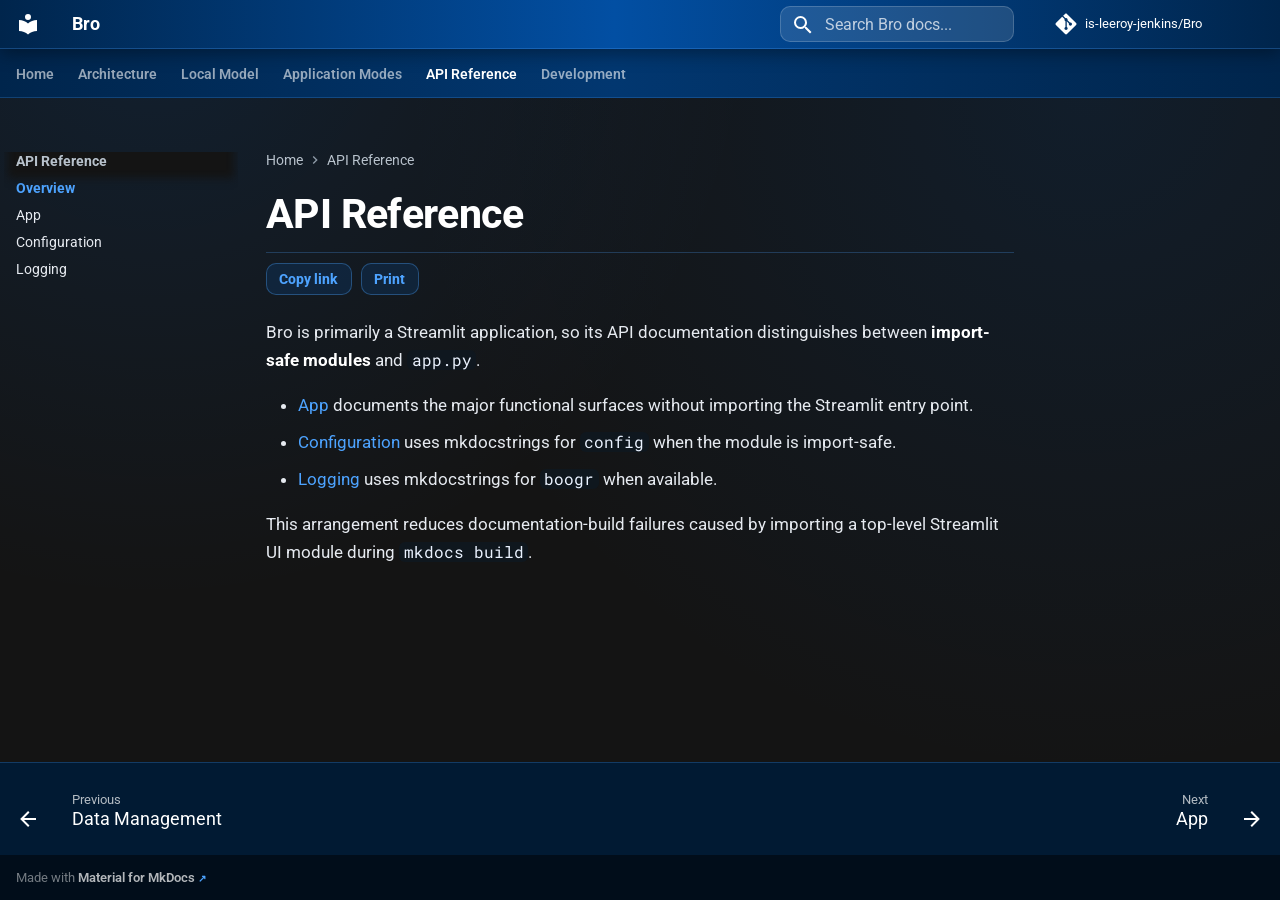
<file: api/index.html>
<!doctype html>
<html lang="en" class="no-js">
  <head>
    
      <meta charset="utf-8">
      <meta name="viewport" content="width=device-width,initial-scale=1">
      
        <meta name="description" content="Local-first Gemma 3 text, vision, retrieval, prompt-engineering, semantic-search, and SQLite data-management application.">
      
      
        <meta name="author" content="Terry D. Eppler">
      
      
        <link rel="canonical" href="https://is-leeroy-jenkins.github.io/Bro/api/">
      
      
        <link rel="prev" href="../data-management/">
      
      
        <link rel="next" href="app/">
      
      
        
      
      
      <link rel="icon" href="../assets/images/favicon.png">
      <meta name="generator" content="mkdocs-1.6.1, mkdocs-material-9.7.6">
    
    
      
        <title>Overview - Bro</title>
      
    
    
      <link rel="stylesheet" href="../assets/stylesheets/main.484c7ddc.min.css">
      
        
        <link rel="stylesheet" href="../assets/stylesheets/palette.ab4e12ef.min.css">
      
      


    
    
      
    
    
      
        
        
        <link rel="preconnect" href="https://fonts.gstatic.com" crossorigin>
        <link rel="stylesheet" href="https://fonts.googleapis.com/css?family=Roboto:300,300i,400,400i,700,700i%7CRoboto+Mono:400,400i,700,700i&display=fallback">
        <style>:root{--md-text-font:"Roboto";--md-code-font:"Roboto Mono"}</style>
      
    
    
      <link rel="stylesheet" href="../assets/_mkdocstrings.css">
    
      <link rel="stylesheet" href="../assets/css/bro.css">
    
    <script>__md_scope=new URL("..",location),__md_hash=e=>[...e].reduce(((e,_)=>(e<<5)-e+_.charCodeAt(0)),0),__md_get=(e,_=localStorage,t=__md_scope)=>JSON.parse(_.getItem(t.pathname+"."+e)),__md_set=(e,_,t=localStorage,a=__md_scope)=>{try{t.setItem(a.pathname+"."+e,JSON.stringify(_))}catch(e){}}</script>
    
      

    
    
  </head>
  
  
    
    
      
    
    
    
    
    <body dir="ltr" data-md-color-scheme="slate" data-md-color-primary="blue" data-md-color-accent="light-blue">
  
    
    <input class="md-toggle" data-md-toggle="drawer" type="checkbox" id="__drawer" autocomplete="off">
    <input class="md-toggle" data-md-toggle="search" type="checkbox" id="__search" autocomplete="off">
    <label class="md-overlay" for="__drawer"></label>
    <div data-md-component="skip">
      
        
        <a href="#api-reference" class="md-skip">
          Skip to content
        </a>
      
    </div>
    <div data-md-component="announce">
      
    </div>
    
    
      

<header class="md-header" data-md-component="header">
  <nav class="md-header__inner md-grid" aria-label="Header">
    <a href=".." title="Bro" class="md-header__button md-logo" aria-label="Bro" data-md-component="logo">
      
  
  <svg xmlns="http://www.w3.org/2000/svg" viewBox="0 0 24 24"><path d="M12 8a3 3 0 0 0 3-3 3 3 0 0 0-3-3 3 3 0 0 0-3 3 3 3 0 0 0 3 3m0 3.54C9.64 9.35 6.5 8 3 8v11c3.5 0 6.64 1.35 9 3.54 2.36-2.19 5.5-3.54 9-3.54V8c-3.5 0-6.64 1.35-9 3.54"/></svg>

    </a>
    <label class="md-header__button md-icon" for="__drawer">
      
      <svg xmlns="http://www.w3.org/2000/svg" viewBox="0 0 24 24"><path d="M3 6h18v2H3zm0 5h18v2H3zm0 5h18v2H3z"/></svg>
    </label>
    <div class="md-header__title" data-md-component="header-title">
      <div class="md-header__ellipsis">
        <div class="md-header__topic">
          <span class="md-ellipsis">
            Bro
          </span>
        </div>
        <div class="md-header__topic" data-md-component="header-topic">
          <span class="md-ellipsis">
            
              Overview
            
          </span>
        </div>
      </div>
    </div>
    
      
        <form class="md-header__option" data-md-component="palette">
  
    
    
    
    <input class="md-option" data-md-color-media="" data-md-color-scheme="slate" data-md-color-primary="blue" data-md-color-accent="light-blue"  aria-hidden="true"  type="radio" name="__palette" id="__palette_0">
    
  
</form>
      
    
    
      <script>var palette=__md_get("__palette");if(palette&&palette.color){if("(prefers-color-scheme)"===palette.color.media){var media=matchMedia("(prefers-color-scheme: light)"),input=document.querySelector(media.matches?"[data-md-color-media='(prefers-color-scheme: light)']":"[data-md-color-media='(prefers-color-scheme: dark)']");palette.color.media=input.getAttribute("data-md-color-media"),palette.color.scheme=input.getAttribute("data-md-color-scheme"),palette.color.primary=input.getAttribute("data-md-color-primary"),palette.color.accent=input.getAttribute("data-md-color-accent")}for(var[key,value]of Object.entries(palette.color))document.body.setAttribute("data-md-color-"+key,value)}</script>
    
    
    
      
      
        <label class="md-header__button md-icon" for="__search">
          
          <svg xmlns="http://www.w3.org/2000/svg" viewBox="0 0 24 24"><path d="M9.5 3A6.5 6.5 0 0 1 16 9.5c0 1.61-.59 3.09-1.56 4.23l.27.27h.79l5 5-1.5 1.5-5-5v-.79l-.27-.27A6.52 6.52 0 0 1 9.5 16 6.5 6.5 0 0 1 3 9.5 6.5 6.5 0 0 1 9.5 3m0 2C7 5 5 7 5 9.5S7 14 9.5 14 14 12 14 9.5 12 5 9.5 5"/></svg>
        </label>
        <div class="md-search" data-md-component="search" role="dialog">
  <label class="md-search__overlay" for="__search"></label>
  <div class="md-search__inner" role="search">
    <form class="md-search__form" name="search">
      <input type="text" class="md-search__input" name="query" aria-label="Search" placeholder="Search" autocapitalize="off" autocorrect="off" autocomplete="off" spellcheck="false" data-md-component="search-query" required>
      <label class="md-search__icon md-icon" for="__search">
        
        <svg xmlns="http://www.w3.org/2000/svg" viewBox="0 0 24 24"><path d="M9.5 3A6.5 6.5 0 0 1 16 9.5c0 1.61-.59 3.09-1.56 4.23l.27.27h.79l5 5-1.5 1.5-5-5v-.79l-.27-.27A6.52 6.52 0 0 1 9.5 16 6.5 6.5 0 0 1 3 9.5 6.5 6.5 0 0 1 9.5 3m0 2C7 5 5 7 5 9.5S7 14 9.5 14 14 12 14 9.5 12 5 9.5 5"/></svg>
        
        <svg xmlns="http://www.w3.org/2000/svg" viewBox="0 0 24 24"><path d="M20 11v2H8l5.5 5.5-1.42 1.42L4.16 12l7.92-7.92L13.5 5.5 8 11z"/></svg>
      </label>
      <nav class="md-search__options" aria-label="Search">
        
          <a href="javascript:void(0)" class="md-search__icon md-icon" title="Share" aria-label="Share" data-clipboard data-clipboard-text="" data-md-component="search-share" tabindex="-1">
            
            <svg xmlns="http://www.w3.org/2000/svg" viewBox="0 0 24 24"><path d="M18 16.08c-.76 0-1.44.3-1.96.77L8.91 12.7c.05-.23.09-.46.09-.7s-.04-.47-.09-.7l7.05-4.11c.54.5 1.25.81 2.04.81a3 3 0 0 0 3-3 3 3 0 0 0-3-3 3 3 0 0 0-3 3c0 .24.04.47.09.7L8.04 9.81C7.5 9.31 6.79 9 6 9a3 3 0 0 0-3 3 3 3 0 0 0 3 3c.79 0 1.5-.31 2.04-.81l7.12 4.15c-.05.21-.08.43-.08.66 0 1.61 1.31 2.91 2.92 2.91s2.92-1.3 2.92-2.91A2.92 2.92 0 0 0 18 16.08"/></svg>
          </a>
        
        <button type="reset" class="md-search__icon md-icon" title="Clear" aria-label="Clear" tabindex="-1">
          
          <svg xmlns="http://www.w3.org/2000/svg" viewBox="0 0 24 24"><path d="M19 6.41 17.59 5 12 10.59 6.41 5 5 6.41 10.59 12 5 17.59 6.41 19 12 13.41 17.59 19 19 17.59 13.41 12z"/></svg>
        </button>
      </nav>
      
        <div class="md-search__suggest" data-md-component="search-suggest"></div>
      
    </form>
    <div class="md-search__output">
      <div class="md-search__scrollwrap" tabindex="0" data-md-scrollfix>
        <div class="md-search-result" data-md-component="search-result">
          <div class="md-search-result__meta">
            Initializing search
          </div>
          <ol class="md-search-result__list" role="presentation"></ol>
        </div>
      </div>
    </div>
  </div>
</div>
      
    
    
      <div class="md-header__source">
        <a href="https://github.com/is-leeroy-jenkins/Bro" title="Go to repository" class="md-source" data-md-component="source">
  <div class="md-source__icon md-icon">
    
    <svg xmlns="http://www.w3.org/2000/svg" viewBox="0 0 448 512"><!--! Font Awesome Free 7.1.0 by @fontawesome - https://fontawesome.com License - https://fontawesome.com/license/free (Icons: CC BY 4.0, Fonts: SIL OFL 1.1, Code: MIT License) Copyright 2025 Fonticons, Inc.--><path d="M439.6 236.1 244 40.5c-5.4-5.5-12.8-8.5-20.4-8.5s-15 3-20.4 8.4L162.5 81l51.5 51.5c27.1-9.1 52.7 16.8 43.4 43.7l49.7 49.7c34.2-11.8 61.2 31 35.5 56.7-26.5 26.5-70.2-2.9-56-37.3L240.3 199v121.9c25.3 12.5 22.3 41.8 9.1 55-6.4 6.4-15.2 10.1-24.3 10.1s-17.8-3.6-24.3-10.1c-17.6-17.6-11.1-46.9 11.2-56v-123c-20.8-8.5-24.6-30.7-18.6-45L142.6 101 8.5 235.1C3 240.6 0 247.9 0 255.5s3 15 8.5 20.4l195.6 195.7c5.4 5.4 12.7 8.4 20.4 8.4s15-3 20.4-8.4l194.7-194.7c5.4-5.4 8.4-12.8 8.4-20.4s-3-15-8.4-20.4"/></svg>
  </div>
  <div class="md-source__repository">
    is-leeroy-jenkins/Bro
  </div>
</a>
      </div>
    
  </nav>
  
</header>
    
    <div class="md-container" data-md-component="container">
      
      
        
          
            
<nav class="md-tabs" aria-label="Tabs" data-md-component="tabs">
  <div class="md-grid">
    <ul class="md-tabs__list">
      
        
  
  
  
  
    <li class="md-tabs__item">
      <a href=".." class="md-tabs__link">
        
  
  
    
  
  Home

      </a>
    </li>
  

      
        
  
  
  
  
    <li class="md-tabs__item">
      <a href="../architecture/" class="md-tabs__link">
        
  
  
    
  
  Architecture

      </a>
    </li>
  

      
        
  
  
  
  
    <li class="md-tabs__item">
      <a href="../local-model/" class="md-tabs__link">
        
  
  
    
  
  Local Model

      </a>
    </li>
  

      
        
  
  
  
  
    
    
      <li class="md-tabs__item">
        <a href="../text-generation/" class="md-tabs__link">
          
  
  
  Application Modes

        </a>
      </li>
    
  

      
        
  
  
  
    
  
  
    
    
      <li class="md-tabs__item md-tabs__item--active">
        <a href="./" class="md-tabs__link">
          
  
  
  API Reference

        </a>
      </li>
    
  

      
        
  
  
  
  
    <li class="md-tabs__item">
      <a href="../development/" class="md-tabs__link">
        
  
  
    
  
  Development

      </a>
    </li>
  

      
    </ul>
  </div>
</nav>
          
        
      
      <main class="md-main" data-md-component="main">
        <div class="md-main__inner md-grid">
          
            
              
              <div class="md-sidebar md-sidebar--primary" data-md-component="sidebar" data-md-type="navigation" >
                <div class="md-sidebar__scrollwrap">
                  <div class="md-sidebar__inner">
                    


  


<nav class="md-nav md-nav--primary md-nav--lifted" aria-label="Navigation" data-md-level="0">
  <label class="md-nav__title" for="__drawer">
    <a href=".." title="Bro" class="md-nav__button md-logo" aria-label="Bro" data-md-component="logo">
      
  
  <svg xmlns="http://www.w3.org/2000/svg" viewBox="0 0 24 24"><path d="M12 8a3 3 0 0 0 3-3 3 3 0 0 0-3-3 3 3 0 0 0-3 3 3 3 0 0 0 3 3m0 3.54C9.64 9.35 6.5 8 3 8v11c3.5 0 6.64 1.35 9 3.54 2.36-2.19 5.5-3.54 9-3.54V8c-3.5 0-6.64 1.35-9 3.54"/></svg>

    </a>
    Bro
  </label>
  
    <div class="md-nav__source">
      <a href="https://github.com/is-leeroy-jenkins/Bro" title="Go to repository" class="md-source" data-md-component="source">
  <div class="md-source__icon md-icon">
    
    <svg xmlns="http://www.w3.org/2000/svg" viewBox="0 0 448 512"><!--! Font Awesome Free 7.1.0 by @fontawesome - https://fontawesome.com License - https://fontawesome.com/license/free (Icons: CC BY 4.0, Fonts: SIL OFL 1.1, Code: MIT License) Copyright 2025 Fonticons, Inc.--><path d="M439.6 236.1 244 40.5c-5.4-5.5-12.8-8.5-20.4-8.5s-15 3-20.4 8.4L162.5 81l51.5 51.5c27.1-9.1 52.7 16.8 43.4 43.7l49.7 49.7c34.2-11.8 61.2 31 35.5 56.7-26.5 26.5-70.2-2.9-56-37.3L240.3 199v121.9c25.3 12.5 22.3 41.8 9.1 55-6.4 6.4-15.2 10.1-24.3 10.1s-17.8-3.6-24.3-10.1c-17.6-17.6-11.1-46.9 11.2-56v-123c-20.8-8.5-24.6-30.7-18.6-45L142.6 101 8.5 235.1C3 240.6 0 247.9 0 255.5s3 15 8.5 20.4l195.6 195.7c5.4 5.4 12.7 8.4 20.4 8.4s15-3 20.4-8.4l194.7-194.7c5.4-5.4 8.4-12.8 8.4-20.4s-3-15-8.4-20.4"/></svg>
  </div>
  <div class="md-source__repository">
    is-leeroy-jenkins/Bro
  </div>
</a>
    </div>
  
  <ul class="md-nav__list" data-md-scrollfix>
    
      
      
  
  
  
  
    <li class="md-nav__item">
      <a href=".." class="md-nav__link">
        
  
  
  <span class="md-ellipsis">
    
  
    Home
  

    
  </span>
  
  

      </a>
    </li>
  

    
      
      
  
  
  
  
    <li class="md-nav__item">
      <a href="../architecture/" class="md-nav__link">
        
  
  
  <span class="md-ellipsis">
    
  
    Architecture
  

    
  </span>
  
  

      </a>
    </li>
  

    
      
      
  
  
  
  
    <li class="md-nav__item">
      <a href="../local-model/" class="md-nav__link">
        
  
  
  <span class="md-ellipsis">
    
  
    Local Model
  

    
  </span>
  
  

      </a>
    </li>
  

    
      
      
  
  
  
  
    
    
    
    
      
      
        
      
    
    
    <li class="md-nav__item md-nav__item--nested">
      
        
        
          
        
        <input class="md-nav__toggle md-toggle md-toggle--indeterminate" type="checkbox" id="__nav_4" >
        
          
          <label class="md-nav__link" for="__nav_4" id="__nav_4_label" tabindex="0">
            
  
  
  <span class="md-ellipsis">
    
  
    Application Modes
  

    
  </span>
  
  

            <span class="md-nav__icon md-icon"></span>
          </label>
        
        <nav class="md-nav" data-md-level="1" aria-labelledby="__nav_4_label" aria-expanded="false">
          <label class="md-nav__title" for="__nav_4">
            <span class="md-nav__icon md-icon"></span>
            
  
    Application Modes
  

          </label>
          <ul class="md-nav__list" data-md-scrollfix>
            
              
                
  
  
  
  
    <li class="md-nav__item">
      <a href="../text-generation/" class="md-nav__link">
        
  
  
  <span class="md-ellipsis">
    
  
    Text Generation
  

    
  </span>
  
  

      </a>
    </li>
  

              
            
              
                
  
  
  
  
    <li class="md-nav__item">
      <a href="../image-to-text/" class="md-nav__link">
        
  
  
  <span class="md-ellipsis">
    
  
    Image to Text
  

    
  </span>
  
  

      </a>
    </li>
  

              
            
              
                
  
  
  
  
    <li class="md-nav__item">
      <a href="../document-qna/" class="md-nav__link">
        
  
  
  <span class="md-ellipsis">
    
  
    Document Q&A
  

    
  </span>
  
  

      </a>
    </li>
  

              
            
              
                
  
  
  
  
    <li class="md-nav__item">
      <a href="../semantic-search/" class="md-nav__link">
        
  
  
  <span class="md-ellipsis">
    
  
    Semantic Search
  

    
  </span>
  
  

      </a>
    </li>
  

              
            
              
                
  
  
  
  
    <li class="md-nav__item">
      <a href="../prompt-engineering/" class="md-nav__link">
        
  
  
  <span class="md-ellipsis">
    
  
    Prompt Engineering
  

    
  </span>
  
  

      </a>
    </li>
  

              
            
              
                
  
  
  
  
    <li class="md-nav__item">
      <a href="../data-management/" class="md-nav__link">
        
  
  
  <span class="md-ellipsis">
    
  
    Data Management
  

    
  </span>
  
  

      </a>
    </li>
  

              
            
          </ul>
        </nav>
      
    </li>
  

    
      
      
  
  
    
  
  
  
    
    
    
    
      
        
        
      
      
        
      
    
    
    <li class="md-nav__item md-nav__item--active md-nav__item--section md-nav__item--nested">
      
        
        
        <input class="md-nav__toggle md-toggle " type="checkbox" id="__nav_5" checked>
        
          
          <label class="md-nav__link" for="__nav_5" id="__nav_5_label" tabindex="">
            
  
  
  <span class="md-ellipsis">
    
  
    API Reference
  

    
  </span>
  
  

            <span class="md-nav__icon md-icon"></span>
          </label>
        
        <nav class="md-nav" data-md-level="1" aria-labelledby="__nav_5_label" aria-expanded="true">
          <label class="md-nav__title" for="__nav_5">
            <span class="md-nav__icon md-icon"></span>
            
  
    API Reference
  

          </label>
          <ul class="md-nav__list" data-md-scrollfix>
            
              
                
  
  
    
  
  
  
    <li class="md-nav__item md-nav__item--active">
      
      <input class="md-nav__toggle md-toggle" type="checkbox" id="__toc">
      
      
        
      
      
      <a href="./" class="md-nav__link md-nav__link--active">
        
  
  
  <span class="md-ellipsis">
    
  
    Overview
  

    
  </span>
  
  

      </a>
      
    </li>
  

              
            
              
                
  
  
  
  
    <li class="md-nav__item">
      <a href="app/" class="md-nav__link">
        
  
  
  <span class="md-ellipsis">
    
  
    App
  

    
  </span>
  
  

      </a>
    </li>
  

              
            
              
                
  
  
  
  
    <li class="md-nav__item">
      <a href="config/" class="md-nav__link">
        
  
  
  <span class="md-ellipsis">
    
  
    Configuration
  

    
  </span>
  
  

      </a>
    </li>
  

              
            
              
                
  
  
  
  
    <li class="md-nav__item">
      <a href="boogr/" class="md-nav__link">
        
  
  
  <span class="md-ellipsis">
    
  
    Logging
  

    
  </span>
  
  

      </a>
    </li>
  

              
            
          </ul>
        </nav>
      
    </li>
  

    
      
      
  
  
  
  
    <li class="md-nav__item">
      <a href="../development/" class="md-nav__link">
        
  
  
  <span class="md-ellipsis">
    
  
    Development
  

    
  </span>
  
  

      </a>
    </li>
  

    
  </ul>
</nav>
                  </div>
                </div>
              </div>
            
            
              
              <div class="md-sidebar md-sidebar--secondary" data-md-component="sidebar" data-md-type="toc" >
                <div class="md-sidebar__scrollwrap">
                  <div class="md-sidebar__inner">
                    

<nav class="md-nav md-nav--secondary" aria-label="Table of contents">
  
  
  
    
  
  
</nav>
                  </div>
                </div>
              </div>
            
          
          
            <div class="md-content" data-md-component="content">
              
                



  


  <nav class="md-path" aria-label="Navigation" >
    <ol class="md-path__list">
      
        
  
  
    <li class="md-path__item">
      <a href=".." class="md-path__link">
        
  <span class="md-ellipsis">
    Home
  </span>

      </a>
    </li>
  

      
      
        
  
  
    
    
      <li class="md-path__item">
        <a href="./" class="md-path__link">
          
  <span class="md-ellipsis">
    API Reference
  </span>

        </a>
      </li>
    
  

      
    </ol>
  </nav>

              
              <article class="md-content__inner md-typeset">
                
                  


  
  


<h1 id="api-reference">API Reference<a class="headerlink" href="#api-reference" title="Permanent link">&para;</a></h1>
<p>Bro is primarily a Streamlit application, so its API documentation distinguishes between
<strong>import-safe modules</strong> and <code>app.py</code>.</p>
<ul>
<li><a href="app/">App</a> documents the major functional surfaces without importing the Streamlit entry point.</li>
<li><a href="config/">Configuration</a> uses mkdocstrings for <code>config</code> when the module is import-safe.</li>
<li><a href="boogr/">Logging</a> uses mkdocstrings for <code>boogr</code> when available.</li>
</ul>
<p>This arrangement reduces documentation-build failures caused by importing a top-level Streamlit UI
module during <code>mkdocs build</code>.</p>












                
              </article>
            </div>
          
          
  <script>var tabs=__md_get("__tabs");if(Array.isArray(tabs))e:for(var set of document.querySelectorAll(".tabbed-set")){var labels=set.querySelector(".tabbed-labels");for(var tab of tabs)for(var label of labels.getElementsByTagName("label"))if(label.innerText.trim()===tab){var input=document.getElementById(label.htmlFor);input.checked=!0;continue e}}</script>

<script>var target=document.getElementById(location.hash.slice(1));target&&target.name&&(target.checked=target.name.startsWith("__tabbed_"))</script>
        </div>
        
          <button type="button" class="md-top md-icon" data-md-component="top" hidden>
  
  <svg xmlns="http://www.w3.org/2000/svg" viewBox="0 0 24 24"><path d="M13 20h-2V8l-5.5 5.5-1.42-1.42L12 4.16l7.92 7.92-1.42 1.42L13 8z"/></svg>
  Back to top
</button>
        
      </main>
      
        <footer class="md-footer">
  
    
      
      <nav class="md-footer__inner md-grid" aria-label="Footer" >
        
          
          <a href="../data-management/" class="md-footer__link md-footer__link--prev" aria-label="Previous: Data Management">
            <div class="md-footer__button md-icon">
              
              <svg xmlns="http://www.w3.org/2000/svg" viewBox="0 0 24 24"><path d="M20 11v2H8l5.5 5.5-1.42 1.42L4.16 12l7.92-7.92L13.5 5.5 8 11z"/></svg>
            </div>
            <div class="md-footer__title">
              <span class="md-footer__direction">
                Previous
              </span>
              <div class="md-ellipsis">
                Data Management
              </div>
            </div>
          </a>
        
        
          
          <a href="app/" class="md-footer__link md-footer__link--next" aria-label="Next: App">
            <div class="md-footer__title">
              <span class="md-footer__direction">
                Next
              </span>
              <div class="md-ellipsis">
                App
              </div>
            </div>
            <div class="md-footer__button md-icon">
              
              <svg xmlns="http://www.w3.org/2000/svg" viewBox="0 0 24 24"><path d="M4 11v2h12l-5.5 5.5 1.42 1.42L19.84 12l-7.92-7.92L10.5 5.5 16 11z"/></svg>
            </div>
          </a>
        
      </nav>
    
  
  <div class="md-footer-meta md-typeset">
    <div class="md-footer-meta__inner md-grid">
      <div class="md-copyright">
  
  
    Made with
    <a href="https://squidfunk.github.io/mkdocs-material/" target="_blank" rel="noopener">
      Material for MkDocs
    </a>
  
</div>
      
    </div>
  </div>
</footer>
      
    </div>
    <div class="md-dialog" data-md-component="dialog">
      <div class="md-dialog__inner md-typeset"></div>
    </div>
    
    
    
      
      
      <script id="__config" type="application/json">{"annotate": null, "base": "..", "features": ["navigation.instant", "navigation.tracking", "navigation.tabs", "navigation.sections", "navigation.expand", "navigation.path", "navigation.top", "navigation.footer", "toc.follow", "search.suggest", "search.highlight", "search.share", "content.code.copy", "content.code.select", "content.tabs.link"], "search": "../assets/javascripts/workers/search.2c215733.min.js", "tags": null, "translations": {"clipboard.copied": "Copied to clipboard", "clipboard.copy": "Copy to clipboard", "search.result.more.one": "1 more on this page", "search.result.more.other": "# more on this page", "search.result.none": "No matching documents", "search.result.one": "1 matching document", "search.result.other": "# matching documents", "search.result.placeholder": "Type to start searching", "search.result.term.missing": "Missing", "select.version": "Select version"}, "version": null}</script>
    
    
      <script src="../assets/javascripts/bundle.79ae519e.min.js"></script>
      
        <script src="../assets/js/bro.js"></script>
      
    
  </body>
</html>
</file>
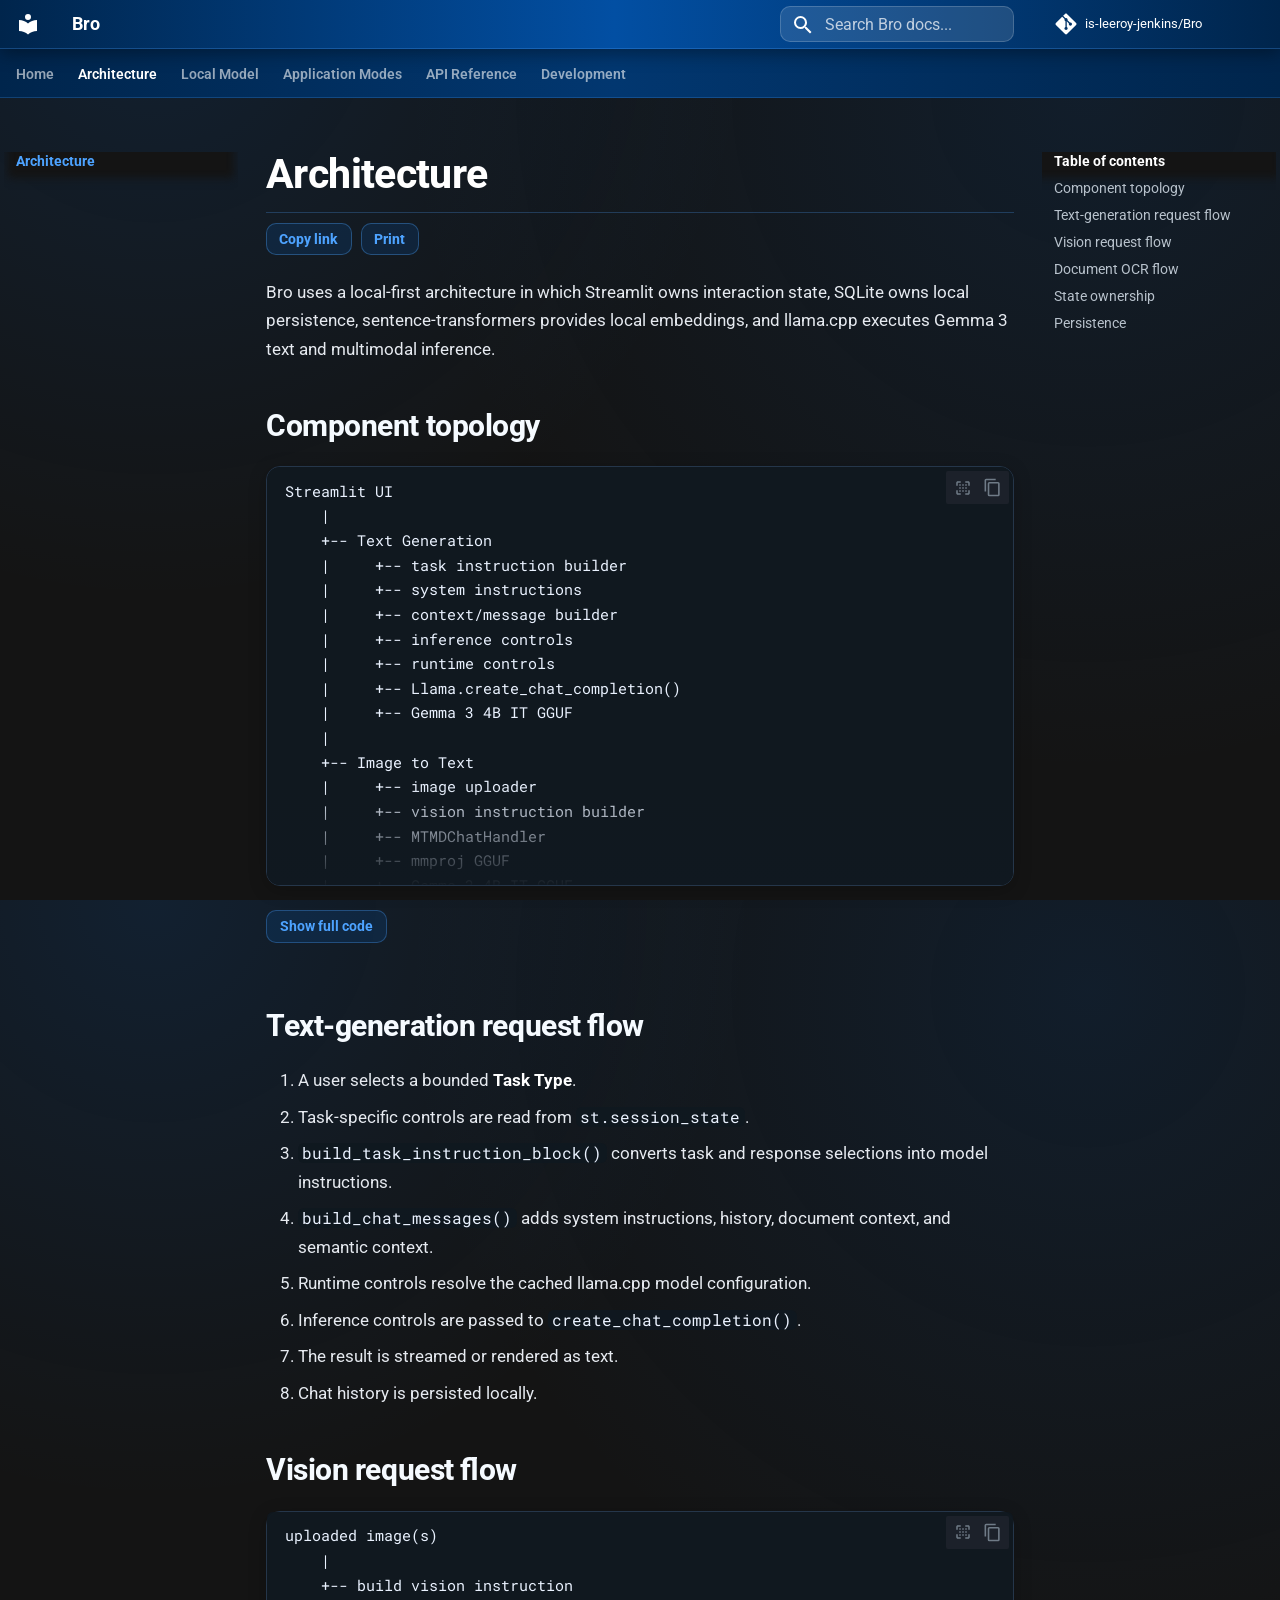
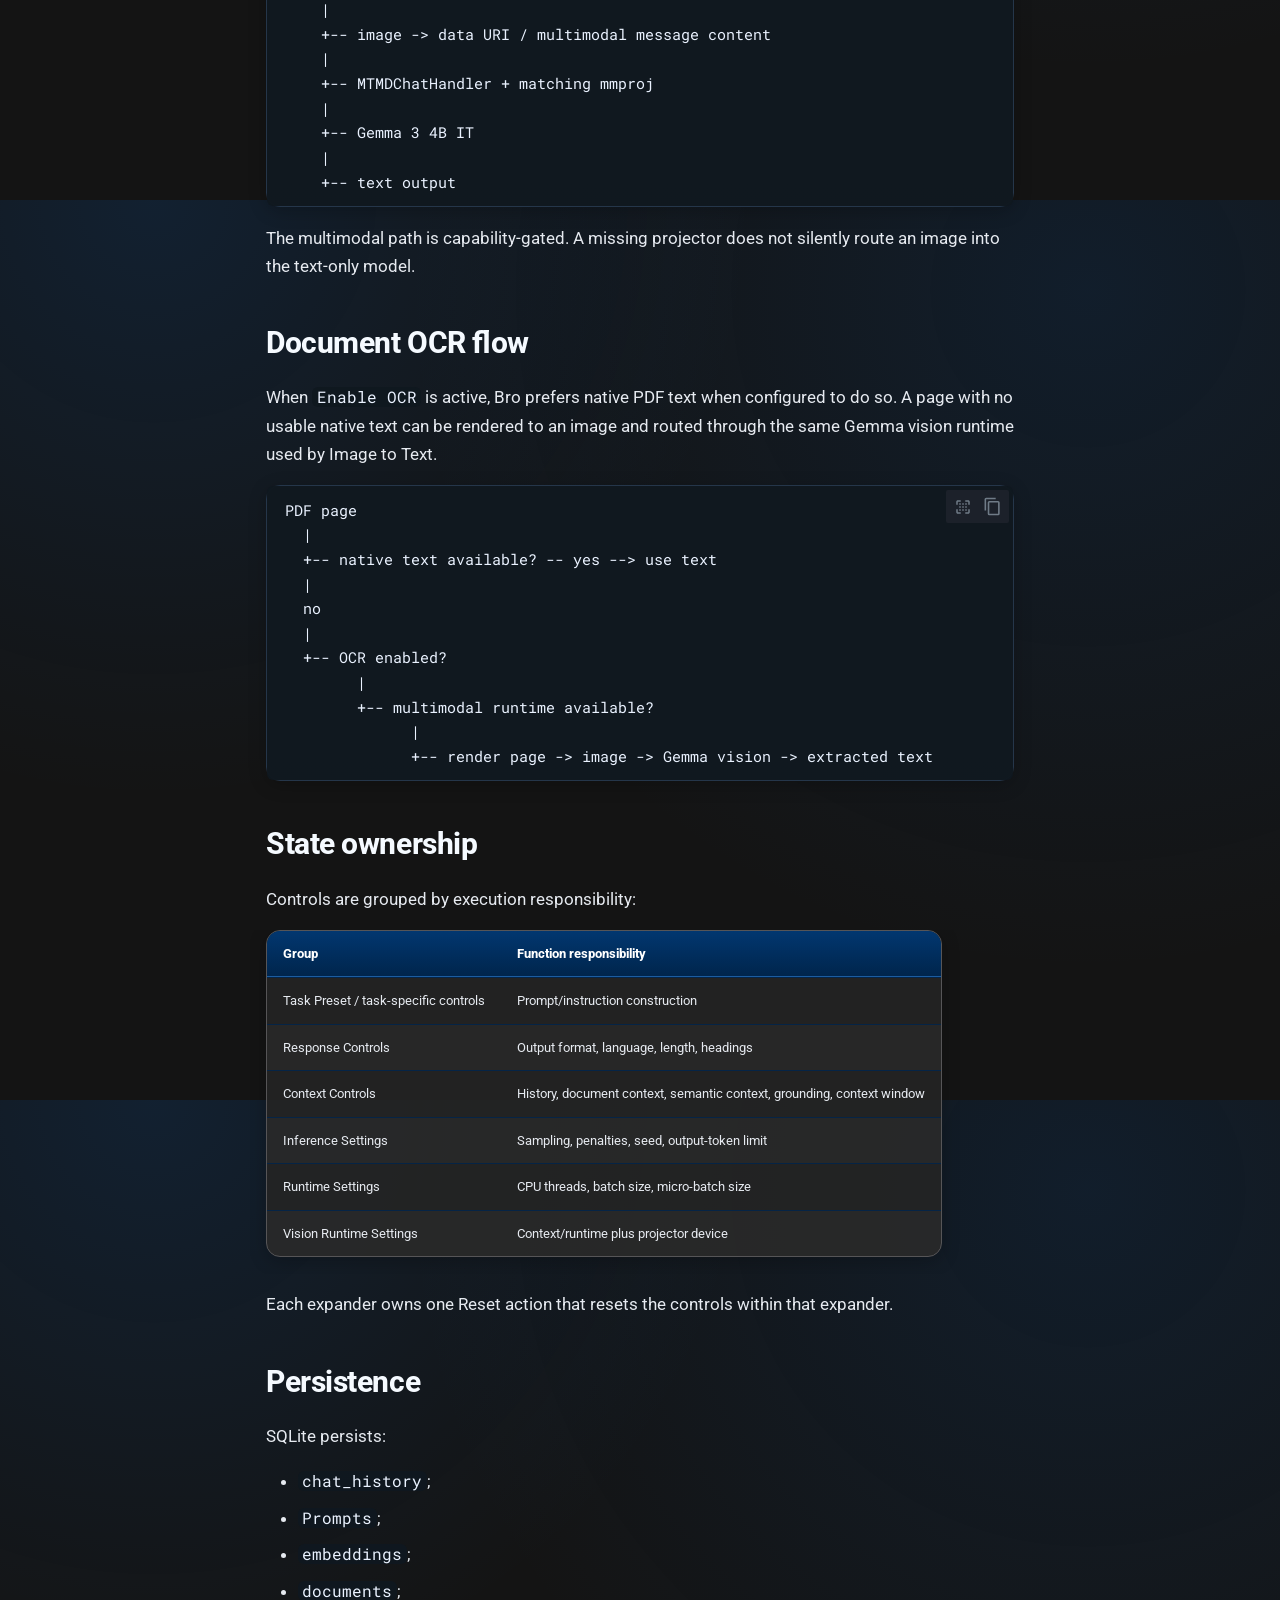
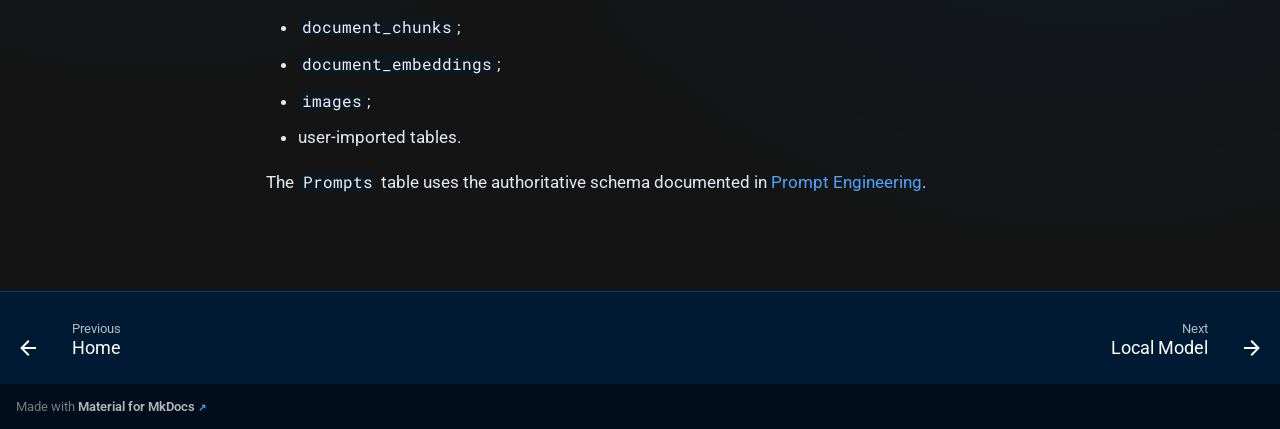
<file: architecture/index.html>
<!doctype html>
<html lang="en" class="no-js">
  <head>
    
      <meta charset="utf-8">
      <meta name="viewport" content="width=device-width,initial-scale=1">
      
        <meta name="description" content="Local-first Gemma 3 text, vision, retrieval, prompt-engineering, semantic-search, and SQLite data-management application.">
      
      
        <meta name="author" content="Terry D. Eppler">
      
      
        <link rel="canonical" href="https://is-leeroy-jenkins.github.io/Bro/architecture/">
      
      
        <link rel="prev" href="..">
      
      
        <link rel="next" href="../local-model/">
      
      
        
      
      
      <link rel="icon" href="../assets/images/favicon.png">
      <meta name="generator" content="mkdocs-1.6.1, mkdocs-material-9.7.6">
    
    
      
        <title>Architecture - Bro</title>
      
    
    
      <link rel="stylesheet" href="../assets/stylesheets/main.484c7ddc.min.css">
      
        
        <link rel="stylesheet" href="../assets/stylesheets/palette.ab4e12ef.min.css">
      
      


    
    
      
    
    
      
        
        
        <link rel="preconnect" href="https://fonts.gstatic.com" crossorigin>
        <link rel="stylesheet" href="https://fonts.googleapis.com/css?family=Roboto:300,300i,400,400i,700,700i%7CRoboto+Mono:400,400i,700,700i&display=fallback">
        <style>:root{--md-text-font:"Roboto";--md-code-font:"Roboto Mono"}</style>
      
    
    
      <link rel="stylesheet" href="../assets/_mkdocstrings.css">
    
      <link rel="stylesheet" href="../assets/css/bro.css">
    
    <script>__md_scope=new URL("..",location),__md_hash=e=>[...e].reduce(((e,_)=>(e<<5)-e+_.charCodeAt(0)),0),__md_get=(e,_=localStorage,t=__md_scope)=>JSON.parse(_.getItem(t.pathname+"."+e)),__md_set=(e,_,t=localStorage,a=__md_scope)=>{try{t.setItem(a.pathname+"."+e,JSON.stringify(_))}catch(e){}}</script>
    
      

    
    
  </head>
  
  
    
    
      
    
    
    
    
    <body dir="ltr" data-md-color-scheme="slate" data-md-color-primary="blue" data-md-color-accent="light-blue">
  
    
    <input class="md-toggle" data-md-toggle="drawer" type="checkbox" id="__drawer" autocomplete="off">
    <input class="md-toggle" data-md-toggle="search" type="checkbox" id="__search" autocomplete="off">
    <label class="md-overlay" for="__drawer"></label>
    <div data-md-component="skip">
      
        
        <a href="#architecture" class="md-skip">
          Skip to content
        </a>
      
    </div>
    <div data-md-component="announce">
      
    </div>
    
    
      

<header class="md-header" data-md-component="header">
  <nav class="md-header__inner md-grid" aria-label="Header">
    <a href=".." title="Bro" class="md-header__button md-logo" aria-label="Bro" data-md-component="logo">
      
  
  <svg xmlns="http://www.w3.org/2000/svg" viewBox="0 0 24 24"><path d="M12 8a3 3 0 0 0 3-3 3 3 0 0 0-3-3 3 3 0 0 0-3 3 3 3 0 0 0 3 3m0 3.54C9.64 9.35 6.5 8 3 8v11c3.5 0 6.64 1.35 9 3.54 2.36-2.19 5.5-3.54 9-3.54V8c-3.5 0-6.64 1.35-9 3.54"/></svg>

    </a>
    <label class="md-header__button md-icon" for="__drawer">
      
      <svg xmlns="http://www.w3.org/2000/svg" viewBox="0 0 24 24"><path d="M3 6h18v2H3zm0 5h18v2H3zm0 5h18v2H3z"/></svg>
    </label>
    <div class="md-header__title" data-md-component="header-title">
      <div class="md-header__ellipsis">
        <div class="md-header__topic">
          <span class="md-ellipsis">
            Bro
          </span>
        </div>
        <div class="md-header__topic" data-md-component="header-topic">
          <span class="md-ellipsis">
            
              Architecture
            
          </span>
        </div>
      </div>
    </div>
    
      
        <form class="md-header__option" data-md-component="palette">
  
    
    
    
    <input class="md-option" data-md-color-media="" data-md-color-scheme="slate" data-md-color-primary="blue" data-md-color-accent="light-blue"  aria-hidden="true"  type="radio" name="__palette" id="__palette_0">
    
  
</form>
      
    
    
      <script>var palette=__md_get("__palette");if(palette&&palette.color){if("(prefers-color-scheme)"===palette.color.media){var media=matchMedia("(prefers-color-scheme: light)"),input=document.querySelector(media.matches?"[data-md-color-media='(prefers-color-scheme: light)']":"[data-md-color-media='(prefers-color-scheme: dark)']");palette.color.media=input.getAttribute("data-md-color-media"),palette.color.scheme=input.getAttribute("data-md-color-scheme"),palette.color.primary=input.getAttribute("data-md-color-primary"),palette.color.accent=input.getAttribute("data-md-color-accent")}for(var[key,value]of Object.entries(palette.color))document.body.setAttribute("data-md-color-"+key,value)}</script>
    
    
    
      
      
        <label class="md-header__button md-icon" for="__search">
          
          <svg xmlns="http://www.w3.org/2000/svg" viewBox="0 0 24 24"><path d="M9.5 3A6.5 6.5 0 0 1 16 9.5c0 1.61-.59 3.09-1.56 4.23l.27.27h.79l5 5-1.5 1.5-5-5v-.79l-.27-.27A6.52 6.52 0 0 1 9.5 16 6.5 6.5 0 0 1 3 9.5 6.5 6.5 0 0 1 9.5 3m0 2C7 5 5 7 5 9.5S7 14 9.5 14 14 12 14 9.5 12 5 9.5 5"/></svg>
        </label>
        <div class="md-search" data-md-component="search" role="dialog">
  <label class="md-search__overlay" for="__search"></label>
  <div class="md-search__inner" role="search">
    <form class="md-search__form" name="search">
      <input type="text" class="md-search__input" name="query" aria-label="Search" placeholder="Search" autocapitalize="off" autocorrect="off" autocomplete="off" spellcheck="false" data-md-component="search-query" required>
      <label class="md-search__icon md-icon" for="__search">
        
        <svg xmlns="http://www.w3.org/2000/svg" viewBox="0 0 24 24"><path d="M9.5 3A6.5 6.5 0 0 1 16 9.5c0 1.61-.59 3.09-1.56 4.23l.27.27h.79l5 5-1.5 1.5-5-5v-.79l-.27-.27A6.52 6.52 0 0 1 9.5 16 6.5 6.5 0 0 1 3 9.5 6.5 6.5 0 0 1 9.5 3m0 2C7 5 5 7 5 9.5S7 14 9.5 14 14 12 14 9.5 12 5 9.5 5"/></svg>
        
        <svg xmlns="http://www.w3.org/2000/svg" viewBox="0 0 24 24"><path d="M20 11v2H8l5.5 5.5-1.42 1.42L4.16 12l7.92-7.92L13.5 5.5 8 11z"/></svg>
      </label>
      <nav class="md-search__options" aria-label="Search">
        
          <a href="javascript:void(0)" class="md-search__icon md-icon" title="Share" aria-label="Share" data-clipboard data-clipboard-text="" data-md-component="search-share" tabindex="-1">
            
            <svg xmlns="http://www.w3.org/2000/svg" viewBox="0 0 24 24"><path d="M18 16.08c-.76 0-1.44.3-1.96.77L8.91 12.7c.05-.23.09-.46.09-.7s-.04-.47-.09-.7l7.05-4.11c.54.5 1.25.81 2.04.81a3 3 0 0 0 3-3 3 3 0 0 0-3-3 3 3 0 0 0-3 3c0 .24.04.47.09.7L8.04 9.81C7.5 9.31 6.79 9 6 9a3 3 0 0 0-3 3 3 3 0 0 0 3 3c.79 0 1.5-.31 2.04-.81l7.12 4.15c-.05.21-.08.43-.08.66 0 1.61 1.31 2.91 2.92 2.91s2.92-1.3 2.92-2.91A2.92 2.92 0 0 0 18 16.08"/></svg>
          </a>
        
        <button type="reset" class="md-search__icon md-icon" title="Clear" aria-label="Clear" tabindex="-1">
          
          <svg xmlns="http://www.w3.org/2000/svg" viewBox="0 0 24 24"><path d="M19 6.41 17.59 5 12 10.59 6.41 5 5 6.41 10.59 12 5 17.59 6.41 19 12 13.41 17.59 19 19 17.59 13.41 12z"/></svg>
        </button>
      </nav>
      
        <div class="md-search__suggest" data-md-component="search-suggest"></div>
      
    </form>
    <div class="md-search__output">
      <div class="md-search__scrollwrap" tabindex="0" data-md-scrollfix>
        <div class="md-search-result" data-md-component="search-result">
          <div class="md-search-result__meta">
            Initializing search
          </div>
          <ol class="md-search-result__list" role="presentation"></ol>
        </div>
      </div>
    </div>
  </div>
</div>
      
    
    
      <div class="md-header__source">
        <a href="https://github.com/is-leeroy-jenkins/Bro" title="Go to repository" class="md-source" data-md-component="source">
  <div class="md-source__icon md-icon">
    
    <svg xmlns="http://www.w3.org/2000/svg" viewBox="0 0 448 512"><!--! Font Awesome Free 7.1.0 by @fontawesome - https://fontawesome.com License - https://fontawesome.com/license/free (Icons: CC BY 4.0, Fonts: SIL OFL 1.1, Code: MIT License) Copyright 2025 Fonticons, Inc.--><path d="M439.6 236.1 244 40.5c-5.4-5.5-12.8-8.5-20.4-8.5s-15 3-20.4 8.4L162.5 81l51.5 51.5c27.1-9.1 52.7 16.8 43.4 43.7l49.7 49.7c34.2-11.8 61.2 31 35.5 56.7-26.5 26.5-70.2-2.9-56-37.3L240.3 199v121.9c25.3 12.5 22.3 41.8 9.1 55-6.4 6.4-15.2 10.1-24.3 10.1s-17.8-3.6-24.3-10.1c-17.6-17.6-11.1-46.9 11.2-56v-123c-20.8-8.5-24.6-30.7-18.6-45L142.6 101 8.5 235.1C3 240.6 0 247.9 0 255.5s3 15 8.5 20.4l195.6 195.7c5.4 5.4 12.7 8.4 20.4 8.4s15-3 20.4-8.4l194.7-194.7c5.4-5.4 8.4-12.8 8.4-20.4s-3-15-8.4-20.4"/></svg>
  </div>
  <div class="md-source__repository">
    is-leeroy-jenkins/Bro
  </div>
</a>
      </div>
    
  </nav>
  
</header>
    
    <div class="md-container" data-md-component="container">
      
      
        
          
            
<nav class="md-tabs" aria-label="Tabs" data-md-component="tabs">
  <div class="md-grid">
    <ul class="md-tabs__list">
      
        
  
  
  
  
    <li class="md-tabs__item">
      <a href=".." class="md-tabs__link">
        
  
  
    
  
  Home

      </a>
    </li>
  

      
        
  
  
  
    
  
  
    <li class="md-tabs__item md-tabs__item--active">
      <a href="./" class="md-tabs__link">
        
  
  
    
  
  Architecture

      </a>
    </li>
  

      
        
  
  
  
  
    <li class="md-tabs__item">
      <a href="../local-model/" class="md-tabs__link">
        
  
  
    
  
  Local Model

      </a>
    </li>
  

      
        
  
  
  
  
    
    
      <li class="md-tabs__item">
        <a href="../text-generation/" class="md-tabs__link">
          
  
  
  Application Modes

        </a>
      </li>
    
  

      
        
  
  
  
  
    
    
      <li class="md-tabs__item">
        <a href="../api/" class="md-tabs__link">
          
  
  
  API Reference

        </a>
      </li>
    
  

      
        
  
  
  
  
    <li class="md-tabs__item">
      <a href="../development/" class="md-tabs__link">
        
  
  
    
  
  Development

      </a>
    </li>
  

      
    </ul>
  </div>
</nav>
          
        
      
      <main class="md-main" data-md-component="main">
        <div class="md-main__inner md-grid">
          
            
              
              <div class="md-sidebar md-sidebar--primary" data-md-component="sidebar" data-md-type="navigation" >
                <div class="md-sidebar__scrollwrap">
                  <div class="md-sidebar__inner">
                    


  


<nav class="md-nav md-nav--primary md-nav--lifted" aria-label="Navigation" data-md-level="0">
  <label class="md-nav__title" for="__drawer">
    <a href=".." title="Bro" class="md-nav__button md-logo" aria-label="Bro" data-md-component="logo">
      
  
  <svg xmlns="http://www.w3.org/2000/svg" viewBox="0 0 24 24"><path d="M12 8a3 3 0 0 0 3-3 3 3 0 0 0-3-3 3 3 0 0 0-3 3 3 3 0 0 0 3 3m0 3.54C9.64 9.35 6.5 8 3 8v11c3.5 0 6.64 1.35 9 3.54 2.36-2.19 5.5-3.54 9-3.54V8c-3.5 0-6.64 1.35-9 3.54"/></svg>

    </a>
    Bro
  </label>
  
    <div class="md-nav__source">
      <a href="https://github.com/is-leeroy-jenkins/Bro" title="Go to repository" class="md-source" data-md-component="source">
  <div class="md-source__icon md-icon">
    
    <svg xmlns="http://www.w3.org/2000/svg" viewBox="0 0 448 512"><!--! Font Awesome Free 7.1.0 by @fontawesome - https://fontawesome.com License - https://fontawesome.com/license/free (Icons: CC BY 4.0, Fonts: SIL OFL 1.1, Code: MIT License) Copyright 2025 Fonticons, Inc.--><path d="M439.6 236.1 244 40.5c-5.4-5.5-12.8-8.5-20.4-8.5s-15 3-20.4 8.4L162.5 81l51.5 51.5c27.1-9.1 52.7 16.8 43.4 43.7l49.7 49.7c34.2-11.8 61.2 31 35.5 56.7-26.5 26.5-70.2-2.9-56-37.3L240.3 199v121.9c25.3 12.5 22.3 41.8 9.1 55-6.4 6.4-15.2 10.1-24.3 10.1s-17.8-3.6-24.3-10.1c-17.6-17.6-11.1-46.9 11.2-56v-123c-20.8-8.5-24.6-30.7-18.6-45L142.6 101 8.5 235.1C3 240.6 0 247.9 0 255.5s3 15 8.5 20.4l195.6 195.7c5.4 5.4 12.7 8.4 20.4 8.4s15-3 20.4-8.4l194.7-194.7c5.4-5.4 8.4-12.8 8.4-20.4s-3-15-8.4-20.4"/></svg>
  </div>
  <div class="md-source__repository">
    is-leeroy-jenkins/Bro
  </div>
</a>
    </div>
  
  <ul class="md-nav__list" data-md-scrollfix>
    
      
      
  
  
  
  
    <li class="md-nav__item">
      <a href=".." class="md-nav__link">
        
  
  
  <span class="md-ellipsis">
    
  
    Home
  

    
  </span>
  
  

      </a>
    </li>
  

    
      
      
  
  
    
  
  
  
    <li class="md-nav__item md-nav__item--active">
      
      <input class="md-nav__toggle md-toggle" type="checkbox" id="__toc">
      
      
        
      
      
        <label class="md-nav__link md-nav__link--active" for="__toc">
          
  
  
  <span class="md-ellipsis">
    
  
    Architecture
  

    
  </span>
  
  

          <span class="md-nav__icon md-icon"></span>
        </label>
      
      <a href="./" class="md-nav__link md-nav__link--active">
        
  
  
  <span class="md-ellipsis">
    
  
    Architecture
  

    
  </span>
  
  

      </a>
      
        

<nav class="md-nav md-nav--secondary" aria-label="Table of contents">
  
  
  
    
  
  
    <label class="md-nav__title" for="__toc">
      <span class="md-nav__icon md-icon"></span>
      Table of contents
    </label>
    <ul class="md-nav__list" data-md-component="toc" data-md-scrollfix>
      
        <li class="md-nav__item">
  <a href="#component-topology" class="md-nav__link">
    <span class="md-ellipsis">
      
        Component topology
      
    </span>
  </a>
  
</li>
      
        <li class="md-nav__item">
  <a href="#text-generation-request-flow" class="md-nav__link">
    <span class="md-ellipsis">
      
        Text-generation request flow
      
    </span>
  </a>
  
</li>
      
        <li class="md-nav__item">
  <a href="#vision-request-flow" class="md-nav__link">
    <span class="md-ellipsis">
      
        Vision request flow
      
    </span>
  </a>
  
</li>
      
        <li class="md-nav__item">
  <a href="#document-ocr-flow" class="md-nav__link">
    <span class="md-ellipsis">
      
        Document OCR flow
      
    </span>
  </a>
  
</li>
      
        <li class="md-nav__item">
  <a href="#state-ownership" class="md-nav__link">
    <span class="md-ellipsis">
      
        State ownership
      
    </span>
  </a>
  
</li>
      
        <li class="md-nav__item">
  <a href="#persistence" class="md-nav__link">
    <span class="md-ellipsis">
      
        Persistence
      
    </span>
  </a>
  
</li>
      
    </ul>
  
</nav>
      
    </li>
  

    
      
      
  
  
  
  
    <li class="md-nav__item">
      <a href="../local-model/" class="md-nav__link">
        
  
  
  <span class="md-ellipsis">
    
  
    Local Model
  

    
  </span>
  
  

      </a>
    </li>
  

    
      
      
  
  
  
  
    
    
    
    
      
      
        
      
    
    
    <li class="md-nav__item md-nav__item--nested">
      
        
        
          
        
        <input class="md-nav__toggle md-toggle md-toggle--indeterminate" type="checkbox" id="__nav_4" >
        
          
          <label class="md-nav__link" for="__nav_4" id="__nav_4_label" tabindex="0">
            
  
  
  <span class="md-ellipsis">
    
  
    Application Modes
  

    
  </span>
  
  

            <span class="md-nav__icon md-icon"></span>
          </label>
        
        <nav class="md-nav" data-md-level="1" aria-labelledby="__nav_4_label" aria-expanded="false">
          <label class="md-nav__title" for="__nav_4">
            <span class="md-nav__icon md-icon"></span>
            
  
    Application Modes
  

          </label>
          <ul class="md-nav__list" data-md-scrollfix>
            
              
                
  
  
  
  
    <li class="md-nav__item">
      <a href="../text-generation/" class="md-nav__link">
        
  
  
  <span class="md-ellipsis">
    
  
    Text Generation
  

    
  </span>
  
  

      </a>
    </li>
  

              
            
              
                
  
  
  
  
    <li class="md-nav__item">
      <a href="../image-to-text/" class="md-nav__link">
        
  
  
  <span class="md-ellipsis">
    
  
    Image to Text
  

    
  </span>
  
  

      </a>
    </li>
  

              
            
              
                
  
  
  
  
    <li class="md-nav__item">
      <a href="../document-qna/" class="md-nav__link">
        
  
  
  <span class="md-ellipsis">
    
  
    Document Q&A
  

    
  </span>
  
  

      </a>
    </li>
  

              
            
              
                
  
  
  
  
    <li class="md-nav__item">
      <a href="../semantic-search/" class="md-nav__link">
        
  
  
  <span class="md-ellipsis">
    
  
    Semantic Search
  

    
  </span>
  
  

      </a>
    </li>
  

              
            
              
                
  
  
  
  
    <li class="md-nav__item">
      <a href="../prompt-engineering/" class="md-nav__link">
        
  
  
  <span class="md-ellipsis">
    
  
    Prompt Engineering
  

    
  </span>
  
  

      </a>
    </li>
  

              
            
              
                
  
  
  
  
    <li class="md-nav__item">
      <a href="../data-management/" class="md-nav__link">
        
  
  
  <span class="md-ellipsis">
    
  
    Data Management
  

    
  </span>
  
  

      </a>
    </li>
  

              
            
          </ul>
        </nav>
      
    </li>
  

    
      
      
  
  
  
  
    
    
    
    
      
      
        
      
    
    
    <li class="md-nav__item md-nav__item--nested">
      
        
        
          
        
        <input class="md-nav__toggle md-toggle md-toggle--indeterminate" type="checkbox" id="__nav_5" >
        
          
          <label class="md-nav__link" for="__nav_5" id="__nav_5_label" tabindex="0">
            
  
  
  <span class="md-ellipsis">
    
  
    API Reference
  

    
  </span>
  
  

            <span class="md-nav__icon md-icon"></span>
          </label>
        
        <nav class="md-nav" data-md-level="1" aria-labelledby="__nav_5_label" aria-expanded="false">
          <label class="md-nav__title" for="__nav_5">
            <span class="md-nav__icon md-icon"></span>
            
  
    API Reference
  

          </label>
          <ul class="md-nav__list" data-md-scrollfix>
            
              
                
  
  
  
  
    <li class="md-nav__item">
      <a href="../api/" class="md-nav__link">
        
  
  
  <span class="md-ellipsis">
    
  
    Overview
  

    
  </span>
  
  

      </a>
    </li>
  

              
            
              
                
  
  
  
  
    <li class="md-nav__item">
      <a href="../api/app/" class="md-nav__link">
        
  
  
  <span class="md-ellipsis">
    
  
    App
  

    
  </span>
  
  

      </a>
    </li>
  

              
            
              
                
  
  
  
  
    <li class="md-nav__item">
      <a href="../api/config/" class="md-nav__link">
        
  
  
  <span class="md-ellipsis">
    
  
    Configuration
  

    
  </span>
  
  

      </a>
    </li>
  

              
            
              
                
  
  
  
  
    <li class="md-nav__item">
      <a href="../api/boogr/" class="md-nav__link">
        
  
  
  <span class="md-ellipsis">
    
  
    Logging
  

    
  </span>
  
  

      </a>
    </li>
  

              
            
          </ul>
        </nav>
      
    </li>
  

    
      
      
  
  
  
  
    <li class="md-nav__item">
      <a href="../development/" class="md-nav__link">
        
  
  
  <span class="md-ellipsis">
    
  
    Development
  

    
  </span>
  
  

      </a>
    </li>
  

    
  </ul>
</nav>
                  </div>
                </div>
              </div>
            
            
              
              <div class="md-sidebar md-sidebar--secondary" data-md-component="sidebar" data-md-type="toc" >
                <div class="md-sidebar__scrollwrap">
                  <div class="md-sidebar__inner">
                    

<nav class="md-nav md-nav--secondary" aria-label="Table of contents">
  
  
  
    
  
  
    <label class="md-nav__title" for="__toc">
      <span class="md-nav__icon md-icon"></span>
      Table of contents
    </label>
    <ul class="md-nav__list" data-md-component="toc" data-md-scrollfix>
      
        <li class="md-nav__item">
  <a href="#component-topology" class="md-nav__link">
    <span class="md-ellipsis">
      
        Component topology
      
    </span>
  </a>
  
</li>
      
        <li class="md-nav__item">
  <a href="#text-generation-request-flow" class="md-nav__link">
    <span class="md-ellipsis">
      
        Text-generation request flow
      
    </span>
  </a>
  
</li>
      
        <li class="md-nav__item">
  <a href="#vision-request-flow" class="md-nav__link">
    <span class="md-ellipsis">
      
        Vision request flow
      
    </span>
  </a>
  
</li>
      
        <li class="md-nav__item">
  <a href="#document-ocr-flow" class="md-nav__link">
    <span class="md-ellipsis">
      
        Document OCR flow
      
    </span>
  </a>
  
</li>
      
        <li class="md-nav__item">
  <a href="#state-ownership" class="md-nav__link">
    <span class="md-ellipsis">
      
        State ownership
      
    </span>
  </a>
  
</li>
      
        <li class="md-nav__item">
  <a href="#persistence" class="md-nav__link">
    <span class="md-ellipsis">
      
        Persistence
      
    </span>
  </a>
  
</li>
      
    </ul>
  
</nav>
                  </div>
                </div>
              </div>
            
          
          
            <div class="md-content" data-md-component="content">
              
                



  


              
              <article class="md-content__inner md-typeset">
                
                  


  
  


<h1 id="architecture">Architecture<a class="headerlink" href="#architecture" title="Permanent link">&para;</a></h1>
<p>Bro uses a local-first architecture in which Streamlit owns interaction state, SQLite owns local
persistence, sentence-transformers provides local embeddings, and llama.cpp executes Gemma 3 text
and multimodal inference.</p>
<h2 id="component-topology">Component topology<a class="headerlink" href="#component-topology" title="Permanent link">&para;</a></h2>
<div class="language-text highlight"><pre><span></span><code><span id="__span-0-1"><a id="__codelineno-0-1" name="__codelineno-0-1" href="#__codelineno-0-1"></a>Streamlit UI
</span><span id="__span-0-2"><a id="__codelineno-0-2" name="__codelineno-0-2" href="#__codelineno-0-2"></a>    |
</span><span id="__span-0-3"><a id="__codelineno-0-3" name="__codelineno-0-3" href="#__codelineno-0-3"></a>    +-- Text Generation
</span><span id="__span-0-4"><a id="__codelineno-0-4" name="__codelineno-0-4" href="#__codelineno-0-4"></a>    |     +-- task instruction builder
</span><span id="__span-0-5"><a id="__codelineno-0-5" name="__codelineno-0-5" href="#__codelineno-0-5"></a>    |     +-- system instructions
</span><span id="__span-0-6"><a id="__codelineno-0-6" name="__codelineno-0-6" href="#__codelineno-0-6"></a>    |     +-- context/message builder
</span><span id="__span-0-7"><a id="__codelineno-0-7" name="__codelineno-0-7" href="#__codelineno-0-7"></a>    |     +-- inference controls
</span><span id="__span-0-8"><a id="__codelineno-0-8" name="__codelineno-0-8" href="#__codelineno-0-8"></a>    |     +-- runtime controls
</span><span id="__span-0-9"><a id="__codelineno-0-9" name="__codelineno-0-9" href="#__codelineno-0-9"></a>    |     +-- Llama.create_chat_completion()
</span><span id="__span-0-10"><a id="__codelineno-0-10" name="__codelineno-0-10" href="#__codelineno-0-10"></a>    |     +-- Gemma 3 4B IT GGUF
</span><span id="__span-0-11"><a id="__codelineno-0-11" name="__codelineno-0-11" href="#__codelineno-0-11"></a>    |
</span><span id="__span-0-12"><a id="__codelineno-0-12" name="__codelineno-0-12" href="#__codelineno-0-12"></a>    +-- Image to Text
</span><span id="__span-0-13"><a id="__codelineno-0-13" name="__codelineno-0-13" href="#__codelineno-0-13"></a>    |     +-- image uploader
</span><span id="__span-0-14"><a id="__codelineno-0-14" name="__codelineno-0-14" href="#__codelineno-0-14"></a>    |     +-- vision instruction builder
</span><span id="__span-0-15"><a id="__codelineno-0-15" name="__codelineno-0-15" href="#__codelineno-0-15"></a>    |     +-- MTMDChatHandler
</span><span id="__span-0-16"><a id="__codelineno-0-16" name="__codelineno-0-16" href="#__codelineno-0-16"></a>    |     +-- mmproj GGUF
</span><span id="__span-0-17"><a id="__codelineno-0-17" name="__codelineno-0-17" href="#__codelineno-0-17"></a>    |     +-- Gemma 3 4B IT GGUF
</span><span id="__span-0-18"><a id="__codelineno-0-18" name="__codelineno-0-18" href="#__codelineno-0-18"></a>    |     +-- text result
</span><span id="__span-0-19"><a id="__codelineno-0-19" name="__codelineno-0-19" href="#__codelineno-0-19"></a>    |
</span><span id="__span-0-20"><a id="__codelineno-0-20" name="__codelineno-0-20" href="#__codelineno-0-20"></a>    +-- Document Q&amp;A
</span><span id="__span-0-21"><a id="__codelineno-0-21" name="__codelineno-0-21" href="#__codelineno-0-21"></a>    |     +-- PDF/TXT/DOCX parsing
</span><span id="__span-0-22"><a id="__codelineno-0-22" name="__codelineno-0-22" href="#__codelineno-0-22"></a>    |     +-- optional Gemma vision OCR
</span><span id="__span-0-23"><a id="__codelineno-0-23" name="__codelineno-0-23" href="#__codelineno-0-23"></a>    |     +-- chunking
</span><span id="__span-0-24"><a id="__codelineno-0-24" name="__codelineno-0-24" href="#__codelineno-0-24"></a>    |     +-- sentence-transformers
</span><span id="__span-0-25"><a id="__codelineno-0-25" name="__codelineno-0-25" href="#__codelineno-0-25"></a>    |     +-- sqlite-vec or cosine fallback
</span><span id="__span-0-26"><a id="__codelineno-0-26" name="__codelineno-0-26" href="#__codelineno-0-26"></a>    |     +-- grounding policy
</span><span id="__span-0-27"><a id="__codelineno-0-27" name="__codelineno-0-27" href="#__codelineno-0-27"></a>    |     +-- shared text-generation path
</span><span id="__span-0-28"><a id="__codelineno-0-28" name="__codelineno-0-28" href="#__codelineno-0-28"></a>    |
</span><span id="__span-0-29"><a id="__codelineno-0-29" name="__codelineno-0-29" href="#__codelineno-0-29"></a>    +-- Semantic Search
</span><span id="__span-0-30"><a id="__codelineno-0-30" name="__codelineno-0-30" href="#__codelineno-0-30"></a>    |     +-- document-aware embeddings table
</span><span id="__span-0-31"><a id="__codelineno-0-31" name="__codelineno-0-31" href="#__codelineno-0-31"></a>    |     +-- similarity ranking
</span><span id="__span-0-32"><a id="__codelineno-0-32" name="__codelineno-0-32" href="#__codelineno-0-32"></a>    |     +-- optional group-by-document
</span><span id="__span-0-33"><a id="__codelineno-0-33" name="__codelineno-0-33" href="#__codelineno-0-33"></a>    |     +-- context routing
</span><span id="__span-0-34"><a id="__codelineno-0-34" name="__codelineno-0-34" href="#__codelineno-0-34"></a>    |
</span><span id="__span-0-35"><a id="__codelineno-0-35" name="__codelineno-0-35" href="#__codelineno-0-35"></a>    +-- Prompt Engineering
</span><span id="__span-0-36"><a id="__codelineno-0-36" name="__codelineno-0-36" href="#__codelineno-0-36"></a>    |     +-- Prompts(ID, Caption, Name, Category, Text)
</span><span id="__span-0-37"><a id="__codelineno-0-37" name="__codelineno-0-37" href="#__codelineno-0-37"></a>    |     +-- capability-filtered category-aware selectors
</span><span id="__span-0-38"><a id="__codelineno-0-38" name="__codelineno-0-38" href="#__codelineno-0-38"></a>    |     +-- prompt application metadata
</span><span id="__span-0-39"><a id="__codelineno-0-39" name="__codelineno-0-39" href="#__codelineno-0-39"></a>    |
</span><span id="__span-0-40"><a id="__codelineno-0-40" name="__codelineno-0-40" href="#__codelineno-0-40"></a>    +-- Data Management
</span><span id="__span-0-41"><a id="__codelineno-0-41" name="__codelineno-0-41" href="#__codelineno-0-41"></a>          +-- SQLite CRUD
</span><span id="__span-0-42"><a id="__codelineno-0-42" name="__codelineno-0-42" href="#__codelineno-0-42"></a>          +-- Excel import
</span><span id="__span-0-43"><a id="__codelineno-0-43" name="__codelineno-0-43" href="#__codelineno-0-43"></a>          +-- profile/filter/aggregate/visualize
</span><span id="__span-0-44"><a id="__codelineno-0-44" name="__codelineno-0-44" href="#__codelineno-0-44"></a>          +-- schema/index administration
</span><span id="__span-0-45"><a id="__codelineno-0-45" name="__codelineno-0-45" href="#__codelineno-0-45"></a>          +-- AI asset governance
</span></code></pre></div>
<h2 id="text-generation-request-flow">Text-generation request flow<a class="headerlink" href="#text-generation-request-flow" title="Permanent link">&para;</a></h2>
<ol>
<li>A user selects a bounded <strong>Task Type</strong>.</li>
<li>Task-specific controls are read from <code>st.session_state</code>.</li>
<li><code>build_task_instruction_block()</code> converts task and response selections into model instructions.</li>
<li><code>build_chat_messages()</code> adds system instructions, history, document context, and semantic context.</li>
<li>Runtime controls resolve the cached llama.cpp model configuration.</li>
<li>Inference controls are passed to <code>create_chat_completion()</code>.</li>
<li>The result is streamed or rendered as text.</li>
<li>Chat history is persisted locally.</li>
</ol>
<h2 id="vision-request-flow">Vision request flow<a class="headerlink" href="#vision-request-flow" title="Permanent link">&para;</a></h2>
<div class="language-text highlight"><pre><span></span><code><span id="__span-1-1"><a id="__codelineno-1-1" name="__codelineno-1-1" href="#__codelineno-1-1"></a>uploaded image(s)
</span><span id="__span-1-2"><a id="__codelineno-1-2" name="__codelineno-1-2" href="#__codelineno-1-2"></a>    |
</span><span id="__span-1-3"><a id="__codelineno-1-3" name="__codelineno-1-3" href="#__codelineno-1-3"></a>    +-- build vision instruction
</span><span id="__span-1-4"><a id="__codelineno-1-4" name="__codelineno-1-4" href="#__codelineno-1-4"></a>    |
</span><span id="__span-1-5"><a id="__codelineno-1-5" name="__codelineno-1-5" href="#__codelineno-1-5"></a>    +-- image -&gt; data URI / multimodal message content
</span><span id="__span-1-6"><a id="__codelineno-1-6" name="__codelineno-1-6" href="#__codelineno-1-6"></a>    |
</span><span id="__span-1-7"><a id="__codelineno-1-7" name="__codelineno-1-7" href="#__codelineno-1-7"></a>    +-- MTMDChatHandler + matching mmproj
</span><span id="__span-1-8"><a id="__codelineno-1-8" name="__codelineno-1-8" href="#__codelineno-1-8"></a>    |
</span><span id="__span-1-9"><a id="__codelineno-1-9" name="__codelineno-1-9" href="#__codelineno-1-9"></a>    +-- Gemma 3 4B IT
</span><span id="__span-1-10"><a id="__codelineno-1-10" name="__codelineno-1-10" href="#__codelineno-1-10"></a>    |
</span><span id="__span-1-11"><a id="__codelineno-1-11" name="__codelineno-1-11" href="#__codelineno-1-11"></a>    +-- text output
</span></code></pre></div>
<p>The multimodal path is capability-gated. A missing projector does not silently route an image into
the text-only model.</p>
<h2 id="document-ocr-flow">Document OCR flow<a class="headerlink" href="#document-ocr-flow" title="Permanent link">&para;</a></h2>
<p>When <code>Enable OCR</code> is active, Bro prefers native PDF text when configured to do so. A page with no
usable native text can be rendered to an image and routed through the same Gemma vision runtime used
by Image to Text.</p>
<div class="language-text highlight"><pre><span></span><code><span id="__span-2-1"><a id="__codelineno-2-1" name="__codelineno-2-1" href="#__codelineno-2-1"></a>PDF page
</span><span id="__span-2-2"><a id="__codelineno-2-2" name="__codelineno-2-2" href="#__codelineno-2-2"></a>  |
</span><span id="__span-2-3"><a id="__codelineno-2-3" name="__codelineno-2-3" href="#__codelineno-2-3"></a>  +-- native text available? -- yes --&gt; use text
</span><span id="__span-2-4"><a id="__codelineno-2-4" name="__codelineno-2-4" href="#__codelineno-2-4"></a>  |
</span><span id="__span-2-5"><a id="__codelineno-2-5" name="__codelineno-2-5" href="#__codelineno-2-5"></a>  no
</span><span id="__span-2-6"><a id="__codelineno-2-6" name="__codelineno-2-6" href="#__codelineno-2-6"></a>  |
</span><span id="__span-2-7"><a id="__codelineno-2-7" name="__codelineno-2-7" href="#__codelineno-2-7"></a>  +-- OCR enabled?
</span><span id="__span-2-8"><a id="__codelineno-2-8" name="__codelineno-2-8" href="#__codelineno-2-8"></a>        |
</span><span id="__span-2-9"><a id="__codelineno-2-9" name="__codelineno-2-9" href="#__codelineno-2-9"></a>        +-- multimodal runtime available?
</span><span id="__span-2-10"><a id="__codelineno-2-10" name="__codelineno-2-10" href="#__codelineno-2-10"></a>              |
</span><span id="__span-2-11"><a id="__codelineno-2-11" name="__codelineno-2-11" href="#__codelineno-2-11"></a>              +-- render page -&gt; image -&gt; Gemma vision -&gt; extracted text
</span></code></pre></div>
<h2 id="state-ownership">State ownership<a class="headerlink" href="#state-ownership" title="Permanent link">&para;</a></h2>
<p>Controls are grouped by execution responsibility:</p>
<table>
<thead>
<tr>
<th>Group</th>
<th>Function responsibility</th>
</tr>
</thead>
<tbody>
<tr>
<td>Task Preset / task-specific controls</td>
<td>Prompt/instruction construction</td>
</tr>
<tr>
<td>Response Controls</td>
<td>Output format, language, length, headings</td>
</tr>
<tr>
<td>Context Controls</td>
<td>History, document context, semantic context, grounding, context window</td>
</tr>
<tr>
<td>Inference Settings</td>
<td>Sampling, penalties, seed, output-token limit</td>
</tr>
<tr>
<td>Runtime Settings</td>
<td>CPU threads, batch size, micro-batch size</td>
</tr>
<tr>
<td>Vision Runtime Settings</td>
<td>Context/runtime plus projector device</td>
</tr>
</tbody>
</table>
<p>Each expander owns one Reset action that resets the controls within that expander.</p>
<h2 id="persistence">Persistence<a class="headerlink" href="#persistence" title="Permanent link">&para;</a></h2>
<p>SQLite persists:</p>
<ul>
<li><code>chat_history</code>;</li>
<li><code>Prompts</code>;</li>
<li><code>embeddings</code>;</li>
<li><code>documents</code>;</li>
<li><code>document_chunks</code>;</li>
<li><code>document_embeddings</code>;</li>
<li><code>images</code>;</li>
<li>user-imported tables.</li>
</ul>
<p>The <code>Prompts</code> table uses the authoritative schema documented in
<a href="../prompt-engineering/">Prompt Engineering</a>.</p>












                
              </article>
            </div>
          
          
  <script>var tabs=__md_get("__tabs");if(Array.isArray(tabs))e:for(var set of document.querySelectorAll(".tabbed-set")){var labels=set.querySelector(".tabbed-labels");for(var tab of tabs)for(var label of labels.getElementsByTagName("label"))if(label.innerText.trim()===tab){var input=document.getElementById(label.htmlFor);input.checked=!0;continue e}}</script>

<script>var target=document.getElementById(location.hash.slice(1));target&&target.name&&(target.checked=target.name.startsWith("__tabbed_"))</script>
        </div>
        
          <button type="button" class="md-top md-icon" data-md-component="top" hidden>
  
  <svg xmlns="http://www.w3.org/2000/svg" viewBox="0 0 24 24"><path d="M13 20h-2V8l-5.5 5.5-1.42-1.42L12 4.16l7.92 7.92-1.42 1.42L13 8z"/></svg>
  Back to top
</button>
        
      </main>
      
        <footer class="md-footer">
  
    
      
      <nav class="md-footer__inner md-grid" aria-label="Footer" >
        
          
          <a href=".." class="md-footer__link md-footer__link--prev" aria-label="Previous: Home">
            <div class="md-footer__button md-icon">
              
              <svg xmlns="http://www.w3.org/2000/svg" viewBox="0 0 24 24"><path d="M20 11v2H8l5.5 5.5-1.42 1.42L4.16 12l7.92-7.92L13.5 5.5 8 11z"/></svg>
            </div>
            <div class="md-footer__title">
              <span class="md-footer__direction">
                Previous
              </span>
              <div class="md-ellipsis">
                Home
              </div>
            </div>
          </a>
        
        
          
          <a href="../local-model/" class="md-footer__link md-footer__link--next" aria-label="Next: Local Model">
            <div class="md-footer__title">
              <span class="md-footer__direction">
                Next
              </span>
              <div class="md-ellipsis">
                Local Model
              </div>
            </div>
            <div class="md-footer__button md-icon">
              
              <svg xmlns="http://www.w3.org/2000/svg" viewBox="0 0 24 24"><path d="M4 11v2h12l-5.5 5.5 1.42 1.42L19.84 12l-7.92-7.92L10.5 5.5 16 11z"/></svg>
            </div>
          </a>
        
      </nav>
    
  
  <div class="md-footer-meta md-typeset">
    <div class="md-footer-meta__inner md-grid">
      <div class="md-copyright">
  
  
    Made with
    <a href="https://squidfunk.github.io/mkdocs-material/" target="_blank" rel="noopener">
      Material for MkDocs
    </a>
  
</div>
      
    </div>
  </div>
</footer>
      
    </div>
    <div class="md-dialog" data-md-component="dialog">
      <div class="md-dialog__inner md-typeset"></div>
    </div>
    
    
    
      
      
      <script id="__config" type="application/json">{"annotate": null, "base": "..", "features": ["navigation.instant", "navigation.tracking", "navigation.tabs", "navigation.sections", "navigation.expand", "navigation.path", "navigation.top", "navigation.footer", "toc.follow", "search.suggest", "search.highlight", "search.share", "content.code.copy", "content.code.select", "content.tabs.link"], "search": "../assets/javascripts/workers/search.2c215733.min.js", "tags": null, "translations": {"clipboard.copied": "Copied to clipboard", "clipboard.copy": "Copy to clipboard", "search.result.more.one": "1 more on this page", "search.result.more.other": "# more on this page", "search.result.none": "No matching documents", "search.result.one": "1 matching document", "search.result.other": "# matching documents", "search.result.placeholder": "Type to start searching", "search.result.term.missing": "Missing", "select.version": "Select version"}, "version": null}</script>
    
    
      <script src="../assets/javascripts/bundle.79ae519e.min.js"></script>
      
        <script src="../assets/js/bro.js"></script>
      
    
  </body>
</html>
</file>
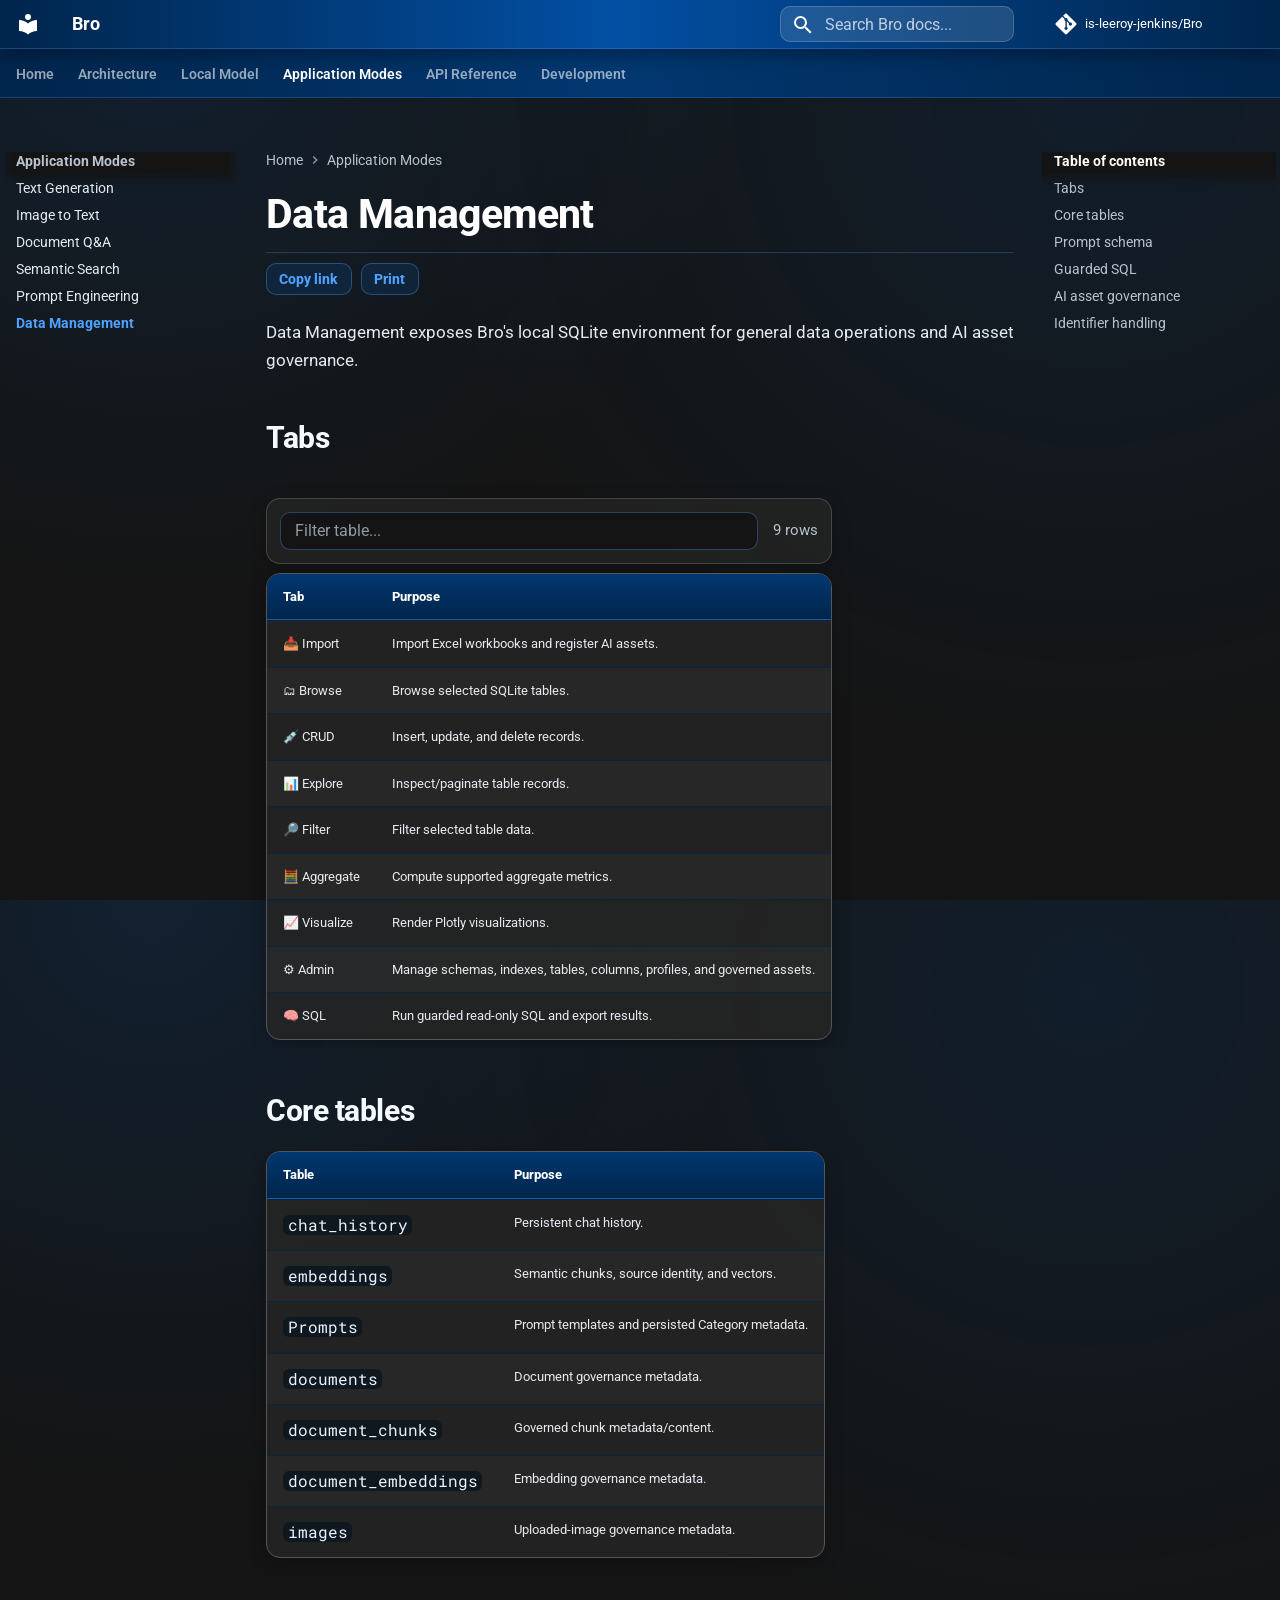
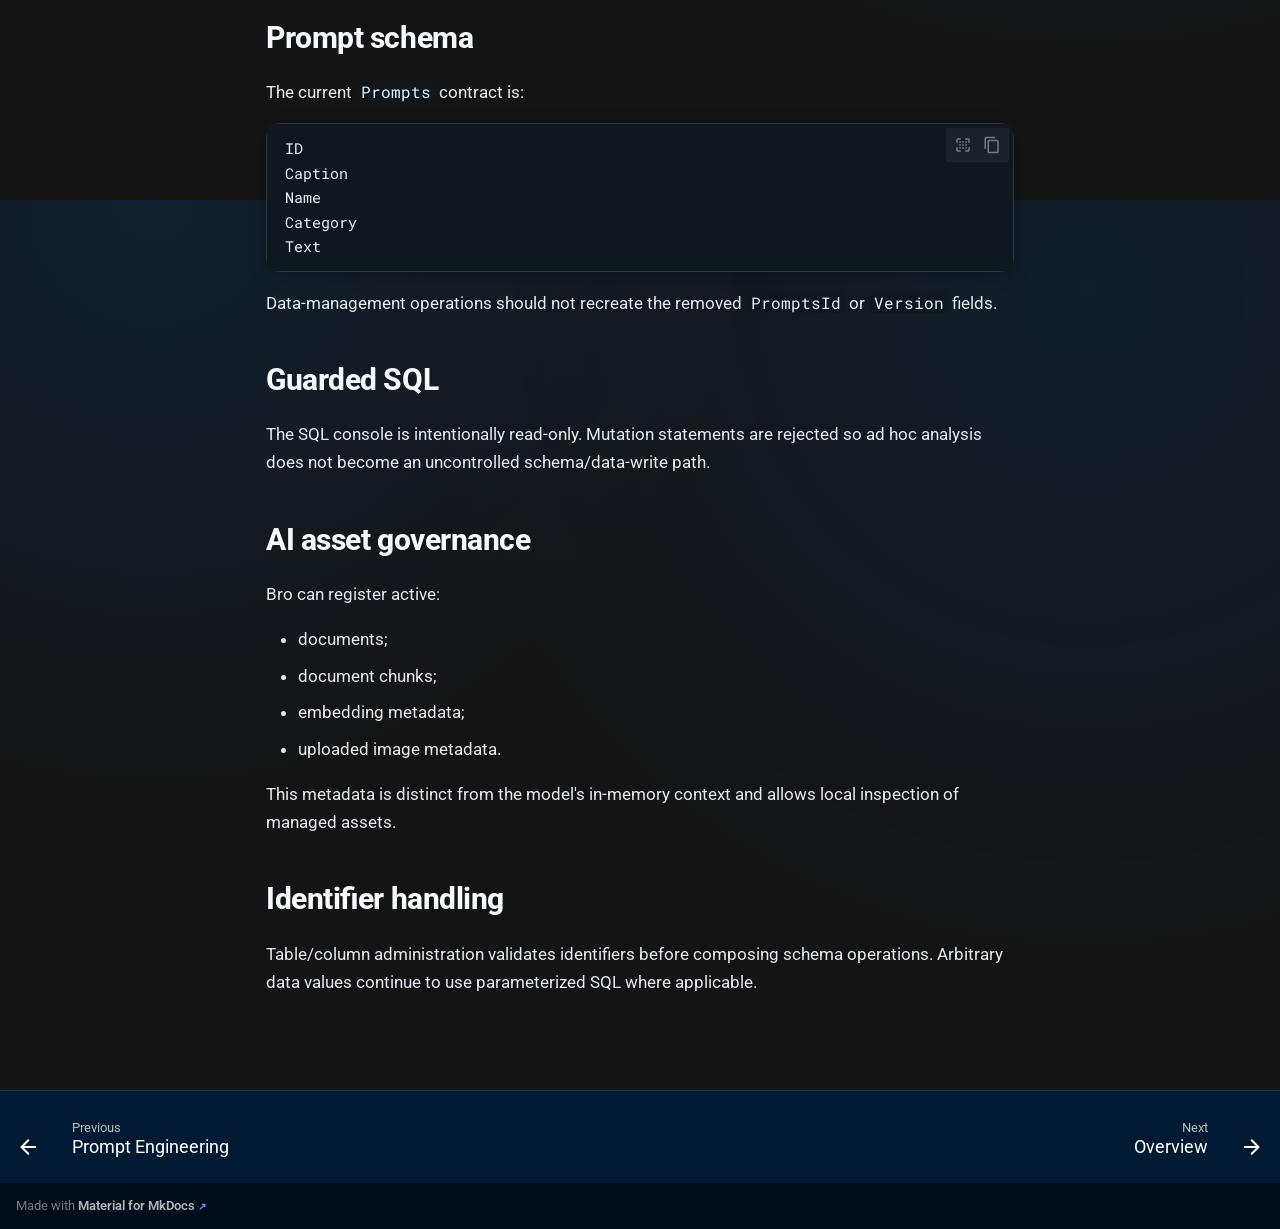
<file: data-management/index.html>
<!doctype html>
<html lang="en" class="no-js">
  <head>
    
      <meta charset="utf-8">
      <meta name="viewport" content="width=device-width,initial-scale=1">
      
        <meta name="description" content="Local-first Gemma 3 text, vision, retrieval, prompt-engineering, semantic-search, and SQLite data-management application.">
      
      
        <meta name="author" content="Terry D. Eppler">
      
      
        <link rel="canonical" href="https://is-leeroy-jenkins.github.io/Bro/data-management/">
      
      
        <link rel="prev" href="../prompt-engineering/">
      
      
        <link rel="next" href="../api/">
      
      
        
      
      
      <link rel="icon" href="../assets/images/favicon.png">
      <meta name="generator" content="mkdocs-1.6.1, mkdocs-material-9.7.6">
    
    
      
        <title>Data Management - Bro</title>
      
    
    
      <link rel="stylesheet" href="../assets/stylesheets/main.484c7ddc.min.css">
      
        
        <link rel="stylesheet" href="../assets/stylesheets/palette.ab4e12ef.min.css">
      
      


    
    
      
    
    
      
        
        
        <link rel="preconnect" href="https://fonts.gstatic.com" crossorigin>
        <link rel="stylesheet" href="https://fonts.googleapis.com/css?family=Roboto:300,300i,400,400i,700,700i%7CRoboto+Mono:400,400i,700,700i&display=fallback">
        <style>:root{--md-text-font:"Roboto";--md-code-font:"Roboto Mono"}</style>
      
    
    
      <link rel="stylesheet" href="../assets/_mkdocstrings.css">
    
      <link rel="stylesheet" href="../assets/css/bro.css">
    
    <script>__md_scope=new URL("..",location),__md_hash=e=>[...e].reduce(((e,_)=>(e<<5)-e+_.charCodeAt(0)),0),__md_get=(e,_=localStorage,t=__md_scope)=>JSON.parse(_.getItem(t.pathname+"."+e)),__md_set=(e,_,t=localStorage,a=__md_scope)=>{try{t.setItem(a.pathname+"."+e,JSON.stringify(_))}catch(e){}}</script>
    
      

    
    
  </head>
  
  
    
    
      
    
    
    
    
    <body dir="ltr" data-md-color-scheme="slate" data-md-color-primary="blue" data-md-color-accent="light-blue">
  
    
    <input class="md-toggle" data-md-toggle="drawer" type="checkbox" id="__drawer" autocomplete="off">
    <input class="md-toggle" data-md-toggle="search" type="checkbox" id="__search" autocomplete="off">
    <label class="md-overlay" for="__drawer"></label>
    <div data-md-component="skip">
      
        
        <a href="#data-management" class="md-skip">
          Skip to content
        </a>
      
    </div>
    <div data-md-component="announce">
      
    </div>
    
    
      

<header class="md-header" data-md-component="header">
  <nav class="md-header__inner md-grid" aria-label="Header">
    <a href=".." title="Bro" class="md-header__button md-logo" aria-label="Bro" data-md-component="logo">
      
  
  <svg xmlns="http://www.w3.org/2000/svg" viewBox="0 0 24 24"><path d="M12 8a3 3 0 0 0 3-3 3 3 0 0 0-3-3 3 3 0 0 0-3 3 3 3 0 0 0 3 3m0 3.54C9.64 9.35 6.5 8 3 8v11c3.5 0 6.64 1.35 9 3.54 2.36-2.19 5.5-3.54 9-3.54V8c-3.5 0-6.64 1.35-9 3.54"/></svg>

    </a>
    <label class="md-header__button md-icon" for="__drawer">
      
      <svg xmlns="http://www.w3.org/2000/svg" viewBox="0 0 24 24"><path d="M3 6h18v2H3zm0 5h18v2H3zm0 5h18v2H3z"/></svg>
    </label>
    <div class="md-header__title" data-md-component="header-title">
      <div class="md-header__ellipsis">
        <div class="md-header__topic">
          <span class="md-ellipsis">
            Bro
          </span>
        </div>
        <div class="md-header__topic" data-md-component="header-topic">
          <span class="md-ellipsis">
            
              Data Management
            
          </span>
        </div>
      </div>
    </div>
    
      
        <form class="md-header__option" data-md-component="palette">
  
    
    
    
    <input class="md-option" data-md-color-media="" data-md-color-scheme="slate" data-md-color-primary="blue" data-md-color-accent="light-blue"  aria-hidden="true"  type="radio" name="__palette" id="__palette_0">
    
  
</form>
      
    
    
      <script>var palette=__md_get("__palette");if(palette&&palette.color){if("(prefers-color-scheme)"===palette.color.media){var media=matchMedia("(prefers-color-scheme: light)"),input=document.querySelector(media.matches?"[data-md-color-media='(prefers-color-scheme: light)']":"[data-md-color-media='(prefers-color-scheme: dark)']");palette.color.media=input.getAttribute("data-md-color-media"),palette.color.scheme=input.getAttribute("data-md-color-scheme"),palette.color.primary=input.getAttribute("data-md-color-primary"),palette.color.accent=input.getAttribute("data-md-color-accent")}for(var[key,value]of Object.entries(palette.color))document.body.setAttribute("data-md-color-"+key,value)}</script>
    
    
    
      
      
        <label class="md-header__button md-icon" for="__search">
          
          <svg xmlns="http://www.w3.org/2000/svg" viewBox="0 0 24 24"><path d="M9.5 3A6.5 6.5 0 0 1 16 9.5c0 1.61-.59 3.09-1.56 4.23l.27.27h.79l5 5-1.5 1.5-5-5v-.79l-.27-.27A6.52 6.52 0 0 1 9.5 16 6.5 6.5 0 0 1 3 9.5 6.5 6.5 0 0 1 9.5 3m0 2C7 5 5 7 5 9.5S7 14 9.5 14 14 12 14 9.5 12 5 9.5 5"/></svg>
        </label>
        <div class="md-search" data-md-component="search" role="dialog">
  <label class="md-search__overlay" for="__search"></label>
  <div class="md-search__inner" role="search">
    <form class="md-search__form" name="search">
      <input type="text" class="md-search__input" name="query" aria-label="Search" placeholder="Search" autocapitalize="off" autocorrect="off" autocomplete="off" spellcheck="false" data-md-component="search-query" required>
      <label class="md-search__icon md-icon" for="__search">
        
        <svg xmlns="http://www.w3.org/2000/svg" viewBox="0 0 24 24"><path d="M9.5 3A6.5 6.5 0 0 1 16 9.5c0 1.61-.59 3.09-1.56 4.23l.27.27h.79l5 5-1.5 1.5-5-5v-.79l-.27-.27A6.52 6.52 0 0 1 9.5 16 6.5 6.5 0 0 1 3 9.5 6.5 6.5 0 0 1 9.5 3m0 2C7 5 5 7 5 9.5S7 14 9.5 14 14 12 14 9.5 12 5 9.5 5"/></svg>
        
        <svg xmlns="http://www.w3.org/2000/svg" viewBox="0 0 24 24"><path d="M20 11v2H8l5.5 5.5-1.42 1.42L4.16 12l7.92-7.92L13.5 5.5 8 11z"/></svg>
      </label>
      <nav class="md-search__options" aria-label="Search">
        
          <a href="javascript:void(0)" class="md-search__icon md-icon" title="Share" aria-label="Share" data-clipboard data-clipboard-text="" data-md-component="search-share" tabindex="-1">
            
            <svg xmlns="http://www.w3.org/2000/svg" viewBox="0 0 24 24"><path d="M18 16.08c-.76 0-1.44.3-1.96.77L8.91 12.7c.05-.23.09-.46.09-.7s-.04-.47-.09-.7l7.05-4.11c.54.5 1.25.81 2.04.81a3 3 0 0 0 3-3 3 3 0 0 0-3-3 3 3 0 0 0-3 3c0 .24.04.47.09.7L8.04 9.81C7.5 9.31 6.79 9 6 9a3 3 0 0 0-3 3 3 3 0 0 0 3 3c.79 0 1.5-.31 2.04-.81l7.12 4.15c-.05.21-.08.43-.08.66 0 1.61 1.31 2.91 2.92 2.91s2.92-1.3 2.92-2.91A2.92 2.92 0 0 0 18 16.08"/></svg>
          </a>
        
        <button type="reset" class="md-search__icon md-icon" title="Clear" aria-label="Clear" tabindex="-1">
          
          <svg xmlns="http://www.w3.org/2000/svg" viewBox="0 0 24 24"><path d="M19 6.41 17.59 5 12 10.59 6.41 5 5 6.41 10.59 12 5 17.59 6.41 19 12 13.41 17.59 19 19 17.59 13.41 12z"/></svg>
        </button>
      </nav>
      
        <div class="md-search__suggest" data-md-component="search-suggest"></div>
      
    </form>
    <div class="md-search__output">
      <div class="md-search__scrollwrap" tabindex="0" data-md-scrollfix>
        <div class="md-search-result" data-md-component="search-result">
          <div class="md-search-result__meta">
            Initializing search
          </div>
          <ol class="md-search-result__list" role="presentation"></ol>
        </div>
      </div>
    </div>
  </div>
</div>
      
    
    
      <div class="md-header__source">
        <a href="https://github.com/is-leeroy-jenkins/Bro" title="Go to repository" class="md-source" data-md-component="source">
  <div class="md-source__icon md-icon">
    
    <svg xmlns="http://www.w3.org/2000/svg" viewBox="0 0 448 512"><!--! Font Awesome Free 7.1.0 by @fontawesome - https://fontawesome.com License - https://fontawesome.com/license/free (Icons: CC BY 4.0, Fonts: SIL OFL 1.1, Code: MIT License) Copyright 2025 Fonticons, Inc.--><path d="M439.6 236.1 244 40.5c-5.4-5.5-12.8-8.5-20.4-8.5s-15 3-20.4 8.4L162.5 81l51.5 51.5c27.1-9.1 52.7 16.8 43.4 43.7l49.7 49.7c34.2-11.8 61.2 31 35.5 56.7-26.5 26.5-70.2-2.9-56-37.3L240.3 199v121.9c25.3 12.5 22.3 41.8 9.1 55-6.4 6.4-15.2 10.1-24.3 10.1s-17.8-3.6-24.3-10.1c-17.6-17.6-11.1-46.9 11.2-56v-123c-20.8-8.5-24.6-30.7-18.6-45L142.6 101 8.5 235.1C3 240.6 0 247.9 0 255.5s3 15 8.5 20.4l195.6 195.7c5.4 5.4 12.7 8.4 20.4 8.4s15-3 20.4-8.4l194.7-194.7c5.4-5.4 8.4-12.8 8.4-20.4s-3-15-8.4-20.4"/></svg>
  </div>
  <div class="md-source__repository">
    is-leeroy-jenkins/Bro
  </div>
</a>
      </div>
    
  </nav>
  
</header>
    
    <div class="md-container" data-md-component="container">
      
      
        
          
            
<nav class="md-tabs" aria-label="Tabs" data-md-component="tabs">
  <div class="md-grid">
    <ul class="md-tabs__list">
      
        
  
  
  
  
    <li class="md-tabs__item">
      <a href=".." class="md-tabs__link">
        
  
  
    
  
  Home

      </a>
    </li>
  

      
        
  
  
  
  
    <li class="md-tabs__item">
      <a href="../architecture/" class="md-tabs__link">
        
  
  
    
  
  Architecture

      </a>
    </li>
  

      
        
  
  
  
  
    <li class="md-tabs__item">
      <a href="../local-model/" class="md-tabs__link">
        
  
  
    
  
  Local Model

      </a>
    </li>
  

      
        
  
  
  
    
  
  
    
    
      <li class="md-tabs__item md-tabs__item--active">
        <a href="../text-generation/" class="md-tabs__link">
          
  
  
  Application Modes

        </a>
      </li>
    
  

      
        
  
  
  
  
    
    
      <li class="md-tabs__item">
        <a href="../api/" class="md-tabs__link">
          
  
  
  API Reference

        </a>
      </li>
    
  

      
        
  
  
  
  
    <li class="md-tabs__item">
      <a href="../development/" class="md-tabs__link">
        
  
  
    
  
  Development

      </a>
    </li>
  

      
    </ul>
  </div>
</nav>
          
        
      
      <main class="md-main" data-md-component="main">
        <div class="md-main__inner md-grid">
          
            
              
              <div class="md-sidebar md-sidebar--primary" data-md-component="sidebar" data-md-type="navigation" >
                <div class="md-sidebar__scrollwrap">
                  <div class="md-sidebar__inner">
                    


  


<nav class="md-nav md-nav--primary md-nav--lifted" aria-label="Navigation" data-md-level="0">
  <label class="md-nav__title" for="__drawer">
    <a href=".." title="Bro" class="md-nav__button md-logo" aria-label="Bro" data-md-component="logo">
      
  
  <svg xmlns="http://www.w3.org/2000/svg" viewBox="0 0 24 24"><path d="M12 8a3 3 0 0 0 3-3 3 3 0 0 0-3-3 3 3 0 0 0-3 3 3 3 0 0 0 3 3m0 3.54C9.64 9.35 6.5 8 3 8v11c3.5 0 6.64 1.35 9 3.54 2.36-2.19 5.5-3.54 9-3.54V8c-3.5 0-6.64 1.35-9 3.54"/></svg>

    </a>
    Bro
  </label>
  
    <div class="md-nav__source">
      <a href="https://github.com/is-leeroy-jenkins/Bro" title="Go to repository" class="md-source" data-md-component="source">
  <div class="md-source__icon md-icon">
    
    <svg xmlns="http://www.w3.org/2000/svg" viewBox="0 0 448 512"><!--! Font Awesome Free 7.1.0 by @fontawesome - https://fontawesome.com License - https://fontawesome.com/license/free (Icons: CC BY 4.0, Fonts: SIL OFL 1.1, Code: MIT License) Copyright 2025 Fonticons, Inc.--><path d="M439.6 236.1 244 40.5c-5.4-5.5-12.8-8.5-20.4-8.5s-15 3-20.4 8.4L162.5 81l51.5 51.5c27.1-9.1 52.7 16.8 43.4 43.7l49.7 49.7c34.2-11.8 61.2 31 35.5 56.7-26.5 26.5-70.2-2.9-56-37.3L240.3 199v121.9c25.3 12.5 22.3 41.8 9.1 55-6.4 6.4-15.2 10.1-24.3 10.1s-17.8-3.6-24.3-10.1c-17.6-17.6-11.1-46.9 11.2-56v-123c-20.8-8.5-24.6-30.7-18.6-45L142.6 101 8.5 235.1C3 240.6 0 247.9 0 255.5s3 15 8.5 20.4l195.6 195.7c5.4 5.4 12.7 8.4 20.4 8.4s15-3 20.4-8.4l194.7-194.7c5.4-5.4 8.4-12.8 8.4-20.4s-3-15-8.4-20.4"/></svg>
  </div>
  <div class="md-source__repository">
    is-leeroy-jenkins/Bro
  </div>
</a>
    </div>
  
  <ul class="md-nav__list" data-md-scrollfix>
    
      
      
  
  
  
  
    <li class="md-nav__item">
      <a href=".." class="md-nav__link">
        
  
  
  <span class="md-ellipsis">
    
  
    Home
  

    
  </span>
  
  

      </a>
    </li>
  

    
      
      
  
  
  
  
    <li class="md-nav__item">
      <a href="../architecture/" class="md-nav__link">
        
  
  
  <span class="md-ellipsis">
    
  
    Architecture
  

    
  </span>
  
  

      </a>
    </li>
  

    
      
      
  
  
  
  
    <li class="md-nav__item">
      <a href="../local-model/" class="md-nav__link">
        
  
  
  <span class="md-ellipsis">
    
  
    Local Model
  

    
  </span>
  
  

      </a>
    </li>
  

    
      
      
  
  
    
  
  
  
    
    
    
    
      
        
        
      
      
        
      
    
    
    <li class="md-nav__item md-nav__item--active md-nav__item--section md-nav__item--nested">
      
        
        
        <input class="md-nav__toggle md-toggle " type="checkbox" id="__nav_4" checked>
        
          
          <label class="md-nav__link" for="__nav_4" id="__nav_4_label" tabindex="">
            
  
  
  <span class="md-ellipsis">
    
  
    Application Modes
  

    
  </span>
  
  

            <span class="md-nav__icon md-icon"></span>
          </label>
        
        <nav class="md-nav" data-md-level="1" aria-labelledby="__nav_4_label" aria-expanded="true">
          <label class="md-nav__title" for="__nav_4">
            <span class="md-nav__icon md-icon"></span>
            
  
    Application Modes
  

          </label>
          <ul class="md-nav__list" data-md-scrollfix>
            
              
                
  
  
  
  
    <li class="md-nav__item">
      <a href="../text-generation/" class="md-nav__link">
        
  
  
  <span class="md-ellipsis">
    
  
    Text Generation
  

    
  </span>
  
  

      </a>
    </li>
  

              
            
              
                
  
  
  
  
    <li class="md-nav__item">
      <a href="../image-to-text/" class="md-nav__link">
        
  
  
  <span class="md-ellipsis">
    
  
    Image to Text
  

    
  </span>
  
  

      </a>
    </li>
  

              
            
              
                
  
  
  
  
    <li class="md-nav__item">
      <a href="../document-qna/" class="md-nav__link">
        
  
  
  <span class="md-ellipsis">
    
  
    Document Q&A
  

    
  </span>
  
  

      </a>
    </li>
  

              
            
              
                
  
  
  
  
    <li class="md-nav__item">
      <a href="../semantic-search/" class="md-nav__link">
        
  
  
  <span class="md-ellipsis">
    
  
    Semantic Search
  

    
  </span>
  
  

      </a>
    </li>
  

              
            
              
                
  
  
  
  
    <li class="md-nav__item">
      <a href="../prompt-engineering/" class="md-nav__link">
        
  
  
  <span class="md-ellipsis">
    
  
    Prompt Engineering
  

    
  </span>
  
  

      </a>
    </li>
  

              
            
              
                
  
  
    
  
  
  
    <li class="md-nav__item md-nav__item--active">
      
      <input class="md-nav__toggle md-toggle" type="checkbox" id="__toc">
      
      
        
      
      
        <label class="md-nav__link md-nav__link--active" for="__toc">
          
  
  
  <span class="md-ellipsis">
    
  
    Data Management
  

    
  </span>
  
  

          <span class="md-nav__icon md-icon"></span>
        </label>
      
      <a href="./" class="md-nav__link md-nav__link--active">
        
  
  
  <span class="md-ellipsis">
    
  
    Data Management
  

    
  </span>
  
  

      </a>
      
        

<nav class="md-nav md-nav--secondary" aria-label="Table of contents">
  
  
  
    
  
  
    <label class="md-nav__title" for="__toc">
      <span class="md-nav__icon md-icon"></span>
      Table of contents
    </label>
    <ul class="md-nav__list" data-md-component="toc" data-md-scrollfix>
      
        <li class="md-nav__item">
  <a href="#tabs" class="md-nav__link">
    <span class="md-ellipsis">
      
        Tabs
      
    </span>
  </a>
  
</li>
      
        <li class="md-nav__item">
  <a href="#core-tables" class="md-nav__link">
    <span class="md-ellipsis">
      
        Core tables
      
    </span>
  </a>
  
</li>
      
        <li class="md-nav__item">
  <a href="#prompt-schema" class="md-nav__link">
    <span class="md-ellipsis">
      
        Prompt schema
      
    </span>
  </a>
  
</li>
      
        <li class="md-nav__item">
  <a href="#guarded-sql" class="md-nav__link">
    <span class="md-ellipsis">
      
        Guarded SQL
      
    </span>
  </a>
  
</li>
      
        <li class="md-nav__item">
  <a href="#ai-asset-governance" class="md-nav__link">
    <span class="md-ellipsis">
      
        AI asset governance
      
    </span>
  </a>
  
</li>
      
        <li class="md-nav__item">
  <a href="#identifier-handling" class="md-nav__link">
    <span class="md-ellipsis">
      
        Identifier handling
      
    </span>
  </a>
  
</li>
      
    </ul>
  
</nav>
      
    </li>
  

              
            
          </ul>
        </nav>
      
    </li>
  

    
      
      
  
  
  
  
    
    
    
    
      
      
        
      
    
    
    <li class="md-nav__item md-nav__item--nested">
      
        
        
          
        
        <input class="md-nav__toggle md-toggle md-toggle--indeterminate" type="checkbox" id="__nav_5" >
        
          
          <label class="md-nav__link" for="__nav_5" id="__nav_5_label" tabindex="0">
            
  
  
  <span class="md-ellipsis">
    
  
    API Reference
  

    
  </span>
  
  

            <span class="md-nav__icon md-icon"></span>
          </label>
        
        <nav class="md-nav" data-md-level="1" aria-labelledby="__nav_5_label" aria-expanded="false">
          <label class="md-nav__title" for="__nav_5">
            <span class="md-nav__icon md-icon"></span>
            
  
    API Reference
  

          </label>
          <ul class="md-nav__list" data-md-scrollfix>
            
              
                
  
  
  
  
    <li class="md-nav__item">
      <a href="../api/" class="md-nav__link">
        
  
  
  <span class="md-ellipsis">
    
  
    Overview
  

    
  </span>
  
  

      </a>
    </li>
  

              
            
              
                
  
  
  
  
    <li class="md-nav__item">
      <a href="../api/app/" class="md-nav__link">
        
  
  
  <span class="md-ellipsis">
    
  
    App
  

    
  </span>
  
  

      </a>
    </li>
  

              
            
              
                
  
  
  
  
    <li class="md-nav__item">
      <a href="../api/config/" class="md-nav__link">
        
  
  
  <span class="md-ellipsis">
    
  
    Configuration
  

    
  </span>
  
  

      </a>
    </li>
  

              
            
              
                
  
  
  
  
    <li class="md-nav__item">
      <a href="../api/boogr/" class="md-nav__link">
        
  
  
  <span class="md-ellipsis">
    
  
    Logging
  

    
  </span>
  
  

      </a>
    </li>
  

              
            
          </ul>
        </nav>
      
    </li>
  

    
      
      
  
  
  
  
    <li class="md-nav__item">
      <a href="../development/" class="md-nav__link">
        
  
  
  <span class="md-ellipsis">
    
  
    Development
  

    
  </span>
  
  

      </a>
    </li>
  

    
  </ul>
</nav>
                  </div>
                </div>
              </div>
            
            
              
              <div class="md-sidebar md-sidebar--secondary" data-md-component="sidebar" data-md-type="toc" >
                <div class="md-sidebar__scrollwrap">
                  <div class="md-sidebar__inner">
                    

<nav class="md-nav md-nav--secondary" aria-label="Table of contents">
  
  
  
    
  
  
    <label class="md-nav__title" for="__toc">
      <span class="md-nav__icon md-icon"></span>
      Table of contents
    </label>
    <ul class="md-nav__list" data-md-component="toc" data-md-scrollfix>
      
        <li class="md-nav__item">
  <a href="#tabs" class="md-nav__link">
    <span class="md-ellipsis">
      
        Tabs
      
    </span>
  </a>
  
</li>
      
        <li class="md-nav__item">
  <a href="#core-tables" class="md-nav__link">
    <span class="md-ellipsis">
      
        Core tables
      
    </span>
  </a>
  
</li>
      
        <li class="md-nav__item">
  <a href="#prompt-schema" class="md-nav__link">
    <span class="md-ellipsis">
      
        Prompt schema
      
    </span>
  </a>
  
</li>
      
        <li class="md-nav__item">
  <a href="#guarded-sql" class="md-nav__link">
    <span class="md-ellipsis">
      
        Guarded SQL
      
    </span>
  </a>
  
</li>
      
        <li class="md-nav__item">
  <a href="#ai-asset-governance" class="md-nav__link">
    <span class="md-ellipsis">
      
        AI asset governance
      
    </span>
  </a>
  
</li>
      
        <li class="md-nav__item">
  <a href="#identifier-handling" class="md-nav__link">
    <span class="md-ellipsis">
      
        Identifier handling
      
    </span>
  </a>
  
</li>
      
    </ul>
  
</nav>
                  </div>
                </div>
              </div>
            
          
          
            <div class="md-content" data-md-component="content">
              
                



  


  <nav class="md-path" aria-label="Navigation" >
    <ol class="md-path__list">
      
        
  
  
    <li class="md-path__item">
      <a href=".." class="md-path__link">
        
  <span class="md-ellipsis">
    Home
  </span>

      </a>
    </li>
  

      
      
        
  
  
    
    
      <li class="md-path__item">
        <a href="../text-generation/" class="md-path__link">
          
  <span class="md-ellipsis">
    Application Modes
  </span>

        </a>
      </li>
    
  

      
    </ol>
  </nav>

              
              <article class="md-content__inner md-typeset">
                
                  


  
  


<h1 id="data-management">Data Management<a class="headerlink" href="#data-management" title="Permanent link">&para;</a></h1>
<p>Data Management exposes Bro's local SQLite environment for general data operations and AI asset
governance.</p>
<h2 id="tabs">Tabs<a class="headerlink" href="#tabs" title="Permanent link">&para;</a></h2>
<table>
<thead>
<tr>
<th>Tab</th>
<th>Purpose</th>
</tr>
</thead>
<tbody>
<tr>
<td>📥 Import</td>
<td>Import Excel workbooks and register AI assets.</td>
</tr>
<tr>
<td>🗂 Browse</td>
<td>Browse selected SQLite tables.</td>
</tr>
<tr>
<td>💉 CRUD</td>
<td>Insert, update, and delete records.</td>
</tr>
<tr>
<td>📊 Explore</td>
<td>Inspect/paginate table records.</td>
</tr>
<tr>
<td>🔎 Filter</td>
<td>Filter selected table data.</td>
</tr>
<tr>
<td>🧮 Aggregate</td>
<td>Compute supported aggregate metrics.</td>
</tr>
<tr>
<td>📈 Visualize</td>
<td>Render Plotly visualizations.</td>
</tr>
<tr>
<td>⚙ Admin</td>
<td>Manage schemas, indexes, tables, columns, profiles, and governed assets.</td>
</tr>
<tr>
<td>🧠 SQL</td>
<td>Run guarded read-only SQL and export results.</td>
</tr>
</tbody>
</table>
<h2 id="core-tables">Core tables<a class="headerlink" href="#core-tables" title="Permanent link">&para;</a></h2>
<table>
<thead>
<tr>
<th>Table</th>
<th>Purpose</th>
</tr>
</thead>
<tbody>
<tr>
<td><code>chat_history</code></td>
<td>Persistent chat history.</td>
</tr>
<tr>
<td><code>embeddings</code></td>
<td>Semantic chunks, source identity, and vectors.</td>
</tr>
<tr>
<td><code>Prompts</code></td>
<td>Prompt templates and persisted Category metadata.</td>
</tr>
<tr>
<td><code>documents</code></td>
<td>Document governance metadata.</td>
</tr>
<tr>
<td><code>document_chunks</code></td>
<td>Governed chunk metadata/content.</td>
</tr>
<tr>
<td><code>document_embeddings</code></td>
<td>Embedding governance metadata.</td>
</tr>
<tr>
<td><code>images</code></td>
<td>Uploaded-image governance metadata.</td>
</tr>
</tbody>
</table>
<h2 id="prompt-schema">Prompt schema<a class="headerlink" href="#prompt-schema" title="Permanent link">&para;</a></h2>
<p>The current <code>Prompts</code> contract is:</p>
<div class="language-text highlight"><pre><span></span><code><span id="__span-0-1"><a id="__codelineno-0-1" name="__codelineno-0-1" href="#__codelineno-0-1"></a>ID
</span><span id="__span-0-2"><a id="__codelineno-0-2" name="__codelineno-0-2" href="#__codelineno-0-2"></a>Caption
</span><span id="__span-0-3"><a id="__codelineno-0-3" name="__codelineno-0-3" href="#__codelineno-0-3"></a>Name
</span><span id="__span-0-4"><a id="__codelineno-0-4" name="__codelineno-0-4" href="#__codelineno-0-4"></a>Category
</span><span id="__span-0-5"><a id="__codelineno-0-5" name="__codelineno-0-5" href="#__codelineno-0-5"></a>Text
</span></code></pre></div>
<p>Data-management operations should not recreate the removed <code>PromptsId</code> or <code>Version</code> fields.</p>
<h2 id="guarded-sql">Guarded SQL<a class="headerlink" href="#guarded-sql" title="Permanent link">&para;</a></h2>
<p>The SQL console is intentionally read-only. Mutation statements are rejected so ad hoc analysis does
not become an uncontrolled schema/data-write path.</p>
<h2 id="ai-asset-governance">AI asset governance<a class="headerlink" href="#ai-asset-governance" title="Permanent link">&para;</a></h2>
<p>Bro can register active:</p>
<ul>
<li>documents;</li>
<li>document chunks;</li>
<li>embedding metadata;</li>
<li>uploaded image metadata.</li>
</ul>
<p>This metadata is distinct from the model's in-memory context and allows local inspection of managed
assets.</p>
<h2 id="identifier-handling">Identifier handling<a class="headerlink" href="#identifier-handling" title="Permanent link">&para;</a></h2>
<p>Table/column administration validates identifiers before composing schema operations. Arbitrary data
values continue to use parameterized SQL where applicable.</p>












                
              </article>
            </div>
          
          
  <script>var tabs=__md_get("__tabs");if(Array.isArray(tabs))e:for(var set of document.querySelectorAll(".tabbed-set")){var labels=set.querySelector(".tabbed-labels");for(var tab of tabs)for(var label of labels.getElementsByTagName("label"))if(label.innerText.trim()===tab){var input=document.getElementById(label.htmlFor);input.checked=!0;continue e}}</script>

<script>var target=document.getElementById(location.hash.slice(1));target&&target.name&&(target.checked=target.name.startsWith("__tabbed_"))</script>
        </div>
        
          <button type="button" class="md-top md-icon" data-md-component="top" hidden>
  
  <svg xmlns="http://www.w3.org/2000/svg" viewBox="0 0 24 24"><path d="M13 20h-2V8l-5.5 5.5-1.42-1.42L12 4.16l7.92 7.92-1.42 1.42L13 8z"/></svg>
  Back to top
</button>
        
      </main>
      
        <footer class="md-footer">
  
    
      
      <nav class="md-footer__inner md-grid" aria-label="Footer" >
        
          
          <a href="../prompt-engineering/" class="md-footer__link md-footer__link--prev" aria-label="Previous: Prompt Engineering">
            <div class="md-footer__button md-icon">
              
              <svg xmlns="http://www.w3.org/2000/svg" viewBox="0 0 24 24"><path d="M20 11v2H8l5.5 5.5-1.42 1.42L4.16 12l7.92-7.92L13.5 5.5 8 11z"/></svg>
            </div>
            <div class="md-footer__title">
              <span class="md-footer__direction">
                Previous
              </span>
              <div class="md-ellipsis">
                Prompt Engineering
              </div>
            </div>
          </a>
        
        
          
          <a href="../api/" class="md-footer__link md-footer__link--next" aria-label="Next: Overview">
            <div class="md-footer__title">
              <span class="md-footer__direction">
                Next
              </span>
              <div class="md-ellipsis">
                Overview
              </div>
            </div>
            <div class="md-footer__button md-icon">
              
              <svg xmlns="http://www.w3.org/2000/svg" viewBox="0 0 24 24"><path d="M4 11v2h12l-5.5 5.5 1.42 1.42L19.84 12l-7.92-7.92L10.5 5.5 16 11z"/></svg>
            </div>
          </a>
        
      </nav>
    
  
  <div class="md-footer-meta md-typeset">
    <div class="md-footer-meta__inner md-grid">
      <div class="md-copyright">
  
  
    Made with
    <a href="https://squidfunk.github.io/mkdocs-material/" target="_blank" rel="noopener">
      Material for MkDocs
    </a>
  
</div>
      
    </div>
  </div>
</footer>
      
    </div>
    <div class="md-dialog" data-md-component="dialog">
      <div class="md-dialog__inner md-typeset"></div>
    </div>
    
    
    
      
      
      <script id="__config" type="application/json">{"annotate": null, "base": "..", "features": ["navigation.instant", "navigation.tracking", "navigation.tabs", "navigation.sections", "navigation.expand", "navigation.path", "navigation.top", "navigation.footer", "toc.follow", "search.suggest", "search.highlight", "search.share", "content.code.copy", "content.code.select", "content.tabs.link"], "search": "../assets/javascripts/workers/search.2c215733.min.js", "tags": null, "translations": {"clipboard.copied": "Copied to clipboard", "clipboard.copy": "Copy to clipboard", "search.result.more.one": "1 more on this page", "search.result.more.other": "# more on this page", "search.result.none": "No matching documents", "search.result.one": "1 matching document", "search.result.other": "# matching documents", "search.result.placeholder": "Type to start searching", "search.result.term.missing": "Missing", "select.version": "Select version"}, "version": null}</script>
    
    
      <script src="../assets/javascripts/bundle.79ae519e.min.js"></script>
      
        <script src="../assets/js/bro.js"></script>
      
    
  </body>
</html>
</file>
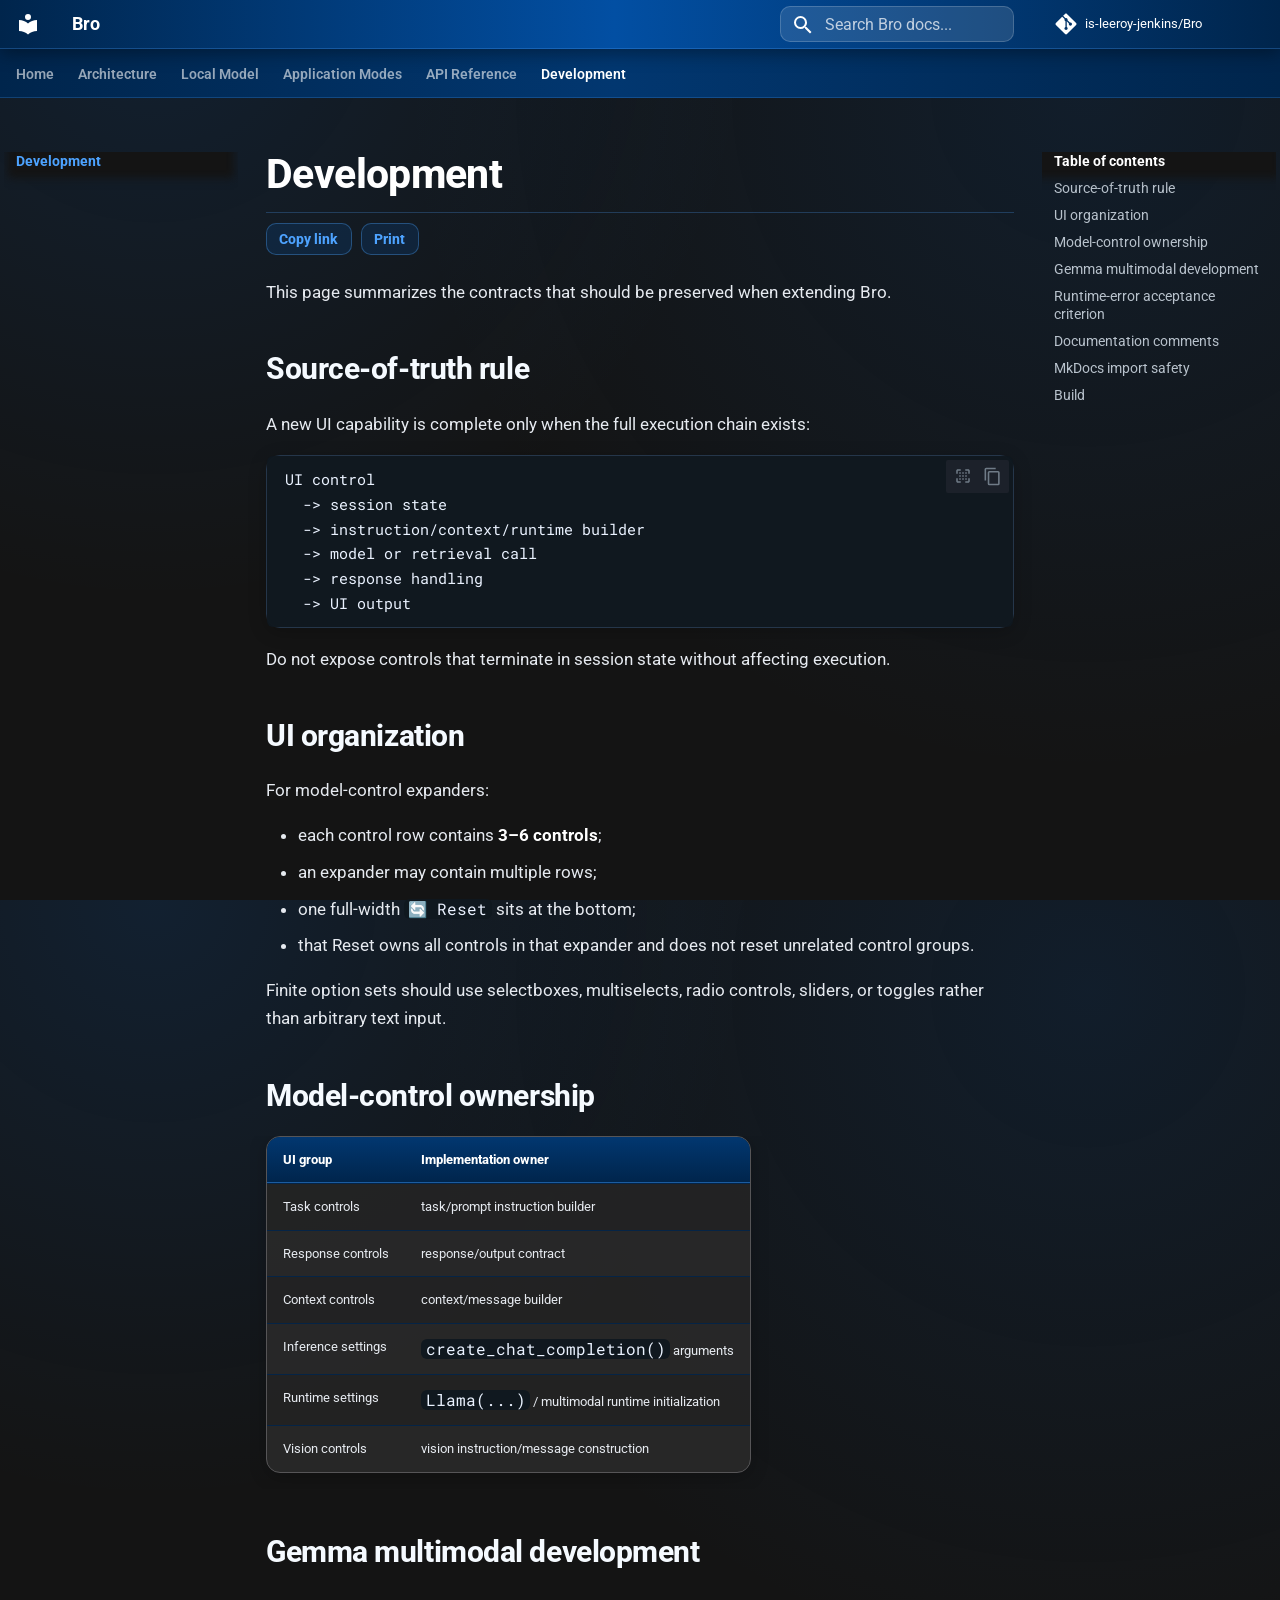
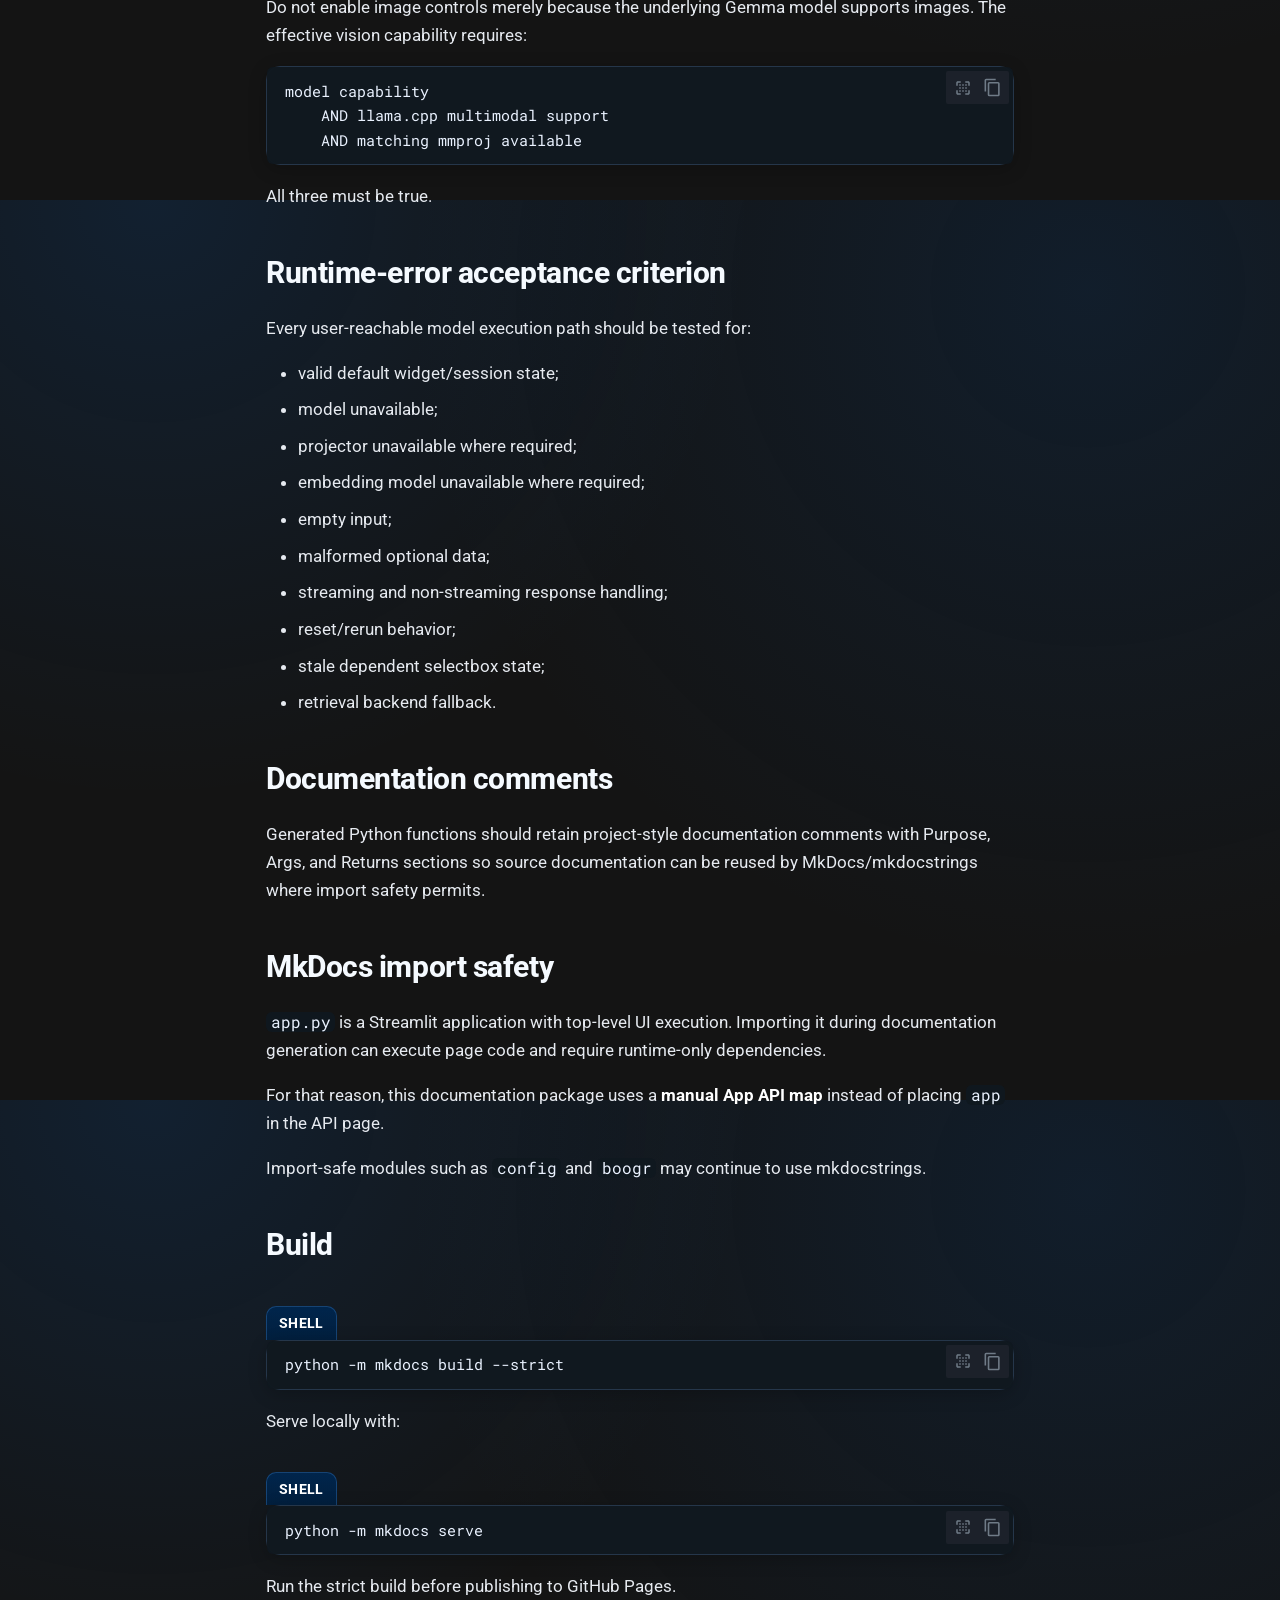
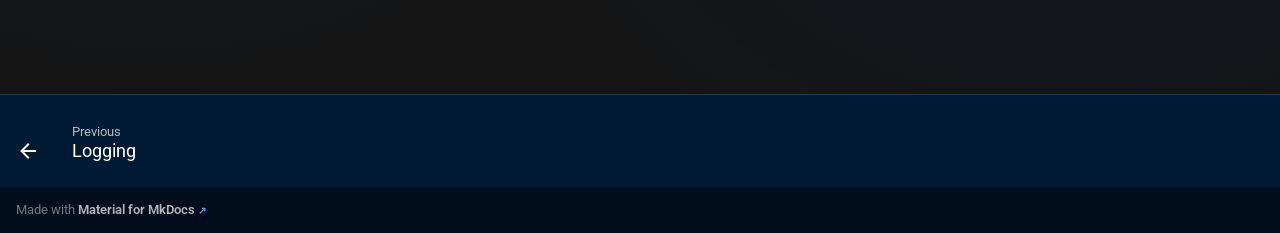
<file: development/index.html>
<!doctype html>
<html lang="en" class="no-js">
  <head>
    
      <meta charset="utf-8">
      <meta name="viewport" content="width=device-width,initial-scale=1">
      
        <meta name="description" content="Local-first Gemma 3 text, vision, retrieval, prompt-engineering, semantic-search, and SQLite data-management application.">
      
      
        <meta name="author" content="Terry D. Eppler">
      
      
        <link rel="canonical" href="https://is-leeroy-jenkins.github.io/Bro/development/">
      
      
        <link rel="prev" href="../api/boogr/">
      
      
      
        
      
      
      <link rel="icon" href="../assets/images/favicon.png">
      <meta name="generator" content="mkdocs-1.6.1, mkdocs-material-9.7.6">
    
    
      
        <title>Development - Bro</title>
      
    
    
      <link rel="stylesheet" href="../assets/stylesheets/main.484c7ddc.min.css">
      
        
        <link rel="stylesheet" href="../assets/stylesheets/palette.ab4e12ef.min.css">
      
      


    
    
      
    
    
      
        
        
        <link rel="preconnect" href="https://fonts.gstatic.com" crossorigin>
        <link rel="stylesheet" href="https://fonts.googleapis.com/css?family=Roboto:300,300i,400,400i,700,700i%7CRoboto+Mono:400,400i,700,700i&display=fallback">
        <style>:root{--md-text-font:"Roboto";--md-code-font:"Roboto Mono"}</style>
      
    
    
      <link rel="stylesheet" href="../assets/_mkdocstrings.css">
    
      <link rel="stylesheet" href="../assets/css/bro.css">
    
    <script>__md_scope=new URL("..",location),__md_hash=e=>[...e].reduce(((e,_)=>(e<<5)-e+_.charCodeAt(0)),0),__md_get=(e,_=localStorage,t=__md_scope)=>JSON.parse(_.getItem(t.pathname+"."+e)),__md_set=(e,_,t=localStorage,a=__md_scope)=>{try{t.setItem(a.pathname+"."+e,JSON.stringify(_))}catch(e){}}</script>
    
      

    
    
  </head>
  
  
    
    
      
    
    
    
    
    <body dir="ltr" data-md-color-scheme="slate" data-md-color-primary="blue" data-md-color-accent="light-blue">
  
    
    <input class="md-toggle" data-md-toggle="drawer" type="checkbox" id="__drawer" autocomplete="off">
    <input class="md-toggle" data-md-toggle="search" type="checkbox" id="__search" autocomplete="off">
    <label class="md-overlay" for="__drawer"></label>
    <div data-md-component="skip">
      
        
        <a href="#development" class="md-skip">
          Skip to content
        </a>
      
    </div>
    <div data-md-component="announce">
      
    </div>
    
    
      

<header class="md-header" data-md-component="header">
  <nav class="md-header__inner md-grid" aria-label="Header">
    <a href=".." title="Bro" class="md-header__button md-logo" aria-label="Bro" data-md-component="logo">
      
  
  <svg xmlns="http://www.w3.org/2000/svg" viewBox="0 0 24 24"><path d="M12 8a3 3 0 0 0 3-3 3 3 0 0 0-3-3 3 3 0 0 0-3 3 3 3 0 0 0 3 3m0 3.54C9.64 9.35 6.5 8 3 8v11c3.5 0 6.64 1.35 9 3.54 2.36-2.19 5.5-3.54 9-3.54V8c-3.5 0-6.64 1.35-9 3.54"/></svg>

    </a>
    <label class="md-header__button md-icon" for="__drawer">
      
      <svg xmlns="http://www.w3.org/2000/svg" viewBox="0 0 24 24"><path d="M3 6h18v2H3zm0 5h18v2H3zm0 5h18v2H3z"/></svg>
    </label>
    <div class="md-header__title" data-md-component="header-title">
      <div class="md-header__ellipsis">
        <div class="md-header__topic">
          <span class="md-ellipsis">
            Bro
          </span>
        </div>
        <div class="md-header__topic" data-md-component="header-topic">
          <span class="md-ellipsis">
            
              Development
            
          </span>
        </div>
      </div>
    </div>
    
      
        <form class="md-header__option" data-md-component="palette">
  
    
    
    
    <input class="md-option" data-md-color-media="" data-md-color-scheme="slate" data-md-color-primary="blue" data-md-color-accent="light-blue"  aria-hidden="true"  type="radio" name="__palette" id="__palette_0">
    
  
</form>
      
    
    
      <script>var palette=__md_get("__palette");if(palette&&palette.color){if("(prefers-color-scheme)"===palette.color.media){var media=matchMedia("(prefers-color-scheme: light)"),input=document.querySelector(media.matches?"[data-md-color-media='(prefers-color-scheme: light)']":"[data-md-color-media='(prefers-color-scheme: dark)']");palette.color.media=input.getAttribute("data-md-color-media"),palette.color.scheme=input.getAttribute("data-md-color-scheme"),palette.color.primary=input.getAttribute("data-md-color-primary"),palette.color.accent=input.getAttribute("data-md-color-accent")}for(var[key,value]of Object.entries(palette.color))document.body.setAttribute("data-md-color-"+key,value)}</script>
    
    
    
      
      
        <label class="md-header__button md-icon" for="__search">
          
          <svg xmlns="http://www.w3.org/2000/svg" viewBox="0 0 24 24"><path d="M9.5 3A6.5 6.5 0 0 1 16 9.5c0 1.61-.59 3.09-1.56 4.23l.27.27h.79l5 5-1.5 1.5-5-5v-.79l-.27-.27A6.52 6.52 0 0 1 9.5 16 6.5 6.5 0 0 1 3 9.5 6.5 6.5 0 0 1 9.5 3m0 2C7 5 5 7 5 9.5S7 14 9.5 14 14 12 14 9.5 12 5 9.5 5"/></svg>
        </label>
        <div class="md-search" data-md-component="search" role="dialog">
  <label class="md-search__overlay" for="__search"></label>
  <div class="md-search__inner" role="search">
    <form class="md-search__form" name="search">
      <input type="text" class="md-search__input" name="query" aria-label="Search" placeholder="Search" autocapitalize="off" autocorrect="off" autocomplete="off" spellcheck="false" data-md-component="search-query" required>
      <label class="md-search__icon md-icon" for="__search">
        
        <svg xmlns="http://www.w3.org/2000/svg" viewBox="0 0 24 24"><path d="M9.5 3A6.5 6.5 0 0 1 16 9.5c0 1.61-.59 3.09-1.56 4.23l.27.27h.79l5 5-1.5 1.5-5-5v-.79l-.27-.27A6.52 6.52 0 0 1 9.5 16 6.5 6.5 0 0 1 3 9.5 6.5 6.5 0 0 1 9.5 3m0 2C7 5 5 7 5 9.5S7 14 9.5 14 14 12 14 9.5 12 5 9.5 5"/></svg>
        
        <svg xmlns="http://www.w3.org/2000/svg" viewBox="0 0 24 24"><path d="M20 11v2H8l5.5 5.5-1.42 1.42L4.16 12l7.92-7.92L13.5 5.5 8 11z"/></svg>
      </label>
      <nav class="md-search__options" aria-label="Search">
        
          <a href="javascript:void(0)" class="md-search__icon md-icon" title="Share" aria-label="Share" data-clipboard data-clipboard-text="" data-md-component="search-share" tabindex="-1">
            
            <svg xmlns="http://www.w3.org/2000/svg" viewBox="0 0 24 24"><path d="M18 16.08c-.76 0-1.44.3-1.96.77L8.91 12.7c.05-.23.09-.46.09-.7s-.04-.47-.09-.7l7.05-4.11c.54.5 1.25.81 2.04.81a3 3 0 0 0 3-3 3 3 0 0 0-3-3 3 3 0 0 0-3 3c0 .24.04.47.09.7L8.04 9.81C7.5 9.31 6.79 9 6 9a3 3 0 0 0-3 3 3 3 0 0 0 3 3c.79 0 1.5-.31 2.04-.81l7.12 4.15c-.05.21-.08.43-.08.66 0 1.61 1.31 2.91 2.92 2.91s2.92-1.3 2.92-2.91A2.92 2.92 0 0 0 18 16.08"/></svg>
          </a>
        
        <button type="reset" class="md-search__icon md-icon" title="Clear" aria-label="Clear" tabindex="-1">
          
          <svg xmlns="http://www.w3.org/2000/svg" viewBox="0 0 24 24"><path d="M19 6.41 17.59 5 12 10.59 6.41 5 5 6.41 10.59 12 5 17.59 6.41 19 12 13.41 17.59 19 19 17.59 13.41 12z"/></svg>
        </button>
      </nav>
      
        <div class="md-search__suggest" data-md-component="search-suggest"></div>
      
    </form>
    <div class="md-search__output">
      <div class="md-search__scrollwrap" tabindex="0" data-md-scrollfix>
        <div class="md-search-result" data-md-component="search-result">
          <div class="md-search-result__meta">
            Initializing search
          </div>
          <ol class="md-search-result__list" role="presentation"></ol>
        </div>
      </div>
    </div>
  </div>
</div>
      
    
    
      <div class="md-header__source">
        <a href="https://github.com/is-leeroy-jenkins/Bro" title="Go to repository" class="md-source" data-md-component="source">
  <div class="md-source__icon md-icon">
    
    <svg xmlns="http://www.w3.org/2000/svg" viewBox="0 0 448 512"><!--! Font Awesome Free 7.1.0 by @fontawesome - https://fontawesome.com License - https://fontawesome.com/license/free (Icons: CC BY 4.0, Fonts: SIL OFL 1.1, Code: MIT License) Copyright 2025 Fonticons, Inc.--><path d="M439.6 236.1 244 40.5c-5.4-5.5-12.8-8.5-20.4-8.5s-15 3-20.4 8.4L162.5 81l51.5 51.5c27.1-9.1 52.7 16.8 43.4 43.7l49.7 49.7c34.2-11.8 61.2 31 35.5 56.7-26.5 26.5-70.2-2.9-56-37.3L240.3 199v121.9c25.3 12.5 22.3 41.8 9.1 55-6.4 6.4-15.2 10.1-24.3 10.1s-17.8-3.6-24.3-10.1c-17.6-17.6-11.1-46.9 11.2-56v-123c-20.8-8.5-24.6-30.7-18.6-45L142.6 101 8.5 235.1C3 240.6 0 247.9 0 255.5s3 15 8.5 20.4l195.6 195.7c5.4 5.4 12.7 8.4 20.4 8.4s15-3 20.4-8.4l194.7-194.7c5.4-5.4 8.4-12.8 8.4-20.4s-3-15-8.4-20.4"/></svg>
  </div>
  <div class="md-source__repository">
    is-leeroy-jenkins/Bro
  </div>
</a>
      </div>
    
  </nav>
  
</header>
    
    <div class="md-container" data-md-component="container">
      
      
        
          
            
<nav class="md-tabs" aria-label="Tabs" data-md-component="tabs">
  <div class="md-grid">
    <ul class="md-tabs__list">
      
        
  
  
  
  
    <li class="md-tabs__item">
      <a href=".." class="md-tabs__link">
        
  
  
    
  
  Home

      </a>
    </li>
  

      
        
  
  
  
  
    <li class="md-tabs__item">
      <a href="../architecture/" class="md-tabs__link">
        
  
  
    
  
  Architecture

      </a>
    </li>
  

      
        
  
  
  
  
    <li class="md-tabs__item">
      <a href="../local-model/" class="md-tabs__link">
        
  
  
    
  
  Local Model

      </a>
    </li>
  

      
        
  
  
  
  
    
    
      <li class="md-tabs__item">
        <a href="../text-generation/" class="md-tabs__link">
          
  
  
  Application Modes

        </a>
      </li>
    
  

      
        
  
  
  
  
    
    
      <li class="md-tabs__item">
        <a href="../api/" class="md-tabs__link">
          
  
  
  API Reference

        </a>
      </li>
    
  

      
        
  
  
  
    
  
  
    <li class="md-tabs__item md-tabs__item--active">
      <a href="./" class="md-tabs__link">
        
  
  
    
  
  Development

      </a>
    </li>
  

      
    </ul>
  </div>
</nav>
          
        
      
      <main class="md-main" data-md-component="main">
        <div class="md-main__inner md-grid">
          
            
              
              <div class="md-sidebar md-sidebar--primary" data-md-component="sidebar" data-md-type="navigation" >
                <div class="md-sidebar__scrollwrap">
                  <div class="md-sidebar__inner">
                    


  


<nav class="md-nav md-nav--primary md-nav--lifted" aria-label="Navigation" data-md-level="0">
  <label class="md-nav__title" for="__drawer">
    <a href=".." title="Bro" class="md-nav__button md-logo" aria-label="Bro" data-md-component="logo">
      
  
  <svg xmlns="http://www.w3.org/2000/svg" viewBox="0 0 24 24"><path d="M12 8a3 3 0 0 0 3-3 3 3 0 0 0-3-3 3 3 0 0 0-3 3 3 3 0 0 0 3 3m0 3.54C9.64 9.35 6.5 8 3 8v11c3.5 0 6.64 1.35 9 3.54 2.36-2.19 5.5-3.54 9-3.54V8c-3.5 0-6.64 1.35-9 3.54"/></svg>

    </a>
    Bro
  </label>
  
    <div class="md-nav__source">
      <a href="https://github.com/is-leeroy-jenkins/Bro" title="Go to repository" class="md-source" data-md-component="source">
  <div class="md-source__icon md-icon">
    
    <svg xmlns="http://www.w3.org/2000/svg" viewBox="0 0 448 512"><!--! Font Awesome Free 7.1.0 by @fontawesome - https://fontawesome.com License - https://fontawesome.com/license/free (Icons: CC BY 4.0, Fonts: SIL OFL 1.1, Code: MIT License) Copyright 2025 Fonticons, Inc.--><path d="M439.6 236.1 244 40.5c-5.4-5.5-12.8-8.5-20.4-8.5s-15 3-20.4 8.4L162.5 81l51.5 51.5c27.1-9.1 52.7 16.8 43.4 43.7l49.7 49.7c34.2-11.8 61.2 31 35.5 56.7-26.5 26.5-70.2-2.9-56-37.3L240.3 199v121.9c25.3 12.5 22.3 41.8 9.1 55-6.4 6.4-15.2 10.1-24.3 10.1s-17.8-3.6-24.3-10.1c-17.6-17.6-11.1-46.9 11.2-56v-123c-20.8-8.5-24.6-30.7-18.6-45L142.6 101 8.5 235.1C3 240.6 0 247.9 0 255.5s3 15 8.5 20.4l195.6 195.7c5.4 5.4 12.7 8.4 20.4 8.4s15-3 20.4-8.4l194.7-194.7c5.4-5.4 8.4-12.8 8.4-20.4s-3-15-8.4-20.4"/></svg>
  </div>
  <div class="md-source__repository">
    is-leeroy-jenkins/Bro
  </div>
</a>
    </div>
  
  <ul class="md-nav__list" data-md-scrollfix>
    
      
      
  
  
  
  
    <li class="md-nav__item">
      <a href=".." class="md-nav__link">
        
  
  
  <span class="md-ellipsis">
    
  
    Home
  

    
  </span>
  
  

      </a>
    </li>
  

    
      
      
  
  
  
  
    <li class="md-nav__item">
      <a href="../architecture/" class="md-nav__link">
        
  
  
  <span class="md-ellipsis">
    
  
    Architecture
  

    
  </span>
  
  

      </a>
    </li>
  

    
      
      
  
  
  
  
    <li class="md-nav__item">
      <a href="../local-model/" class="md-nav__link">
        
  
  
  <span class="md-ellipsis">
    
  
    Local Model
  

    
  </span>
  
  

      </a>
    </li>
  

    
      
      
  
  
  
  
    
    
    
    
      
      
        
      
    
    
    <li class="md-nav__item md-nav__item--nested">
      
        
        
          
        
        <input class="md-nav__toggle md-toggle md-toggle--indeterminate" type="checkbox" id="__nav_4" >
        
          
          <label class="md-nav__link" for="__nav_4" id="__nav_4_label" tabindex="0">
            
  
  
  <span class="md-ellipsis">
    
  
    Application Modes
  

    
  </span>
  
  

            <span class="md-nav__icon md-icon"></span>
          </label>
        
        <nav class="md-nav" data-md-level="1" aria-labelledby="__nav_4_label" aria-expanded="false">
          <label class="md-nav__title" for="__nav_4">
            <span class="md-nav__icon md-icon"></span>
            
  
    Application Modes
  

          </label>
          <ul class="md-nav__list" data-md-scrollfix>
            
              
                
  
  
  
  
    <li class="md-nav__item">
      <a href="../text-generation/" class="md-nav__link">
        
  
  
  <span class="md-ellipsis">
    
  
    Text Generation
  

    
  </span>
  
  

      </a>
    </li>
  

              
            
              
                
  
  
  
  
    <li class="md-nav__item">
      <a href="../image-to-text/" class="md-nav__link">
        
  
  
  <span class="md-ellipsis">
    
  
    Image to Text
  

    
  </span>
  
  

      </a>
    </li>
  

              
            
              
                
  
  
  
  
    <li class="md-nav__item">
      <a href="../document-qna/" class="md-nav__link">
        
  
  
  <span class="md-ellipsis">
    
  
    Document Q&A
  

    
  </span>
  
  

      </a>
    </li>
  

              
            
              
                
  
  
  
  
    <li class="md-nav__item">
      <a href="../semantic-search/" class="md-nav__link">
        
  
  
  <span class="md-ellipsis">
    
  
    Semantic Search
  

    
  </span>
  
  

      </a>
    </li>
  

              
            
              
                
  
  
  
  
    <li class="md-nav__item">
      <a href="../prompt-engineering/" class="md-nav__link">
        
  
  
  <span class="md-ellipsis">
    
  
    Prompt Engineering
  

    
  </span>
  
  

      </a>
    </li>
  

              
            
              
                
  
  
  
  
    <li class="md-nav__item">
      <a href="../data-management/" class="md-nav__link">
        
  
  
  <span class="md-ellipsis">
    
  
    Data Management
  

    
  </span>
  
  

      </a>
    </li>
  

              
            
          </ul>
        </nav>
      
    </li>
  

    
      
      
  
  
  
  
    
    
    
    
      
      
        
      
    
    
    <li class="md-nav__item md-nav__item--nested">
      
        
        
          
        
        <input class="md-nav__toggle md-toggle md-toggle--indeterminate" type="checkbox" id="__nav_5" >
        
          
          <label class="md-nav__link" for="__nav_5" id="__nav_5_label" tabindex="0">
            
  
  
  <span class="md-ellipsis">
    
  
    API Reference
  

    
  </span>
  
  

            <span class="md-nav__icon md-icon"></span>
          </label>
        
        <nav class="md-nav" data-md-level="1" aria-labelledby="__nav_5_label" aria-expanded="false">
          <label class="md-nav__title" for="__nav_5">
            <span class="md-nav__icon md-icon"></span>
            
  
    API Reference
  

          </label>
          <ul class="md-nav__list" data-md-scrollfix>
            
              
                
  
  
  
  
    <li class="md-nav__item">
      <a href="../api/" class="md-nav__link">
        
  
  
  <span class="md-ellipsis">
    
  
    Overview
  

    
  </span>
  
  

      </a>
    </li>
  

              
            
              
                
  
  
  
  
    <li class="md-nav__item">
      <a href="../api/app/" class="md-nav__link">
        
  
  
  <span class="md-ellipsis">
    
  
    App
  

    
  </span>
  
  

      </a>
    </li>
  

              
            
              
                
  
  
  
  
    <li class="md-nav__item">
      <a href="../api/config/" class="md-nav__link">
        
  
  
  <span class="md-ellipsis">
    
  
    Configuration
  

    
  </span>
  
  

      </a>
    </li>
  

              
            
              
                
  
  
  
  
    <li class="md-nav__item">
      <a href="../api/boogr/" class="md-nav__link">
        
  
  
  <span class="md-ellipsis">
    
  
    Logging
  

    
  </span>
  
  

      </a>
    </li>
  

              
            
          </ul>
        </nav>
      
    </li>
  

    
      
      
  
  
    
  
  
  
    <li class="md-nav__item md-nav__item--active">
      
      <input class="md-nav__toggle md-toggle" type="checkbox" id="__toc">
      
      
        
      
      
        <label class="md-nav__link md-nav__link--active" for="__toc">
          
  
  
  <span class="md-ellipsis">
    
  
    Development
  

    
  </span>
  
  

          <span class="md-nav__icon md-icon"></span>
        </label>
      
      <a href="./" class="md-nav__link md-nav__link--active">
        
  
  
  <span class="md-ellipsis">
    
  
    Development
  

    
  </span>
  
  

      </a>
      
        

<nav class="md-nav md-nav--secondary" aria-label="Table of contents">
  
  
  
    
  
  
    <label class="md-nav__title" for="__toc">
      <span class="md-nav__icon md-icon"></span>
      Table of contents
    </label>
    <ul class="md-nav__list" data-md-component="toc" data-md-scrollfix>
      
        <li class="md-nav__item">
  <a href="#source-of-truth-rule" class="md-nav__link">
    <span class="md-ellipsis">
      
        Source-of-truth rule
      
    </span>
  </a>
  
</li>
      
        <li class="md-nav__item">
  <a href="#ui-organization" class="md-nav__link">
    <span class="md-ellipsis">
      
        UI organization
      
    </span>
  </a>
  
</li>
      
        <li class="md-nav__item">
  <a href="#model-control-ownership" class="md-nav__link">
    <span class="md-ellipsis">
      
        Model-control ownership
      
    </span>
  </a>
  
</li>
      
        <li class="md-nav__item">
  <a href="#gemma-multimodal-development" class="md-nav__link">
    <span class="md-ellipsis">
      
        Gemma multimodal development
      
    </span>
  </a>
  
</li>
      
        <li class="md-nav__item">
  <a href="#runtime-error-acceptance-criterion" class="md-nav__link">
    <span class="md-ellipsis">
      
        Runtime-error acceptance criterion
      
    </span>
  </a>
  
</li>
      
        <li class="md-nav__item">
  <a href="#documentation-comments" class="md-nav__link">
    <span class="md-ellipsis">
      
        Documentation comments
      
    </span>
  </a>
  
</li>
      
        <li class="md-nav__item">
  <a href="#mkdocs-import-safety" class="md-nav__link">
    <span class="md-ellipsis">
      
        MkDocs import safety
      
    </span>
  </a>
  
</li>
      
        <li class="md-nav__item">
  <a href="#build" class="md-nav__link">
    <span class="md-ellipsis">
      
        Build
      
    </span>
  </a>
  
</li>
      
    </ul>
  
</nav>
      
    </li>
  

    
  </ul>
</nav>
                  </div>
                </div>
              </div>
            
            
              
              <div class="md-sidebar md-sidebar--secondary" data-md-component="sidebar" data-md-type="toc" >
                <div class="md-sidebar__scrollwrap">
                  <div class="md-sidebar__inner">
                    

<nav class="md-nav md-nav--secondary" aria-label="Table of contents">
  
  
  
    
  
  
    <label class="md-nav__title" for="__toc">
      <span class="md-nav__icon md-icon"></span>
      Table of contents
    </label>
    <ul class="md-nav__list" data-md-component="toc" data-md-scrollfix>
      
        <li class="md-nav__item">
  <a href="#source-of-truth-rule" class="md-nav__link">
    <span class="md-ellipsis">
      
        Source-of-truth rule
      
    </span>
  </a>
  
</li>
      
        <li class="md-nav__item">
  <a href="#ui-organization" class="md-nav__link">
    <span class="md-ellipsis">
      
        UI organization
      
    </span>
  </a>
  
</li>
      
        <li class="md-nav__item">
  <a href="#model-control-ownership" class="md-nav__link">
    <span class="md-ellipsis">
      
        Model-control ownership
      
    </span>
  </a>
  
</li>
      
        <li class="md-nav__item">
  <a href="#gemma-multimodal-development" class="md-nav__link">
    <span class="md-ellipsis">
      
        Gemma multimodal development
      
    </span>
  </a>
  
</li>
      
        <li class="md-nav__item">
  <a href="#runtime-error-acceptance-criterion" class="md-nav__link">
    <span class="md-ellipsis">
      
        Runtime-error acceptance criterion
      
    </span>
  </a>
  
</li>
      
        <li class="md-nav__item">
  <a href="#documentation-comments" class="md-nav__link">
    <span class="md-ellipsis">
      
        Documentation comments
      
    </span>
  </a>
  
</li>
      
        <li class="md-nav__item">
  <a href="#mkdocs-import-safety" class="md-nav__link">
    <span class="md-ellipsis">
      
        MkDocs import safety
      
    </span>
  </a>
  
</li>
      
        <li class="md-nav__item">
  <a href="#build" class="md-nav__link">
    <span class="md-ellipsis">
      
        Build
      
    </span>
  </a>
  
</li>
      
    </ul>
  
</nav>
                  </div>
                </div>
              </div>
            
          
          
            <div class="md-content" data-md-component="content">
              
                



  


              
              <article class="md-content__inner md-typeset">
                
                  


  
  


<h1 id="development">Development<a class="headerlink" href="#development" title="Permanent link">&para;</a></h1>
<p>This page summarizes the contracts that should be preserved when extending Bro.</p>
<h2 id="source-of-truth-rule">Source-of-truth rule<a class="headerlink" href="#source-of-truth-rule" title="Permanent link">&para;</a></h2>
<p>A new UI capability is complete only when the full execution chain exists:</p>
<div class="language-text highlight"><pre><span></span><code><span id="__span-0-1"><a id="__codelineno-0-1" name="__codelineno-0-1" href="#__codelineno-0-1"></a>UI control
</span><span id="__span-0-2"><a id="__codelineno-0-2" name="__codelineno-0-2" href="#__codelineno-0-2"></a>  -&gt; session state
</span><span id="__span-0-3"><a id="__codelineno-0-3" name="__codelineno-0-3" href="#__codelineno-0-3"></a>  -&gt; instruction/context/runtime builder
</span><span id="__span-0-4"><a id="__codelineno-0-4" name="__codelineno-0-4" href="#__codelineno-0-4"></a>  -&gt; model or retrieval call
</span><span id="__span-0-5"><a id="__codelineno-0-5" name="__codelineno-0-5" href="#__codelineno-0-5"></a>  -&gt; response handling
</span><span id="__span-0-6"><a id="__codelineno-0-6" name="__codelineno-0-6" href="#__codelineno-0-6"></a>  -&gt; UI output
</span></code></pre></div>
<p>Do not expose controls that terminate in session state without affecting execution.</p>
<h2 id="ui-organization">UI organization<a class="headerlink" href="#ui-organization" title="Permanent link">&para;</a></h2>
<p>For model-control expanders:</p>
<ul>
<li>each control row contains <strong>3–6 controls</strong>;</li>
<li>an expander may contain multiple rows;</li>
<li>one full-width <code>🔄 Reset</code> sits at the bottom;</li>
<li>that Reset owns all controls in that expander and does not reset unrelated control groups.</li>
</ul>
<p>Finite option sets should use selectboxes, multiselects, radio controls, sliders, or toggles rather
than arbitrary text input.</p>
<h2 id="model-control-ownership">Model-control ownership<a class="headerlink" href="#model-control-ownership" title="Permanent link">&para;</a></h2>
<table>
<thead>
<tr>
<th>UI group</th>
<th>Implementation owner</th>
</tr>
</thead>
<tbody>
<tr>
<td>Task controls</td>
<td>task/prompt instruction builder</td>
</tr>
<tr>
<td>Response controls</td>
<td>response/output contract</td>
</tr>
<tr>
<td>Context controls</td>
<td>context/message builder</td>
</tr>
<tr>
<td>Inference settings</td>
<td><code>create_chat_completion()</code> arguments</td>
</tr>
<tr>
<td>Runtime settings</td>
<td><code>Llama(...)</code> / multimodal runtime initialization</td>
</tr>
<tr>
<td>Vision controls</td>
<td>vision instruction/message construction</td>
</tr>
</tbody>
</table>
<h2 id="gemma-multimodal-development">Gemma multimodal development<a class="headerlink" href="#gemma-multimodal-development" title="Permanent link">&para;</a></h2>
<p>Do not enable image controls merely because the underlying Gemma model supports images. The effective
vision capability requires:</p>
<div class="language-text highlight"><pre><span></span><code><span id="__span-1-1"><a id="__codelineno-1-1" name="__codelineno-1-1" href="#__codelineno-1-1"></a>model capability
</span><span id="__span-1-2"><a id="__codelineno-1-2" name="__codelineno-1-2" href="#__codelineno-1-2"></a>    AND llama.cpp multimodal support
</span><span id="__span-1-3"><a id="__codelineno-1-3" name="__codelineno-1-3" href="#__codelineno-1-3"></a>    AND matching mmproj available
</span></code></pre></div>
<p>All three must be true.</p>
<h2 id="runtime-error-acceptance-criterion">Runtime-error acceptance criterion<a class="headerlink" href="#runtime-error-acceptance-criterion" title="Permanent link">&para;</a></h2>
<p>Every user-reachable model execution path should be tested for:</p>
<ul>
<li>valid default widget/session state;</li>
<li>model unavailable;</li>
<li>projector unavailable where required;</li>
<li>embedding model unavailable where required;</li>
<li>empty input;</li>
<li>malformed optional data;</li>
<li>streaming and non-streaming response handling;</li>
<li>reset/rerun behavior;</li>
<li>stale dependent selectbox state;</li>
<li>retrieval backend fallback.</li>
</ul>
<h2 id="documentation-comments">Documentation comments<a class="headerlink" href="#documentation-comments" title="Permanent link">&para;</a></h2>
<p>Generated Python functions should retain project-style documentation comments with Purpose, Args, and
Returns sections so source documentation can be reused by MkDocs/mkdocstrings where import safety
permits.</p>
<h2 id="mkdocs-import-safety">MkDocs import safety<a class="headerlink" href="#mkdocs-import-safety" title="Permanent link">&para;</a></h2>
<p><code>app.py</code> is a Streamlit application with top-level UI execution. Importing it during documentation
generation can execute page code and require runtime-only dependencies.</p>
<p>For that reason, this documentation package uses a <strong>manual App API map</strong> instead of placing
<code>app</code> in the API page.</p>
<p>Import-safe modules such as <code>config</code> and <code>boogr</code> may continue to use mkdocstrings.</p>
<h2 id="build">Build<a class="headerlink" href="#build" title="Permanent link">&para;</a></h2>
<div class="language-bash highlight"><pre><span></span><code><span id="__span-2-1"><a id="__codelineno-2-1" name="__codelineno-2-1" href="#__codelineno-2-1"></a>python<span class="w"> </span>-m<span class="w"> </span>mkdocs<span class="w"> </span>build<span class="w"> </span>--strict
</span></code></pre></div>
<p>Serve locally with:</p>
<div class="language-bash highlight"><pre><span></span><code><span id="__span-3-1"><a id="__codelineno-3-1" name="__codelineno-3-1" href="#__codelineno-3-1"></a>python<span class="w"> </span>-m<span class="w"> </span>mkdocs<span class="w"> </span>serve
</span></code></pre></div>
<p>Run the strict build before publishing to GitHub Pages.</p>












                
              </article>
            </div>
          
          
  <script>var tabs=__md_get("__tabs");if(Array.isArray(tabs))e:for(var set of document.querySelectorAll(".tabbed-set")){var labels=set.querySelector(".tabbed-labels");for(var tab of tabs)for(var label of labels.getElementsByTagName("label"))if(label.innerText.trim()===tab){var input=document.getElementById(label.htmlFor);input.checked=!0;continue e}}</script>

<script>var target=document.getElementById(location.hash.slice(1));target&&target.name&&(target.checked=target.name.startsWith("__tabbed_"))</script>
        </div>
        
          <button type="button" class="md-top md-icon" data-md-component="top" hidden>
  
  <svg xmlns="http://www.w3.org/2000/svg" viewBox="0 0 24 24"><path d="M13 20h-2V8l-5.5 5.5-1.42-1.42L12 4.16l7.92 7.92-1.42 1.42L13 8z"/></svg>
  Back to top
</button>
        
      </main>
      
        <footer class="md-footer">
  
    
      
      <nav class="md-footer__inner md-grid" aria-label="Footer" >
        
          
          <a href="../api/boogr/" class="md-footer__link md-footer__link--prev" aria-label="Previous: Logging">
            <div class="md-footer__button md-icon">
              
              <svg xmlns="http://www.w3.org/2000/svg" viewBox="0 0 24 24"><path d="M20 11v2H8l5.5 5.5-1.42 1.42L4.16 12l7.92-7.92L13.5 5.5 8 11z"/></svg>
            </div>
            <div class="md-footer__title">
              <span class="md-footer__direction">
                Previous
              </span>
              <div class="md-ellipsis">
                Logging
              </div>
            </div>
          </a>
        
        
      </nav>
    
  
  <div class="md-footer-meta md-typeset">
    <div class="md-footer-meta__inner md-grid">
      <div class="md-copyright">
  
  
    Made with
    <a href="https://squidfunk.github.io/mkdocs-material/" target="_blank" rel="noopener">
      Material for MkDocs
    </a>
  
</div>
      
    </div>
  </div>
</footer>
      
    </div>
    <div class="md-dialog" data-md-component="dialog">
      <div class="md-dialog__inner md-typeset"></div>
    </div>
    
    
    
      
      
      <script id="__config" type="application/json">{"annotate": null, "base": "..", "features": ["navigation.instant", "navigation.tracking", "navigation.tabs", "navigation.sections", "navigation.expand", "navigation.path", "navigation.top", "navigation.footer", "toc.follow", "search.suggest", "search.highlight", "search.share", "content.code.copy", "content.code.select", "content.tabs.link"], "search": "../assets/javascripts/workers/search.2c215733.min.js", "tags": null, "translations": {"clipboard.copied": "Copied to clipboard", "clipboard.copy": "Copy to clipboard", "search.result.more.one": "1 more on this page", "search.result.more.other": "# more on this page", "search.result.none": "No matching documents", "search.result.one": "1 matching document", "search.result.other": "# matching documents", "search.result.placeholder": "Type to start searching", "search.result.term.missing": "Missing", "select.version": "Select version"}, "version": null}</script>
    
    
      <script src="../assets/javascripts/bundle.79ae519e.min.js"></script>
      
        <script src="../assets/js/bro.js"></script>
      
    
  </body>
</html>
</file>
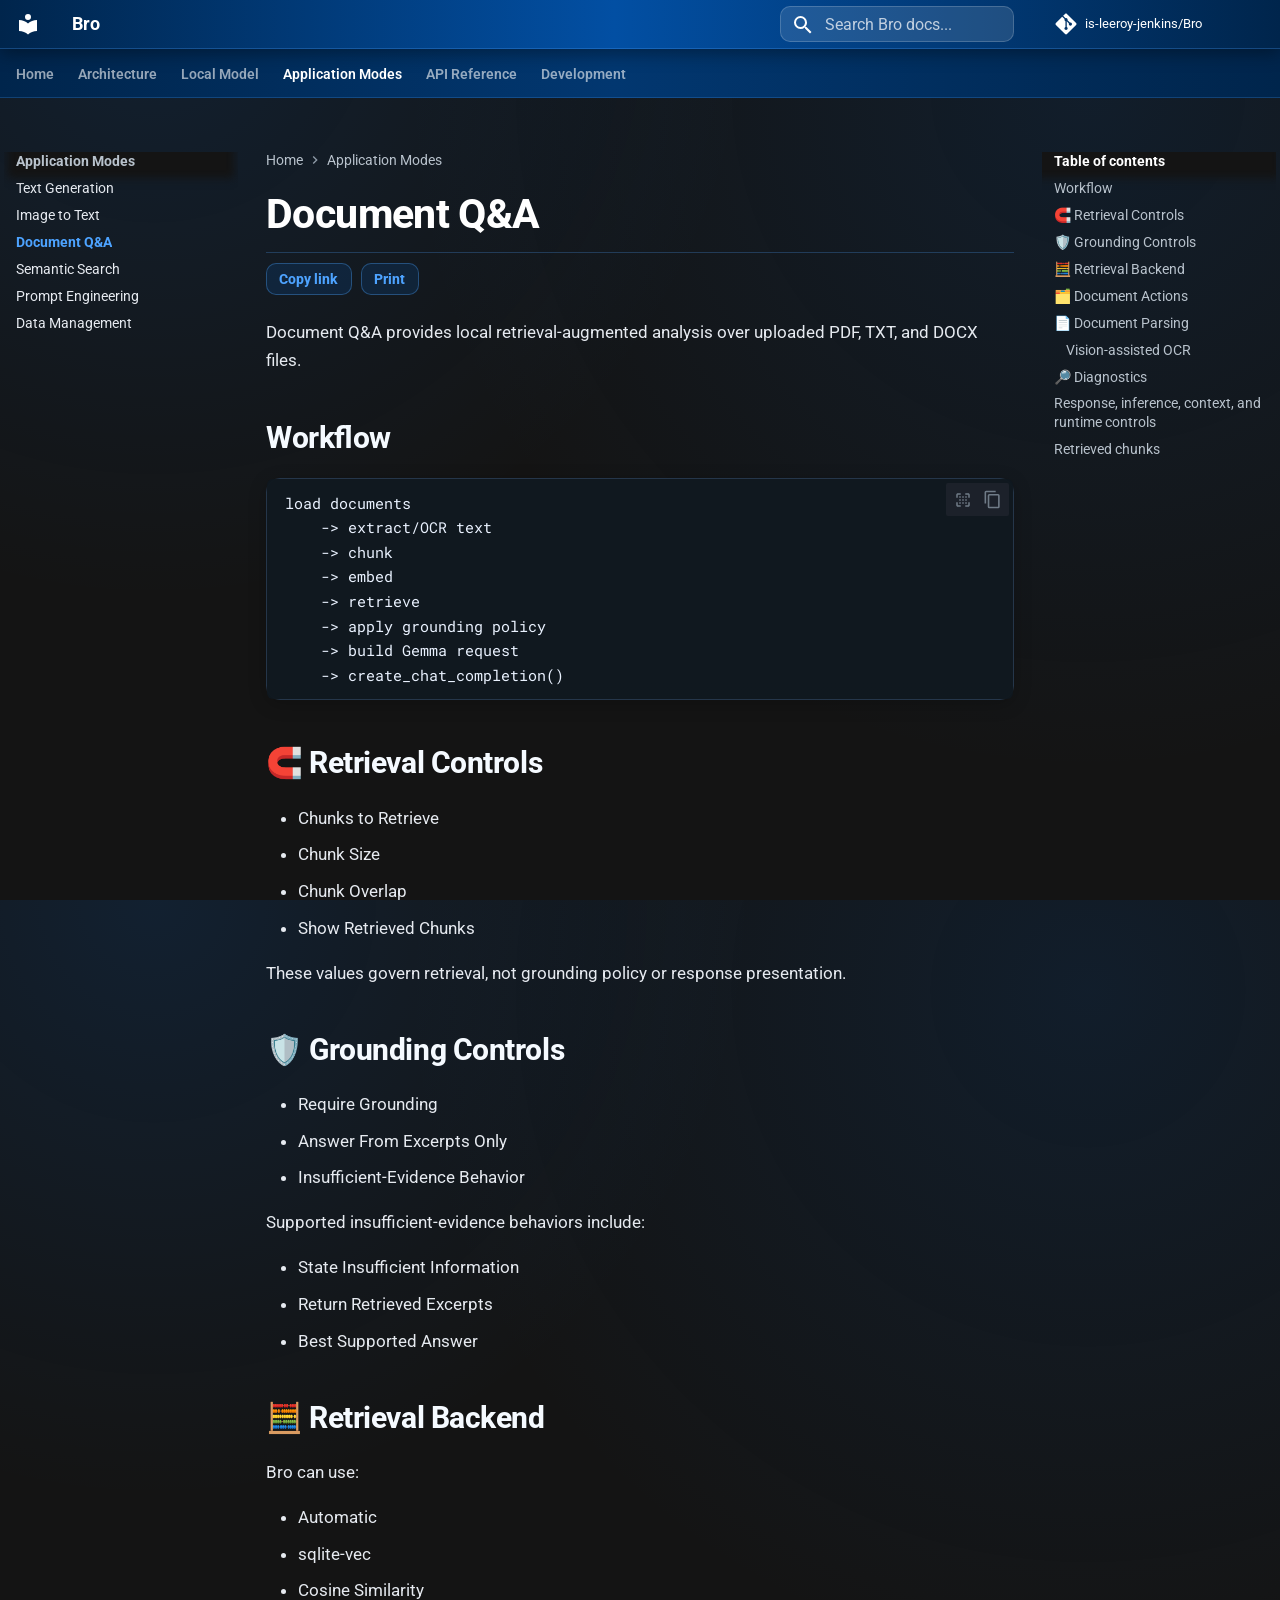
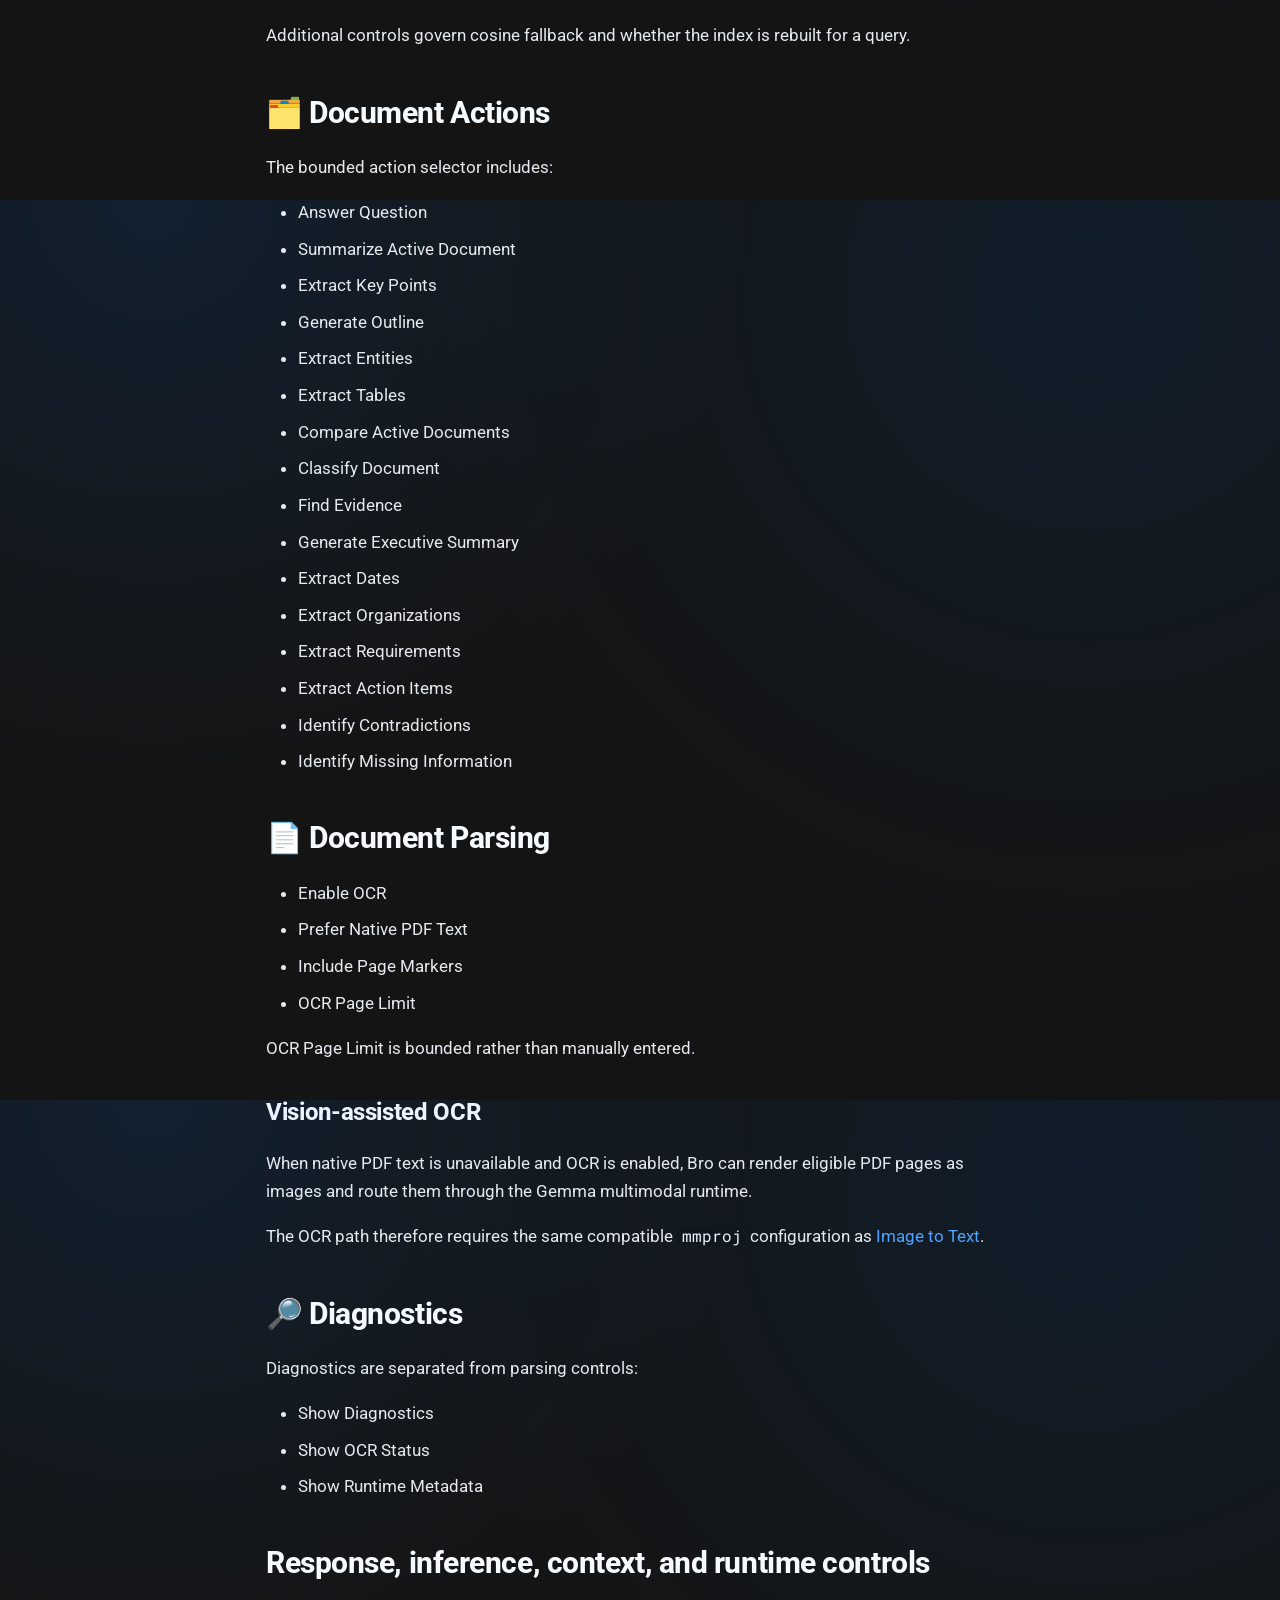
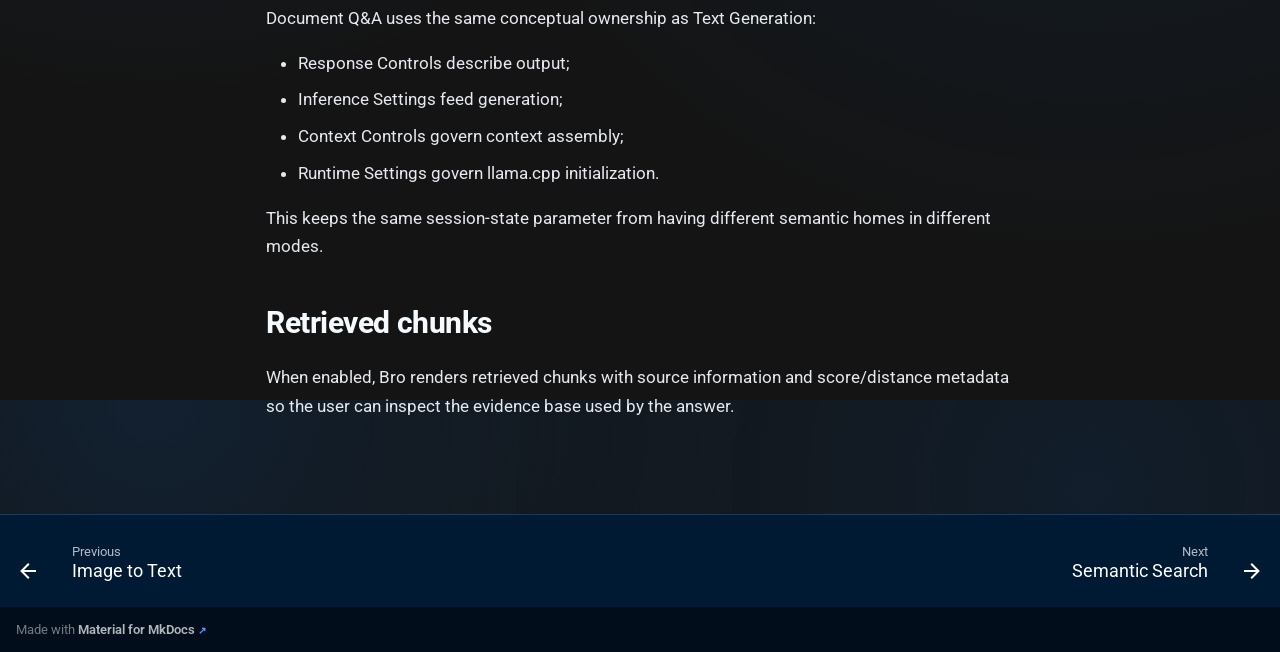
<file: document-qna/index.html>
<!doctype html>
<html lang="en" class="no-js">
  <head>
    
      <meta charset="utf-8">
      <meta name="viewport" content="width=device-width,initial-scale=1">
      
        <meta name="description" content="Local-first Gemma 3 text, vision, retrieval, prompt-engineering, semantic-search, and SQLite data-management application.">
      
      
        <meta name="author" content="Terry D. Eppler">
      
      
        <link rel="canonical" href="https://is-leeroy-jenkins.github.io/Bro/document-qna/">
      
      
        <link rel="prev" href="../image-to-text/">
      
      
        <link rel="next" href="../semantic-search/">
      
      
        
      
      
      <link rel="icon" href="../assets/images/favicon.png">
      <meta name="generator" content="mkdocs-1.6.1, mkdocs-material-9.7.6">
    
    
      
        <title>Document Q&A - Bro</title>
      
    
    
      <link rel="stylesheet" href="../assets/stylesheets/main.484c7ddc.min.css">
      
        
        <link rel="stylesheet" href="../assets/stylesheets/palette.ab4e12ef.min.css">
      
      


    
    
      
    
    
      
        
        
        <link rel="preconnect" href="https://fonts.gstatic.com" crossorigin>
        <link rel="stylesheet" href="https://fonts.googleapis.com/css?family=Roboto:300,300i,400,400i,700,700i%7CRoboto+Mono:400,400i,700,700i&display=fallback">
        <style>:root{--md-text-font:"Roboto";--md-code-font:"Roboto Mono"}</style>
      
    
    
      <link rel="stylesheet" href="../assets/_mkdocstrings.css">
    
      <link rel="stylesheet" href="../assets/css/bro.css">
    
    <script>__md_scope=new URL("..",location),__md_hash=e=>[...e].reduce(((e,_)=>(e<<5)-e+_.charCodeAt(0)),0),__md_get=(e,_=localStorage,t=__md_scope)=>JSON.parse(_.getItem(t.pathname+"."+e)),__md_set=(e,_,t=localStorage,a=__md_scope)=>{try{t.setItem(a.pathname+"."+e,JSON.stringify(_))}catch(e){}}</script>
    
      

    
    
  </head>
  
  
    
    
      
    
    
    
    
    <body dir="ltr" data-md-color-scheme="slate" data-md-color-primary="blue" data-md-color-accent="light-blue">
  
    
    <input class="md-toggle" data-md-toggle="drawer" type="checkbox" id="__drawer" autocomplete="off">
    <input class="md-toggle" data-md-toggle="search" type="checkbox" id="__search" autocomplete="off">
    <label class="md-overlay" for="__drawer"></label>
    <div data-md-component="skip">
      
        
        <a href="#document-qa" class="md-skip">
          Skip to content
        </a>
      
    </div>
    <div data-md-component="announce">
      
    </div>
    
    
      

<header class="md-header" data-md-component="header">
  <nav class="md-header__inner md-grid" aria-label="Header">
    <a href=".." title="Bro" class="md-header__button md-logo" aria-label="Bro" data-md-component="logo">
      
  
  <svg xmlns="http://www.w3.org/2000/svg" viewBox="0 0 24 24"><path d="M12 8a3 3 0 0 0 3-3 3 3 0 0 0-3-3 3 3 0 0 0-3 3 3 3 0 0 0 3 3m0 3.54C9.64 9.35 6.5 8 3 8v11c3.5 0 6.64 1.35 9 3.54 2.36-2.19 5.5-3.54 9-3.54V8c-3.5 0-6.64 1.35-9 3.54"/></svg>

    </a>
    <label class="md-header__button md-icon" for="__drawer">
      
      <svg xmlns="http://www.w3.org/2000/svg" viewBox="0 0 24 24"><path d="M3 6h18v2H3zm0 5h18v2H3zm0 5h18v2H3z"/></svg>
    </label>
    <div class="md-header__title" data-md-component="header-title">
      <div class="md-header__ellipsis">
        <div class="md-header__topic">
          <span class="md-ellipsis">
            Bro
          </span>
        </div>
        <div class="md-header__topic" data-md-component="header-topic">
          <span class="md-ellipsis">
            
              Document Q&A
            
          </span>
        </div>
      </div>
    </div>
    
      
        <form class="md-header__option" data-md-component="palette">
  
    
    
    
    <input class="md-option" data-md-color-media="" data-md-color-scheme="slate" data-md-color-primary="blue" data-md-color-accent="light-blue"  aria-hidden="true"  type="radio" name="__palette" id="__palette_0">
    
  
</form>
      
    
    
      <script>var palette=__md_get("__palette");if(palette&&palette.color){if("(prefers-color-scheme)"===palette.color.media){var media=matchMedia("(prefers-color-scheme: light)"),input=document.querySelector(media.matches?"[data-md-color-media='(prefers-color-scheme: light)']":"[data-md-color-media='(prefers-color-scheme: dark)']");palette.color.media=input.getAttribute("data-md-color-media"),palette.color.scheme=input.getAttribute("data-md-color-scheme"),palette.color.primary=input.getAttribute("data-md-color-primary"),palette.color.accent=input.getAttribute("data-md-color-accent")}for(var[key,value]of Object.entries(palette.color))document.body.setAttribute("data-md-color-"+key,value)}</script>
    
    
    
      
      
        <label class="md-header__button md-icon" for="__search">
          
          <svg xmlns="http://www.w3.org/2000/svg" viewBox="0 0 24 24"><path d="M9.5 3A6.5 6.5 0 0 1 16 9.5c0 1.61-.59 3.09-1.56 4.23l.27.27h.79l5 5-1.5 1.5-5-5v-.79l-.27-.27A6.52 6.52 0 0 1 9.5 16 6.5 6.5 0 0 1 3 9.5 6.5 6.5 0 0 1 9.5 3m0 2C7 5 5 7 5 9.5S7 14 9.5 14 14 12 14 9.5 12 5 9.5 5"/></svg>
        </label>
        <div class="md-search" data-md-component="search" role="dialog">
  <label class="md-search__overlay" for="__search"></label>
  <div class="md-search__inner" role="search">
    <form class="md-search__form" name="search">
      <input type="text" class="md-search__input" name="query" aria-label="Search" placeholder="Search" autocapitalize="off" autocorrect="off" autocomplete="off" spellcheck="false" data-md-component="search-query" required>
      <label class="md-search__icon md-icon" for="__search">
        
        <svg xmlns="http://www.w3.org/2000/svg" viewBox="0 0 24 24"><path d="M9.5 3A6.5 6.5 0 0 1 16 9.5c0 1.61-.59 3.09-1.56 4.23l.27.27h.79l5 5-1.5 1.5-5-5v-.79l-.27-.27A6.52 6.52 0 0 1 9.5 16 6.5 6.5 0 0 1 3 9.5 6.5 6.5 0 0 1 9.5 3m0 2C7 5 5 7 5 9.5S7 14 9.5 14 14 12 14 9.5 12 5 9.5 5"/></svg>
        
        <svg xmlns="http://www.w3.org/2000/svg" viewBox="0 0 24 24"><path d="M20 11v2H8l5.5 5.5-1.42 1.42L4.16 12l7.92-7.92L13.5 5.5 8 11z"/></svg>
      </label>
      <nav class="md-search__options" aria-label="Search">
        
          <a href="javascript:void(0)" class="md-search__icon md-icon" title="Share" aria-label="Share" data-clipboard data-clipboard-text="" data-md-component="search-share" tabindex="-1">
            
            <svg xmlns="http://www.w3.org/2000/svg" viewBox="0 0 24 24"><path d="M18 16.08c-.76 0-1.44.3-1.96.77L8.91 12.7c.05-.23.09-.46.09-.7s-.04-.47-.09-.7l7.05-4.11c.54.5 1.25.81 2.04.81a3 3 0 0 0 3-3 3 3 0 0 0-3-3 3 3 0 0 0-3 3c0 .24.04.47.09.7L8.04 9.81C7.5 9.31 6.79 9 6 9a3 3 0 0 0-3 3 3 3 0 0 0 3 3c.79 0 1.5-.31 2.04-.81l7.12 4.15c-.05.21-.08.43-.08.66 0 1.61 1.31 2.91 2.92 2.91s2.92-1.3 2.92-2.91A2.92 2.92 0 0 0 18 16.08"/></svg>
          </a>
        
        <button type="reset" class="md-search__icon md-icon" title="Clear" aria-label="Clear" tabindex="-1">
          
          <svg xmlns="http://www.w3.org/2000/svg" viewBox="0 0 24 24"><path d="M19 6.41 17.59 5 12 10.59 6.41 5 5 6.41 10.59 12 5 17.59 6.41 19 12 13.41 17.59 19 19 17.59 13.41 12z"/></svg>
        </button>
      </nav>
      
        <div class="md-search__suggest" data-md-component="search-suggest"></div>
      
    </form>
    <div class="md-search__output">
      <div class="md-search__scrollwrap" tabindex="0" data-md-scrollfix>
        <div class="md-search-result" data-md-component="search-result">
          <div class="md-search-result__meta">
            Initializing search
          </div>
          <ol class="md-search-result__list" role="presentation"></ol>
        </div>
      </div>
    </div>
  </div>
</div>
      
    
    
      <div class="md-header__source">
        <a href="https://github.com/is-leeroy-jenkins/Bro" title="Go to repository" class="md-source" data-md-component="source">
  <div class="md-source__icon md-icon">
    
    <svg xmlns="http://www.w3.org/2000/svg" viewBox="0 0 448 512"><!--! Font Awesome Free 7.1.0 by @fontawesome - https://fontawesome.com License - https://fontawesome.com/license/free (Icons: CC BY 4.0, Fonts: SIL OFL 1.1, Code: MIT License) Copyright 2025 Fonticons, Inc.--><path d="M439.6 236.1 244 40.5c-5.4-5.5-12.8-8.5-20.4-8.5s-15 3-20.4 8.4L162.5 81l51.5 51.5c27.1-9.1 52.7 16.8 43.4 43.7l49.7 49.7c34.2-11.8 61.2 31 35.5 56.7-26.5 26.5-70.2-2.9-56-37.3L240.3 199v121.9c25.3 12.5 22.3 41.8 9.1 55-6.4 6.4-15.2 10.1-24.3 10.1s-17.8-3.6-24.3-10.1c-17.6-17.6-11.1-46.9 11.2-56v-123c-20.8-8.5-24.6-30.7-18.6-45L142.6 101 8.5 235.1C3 240.6 0 247.9 0 255.5s3 15 8.5 20.4l195.6 195.7c5.4 5.4 12.7 8.4 20.4 8.4s15-3 20.4-8.4l194.7-194.7c5.4-5.4 8.4-12.8 8.4-20.4s-3-15-8.4-20.4"/></svg>
  </div>
  <div class="md-source__repository">
    is-leeroy-jenkins/Bro
  </div>
</a>
      </div>
    
  </nav>
  
</header>
    
    <div class="md-container" data-md-component="container">
      
      
        
          
            
<nav class="md-tabs" aria-label="Tabs" data-md-component="tabs">
  <div class="md-grid">
    <ul class="md-tabs__list">
      
        
  
  
  
  
    <li class="md-tabs__item">
      <a href=".." class="md-tabs__link">
        
  
  
    
  
  Home

      </a>
    </li>
  

      
        
  
  
  
  
    <li class="md-tabs__item">
      <a href="../architecture/" class="md-tabs__link">
        
  
  
    
  
  Architecture

      </a>
    </li>
  

      
        
  
  
  
  
    <li class="md-tabs__item">
      <a href="../local-model/" class="md-tabs__link">
        
  
  
    
  
  Local Model

      </a>
    </li>
  

      
        
  
  
  
    
  
  
    
    
      <li class="md-tabs__item md-tabs__item--active">
        <a href="../text-generation/" class="md-tabs__link">
          
  
  
  Application Modes

        </a>
      </li>
    
  

      
        
  
  
  
  
    
    
      <li class="md-tabs__item">
        <a href="../api/" class="md-tabs__link">
          
  
  
  API Reference

        </a>
      </li>
    
  

      
        
  
  
  
  
    <li class="md-tabs__item">
      <a href="../development/" class="md-tabs__link">
        
  
  
    
  
  Development

      </a>
    </li>
  

      
    </ul>
  </div>
</nav>
          
        
      
      <main class="md-main" data-md-component="main">
        <div class="md-main__inner md-grid">
          
            
              
              <div class="md-sidebar md-sidebar--primary" data-md-component="sidebar" data-md-type="navigation" >
                <div class="md-sidebar__scrollwrap">
                  <div class="md-sidebar__inner">
                    


  


<nav class="md-nav md-nav--primary md-nav--lifted" aria-label="Navigation" data-md-level="0">
  <label class="md-nav__title" for="__drawer">
    <a href=".." title="Bro" class="md-nav__button md-logo" aria-label="Bro" data-md-component="logo">
      
  
  <svg xmlns="http://www.w3.org/2000/svg" viewBox="0 0 24 24"><path d="M12 8a3 3 0 0 0 3-3 3 3 0 0 0-3-3 3 3 0 0 0-3 3 3 3 0 0 0 3 3m0 3.54C9.64 9.35 6.5 8 3 8v11c3.5 0 6.64 1.35 9 3.54 2.36-2.19 5.5-3.54 9-3.54V8c-3.5 0-6.64 1.35-9 3.54"/></svg>

    </a>
    Bro
  </label>
  
    <div class="md-nav__source">
      <a href="https://github.com/is-leeroy-jenkins/Bro" title="Go to repository" class="md-source" data-md-component="source">
  <div class="md-source__icon md-icon">
    
    <svg xmlns="http://www.w3.org/2000/svg" viewBox="0 0 448 512"><!--! Font Awesome Free 7.1.0 by @fontawesome - https://fontawesome.com License - https://fontawesome.com/license/free (Icons: CC BY 4.0, Fonts: SIL OFL 1.1, Code: MIT License) Copyright 2025 Fonticons, Inc.--><path d="M439.6 236.1 244 40.5c-5.4-5.5-12.8-8.5-20.4-8.5s-15 3-20.4 8.4L162.5 81l51.5 51.5c27.1-9.1 52.7 16.8 43.4 43.7l49.7 49.7c34.2-11.8 61.2 31 35.5 56.7-26.5 26.5-70.2-2.9-56-37.3L240.3 199v121.9c25.3 12.5 22.3 41.8 9.1 55-6.4 6.4-15.2 10.1-24.3 10.1s-17.8-3.6-24.3-10.1c-17.6-17.6-11.1-46.9 11.2-56v-123c-20.8-8.5-24.6-30.7-18.6-45L142.6 101 8.5 235.1C3 240.6 0 247.9 0 255.5s3 15 8.5 20.4l195.6 195.7c5.4 5.4 12.7 8.4 20.4 8.4s15-3 20.4-8.4l194.7-194.7c5.4-5.4 8.4-12.8 8.4-20.4s-3-15-8.4-20.4"/></svg>
  </div>
  <div class="md-source__repository">
    is-leeroy-jenkins/Bro
  </div>
</a>
    </div>
  
  <ul class="md-nav__list" data-md-scrollfix>
    
      
      
  
  
  
  
    <li class="md-nav__item">
      <a href=".." class="md-nav__link">
        
  
  
  <span class="md-ellipsis">
    
  
    Home
  

    
  </span>
  
  

      </a>
    </li>
  

    
      
      
  
  
  
  
    <li class="md-nav__item">
      <a href="../architecture/" class="md-nav__link">
        
  
  
  <span class="md-ellipsis">
    
  
    Architecture
  

    
  </span>
  
  

      </a>
    </li>
  

    
      
      
  
  
  
  
    <li class="md-nav__item">
      <a href="../local-model/" class="md-nav__link">
        
  
  
  <span class="md-ellipsis">
    
  
    Local Model
  

    
  </span>
  
  

      </a>
    </li>
  

    
      
      
  
  
    
  
  
  
    
    
    
    
      
        
        
      
      
        
      
    
    
    <li class="md-nav__item md-nav__item--active md-nav__item--section md-nav__item--nested">
      
        
        
        <input class="md-nav__toggle md-toggle " type="checkbox" id="__nav_4" checked>
        
          
          <label class="md-nav__link" for="__nav_4" id="__nav_4_label" tabindex="">
            
  
  
  <span class="md-ellipsis">
    
  
    Application Modes
  

    
  </span>
  
  

            <span class="md-nav__icon md-icon"></span>
          </label>
        
        <nav class="md-nav" data-md-level="1" aria-labelledby="__nav_4_label" aria-expanded="true">
          <label class="md-nav__title" for="__nav_4">
            <span class="md-nav__icon md-icon"></span>
            
  
    Application Modes
  

          </label>
          <ul class="md-nav__list" data-md-scrollfix>
            
              
                
  
  
  
  
    <li class="md-nav__item">
      <a href="../text-generation/" class="md-nav__link">
        
  
  
  <span class="md-ellipsis">
    
  
    Text Generation
  

    
  </span>
  
  

      </a>
    </li>
  

              
            
              
                
  
  
  
  
    <li class="md-nav__item">
      <a href="../image-to-text/" class="md-nav__link">
        
  
  
  <span class="md-ellipsis">
    
  
    Image to Text
  

    
  </span>
  
  

      </a>
    </li>
  

              
            
              
                
  
  
    
  
  
  
    <li class="md-nav__item md-nav__item--active">
      
      <input class="md-nav__toggle md-toggle" type="checkbox" id="__toc">
      
      
        
      
      
        <label class="md-nav__link md-nav__link--active" for="__toc">
          
  
  
  <span class="md-ellipsis">
    
  
    Document Q&A
  

    
  </span>
  
  

          <span class="md-nav__icon md-icon"></span>
        </label>
      
      <a href="./" class="md-nav__link md-nav__link--active">
        
  
  
  <span class="md-ellipsis">
    
  
    Document Q&A
  

    
  </span>
  
  

      </a>
      
        

<nav class="md-nav md-nav--secondary" aria-label="Table of contents">
  
  
  
    
  
  
    <label class="md-nav__title" for="__toc">
      <span class="md-nav__icon md-icon"></span>
      Table of contents
    </label>
    <ul class="md-nav__list" data-md-component="toc" data-md-scrollfix>
      
        <li class="md-nav__item">
  <a href="#workflow" class="md-nav__link">
    <span class="md-ellipsis">
      
        Workflow
      
    </span>
  </a>
  
</li>
      
        <li class="md-nav__item">
  <a href="#retrieval-controls" class="md-nav__link">
    <span class="md-ellipsis">
      
        🧲 Retrieval Controls
      
    </span>
  </a>
  
</li>
      
        <li class="md-nav__item">
  <a href="#grounding-controls" class="md-nav__link">
    <span class="md-ellipsis">
      
        🛡️ Grounding Controls
      
    </span>
  </a>
  
</li>
      
        <li class="md-nav__item">
  <a href="#retrieval-backend" class="md-nav__link">
    <span class="md-ellipsis">
      
        🧮 Retrieval Backend
      
    </span>
  </a>
  
</li>
      
        <li class="md-nav__item">
  <a href="#document-actions" class="md-nav__link">
    <span class="md-ellipsis">
      
        🗂️ Document Actions
      
    </span>
  </a>
  
</li>
      
        <li class="md-nav__item">
  <a href="#document-parsing" class="md-nav__link">
    <span class="md-ellipsis">
      
        📄 Document Parsing
      
    </span>
  </a>
  
    <nav class="md-nav" aria-label="📄 Document Parsing">
      <ul class="md-nav__list">
        
          <li class="md-nav__item">
  <a href="#vision-assisted-ocr" class="md-nav__link">
    <span class="md-ellipsis">
      
        Vision-assisted OCR
      
    </span>
  </a>
  
</li>
        
      </ul>
    </nav>
  
</li>
      
        <li class="md-nav__item">
  <a href="#diagnostics" class="md-nav__link">
    <span class="md-ellipsis">
      
        🔎 Diagnostics
      
    </span>
  </a>
  
</li>
      
        <li class="md-nav__item">
  <a href="#response-inference-context-and-runtime-controls" class="md-nav__link">
    <span class="md-ellipsis">
      
        Response, inference, context, and runtime controls
      
    </span>
  </a>
  
</li>
      
        <li class="md-nav__item">
  <a href="#retrieved-chunks" class="md-nav__link">
    <span class="md-ellipsis">
      
        Retrieved chunks
      
    </span>
  </a>
  
</li>
      
    </ul>
  
</nav>
      
    </li>
  

              
            
              
                
  
  
  
  
    <li class="md-nav__item">
      <a href="../semantic-search/" class="md-nav__link">
        
  
  
  <span class="md-ellipsis">
    
  
    Semantic Search
  

    
  </span>
  
  

      </a>
    </li>
  

              
            
              
                
  
  
  
  
    <li class="md-nav__item">
      <a href="../prompt-engineering/" class="md-nav__link">
        
  
  
  <span class="md-ellipsis">
    
  
    Prompt Engineering
  

    
  </span>
  
  

      </a>
    </li>
  

              
            
              
                
  
  
  
  
    <li class="md-nav__item">
      <a href="../data-management/" class="md-nav__link">
        
  
  
  <span class="md-ellipsis">
    
  
    Data Management
  

    
  </span>
  
  

      </a>
    </li>
  

              
            
          </ul>
        </nav>
      
    </li>
  

    
      
      
  
  
  
  
    
    
    
    
      
      
        
      
    
    
    <li class="md-nav__item md-nav__item--nested">
      
        
        
          
        
        <input class="md-nav__toggle md-toggle md-toggle--indeterminate" type="checkbox" id="__nav_5" >
        
          
          <label class="md-nav__link" for="__nav_5" id="__nav_5_label" tabindex="0">
            
  
  
  <span class="md-ellipsis">
    
  
    API Reference
  

    
  </span>
  
  

            <span class="md-nav__icon md-icon"></span>
          </label>
        
        <nav class="md-nav" data-md-level="1" aria-labelledby="__nav_5_label" aria-expanded="false">
          <label class="md-nav__title" for="__nav_5">
            <span class="md-nav__icon md-icon"></span>
            
  
    API Reference
  

          </label>
          <ul class="md-nav__list" data-md-scrollfix>
            
              
                
  
  
  
  
    <li class="md-nav__item">
      <a href="../api/" class="md-nav__link">
        
  
  
  <span class="md-ellipsis">
    
  
    Overview
  

    
  </span>
  
  

      </a>
    </li>
  

              
            
              
                
  
  
  
  
    <li class="md-nav__item">
      <a href="../api/app/" class="md-nav__link">
        
  
  
  <span class="md-ellipsis">
    
  
    App
  

    
  </span>
  
  

      </a>
    </li>
  

              
            
              
                
  
  
  
  
    <li class="md-nav__item">
      <a href="../api/config/" class="md-nav__link">
        
  
  
  <span class="md-ellipsis">
    
  
    Configuration
  

    
  </span>
  
  

      </a>
    </li>
  

              
            
              
                
  
  
  
  
    <li class="md-nav__item">
      <a href="../api/boogr/" class="md-nav__link">
        
  
  
  <span class="md-ellipsis">
    
  
    Logging
  

    
  </span>
  
  

      </a>
    </li>
  

              
            
          </ul>
        </nav>
      
    </li>
  

    
      
      
  
  
  
  
    <li class="md-nav__item">
      <a href="../development/" class="md-nav__link">
        
  
  
  <span class="md-ellipsis">
    
  
    Development
  

    
  </span>
  
  

      </a>
    </li>
  

    
  </ul>
</nav>
                  </div>
                </div>
              </div>
            
            
              
              <div class="md-sidebar md-sidebar--secondary" data-md-component="sidebar" data-md-type="toc" >
                <div class="md-sidebar__scrollwrap">
                  <div class="md-sidebar__inner">
                    

<nav class="md-nav md-nav--secondary" aria-label="Table of contents">
  
  
  
    
  
  
    <label class="md-nav__title" for="__toc">
      <span class="md-nav__icon md-icon"></span>
      Table of contents
    </label>
    <ul class="md-nav__list" data-md-component="toc" data-md-scrollfix>
      
        <li class="md-nav__item">
  <a href="#workflow" class="md-nav__link">
    <span class="md-ellipsis">
      
        Workflow
      
    </span>
  </a>
  
</li>
      
        <li class="md-nav__item">
  <a href="#retrieval-controls" class="md-nav__link">
    <span class="md-ellipsis">
      
        🧲 Retrieval Controls
      
    </span>
  </a>
  
</li>
      
        <li class="md-nav__item">
  <a href="#grounding-controls" class="md-nav__link">
    <span class="md-ellipsis">
      
        🛡️ Grounding Controls
      
    </span>
  </a>
  
</li>
      
        <li class="md-nav__item">
  <a href="#retrieval-backend" class="md-nav__link">
    <span class="md-ellipsis">
      
        🧮 Retrieval Backend
      
    </span>
  </a>
  
</li>
      
        <li class="md-nav__item">
  <a href="#document-actions" class="md-nav__link">
    <span class="md-ellipsis">
      
        🗂️ Document Actions
      
    </span>
  </a>
  
</li>
      
        <li class="md-nav__item">
  <a href="#document-parsing" class="md-nav__link">
    <span class="md-ellipsis">
      
        📄 Document Parsing
      
    </span>
  </a>
  
    <nav class="md-nav" aria-label="📄 Document Parsing">
      <ul class="md-nav__list">
        
          <li class="md-nav__item">
  <a href="#vision-assisted-ocr" class="md-nav__link">
    <span class="md-ellipsis">
      
        Vision-assisted OCR
      
    </span>
  </a>
  
</li>
        
      </ul>
    </nav>
  
</li>
      
        <li class="md-nav__item">
  <a href="#diagnostics" class="md-nav__link">
    <span class="md-ellipsis">
      
        🔎 Diagnostics
      
    </span>
  </a>
  
</li>
      
        <li class="md-nav__item">
  <a href="#response-inference-context-and-runtime-controls" class="md-nav__link">
    <span class="md-ellipsis">
      
        Response, inference, context, and runtime controls
      
    </span>
  </a>
  
</li>
      
        <li class="md-nav__item">
  <a href="#retrieved-chunks" class="md-nav__link">
    <span class="md-ellipsis">
      
        Retrieved chunks
      
    </span>
  </a>
  
</li>
      
    </ul>
  
</nav>
                  </div>
                </div>
              </div>
            
          
          
            <div class="md-content" data-md-component="content">
              
                



  


  <nav class="md-path" aria-label="Navigation" >
    <ol class="md-path__list">
      
        
  
  
    <li class="md-path__item">
      <a href=".." class="md-path__link">
        
  <span class="md-ellipsis">
    Home
  </span>

      </a>
    </li>
  

      
      
        
  
  
    
    
      <li class="md-path__item">
        <a href="../text-generation/" class="md-path__link">
          
  <span class="md-ellipsis">
    Application Modes
  </span>

        </a>
      </li>
    
  

      
    </ol>
  </nav>

              
              <article class="md-content__inner md-typeset">
                
                  


  
  


<h1 id="document-qa">Document Q&amp;A<a class="headerlink" href="#document-qa" title="Permanent link">&para;</a></h1>
<p>Document Q&amp;A provides local retrieval-augmented analysis over uploaded PDF, TXT, and DOCX files.</p>
<h2 id="workflow">Workflow<a class="headerlink" href="#workflow" title="Permanent link">&para;</a></h2>
<div class="language-text highlight"><pre><span></span><code><span id="__span-0-1"><a id="__codelineno-0-1" name="__codelineno-0-1" href="#__codelineno-0-1"></a>load documents
</span><span id="__span-0-2"><a id="__codelineno-0-2" name="__codelineno-0-2" href="#__codelineno-0-2"></a>    -&gt; extract/OCR text
</span><span id="__span-0-3"><a id="__codelineno-0-3" name="__codelineno-0-3" href="#__codelineno-0-3"></a>    -&gt; chunk
</span><span id="__span-0-4"><a id="__codelineno-0-4" name="__codelineno-0-4" href="#__codelineno-0-4"></a>    -&gt; embed
</span><span id="__span-0-5"><a id="__codelineno-0-5" name="__codelineno-0-5" href="#__codelineno-0-5"></a>    -&gt; retrieve
</span><span id="__span-0-6"><a id="__codelineno-0-6" name="__codelineno-0-6" href="#__codelineno-0-6"></a>    -&gt; apply grounding policy
</span><span id="__span-0-7"><a id="__codelineno-0-7" name="__codelineno-0-7" href="#__codelineno-0-7"></a>    -&gt; build Gemma request
</span><span id="__span-0-8"><a id="__codelineno-0-8" name="__codelineno-0-8" href="#__codelineno-0-8"></a>    -&gt; create_chat_completion()
</span></code></pre></div>
<h2 id="retrieval-controls">🧲 Retrieval Controls<a class="headerlink" href="#retrieval-controls" title="Permanent link">&para;</a></h2>
<ul>
<li>Chunks to Retrieve</li>
<li>Chunk Size</li>
<li>Chunk Overlap</li>
<li>Show Retrieved Chunks</li>
</ul>
<p>These values govern retrieval, not grounding policy or response presentation.</p>
<h2 id="grounding-controls">🛡️ Grounding Controls<a class="headerlink" href="#grounding-controls" title="Permanent link">&para;</a></h2>
<ul>
<li>Require Grounding</li>
<li>Answer From Excerpts Only</li>
<li>Insufficient-Evidence Behavior</li>
</ul>
<p>Supported insufficient-evidence behaviors include:</p>
<ul>
<li>State Insufficient Information</li>
<li>Return Retrieved Excerpts</li>
<li>Best Supported Answer</li>
</ul>
<h2 id="retrieval-backend">🧮 Retrieval Backend<a class="headerlink" href="#retrieval-backend" title="Permanent link">&para;</a></h2>
<p>Bro can use:</p>
<ul>
<li>Automatic</li>
<li>sqlite-vec</li>
<li>Cosine Similarity</li>
</ul>
<p>Additional controls govern cosine fallback and whether the index is rebuilt for a query.</p>
<h2 id="document-actions">🗂️ Document Actions<a class="headerlink" href="#document-actions" title="Permanent link">&para;</a></h2>
<p>The bounded action selector includes:</p>
<ul>
<li>Answer Question</li>
<li>Summarize Active Document</li>
<li>Extract Key Points</li>
<li>Generate Outline</li>
<li>Extract Entities</li>
<li>Extract Tables</li>
<li>Compare Active Documents</li>
<li>Classify Document</li>
<li>Find Evidence</li>
<li>Generate Executive Summary</li>
<li>Extract Dates</li>
<li>Extract Organizations</li>
<li>Extract Requirements</li>
<li>Extract Action Items</li>
<li>Identify Contradictions</li>
<li>Identify Missing Information</li>
</ul>
<h2 id="document-parsing">📄 Document Parsing<a class="headerlink" href="#document-parsing" title="Permanent link">&para;</a></h2>
<ul>
<li>Enable OCR</li>
<li>Prefer Native PDF Text</li>
<li>Include Page Markers</li>
<li>OCR Page Limit</li>
</ul>
<p>OCR Page Limit is bounded rather than manually entered.</p>
<h3 id="vision-assisted-ocr">Vision-assisted OCR<a class="headerlink" href="#vision-assisted-ocr" title="Permanent link">&para;</a></h3>
<p>When native PDF text is unavailable and OCR is enabled, Bro can render eligible PDF pages as images
and route them through the Gemma multimodal runtime.</p>
<p>The OCR path therefore requires the same compatible <code>mmproj</code> configuration as
<a href="../image-to-text/">Image to Text</a>.</p>
<h2 id="diagnostics">🔎 Diagnostics<a class="headerlink" href="#diagnostics" title="Permanent link">&para;</a></h2>
<p>Diagnostics are separated from parsing controls:</p>
<ul>
<li>Show Diagnostics</li>
<li>Show OCR Status</li>
<li>Show Runtime Metadata</li>
</ul>
<h2 id="response-inference-context-and-runtime-controls">Response, inference, context, and runtime controls<a class="headerlink" href="#response-inference-context-and-runtime-controls" title="Permanent link">&para;</a></h2>
<p>Document Q&amp;A uses the same conceptual ownership as Text Generation:</p>
<ul>
<li>Response Controls describe output;</li>
<li>Inference Settings feed generation;</li>
<li>Context Controls govern context assembly;</li>
<li>Runtime Settings govern llama.cpp initialization.</li>
</ul>
<p>This keeps the same session-state parameter from having different semantic homes in different modes.</p>
<h2 id="retrieved-chunks">Retrieved chunks<a class="headerlink" href="#retrieved-chunks" title="Permanent link">&para;</a></h2>
<p>When enabled, Bro renders retrieved chunks with source information and score/distance metadata so the
user can inspect the evidence base used by the answer.</p>












                
              </article>
            </div>
          
          
  <script>var tabs=__md_get("__tabs");if(Array.isArray(tabs))e:for(var set of document.querySelectorAll(".tabbed-set")){var labels=set.querySelector(".tabbed-labels");for(var tab of tabs)for(var label of labels.getElementsByTagName("label"))if(label.innerText.trim()===tab){var input=document.getElementById(label.htmlFor);input.checked=!0;continue e}}</script>

<script>var target=document.getElementById(location.hash.slice(1));target&&target.name&&(target.checked=target.name.startsWith("__tabbed_"))</script>
        </div>
        
          <button type="button" class="md-top md-icon" data-md-component="top" hidden>
  
  <svg xmlns="http://www.w3.org/2000/svg" viewBox="0 0 24 24"><path d="M13 20h-2V8l-5.5 5.5-1.42-1.42L12 4.16l7.92 7.92-1.42 1.42L13 8z"/></svg>
  Back to top
</button>
        
      </main>
      
        <footer class="md-footer">
  
    
      
      <nav class="md-footer__inner md-grid" aria-label="Footer" >
        
          
          <a href="../image-to-text/" class="md-footer__link md-footer__link--prev" aria-label="Previous: Image to Text">
            <div class="md-footer__button md-icon">
              
              <svg xmlns="http://www.w3.org/2000/svg" viewBox="0 0 24 24"><path d="M20 11v2H8l5.5 5.5-1.42 1.42L4.16 12l7.92-7.92L13.5 5.5 8 11z"/></svg>
            </div>
            <div class="md-footer__title">
              <span class="md-footer__direction">
                Previous
              </span>
              <div class="md-ellipsis">
                Image to Text
              </div>
            </div>
          </a>
        
        
          
          <a href="../semantic-search/" class="md-footer__link md-footer__link--next" aria-label="Next: Semantic Search">
            <div class="md-footer__title">
              <span class="md-footer__direction">
                Next
              </span>
              <div class="md-ellipsis">
                Semantic Search
              </div>
            </div>
            <div class="md-footer__button md-icon">
              
              <svg xmlns="http://www.w3.org/2000/svg" viewBox="0 0 24 24"><path d="M4 11v2h12l-5.5 5.5 1.42 1.42L19.84 12l-7.92-7.92L10.5 5.5 16 11z"/></svg>
            </div>
          </a>
        
      </nav>
    
  
  <div class="md-footer-meta md-typeset">
    <div class="md-footer-meta__inner md-grid">
      <div class="md-copyright">
  
  
    Made with
    <a href="https://squidfunk.github.io/mkdocs-material/" target="_blank" rel="noopener">
      Material for MkDocs
    </a>
  
</div>
      
    </div>
  </div>
</footer>
      
    </div>
    <div class="md-dialog" data-md-component="dialog">
      <div class="md-dialog__inner md-typeset"></div>
    </div>
    
    
    
      
      
      <script id="__config" type="application/json">{"annotate": null, "base": "..", "features": ["navigation.instant", "navigation.tracking", "navigation.tabs", "navigation.sections", "navigation.expand", "navigation.path", "navigation.top", "navigation.footer", "toc.follow", "search.suggest", "search.highlight", "search.share", "content.code.copy", "content.code.select", "content.tabs.link"], "search": "../assets/javascripts/workers/search.2c215733.min.js", "tags": null, "translations": {"clipboard.copied": "Copied to clipboard", "clipboard.copy": "Copy to clipboard", "search.result.more.one": "1 more on this page", "search.result.more.other": "# more on this page", "search.result.none": "No matching documents", "search.result.one": "1 matching document", "search.result.other": "# matching documents", "search.result.placeholder": "Type to start searching", "search.result.term.missing": "Missing", "select.version": "Select version"}, "version": null}</script>
    
    
      <script src="../assets/javascripts/bundle.79ae519e.min.js"></script>
      
        <script src="../assets/js/bro.js"></script>
      
    
  </body>
</html>
</file>
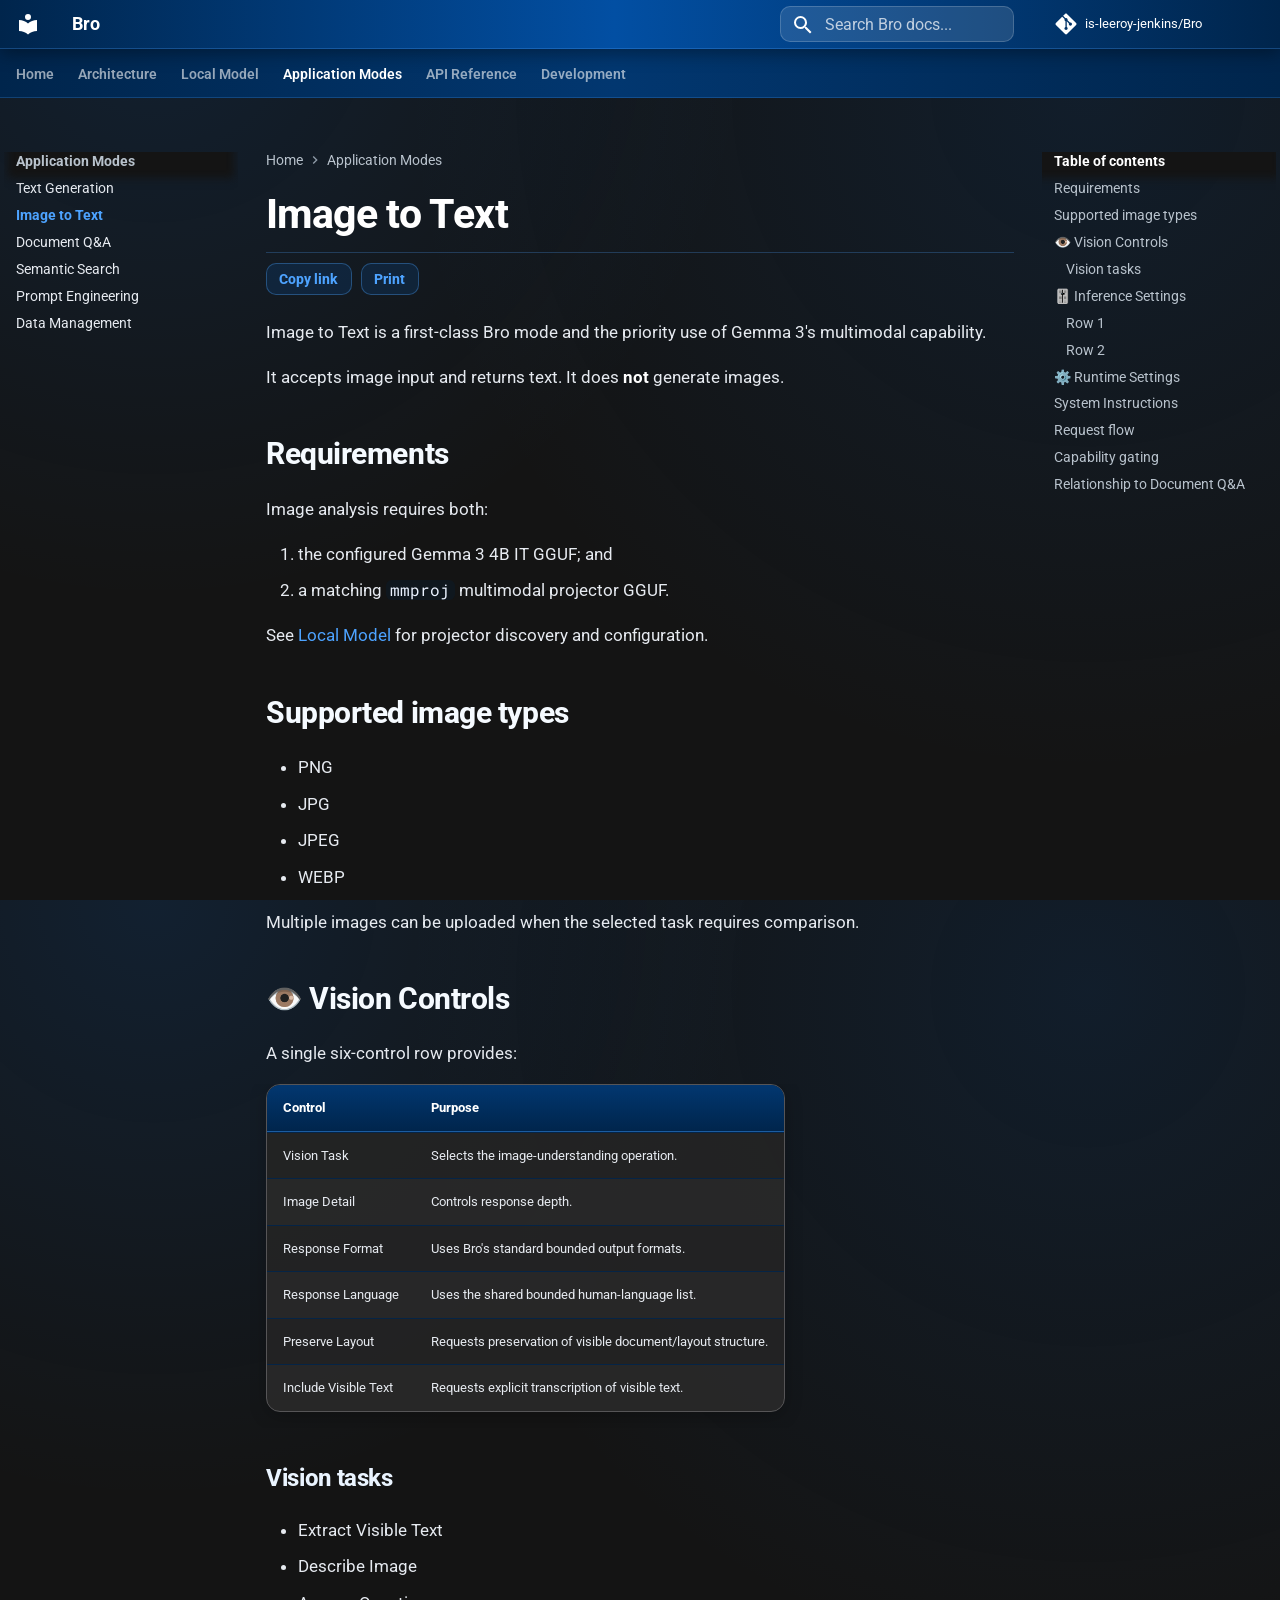
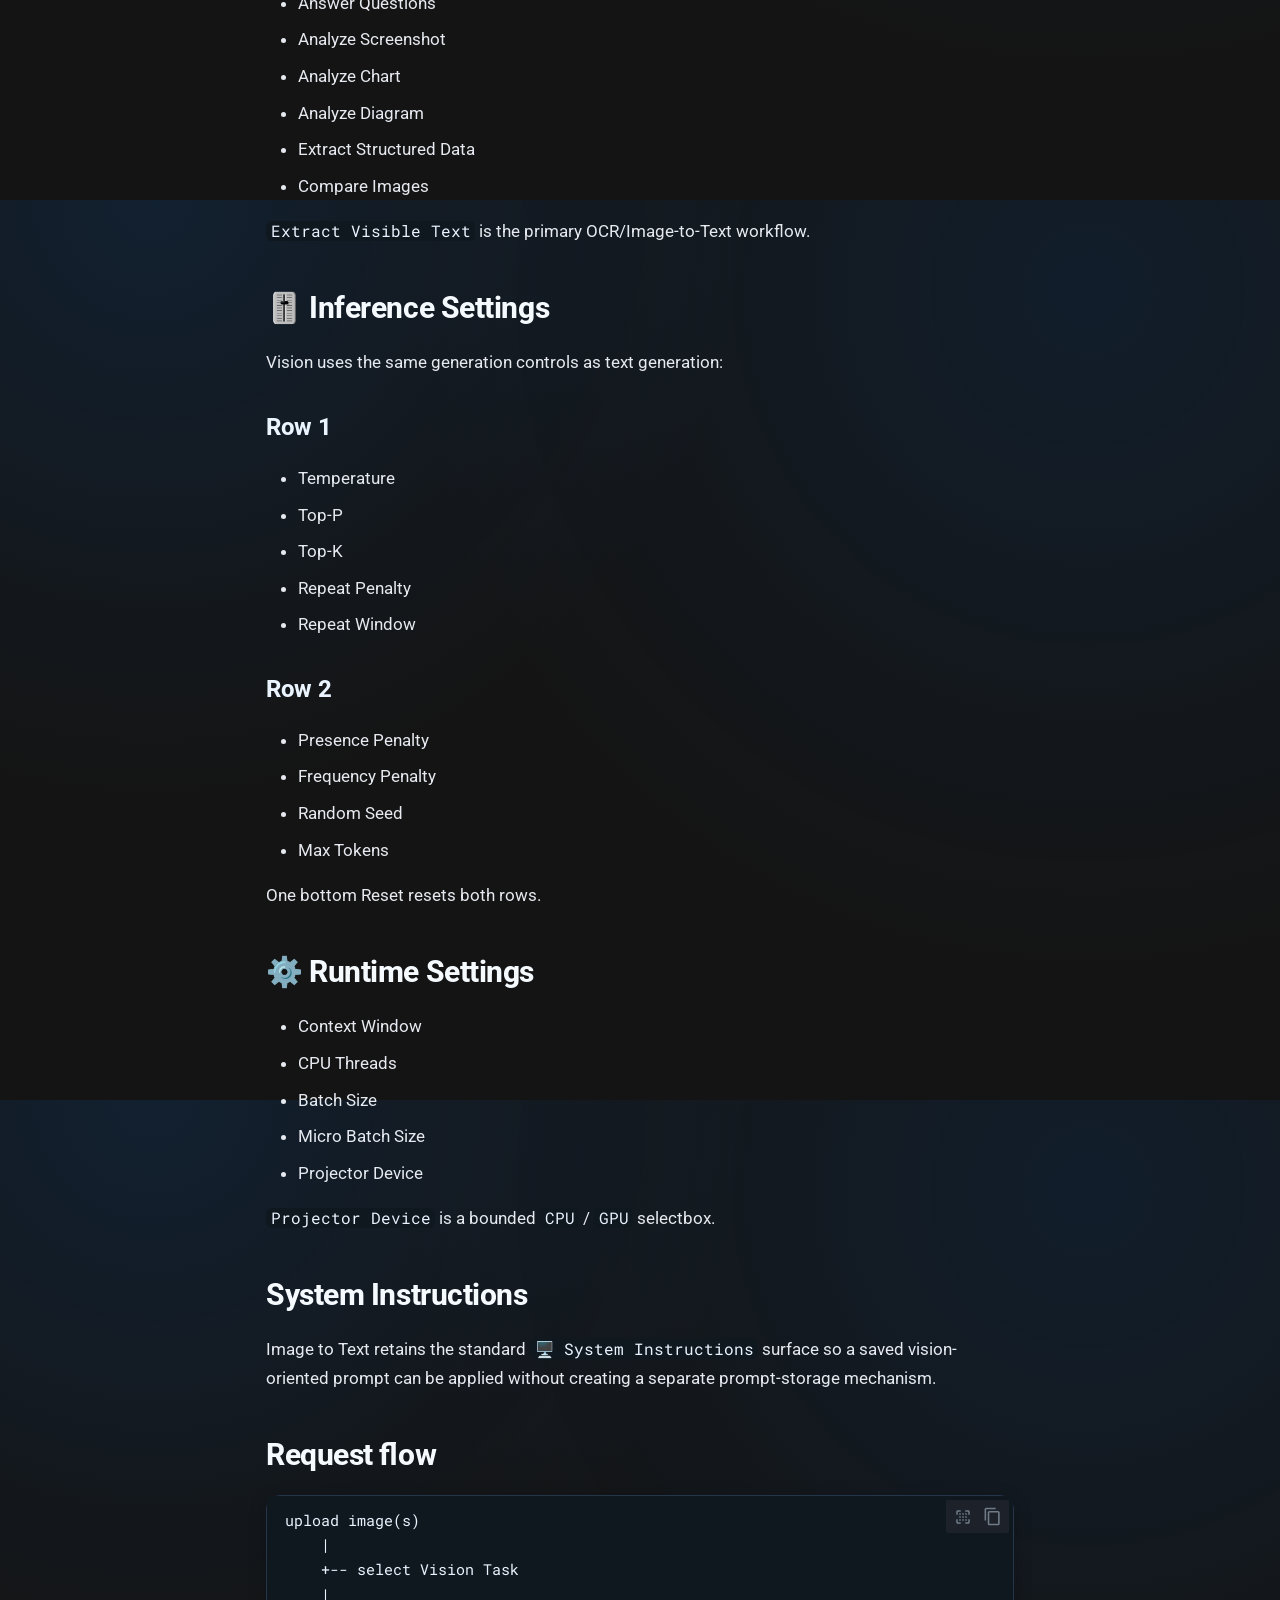
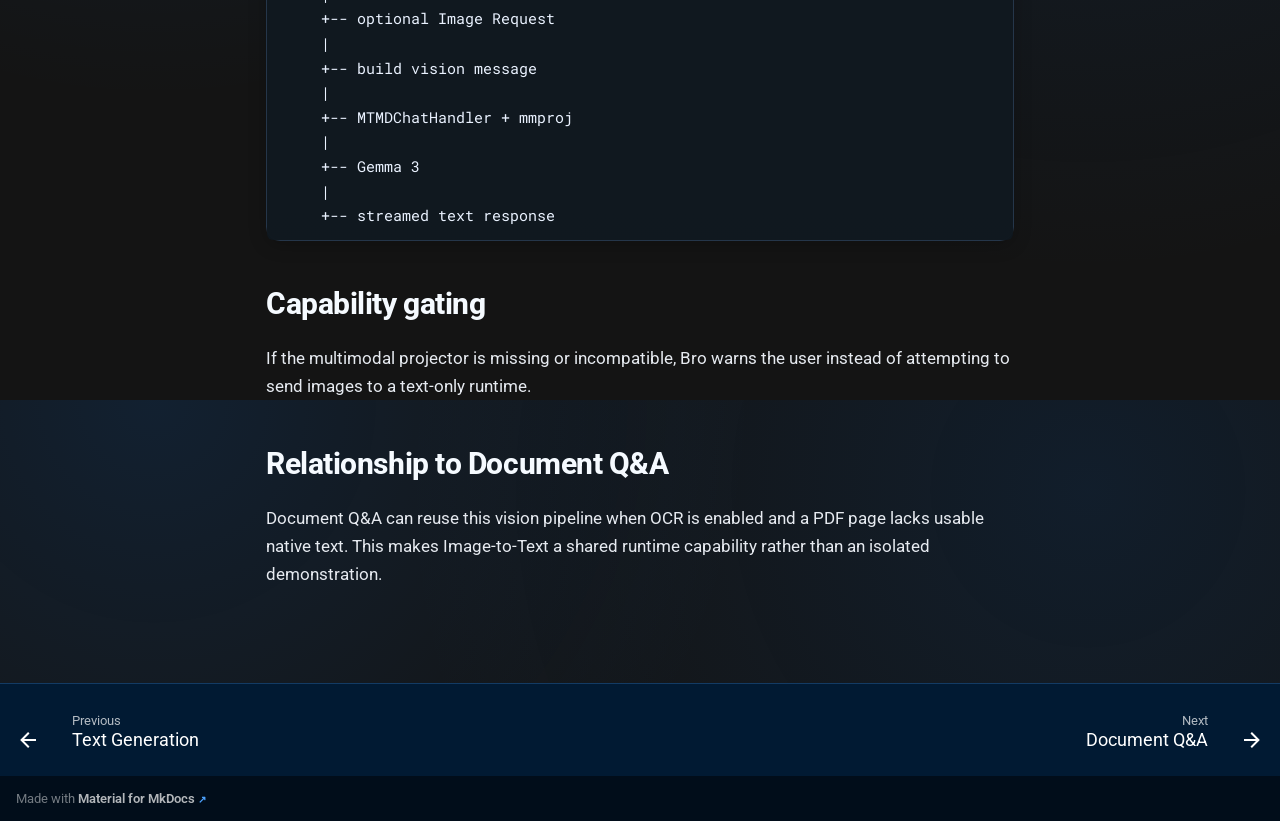
<file: image-to-text/index.html>
<!doctype html>
<html lang="en" class="no-js">
  <head>
    
      <meta charset="utf-8">
      <meta name="viewport" content="width=device-width,initial-scale=1">
      
        <meta name="description" content="Local-first Gemma 3 text, vision, retrieval, prompt-engineering, semantic-search, and SQLite data-management application.">
      
      
        <meta name="author" content="Terry D. Eppler">
      
      
        <link rel="canonical" href="https://is-leeroy-jenkins.github.io/Bro/image-to-text/">
      
      
        <link rel="prev" href="../text-generation/">
      
      
        <link rel="next" href="../document-qna/">
      
      
        
      
      
      <link rel="icon" href="../assets/images/favicon.png">
      <meta name="generator" content="mkdocs-1.6.1, mkdocs-material-9.7.6">
    
    
      
        <title>Image to Text - Bro</title>
      
    
    
      <link rel="stylesheet" href="../assets/stylesheets/main.484c7ddc.min.css">
      
        
        <link rel="stylesheet" href="../assets/stylesheets/palette.ab4e12ef.min.css">
      
      


    
    
      
    
    
      
        
        
        <link rel="preconnect" href="https://fonts.gstatic.com" crossorigin>
        <link rel="stylesheet" href="https://fonts.googleapis.com/css?family=Roboto:300,300i,400,400i,700,700i%7CRoboto+Mono:400,400i,700,700i&display=fallback">
        <style>:root{--md-text-font:"Roboto";--md-code-font:"Roboto Mono"}</style>
      
    
    
      <link rel="stylesheet" href="../assets/_mkdocstrings.css">
    
      <link rel="stylesheet" href="../assets/css/bro.css">
    
    <script>__md_scope=new URL("..",location),__md_hash=e=>[...e].reduce(((e,_)=>(e<<5)-e+_.charCodeAt(0)),0),__md_get=(e,_=localStorage,t=__md_scope)=>JSON.parse(_.getItem(t.pathname+"."+e)),__md_set=(e,_,t=localStorage,a=__md_scope)=>{try{t.setItem(a.pathname+"."+e,JSON.stringify(_))}catch(e){}}</script>
    
      

    
    
  </head>
  
  
    
    
      
    
    
    
    
    <body dir="ltr" data-md-color-scheme="slate" data-md-color-primary="blue" data-md-color-accent="light-blue">
  
    
    <input class="md-toggle" data-md-toggle="drawer" type="checkbox" id="__drawer" autocomplete="off">
    <input class="md-toggle" data-md-toggle="search" type="checkbox" id="__search" autocomplete="off">
    <label class="md-overlay" for="__drawer"></label>
    <div data-md-component="skip">
      
        
        <a href="#image-to-text" class="md-skip">
          Skip to content
        </a>
      
    </div>
    <div data-md-component="announce">
      
    </div>
    
    
      

<header class="md-header" data-md-component="header">
  <nav class="md-header__inner md-grid" aria-label="Header">
    <a href=".." title="Bro" class="md-header__button md-logo" aria-label="Bro" data-md-component="logo">
      
  
  <svg xmlns="http://www.w3.org/2000/svg" viewBox="0 0 24 24"><path d="M12 8a3 3 0 0 0 3-3 3 3 0 0 0-3-3 3 3 0 0 0-3 3 3 3 0 0 0 3 3m0 3.54C9.64 9.35 6.5 8 3 8v11c3.5 0 6.64 1.35 9 3.54 2.36-2.19 5.5-3.54 9-3.54V8c-3.5 0-6.64 1.35-9 3.54"/></svg>

    </a>
    <label class="md-header__button md-icon" for="__drawer">
      
      <svg xmlns="http://www.w3.org/2000/svg" viewBox="0 0 24 24"><path d="M3 6h18v2H3zm0 5h18v2H3zm0 5h18v2H3z"/></svg>
    </label>
    <div class="md-header__title" data-md-component="header-title">
      <div class="md-header__ellipsis">
        <div class="md-header__topic">
          <span class="md-ellipsis">
            Bro
          </span>
        </div>
        <div class="md-header__topic" data-md-component="header-topic">
          <span class="md-ellipsis">
            
              Image to Text
            
          </span>
        </div>
      </div>
    </div>
    
      
        <form class="md-header__option" data-md-component="palette">
  
    
    
    
    <input class="md-option" data-md-color-media="" data-md-color-scheme="slate" data-md-color-primary="blue" data-md-color-accent="light-blue"  aria-hidden="true"  type="radio" name="__palette" id="__palette_0">
    
  
</form>
      
    
    
      <script>var palette=__md_get("__palette");if(palette&&palette.color){if("(prefers-color-scheme)"===palette.color.media){var media=matchMedia("(prefers-color-scheme: light)"),input=document.querySelector(media.matches?"[data-md-color-media='(prefers-color-scheme: light)']":"[data-md-color-media='(prefers-color-scheme: dark)']");palette.color.media=input.getAttribute("data-md-color-media"),palette.color.scheme=input.getAttribute("data-md-color-scheme"),palette.color.primary=input.getAttribute("data-md-color-primary"),palette.color.accent=input.getAttribute("data-md-color-accent")}for(var[key,value]of Object.entries(palette.color))document.body.setAttribute("data-md-color-"+key,value)}</script>
    
    
    
      
      
        <label class="md-header__button md-icon" for="__search">
          
          <svg xmlns="http://www.w3.org/2000/svg" viewBox="0 0 24 24"><path d="M9.5 3A6.5 6.5 0 0 1 16 9.5c0 1.61-.59 3.09-1.56 4.23l.27.27h.79l5 5-1.5 1.5-5-5v-.79l-.27-.27A6.52 6.52 0 0 1 9.5 16 6.5 6.5 0 0 1 3 9.5 6.5 6.5 0 0 1 9.5 3m0 2C7 5 5 7 5 9.5S7 14 9.5 14 14 12 14 9.5 12 5 9.5 5"/></svg>
        </label>
        <div class="md-search" data-md-component="search" role="dialog">
  <label class="md-search__overlay" for="__search"></label>
  <div class="md-search__inner" role="search">
    <form class="md-search__form" name="search">
      <input type="text" class="md-search__input" name="query" aria-label="Search" placeholder="Search" autocapitalize="off" autocorrect="off" autocomplete="off" spellcheck="false" data-md-component="search-query" required>
      <label class="md-search__icon md-icon" for="__search">
        
        <svg xmlns="http://www.w3.org/2000/svg" viewBox="0 0 24 24"><path d="M9.5 3A6.5 6.5 0 0 1 16 9.5c0 1.61-.59 3.09-1.56 4.23l.27.27h.79l5 5-1.5 1.5-5-5v-.79l-.27-.27A6.52 6.52 0 0 1 9.5 16 6.5 6.5 0 0 1 3 9.5 6.5 6.5 0 0 1 9.5 3m0 2C7 5 5 7 5 9.5S7 14 9.5 14 14 12 14 9.5 12 5 9.5 5"/></svg>
        
        <svg xmlns="http://www.w3.org/2000/svg" viewBox="0 0 24 24"><path d="M20 11v2H8l5.5 5.5-1.42 1.42L4.16 12l7.92-7.92L13.5 5.5 8 11z"/></svg>
      </label>
      <nav class="md-search__options" aria-label="Search">
        
          <a href="javascript:void(0)" class="md-search__icon md-icon" title="Share" aria-label="Share" data-clipboard data-clipboard-text="" data-md-component="search-share" tabindex="-1">
            
            <svg xmlns="http://www.w3.org/2000/svg" viewBox="0 0 24 24"><path d="M18 16.08c-.76 0-1.44.3-1.96.77L8.91 12.7c.05-.23.09-.46.09-.7s-.04-.47-.09-.7l7.05-4.11c.54.5 1.25.81 2.04.81a3 3 0 0 0 3-3 3 3 0 0 0-3-3 3 3 0 0 0-3 3c0 .24.04.47.09.7L8.04 9.81C7.5 9.31 6.79 9 6 9a3 3 0 0 0-3 3 3 3 0 0 0 3 3c.79 0 1.5-.31 2.04-.81l7.12 4.15c-.05.21-.08.43-.08.66 0 1.61 1.31 2.91 2.92 2.91s2.92-1.3 2.92-2.91A2.92 2.92 0 0 0 18 16.08"/></svg>
          </a>
        
        <button type="reset" class="md-search__icon md-icon" title="Clear" aria-label="Clear" tabindex="-1">
          
          <svg xmlns="http://www.w3.org/2000/svg" viewBox="0 0 24 24"><path d="M19 6.41 17.59 5 12 10.59 6.41 5 5 6.41 10.59 12 5 17.59 6.41 19 12 13.41 17.59 19 19 17.59 13.41 12z"/></svg>
        </button>
      </nav>
      
        <div class="md-search__suggest" data-md-component="search-suggest"></div>
      
    </form>
    <div class="md-search__output">
      <div class="md-search__scrollwrap" tabindex="0" data-md-scrollfix>
        <div class="md-search-result" data-md-component="search-result">
          <div class="md-search-result__meta">
            Initializing search
          </div>
          <ol class="md-search-result__list" role="presentation"></ol>
        </div>
      </div>
    </div>
  </div>
</div>
      
    
    
      <div class="md-header__source">
        <a href="https://github.com/is-leeroy-jenkins/Bro" title="Go to repository" class="md-source" data-md-component="source">
  <div class="md-source__icon md-icon">
    
    <svg xmlns="http://www.w3.org/2000/svg" viewBox="0 0 448 512"><!--! Font Awesome Free 7.1.0 by @fontawesome - https://fontawesome.com License - https://fontawesome.com/license/free (Icons: CC BY 4.0, Fonts: SIL OFL 1.1, Code: MIT License) Copyright 2025 Fonticons, Inc.--><path d="M439.6 236.1 244 40.5c-5.4-5.5-12.8-8.5-20.4-8.5s-15 3-20.4 8.4L162.5 81l51.5 51.5c27.1-9.1 52.7 16.8 43.4 43.7l49.7 49.7c34.2-11.8 61.2 31 35.5 56.7-26.5 26.5-70.2-2.9-56-37.3L240.3 199v121.9c25.3 12.5 22.3 41.8 9.1 55-6.4 6.4-15.2 10.1-24.3 10.1s-17.8-3.6-24.3-10.1c-17.6-17.6-11.1-46.9 11.2-56v-123c-20.8-8.5-24.6-30.7-18.6-45L142.6 101 8.5 235.1C3 240.6 0 247.9 0 255.5s3 15 8.5 20.4l195.6 195.7c5.4 5.4 12.7 8.4 20.4 8.4s15-3 20.4-8.4l194.7-194.7c5.4-5.4 8.4-12.8 8.4-20.4s-3-15-8.4-20.4"/></svg>
  </div>
  <div class="md-source__repository">
    is-leeroy-jenkins/Bro
  </div>
</a>
      </div>
    
  </nav>
  
</header>
    
    <div class="md-container" data-md-component="container">
      
      
        
          
            
<nav class="md-tabs" aria-label="Tabs" data-md-component="tabs">
  <div class="md-grid">
    <ul class="md-tabs__list">
      
        
  
  
  
  
    <li class="md-tabs__item">
      <a href=".." class="md-tabs__link">
        
  
  
    
  
  Home

      </a>
    </li>
  

      
        
  
  
  
  
    <li class="md-tabs__item">
      <a href="../architecture/" class="md-tabs__link">
        
  
  
    
  
  Architecture

      </a>
    </li>
  

      
        
  
  
  
  
    <li class="md-tabs__item">
      <a href="../local-model/" class="md-tabs__link">
        
  
  
    
  
  Local Model

      </a>
    </li>
  

      
        
  
  
  
    
  
  
    
    
      <li class="md-tabs__item md-tabs__item--active">
        <a href="../text-generation/" class="md-tabs__link">
          
  
  
  Application Modes

        </a>
      </li>
    
  

      
        
  
  
  
  
    
    
      <li class="md-tabs__item">
        <a href="../api/" class="md-tabs__link">
          
  
  
  API Reference

        </a>
      </li>
    
  

      
        
  
  
  
  
    <li class="md-tabs__item">
      <a href="../development/" class="md-tabs__link">
        
  
  
    
  
  Development

      </a>
    </li>
  

      
    </ul>
  </div>
</nav>
          
        
      
      <main class="md-main" data-md-component="main">
        <div class="md-main__inner md-grid">
          
            
              
              <div class="md-sidebar md-sidebar--primary" data-md-component="sidebar" data-md-type="navigation" >
                <div class="md-sidebar__scrollwrap">
                  <div class="md-sidebar__inner">
                    


  


<nav class="md-nav md-nav--primary md-nav--lifted" aria-label="Navigation" data-md-level="0">
  <label class="md-nav__title" for="__drawer">
    <a href=".." title="Bro" class="md-nav__button md-logo" aria-label="Bro" data-md-component="logo">
      
  
  <svg xmlns="http://www.w3.org/2000/svg" viewBox="0 0 24 24"><path d="M12 8a3 3 0 0 0 3-3 3 3 0 0 0-3-3 3 3 0 0 0-3 3 3 3 0 0 0 3 3m0 3.54C9.64 9.35 6.5 8 3 8v11c3.5 0 6.64 1.35 9 3.54 2.36-2.19 5.5-3.54 9-3.54V8c-3.5 0-6.64 1.35-9 3.54"/></svg>

    </a>
    Bro
  </label>
  
    <div class="md-nav__source">
      <a href="https://github.com/is-leeroy-jenkins/Bro" title="Go to repository" class="md-source" data-md-component="source">
  <div class="md-source__icon md-icon">
    
    <svg xmlns="http://www.w3.org/2000/svg" viewBox="0 0 448 512"><!--! Font Awesome Free 7.1.0 by @fontawesome - https://fontawesome.com License - https://fontawesome.com/license/free (Icons: CC BY 4.0, Fonts: SIL OFL 1.1, Code: MIT License) Copyright 2025 Fonticons, Inc.--><path d="M439.6 236.1 244 40.5c-5.4-5.5-12.8-8.5-20.4-8.5s-15 3-20.4 8.4L162.5 81l51.5 51.5c27.1-9.1 52.7 16.8 43.4 43.7l49.7 49.7c34.2-11.8 61.2 31 35.5 56.7-26.5 26.5-70.2-2.9-56-37.3L240.3 199v121.9c25.3 12.5 22.3 41.8 9.1 55-6.4 6.4-15.2 10.1-24.3 10.1s-17.8-3.6-24.3-10.1c-17.6-17.6-11.1-46.9 11.2-56v-123c-20.8-8.5-24.6-30.7-18.6-45L142.6 101 8.5 235.1C3 240.6 0 247.9 0 255.5s3 15 8.5 20.4l195.6 195.7c5.4 5.4 12.7 8.4 20.4 8.4s15-3 20.4-8.4l194.7-194.7c5.4-5.4 8.4-12.8 8.4-20.4s-3-15-8.4-20.4"/></svg>
  </div>
  <div class="md-source__repository">
    is-leeroy-jenkins/Bro
  </div>
</a>
    </div>
  
  <ul class="md-nav__list" data-md-scrollfix>
    
      
      
  
  
  
  
    <li class="md-nav__item">
      <a href=".." class="md-nav__link">
        
  
  
  <span class="md-ellipsis">
    
  
    Home
  

    
  </span>
  
  

      </a>
    </li>
  

    
      
      
  
  
  
  
    <li class="md-nav__item">
      <a href="../architecture/" class="md-nav__link">
        
  
  
  <span class="md-ellipsis">
    
  
    Architecture
  

    
  </span>
  
  

      </a>
    </li>
  

    
      
      
  
  
  
  
    <li class="md-nav__item">
      <a href="../local-model/" class="md-nav__link">
        
  
  
  <span class="md-ellipsis">
    
  
    Local Model
  

    
  </span>
  
  

      </a>
    </li>
  

    
      
      
  
  
    
  
  
  
    
    
    
    
      
        
        
      
      
        
      
    
    
    <li class="md-nav__item md-nav__item--active md-nav__item--section md-nav__item--nested">
      
        
        
        <input class="md-nav__toggle md-toggle " type="checkbox" id="__nav_4" checked>
        
          
          <label class="md-nav__link" for="__nav_4" id="__nav_4_label" tabindex="">
            
  
  
  <span class="md-ellipsis">
    
  
    Application Modes
  

    
  </span>
  
  

            <span class="md-nav__icon md-icon"></span>
          </label>
        
        <nav class="md-nav" data-md-level="1" aria-labelledby="__nav_4_label" aria-expanded="true">
          <label class="md-nav__title" for="__nav_4">
            <span class="md-nav__icon md-icon"></span>
            
  
    Application Modes
  

          </label>
          <ul class="md-nav__list" data-md-scrollfix>
            
              
                
  
  
  
  
    <li class="md-nav__item">
      <a href="../text-generation/" class="md-nav__link">
        
  
  
  <span class="md-ellipsis">
    
  
    Text Generation
  

    
  </span>
  
  

      </a>
    </li>
  

              
            
              
                
  
  
    
  
  
  
    <li class="md-nav__item md-nav__item--active">
      
      <input class="md-nav__toggle md-toggle" type="checkbox" id="__toc">
      
      
        
      
      
        <label class="md-nav__link md-nav__link--active" for="__toc">
          
  
  
  <span class="md-ellipsis">
    
  
    Image to Text
  

    
  </span>
  
  

          <span class="md-nav__icon md-icon"></span>
        </label>
      
      <a href="./" class="md-nav__link md-nav__link--active">
        
  
  
  <span class="md-ellipsis">
    
  
    Image to Text
  

    
  </span>
  
  

      </a>
      
        

<nav class="md-nav md-nav--secondary" aria-label="Table of contents">
  
  
  
    
  
  
    <label class="md-nav__title" for="__toc">
      <span class="md-nav__icon md-icon"></span>
      Table of contents
    </label>
    <ul class="md-nav__list" data-md-component="toc" data-md-scrollfix>
      
        <li class="md-nav__item">
  <a href="#requirements" class="md-nav__link">
    <span class="md-ellipsis">
      
        Requirements
      
    </span>
  </a>
  
</li>
      
        <li class="md-nav__item">
  <a href="#supported-image-types" class="md-nav__link">
    <span class="md-ellipsis">
      
        Supported image types
      
    </span>
  </a>
  
</li>
      
        <li class="md-nav__item">
  <a href="#vision-controls" class="md-nav__link">
    <span class="md-ellipsis">
      
        👁️ Vision Controls
      
    </span>
  </a>
  
    <nav class="md-nav" aria-label="👁️ Vision Controls">
      <ul class="md-nav__list">
        
          <li class="md-nav__item">
  <a href="#vision-tasks" class="md-nav__link">
    <span class="md-ellipsis">
      
        Vision tasks
      
    </span>
  </a>
  
</li>
        
      </ul>
    </nav>
  
</li>
      
        <li class="md-nav__item">
  <a href="#inference-settings" class="md-nav__link">
    <span class="md-ellipsis">
      
        🎚️ Inference Settings
      
    </span>
  </a>
  
    <nav class="md-nav" aria-label="🎚️ Inference Settings">
      <ul class="md-nav__list">
        
          <li class="md-nav__item">
  <a href="#row-1" class="md-nav__link">
    <span class="md-ellipsis">
      
        Row 1
      
    </span>
  </a>
  
</li>
        
          <li class="md-nav__item">
  <a href="#row-2" class="md-nav__link">
    <span class="md-ellipsis">
      
        Row 2
      
    </span>
  </a>
  
</li>
        
      </ul>
    </nav>
  
</li>
      
        <li class="md-nav__item">
  <a href="#runtime-settings" class="md-nav__link">
    <span class="md-ellipsis">
      
        ⚙️ Runtime Settings
      
    </span>
  </a>
  
</li>
      
        <li class="md-nav__item">
  <a href="#system-instructions" class="md-nav__link">
    <span class="md-ellipsis">
      
        System Instructions
      
    </span>
  </a>
  
</li>
      
        <li class="md-nav__item">
  <a href="#request-flow" class="md-nav__link">
    <span class="md-ellipsis">
      
        Request flow
      
    </span>
  </a>
  
</li>
      
        <li class="md-nav__item">
  <a href="#capability-gating" class="md-nav__link">
    <span class="md-ellipsis">
      
        Capability gating
      
    </span>
  </a>
  
</li>
      
        <li class="md-nav__item">
  <a href="#relationship-to-document-qa" class="md-nav__link">
    <span class="md-ellipsis">
      
        Relationship to Document Q&amp;A
      
    </span>
  </a>
  
</li>
      
    </ul>
  
</nav>
      
    </li>
  

              
            
              
                
  
  
  
  
    <li class="md-nav__item">
      <a href="../document-qna/" class="md-nav__link">
        
  
  
  <span class="md-ellipsis">
    
  
    Document Q&A
  

    
  </span>
  
  

      </a>
    </li>
  

              
            
              
                
  
  
  
  
    <li class="md-nav__item">
      <a href="../semantic-search/" class="md-nav__link">
        
  
  
  <span class="md-ellipsis">
    
  
    Semantic Search
  

    
  </span>
  
  

      </a>
    </li>
  

              
            
              
                
  
  
  
  
    <li class="md-nav__item">
      <a href="../prompt-engineering/" class="md-nav__link">
        
  
  
  <span class="md-ellipsis">
    
  
    Prompt Engineering
  

    
  </span>
  
  

      </a>
    </li>
  

              
            
              
                
  
  
  
  
    <li class="md-nav__item">
      <a href="../data-management/" class="md-nav__link">
        
  
  
  <span class="md-ellipsis">
    
  
    Data Management
  

    
  </span>
  
  

      </a>
    </li>
  

              
            
          </ul>
        </nav>
      
    </li>
  

    
      
      
  
  
  
  
    
    
    
    
      
      
        
      
    
    
    <li class="md-nav__item md-nav__item--nested">
      
        
        
          
        
        <input class="md-nav__toggle md-toggle md-toggle--indeterminate" type="checkbox" id="__nav_5" >
        
          
          <label class="md-nav__link" for="__nav_5" id="__nav_5_label" tabindex="0">
            
  
  
  <span class="md-ellipsis">
    
  
    API Reference
  

    
  </span>
  
  

            <span class="md-nav__icon md-icon"></span>
          </label>
        
        <nav class="md-nav" data-md-level="1" aria-labelledby="__nav_5_label" aria-expanded="false">
          <label class="md-nav__title" for="__nav_5">
            <span class="md-nav__icon md-icon"></span>
            
  
    API Reference
  

          </label>
          <ul class="md-nav__list" data-md-scrollfix>
            
              
                
  
  
  
  
    <li class="md-nav__item">
      <a href="../api/" class="md-nav__link">
        
  
  
  <span class="md-ellipsis">
    
  
    Overview
  

    
  </span>
  
  

      </a>
    </li>
  

              
            
              
                
  
  
  
  
    <li class="md-nav__item">
      <a href="../api/app/" class="md-nav__link">
        
  
  
  <span class="md-ellipsis">
    
  
    App
  

    
  </span>
  
  

      </a>
    </li>
  

              
            
              
                
  
  
  
  
    <li class="md-nav__item">
      <a href="../api/config/" class="md-nav__link">
        
  
  
  <span class="md-ellipsis">
    
  
    Configuration
  

    
  </span>
  
  

      </a>
    </li>
  

              
            
              
                
  
  
  
  
    <li class="md-nav__item">
      <a href="../api/boogr/" class="md-nav__link">
        
  
  
  <span class="md-ellipsis">
    
  
    Logging
  

    
  </span>
  
  

      </a>
    </li>
  

              
            
          </ul>
        </nav>
      
    </li>
  

    
      
      
  
  
  
  
    <li class="md-nav__item">
      <a href="../development/" class="md-nav__link">
        
  
  
  <span class="md-ellipsis">
    
  
    Development
  

    
  </span>
  
  

      </a>
    </li>
  

    
  </ul>
</nav>
                  </div>
                </div>
              </div>
            
            
              
              <div class="md-sidebar md-sidebar--secondary" data-md-component="sidebar" data-md-type="toc" >
                <div class="md-sidebar__scrollwrap">
                  <div class="md-sidebar__inner">
                    

<nav class="md-nav md-nav--secondary" aria-label="Table of contents">
  
  
  
    
  
  
    <label class="md-nav__title" for="__toc">
      <span class="md-nav__icon md-icon"></span>
      Table of contents
    </label>
    <ul class="md-nav__list" data-md-component="toc" data-md-scrollfix>
      
        <li class="md-nav__item">
  <a href="#requirements" class="md-nav__link">
    <span class="md-ellipsis">
      
        Requirements
      
    </span>
  </a>
  
</li>
      
        <li class="md-nav__item">
  <a href="#supported-image-types" class="md-nav__link">
    <span class="md-ellipsis">
      
        Supported image types
      
    </span>
  </a>
  
</li>
      
        <li class="md-nav__item">
  <a href="#vision-controls" class="md-nav__link">
    <span class="md-ellipsis">
      
        👁️ Vision Controls
      
    </span>
  </a>
  
    <nav class="md-nav" aria-label="👁️ Vision Controls">
      <ul class="md-nav__list">
        
          <li class="md-nav__item">
  <a href="#vision-tasks" class="md-nav__link">
    <span class="md-ellipsis">
      
        Vision tasks
      
    </span>
  </a>
  
</li>
        
      </ul>
    </nav>
  
</li>
      
        <li class="md-nav__item">
  <a href="#inference-settings" class="md-nav__link">
    <span class="md-ellipsis">
      
        🎚️ Inference Settings
      
    </span>
  </a>
  
    <nav class="md-nav" aria-label="🎚️ Inference Settings">
      <ul class="md-nav__list">
        
          <li class="md-nav__item">
  <a href="#row-1" class="md-nav__link">
    <span class="md-ellipsis">
      
        Row 1
      
    </span>
  </a>
  
</li>
        
          <li class="md-nav__item">
  <a href="#row-2" class="md-nav__link">
    <span class="md-ellipsis">
      
        Row 2
      
    </span>
  </a>
  
</li>
        
      </ul>
    </nav>
  
</li>
      
        <li class="md-nav__item">
  <a href="#runtime-settings" class="md-nav__link">
    <span class="md-ellipsis">
      
        ⚙️ Runtime Settings
      
    </span>
  </a>
  
</li>
      
        <li class="md-nav__item">
  <a href="#system-instructions" class="md-nav__link">
    <span class="md-ellipsis">
      
        System Instructions
      
    </span>
  </a>
  
</li>
      
        <li class="md-nav__item">
  <a href="#request-flow" class="md-nav__link">
    <span class="md-ellipsis">
      
        Request flow
      
    </span>
  </a>
  
</li>
      
        <li class="md-nav__item">
  <a href="#capability-gating" class="md-nav__link">
    <span class="md-ellipsis">
      
        Capability gating
      
    </span>
  </a>
  
</li>
      
        <li class="md-nav__item">
  <a href="#relationship-to-document-qa" class="md-nav__link">
    <span class="md-ellipsis">
      
        Relationship to Document Q&amp;A
      
    </span>
  </a>
  
</li>
      
    </ul>
  
</nav>
                  </div>
                </div>
              </div>
            
          
          
            <div class="md-content" data-md-component="content">
              
                



  


  <nav class="md-path" aria-label="Navigation" >
    <ol class="md-path__list">
      
        
  
  
    <li class="md-path__item">
      <a href=".." class="md-path__link">
        
  <span class="md-ellipsis">
    Home
  </span>

      </a>
    </li>
  

      
      
        
  
  
    
    
      <li class="md-path__item">
        <a href="../text-generation/" class="md-path__link">
          
  <span class="md-ellipsis">
    Application Modes
  </span>

        </a>
      </li>
    
  

      
    </ol>
  </nav>

              
              <article class="md-content__inner md-typeset">
                
                  


  
  


<h1 id="image-to-text">Image to Text<a class="headerlink" href="#image-to-text" title="Permanent link">&para;</a></h1>
<p>Image to Text is a first-class Bro mode and the priority use of Gemma 3's multimodal capability.</p>
<p>It accepts image input and returns text. It does <strong>not</strong> generate images.</p>
<h2 id="requirements">Requirements<a class="headerlink" href="#requirements" title="Permanent link">&para;</a></h2>
<p>Image analysis requires both:</p>
<ol>
<li>the configured Gemma 3 4B IT GGUF; and</li>
<li>a matching <code>mmproj</code> multimodal projector GGUF.</li>
</ol>
<p>See <a href="../local-model/">Local Model</a> for projector discovery and configuration.</p>
<h2 id="supported-image-types">Supported image types<a class="headerlink" href="#supported-image-types" title="Permanent link">&para;</a></h2>
<ul>
<li>PNG</li>
<li>JPG</li>
<li>JPEG</li>
<li>WEBP</li>
</ul>
<p>Multiple images can be uploaded when the selected task requires comparison.</p>
<h2 id="vision-controls">👁️ Vision Controls<a class="headerlink" href="#vision-controls" title="Permanent link">&para;</a></h2>
<p>A single six-control row provides:</p>
<table>
<thead>
<tr>
<th>Control</th>
<th>Purpose</th>
</tr>
</thead>
<tbody>
<tr>
<td>Vision Task</td>
<td>Selects the image-understanding operation.</td>
</tr>
<tr>
<td>Image Detail</td>
<td>Controls response depth.</td>
</tr>
<tr>
<td>Response Format</td>
<td>Uses Bro's standard bounded output formats.</td>
</tr>
<tr>
<td>Response Language</td>
<td>Uses the shared bounded human-language list.</td>
</tr>
<tr>
<td>Preserve Layout</td>
<td>Requests preservation of visible document/layout structure.</td>
</tr>
<tr>
<td>Include Visible Text</td>
<td>Requests explicit transcription of visible text.</td>
</tr>
</tbody>
</table>
<h3 id="vision-tasks">Vision tasks<a class="headerlink" href="#vision-tasks" title="Permanent link">&para;</a></h3>
<ul>
<li>Extract Visible Text</li>
<li>Describe Image</li>
<li>Answer Questions</li>
<li>Analyze Screenshot</li>
<li>Analyze Chart</li>
<li>Analyze Diagram</li>
<li>Extract Structured Data</li>
<li>Compare Images</li>
</ul>
<p><code>Extract Visible Text</code> is the primary OCR/Image-to-Text workflow.</p>
<h2 id="inference-settings">🎚️ Inference Settings<a class="headerlink" href="#inference-settings" title="Permanent link">&para;</a></h2>
<p>Vision uses the same generation controls as text generation:</p>
<h3 id="row-1">Row 1<a class="headerlink" href="#row-1" title="Permanent link">&para;</a></h3>
<ul>
<li>Temperature</li>
<li>Top-P</li>
<li>Top-K</li>
<li>Repeat Penalty</li>
<li>Repeat Window</li>
</ul>
<h3 id="row-2">Row 2<a class="headerlink" href="#row-2" title="Permanent link">&para;</a></h3>
<ul>
<li>Presence Penalty</li>
<li>Frequency Penalty</li>
<li>Random Seed</li>
<li>Max Tokens</li>
</ul>
<p>One bottom Reset resets both rows.</p>
<h2 id="runtime-settings">⚙️ Runtime Settings<a class="headerlink" href="#runtime-settings" title="Permanent link">&para;</a></h2>
<ul>
<li>Context Window</li>
<li>CPU Threads</li>
<li>Batch Size</li>
<li>Micro Batch Size</li>
<li>Projector Device</li>
</ul>
<p><code>Projector Device</code> is a bounded <code>CPU</code> / <code>GPU</code> selectbox.</p>
<h2 id="system-instructions">System Instructions<a class="headerlink" href="#system-instructions" title="Permanent link">&para;</a></h2>
<p>Image to Text retains the standard <code>🖥️ System Instructions</code> surface so a saved vision-oriented
prompt can be applied without creating a separate prompt-storage mechanism.</p>
<h2 id="request-flow">Request flow<a class="headerlink" href="#request-flow" title="Permanent link">&para;</a></h2>
<div class="language-text highlight"><pre><span></span><code><span id="__span-0-1"><a id="__codelineno-0-1" name="__codelineno-0-1" href="#__codelineno-0-1"></a>upload image(s)
</span><span id="__span-0-2"><a id="__codelineno-0-2" name="__codelineno-0-2" href="#__codelineno-0-2"></a>    |
</span><span id="__span-0-3"><a id="__codelineno-0-3" name="__codelineno-0-3" href="#__codelineno-0-3"></a>    +-- select Vision Task
</span><span id="__span-0-4"><a id="__codelineno-0-4" name="__codelineno-0-4" href="#__codelineno-0-4"></a>    |
</span><span id="__span-0-5"><a id="__codelineno-0-5" name="__codelineno-0-5" href="#__codelineno-0-5"></a>    +-- optional Image Request
</span><span id="__span-0-6"><a id="__codelineno-0-6" name="__codelineno-0-6" href="#__codelineno-0-6"></a>    |
</span><span id="__span-0-7"><a id="__codelineno-0-7" name="__codelineno-0-7" href="#__codelineno-0-7"></a>    +-- build vision message
</span><span id="__span-0-8"><a id="__codelineno-0-8" name="__codelineno-0-8" href="#__codelineno-0-8"></a>    |
</span><span id="__span-0-9"><a id="__codelineno-0-9" name="__codelineno-0-9" href="#__codelineno-0-9"></a>    +-- MTMDChatHandler + mmproj
</span><span id="__span-0-10"><a id="__codelineno-0-10" name="__codelineno-0-10" href="#__codelineno-0-10"></a>    |
</span><span id="__span-0-11"><a id="__codelineno-0-11" name="__codelineno-0-11" href="#__codelineno-0-11"></a>    +-- Gemma 3
</span><span id="__span-0-12"><a id="__codelineno-0-12" name="__codelineno-0-12" href="#__codelineno-0-12"></a>    |
</span><span id="__span-0-13"><a id="__codelineno-0-13" name="__codelineno-0-13" href="#__codelineno-0-13"></a>    +-- streamed text response
</span></code></pre></div>
<h2 id="capability-gating">Capability gating<a class="headerlink" href="#capability-gating" title="Permanent link">&para;</a></h2>
<p>If the multimodal projector is missing or incompatible, Bro warns the user instead of attempting to
send images to a text-only runtime.</p>
<h2 id="relationship-to-document-qa">Relationship to Document Q&amp;A<a class="headerlink" href="#relationship-to-document-qa" title="Permanent link">&para;</a></h2>
<p>Document Q&amp;A can reuse this vision pipeline when OCR is enabled and a PDF page lacks usable native
text. This makes Image-to-Text a shared runtime capability rather than an isolated demonstration.</p>












                
              </article>
            </div>
          
          
  <script>var tabs=__md_get("__tabs");if(Array.isArray(tabs))e:for(var set of document.querySelectorAll(".tabbed-set")){var labels=set.querySelector(".tabbed-labels");for(var tab of tabs)for(var label of labels.getElementsByTagName("label"))if(label.innerText.trim()===tab){var input=document.getElementById(label.htmlFor);input.checked=!0;continue e}}</script>

<script>var target=document.getElementById(location.hash.slice(1));target&&target.name&&(target.checked=target.name.startsWith("__tabbed_"))</script>
        </div>
        
          <button type="button" class="md-top md-icon" data-md-component="top" hidden>
  
  <svg xmlns="http://www.w3.org/2000/svg" viewBox="0 0 24 24"><path d="M13 20h-2V8l-5.5 5.5-1.42-1.42L12 4.16l7.92 7.92-1.42 1.42L13 8z"/></svg>
  Back to top
</button>
        
      </main>
      
        <footer class="md-footer">
  
    
      
      <nav class="md-footer__inner md-grid" aria-label="Footer" >
        
          
          <a href="../text-generation/" class="md-footer__link md-footer__link--prev" aria-label="Previous: Text Generation">
            <div class="md-footer__button md-icon">
              
              <svg xmlns="http://www.w3.org/2000/svg" viewBox="0 0 24 24"><path d="M20 11v2H8l5.5 5.5-1.42 1.42L4.16 12l7.92-7.92L13.5 5.5 8 11z"/></svg>
            </div>
            <div class="md-footer__title">
              <span class="md-footer__direction">
                Previous
              </span>
              <div class="md-ellipsis">
                Text Generation
              </div>
            </div>
          </a>
        
        
          
          <a href="../document-qna/" class="md-footer__link md-footer__link--next" aria-label="Next: Document Q&amp;A">
            <div class="md-footer__title">
              <span class="md-footer__direction">
                Next
              </span>
              <div class="md-ellipsis">
                Document Q&A
              </div>
            </div>
            <div class="md-footer__button md-icon">
              
              <svg xmlns="http://www.w3.org/2000/svg" viewBox="0 0 24 24"><path d="M4 11v2h12l-5.5 5.5 1.42 1.42L19.84 12l-7.92-7.92L10.5 5.5 16 11z"/></svg>
            </div>
          </a>
        
      </nav>
    
  
  <div class="md-footer-meta md-typeset">
    <div class="md-footer-meta__inner md-grid">
      <div class="md-copyright">
  
  
    Made with
    <a href="https://squidfunk.github.io/mkdocs-material/" target="_blank" rel="noopener">
      Material for MkDocs
    </a>
  
</div>
      
    </div>
  </div>
</footer>
      
    </div>
    <div class="md-dialog" data-md-component="dialog">
      <div class="md-dialog__inner md-typeset"></div>
    </div>
    
    
    
      
      
      <script id="__config" type="application/json">{"annotate": null, "base": "..", "features": ["navigation.instant", "navigation.tracking", "navigation.tabs", "navigation.sections", "navigation.expand", "navigation.path", "navigation.top", "navigation.footer", "toc.follow", "search.suggest", "search.highlight", "search.share", "content.code.copy", "content.code.select", "content.tabs.link"], "search": "../assets/javascripts/workers/search.2c215733.min.js", "tags": null, "translations": {"clipboard.copied": "Copied to clipboard", "clipboard.copy": "Copy to clipboard", "search.result.more.one": "1 more on this page", "search.result.more.other": "# more on this page", "search.result.none": "No matching documents", "search.result.one": "1 matching document", "search.result.other": "# matching documents", "search.result.placeholder": "Type to start searching", "search.result.term.missing": "Missing", "select.version": "Select version"}, "version": null}</script>
    
    
      <script src="../assets/javascripts/bundle.79ae519e.min.js"></script>
      
        <script src="../assets/js/bro.js"></script>
      
    
  </body>
</html>
</file>
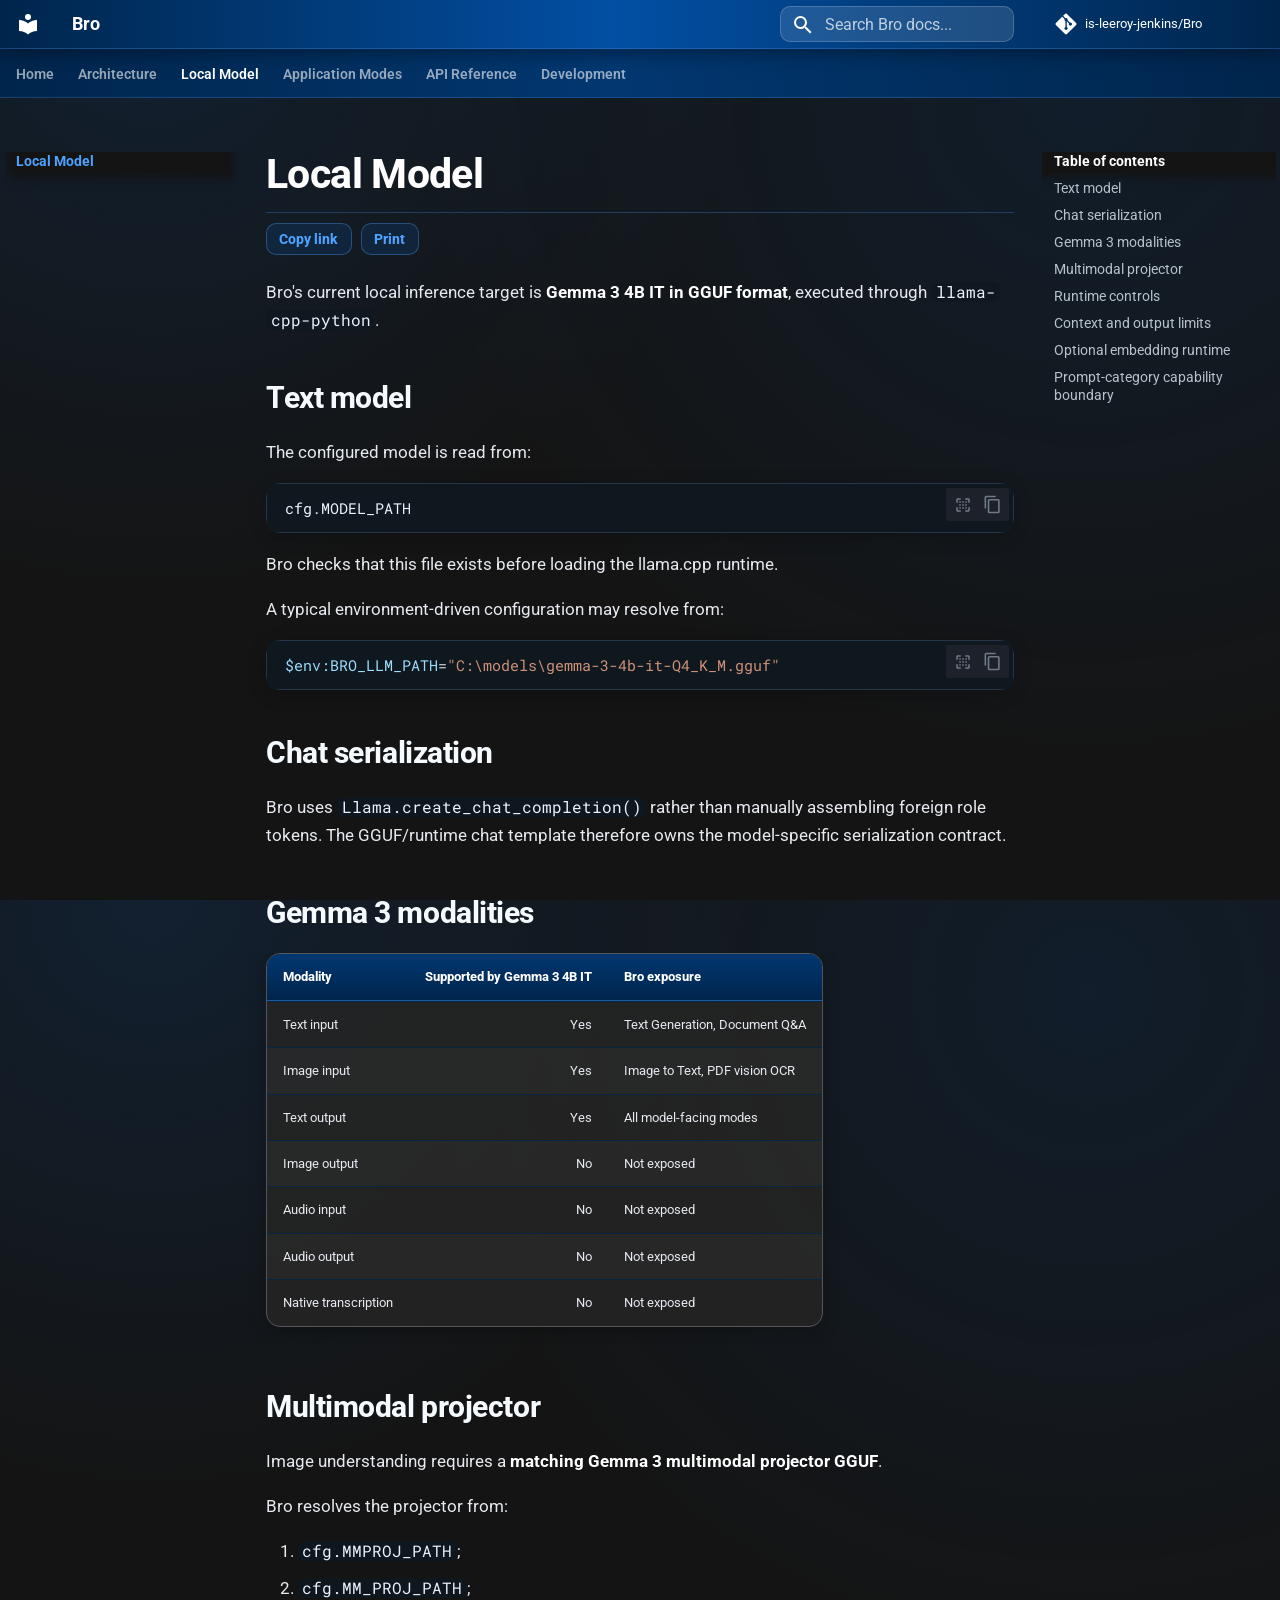
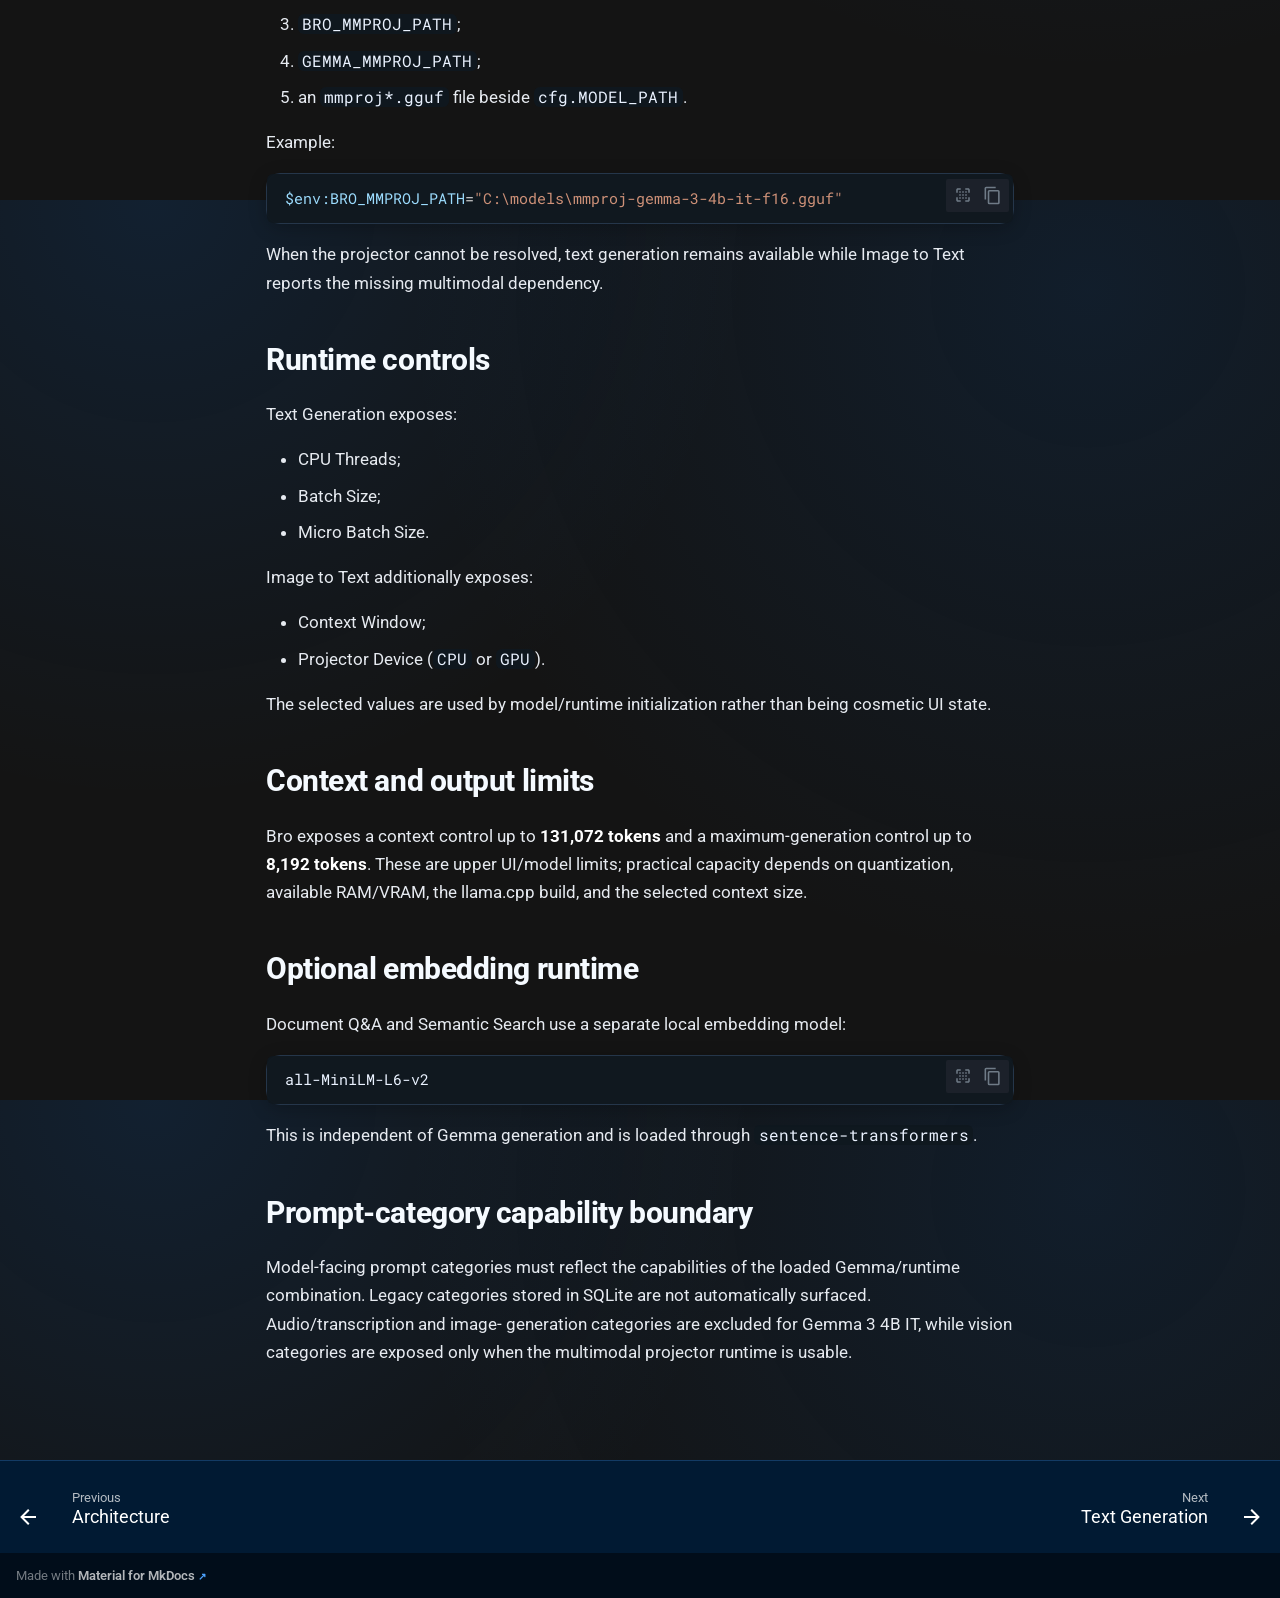
<file: local-model/index.html>
<!doctype html>
<html lang="en" class="no-js">
  <head>
    
      <meta charset="utf-8">
      <meta name="viewport" content="width=device-width,initial-scale=1">
      
        <meta name="description" content="Local-first Gemma 3 text, vision, retrieval, prompt-engineering, semantic-search, and SQLite data-management application.">
      
      
        <meta name="author" content="Terry D. Eppler">
      
      
        <link rel="canonical" href="https://is-leeroy-jenkins.github.io/Bro/local-model/">
      
      
        <link rel="prev" href="../architecture/">
      
      
        <link rel="next" href="../text-generation/">
      
      
        
      
      
      <link rel="icon" href="../assets/images/favicon.png">
      <meta name="generator" content="mkdocs-1.6.1, mkdocs-material-9.7.6">
    
    
      
        <title>Local Model - Bro</title>
      
    
    
      <link rel="stylesheet" href="../assets/stylesheets/main.484c7ddc.min.css">
      
        
        <link rel="stylesheet" href="../assets/stylesheets/palette.ab4e12ef.min.css">
      
      


    
    
      
    
    
      
        
        
        <link rel="preconnect" href="https://fonts.gstatic.com" crossorigin>
        <link rel="stylesheet" href="https://fonts.googleapis.com/css?family=Roboto:300,300i,400,400i,700,700i%7CRoboto+Mono:400,400i,700,700i&display=fallback">
        <style>:root{--md-text-font:"Roboto";--md-code-font:"Roboto Mono"}</style>
      
    
    
      <link rel="stylesheet" href="../assets/_mkdocstrings.css">
    
      <link rel="stylesheet" href="../assets/css/bro.css">
    
    <script>__md_scope=new URL("..",location),__md_hash=e=>[...e].reduce(((e,_)=>(e<<5)-e+_.charCodeAt(0)),0),__md_get=(e,_=localStorage,t=__md_scope)=>JSON.parse(_.getItem(t.pathname+"."+e)),__md_set=(e,_,t=localStorage,a=__md_scope)=>{try{t.setItem(a.pathname+"."+e,JSON.stringify(_))}catch(e){}}</script>
    
      

    
    
  </head>
  
  
    
    
      
    
    
    
    
    <body dir="ltr" data-md-color-scheme="slate" data-md-color-primary="blue" data-md-color-accent="light-blue">
  
    
    <input class="md-toggle" data-md-toggle="drawer" type="checkbox" id="__drawer" autocomplete="off">
    <input class="md-toggle" data-md-toggle="search" type="checkbox" id="__search" autocomplete="off">
    <label class="md-overlay" for="__drawer"></label>
    <div data-md-component="skip">
      
        
        <a href="#local-model" class="md-skip">
          Skip to content
        </a>
      
    </div>
    <div data-md-component="announce">
      
    </div>
    
    
      

<header class="md-header" data-md-component="header">
  <nav class="md-header__inner md-grid" aria-label="Header">
    <a href=".." title="Bro" class="md-header__button md-logo" aria-label="Bro" data-md-component="logo">
      
  
  <svg xmlns="http://www.w3.org/2000/svg" viewBox="0 0 24 24"><path d="M12 8a3 3 0 0 0 3-3 3 3 0 0 0-3-3 3 3 0 0 0-3 3 3 3 0 0 0 3 3m0 3.54C9.64 9.35 6.5 8 3 8v11c3.5 0 6.64 1.35 9 3.54 2.36-2.19 5.5-3.54 9-3.54V8c-3.5 0-6.64 1.35-9 3.54"/></svg>

    </a>
    <label class="md-header__button md-icon" for="__drawer">
      
      <svg xmlns="http://www.w3.org/2000/svg" viewBox="0 0 24 24"><path d="M3 6h18v2H3zm0 5h18v2H3zm0 5h18v2H3z"/></svg>
    </label>
    <div class="md-header__title" data-md-component="header-title">
      <div class="md-header__ellipsis">
        <div class="md-header__topic">
          <span class="md-ellipsis">
            Bro
          </span>
        </div>
        <div class="md-header__topic" data-md-component="header-topic">
          <span class="md-ellipsis">
            
              Local Model
            
          </span>
        </div>
      </div>
    </div>
    
      
        <form class="md-header__option" data-md-component="palette">
  
    
    
    
    <input class="md-option" data-md-color-media="" data-md-color-scheme="slate" data-md-color-primary="blue" data-md-color-accent="light-blue"  aria-hidden="true"  type="radio" name="__palette" id="__palette_0">
    
  
</form>
      
    
    
      <script>var palette=__md_get("__palette");if(palette&&palette.color){if("(prefers-color-scheme)"===palette.color.media){var media=matchMedia("(prefers-color-scheme: light)"),input=document.querySelector(media.matches?"[data-md-color-media='(prefers-color-scheme: light)']":"[data-md-color-media='(prefers-color-scheme: dark)']");palette.color.media=input.getAttribute("data-md-color-media"),palette.color.scheme=input.getAttribute("data-md-color-scheme"),palette.color.primary=input.getAttribute("data-md-color-primary"),palette.color.accent=input.getAttribute("data-md-color-accent")}for(var[key,value]of Object.entries(palette.color))document.body.setAttribute("data-md-color-"+key,value)}</script>
    
    
    
      
      
        <label class="md-header__button md-icon" for="__search">
          
          <svg xmlns="http://www.w3.org/2000/svg" viewBox="0 0 24 24"><path d="M9.5 3A6.5 6.5 0 0 1 16 9.5c0 1.61-.59 3.09-1.56 4.23l.27.27h.79l5 5-1.5 1.5-5-5v-.79l-.27-.27A6.52 6.52 0 0 1 9.5 16 6.5 6.5 0 0 1 3 9.5 6.5 6.5 0 0 1 9.5 3m0 2C7 5 5 7 5 9.5S7 14 9.5 14 14 12 14 9.5 12 5 9.5 5"/></svg>
        </label>
        <div class="md-search" data-md-component="search" role="dialog">
  <label class="md-search__overlay" for="__search"></label>
  <div class="md-search__inner" role="search">
    <form class="md-search__form" name="search">
      <input type="text" class="md-search__input" name="query" aria-label="Search" placeholder="Search" autocapitalize="off" autocorrect="off" autocomplete="off" spellcheck="false" data-md-component="search-query" required>
      <label class="md-search__icon md-icon" for="__search">
        
        <svg xmlns="http://www.w3.org/2000/svg" viewBox="0 0 24 24"><path d="M9.5 3A6.5 6.5 0 0 1 16 9.5c0 1.61-.59 3.09-1.56 4.23l.27.27h.79l5 5-1.5 1.5-5-5v-.79l-.27-.27A6.52 6.52 0 0 1 9.5 16 6.5 6.5 0 0 1 3 9.5 6.5 6.5 0 0 1 9.5 3m0 2C7 5 5 7 5 9.5S7 14 9.5 14 14 12 14 9.5 12 5 9.5 5"/></svg>
        
        <svg xmlns="http://www.w3.org/2000/svg" viewBox="0 0 24 24"><path d="M20 11v2H8l5.5 5.5-1.42 1.42L4.16 12l7.92-7.92L13.5 5.5 8 11z"/></svg>
      </label>
      <nav class="md-search__options" aria-label="Search">
        
          <a href="javascript:void(0)" class="md-search__icon md-icon" title="Share" aria-label="Share" data-clipboard data-clipboard-text="" data-md-component="search-share" tabindex="-1">
            
            <svg xmlns="http://www.w3.org/2000/svg" viewBox="0 0 24 24"><path d="M18 16.08c-.76 0-1.44.3-1.96.77L8.91 12.7c.05-.23.09-.46.09-.7s-.04-.47-.09-.7l7.05-4.11c.54.5 1.25.81 2.04.81a3 3 0 0 0 3-3 3 3 0 0 0-3-3 3 3 0 0 0-3 3c0 .24.04.47.09.7L8.04 9.81C7.5 9.31 6.79 9 6 9a3 3 0 0 0-3 3 3 3 0 0 0 3 3c.79 0 1.5-.31 2.04-.81l7.12 4.15c-.05.21-.08.43-.08.66 0 1.61 1.31 2.91 2.92 2.91s2.92-1.3 2.92-2.91A2.92 2.92 0 0 0 18 16.08"/></svg>
          </a>
        
        <button type="reset" class="md-search__icon md-icon" title="Clear" aria-label="Clear" tabindex="-1">
          
          <svg xmlns="http://www.w3.org/2000/svg" viewBox="0 0 24 24"><path d="M19 6.41 17.59 5 12 10.59 6.41 5 5 6.41 10.59 12 5 17.59 6.41 19 12 13.41 17.59 19 19 17.59 13.41 12z"/></svg>
        </button>
      </nav>
      
        <div class="md-search__suggest" data-md-component="search-suggest"></div>
      
    </form>
    <div class="md-search__output">
      <div class="md-search__scrollwrap" tabindex="0" data-md-scrollfix>
        <div class="md-search-result" data-md-component="search-result">
          <div class="md-search-result__meta">
            Initializing search
          </div>
          <ol class="md-search-result__list" role="presentation"></ol>
        </div>
      </div>
    </div>
  </div>
</div>
      
    
    
      <div class="md-header__source">
        <a href="https://github.com/is-leeroy-jenkins/Bro" title="Go to repository" class="md-source" data-md-component="source">
  <div class="md-source__icon md-icon">
    
    <svg xmlns="http://www.w3.org/2000/svg" viewBox="0 0 448 512"><!--! Font Awesome Free 7.1.0 by @fontawesome - https://fontawesome.com License - https://fontawesome.com/license/free (Icons: CC BY 4.0, Fonts: SIL OFL 1.1, Code: MIT License) Copyright 2025 Fonticons, Inc.--><path d="M439.6 236.1 244 40.5c-5.4-5.5-12.8-8.5-20.4-8.5s-15 3-20.4 8.4L162.5 81l51.5 51.5c27.1-9.1 52.7 16.8 43.4 43.7l49.7 49.7c34.2-11.8 61.2 31 35.5 56.7-26.5 26.5-70.2-2.9-56-37.3L240.3 199v121.9c25.3 12.5 22.3 41.8 9.1 55-6.4 6.4-15.2 10.1-24.3 10.1s-17.8-3.6-24.3-10.1c-17.6-17.6-11.1-46.9 11.2-56v-123c-20.8-8.5-24.6-30.7-18.6-45L142.6 101 8.5 235.1C3 240.6 0 247.9 0 255.5s3 15 8.5 20.4l195.6 195.7c5.4 5.4 12.7 8.4 20.4 8.4s15-3 20.4-8.4l194.7-194.7c5.4-5.4 8.4-12.8 8.4-20.4s-3-15-8.4-20.4"/></svg>
  </div>
  <div class="md-source__repository">
    is-leeroy-jenkins/Bro
  </div>
</a>
      </div>
    
  </nav>
  
</header>
    
    <div class="md-container" data-md-component="container">
      
      
        
          
            
<nav class="md-tabs" aria-label="Tabs" data-md-component="tabs">
  <div class="md-grid">
    <ul class="md-tabs__list">
      
        
  
  
  
  
    <li class="md-tabs__item">
      <a href=".." class="md-tabs__link">
        
  
  
    
  
  Home

      </a>
    </li>
  

      
        
  
  
  
  
    <li class="md-tabs__item">
      <a href="../architecture/" class="md-tabs__link">
        
  
  
    
  
  Architecture

      </a>
    </li>
  

      
        
  
  
  
    
  
  
    <li class="md-tabs__item md-tabs__item--active">
      <a href="./" class="md-tabs__link">
        
  
  
    
  
  Local Model

      </a>
    </li>
  

      
        
  
  
  
  
    
    
      <li class="md-tabs__item">
        <a href="../text-generation/" class="md-tabs__link">
          
  
  
  Application Modes

        </a>
      </li>
    
  

      
        
  
  
  
  
    
    
      <li class="md-tabs__item">
        <a href="../api/" class="md-tabs__link">
          
  
  
  API Reference

        </a>
      </li>
    
  

      
        
  
  
  
  
    <li class="md-tabs__item">
      <a href="../development/" class="md-tabs__link">
        
  
  
    
  
  Development

      </a>
    </li>
  

      
    </ul>
  </div>
</nav>
          
        
      
      <main class="md-main" data-md-component="main">
        <div class="md-main__inner md-grid">
          
            
              
              <div class="md-sidebar md-sidebar--primary" data-md-component="sidebar" data-md-type="navigation" >
                <div class="md-sidebar__scrollwrap">
                  <div class="md-sidebar__inner">
                    


  


<nav class="md-nav md-nav--primary md-nav--lifted" aria-label="Navigation" data-md-level="0">
  <label class="md-nav__title" for="__drawer">
    <a href=".." title="Bro" class="md-nav__button md-logo" aria-label="Bro" data-md-component="logo">
      
  
  <svg xmlns="http://www.w3.org/2000/svg" viewBox="0 0 24 24"><path d="M12 8a3 3 0 0 0 3-3 3 3 0 0 0-3-3 3 3 0 0 0-3 3 3 3 0 0 0 3 3m0 3.54C9.64 9.35 6.5 8 3 8v11c3.5 0 6.64 1.35 9 3.54 2.36-2.19 5.5-3.54 9-3.54V8c-3.5 0-6.64 1.35-9 3.54"/></svg>

    </a>
    Bro
  </label>
  
    <div class="md-nav__source">
      <a href="https://github.com/is-leeroy-jenkins/Bro" title="Go to repository" class="md-source" data-md-component="source">
  <div class="md-source__icon md-icon">
    
    <svg xmlns="http://www.w3.org/2000/svg" viewBox="0 0 448 512"><!--! Font Awesome Free 7.1.0 by @fontawesome - https://fontawesome.com License - https://fontawesome.com/license/free (Icons: CC BY 4.0, Fonts: SIL OFL 1.1, Code: MIT License) Copyright 2025 Fonticons, Inc.--><path d="M439.6 236.1 244 40.5c-5.4-5.5-12.8-8.5-20.4-8.5s-15 3-20.4 8.4L162.5 81l51.5 51.5c27.1-9.1 52.7 16.8 43.4 43.7l49.7 49.7c34.2-11.8 61.2 31 35.5 56.7-26.5 26.5-70.2-2.9-56-37.3L240.3 199v121.9c25.3 12.5 22.3 41.8 9.1 55-6.4 6.4-15.2 10.1-24.3 10.1s-17.8-3.6-24.3-10.1c-17.6-17.6-11.1-46.9 11.2-56v-123c-20.8-8.5-24.6-30.7-18.6-45L142.6 101 8.5 235.1C3 240.6 0 247.9 0 255.5s3 15 8.5 20.4l195.6 195.7c5.4 5.4 12.7 8.4 20.4 8.4s15-3 20.4-8.4l194.7-194.7c5.4-5.4 8.4-12.8 8.4-20.4s-3-15-8.4-20.4"/></svg>
  </div>
  <div class="md-source__repository">
    is-leeroy-jenkins/Bro
  </div>
</a>
    </div>
  
  <ul class="md-nav__list" data-md-scrollfix>
    
      
      
  
  
  
  
    <li class="md-nav__item">
      <a href=".." class="md-nav__link">
        
  
  
  <span class="md-ellipsis">
    
  
    Home
  

    
  </span>
  
  

      </a>
    </li>
  

    
      
      
  
  
  
  
    <li class="md-nav__item">
      <a href="../architecture/" class="md-nav__link">
        
  
  
  <span class="md-ellipsis">
    
  
    Architecture
  

    
  </span>
  
  

      </a>
    </li>
  

    
      
      
  
  
    
  
  
  
    <li class="md-nav__item md-nav__item--active">
      
      <input class="md-nav__toggle md-toggle" type="checkbox" id="__toc">
      
      
        
      
      
        <label class="md-nav__link md-nav__link--active" for="__toc">
          
  
  
  <span class="md-ellipsis">
    
  
    Local Model
  

    
  </span>
  
  

          <span class="md-nav__icon md-icon"></span>
        </label>
      
      <a href="./" class="md-nav__link md-nav__link--active">
        
  
  
  <span class="md-ellipsis">
    
  
    Local Model
  

    
  </span>
  
  

      </a>
      
        

<nav class="md-nav md-nav--secondary" aria-label="Table of contents">
  
  
  
    
  
  
    <label class="md-nav__title" for="__toc">
      <span class="md-nav__icon md-icon"></span>
      Table of contents
    </label>
    <ul class="md-nav__list" data-md-component="toc" data-md-scrollfix>
      
        <li class="md-nav__item">
  <a href="#text-model" class="md-nav__link">
    <span class="md-ellipsis">
      
        Text model
      
    </span>
  </a>
  
</li>
      
        <li class="md-nav__item">
  <a href="#chat-serialization" class="md-nav__link">
    <span class="md-ellipsis">
      
        Chat serialization
      
    </span>
  </a>
  
</li>
      
        <li class="md-nav__item">
  <a href="#gemma-3-modalities" class="md-nav__link">
    <span class="md-ellipsis">
      
        Gemma 3 modalities
      
    </span>
  </a>
  
</li>
      
        <li class="md-nav__item">
  <a href="#multimodal-projector" class="md-nav__link">
    <span class="md-ellipsis">
      
        Multimodal projector
      
    </span>
  </a>
  
</li>
      
        <li class="md-nav__item">
  <a href="#runtime-controls" class="md-nav__link">
    <span class="md-ellipsis">
      
        Runtime controls
      
    </span>
  </a>
  
</li>
      
        <li class="md-nav__item">
  <a href="#context-and-output-limits" class="md-nav__link">
    <span class="md-ellipsis">
      
        Context and output limits
      
    </span>
  </a>
  
</li>
      
        <li class="md-nav__item">
  <a href="#optional-embedding-runtime" class="md-nav__link">
    <span class="md-ellipsis">
      
        Optional embedding runtime
      
    </span>
  </a>
  
</li>
      
        <li class="md-nav__item">
  <a href="#prompt-category-capability-boundary" class="md-nav__link">
    <span class="md-ellipsis">
      
        Prompt-category capability boundary
      
    </span>
  </a>
  
</li>
      
    </ul>
  
</nav>
      
    </li>
  

    
      
      
  
  
  
  
    
    
    
    
      
      
        
      
    
    
    <li class="md-nav__item md-nav__item--nested">
      
        
        
          
        
        <input class="md-nav__toggle md-toggle md-toggle--indeterminate" type="checkbox" id="__nav_4" >
        
          
          <label class="md-nav__link" for="__nav_4" id="__nav_4_label" tabindex="0">
            
  
  
  <span class="md-ellipsis">
    
  
    Application Modes
  

    
  </span>
  
  

            <span class="md-nav__icon md-icon"></span>
          </label>
        
        <nav class="md-nav" data-md-level="1" aria-labelledby="__nav_4_label" aria-expanded="false">
          <label class="md-nav__title" for="__nav_4">
            <span class="md-nav__icon md-icon"></span>
            
  
    Application Modes
  

          </label>
          <ul class="md-nav__list" data-md-scrollfix>
            
              
                
  
  
  
  
    <li class="md-nav__item">
      <a href="../text-generation/" class="md-nav__link">
        
  
  
  <span class="md-ellipsis">
    
  
    Text Generation
  

    
  </span>
  
  

      </a>
    </li>
  

              
            
              
                
  
  
  
  
    <li class="md-nav__item">
      <a href="../image-to-text/" class="md-nav__link">
        
  
  
  <span class="md-ellipsis">
    
  
    Image to Text
  

    
  </span>
  
  

      </a>
    </li>
  

              
            
              
                
  
  
  
  
    <li class="md-nav__item">
      <a href="../document-qna/" class="md-nav__link">
        
  
  
  <span class="md-ellipsis">
    
  
    Document Q&A
  

    
  </span>
  
  

      </a>
    </li>
  

              
            
              
                
  
  
  
  
    <li class="md-nav__item">
      <a href="../semantic-search/" class="md-nav__link">
        
  
  
  <span class="md-ellipsis">
    
  
    Semantic Search
  

    
  </span>
  
  

      </a>
    </li>
  

              
            
              
                
  
  
  
  
    <li class="md-nav__item">
      <a href="../prompt-engineering/" class="md-nav__link">
        
  
  
  <span class="md-ellipsis">
    
  
    Prompt Engineering
  

    
  </span>
  
  

      </a>
    </li>
  

              
            
              
                
  
  
  
  
    <li class="md-nav__item">
      <a href="../data-management/" class="md-nav__link">
        
  
  
  <span class="md-ellipsis">
    
  
    Data Management
  

    
  </span>
  
  

      </a>
    </li>
  

              
            
          </ul>
        </nav>
      
    </li>
  

    
      
      
  
  
  
  
    
    
    
    
      
      
        
      
    
    
    <li class="md-nav__item md-nav__item--nested">
      
        
        
          
        
        <input class="md-nav__toggle md-toggle md-toggle--indeterminate" type="checkbox" id="__nav_5" >
        
          
          <label class="md-nav__link" for="__nav_5" id="__nav_5_label" tabindex="0">
            
  
  
  <span class="md-ellipsis">
    
  
    API Reference
  

    
  </span>
  
  

            <span class="md-nav__icon md-icon"></span>
          </label>
        
        <nav class="md-nav" data-md-level="1" aria-labelledby="__nav_5_label" aria-expanded="false">
          <label class="md-nav__title" for="__nav_5">
            <span class="md-nav__icon md-icon"></span>
            
  
    API Reference
  

          </label>
          <ul class="md-nav__list" data-md-scrollfix>
            
              
                
  
  
  
  
    <li class="md-nav__item">
      <a href="../api/" class="md-nav__link">
        
  
  
  <span class="md-ellipsis">
    
  
    Overview
  

    
  </span>
  
  

      </a>
    </li>
  

              
            
              
                
  
  
  
  
    <li class="md-nav__item">
      <a href="../api/app/" class="md-nav__link">
        
  
  
  <span class="md-ellipsis">
    
  
    App
  

    
  </span>
  
  

      </a>
    </li>
  

              
            
              
                
  
  
  
  
    <li class="md-nav__item">
      <a href="../api/config/" class="md-nav__link">
        
  
  
  <span class="md-ellipsis">
    
  
    Configuration
  

    
  </span>
  
  

      </a>
    </li>
  

              
            
              
                
  
  
  
  
    <li class="md-nav__item">
      <a href="../api/boogr/" class="md-nav__link">
        
  
  
  <span class="md-ellipsis">
    
  
    Logging
  

    
  </span>
  
  

      </a>
    </li>
  

              
            
          </ul>
        </nav>
      
    </li>
  

    
      
      
  
  
  
  
    <li class="md-nav__item">
      <a href="../development/" class="md-nav__link">
        
  
  
  <span class="md-ellipsis">
    
  
    Development
  

    
  </span>
  
  

      </a>
    </li>
  

    
  </ul>
</nav>
                  </div>
                </div>
              </div>
            
            
              
              <div class="md-sidebar md-sidebar--secondary" data-md-component="sidebar" data-md-type="toc" >
                <div class="md-sidebar__scrollwrap">
                  <div class="md-sidebar__inner">
                    

<nav class="md-nav md-nav--secondary" aria-label="Table of contents">
  
  
  
    
  
  
    <label class="md-nav__title" for="__toc">
      <span class="md-nav__icon md-icon"></span>
      Table of contents
    </label>
    <ul class="md-nav__list" data-md-component="toc" data-md-scrollfix>
      
        <li class="md-nav__item">
  <a href="#text-model" class="md-nav__link">
    <span class="md-ellipsis">
      
        Text model
      
    </span>
  </a>
  
</li>
      
        <li class="md-nav__item">
  <a href="#chat-serialization" class="md-nav__link">
    <span class="md-ellipsis">
      
        Chat serialization
      
    </span>
  </a>
  
</li>
      
        <li class="md-nav__item">
  <a href="#gemma-3-modalities" class="md-nav__link">
    <span class="md-ellipsis">
      
        Gemma 3 modalities
      
    </span>
  </a>
  
</li>
      
        <li class="md-nav__item">
  <a href="#multimodal-projector" class="md-nav__link">
    <span class="md-ellipsis">
      
        Multimodal projector
      
    </span>
  </a>
  
</li>
      
        <li class="md-nav__item">
  <a href="#runtime-controls" class="md-nav__link">
    <span class="md-ellipsis">
      
        Runtime controls
      
    </span>
  </a>
  
</li>
      
        <li class="md-nav__item">
  <a href="#context-and-output-limits" class="md-nav__link">
    <span class="md-ellipsis">
      
        Context and output limits
      
    </span>
  </a>
  
</li>
      
        <li class="md-nav__item">
  <a href="#optional-embedding-runtime" class="md-nav__link">
    <span class="md-ellipsis">
      
        Optional embedding runtime
      
    </span>
  </a>
  
</li>
      
        <li class="md-nav__item">
  <a href="#prompt-category-capability-boundary" class="md-nav__link">
    <span class="md-ellipsis">
      
        Prompt-category capability boundary
      
    </span>
  </a>
  
</li>
      
    </ul>
  
</nav>
                  </div>
                </div>
              </div>
            
          
          
            <div class="md-content" data-md-component="content">
              
                



  


              
              <article class="md-content__inner md-typeset">
                
                  


  
  


<h1 id="local-model">Local Model<a class="headerlink" href="#local-model" title="Permanent link">&para;</a></h1>
<p>Bro's current local inference target is <strong>Gemma 3 4B IT in GGUF format</strong>, executed through
<code>llama-cpp-python</code>.</p>
<h2 id="text-model">Text model<a class="headerlink" href="#text-model" title="Permanent link">&para;</a></h2>
<p>The configured model is read from:</p>
<div class="language-python highlight"><pre><span></span><code><span id="__span-0-1"><a id="__codelineno-0-1" name="__codelineno-0-1" href="#__codelineno-0-1"></a><span class="n">cfg</span><span class="o">.</span><span class="n">MODEL_PATH</span>
</span></code></pre></div>
<p>Bro checks that this file exists before loading the llama.cpp runtime.</p>
<p>A typical environment-driven configuration may resolve from:</p>
<div class="language-powershell highlight"><pre><span></span><code><span id="__span-1-1"><a id="__codelineno-1-1" name="__codelineno-1-1" href="#__codelineno-1-1"></a><span class="nv">$env:BRO_LLM_PATH</span><span class="p">=</span><span class="s2">&quot;C:\models\gemma-3-4b-it-Q4_K_M.gguf&quot;</span>
</span></code></pre></div>
<h2 id="chat-serialization">Chat serialization<a class="headerlink" href="#chat-serialization" title="Permanent link">&para;</a></h2>
<p>Bro uses <code>Llama.create_chat_completion()</code> rather than manually assembling foreign role tokens.
The GGUF/runtime chat template therefore owns the model-specific serialization contract.</p>
<h2 id="gemma-3-modalities">Gemma 3 modalities<a class="headerlink" href="#gemma-3-modalities" title="Permanent link">&para;</a></h2>
<table>
<thead>
<tr>
<th>Modality</th>
<th style="text-align: right;">Supported by Gemma 3 4B IT</th>
<th>Bro exposure</th>
</tr>
</thead>
<tbody>
<tr>
<td>Text input</td>
<td style="text-align: right;">Yes</td>
<td>Text Generation, Document Q&amp;A</td>
</tr>
<tr>
<td>Image input</td>
<td style="text-align: right;">Yes</td>
<td>Image to Text, PDF vision OCR</td>
</tr>
<tr>
<td>Text output</td>
<td style="text-align: right;">Yes</td>
<td>All model-facing modes</td>
</tr>
<tr>
<td>Image output</td>
<td style="text-align: right;">No</td>
<td>Not exposed</td>
</tr>
<tr>
<td>Audio input</td>
<td style="text-align: right;">No</td>
<td>Not exposed</td>
</tr>
<tr>
<td>Audio output</td>
<td style="text-align: right;">No</td>
<td>Not exposed</td>
</tr>
<tr>
<td>Native transcription</td>
<td style="text-align: right;">No</td>
<td>Not exposed</td>
</tr>
</tbody>
</table>
<h2 id="multimodal-projector">Multimodal projector<a class="headerlink" href="#multimodal-projector" title="Permanent link">&para;</a></h2>
<p>Image understanding requires a <strong>matching Gemma 3 multimodal projector GGUF</strong>.</p>
<p>Bro resolves the projector from:</p>
<ol>
<li><code>cfg.MMPROJ_PATH</code>;</li>
<li><code>cfg.MM_PROJ_PATH</code>;</li>
<li><code>BRO_MMPROJ_PATH</code>;</li>
<li><code>GEMMA_MMPROJ_PATH</code>;</li>
<li>an <code>mmproj*.gguf</code> file beside <code>cfg.MODEL_PATH</code>.</li>
</ol>
<p>Example:</p>
<div class="language-powershell highlight"><pre><span></span><code><span id="__span-2-1"><a id="__codelineno-2-1" name="__codelineno-2-1" href="#__codelineno-2-1"></a><span class="nv">$env:BRO_MMPROJ_PATH</span><span class="p">=</span><span class="s2">&quot;C:\models\mmproj-gemma-3-4b-it-f16.gguf&quot;</span>
</span></code></pre></div>
<p>When the projector cannot be resolved, text generation remains available while Image to Text reports
the missing multimodal dependency.</p>
<h2 id="runtime-controls">Runtime controls<a class="headerlink" href="#runtime-controls" title="Permanent link">&para;</a></h2>
<p>Text Generation exposes:</p>
<ul>
<li>CPU Threads;</li>
<li>Batch Size;</li>
<li>Micro Batch Size.</li>
</ul>
<p>Image to Text additionally exposes:</p>
<ul>
<li>Context Window;</li>
<li>Projector Device (<code>CPU</code> or <code>GPU</code>).</li>
</ul>
<p>The selected values are used by model/runtime initialization rather than being cosmetic UI state.</p>
<h2 id="context-and-output-limits">Context and output limits<a class="headerlink" href="#context-and-output-limits" title="Permanent link">&para;</a></h2>
<p>Bro exposes a context control up to <strong>131,072 tokens</strong> and a maximum-generation control up to
<strong>8,192 tokens</strong>. These are upper UI/model limits; practical capacity depends on quantization,
available RAM/VRAM, the llama.cpp build, and the selected context size.</p>
<h2 id="optional-embedding-runtime">Optional embedding runtime<a class="headerlink" href="#optional-embedding-runtime" title="Permanent link">&para;</a></h2>
<p>Document Q&amp;A and Semantic Search use a separate local embedding model:</p>
<div class="language-text highlight"><pre><span></span><code><span id="__span-3-1"><a id="__codelineno-3-1" name="__codelineno-3-1" href="#__codelineno-3-1"></a>all-MiniLM-L6-v2
</span></code></pre></div>
<p>This is independent of Gemma generation and is loaded through <code>sentence-transformers</code>.</p>
<h2 id="prompt-category-capability-boundary">Prompt-category capability boundary<a class="headerlink" href="#prompt-category-capability-boundary" title="Permanent link">&para;</a></h2>
<p>Model-facing prompt categories must reflect the capabilities of the loaded Gemma/runtime combination.
Legacy categories stored in SQLite are not automatically surfaced. Audio/transcription and image-
generation categories are excluded for Gemma 3 4B IT, while vision categories are exposed only when
the multimodal projector runtime is usable.</p>












                
              </article>
            </div>
          
          
  <script>var tabs=__md_get("__tabs");if(Array.isArray(tabs))e:for(var set of document.querySelectorAll(".tabbed-set")){var labels=set.querySelector(".tabbed-labels");for(var tab of tabs)for(var label of labels.getElementsByTagName("label"))if(label.innerText.trim()===tab){var input=document.getElementById(label.htmlFor);input.checked=!0;continue e}}</script>

<script>var target=document.getElementById(location.hash.slice(1));target&&target.name&&(target.checked=target.name.startsWith("__tabbed_"))</script>
        </div>
        
          <button type="button" class="md-top md-icon" data-md-component="top" hidden>
  
  <svg xmlns="http://www.w3.org/2000/svg" viewBox="0 0 24 24"><path d="M13 20h-2V8l-5.5 5.5-1.42-1.42L12 4.16l7.92 7.92-1.42 1.42L13 8z"/></svg>
  Back to top
</button>
        
      </main>
      
        <footer class="md-footer">
  
    
      
      <nav class="md-footer__inner md-grid" aria-label="Footer" >
        
          
          <a href="../architecture/" class="md-footer__link md-footer__link--prev" aria-label="Previous: Architecture">
            <div class="md-footer__button md-icon">
              
              <svg xmlns="http://www.w3.org/2000/svg" viewBox="0 0 24 24"><path d="M20 11v2H8l5.5 5.5-1.42 1.42L4.16 12l7.92-7.92L13.5 5.5 8 11z"/></svg>
            </div>
            <div class="md-footer__title">
              <span class="md-footer__direction">
                Previous
              </span>
              <div class="md-ellipsis">
                Architecture
              </div>
            </div>
          </a>
        
        
          
          <a href="../text-generation/" class="md-footer__link md-footer__link--next" aria-label="Next: Text Generation">
            <div class="md-footer__title">
              <span class="md-footer__direction">
                Next
              </span>
              <div class="md-ellipsis">
                Text Generation
              </div>
            </div>
            <div class="md-footer__button md-icon">
              
              <svg xmlns="http://www.w3.org/2000/svg" viewBox="0 0 24 24"><path d="M4 11v2h12l-5.5 5.5 1.42 1.42L19.84 12l-7.92-7.92L10.5 5.5 16 11z"/></svg>
            </div>
          </a>
        
      </nav>
    
  
  <div class="md-footer-meta md-typeset">
    <div class="md-footer-meta__inner md-grid">
      <div class="md-copyright">
  
  
    Made with
    <a href="https://squidfunk.github.io/mkdocs-material/" target="_blank" rel="noopener">
      Material for MkDocs
    </a>
  
</div>
      
    </div>
  </div>
</footer>
      
    </div>
    <div class="md-dialog" data-md-component="dialog">
      <div class="md-dialog__inner md-typeset"></div>
    </div>
    
    
    
      
      
      <script id="__config" type="application/json">{"annotate": null, "base": "..", "features": ["navigation.instant", "navigation.tracking", "navigation.tabs", "navigation.sections", "navigation.expand", "navigation.path", "navigation.top", "navigation.footer", "toc.follow", "search.suggest", "search.highlight", "search.share", "content.code.copy", "content.code.select", "content.tabs.link"], "search": "../assets/javascripts/workers/search.2c215733.min.js", "tags": null, "translations": {"clipboard.copied": "Copied to clipboard", "clipboard.copy": "Copy to clipboard", "search.result.more.one": "1 more on this page", "search.result.more.other": "# more on this page", "search.result.none": "No matching documents", "search.result.one": "1 matching document", "search.result.other": "# matching documents", "search.result.placeholder": "Type to start searching", "search.result.term.missing": "Missing", "select.version": "Select version"}, "version": null}</script>
    
    
      <script src="../assets/javascripts/bundle.79ae519e.min.js"></script>
      
        <script src="../assets/js/bro.js"></script>
      
    
  </body>
</html>
</file>
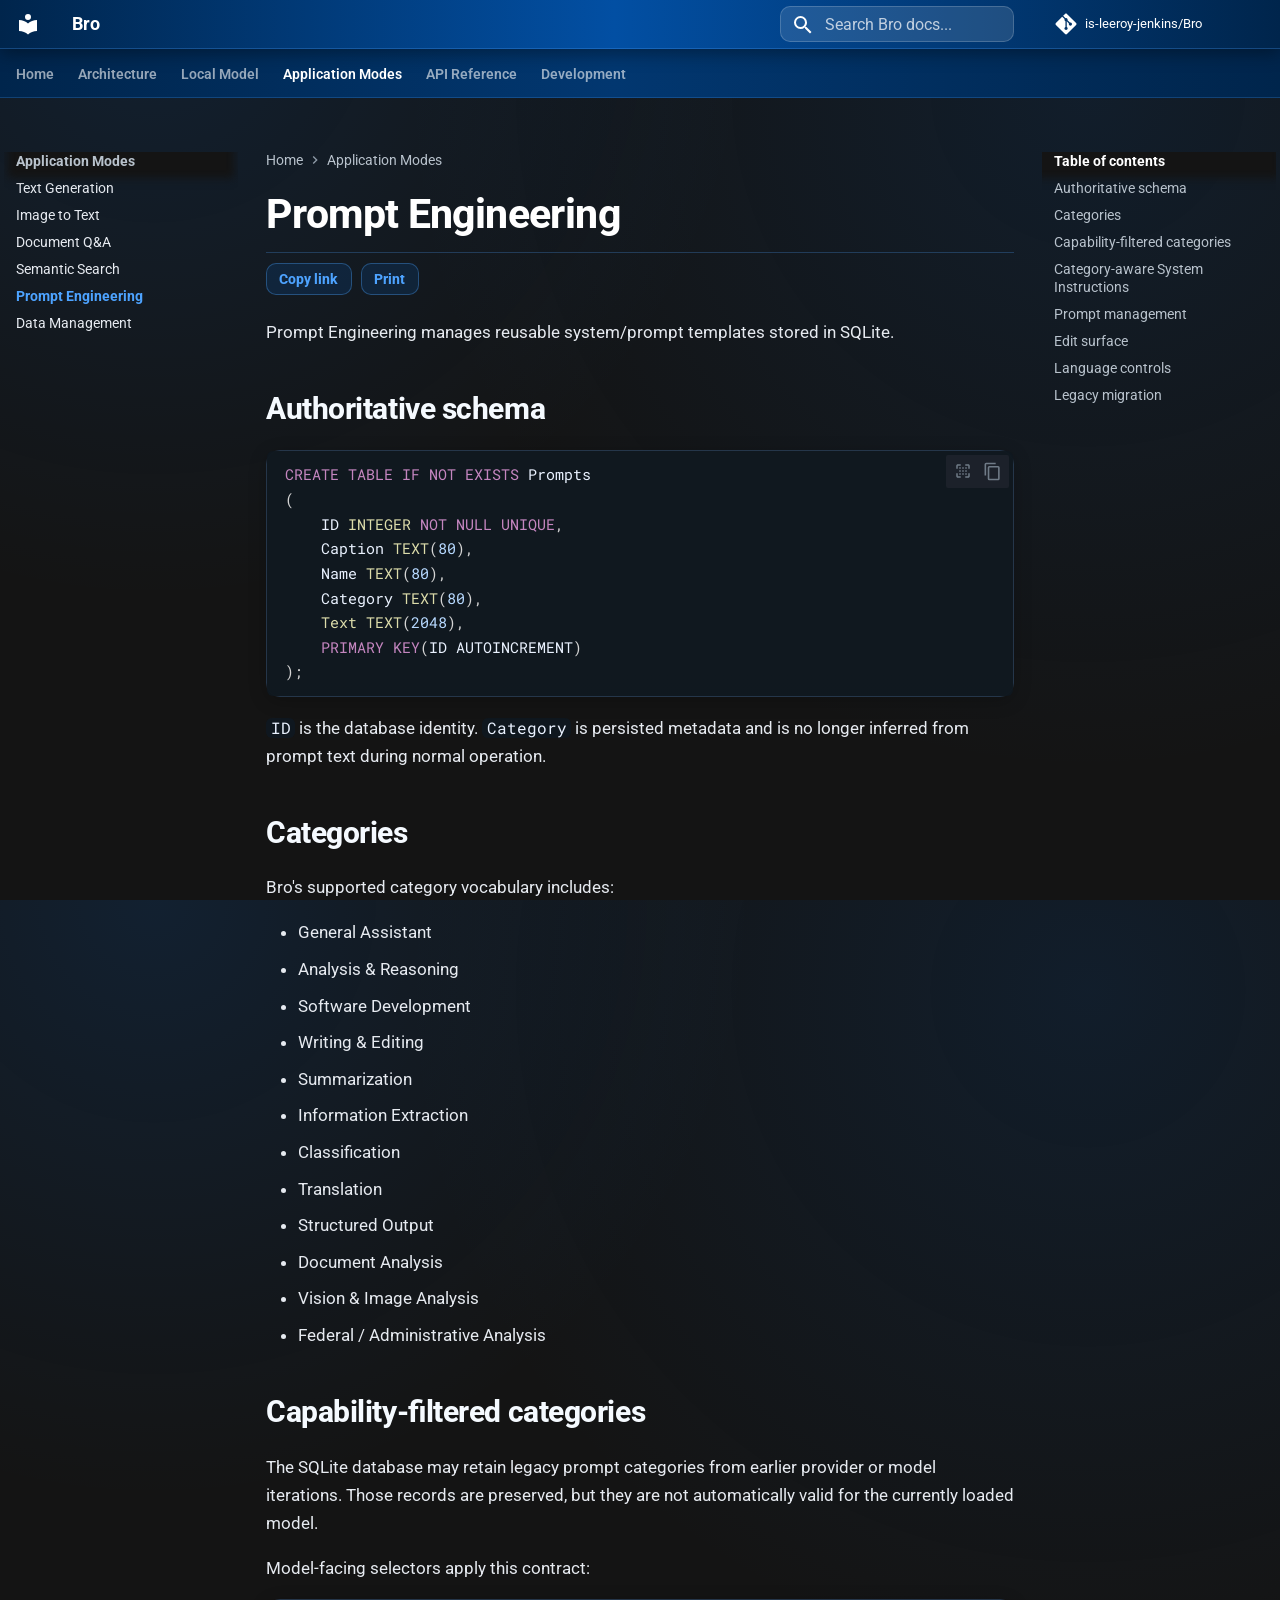
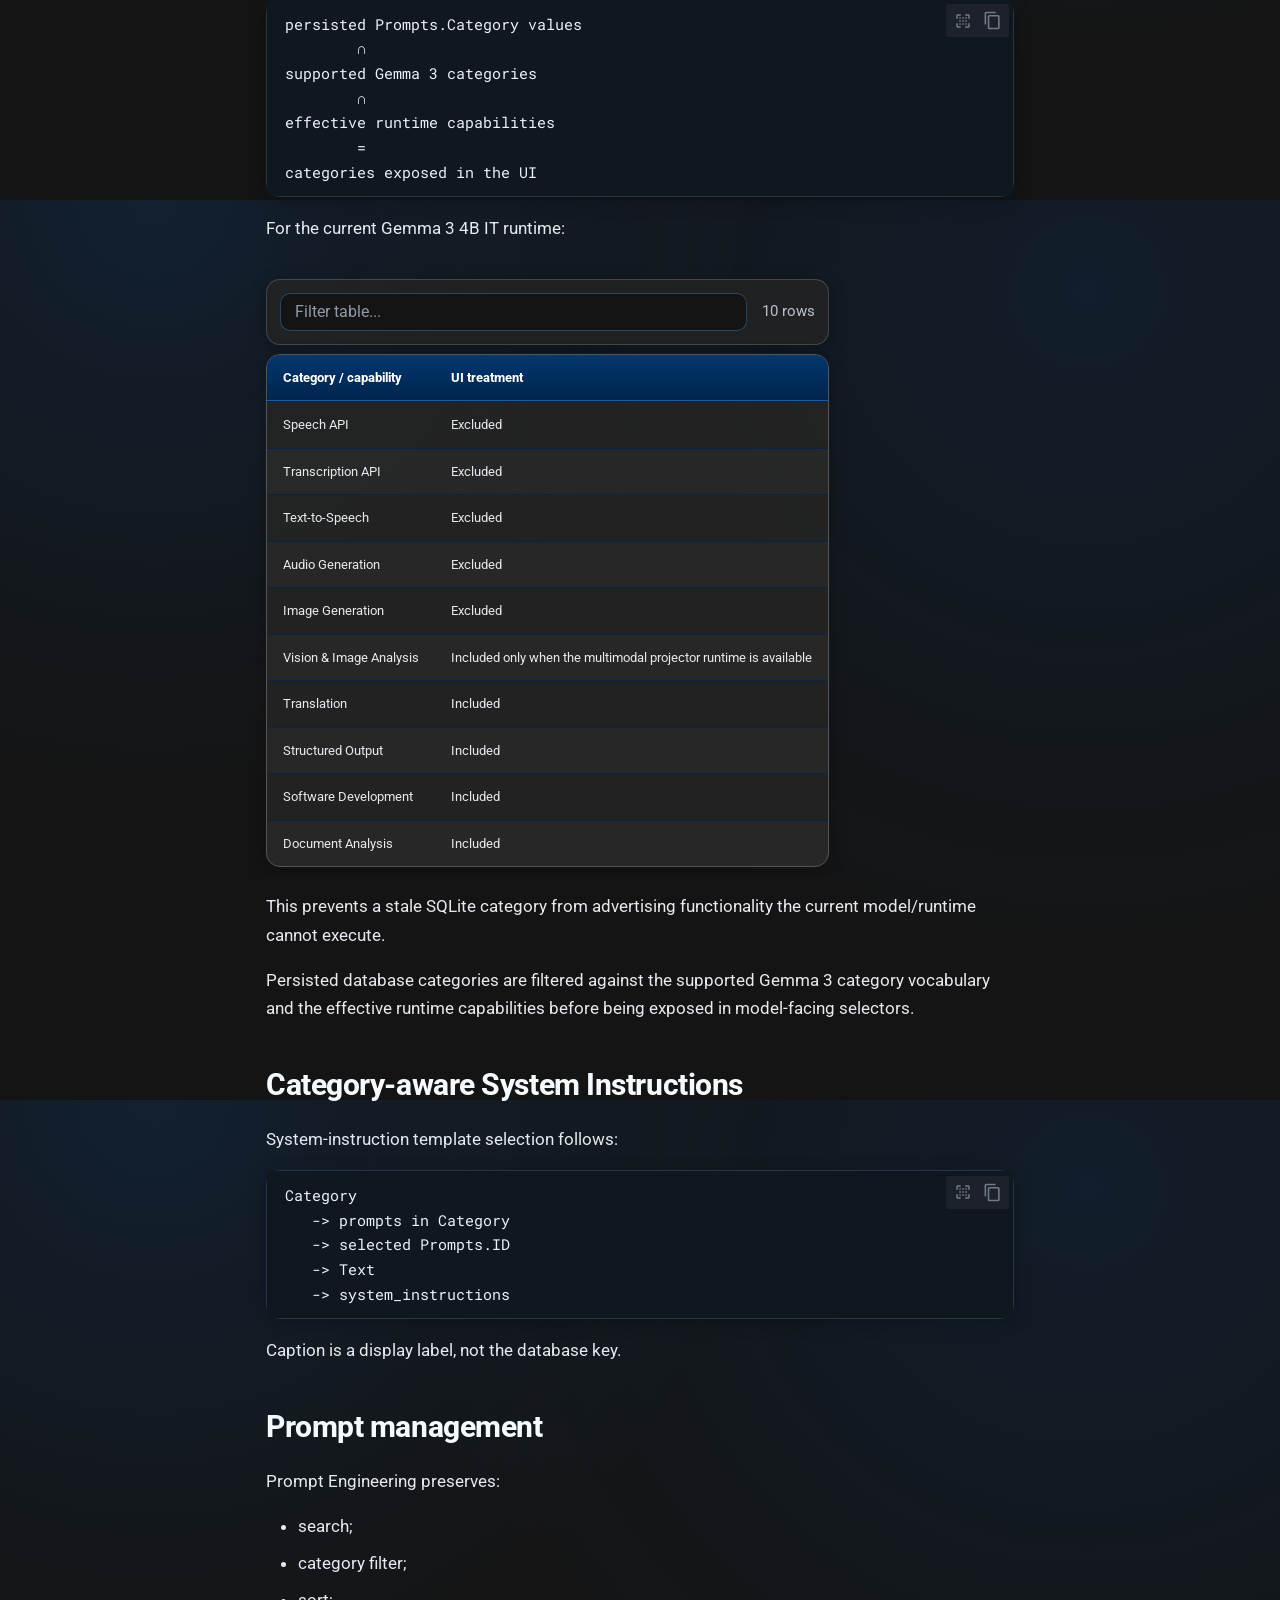
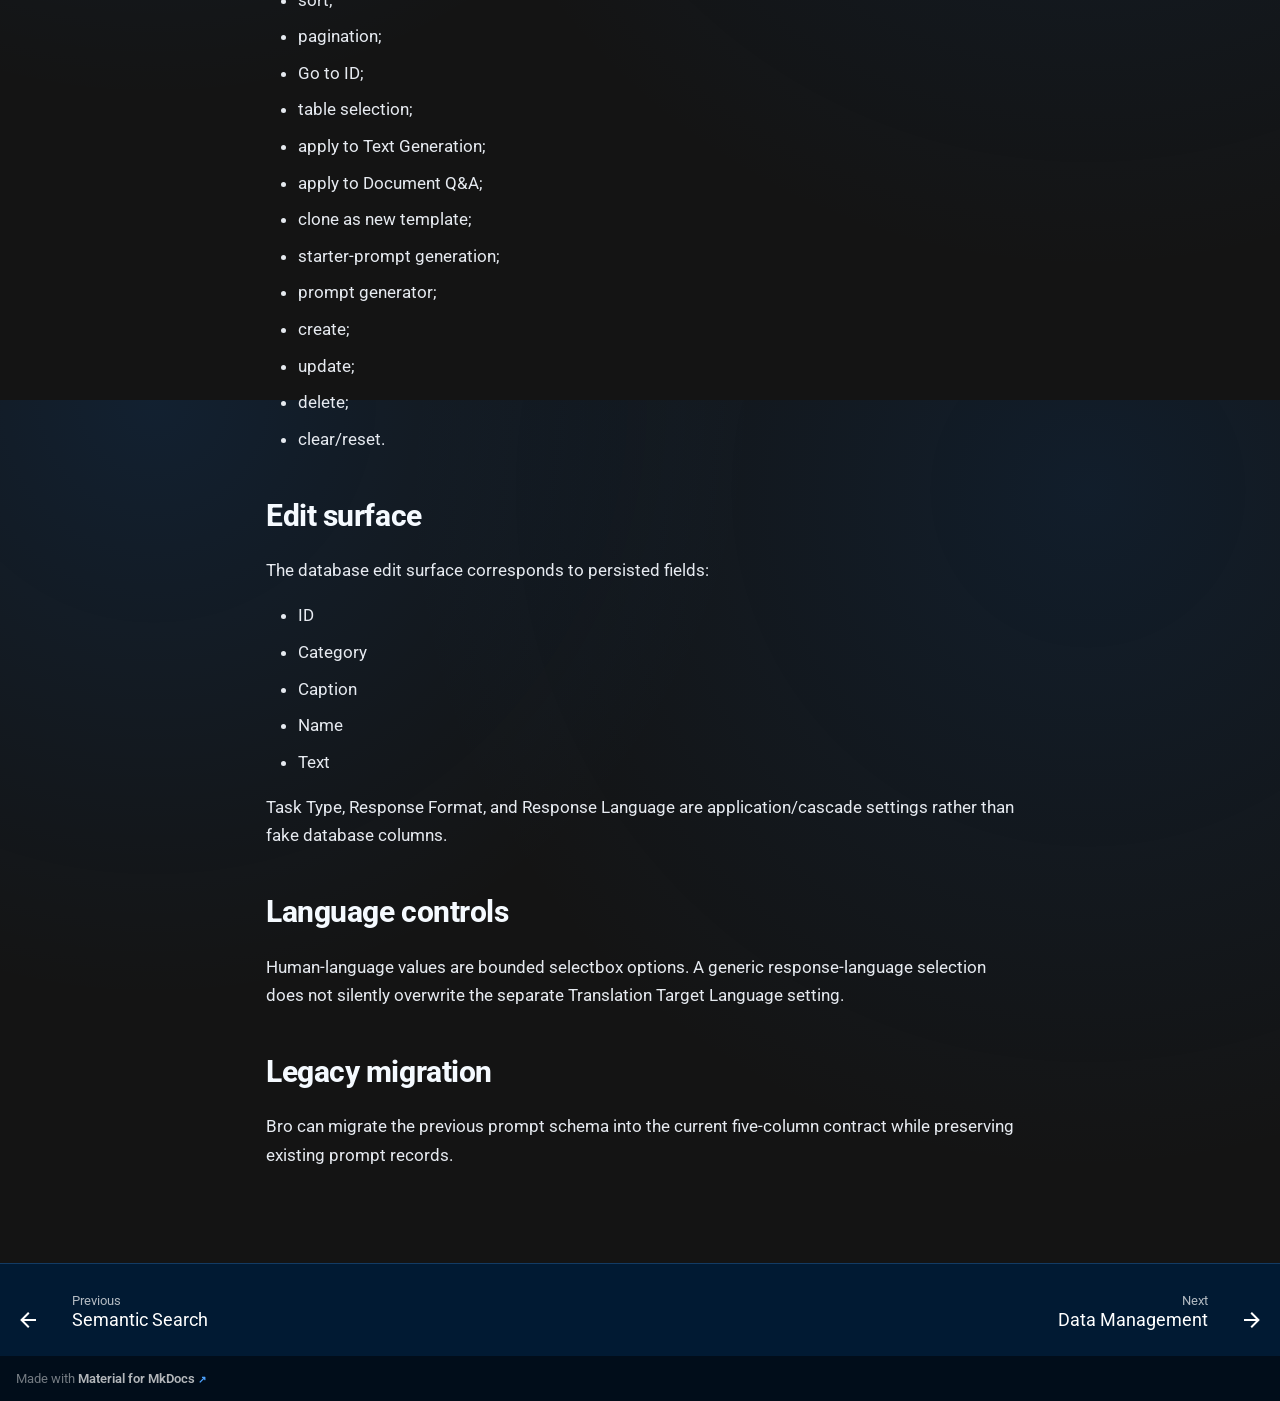
<file: prompt-engineering/index.html>
<!doctype html>
<html lang="en" class="no-js">
  <head>
    
      <meta charset="utf-8">
      <meta name="viewport" content="width=device-width,initial-scale=1">
      
        <meta name="description" content="Local-first Gemma 3 text, vision, retrieval, prompt-engineering, semantic-search, and SQLite data-management application.">
      
      
        <meta name="author" content="Terry D. Eppler">
      
      
        <link rel="canonical" href="https://is-leeroy-jenkins.github.io/Bro/prompt-engineering/">
      
      
        <link rel="prev" href="../semantic-search/">
      
      
        <link rel="next" href="../data-management/">
      
      
        
      
      
      <link rel="icon" href="../assets/images/favicon.png">
      <meta name="generator" content="mkdocs-1.6.1, mkdocs-material-9.7.6">
    
    
      
        <title>Prompt Engineering - Bro</title>
      
    
    
      <link rel="stylesheet" href="../assets/stylesheets/main.484c7ddc.min.css">
      
        
        <link rel="stylesheet" href="../assets/stylesheets/palette.ab4e12ef.min.css">
      
      


    
    
      
    
    
      
        
        
        <link rel="preconnect" href="https://fonts.gstatic.com" crossorigin>
        <link rel="stylesheet" href="https://fonts.googleapis.com/css?family=Roboto:300,300i,400,400i,700,700i%7CRoboto+Mono:400,400i,700,700i&display=fallback">
        <style>:root{--md-text-font:"Roboto";--md-code-font:"Roboto Mono"}</style>
      
    
    
      <link rel="stylesheet" href="../assets/_mkdocstrings.css">
    
      <link rel="stylesheet" href="../assets/css/bro.css">
    
    <script>__md_scope=new URL("..",location),__md_hash=e=>[...e].reduce(((e,_)=>(e<<5)-e+_.charCodeAt(0)),0),__md_get=(e,_=localStorage,t=__md_scope)=>JSON.parse(_.getItem(t.pathname+"."+e)),__md_set=(e,_,t=localStorage,a=__md_scope)=>{try{t.setItem(a.pathname+"."+e,JSON.stringify(_))}catch(e){}}</script>
    
      

    
    
  </head>
  
  
    
    
      
    
    
    
    
    <body dir="ltr" data-md-color-scheme="slate" data-md-color-primary="blue" data-md-color-accent="light-blue">
  
    
    <input class="md-toggle" data-md-toggle="drawer" type="checkbox" id="__drawer" autocomplete="off">
    <input class="md-toggle" data-md-toggle="search" type="checkbox" id="__search" autocomplete="off">
    <label class="md-overlay" for="__drawer"></label>
    <div data-md-component="skip">
      
        
        <a href="#prompt-engineering" class="md-skip">
          Skip to content
        </a>
      
    </div>
    <div data-md-component="announce">
      
    </div>
    
    
      

<header class="md-header" data-md-component="header">
  <nav class="md-header__inner md-grid" aria-label="Header">
    <a href=".." title="Bro" class="md-header__button md-logo" aria-label="Bro" data-md-component="logo">
      
  
  <svg xmlns="http://www.w3.org/2000/svg" viewBox="0 0 24 24"><path d="M12 8a3 3 0 0 0 3-3 3 3 0 0 0-3-3 3 3 0 0 0-3 3 3 3 0 0 0 3 3m0 3.54C9.64 9.35 6.5 8 3 8v11c3.5 0 6.64 1.35 9 3.54 2.36-2.19 5.5-3.54 9-3.54V8c-3.5 0-6.64 1.35-9 3.54"/></svg>

    </a>
    <label class="md-header__button md-icon" for="__drawer">
      
      <svg xmlns="http://www.w3.org/2000/svg" viewBox="0 0 24 24"><path d="M3 6h18v2H3zm0 5h18v2H3zm0 5h18v2H3z"/></svg>
    </label>
    <div class="md-header__title" data-md-component="header-title">
      <div class="md-header__ellipsis">
        <div class="md-header__topic">
          <span class="md-ellipsis">
            Bro
          </span>
        </div>
        <div class="md-header__topic" data-md-component="header-topic">
          <span class="md-ellipsis">
            
              Prompt Engineering
            
          </span>
        </div>
      </div>
    </div>
    
      
        <form class="md-header__option" data-md-component="palette">
  
    
    
    
    <input class="md-option" data-md-color-media="" data-md-color-scheme="slate" data-md-color-primary="blue" data-md-color-accent="light-blue"  aria-hidden="true"  type="radio" name="__palette" id="__palette_0">
    
  
</form>
      
    
    
      <script>var palette=__md_get("__palette");if(palette&&palette.color){if("(prefers-color-scheme)"===palette.color.media){var media=matchMedia("(prefers-color-scheme: light)"),input=document.querySelector(media.matches?"[data-md-color-media='(prefers-color-scheme: light)']":"[data-md-color-media='(prefers-color-scheme: dark)']");palette.color.media=input.getAttribute("data-md-color-media"),palette.color.scheme=input.getAttribute("data-md-color-scheme"),palette.color.primary=input.getAttribute("data-md-color-primary"),palette.color.accent=input.getAttribute("data-md-color-accent")}for(var[key,value]of Object.entries(palette.color))document.body.setAttribute("data-md-color-"+key,value)}</script>
    
    
    
      
      
        <label class="md-header__button md-icon" for="__search">
          
          <svg xmlns="http://www.w3.org/2000/svg" viewBox="0 0 24 24"><path d="M9.5 3A6.5 6.5 0 0 1 16 9.5c0 1.61-.59 3.09-1.56 4.23l.27.27h.79l5 5-1.5 1.5-5-5v-.79l-.27-.27A6.52 6.52 0 0 1 9.5 16 6.5 6.5 0 0 1 3 9.5 6.5 6.5 0 0 1 9.5 3m0 2C7 5 5 7 5 9.5S7 14 9.5 14 14 12 14 9.5 12 5 9.5 5"/></svg>
        </label>
        <div class="md-search" data-md-component="search" role="dialog">
  <label class="md-search__overlay" for="__search"></label>
  <div class="md-search__inner" role="search">
    <form class="md-search__form" name="search">
      <input type="text" class="md-search__input" name="query" aria-label="Search" placeholder="Search" autocapitalize="off" autocorrect="off" autocomplete="off" spellcheck="false" data-md-component="search-query" required>
      <label class="md-search__icon md-icon" for="__search">
        
        <svg xmlns="http://www.w3.org/2000/svg" viewBox="0 0 24 24"><path d="M9.5 3A6.5 6.5 0 0 1 16 9.5c0 1.61-.59 3.09-1.56 4.23l.27.27h.79l5 5-1.5 1.5-5-5v-.79l-.27-.27A6.52 6.52 0 0 1 9.5 16 6.5 6.5 0 0 1 3 9.5 6.5 6.5 0 0 1 9.5 3m0 2C7 5 5 7 5 9.5S7 14 9.5 14 14 12 14 9.5 12 5 9.5 5"/></svg>
        
        <svg xmlns="http://www.w3.org/2000/svg" viewBox="0 0 24 24"><path d="M20 11v2H8l5.5 5.5-1.42 1.42L4.16 12l7.92-7.92L13.5 5.5 8 11z"/></svg>
      </label>
      <nav class="md-search__options" aria-label="Search">
        
          <a href="javascript:void(0)" class="md-search__icon md-icon" title="Share" aria-label="Share" data-clipboard data-clipboard-text="" data-md-component="search-share" tabindex="-1">
            
            <svg xmlns="http://www.w3.org/2000/svg" viewBox="0 0 24 24"><path d="M18 16.08c-.76 0-1.44.3-1.96.77L8.91 12.7c.05-.23.09-.46.09-.7s-.04-.47-.09-.7l7.05-4.11c.54.5 1.25.81 2.04.81a3 3 0 0 0 3-3 3 3 0 0 0-3-3 3 3 0 0 0-3 3c0 .24.04.47.09.7L8.04 9.81C7.5 9.31 6.79 9 6 9a3 3 0 0 0-3 3 3 3 0 0 0 3 3c.79 0 1.5-.31 2.04-.81l7.12 4.15c-.05.21-.08.43-.08.66 0 1.61 1.31 2.91 2.92 2.91s2.92-1.3 2.92-2.91A2.92 2.92 0 0 0 18 16.08"/></svg>
          </a>
        
        <button type="reset" class="md-search__icon md-icon" title="Clear" aria-label="Clear" tabindex="-1">
          
          <svg xmlns="http://www.w3.org/2000/svg" viewBox="0 0 24 24"><path d="M19 6.41 17.59 5 12 10.59 6.41 5 5 6.41 10.59 12 5 17.59 6.41 19 12 13.41 17.59 19 19 17.59 13.41 12z"/></svg>
        </button>
      </nav>
      
        <div class="md-search__suggest" data-md-component="search-suggest"></div>
      
    </form>
    <div class="md-search__output">
      <div class="md-search__scrollwrap" tabindex="0" data-md-scrollfix>
        <div class="md-search-result" data-md-component="search-result">
          <div class="md-search-result__meta">
            Initializing search
          </div>
          <ol class="md-search-result__list" role="presentation"></ol>
        </div>
      </div>
    </div>
  </div>
</div>
      
    
    
      <div class="md-header__source">
        <a href="https://github.com/is-leeroy-jenkins/Bro" title="Go to repository" class="md-source" data-md-component="source">
  <div class="md-source__icon md-icon">
    
    <svg xmlns="http://www.w3.org/2000/svg" viewBox="0 0 448 512"><!--! Font Awesome Free 7.1.0 by @fontawesome - https://fontawesome.com License - https://fontawesome.com/license/free (Icons: CC BY 4.0, Fonts: SIL OFL 1.1, Code: MIT License) Copyright 2025 Fonticons, Inc.--><path d="M439.6 236.1 244 40.5c-5.4-5.5-12.8-8.5-20.4-8.5s-15 3-20.4 8.4L162.5 81l51.5 51.5c27.1-9.1 52.7 16.8 43.4 43.7l49.7 49.7c34.2-11.8 61.2 31 35.5 56.7-26.5 26.5-70.2-2.9-56-37.3L240.3 199v121.9c25.3 12.5 22.3 41.8 9.1 55-6.4 6.4-15.2 10.1-24.3 10.1s-17.8-3.6-24.3-10.1c-17.6-17.6-11.1-46.9 11.2-56v-123c-20.8-8.5-24.6-30.7-18.6-45L142.6 101 8.5 235.1C3 240.6 0 247.9 0 255.5s3 15 8.5 20.4l195.6 195.7c5.4 5.4 12.7 8.4 20.4 8.4s15-3 20.4-8.4l194.7-194.7c5.4-5.4 8.4-12.8 8.4-20.4s-3-15-8.4-20.4"/></svg>
  </div>
  <div class="md-source__repository">
    is-leeroy-jenkins/Bro
  </div>
</a>
      </div>
    
  </nav>
  
</header>
    
    <div class="md-container" data-md-component="container">
      
      
        
          
            
<nav class="md-tabs" aria-label="Tabs" data-md-component="tabs">
  <div class="md-grid">
    <ul class="md-tabs__list">
      
        
  
  
  
  
    <li class="md-tabs__item">
      <a href=".." class="md-tabs__link">
        
  
  
    
  
  Home

      </a>
    </li>
  

      
        
  
  
  
  
    <li class="md-tabs__item">
      <a href="../architecture/" class="md-tabs__link">
        
  
  
    
  
  Architecture

      </a>
    </li>
  

      
        
  
  
  
  
    <li class="md-tabs__item">
      <a href="../local-model/" class="md-tabs__link">
        
  
  
    
  
  Local Model

      </a>
    </li>
  

      
        
  
  
  
    
  
  
    
    
      <li class="md-tabs__item md-tabs__item--active">
        <a href="../text-generation/" class="md-tabs__link">
          
  
  
  Application Modes

        </a>
      </li>
    
  

      
        
  
  
  
  
    
    
      <li class="md-tabs__item">
        <a href="../api/" class="md-tabs__link">
          
  
  
  API Reference

        </a>
      </li>
    
  

      
        
  
  
  
  
    <li class="md-tabs__item">
      <a href="../development/" class="md-tabs__link">
        
  
  
    
  
  Development

      </a>
    </li>
  

      
    </ul>
  </div>
</nav>
          
        
      
      <main class="md-main" data-md-component="main">
        <div class="md-main__inner md-grid">
          
            
              
              <div class="md-sidebar md-sidebar--primary" data-md-component="sidebar" data-md-type="navigation" >
                <div class="md-sidebar__scrollwrap">
                  <div class="md-sidebar__inner">
                    


  


<nav class="md-nav md-nav--primary md-nav--lifted" aria-label="Navigation" data-md-level="0">
  <label class="md-nav__title" for="__drawer">
    <a href=".." title="Bro" class="md-nav__button md-logo" aria-label="Bro" data-md-component="logo">
      
  
  <svg xmlns="http://www.w3.org/2000/svg" viewBox="0 0 24 24"><path d="M12 8a3 3 0 0 0 3-3 3 3 0 0 0-3-3 3 3 0 0 0-3 3 3 3 0 0 0 3 3m0 3.54C9.64 9.35 6.5 8 3 8v11c3.5 0 6.64 1.35 9 3.54 2.36-2.19 5.5-3.54 9-3.54V8c-3.5 0-6.64 1.35-9 3.54"/></svg>

    </a>
    Bro
  </label>
  
    <div class="md-nav__source">
      <a href="https://github.com/is-leeroy-jenkins/Bro" title="Go to repository" class="md-source" data-md-component="source">
  <div class="md-source__icon md-icon">
    
    <svg xmlns="http://www.w3.org/2000/svg" viewBox="0 0 448 512"><!--! Font Awesome Free 7.1.0 by @fontawesome - https://fontawesome.com License - https://fontawesome.com/license/free (Icons: CC BY 4.0, Fonts: SIL OFL 1.1, Code: MIT License) Copyright 2025 Fonticons, Inc.--><path d="M439.6 236.1 244 40.5c-5.4-5.5-12.8-8.5-20.4-8.5s-15 3-20.4 8.4L162.5 81l51.5 51.5c27.1-9.1 52.7 16.8 43.4 43.7l49.7 49.7c34.2-11.8 61.2 31 35.5 56.7-26.5 26.5-70.2-2.9-56-37.3L240.3 199v121.9c25.3 12.5 22.3 41.8 9.1 55-6.4 6.4-15.2 10.1-24.3 10.1s-17.8-3.6-24.3-10.1c-17.6-17.6-11.1-46.9 11.2-56v-123c-20.8-8.5-24.6-30.7-18.6-45L142.6 101 8.5 235.1C3 240.6 0 247.9 0 255.5s3 15 8.5 20.4l195.6 195.7c5.4 5.4 12.7 8.4 20.4 8.4s15-3 20.4-8.4l194.7-194.7c5.4-5.4 8.4-12.8 8.4-20.4s-3-15-8.4-20.4"/></svg>
  </div>
  <div class="md-source__repository">
    is-leeroy-jenkins/Bro
  </div>
</a>
    </div>
  
  <ul class="md-nav__list" data-md-scrollfix>
    
      
      
  
  
  
  
    <li class="md-nav__item">
      <a href=".." class="md-nav__link">
        
  
  
  <span class="md-ellipsis">
    
  
    Home
  

    
  </span>
  
  

      </a>
    </li>
  

    
      
      
  
  
  
  
    <li class="md-nav__item">
      <a href="../architecture/" class="md-nav__link">
        
  
  
  <span class="md-ellipsis">
    
  
    Architecture
  

    
  </span>
  
  

      </a>
    </li>
  

    
      
      
  
  
  
  
    <li class="md-nav__item">
      <a href="../local-model/" class="md-nav__link">
        
  
  
  <span class="md-ellipsis">
    
  
    Local Model
  

    
  </span>
  
  

      </a>
    </li>
  

    
      
      
  
  
    
  
  
  
    
    
    
    
      
        
        
      
      
        
      
    
    
    <li class="md-nav__item md-nav__item--active md-nav__item--section md-nav__item--nested">
      
        
        
        <input class="md-nav__toggle md-toggle " type="checkbox" id="__nav_4" checked>
        
          
          <label class="md-nav__link" for="__nav_4" id="__nav_4_label" tabindex="">
            
  
  
  <span class="md-ellipsis">
    
  
    Application Modes
  

    
  </span>
  
  

            <span class="md-nav__icon md-icon"></span>
          </label>
        
        <nav class="md-nav" data-md-level="1" aria-labelledby="__nav_4_label" aria-expanded="true">
          <label class="md-nav__title" for="__nav_4">
            <span class="md-nav__icon md-icon"></span>
            
  
    Application Modes
  

          </label>
          <ul class="md-nav__list" data-md-scrollfix>
            
              
                
  
  
  
  
    <li class="md-nav__item">
      <a href="../text-generation/" class="md-nav__link">
        
  
  
  <span class="md-ellipsis">
    
  
    Text Generation
  

    
  </span>
  
  

      </a>
    </li>
  

              
            
              
                
  
  
  
  
    <li class="md-nav__item">
      <a href="../image-to-text/" class="md-nav__link">
        
  
  
  <span class="md-ellipsis">
    
  
    Image to Text
  

    
  </span>
  
  

      </a>
    </li>
  

              
            
              
                
  
  
  
  
    <li class="md-nav__item">
      <a href="../document-qna/" class="md-nav__link">
        
  
  
  <span class="md-ellipsis">
    
  
    Document Q&A
  

    
  </span>
  
  

      </a>
    </li>
  

              
            
              
                
  
  
  
  
    <li class="md-nav__item">
      <a href="../semantic-search/" class="md-nav__link">
        
  
  
  <span class="md-ellipsis">
    
  
    Semantic Search
  

    
  </span>
  
  

      </a>
    </li>
  

              
            
              
                
  
  
    
  
  
  
    <li class="md-nav__item md-nav__item--active">
      
      <input class="md-nav__toggle md-toggle" type="checkbox" id="__toc">
      
      
        
      
      
        <label class="md-nav__link md-nav__link--active" for="__toc">
          
  
  
  <span class="md-ellipsis">
    
  
    Prompt Engineering
  

    
  </span>
  
  

          <span class="md-nav__icon md-icon"></span>
        </label>
      
      <a href="./" class="md-nav__link md-nav__link--active">
        
  
  
  <span class="md-ellipsis">
    
  
    Prompt Engineering
  

    
  </span>
  
  

      </a>
      
        

<nav class="md-nav md-nav--secondary" aria-label="Table of contents">
  
  
  
    
  
  
    <label class="md-nav__title" for="__toc">
      <span class="md-nav__icon md-icon"></span>
      Table of contents
    </label>
    <ul class="md-nav__list" data-md-component="toc" data-md-scrollfix>
      
        <li class="md-nav__item">
  <a href="#authoritative-schema" class="md-nav__link">
    <span class="md-ellipsis">
      
        Authoritative schema
      
    </span>
  </a>
  
</li>
      
        <li class="md-nav__item">
  <a href="#categories" class="md-nav__link">
    <span class="md-ellipsis">
      
        Categories
      
    </span>
  </a>
  
</li>
      
        <li class="md-nav__item">
  <a href="#capability-filtered-categories" class="md-nav__link">
    <span class="md-ellipsis">
      
        Capability-filtered categories
      
    </span>
  </a>
  
</li>
      
        <li class="md-nav__item">
  <a href="#category-aware-system-instructions" class="md-nav__link">
    <span class="md-ellipsis">
      
        Category-aware System Instructions
      
    </span>
  </a>
  
</li>
      
        <li class="md-nav__item">
  <a href="#prompt-management" class="md-nav__link">
    <span class="md-ellipsis">
      
        Prompt management
      
    </span>
  </a>
  
</li>
      
        <li class="md-nav__item">
  <a href="#edit-surface" class="md-nav__link">
    <span class="md-ellipsis">
      
        Edit surface
      
    </span>
  </a>
  
</li>
      
        <li class="md-nav__item">
  <a href="#language-controls" class="md-nav__link">
    <span class="md-ellipsis">
      
        Language controls
      
    </span>
  </a>
  
</li>
      
        <li class="md-nav__item">
  <a href="#legacy-migration" class="md-nav__link">
    <span class="md-ellipsis">
      
        Legacy migration
      
    </span>
  </a>
  
</li>
      
    </ul>
  
</nav>
      
    </li>
  

              
            
              
                
  
  
  
  
    <li class="md-nav__item">
      <a href="../data-management/" class="md-nav__link">
        
  
  
  <span class="md-ellipsis">
    
  
    Data Management
  

    
  </span>
  
  

      </a>
    </li>
  

              
            
          </ul>
        </nav>
      
    </li>
  

    
      
      
  
  
  
  
    
    
    
    
      
      
        
      
    
    
    <li class="md-nav__item md-nav__item--nested">
      
        
        
          
        
        <input class="md-nav__toggle md-toggle md-toggle--indeterminate" type="checkbox" id="__nav_5" >
        
          
          <label class="md-nav__link" for="__nav_5" id="__nav_5_label" tabindex="0">
            
  
  
  <span class="md-ellipsis">
    
  
    API Reference
  

    
  </span>
  
  

            <span class="md-nav__icon md-icon"></span>
          </label>
        
        <nav class="md-nav" data-md-level="1" aria-labelledby="__nav_5_label" aria-expanded="false">
          <label class="md-nav__title" for="__nav_5">
            <span class="md-nav__icon md-icon"></span>
            
  
    API Reference
  

          </label>
          <ul class="md-nav__list" data-md-scrollfix>
            
              
                
  
  
  
  
    <li class="md-nav__item">
      <a href="../api/" class="md-nav__link">
        
  
  
  <span class="md-ellipsis">
    
  
    Overview
  

    
  </span>
  
  

      </a>
    </li>
  

              
            
              
                
  
  
  
  
    <li class="md-nav__item">
      <a href="../api/app/" class="md-nav__link">
        
  
  
  <span class="md-ellipsis">
    
  
    App
  

    
  </span>
  
  

      </a>
    </li>
  

              
            
              
                
  
  
  
  
    <li class="md-nav__item">
      <a href="../api/config/" class="md-nav__link">
        
  
  
  <span class="md-ellipsis">
    
  
    Configuration
  

    
  </span>
  
  

      </a>
    </li>
  

              
            
              
                
  
  
  
  
    <li class="md-nav__item">
      <a href="../api/boogr/" class="md-nav__link">
        
  
  
  <span class="md-ellipsis">
    
  
    Logging
  

    
  </span>
  
  

      </a>
    </li>
  

              
            
          </ul>
        </nav>
      
    </li>
  

    
      
      
  
  
  
  
    <li class="md-nav__item">
      <a href="../development/" class="md-nav__link">
        
  
  
  <span class="md-ellipsis">
    
  
    Development
  

    
  </span>
  
  

      </a>
    </li>
  

    
  </ul>
</nav>
                  </div>
                </div>
              </div>
            
            
              
              <div class="md-sidebar md-sidebar--secondary" data-md-component="sidebar" data-md-type="toc" >
                <div class="md-sidebar__scrollwrap">
                  <div class="md-sidebar__inner">
                    

<nav class="md-nav md-nav--secondary" aria-label="Table of contents">
  
  
  
    
  
  
    <label class="md-nav__title" for="__toc">
      <span class="md-nav__icon md-icon"></span>
      Table of contents
    </label>
    <ul class="md-nav__list" data-md-component="toc" data-md-scrollfix>
      
        <li class="md-nav__item">
  <a href="#authoritative-schema" class="md-nav__link">
    <span class="md-ellipsis">
      
        Authoritative schema
      
    </span>
  </a>
  
</li>
      
        <li class="md-nav__item">
  <a href="#categories" class="md-nav__link">
    <span class="md-ellipsis">
      
        Categories
      
    </span>
  </a>
  
</li>
      
        <li class="md-nav__item">
  <a href="#capability-filtered-categories" class="md-nav__link">
    <span class="md-ellipsis">
      
        Capability-filtered categories
      
    </span>
  </a>
  
</li>
      
        <li class="md-nav__item">
  <a href="#category-aware-system-instructions" class="md-nav__link">
    <span class="md-ellipsis">
      
        Category-aware System Instructions
      
    </span>
  </a>
  
</li>
      
        <li class="md-nav__item">
  <a href="#prompt-management" class="md-nav__link">
    <span class="md-ellipsis">
      
        Prompt management
      
    </span>
  </a>
  
</li>
      
        <li class="md-nav__item">
  <a href="#edit-surface" class="md-nav__link">
    <span class="md-ellipsis">
      
        Edit surface
      
    </span>
  </a>
  
</li>
      
        <li class="md-nav__item">
  <a href="#language-controls" class="md-nav__link">
    <span class="md-ellipsis">
      
        Language controls
      
    </span>
  </a>
  
</li>
      
        <li class="md-nav__item">
  <a href="#legacy-migration" class="md-nav__link">
    <span class="md-ellipsis">
      
        Legacy migration
      
    </span>
  </a>
  
</li>
      
    </ul>
  
</nav>
                  </div>
                </div>
              </div>
            
          
          
            <div class="md-content" data-md-component="content">
              
                



  


  <nav class="md-path" aria-label="Navigation" >
    <ol class="md-path__list">
      
        
  
  
    <li class="md-path__item">
      <a href=".." class="md-path__link">
        
  <span class="md-ellipsis">
    Home
  </span>

      </a>
    </li>
  

      
      
        
  
  
    
    
      <li class="md-path__item">
        <a href="../text-generation/" class="md-path__link">
          
  <span class="md-ellipsis">
    Application Modes
  </span>

        </a>
      </li>
    
  

      
    </ol>
  </nav>

              
              <article class="md-content__inner md-typeset">
                
                  


  
  


<h1 id="prompt-engineering">Prompt Engineering<a class="headerlink" href="#prompt-engineering" title="Permanent link">&para;</a></h1>
<p>Prompt Engineering manages reusable system/prompt templates stored in SQLite.</p>
<h2 id="authoritative-schema">Authoritative schema<a class="headerlink" href="#authoritative-schema" title="Permanent link">&para;</a></h2>
<div class="language-sql highlight"><pre><span></span><code><span id="__span-0-1"><a id="__codelineno-0-1" name="__codelineno-0-1" href="#__codelineno-0-1"></a><span class="k">CREATE</span><span class="w"> </span><span class="k">TABLE</span><span class="w"> </span><span class="k">IF</span><span class="w"> </span><span class="k">NOT</span><span class="w"> </span><span class="k">EXISTS</span><span class="w"> </span><span class="n">Prompts</span>
</span><span id="__span-0-2"><a id="__codelineno-0-2" name="__codelineno-0-2" href="#__codelineno-0-2"></a><span class="p">(</span>
</span><span id="__span-0-3"><a id="__codelineno-0-3" name="__codelineno-0-3" href="#__codelineno-0-3"></a><span class="w">    </span><span class="n">ID</span><span class="w"> </span><span class="nb">INTEGER</span><span class="w"> </span><span class="k">NOT</span><span class="w"> </span><span class="k">NULL</span><span class="w"> </span><span class="k">UNIQUE</span><span class="p">,</span>
</span><span id="__span-0-4"><a id="__codelineno-0-4" name="__codelineno-0-4" href="#__codelineno-0-4"></a><span class="w">    </span><span class="n">Caption</span><span class="w"> </span><span class="nb">TEXT</span><span class="p">(</span><span class="mi">80</span><span class="p">),</span>
</span><span id="__span-0-5"><a id="__codelineno-0-5" name="__codelineno-0-5" href="#__codelineno-0-5"></a><span class="w">    </span><span class="n">Name</span><span class="w"> </span><span class="nb">TEXT</span><span class="p">(</span><span class="mi">80</span><span class="p">),</span>
</span><span id="__span-0-6"><a id="__codelineno-0-6" name="__codelineno-0-6" href="#__codelineno-0-6"></a><span class="w">    </span><span class="n">Category</span><span class="w"> </span><span class="nb">TEXT</span><span class="p">(</span><span class="mi">80</span><span class="p">),</span>
</span><span id="__span-0-7"><a id="__codelineno-0-7" name="__codelineno-0-7" href="#__codelineno-0-7"></a><span class="w">    </span><span class="nb">Text</span><span class="w"> </span><span class="nb">TEXT</span><span class="p">(</span><span class="mi">2048</span><span class="p">),</span>
</span><span id="__span-0-8"><a id="__codelineno-0-8" name="__codelineno-0-8" href="#__codelineno-0-8"></a><span class="w">    </span><span class="k">PRIMARY</span><span class="w"> </span><span class="k">KEY</span><span class="p">(</span><span class="n">ID</span><span class="w"> </span><span class="n">AUTOINCREMENT</span><span class="p">)</span>
</span><span id="__span-0-9"><a id="__codelineno-0-9" name="__codelineno-0-9" href="#__codelineno-0-9"></a><span class="p">);</span>
</span></code></pre></div>
<p><code>ID</code> is the database identity. <code>Category</code> is persisted metadata and is no longer inferred from prompt
text during normal operation.</p>
<h2 id="categories">Categories<a class="headerlink" href="#categories" title="Permanent link">&para;</a></h2>
<p>Bro's supported category vocabulary includes:</p>
<ul>
<li>General Assistant</li>
<li>Analysis &amp; Reasoning</li>
<li>Software Development</li>
<li>Writing &amp; Editing</li>
<li>Summarization</li>
<li>Information Extraction</li>
<li>Classification</li>
<li>Translation</li>
<li>Structured Output</li>
<li>Document Analysis</li>
<li>Vision &amp; Image Analysis</li>
<li>Federal / Administrative Analysis</li>
</ul>
<h2 id="capability-filtered-categories">Capability-filtered categories<a class="headerlink" href="#capability-filtered-categories" title="Permanent link">&para;</a></h2>
<p>The SQLite database may retain legacy prompt categories from earlier provider or model iterations.
Those records are preserved, but they are not automatically valid for the currently loaded model.</p>
<p>Model-facing selectors apply this contract:</p>
<div class="language-text highlight"><pre><span></span><code><span id="__span-1-1"><a id="__codelineno-1-1" name="__codelineno-1-1" href="#__codelineno-1-1"></a>persisted Prompts.Category values
</span><span id="__span-1-2"><a id="__codelineno-1-2" name="__codelineno-1-2" href="#__codelineno-1-2"></a>        ∩
</span><span id="__span-1-3"><a id="__codelineno-1-3" name="__codelineno-1-3" href="#__codelineno-1-3"></a>supported Gemma 3 categories
</span><span id="__span-1-4"><a id="__codelineno-1-4" name="__codelineno-1-4" href="#__codelineno-1-4"></a>        ∩
</span><span id="__span-1-5"><a id="__codelineno-1-5" name="__codelineno-1-5" href="#__codelineno-1-5"></a>effective runtime capabilities
</span><span id="__span-1-6"><a id="__codelineno-1-6" name="__codelineno-1-6" href="#__codelineno-1-6"></a>        =
</span><span id="__span-1-7"><a id="__codelineno-1-7" name="__codelineno-1-7" href="#__codelineno-1-7"></a>categories exposed in the UI
</span></code></pre></div>
<p>For the current Gemma 3 4B IT runtime:</p>
<table>
<thead>
<tr>
<th>Category / capability</th>
<th>UI treatment</th>
</tr>
</thead>
<tbody>
<tr>
<td>Speech API</td>
<td>Excluded</td>
</tr>
<tr>
<td>Transcription API</td>
<td>Excluded</td>
</tr>
<tr>
<td>Text-to-Speech</td>
<td>Excluded</td>
</tr>
<tr>
<td>Audio Generation</td>
<td>Excluded</td>
</tr>
<tr>
<td>Image Generation</td>
<td>Excluded</td>
</tr>
<tr>
<td>Vision &amp; Image Analysis</td>
<td>Included only when the multimodal projector runtime is available</td>
</tr>
<tr>
<td>Translation</td>
<td>Included</td>
</tr>
<tr>
<td>Structured Output</td>
<td>Included</td>
</tr>
<tr>
<td>Software Development</td>
<td>Included</td>
</tr>
<tr>
<td>Document Analysis</td>
<td>Included</td>
</tr>
</tbody>
</table>
<p>This prevents a stale SQLite category from advertising functionality the current model/runtime cannot
execute.</p>
<p>Persisted database categories are filtered against the supported Gemma 3 category vocabulary
and the effective runtime capabilities before being exposed in model-facing selectors.</p>
<h2 id="category-aware-system-instructions">Category-aware System Instructions<a class="headerlink" href="#category-aware-system-instructions" title="Permanent link">&para;</a></h2>
<p>System-instruction template selection follows:</p>
<div class="language-text highlight"><pre><span></span><code><span id="__span-2-1"><a id="__codelineno-2-1" name="__codelineno-2-1" href="#__codelineno-2-1"></a>Category
</span><span id="__span-2-2"><a id="__codelineno-2-2" name="__codelineno-2-2" href="#__codelineno-2-2"></a>   -&gt; prompts in Category
</span><span id="__span-2-3"><a id="__codelineno-2-3" name="__codelineno-2-3" href="#__codelineno-2-3"></a>   -&gt; selected Prompts.ID
</span><span id="__span-2-4"><a id="__codelineno-2-4" name="__codelineno-2-4" href="#__codelineno-2-4"></a>   -&gt; Text
</span><span id="__span-2-5"><a id="__codelineno-2-5" name="__codelineno-2-5" href="#__codelineno-2-5"></a>   -&gt; system_instructions
</span></code></pre></div>
<p>Caption is a display label, not the database key.</p>
<h2 id="prompt-management">Prompt management<a class="headerlink" href="#prompt-management" title="Permanent link">&para;</a></h2>
<p>Prompt Engineering preserves:</p>
<ul>
<li>search;</li>
<li>category filter;</li>
<li>sort;</li>
<li>pagination;</li>
<li>Go to ID;</li>
<li>table selection;</li>
<li>apply to Text Generation;</li>
<li>apply to Document Q&A;</li>
<li>clone as new template;</li>
<li>starter-prompt generation;</li>
<li>prompt generator;</li>
<li>create;</li>
<li>update;</li>
<li>delete;</li>
<li>clear/reset.</li>
</ul>
<h2 id="edit-surface">Edit surface<a class="headerlink" href="#edit-surface" title="Permanent link">&para;</a></h2>
<p>The database edit surface corresponds to persisted fields:</p>
<ul>
<li>ID</li>
<li>Category</li>
<li>Caption</li>
<li>Name</li>
<li>Text</li>
</ul>
<p>Task Type, Response Format, and Response Language are application/cascade settings rather than fake
database columns.</p>
<h2 id="language-controls">Language controls<a class="headerlink" href="#language-controls" title="Permanent link">&para;</a></h2>
<p>Human-language values are bounded selectbox options. A generic response-language selection does not
silently overwrite the separate Translation Target Language setting.</p>
<h2 id="legacy-migration">Legacy migration<a class="headerlink" href="#legacy-migration" title="Permanent link">&para;</a></h2>
<p>Bro can migrate the previous prompt schema into the current five-column contract while preserving
existing prompt records.</p>












                
              </article>
            </div>
          
          
  <script>var tabs=__md_get("__tabs");if(Array.isArray(tabs))e:for(var set of document.querySelectorAll(".tabbed-set")){var labels=set.querySelector(".tabbed-labels");for(var tab of tabs)for(var label of labels.getElementsByTagName("label"))if(label.innerText.trim()===tab){var input=document.getElementById(label.htmlFor);input.checked=!0;continue e}}</script>

<script>var target=document.getElementById(location.hash.slice(1));target&&target.name&&(target.checked=target.name.startsWith("__tabbed_"))</script>
        </div>
        
          <button type="button" class="md-top md-icon" data-md-component="top" hidden>
  
  <svg xmlns="http://www.w3.org/2000/svg" viewBox="0 0 24 24"><path d="M13 20h-2V8l-5.5 5.5-1.42-1.42L12 4.16l7.92 7.92-1.42 1.42L13 8z"/></svg>
  Back to top
</button>
        
      </main>
      
        <footer class="md-footer">
  
    
      
      <nav class="md-footer__inner md-grid" aria-label="Footer" >
        
          
          <a href="../semantic-search/" class="md-footer__link md-footer__link--prev" aria-label="Previous: Semantic Search">
            <div class="md-footer__button md-icon">
              
              <svg xmlns="http://www.w3.org/2000/svg" viewBox="0 0 24 24"><path d="M20 11v2H8l5.5 5.5-1.42 1.42L4.16 12l7.92-7.92L13.5 5.5 8 11z"/></svg>
            </div>
            <div class="md-footer__title">
              <span class="md-footer__direction">
                Previous
              </span>
              <div class="md-ellipsis">
                Semantic Search
              </div>
            </div>
          </a>
        
        
          
          <a href="../data-management/" class="md-footer__link md-footer__link--next" aria-label="Next: Data Management">
            <div class="md-footer__title">
              <span class="md-footer__direction">
                Next
              </span>
              <div class="md-ellipsis">
                Data Management
              </div>
            </div>
            <div class="md-footer__button md-icon">
              
              <svg xmlns="http://www.w3.org/2000/svg" viewBox="0 0 24 24"><path d="M4 11v2h12l-5.5 5.5 1.42 1.42L19.84 12l-7.92-7.92L10.5 5.5 16 11z"/></svg>
            </div>
          </a>
        
      </nav>
    
  
  <div class="md-footer-meta md-typeset">
    <div class="md-footer-meta__inner md-grid">
      <div class="md-copyright">
  
  
    Made with
    <a href="https://squidfunk.github.io/mkdocs-material/" target="_blank" rel="noopener">
      Material for MkDocs
    </a>
  
</div>
      
    </div>
  </div>
</footer>
      
    </div>
    <div class="md-dialog" data-md-component="dialog">
      <div class="md-dialog__inner md-typeset"></div>
    </div>
    
    
    
      
      
      <script id="__config" type="application/json">{"annotate": null, "base": "..", "features": ["navigation.instant", "navigation.tracking", "navigation.tabs", "navigation.sections", "navigation.expand", "navigation.path", "navigation.top", "navigation.footer", "toc.follow", "search.suggest", "search.highlight", "search.share", "content.code.copy", "content.code.select", "content.tabs.link"], "search": "../assets/javascripts/workers/search.2c215733.min.js", "tags": null, "translations": {"clipboard.copied": "Copied to clipboard", "clipboard.copy": "Copy to clipboard", "search.result.more.one": "1 more on this page", "search.result.more.other": "# more on this page", "search.result.none": "No matching documents", "search.result.one": "1 matching document", "search.result.other": "# matching documents", "search.result.placeholder": "Type to start searching", "search.result.term.missing": "Missing", "select.version": "Select version"}, "version": null}</script>
    
    
      <script src="../assets/javascripts/bundle.79ae519e.min.js"></script>
      
        <script src="../assets/js/bro.js"></script>
      
    
  </body>
</html>
</file>
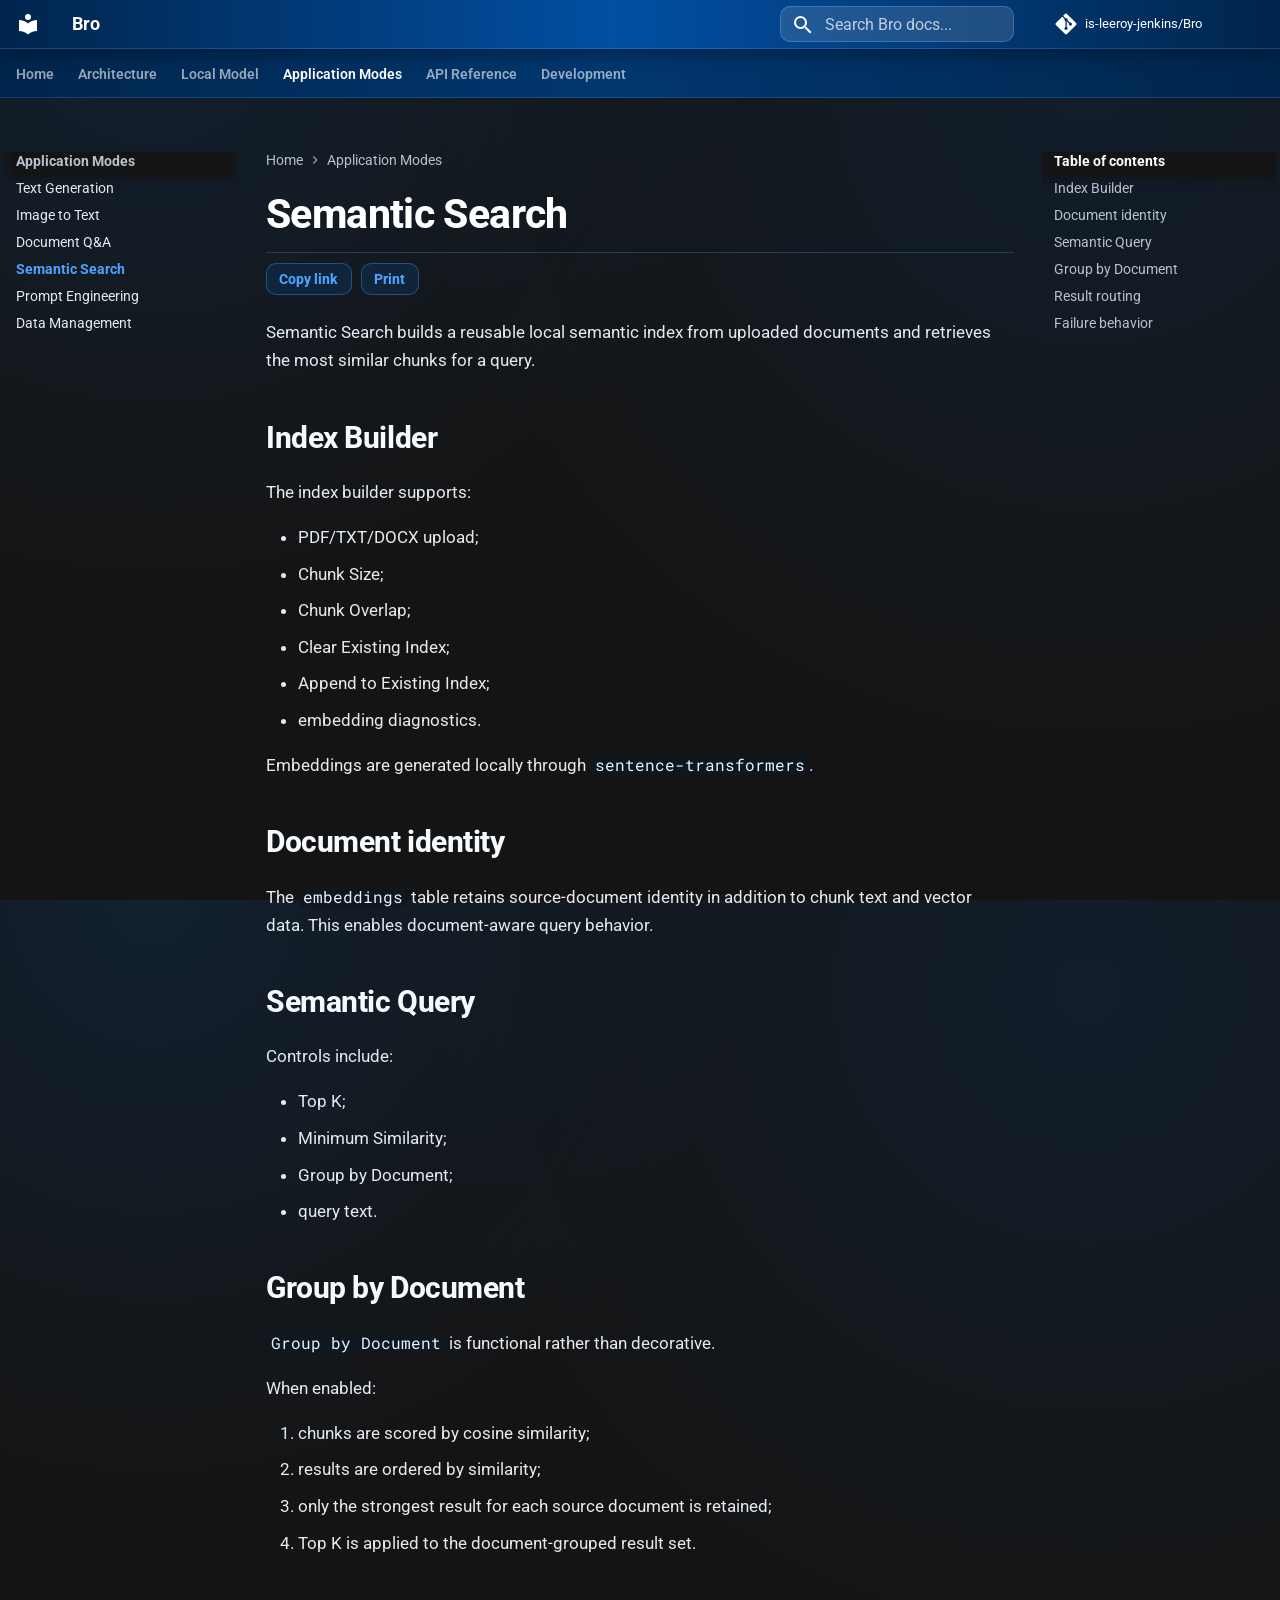
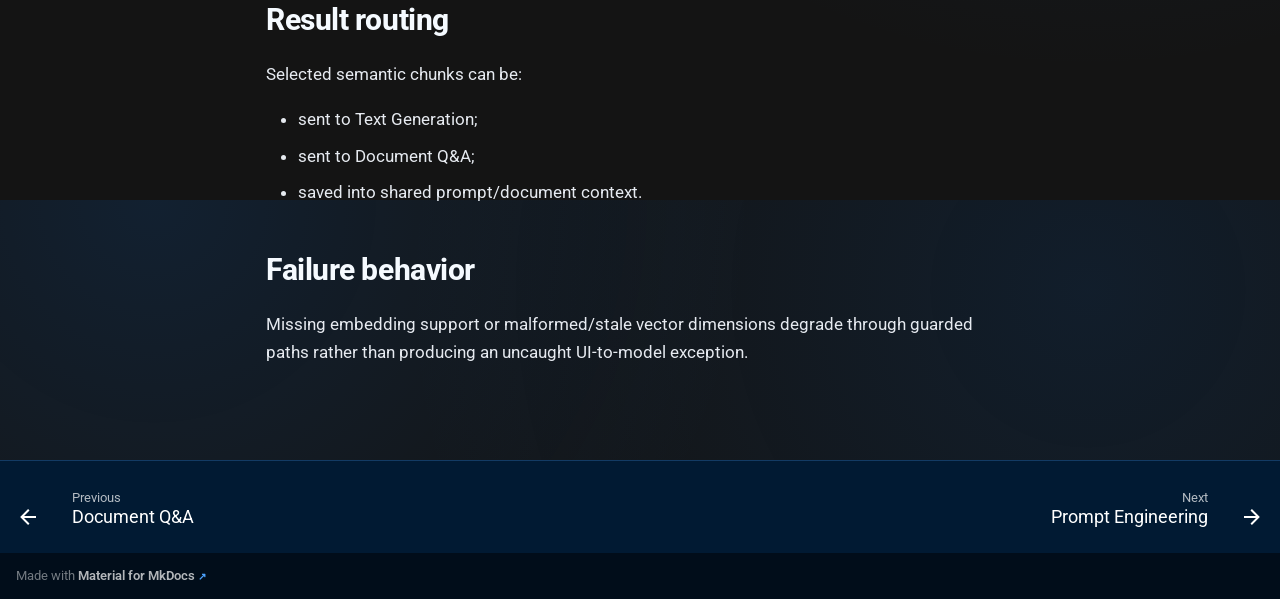
<file: semantic-search/index.html>
<!doctype html>
<html lang="en" class="no-js">
  <head>
    
      <meta charset="utf-8">
      <meta name="viewport" content="width=device-width,initial-scale=1">
      
        <meta name="description" content="Local-first Gemma 3 text, vision, retrieval, prompt-engineering, semantic-search, and SQLite data-management application.">
      
      
        <meta name="author" content="Terry D. Eppler">
      
      
        <link rel="canonical" href="https://is-leeroy-jenkins.github.io/Bro/semantic-search/">
      
      
        <link rel="prev" href="../document-qna/">
      
      
        <link rel="next" href="../prompt-engineering/">
      
      
        
      
      
      <link rel="icon" href="../assets/images/favicon.png">
      <meta name="generator" content="mkdocs-1.6.1, mkdocs-material-9.7.6">
    
    
      
        <title>Semantic Search - Bro</title>
      
    
    
      <link rel="stylesheet" href="../assets/stylesheets/main.484c7ddc.min.css">
      
        
        <link rel="stylesheet" href="../assets/stylesheets/palette.ab4e12ef.min.css">
      
      


    
    
      
    
    
      
        
        
        <link rel="preconnect" href="https://fonts.gstatic.com" crossorigin>
        <link rel="stylesheet" href="https://fonts.googleapis.com/css?family=Roboto:300,300i,400,400i,700,700i%7CRoboto+Mono:400,400i,700,700i&display=fallback">
        <style>:root{--md-text-font:"Roboto";--md-code-font:"Roboto Mono"}</style>
      
    
    
      <link rel="stylesheet" href="../assets/_mkdocstrings.css">
    
      <link rel="stylesheet" href="../assets/css/bro.css">
    
    <script>__md_scope=new URL("..",location),__md_hash=e=>[...e].reduce(((e,_)=>(e<<5)-e+_.charCodeAt(0)),0),__md_get=(e,_=localStorage,t=__md_scope)=>JSON.parse(_.getItem(t.pathname+"."+e)),__md_set=(e,_,t=localStorage,a=__md_scope)=>{try{t.setItem(a.pathname+"."+e,JSON.stringify(_))}catch(e){}}</script>
    
      

    
    
  </head>
  
  
    
    
      
    
    
    
    
    <body dir="ltr" data-md-color-scheme="slate" data-md-color-primary="blue" data-md-color-accent="light-blue">
  
    
    <input class="md-toggle" data-md-toggle="drawer" type="checkbox" id="__drawer" autocomplete="off">
    <input class="md-toggle" data-md-toggle="search" type="checkbox" id="__search" autocomplete="off">
    <label class="md-overlay" for="__drawer"></label>
    <div data-md-component="skip">
      
        
        <a href="#semantic-search" class="md-skip">
          Skip to content
        </a>
      
    </div>
    <div data-md-component="announce">
      
    </div>
    
    
      

<header class="md-header" data-md-component="header">
  <nav class="md-header__inner md-grid" aria-label="Header">
    <a href=".." title="Bro" class="md-header__button md-logo" aria-label="Bro" data-md-component="logo">
      
  
  <svg xmlns="http://www.w3.org/2000/svg" viewBox="0 0 24 24"><path d="M12 8a3 3 0 0 0 3-3 3 3 0 0 0-3-3 3 3 0 0 0-3 3 3 3 0 0 0 3 3m0 3.54C9.64 9.35 6.5 8 3 8v11c3.5 0 6.64 1.35 9 3.54 2.36-2.19 5.5-3.54 9-3.54V8c-3.5 0-6.64 1.35-9 3.54"/></svg>

    </a>
    <label class="md-header__button md-icon" for="__drawer">
      
      <svg xmlns="http://www.w3.org/2000/svg" viewBox="0 0 24 24"><path d="M3 6h18v2H3zm0 5h18v2H3zm0 5h18v2H3z"/></svg>
    </label>
    <div class="md-header__title" data-md-component="header-title">
      <div class="md-header__ellipsis">
        <div class="md-header__topic">
          <span class="md-ellipsis">
            Bro
          </span>
        </div>
        <div class="md-header__topic" data-md-component="header-topic">
          <span class="md-ellipsis">
            
              Semantic Search
            
          </span>
        </div>
      </div>
    </div>
    
      
        <form class="md-header__option" data-md-component="palette">
  
    
    
    
    <input class="md-option" data-md-color-media="" data-md-color-scheme="slate" data-md-color-primary="blue" data-md-color-accent="light-blue"  aria-hidden="true"  type="radio" name="__palette" id="__palette_0">
    
  
</form>
      
    
    
      <script>var palette=__md_get("__palette");if(palette&&palette.color){if("(prefers-color-scheme)"===palette.color.media){var media=matchMedia("(prefers-color-scheme: light)"),input=document.querySelector(media.matches?"[data-md-color-media='(prefers-color-scheme: light)']":"[data-md-color-media='(prefers-color-scheme: dark)']");palette.color.media=input.getAttribute("data-md-color-media"),palette.color.scheme=input.getAttribute("data-md-color-scheme"),palette.color.primary=input.getAttribute("data-md-color-primary"),palette.color.accent=input.getAttribute("data-md-color-accent")}for(var[key,value]of Object.entries(palette.color))document.body.setAttribute("data-md-color-"+key,value)}</script>
    
    
    
      
      
        <label class="md-header__button md-icon" for="__search">
          
          <svg xmlns="http://www.w3.org/2000/svg" viewBox="0 0 24 24"><path d="M9.5 3A6.5 6.5 0 0 1 16 9.5c0 1.61-.59 3.09-1.56 4.23l.27.27h.79l5 5-1.5 1.5-5-5v-.79l-.27-.27A6.52 6.52 0 0 1 9.5 16 6.5 6.5 0 0 1 3 9.5 6.5 6.5 0 0 1 9.5 3m0 2C7 5 5 7 5 9.5S7 14 9.5 14 14 12 14 9.5 12 5 9.5 5"/></svg>
        </label>
        <div class="md-search" data-md-component="search" role="dialog">
  <label class="md-search__overlay" for="__search"></label>
  <div class="md-search__inner" role="search">
    <form class="md-search__form" name="search">
      <input type="text" class="md-search__input" name="query" aria-label="Search" placeholder="Search" autocapitalize="off" autocorrect="off" autocomplete="off" spellcheck="false" data-md-component="search-query" required>
      <label class="md-search__icon md-icon" for="__search">
        
        <svg xmlns="http://www.w3.org/2000/svg" viewBox="0 0 24 24"><path d="M9.5 3A6.5 6.5 0 0 1 16 9.5c0 1.61-.59 3.09-1.56 4.23l.27.27h.79l5 5-1.5 1.5-5-5v-.79l-.27-.27A6.52 6.52 0 0 1 9.5 16 6.5 6.5 0 0 1 3 9.5 6.5 6.5 0 0 1 9.5 3m0 2C7 5 5 7 5 9.5S7 14 9.5 14 14 12 14 9.5 12 5 9.5 5"/></svg>
        
        <svg xmlns="http://www.w3.org/2000/svg" viewBox="0 0 24 24"><path d="M20 11v2H8l5.5 5.5-1.42 1.42L4.16 12l7.92-7.92L13.5 5.5 8 11z"/></svg>
      </label>
      <nav class="md-search__options" aria-label="Search">
        
          <a href="javascript:void(0)" class="md-search__icon md-icon" title="Share" aria-label="Share" data-clipboard data-clipboard-text="" data-md-component="search-share" tabindex="-1">
            
            <svg xmlns="http://www.w3.org/2000/svg" viewBox="0 0 24 24"><path d="M18 16.08c-.76 0-1.44.3-1.96.77L8.91 12.7c.05-.23.09-.46.09-.7s-.04-.47-.09-.7l7.05-4.11c.54.5 1.25.81 2.04.81a3 3 0 0 0 3-3 3 3 0 0 0-3-3 3 3 0 0 0-3 3c0 .24.04.47.09.7L8.04 9.81C7.5 9.31 6.79 9 6 9a3 3 0 0 0-3 3 3 3 0 0 0 3 3c.79 0 1.5-.31 2.04-.81l7.12 4.15c-.05.21-.08.43-.08.66 0 1.61 1.31 2.91 2.92 2.91s2.92-1.3 2.92-2.91A2.92 2.92 0 0 0 18 16.08"/></svg>
          </a>
        
        <button type="reset" class="md-search__icon md-icon" title="Clear" aria-label="Clear" tabindex="-1">
          
          <svg xmlns="http://www.w3.org/2000/svg" viewBox="0 0 24 24"><path d="M19 6.41 17.59 5 12 10.59 6.41 5 5 6.41 10.59 12 5 17.59 6.41 19 12 13.41 17.59 19 19 17.59 13.41 12z"/></svg>
        </button>
      </nav>
      
        <div class="md-search__suggest" data-md-component="search-suggest"></div>
      
    </form>
    <div class="md-search__output">
      <div class="md-search__scrollwrap" tabindex="0" data-md-scrollfix>
        <div class="md-search-result" data-md-component="search-result">
          <div class="md-search-result__meta">
            Initializing search
          </div>
          <ol class="md-search-result__list" role="presentation"></ol>
        </div>
      </div>
    </div>
  </div>
</div>
      
    
    
      <div class="md-header__source">
        <a href="https://github.com/is-leeroy-jenkins/Bro" title="Go to repository" class="md-source" data-md-component="source">
  <div class="md-source__icon md-icon">
    
    <svg xmlns="http://www.w3.org/2000/svg" viewBox="0 0 448 512"><!--! Font Awesome Free 7.1.0 by @fontawesome - https://fontawesome.com License - https://fontawesome.com/license/free (Icons: CC BY 4.0, Fonts: SIL OFL 1.1, Code: MIT License) Copyright 2025 Fonticons, Inc.--><path d="M439.6 236.1 244 40.5c-5.4-5.5-12.8-8.5-20.4-8.5s-15 3-20.4 8.4L162.5 81l51.5 51.5c27.1-9.1 52.7 16.8 43.4 43.7l49.7 49.7c34.2-11.8 61.2 31 35.5 56.7-26.5 26.5-70.2-2.9-56-37.3L240.3 199v121.9c25.3 12.5 22.3 41.8 9.1 55-6.4 6.4-15.2 10.1-24.3 10.1s-17.8-3.6-24.3-10.1c-17.6-17.6-11.1-46.9 11.2-56v-123c-20.8-8.5-24.6-30.7-18.6-45L142.6 101 8.5 235.1C3 240.6 0 247.9 0 255.5s3 15 8.5 20.4l195.6 195.7c5.4 5.4 12.7 8.4 20.4 8.4s15-3 20.4-8.4l194.7-194.7c5.4-5.4 8.4-12.8 8.4-20.4s-3-15-8.4-20.4"/></svg>
  </div>
  <div class="md-source__repository">
    is-leeroy-jenkins/Bro
  </div>
</a>
      </div>
    
  </nav>
  
</header>
    
    <div class="md-container" data-md-component="container">
      
      
        
          
            
<nav class="md-tabs" aria-label="Tabs" data-md-component="tabs">
  <div class="md-grid">
    <ul class="md-tabs__list">
      
        
  
  
  
  
    <li class="md-tabs__item">
      <a href=".." class="md-tabs__link">
        
  
  
    
  
  Home

      </a>
    </li>
  

      
        
  
  
  
  
    <li class="md-tabs__item">
      <a href="../architecture/" class="md-tabs__link">
        
  
  
    
  
  Architecture

      </a>
    </li>
  

      
        
  
  
  
  
    <li class="md-tabs__item">
      <a href="../local-model/" class="md-tabs__link">
        
  
  
    
  
  Local Model

      </a>
    </li>
  

      
        
  
  
  
    
  
  
    
    
      <li class="md-tabs__item md-tabs__item--active">
        <a href="../text-generation/" class="md-tabs__link">
          
  
  
  Application Modes

        </a>
      </li>
    
  

      
        
  
  
  
  
    
    
      <li class="md-tabs__item">
        <a href="../api/" class="md-tabs__link">
          
  
  
  API Reference

        </a>
      </li>
    
  

      
        
  
  
  
  
    <li class="md-tabs__item">
      <a href="../development/" class="md-tabs__link">
        
  
  
    
  
  Development

      </a>
    </li>
  

      
    </ul>
  </div>
</nav>
          
        
      
      <main class="md-main" data-md-component="main">
        <div class="md-main__inner md-grid">
          
            
              
              <div class="md-sidebar md-sidebar--primary" data-md-component="sidebar" data-md-type="navigation" >
                <div class="md-sidebar__scrollwrap">
                  <div class="md-sidebar__inner">
                    


  


<nav class="md-nav md-nav--primary md-nav--lifted" aria-label="Navigation" data-md-level="0">
  <label class="md-nav__title" for="__drawer">
    <a href=".." title="Bro" class="md-nav__button md-logo" aria-label="Bro" data-md-component="logo">
      
  
  <svg xmlns="http://www.w3.org/2000/svg" viewBox="0 0 24 24"><path d="M12 8a3 3 0 0 0 3-3 3 3 0 0 0-3-3 3 3 0 0 0-3 3 3 3 0 0 0 3 3m0 3.54C9.64 9.35 6.5 8 3 8v11c3.5 0 6.64 1.35 9 3.54 2.36-2.19 5.5-3.54 9-3.54V8c-3.5 0-6.64 1.35-9 3.54"/></svg>

    </a>
    Bro
  </label>
  
    <div class="md-nav__source">
      <a href="https://github.com/is-leeroy-jenkins/Bro" title="Go to repository" class="md-source" data-md-component="source">
  <div class="md-source__icon md-icon">
    
    <svg xmlns="http://www.w3.org/2000/svg" viewBox="0 0 448 512"><!--! Font Awesome Free 7.1.0 by @fontawesome - https://fontawesome.com License - https://fontawesome.com/license/free (Icons: CC BY 4.0, Fonts: SIL OFL 1.1, Code: MIT License) Copyright 2025 Fonticons, Inc.--><path d="M439.6 236.1 244 40.5c-5.4-5.5-12.8-8.5-20.4-8.5s-15 3-20.4 8.4L162.5 81l51.5 51.5c27.1-9.1 52.7 16.8 43.4 43.7l49.7 49.7c34.2-11.8 61.2 31 35.5 56.7-26.5 26.5-70.2-2.9-56-37.3L240.3 199v121.9c25.3 12.5 22.3 41.8 9.1 55-6.4 6.4-15.2 10.1-24.3 10.1s-17.8-3.6-24.3-10.1c-17.6-17.6-11.1-46.9 11.2-56v-123c-20.8-8.5-24.6-30.7-18.6-45L142.6 101 8.5 235.1C3 240.6 0 247.9 0 255.5s3 15 8.5 20.4l195.6 195.7c5.4 5.4 12.7 8.4 20.4 8.4s15-3 20.4-8.4l194.7-194.7c5.4-5.4 8.4-12.8 8.4-20.4s-3-15-8.4-20.4"/></svg>
  </div>
  <div class="md-source__repository">
    is-leeroy-jenkins/Bro
  </div>
</a>
    </div>
  
  <ul class="md-nav__list" data-md-scrollfix>
    
      
      
  
  
  
  
    <li class="md-nav__item">
      <a href=".." class="md-nav__link">
        
  
  
  <span class="md-ellipsis">
    
  
    Home
  

    
  </span>
  
  

      </a>
    </li>
  

    
      
      
  
  
  
  
    <li class="md-nav__item">
      <a href="../architecture/" class="md-nav__link">
        
  
  
  <span class="md-ellipsis">
    
  
    Architecture
  

    
  </span>
  
  

      </a>
    </li>
  

    
      
      
  
  
  
  
    <li class="md-nav__item">
      <a href="../local-model/" class="md-nav__link">
        
  
  
  <span class="md-ellipsis">
    
  
    Local Model
  

    
  </span>
  
  

      </a>
    </li>
  

    
      
      
  
  
    
  
  
  
    
    
    
    
      
        
        
      
      
        
      
    
    
    <li class="md-nav__item md-nav__item--active md-nav__item--section md-nav__item--nested">
      
        
        
        <input class="md-nav__toggle md-toggle " type="checkbox" id="__nav_4" checked>
        
          
          <label class="md-nav__link" for="__nav_4" id="__nav_4_label" tabindex="">
            
  
  
  <span class="md-ellipsis">
    
  
    Application Modes
  

    
  </span>
  
  

            <span class="md-nav__icon md-icon"></span>
          </label>
        
        <nav class="md-nav" data-md-level="1" aria-labelledby="__nav_4_label" aria-expanded="true">
          <label class="md-nav__title" for="__nav_4">
            <span class="md-nav__icon md-icon"></span>
            
  
    Application Modes
  

          </label>
          <ul class="md-nav__list" data-md-scrollfix>
            
              
                
  
  
  
  
    <li class="md-nav__item">
      <a href="../text-generation/" class="md-nav__link">
        
  
  
  <span class="md-ellipsis">
    
  
    Text Generation
  

    
  </span>
  
  

      </a>
    </li>
  

              
            
              
                
  
  
  
  
    <li class="md-nav__item">
      <a href="../image-to-text/" class="md-nav__link">
        
  
  
  <span class="md-ellipsis">
    
  
    Image to Text
  

    
  </span>
  
  

      </a>
    </li>
  

              
            
              
                
  
  
  
  
    <li class="md-nav__item">
      <a href="../document-qna/" class="md-nav__link">
        
  
  
  <span class="md-ellipsis">
    
  
    Document Q&A
  

    
  </span>
  
  

      </a>
    </li>
  

              
            
              
                
  
  
    
  
  
  
    <li class="md-nav__item md-nav__item--active">
      
      <input class="md-nav__toggle md-toggle" type="checkbox" id="__toc">
      
      
        
      
      
        <label class="md-nav__link md-nav__link--active" for="__toc">
          
  
  
  <span class="md-ellipsis">
    
  
    Semantic Search
  

    
  </span>
  
  

          <span class="md-nav__icon md-icon"></span>
        </label>
      
      <a href="./" class="md-nav__link md-nav__link--active">
        
  
  
  <span class="md-ellipsis">
    
  
    Semantic Search
  

    
  </span>
  
  

      </a>
      
        

<nav class="md-nav md-nav--secondary" aria-label="Table of contents">
  
  
  
    
  
  
    <label class="md-nav__title" for="__toc">
      <span class="md-nav__icon md-icon"></span>
      Table of contents
    </label>
    <ul class="md-nav__list" data-md-component="toc" data-md-scrollfix>
      
        <li class="md-nav__item">
  <a href="#index-builder" class="md-nav__link">
    <span class="md-ellipsis">
      
        Index Builder
      
    </span>
  </a>
  
</li>
      
        <li class="md-nav__item">
  <a href="#document-identity" class="md-nav__link">
    <span class="md-ellipsis">
      
        Document identity
      
    </span>
  </a>
  
</li>
      
        <li class="md-nav__item">
  <a href="#semantic-query" class="md-nav__link">
    <span class="md-ellipsis">
      
        Semantic Query
      
    </span>
  </a>
  
</li>
      
        <li class="md-nav__item">
  <a href="#group-by-document" class="md-nav__link">
    <span class="md-ellipsis">
      
        Group by Document
      
    </span>
  </a>
  
</li>
      
        <li class="md-nav__item">
  <a href="#result-routing" class="md-nav__link">
    <span class="md-ellipsis">
      
        Result routing
      
    </span>
  </a>
  
</li>
      
        <li class="md-nav__item">
  <a href="#failure-behavior" class="md-nav__link">
    <span class="md-ellipsis">
      
        Failure behavior
      
    </span>
  </a>
  
</li>
      
    </ul>
  
</nav>
      
    </li>
  

              
            
              
                
  
  
  
  
    <li class="md-nav__item">
      <a href="../prompt-engineering/" class="md-nav__link">
        
  
  
  <span class="md-ellipsis">
    
  
    Prompt Engineering
  

    
  </span>
  
  

      </a>
    </li>
  

              
            
              
                
  
  
  
  
    <li class="md-nav__item">
      <a href="../data-management/" class="md-nav__link">
        
  
  
  <span class="md-ellipsis">
    
  
    Data Management
  

    
  </span>
  
  

      </a>
    </li>
  

              
            
          </ul>
        </nav>
      
    </li>
  

    
      
      
  
  
  
  
    
    
    
    
      
      
        
      
    
    
    <li class="md-nav__item md-nav__item--nested">
      
        
        
          
        
        <input class="md-nav__toggle md-toggle md-toggle--indeterminate" type="checkbox" id="__nav_5" >
        
          
          <label class="md-nav__link" for="__nav_5" id="__nav_5_label" tabindex="0">
            
  
  
  <span class="md-ellipsis">
    
  
    API Reference
  

    
  </span>
  
  

            <span class="md-nav__icon md-icon"></span>
          </label>
        
        <nav class="md-nav" data-md-level="1" aria-labelledby="__nav_5_label" aria-expanded="false">
          <label class="md-nav__title" for="__nav_5">
            <span class="md-nav__icon md-icon"></span>
            
  
    API Reference
  

          </label>
          <ul class="md-nav__list" data-md-scrollfix>
            
              
                
  
  
  
  
    <li class="md-nav__item">
      <a href="../api/" class="md-nav__link">
        
  
  
  <span class="md-ellipsis">
    
  
    Overview
  

    
  </span>
  
  

      </a>
    </li>
  

              
            
              
                
  
  
  
  
    <li class="md-nav__item">
      <a href="../api/app/" class="md-nav__link">
        
  
  
  <span class="md-ellipsis">
    
  
    App
  

    
  </span>
  
  

      </a>
    </li>
  

              
            
              
                
  
  
  
  
    <li class="md-nav__item">
      <a href="../api/config/" class="md-nav__link">
        
  
  
  <span class="md-ellipsis">
    
  
    Configuration
  

    
  </span>
  
  

      </a>
    </li>
  

              
            
              
                
  
  
  
  
    <li class="md-nav__item">
      <a href="../api/boogr/" class="md-nav__link">
        
  
  
  <span class="md-ellipsis">
    
  
    Logging
  

    
  </span>
  
  

      </a>
    </li>
  

              
            
          </ul>
        </nav>
      
    </li>
  

    
      
      
  
  
  
  
    <li class="md-nav__item">
      <a href="../development/" class="md-nav__link">
        
  
  
  <span class="md-ellipsis">
    
  
    Development
  

    
  </span>
  
  

      </a>
    </li>
  

    
  </ul>
</nav>
                  </div>
                </div>
              </div>
            
            
              
              <div class="md-sidebar md-sidebar--secondary" data-md-component="sidebar" data-md-type="toc" >
                <div class="md-sidebar__scrollwrap">
                  <div class="md-sidebar__inner">
                    

<nav class="md-nav md-nav--secondary" aria-label="Table of contents">
  
  
  
    
  
  
    <label class="md-nav__title" for="__toc">
      <span class="md-nav__icon md-icon"></span>
      Table of contents
    </label>
    <ul class="md-nav__list" data-md-component="toc" data-md-scrollfix>
      
        <li class="md-nav__item">
  <a href="#index-builder" class="md-nav__link">
    <span class="md-ellipsis">
      
        Index Builder
      
    </span>
  </a>
  
</li>
      
        <li class="md-nav__item">
  <a href="#document-identity" class="md-nav__link">
    <span class="md-ellipsis">
      
        Document identity
      
    </span>
  </a>
  
</li>
      
        <li class="md-nav__item">
  <a href="#semantic-query" class="md-nav__link">
    <span class="md-ellipsis">
      
        Semantic Query
      
    </span>
  </a>
  
</li>
      
        <li class="md-nav__item">
  <a href="#group-by-document" class="md-nav__link">
    <span class="md-ellipsis">
      
        Group by Document
      
    </span>
  </a>
  
</li>
      
        <li class="md-nav__item">
  <a href="#result-routing" class="md-nav__link">
    <span class="md-ellipsis">
      
        Result routing
      
    </span>
  </a>
  
</li>
      
        <li class="md-nav__item">
  <a href="#failure-behavior" class="md-nav__link">
    <span class="md-ellipsis">
      
        Failure behavior
      
    </span>
  </a>
  
</li>
      
    </ul>
  
</nav>
                  </div>
                </div>
              </div>
            
          
          
            <div class="md-content" data-md-component="content">
              
                



  


  <nav class="md-path" aria-label="Navigation" >
    <ol class="md-path__list">
      
        
  
  
    <li class="md-path__item">
      <a href=".." class="md-path__link">
        
  <span class="md-ellipsis">
    Home
  </span>

      </a>
    </li>
  

      
      
        
  
  
    
    
      <li class="md-path__item">
        <a href="../text-generation/" class="md-path__link">
          
  <span class="md-ellipsis">
    Application Modes
  </span>

        </a>
      </li>
    
  

      
    </ol>
  </nav>

              
              <article class="md-content__inner md-typeset">
                
                  


  
  


<h1 id="semantic-search">Semantic Search<a class="headerlink" href="#semantic-search" title="Permanent link">&para;</a></h1>
<p>Semantic Search builds a reusable local semantic index from uploaded documents and retrieves the most
similar chunks for a query.</p>
<h2 id="index-builder">Index Builder<a class="headerlink" href="#index-builder" title="Permanent link">&para;</a></h2>
<p>The index builder supports:</p>
<ul>
<li>PDF/TXT/DOCX upload;</li>
<li>Chunk Size;</li>
<li>Chunk Overlap;</li>
<li>Clear Existing Index;</li>
<li>Append to Existing Index;</li>
<li>embedding diagnostics.</li>
</ul>
<p>Embeddings are generated locally through <code>sentence-transformers</code>.</p>
<h2 id="document-identity">Document identity<a class="headerlink" href="#document-identity" title="Permanent link">&para;</a></h2>
<p>The <code>embeddings</code> table retains source-document identity in addition to chunk text and vector data.
This enables document-aware query behavior.</p>
<h2 id="semantic-query">Semantic Query<a class="headerlink" href="#semantic-query" title="Permanent link">&para;</a></h2>
<p>Controls include:</p>
<ul>
<li>Top K;</li>
<li>Minimum Similarity;</li>
<li>Group by Document;</li>
<li>query text.</li>
</ul>
<h2 id="group-by-document">Group by Document<a class="headerlink" href="#group-by-document" title="Permanent link">&para;</a></h2>
<p><code>Group by Document</code> is functional rather than decorative.</p>
<p>When enabled:</p>
<ol>
<li>chunks are scored by cosine similarity;</li>
<li>results are ordered by similarity;</li>
<li>only the strongest result for each source document is retained;</li>
<li>Top K is applied to the document-grouped result set.</li>
</ol>
<h2 id="result-routing">Result routing<a class="headerlink" href="#result-routing" title="Permanent link">&para;</a></h2>
<p>Selected semantic chunks can be:</p>
<ul>
<li>sent to Text Generation;</li>
<li>sent to Document Q&A;</li>
<li>saved into shared prompt/document context.</li>
</ul>
<h2 id="failure-behavior">Failure behavior<a class="headerlink" href="#failure-behavior" title="Permanent link">&para;</a></h2>
<p>Missing embedding support or malformed/stale vector dimensions degrade through guarded paths rather
than producing an uncaught UI-to-model exception.</p>












                
              </article>
            </div>
          
          
  <script>var tabs=__md_get("__tabs");if(Array.isArray(tabs))e:for(var set of document.querySelectorAll(".tabbed-set")){var labels=set.querySelector(".tabbed-labels");for(var tab of tabs)for(var label of labels.getElementsByTagName("label"))if(label.innerText.trim()===tab){var input=document.getElementById(label.htmlFor);input.checked=!0;continue e}}</script>

<script>var target=document.getElementById(location.hash.slice(1));target&&target.name&&(target.checked=target.name.startsWith("__tabbed_"))</script>
        </div>
        
          <button type="button" class="md-top md-icon" data-md-component="top" hidden>
  
  <svg xmlns="http://www.w3.org/2000/svg" viewBox="0 0 24 24"><path d="M13 20h-2V8l-5.5 5.5-1.42-1.42L12 4.16l7.92 7.92-1.42 1.42L13 8z"/></svg>
  Back to top
</button>
        
      </main>
      
        <footer class="md-footer">
  
    
      
      <nav class="md-footer__inner md-grid" aria-label="Footer" >
        
          
          <a href="../document-qna/" class="md-footer__link md-footer__link--prev" aria-label="Previous: Document Q&amp;A">
            <div class="md-footer__button md-icon">
              
              <svg xmlns="http://www.w3.org/2000/svg" viewBox="0 0 24 24"><path d="M20 11v2H8l5.5 5.5-1.42 1.42L4.16 12l7.92-7.92L13.5 5.5 8 11z"/></svg>
            </div>
            <div class="md-footer__title">
              <span class="md-footer__direction">
                Previous
              </span>
              <div class="md-ellipsis">
                Document Q&A
              </div>
            </div>
          </a>
        
        
          
          <a href="../prompt-engineering/" class="md-footer__link md-footer__link--next" aria-label="Next: Prompt Engineering">
            <div class="md-footer__title">
              <span class="md-footer__direction">
                Next
              </span>
              <div class="md-ellipsis">
                Prompt Engineering
              </div>
            </div>
            <div class="md-footer__button md-icon">
              
              <svg xmlns="http://www.w3.org/2000/svg" viewBox="0 0 24 24"><path d="M4 11v2h12l-5.5 5.5 1.42 1.42L19.84 12l-7.92-7.92L10.5 5.5 16 11z"/></svg>
            </div>
          </a>
        
      </nav>
    
  
  <div class="md-footer-meta md-typeset">
    <div class="md-footer-meta__inner md-grid">
      <div class="md-copyright">
  
  
    Made with
    <a href="https://squidfunk.github.io/mkdocs-material/" target="_blank" rel="noopener">
      Material for MkDocs
    </a>
  
</div>
      
    </div>
  </div>
</footer>
      
    </div>
    <div class="md-dialog" data-md-component="dialog">
      <div class="md-dialog__inner md-typeset"></div>
    </div>
    
    
    
      
      
      <script id="__config" type="application/json">{"annotate": null, "base": "..", "features": ["navigation.instant", "navigation.tracking", "navigation.tabs", "navigation.sections", "navigation.expand", "navigation.path", "navigation.top", "navigation.footer", "toc.follow", "search.suggest", "search.highlight", "search.share", "content.code.copy", "content.code.select", "content.tabs.link"], "search": "../assets/javascripts/workers/search.2c215733.min.js", "tags": null, "translations": {"clipboard.copied": "Copied to clipboard", "clipboard.copy": "Copy to clipboard", "search.result.more.one": "1 more on this page", "search.result.more.other": "# more on this page", "search.result.none": "No matching documents", "search.result.one": "1 matching document", "search.result.other": "# matching documents", "search.result.placeholder": "Type to start searching", "search.result.term.missing": "Missing", "select.version": "Select version"}, "version": null}</script>
    
    
      <script src="../assets/javascripts/bundle.79ae519e.min.js"></script>
      
        <script src="../assets/js/bro.js"></script>
      
    
  </body>
</html>
</file>
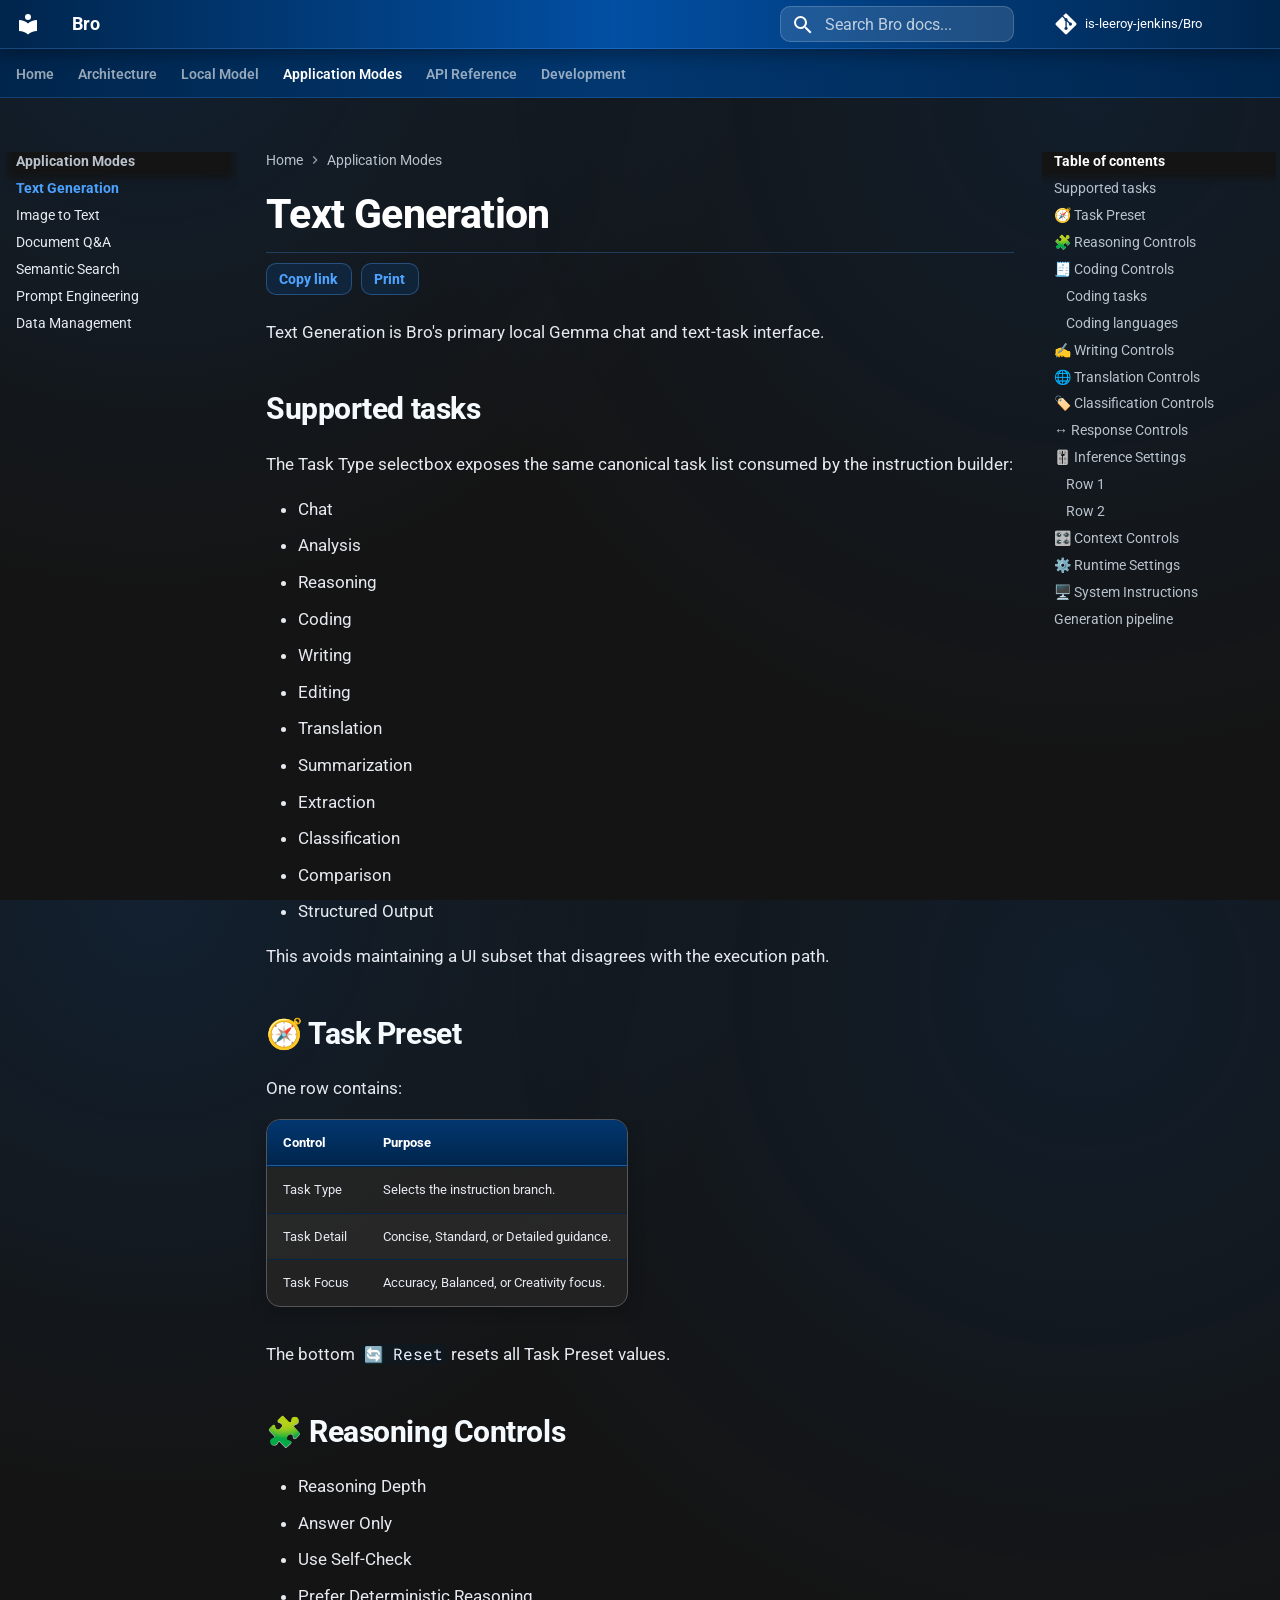
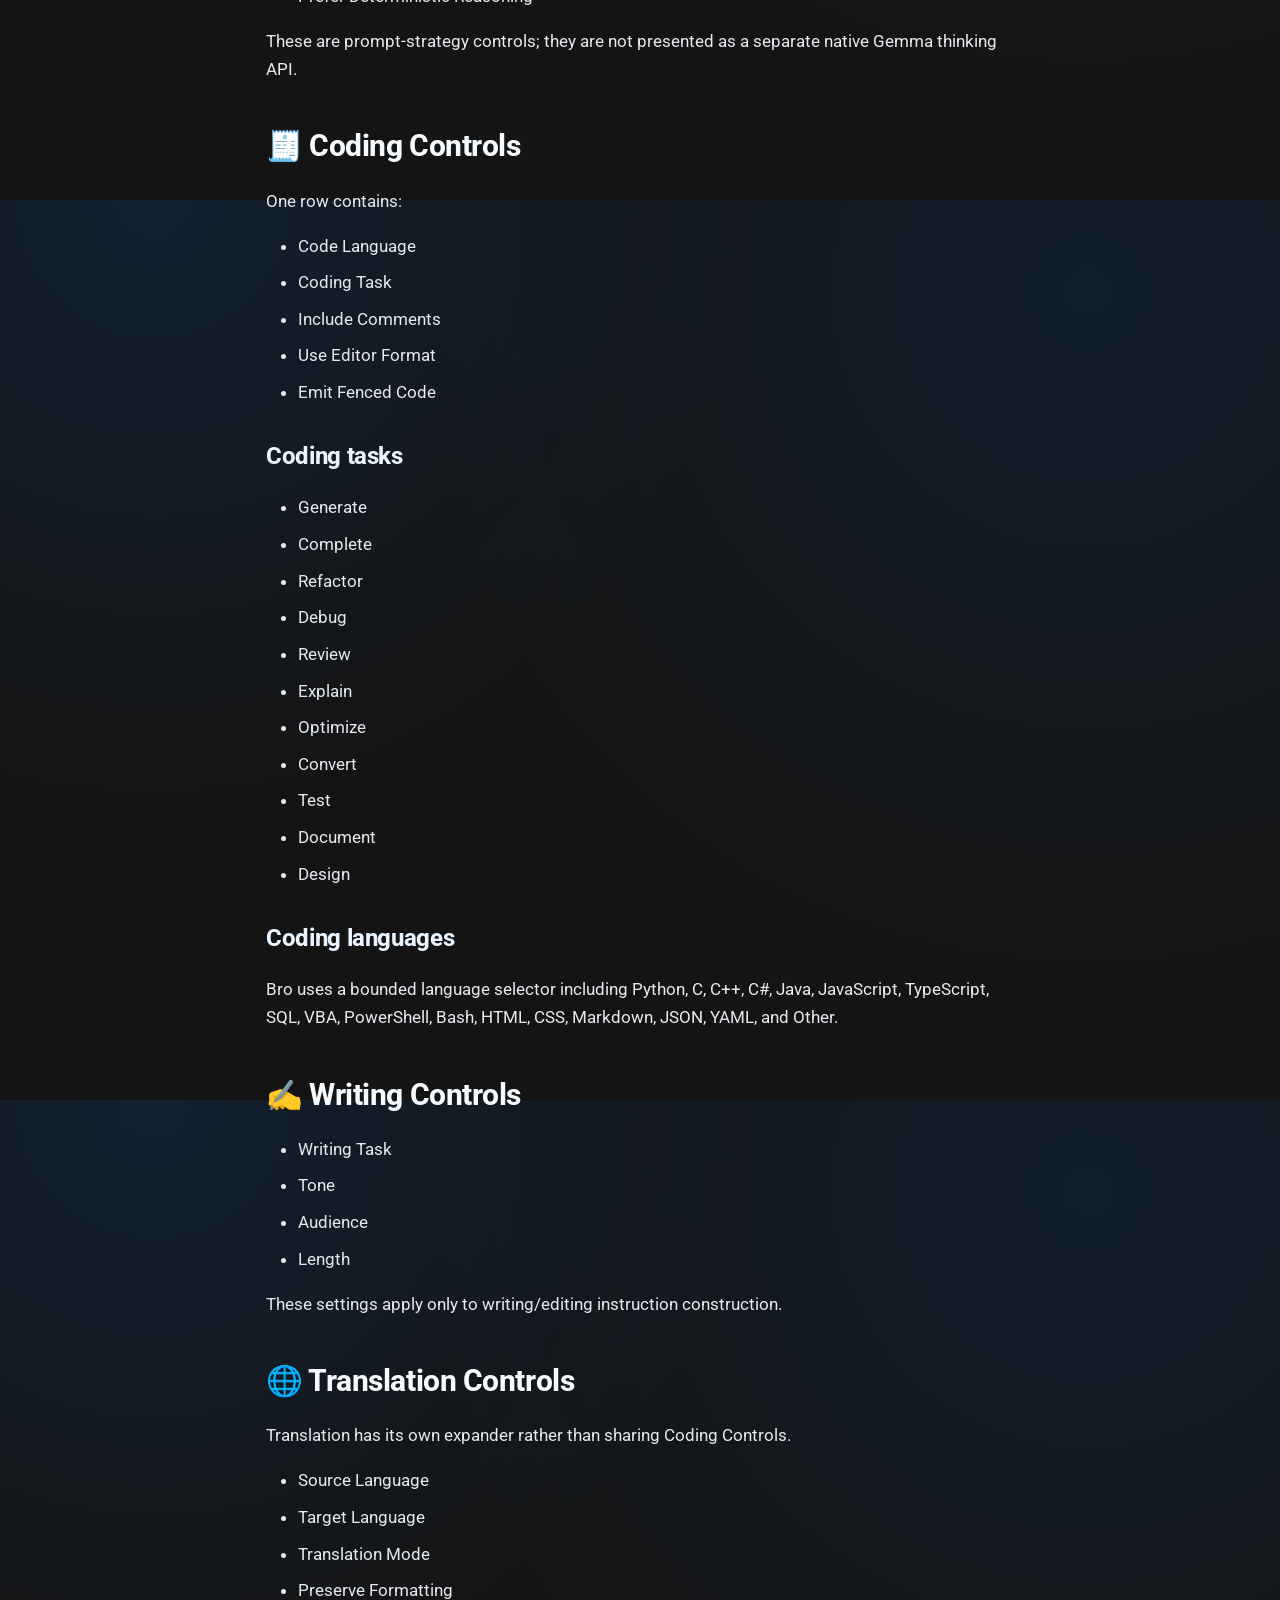
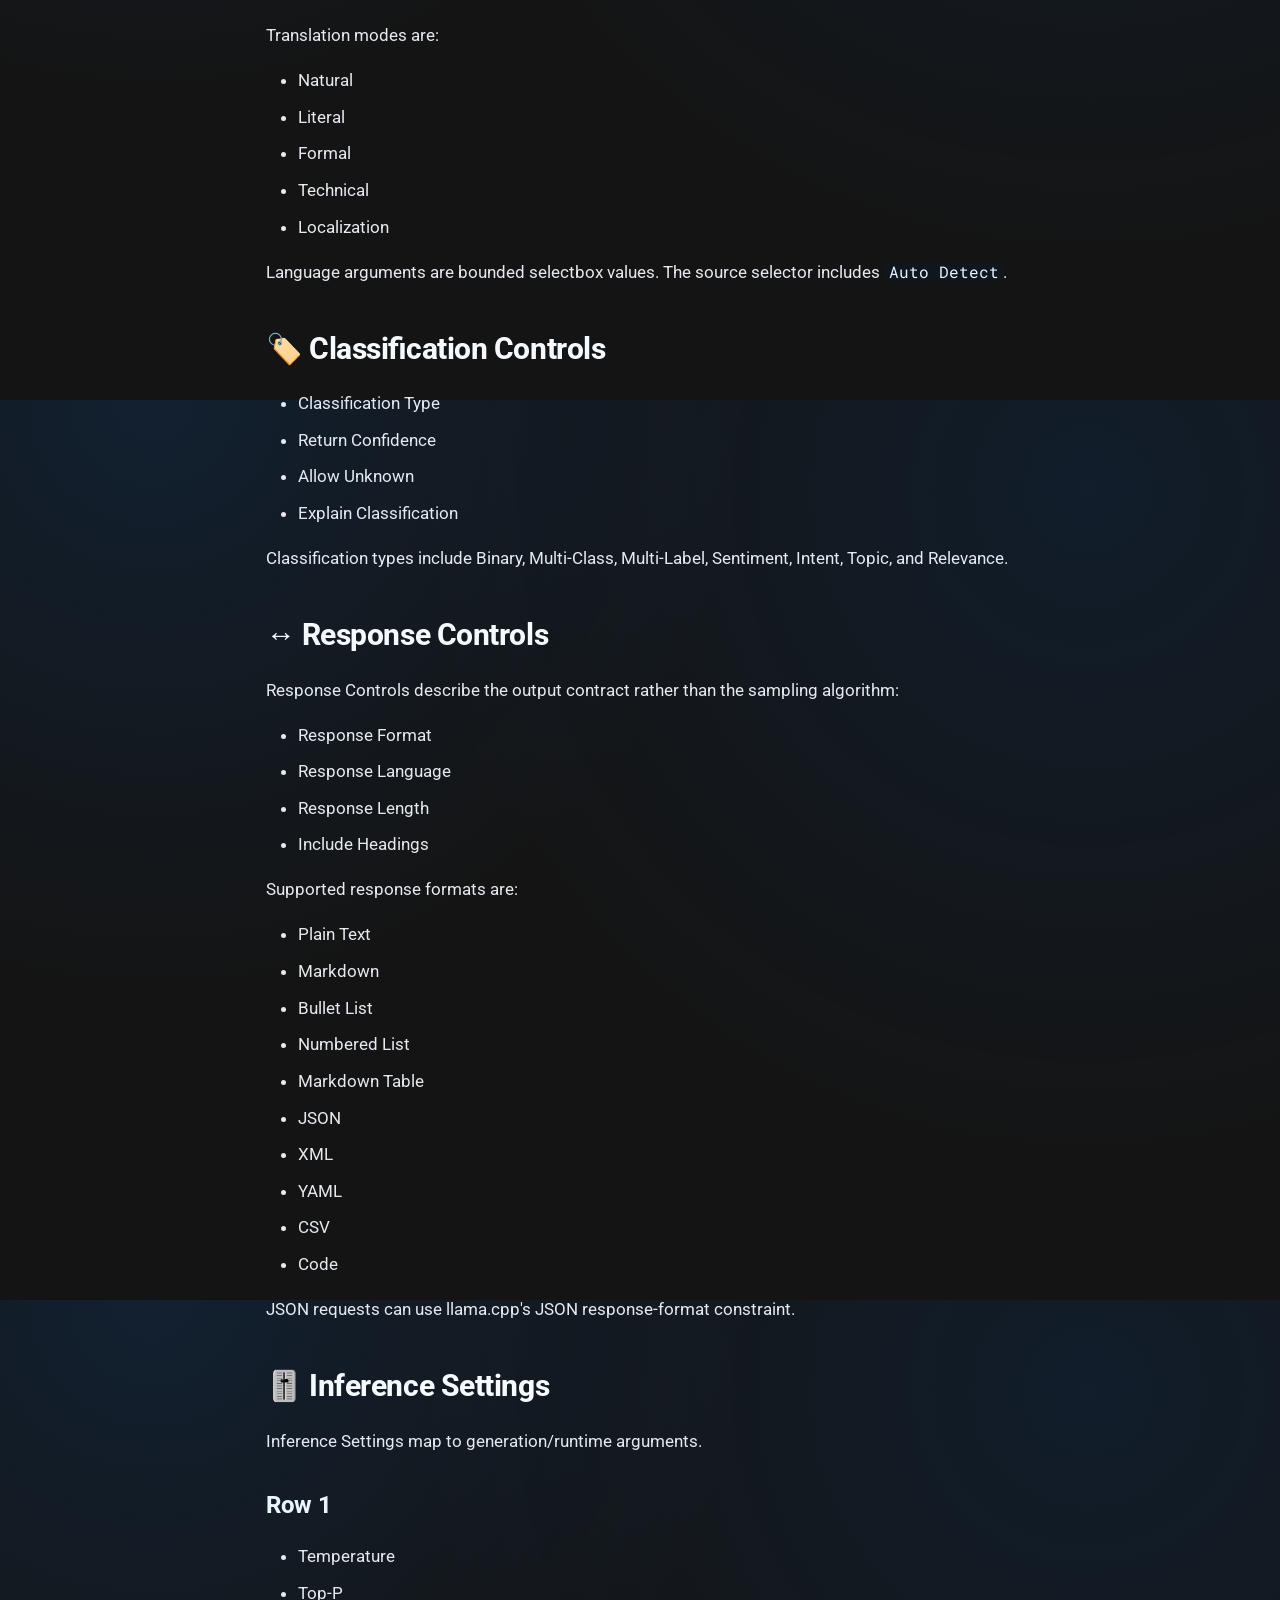
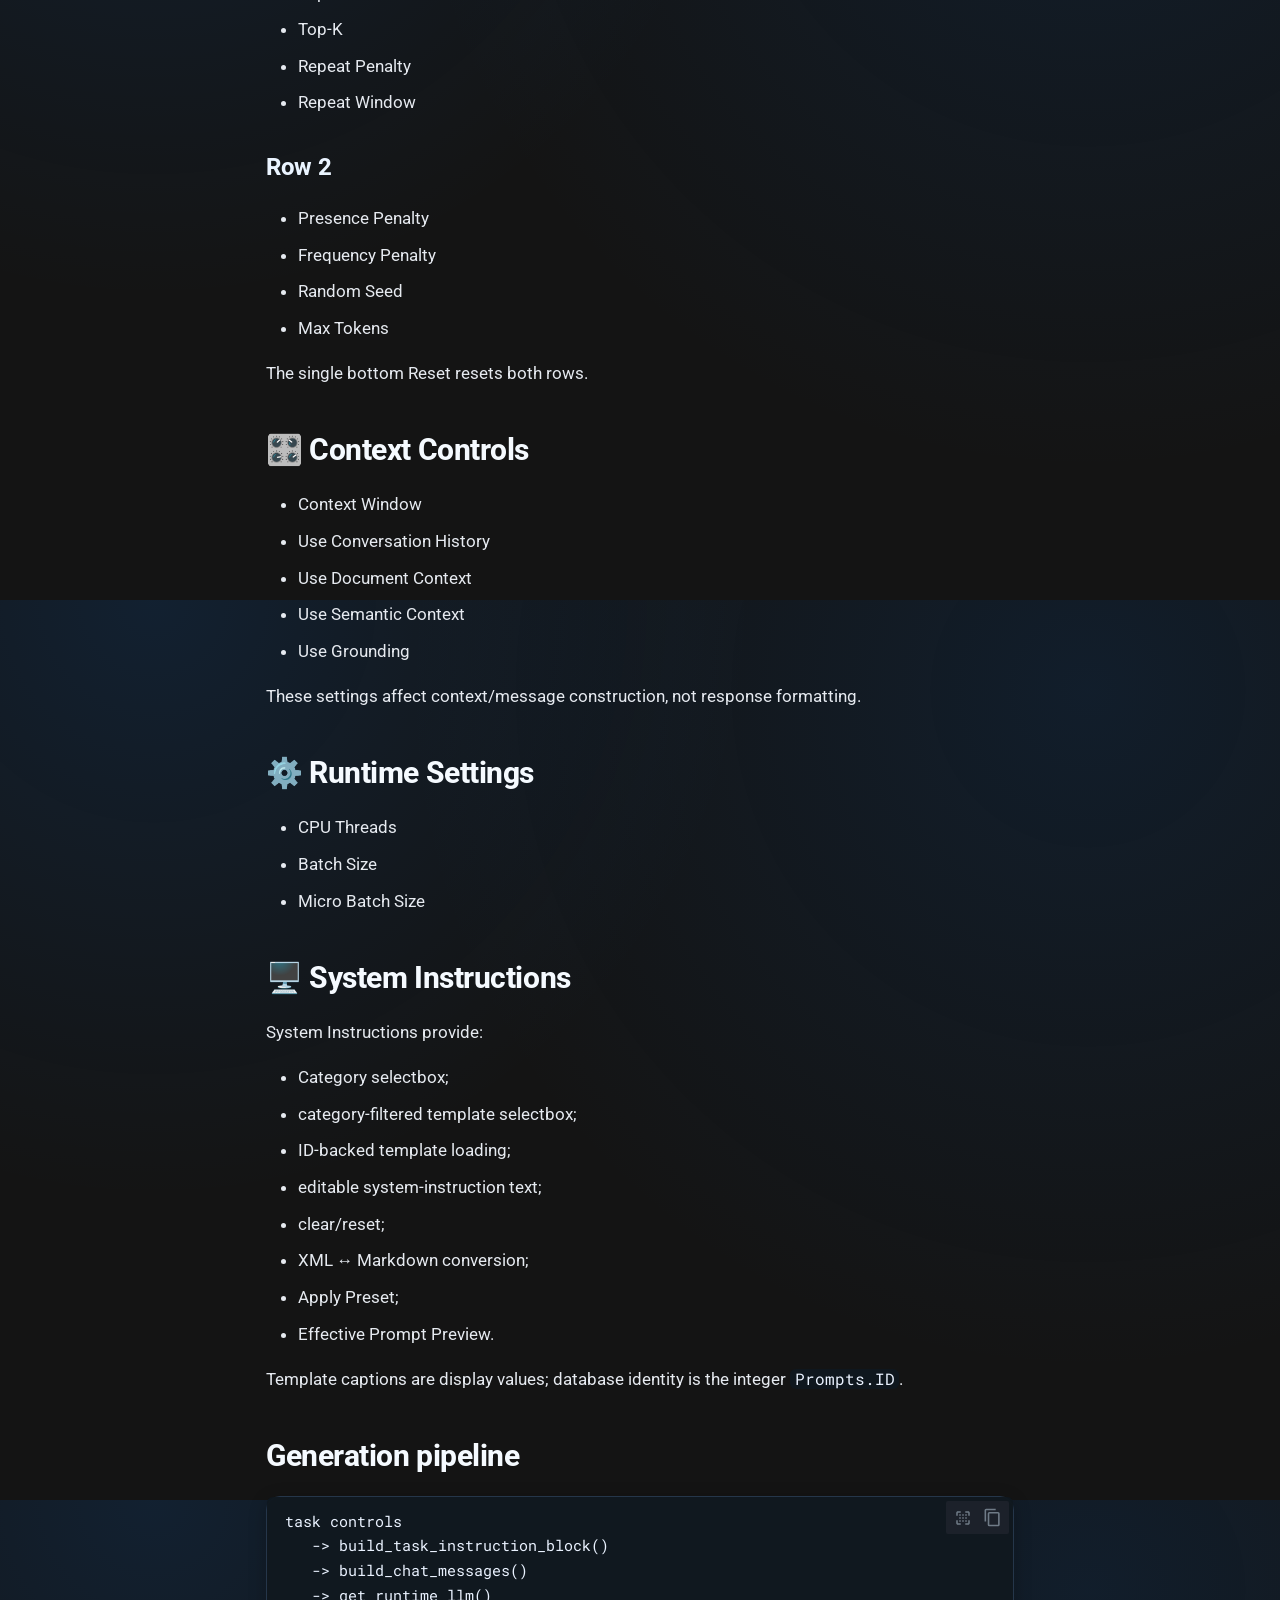
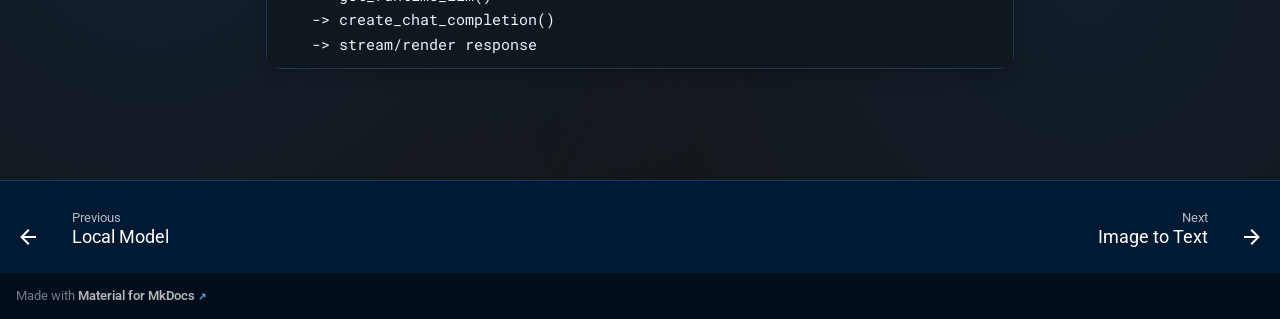
<file: text-generation/index.html>
<!doctype html>
<html lang="en" class="no-js">
  <head>
    
      <meta charset="utf-8">
      <meta name="viewport" content="width=device-width,initial-scale=1">
      
        <meta name="description" content="Local-first Gemma 3 text, vision, retrieval, prompt-engineering, semantic-search, and SQLite data-management application.">
      
      
        <meta name="author" content="Terry D. Eppler">
      
      
        <link rel="canonical" href="https://is-leeroy-jenkins.github.io/Bro/text-generation/">
      
      
        <link rel="prev" href="../local-model/">
      
      
        <link rel="next" href="../image-to-text/">
      
      
        
      
      
      <link rel="icon" href="../assets/images/favicon.png">
      <meta name="generator" content="mkdocs-1.6.1, mkdocs-material-9.7.6">
    
    
      
        <title>Text Generation - Bro</title>
      
    
    
      <link rel="stylesheet" href="../assets/stylesheets/main.484c7ddc.min.css">
      
        
        <link rel="stylesheet" href="../assets/stylesheets/palette.ab4e12ef.min.css">
      
      


    
    
      
    
    
      
        
        
        <link rel="preconnect" href="https://fonts.gstatic.com" crossorigin>
        <link rel="stylesheet" href="https://fonts.googleapis.com/css?family=Roboto:300,300i,400,400i,700,700i%7CRoboto+Mono:400,400i,700,700i&display=fallback">
        <style>:root{--md-text-font:"Roboto";--md-code-font:"Roboto Mono"}</style>
      
    
    
      <link rel="stylesheet" href="../assets/_mkdocstrings.css">
    
      <link rel="stylesheet" href="../assets/css/bro.css">
    
    <script>__md_scope=new URL("..",location),__md_hash=e=>[...e].reduce(((e,_)=>(e<<5)-e+_.charCodeAt(0)),0),__md_get=(e,_=localStorage,t=__md_scope)=>JSON.parse(_.getItem(t.pathname+"."+e)),__md_set=(e,_,t=localStorage,a=__md_scope)=>{try{t.setItem(a.pathname+"."+e,JSON.stringify(_))}catch(e){}}</script>
    
      

    
    
  </head>
  
  
    
    
      
    
    
    
    
    <body dir="ltr" data-md-color-scheme="slate" data-md-color-primary="blue" data-md-color-accent="light-blue">
  
    
    <input class="md-toggle" data-md-toggle="drawer" type="checkbox" id="__drawer" autocomplete="off">
    <input class="md-toggle" data-md-toggle="search" type="checkbox" id="__search" autocomplete="off">
    <label class="md-overlay" for="__drawer"></label>
    <div data-md-component="skip">
      
        
        <a href="#text-generation" class="md-skip">
          Skip to content
        </a>
      
    </div>
    <div data-md-component="announce">
      
    </div>
    
    
      

<header class="md-header" data-md-component="header">
  <nav class="md-header__inner md-grid" aria-label="Header">
    <a href=".." title="Bro" class="md-header__button md-logo" aria-label="Bro" data-md-component="logo">
      
  
  <svg xmlns="http://www.w3.org/2000/svg" viewBox="0 0 24 24"><path d="M12 8a3 3 0 0 0 3-3 3 3 0 0 0-3-3 3 3 0 0 0-3 3 3 3 0 0 0 3 3m0 3.54C9.64 9.35 6.5 8 3 8v11c3.5 0 6.64 1.35 9 3.54 2.36-2.19 5.5-3.54 9-3.54V8c-3.5 0-6.64 1.35-9 3.54"/></svg>

    </a>
    <label class="md-header__button md-icon" for="__drawer">
      
      <svg xmlns="http://www.w3.org/2000/svg" viewBox="0 0 24 24"><path d="M3 6h18v2H3zm0 5h18v2H3zm0 5h18v2H3z"/></svg>
    </label>
    <div class="md-header__title" data-md-component="header-title">
      <div class="md-header__ellipsis">
        <div class="md-header__topic">
          <span class="md-ellipsis">
            Bro
          </span>
        </div>
        <div class="md-header__topic" data-md-component="header-topic">
          <span class="md-ellipsis">
            
              Text Generation
            
          </span>
        </div>
      </div>
    </div>
    
      
        <form class="md-header__option" data-md-component="palette">
  
    
    
    
    <input class="md-option" data-md-color-media="" data-md-color-scheme="slate" data-md-color-primary="blue" data-md-color-accent="light-blue"  aria-hidden="true"  type="radio" name="__palette" id="__palette_0">
    
  
</form>
      
    
    
      <script>var palette=__md_get("__palette");if(palette&&palette.color){if("(prefers-color-scheme)"===palette.color.media){var media=matchMedia("(prefers-color-scheme: light)"),input=document.querySelector(media.matches?"[data-md-color-media='(prefers-color-scheme: light)']":"[data-md-color-media='(prefers-color-scheme: dark)']");palette.color.media=input.getAttribute("data-md-color-media"),palette.color.scheme=input.getAttribute("data-md-color-scheme"),palette.color.primary=input.getAttribute("data-md-color-primary"),palette.color.accent=input.getAttribute("data-md-color-accent")}for(var[key,value]of Object.entries(palette.color))document.body.setAttribute("data-md-color-"+key,value)}</script>
    
    
    
      
      
        <label class="md-header__button md-icon" for="__search">
          
          <svg xmlns="http://www.w3.org/2000/svg" viewBox="0 0 24 24"><path d="M9.5 3A6.5 6.5 0 0 1 16 9.5c0 1.61-.59 3.09-1.56 4.23l.27.27h.79l5 5-1.5 1.5-5-5v-.79l-.27-.27A6.52 6.52 0 0 1 9.5 16 6.5 6.5 0 0 1 3 9.5 6.5 6.5 0 0 1 9.5 3m0 2C7 5 5 7 5 9.5S7 14 9.5 14 14 12 14 9.5 12 5 9.5 5"/></svg>
        </label>
        <div class="md-search" data-md-component="search" role="dialog">
  <label class="md-search__overlay" for="__search"></label>
  <div class="md-search__inner" role="search">
    <form class="md-search__form" name="search">
      <input type="text" class="md-search__input" name="query" aria-label="Search" placeholder="Search" autocapitalize="off" autocorrect="off" autocomplete="off" spellcheck="false" data-md-component="search-query" required>
      <label class="md-search__icon md-icon" for="__search">
        
        <svg xmlns="http://www.w3.org/2000/svg" viewBox="0 0 24 24"><path d="M9.5 3A6.5 6.5 0 0 1 16 9.5c0 1.61-.59 3.09-1.56 4.23l.27.27h.79l5 5-1.5 1.5-5-5v-.79l-.27-.27A6.52 6.52 0 0 1 9.5 16 6.5 6.5 0 0 1 3 9.5 6.5 6.5 0 0 1 9.5 3m0 2C7 5 5 7 5 9.5S7 14 9.5 14 14 12 14 9.5 12 5 9.5 5"/></svg>
        
        <svg xmlns="http://www.w3.org/2000/svg" viewBox="0 0 24 24"><path d="M20 11v2H8l5.5 5.5-1.42 1.42L4.16 12l7.92-7.92L13.5 5.5 8 11z"/></svg>
      </label>
      <nav class="md-search__options" aria-label="Search">
        
          <a href="javascript:void(0)" class="md-search__icon md-icon" title="Share" aria-label="Share" data-clipboard data-clipboard-text="" data-md-component="search-share" tabindex="-1">
            
            <svg xmlns="http://www.w3.org/2000/svg" viewBox="0 0 24 24"><path d="M18 16.08c-.76 0-1.44.3-1.96.77L8.91 12.7c.05-.23.09-.46.09-.7s-.04-.47-.09-.7l7.05-4.11c.54.5 1.25.81 2.04.81a3 3 0 0 0 3-3 3 3 0 0 0-3-3 3 3 0 0 0-3 3c0 .24.04.47.09.7L8.04 9.81C7.5 9.31 6.79 9 6 9a3 3 0 0 0-3 3 3 3 0 0 0 3 3c.79 0 1.5-.31 2.04-.81l7.12 4.15c-.05.21-.08.43-.08.66 0 1.61 1.31 2.91 2.92 2.91s2.92-1.3 2.92-2.91A2.92 2.92 0 0 0 18 16.08"/></svg>
          </a>
        
        <button type="reset" class="md-search__icon md-icon" title="Clear" aria-label="Clear" tabindex="-1">
          
          <svg xmlns="http://www.w3.org/2000/svg" viewBox="0 0 24 24"><path d="M19 6.41 17.59 5 12 10.59 6.41 5 5 6.41 10.59 12 5 17.59 6.41 19 12 13.41 17.59 19 19 17.59 13.41 12z"/></svg>
        </button>
      </nav>
      
        <div class="md-search__suggest" data-md-component="search-suggest"></div>
      
    </form>
    <div class="md-search__output">
      <div class="md-search__scrollwrap" tabindex="0" data-md-scrollfix>
        <div class="md-search-result" data-md-component="search-result">
          <div class="md-search-result__meta">
            Initializing search
          </div>
          <ol class="md-search-result__list" role="presentation"></ol>
        </div>
      </div>
    </div>
  </div>
</div>
      
    
    
      <div class="md-header__source">
        <a href="https://github.com/is-leeroy-jenkins/Bro" title="Go to repository" class="md-source" data-md-component="source">
  <div class="md-source__icon md-icon">
    
    <svg xmlns="http://www.w3.org/2000/svg" viewBox="0 0 448 512"><!--! Font Awesome Free 7.1.0 by @fontawesome - https://fontawesome.com License - https://fontawesome.com/license/free (Icons: CC BY 4.0, Fonts: SIL OFL 1.1, Code: MIT License) Copyright 2025 Fonticons, Inc.--><path d="M439.6 236.1 244 40.5c-5.4-5.5-12.8-8.5-20.4-8.5s-15 3-20.4 8.4L162.5 81l51.5 51.5c27.1-9.1 52.7 16.8 43.4 43.7l49.7 49.7c34.2-11.8 61.2 31 35.5 56.7-26.5 26.5-70.2-2.9-56-37.3L240.3 199v121.9c25.3 12.5 22.3 41.8 9.1 55-6.4 6.4-15.2 10.1-24.3 10.1s-17.8-3.6-24.3-10.1c-17.6-17.6-11.1-46.9 11.2-56v-123c-20.8-8.5-24.6-30.7-18.6-45L142.6 101 8.5 235.1C3 240.6 0 247.9 0 255.5s3 15 8.5 20.4l195.6 195.7c5.4 5.4 12.7 8.4 20.4 8.4s15-3 20.4-8.4l194.7-194.7c5.4-5.4 8.4-12.8 8.4-20.4s-3-15-8.4-20.4"/></svg>
  </div>
  <div class="md-source__repository">
    is-leeroy-jenkins/Bro
  </div>
</a>
      </div>
    
  </nav>
  
</header>
    
    <div class="md-container" data-md-component="container">
      
      
        
          
            
<nav class="md-tabs" aria-label="Tabs" data-md-component="tabs">
  <div class="md-grid">
    <ul class="md-tabs__list">
      
        
  
  
  
  
    <li class="md-tabs__item">
      <a href=".." class="md-tabs__link">
        
  
  
    
  
  Home

      </a>
    </li>
  

      
        
  
  
  
  
    <li class="md-tabs__item">
      <a href="../architecture/" class="md-tabs__link">
        
  
  
    
  
  Architecture

      </a>
    </li>
  

      
        
  
  
  
  
    <li class="md-tabs__item">
      <a href="../local-model/" class="md-tabs__link">
        
  
  
    
  
  Local Model

      </a>
    </li>
  

      
        
  
  
  
    
  
  
    
    
      <li class="md-tabs__item md-tabs__item--active">
        <a href="./" class="md-tabs__link">
          
  
  
  Application Modes

        </a>
      </li>
    
  

      
        
  
  
  
  
    
    
      <li class="md-tabs__item">
        <a href="../api/" class="md-tabs__link">
          
  
  
  API Reference

        </a>
      </li>
    
  

      
        
  
  
  
  
    <li class="md-tabs__item">
      <a href="../development/" class="md-tabs__link">
        
  
  
    
  
  Development

      </a>
    </li>
  

      
    </ul>
  </div>
</nav>
          
        
      
      <main class="md-main" data-md-component="main">
        <div class="md-main__inner md-grid">
          
            
              
              <div class="md-sidebar md-sidebar--primary" data-md-component="sidebar" data-md-type="navigation" >
                <div class="md-sidebar__scrollwrap">
                  <div class="md-sidebar__inner">
                    


  


<nav class="md-nav md-nav--primary md-nav--lifted" aria-label="Navigation" data-md-level="0">
  <label class="md-nav__title" for="__drawer">
    <a href=".." title="Bro" class="md-nav__button md-logo" aria-label="Bro" data-md-component="logo">
      
  
  <svg xmlns="http://www.w3.org/2000/svg" viewBox="0 0 24 24"><path d="M12 8a3 3 0 0 0 3-3 3 3 0 0 0-3-3 3 3 0 0 0-3 3 3 3 0 0 0 3 3m0 3.54C9.64 9.35 6.5 8 3 8v11c3.5 0 6.64 1.35 9 3.54 2.36-2.19 5.5-3.54 9-3.54V8c-3.5 0-6.64 1.35-9 3.54"/></svg>

    </a>
    Bro
  </label>
  
    <div class="md-nav__source">
      <a href="https://github.com/is-leeroy-jenkins/Bro" title="Go to repository" class="md-source" data-md-component="source">
  <div class="md-source__icon md-icon">
    
    <svg xmlns="http://www.w3.org/2000/svg" viewBox="0 0 448 512"><!--! Font Awesome Free 7.1.0 by @fontawesome - https://fontawesome.com License - https://fontawesome.com/license/free (Icons: CC BY 4.0, Fonts: SIL OFL 1.1, Code: MIT License) Copyright 2025 Fonticons, Inc.--><path d="M439.6 236.1 244 40.5c-5.4-5.5-12.8-8.5-20.4-8.5s-15 3-20.4 8.4L162.5 81l51.5 51.5c27.1-9.1 52.7 16.8 43.4 43.7l49.7 49.7c34.2-11.8 61.2 31 35.5 56.7-26.5 26.5-70.2-2.9-56-37.3L240.3 199v121.9c25.3 12.5 22.3 41.8 9.1 55-6.4 6.4-15.2 10.1-24.3 10.1s-17.8-3.6-24.3-10.1c-17.6-17.6-11.1-46.9 11.2-56v-123c-20.8-8.5-24.6-30.7-18.6-45L142.6 101 8.5 235.1C3 240.6 0 247.9 0 255.5s3 15 8.5 20.4l195.6 195.7c5.4 5.4 12.7 8.4 20.4 8.4s15-3 20.4-8.4l194.7-194.7c5.4-5.4 8.4-12.8 8.4-20.4s-3-15-8.4-20.4"/></svg>
  </div>
  <div class="md-source__repository">
    is-leeroy-jenkins/Bro
  </div>
</a>
    </div>
  
  <ul class="md-nav__list" data-md-scrollfix>
    
      
      
  
  
  
  
    <li class="md-nav__item">
      <a href=".." class="md-nav__link">
        
  
  
  <span class="md-ellipsis">
    
  
    Home
  

    
  </span>
  
  

      </a>
    </li>
  

    
      
      
  
  
  
  
    <li class="md-nav__item">
      <a href="../architecture/" class="md-nav__link">
        
  
  
  <span class="md-ellipsis">
    
  
    Architecture
  

    
  </span>
  
  

      </a>
    </li>
  

    
      
      
  
  
  
  
    <li class="md-nav__item">
      <a href="../local-model/" class="md-nav__link">
        
  
  
  <span class="md-ellipsis">
    
  
    Local Model
  

    
  </span>
  
  

      </a>
    </li>
  

    
      
      
  
  
    
  
  
  
    
    
    
    
      
        
        
      
      
        
      
    
    
    <li class="md-nav__item md-nav__item--active md-nav__item--section md-nav__item--nested">
      
        
        
        <input class="md-nav__toggle md-toggle " type="checkbox" id="__nav_4" checked>
        
          
          <label class="md-nav__link" for="__nav_4" id="__nav_4_label" tabindex="">
            
  
  
  <span class="md-ellipsis">
    
  
    Application Modes
  

    
  </span>
  
  

            <span class="md-nav__icon md-icon"></span>
          </label>
        
        <nav class="md-nav" data-md-level="1" aria-labelledby="__nav_4_label" aria-expanded="true">
          <label class="md-nav__title" for="__nav_4">
            <span class="md-nav__icon md-icon"></span>
            
  
    Application Modes
  

          </label>
          <ul class="md-nav__list" data-md-scrollfix>
            
              
                
  
  
    
  
  
  
    <li class="md-nav__item md-nav__item--active">
      
      <input class="md-nav__toggle md-toggle" type="checkbox" id="__toc">
      
      
        
      
      
        <label class="md-nav__link md-nav__link--active" for="__toc">
          
  
  
  <span class="md-ellipsis">
    
  
    Text Generation
  

    
  </span>
  
  

          <span class="md-nav__icon md-icon"></span>
        </label>
      
      <a href="./" class="md-nav__link md-nav__link--active">
        
  
  
  <span class="md-ellipsis">
    
  
    Text Generation
  

    
  </span>
  
  

      </a>
      
        

<nav class="md-nav md-nav--secondary" aria-label="Table of contents">
  
  
  
    
  
  
    <label class="md-nav__title" for="__toc">
      <span class="md-nav__icon md-icon"></span>
      Table of contents
    </label>
    <ul class="md-nav__list" data-md-component="toc" data-md-scrollfix>
      
        <li class="md-nav__item">
  <a href="#supported-tasks" class="md-nav__link">
    <span class="md-ellipsis">
      
        Supported tasks
      
    </span>
  </a>
  
</li>
      
        <li class="md-nav__item">
  <a href="#task-preset" class="md-nav__link">
    <span class="md-ellipsis">
      
        🧭 Task Preset
      
    </span>
  </a>
  
</li>
      
        <li class="md-nav__item">
  <a href="#reasoning-controls" class="md-nav__link">
    <span class="md-ellipsis">
      
        🧩 Reasoning Controls
      
    </span>
  </a>
  
</li>
      
        <li class="md-nav__item">
  <a href="#coding-controls" class="md-nav__link">
    <span class="md-ellipsis">
      
        🧾 Coding Controls
      
    </span>
  </a>
  
    <nav class="md-nav" aria-label="🧾 Coding Controls">
      <ul class="md-nav__list">
        
          <li class="md-nav__item">
  <a href="#coding-tasks" class="md-nav__link">
    <span class="md-ellipsis">
      
        Coding tasks
      
    </span>
  </a>
  
</li>
        
          <li class="md-nav__item">
  <a href="#coding-languages" class="md-nav__link">
    <span class="md-ellipsis">
      
        Coding languages
      
    </span>
  </a>
  
</li>
        
      </ul>
    </nav>
  
</li>
      
        <li class="md-nav__item">
  <a href="#writing-controls" class="md-nav__link">
    <span class="md-ellipsis">
      
        ✍️ Writing Controls
      
    </span>
  </a>
  
</li>
      
        <li class="md-nav__item">
  <a href="#translation-controls" class="md-nav__link">
    <span class="md-ellipsis">
      
        🌐 Translation Controls
      
    </span>
  </a>
  
</li>
      
        <li class="md-nav__item">
  <a href="#classification-controls" class="md-nav__link">
    <span class="md-ellipsis">
      
        🏷️ Classification Controls
      
    </span>
  </a>
  
</li>
      
        <li class="md-nav__item">
  <a href="#response-controls" class="md-nav__link">
    <span class="md-ellipsis">
      
        ↔️ Response Controls
      
    </span>
  </a>
  
</li>
      
        <li class="md-nav__item">
  <a href="#inference-settings" class="md-nav__link">
    <span class="md-ellipsis">
      
        🎚️ Inference Settings
      
    </span>
  </a>
  
    <nav class="md-nav" aria-label="🎚️ Inference Settings">
      <ul class="md-nav__list">
        
          <li class="md-nav__item">
  <a href="#row-1" class="md-nav__link">
    <span class="md-ellipsis">
      
        Row 1
      
    </span>
  </a>
  
</li>
        
          <li class="md-nav__item">
  <a href="#row-2" class="md-nav__link">
    <span class="md-ellipsis">
      
        Row 2
      
    </span>
  </a>
  
</li>
        
      </ul>
    </nav>
  
</li>
      
        <li class="md-nav__item">
  <a href="#context-controls" class="md-nav__link">
    <span class="md-ellipsis">
      
        🎛️ Context Controls
      
    </span>
  </a>
  
</li>
      
        <li class="md-nav__item">
  <a href="#runtime-settings" class="md-nav__link">
    <span class="md-ellipsis">
      
        ⚙️ Runtime Settings
      
    </span>
  </a>
  
</li>
      
        <li class="md-nav__item">
  <a href="#system-instructions" class="md-nav__link">
    <span class="md-ellipsis">
      
        🖥️ System Instructions
      
    </span>
  </a>
  
</li>
      
        <li class="md-nav__item">
  <a href="#generation-pipeline" class="md-nav__link">
    <span class="md-ellipsis">
      
        Generation pipeline
      
    </span>
  </a>
  
</li>
      
    </ul>
  
</nav>
      
    </li>
  

              
            
              
                
  
  
  
  
    <li class="md-nav__item">
      <a href="../image-to-text/" class="md-nav__link">
        
  
  
  <span class="md-ellipsis">
    
  
    Image to Text
  

    
  </span>
  
  

      </a>
    </li>
  

              
            
              
                
  
  
  
  
    <li class="md-nav__item">
      <a href="../document-qna/" class="md-nav__link">
        
  
  
  <span class="md-ellipsis">
    
  
    Document Q&A
  

    
  </span>
  
  

      </a>
    </li>
  

              
            
              
                
  
  
  
  
    <li class="md-nav__item">
      <a href="../semantic-search/" class="md-nav__link">
        
  
  
  <span class="md-ellipsis">
    
  
    Semantic Search
  

    
  </span>
  
  

      </a>
    </li>
  

              
            
              
                
  
  
  
  
    <li class="md-nav__item">
      <a href="../prompt-engineering/" class="md-nav__link">
        
  
  
  <span class="md-ellipsis">
    
  
    Prompt Engineering
  

    
  </span>
  
  

      </a>
    </li>
  

              
            
              
                
  
  
  
  
    <li class="md-nav__item">
      <a href="../data-management/" class="md-nav__link">
        
  
  
  <span class="md-ellipsis">
    
  
    Data Management
  

    
  </span>
  
  

      </a>
    </li>
  

              
            
          </ul>
        </nav>
      
    </li>
  

    
      
      
  
  
  
  
    
    
    
    
      
      
        
      
    
    
    <li class="md-nav__item md-nav__item--nested">
      
        
        
          
        
        <input class="md-nav__toggle md-toggle md-toggle--indeterminate" type="checkbox" id="__nav_5" >
        
          
          <label class="md-nav__link" for="__nav_5" id="__nav_5_label" tabindex="0">
            
  
  
  <span class="md-ellipsis">
    
  
    API Reference
  

    
  </span>
  
  

            <span class="md-nav__icon md-icon"></span>
          </label>
        
        <nav class="md-nav" data-md-level="1" aria-labelledby="__nav_5_label" aria-expanded="false">
          <label class="md-nav__title" for="__nav_5">
            <span class="md-nav__icon md-icon"></span>
            
  
    API Reference
  

          </label>
          <ul class="md-nav__list" data-md-scrollfix>
            
              
                
  
  
  
  
    <li class="md-nav__item">
      <a href="../api/" class="md-nav__link">
        
  
  
  <span class="md-ellipsis">
    
  
    Overview
  

    
  </span>
  
  

      </a>
    </li>
  

              
            
              
                
  
  
  
  
    <li class="md-nav__item">
      <a href="../api/app/" class="md-nav__link">
        
  
  
  <span class="md-ellipsis">
    
  
    App
  

    
  </span>
  
  

      </a>
    </li>
  

              
            
              
                
  
  
  
  
    <li class="md-nav__item">
      <a href="../api/config/" class="md-nav__link">
        
  
  
  <span class="md-ellipsis">
    
  
    Configuration
  

    
  </span>
  
  

      </a>
    </li>
  

              
            
              
                
  
  
  
  
    <li class="md-nav__item">
      <a href="../api/boogr/" class="md-nav__link">
        
  
  
  <span class="md-ellipsis">
    
  
    Logging
  

    
  </span>
  
  

      </a>
    </li>
  

              
            
          </ul>
        </nav>
      
    </li>
  

    
      
      
  
  
  
  
    <li class="md-nav__item">
      <a href="../development/" class="md-nav__link">
        
  
  
  <span class="md-ellipsis">
    
  
    Development
  

    
  </span>
  
  

      </a>
    </li>
  

    
  </ul>
</nav>
                  </div>
                </div>
              </div>
            
            
              
              <div class="md-sidebar md-sidebar--secondary" data-md-component="sidebar" data-md-type="toc" >
                <div class="md-sidebar__scrollwrap">
                  <div class="md-sidebar__inner">
                    

<nav class="md-nav md-nav--secondary" aria-label="Table of contents">
  
  
  
    
  
  
    <label class="md-nav__title" for="__toc">
      <span class="md-nav__icon md-icon"></span>
      Table of contents
    </label>
    <ul class="md-nav__list" data-md-component="toc" data-md-scrollfix>
      
        <li class="md-nav__item">
  <a href="#supported-tasks" class="md-nav__link">
    <span class="md-ellipsis">
      
        Supported tasks
      
    </span>
  </a>
  
</li>
      
        <li class="md-nav__item">
  <a href="#task-preset" class="md-nav__link">
    <span class="md-ellipsis">
      
        🧭 Task Preset
      
    </span>
  </a>
  
</li>
      
        <li class="md-nav__item">
  <a href="#reasoning-controls" class="md-nav__link">
    <span class="md-ellipsis">
      
        🧩 Reasoning Controls
      
    </span>
  </a>
  
</li>
      
        <li class="md-nav__item">
  <a href="#coding-controls" class="md-nav__link">
    <span class="md-ellipsis">
      
        🧾 Coding Controls
      
    </span>
  </a>
  
    <nav class="md-nav" aria-label="🧾 Coding Controls">
      <ul class="md-nav__list">
        
          <li class="md-nav__item">
  <a href="#coding-tasks" class="md-nav__link">
    <span class="md-ellipsis">
      
        Coding tasks
      
    </span>
  </a>
  
</li>
        
          <li class="md-nav__item">
  <a href="#coding-languages" class="md-nav__link">
    <span class="md-ellipsis">
      
        Coding languages
      
    </span>
  </a>
  
</li>
        
      </ul>
    </nav>
  
</li>
      
        <li class="md-nav__item">
  <a href="#writing-controls" class="md-nav__link">
    <span class="md-ellipsis">
      
        ✍️ Writing Controls
      
    </span>
  </a>
  
</li>
      
        <li class="md-nav__item">
  <a href="#translation-controls" class="md-nav__link">
    <span class="md-ellipsis">
      
        🌐 Translation Controls
      
    </span>
  </a>
  
</li>
      
        <li class="md-nav__item">
  <a href="#classification-controls" class="md-nav__link">
    <span class="md-ellipsis">
      
        🏷️ Classification Controls
      
    </span>
  </a>
  
</li>
      
        <li class="md-nav__item">
  <a href="#response-controls" class="md-nav__link">
    <span class="md-ellipsis">
      
        ↔️ Response Controls
      
    </span>
  </a>
  
</li>
      
        <li class="md-nav__item">
  <a href="#inference-settings" class="md-nav__link">
    <span class="md-ellipsis">
      
        🎚️ Inference Settings
      
    </span>
  </a>
  
    <nav class="md-nav" aria-label="🎚️ Inference Settings">
      <ul class="md-nav__list">
        
          <li class="md-nav__item">
  <a href="#row-1" class="md-nav__link">
    <span class="md-ellipsis">
      
        Row 1
      
    </span>
  </a>
  
</li>
        
          <li class="md-nav__item">
  <a href="#row-2" class="md-nav__link">
    <span class="md-ellipsis">
      
        Row 2
      
    </span>
  </a>
  
</li>
        
      </ul>
    </nav>
  
</li>
      
        <li class="md-nav__item">
  <a href="#context-controls" class="md-nav__link">
    <span class="md-ellipsis">
      
        🎛️ Context Controls
      
    </span>
  </a>
  
</li>
      
        <li class="md-nav__item">
  <a href="#runtime-settings" class="md-nav__link">
    <span class="md-ellipsis">
      
        ⚙️ Runtime Settings
      
    </span>
  </a>
  
</li>
      
        <li class="md-nav__item">
  <a href="#system-instructions" class="md-nav__link">
    <span class="md-ellipsis">
      
        🖥️ System Instructions
      
    </span>
  </a>
  
</li>
      
        <li class="md-nav__item">
  <a href="#generation-pipeline" class="md-nav__link">
    <span class="md-ellipsis">
      
        Generation pipeline
      
    </span>
  </a>
  
</li>
      
    </ul>
  
</nav>
                  </div>
                </div>
              </div>
            
          
          
            <div class="md-content" data-md-component="content">
              
                



  


  <nav class="md-path" aria-label="Navigation" >
    <ol class="md-path__list">
      
        
  
  
    <li class="md-path__item">
      <a href=".." class="md-path__link">
        
  <span class="md-ellipsis">
    Home
  </span>

      </a>
    </li>
  

      
      
        
  
  
    
    
      <li class="md-path__item">
        <a href="./" class="md-path__link">
          
  <span class="md-ellipsis">
    Application Modes
  </span>

        </a>
      </li>
    
  

      
    </ol>
  </nav>

              
              <article class="md-content__inner md-typeset">
                
                  


  
  


<h1 id="text-generation">Text Generation<a class="headerlink" href="#text-generation" title="Permanent link">&para;</a></h1>
<p>Text Generation is Bro's primary local Gemma chat and text-task interface.</p>
<h2 id="supported-tasks">Supported tasks<a class="headerlink" href="#supported-tasks" title="Permanent link">&para;</a></h2>
<p>The Task Type selectbox exposes the same canonical task list consumed by the instruction builder:</p>
<ul>
<li>Chat</li>
<li>Analysis</li>
<li>Reasoning</li>
<li>Coding</li>
<li>Writing</li>
<li>Editing</li>
<li>Translation</li>
<li>Summarization</li>
<li>Extraction</li>
<li>Classification</li>
<li>Comparison</li>
<li>Structured Output</li>
</ul>
<p>This avoids maintaining a UI subset that disagrees with the execution path.</p>
<h2 id="task-preset">🧭 Task Preset<a class="headerlink" href="#task-preset" title="Permanent link">&para;</a></h2>
<p>One row contains:</p>
<table>
<thead>
<tr>
<th>Control</th>
<th>Purpose</th>
</tr>
</thead>
<tbody>
<tr>
<td>Task Type</td>
<td>Selects the instruction branch.</td>
</tr>
<tr>
<td>Task Detail</td>
<td>Concise, Standard, or Detailed guidance.</td>
</tr>
<tr>
<td>Task Focus</td>
<td>Accuracy, Balanced, or Creativity focus.</td>
</tr>
</tbody>
</table>
<p>The bottom <code>🔄 Reset</code> resets all Task Preset values.</p>
<h2 id="reasoning-controls">🧩 Reasoning Controls<a class="headerlink" href="#reasoning-controls" title="Permanent link">&para;</a></h2>
<ul>
<li>Reasoning Depth</li>
<li>Answer Only</li>
<li>Use Self-Check</li>
<li>Prefer Deterministic Reasoning</li>
</ul>
<p>These are prompt-strategy controls; they are not presented as a separate native Gemma thinking API.</p>
<h2 id="coding-controls">🧾 Coding Controls<a class="headerlink" href="#coding-controls" title="Permanent link">&para;</a></h2>
<p>One row contains:</p>
<ul>
<li>Code Language</li>
<li>Coding Task</li>
<li>Include Comments</li>
<li>Use Editor Format</li>
<li>Emit Fenced Code</li>
</ul>
<h3 id="coding-tasks">Coding tasks<a class="headerlink" href="#coding-tasks" title="Permanent link">&para;</a></h3>
<ul>
<li>Generate</li>
<li>Complete</li>
<li>Refactor</li>
<li>Debug</li>
<li>Review</li>
<li>Explain</li>
<li>Optimize</li>
<li>Convert</li>
<li>Test</li>
<li>Document</li>
<li>Design</li>
</ul>
<h3 id="coding-languages">Coding languages<a class="headerlink" href="#coding-languages" title="Permanent link">&para;</a></h3>
<p>Bro uses a bounded language selector including Python, C, C++, C#, Java, JavaScript, TypeScript,
SQL, VBA, PowerShell, Bash, HTML, CSS, Markdown, JSON, YAML, and Other.</p>
<h2 id="writing-controls">✍️ Writing Controls<a class="headerlink" href="#writing-controls" title="Permanent link">&para;</a></h2>
<ul>
<li>Writing Task</li>
<li>Tone</li>
<li>Audience</li>
<li>Length</li>
</ul>
<p>These settings apply only to writing/editing instruction construction.</p>
<h2 id="translation-controls">🌐 Translation Controls<a class="headerlink" href="#translation-controls" title="Permanent link">&para;</a></h2>
<p>Translation has its own expander rather than sharing Coding Controls.</p>
<ul>
<li>Source Language</li>
<li>Target Language</li>
<li>Translation Mode</li>
<li>Preserve Formatting</li>
</ul>
<p>Translation modes are:</p>
<ul>
<li>Natural</li>
<li>Literal</li>
<li>Formal</li>
<li>Technical</li>
<li>Localization</li>
</ul>
<p>Language arguments are bounded selectbox values. The source selector includes <code>Auto Detect</code>.</p>
<h2 id="classification-controls">🏷️ Classification Controls<a class="headerlink" href="#classification-controls" title="Permanent link">&para;</a></h2>
<ul>
<li>Classification Type</li>
<li>Return Confidence</li>
<li>Allow Unknown</li>
<li>Explain Classification</li>
</ul>
<p>Classification types include Binary, Multi-Class, Multi-Label, Sentiment, Intent, Topic, and
Relevance.</p>
<h2 id="response-controls">↔️ Response Controls<a class="headerlink" href="#response-controls" title="Permanent link">&para;</a></h2>
<p>Response Controls describe the output contract rather than the sampling algorithm:</p>
<ul>
<li>Response Format</li>
<li>Response Language</li>
<li>Response Length</li>
<li>Include Headings</li>
</ul>
<p>Supported response formats are:</p>
<ul>
<li>Plain Text</li>
<li>Markdown</li>
<li>Bullet List</li>
<li>Numbered List</li>
<li>Markdown Table</li>
<li>JSON</li>
<li>XML</li>
<li>YAML</li>
<li>CSV</li>
<li>Code</li>
</ul>
<p>JSON requests can use llama.cpp's JSON response-format constraint.</p>
<h2 id="inference-settings">🎚️ Inference Settings<a class="headerlink" href="#inference-settings" title="Permanent link">&para;</a></h2>
<p>Inference Settings map to generation/runtime arguments.</p>
<h3 id="row-1">Row 1<a class="headerlink" href="#row-1" title="Permanent link">&para;</a></h3>
<ul>
<li>Temperature</li>
<li>Top-P</li>
<li>Top-K</li>
<li>Repeat Penalty</li>
<li>Repeat Window</li>
</ul>
<h3 id="row-2">Row 2<a class="headerlink" href="#row-2" title="Permanent link">&para;</a></h3>
<ul>
<li>Presence Penalty</li>
<li>Frequency Penalty</li>
<li>Random Seed</li>
<li>Max Tokens</li>
</ul>
<p>The single bottom Reset resets both rows.</p>
<h2 id="context-controls">🎛️ Context Controls<a class="headerlink" href="#context-controls" title="Permanent link">&para;</a></h2>
<ul>
<li>Context Window</li>
<li>Use Conversation History</li>
<li>Use Document Context</li>
<li>Use Semantic Context</li>
<li>Use Grounding</li>
</ul>
<p>These settings affect context/message construction, not response formatting.</p>
<h2 id="runtime-settings">⚙️ Runtime Settings<a class="headerlink" href="#runtime-settings" title="Permanent link">&para;</a></h2>
<ul>
<li>CPU Threads</li>
<li>Batch Size</li>
<li>Micro Batch Size</li>
</ul>
<h2 id="system-instructions">🖥️ System Instructions<a class="headerlink" href="#system-instructions" title="Permanent link">&para;</a></h2>
<p>System Instructions provide:</p>
<ul>
<li>Category selectbox;</li>
<li>category-filtered template selectbox;</li>
<li>ID-backed template loading;</li>
<li>editable system-instruction text;</li>
<li>clear/reset;</li>
<li>XML ↔ Markdown conversion;</li>
<li>Apply Preset;</li>
<li>Effective Prompt Preview.</li>
</ul>
<p>Template captions are display values; database identity is the integer <code>Prompts.ID</code>.</p>
<h2 id="generation-pipeline">Generation pipeline<a class="headerlink" href="#generation-pipeline" title="Permanent link">&para;</a></h2>
<div class="language-text highlight"><pre><span></span><code><span id="__span-0-1"><a id="__codelineno-0-1" name="__codelineno-0-1" href="#__codelineno-0-1"></a>task controls
</span><span id="__span-0-2"><a id="__codelineno-0-2" name="__codelineno-0-2" href="#__codelineno-0-2"></a>   -&gt; build_task_instruction_block()
</span><span id="__span-0-3"><a id="__codelineno-0-3" name="__codelineno-0-3" href="#__codelineno-0-3"></a>   -&gt; build_chat_messages()
</span><span id="__span-0-4"><a id="__codelineno-0-4" name="__codelineno-0-4" href="#__codelineno-0-4"></a>   -&gt; get_runtime_llm()
</span><span id="__span-0-5"><a id="__codelineno-0-5" name="__codelineno-0-5" href="#__codelineno-0-5"></a>   -&gt; create_chat_completion()
</span><span id="__span-0-6"><a id="__codelineno-0-6" name="__codelineno-0-6" href="#__codelineno-0-6"></a>   -&gt; stream/render response
</span></code></pre></div>












                
              </article>
            </div>
          
          
  <script>var tabs=__md_get("__tabs");if(Array.isArray(tabs))e:for(var set of document.querySelectorAll(".tabbed-set")){var labels=set.querySelector(".tabbed-labels");for(var tab of tabs)for(var label of labels.getElementsByTagName("label"))if(label.innerText.trim()===tab){var input=document.getElementById(label.htmlFor);input.checked=!0;continue e}}</script>

<script>var target=document.getElementById(location.hash.slice(1));target&&target.name&&(target.checked=target.name.startsWith("__tabbed_"))</script>
        </div>
        
          <button type="button" class="md-top md-icon" data-md-component="top" hidden>
  
  <svg xmlns="http://www.w3.org/2000/svg" viewBox="0 0 24 24"><path d="M13 20h-2V8l-5.5 5.5-1.42-1.42L12 4.16l7.92 7.92-1.42 1.42L13 8z"/></svg>
  Back to top
</button>
        
      </main>
      
        <footer class="md-footer">
  
    
      
      <nav class="md-footer__inner md-grid" aria-label="Footer" >
        
          
          <a href="../local-model/" class="md-footer__link md-footer__link--prev" aria-label="Previous: Local Model">
            <div class="md-footer__button md-icon">
              
              <svg xmlns="http://www.w3.org/2000/svg" viewBox="0 0 24 24"><path d="M20 11v2H8l5.5 5.5-1.42 1.42L4.16 12l7.92-7.92L13.5 5.5 8 11z"/></svg>
            </div>
            <div class="md-footer__title">
              <span class="md-footer__direction">
                Previous
              </span>
              <div class="md-ellipsis">
                Local Model
              </div>
            </div>
          </a>
        
        
          
          <a href="../image-to-text/" class="md-footer__link md-footer__link--next" aria-label="Next: Image to Text">
            <div class="md-footer__title">
              <span class="md-footer__direction">
                Next
              </span>
              <div class="md-ellipsis">
                Image to Text
              </div>
            </div>
            <div class="md-footer__button md-icon">
              
              <svg xmlns="http://www.w3.org/2000/svg" viewBox="0 0 24 24"><path d="M4 11v2h12l-5.5 5.5 1.42 1.42L19.84 12l-7.92-7.92L10.5 5.5 16 11z"/></svg>
            </div>
          </a>
        
      </nav>
    
  
  <div class="md-footer-meta md-typeset">
    <div class="md-footer-meta__inner md-grid">
      <div class="md-copyright">
  
  
    Made with
    <a href="https://squidfunk.github.io/mkdocs-material/" target="_blank" rel="noopener">
      Material for MkDocs
    </a>
  
</div>
      
    </div>
  </div>
</footer>
      
    </div>
    <div class="md-dialog" data-md-component="dialog">
      <div class="md-dialog__inner md-typeset"></div>
    </div>
    
    
    
      
      
      <script id="__config" type="application/json">{"annotate": null, "base": "..", "features": ["navigation.instant", "navigation.tracking", "navigation.tabs", "navigation.sections", "navigation.expand", "navigation.path", "navigation.top", "navigation.footer", "toc.follow", "search.suggest", "search.highlight", "search.share", "content.code.copy", "content.code.select", "content.tabs.link"], "search": "../assets/javascripts/workers/search.2c215733.min.js", "tags": null, "translations": {"clipboard.copied": "Copied to clipboard", "clipboard.copy": "Copy to clipboard", "search.result.more.one": "1 more on this page", "search.result.more.other": "# more on this page", "search.result.none": "No matching documents", "search.result.one": "1 matching document", "search.result.other": "# matching documents", "search.result.placeholder": "Type to start searching", "search.result.term.missing": "Missing", "select.version": "Select version"}, "version": null}</script>
    
    
      <script src="../assets/javascripts/bundle.79ae519e.min.js"></script>
      
        <script src="../assets/js/bro.js"></script>
      
    
  </body>
</html>
</file>
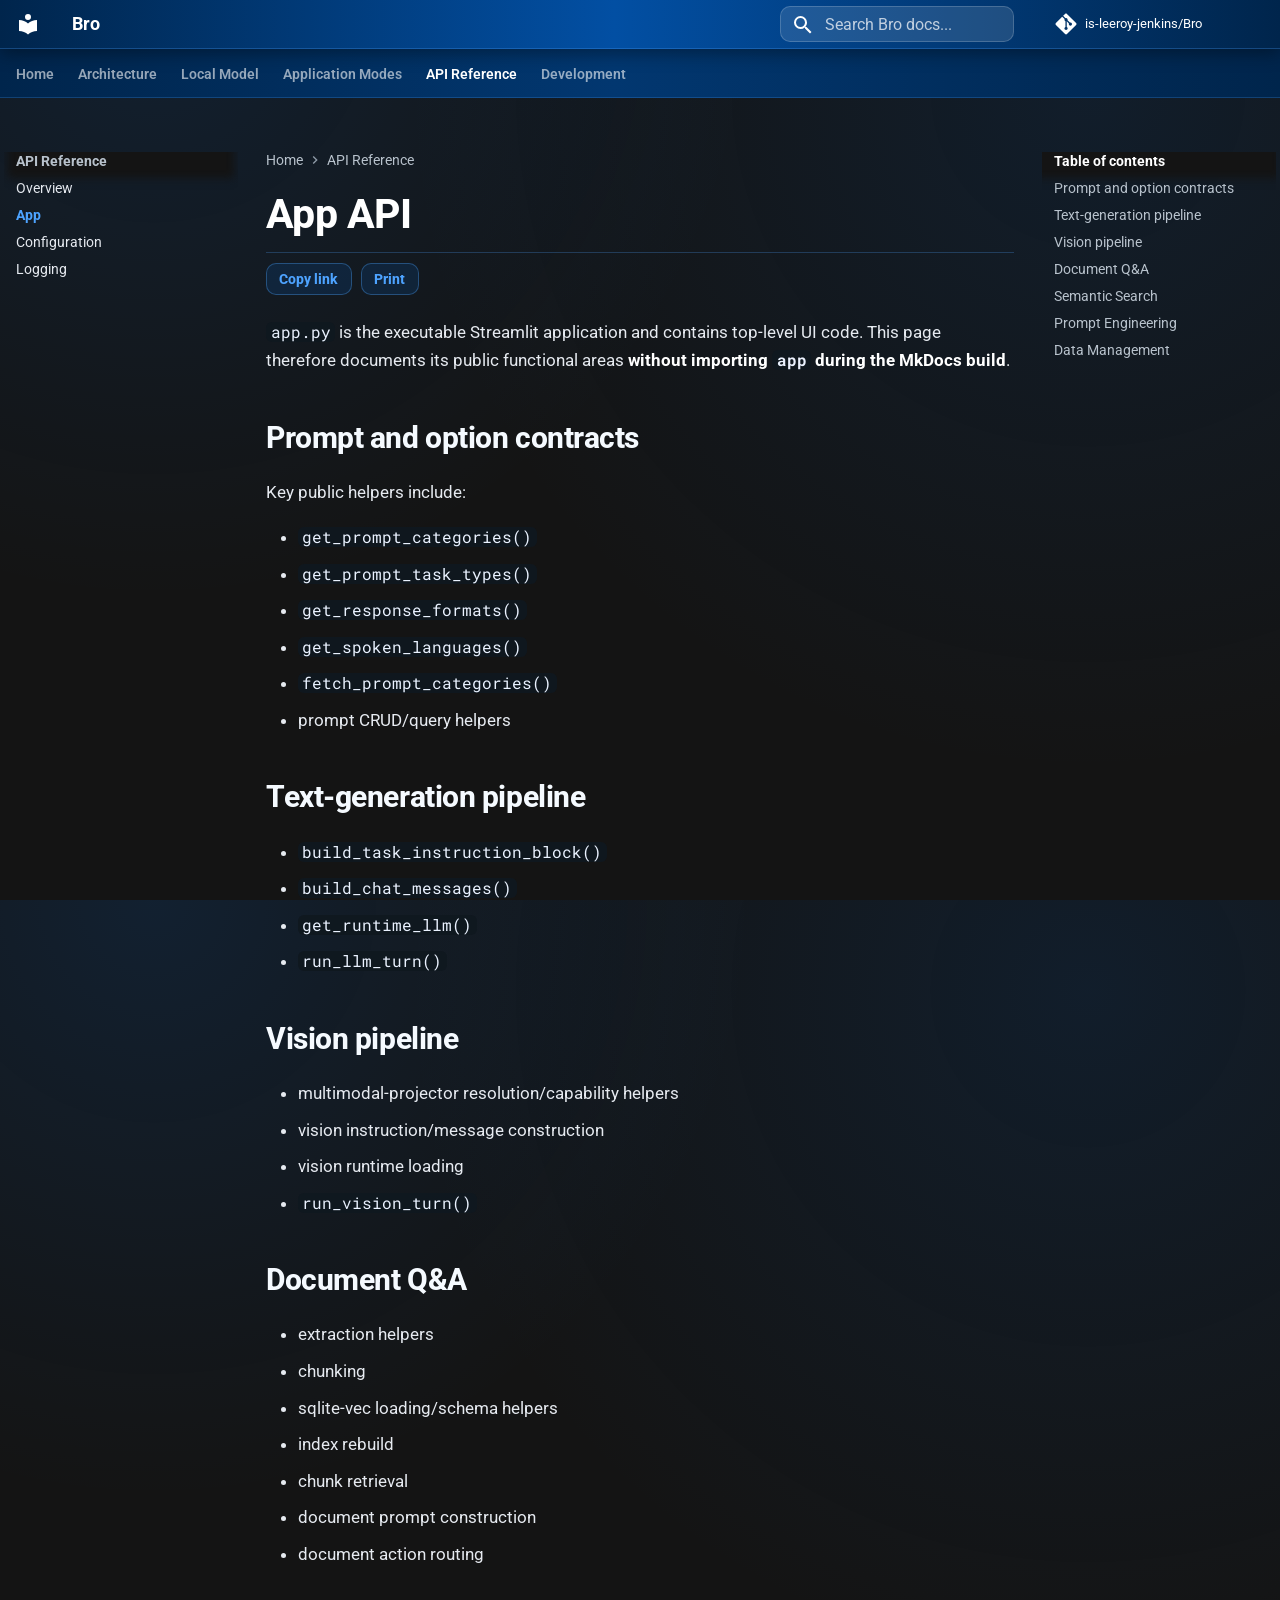
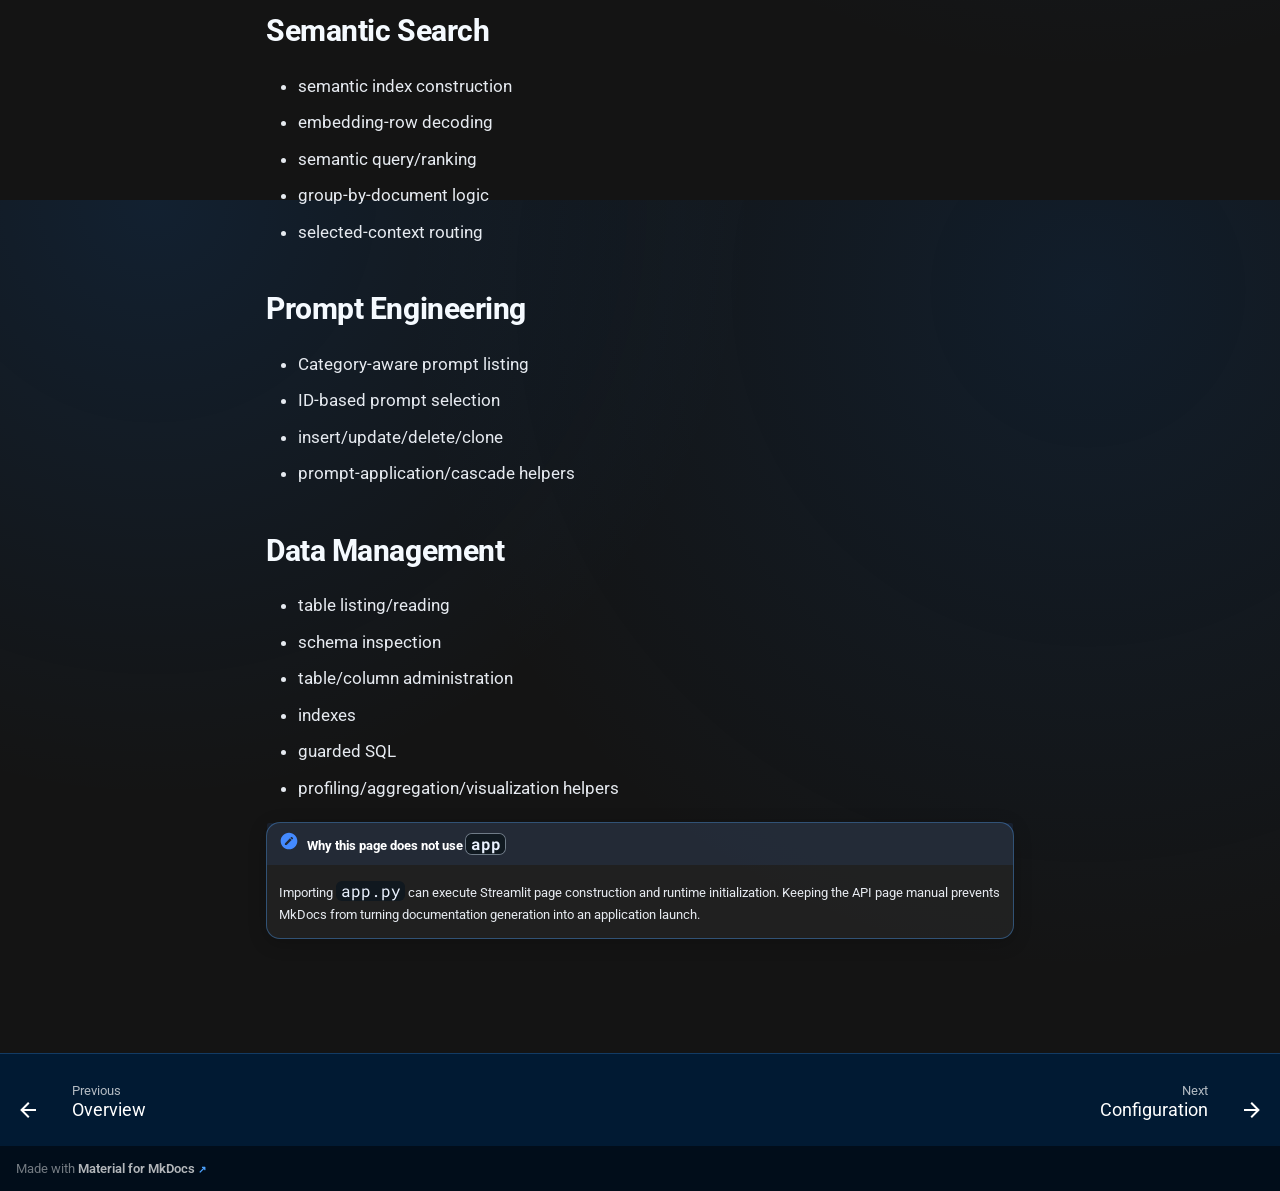
<file: api/app/index.html>
<!doctype html>
<html lang="en" class="no-js">
  <head>
    
      <meta charset="utf-8">
      <meta name="viewport" content="width=device-width,initial-scale=1">
      
        <meta name="description" content="Local-first Gemma 3 text, vision, retrieval, prompt-engineering, semantic-search, and SQLite data-management application.">
      
      
        <meta name="author" content="Terry D. Eppler">
      
      
        <link rel="canonical" href="https://is-leeroy-jenkins.github.io/Bro/api/app/">
      
      
        <link rel="prev" href="../">
      
      
        <link rel="next" href="../config/">
      
      
        
      
      
      <link rel="icon" href="../../assets/images/favicon.png">
      <meta name="generator" content="mkdocs-1.6.1, mkdocs-material-9.7.6">
    
    
      
        <title>App - Bro</title>
      
    
    
      <link rel="stylesheet" href="../../assets/stylesheets/main.484c7ddc.min.css">
      
        
        <link rel="stylesheet" href="../../assets/stylesheets/palette.ab4e12ef.min.css">
      
      


    
    
      
    
    
      
        
        
        <link rel="preconnect" href="https://fonts.gstatic.com" crossorigin>
        <link rel="stylesheet" href="https://fonts.googleapis.com/css?family=Roboto:300,300i,400,400i,700,700i%7CRoboto+Mono:400,400i,700,700i&display=fallback">
        <style>:root{--md-text-font:"Roboto";--md-code-font:"Roboto Mono"}</style>
      
    
    
      <link rel="stylesheet" href="../../assets/_mkdocstrings.css">
    
      <link rel="stylesheet" href="../../assets/css/bro.css">
    
    <script>__md_scope=new URL("../..",location),__md_hash=e=>[...e].reduce(((e,_)=>(e<<5)-e+_.charCodeAt(0)),0),__md_get=(e,_=localStorage,t=__md_scope)=>JSON.parse(_.getItem(t.pathname+"."+e)),__md_set=(e,_,t=localStorage,a=__md_scope)=>{try{t.setItem(a.pathname+"."+e,JSON.stringify(_))}catch(e){}}</script>
    
      

    
    
  </head>
  
  
    
    
      
    
    
    
    
    <body dir="ltr" data-md-color-scheme="slate" data-md-color-primary="blue" data-md-color-accent="light-blue">
  
    
    <input class="md-toggle" data-md-toggle="drawer" type="checkbox" id="__drawer" autocomplete="off">
    <input class="md-toggle" data-md-toggle="search" type="checkbox" id="__search" autocomplete="off">
    <label class="md-overlay" for="__drawer"></label>
    <div data-md-component="skip">
      
        
        <a href="#app-api" class="md-skip">
          Skip to content
        </a>
      
    </div>
    <div data-md-component="announce">
      
    </div>
    
    
      

<header class="md-header" data-md-component="header">
  <nav class="md-header__inner md-grid" aria-label="Header">
    <a href="../.." title="Bro" class="md-header__button md-logo" aria-label="Bro" data-md-component="logo">
      
  
  <svg xmlns="http://www.w3.org/2000/svg" viewBox="0 0 24 24"><path d="M12 8a3 3 0 0 0 3-3 3 3 0 0 0-3-3 3 3 0 0 0-3 3 3 3 0 0 0 3 3m0 3.54C9.64 9.35 6.5 8 3 8v11c3.5 0 6.64 1.35 9 3.54 2.36-2.19 5.5-3.54 9-3.54V8c-3.5 0-6.64 1.35-9 3.54"/></svg>

    </a>
    <label class="md-header__button md-icon" for="__drawer">
      
      <svg xmlns="http://www.w3.org/2000/svg" viewBox="0 0 24 24"><path d="M3 6h18v2H3zm0 5h18v2H3zm0 5h18v2H3z"/></svg>
    </label>
    <div class="md-header__title" data-md-component="header-title">
      <div class="md-header__ellipsis">
        <div class="md-header__topic">
          <span class="md-ellipsis">
            Bro
          </span>
        </div>
        <div class="md-header__topic" data-md-component="header-topic">
          <span class="md-ellipsis">
            
              App
            
          </span>
        </div>
      </div>
    </div>
    
      
        <form class="md-header__option" data-md-component="palette">
  
    
    
    
    <input class="md-option" data-md-color-media="" data-md-color-scheme="slate" data-md-color-primary="blue" data-md-color-accent="light-blue"  aria-hidden="true"  type="radio" name="__palette" id="__palette_0">
    
  
</form>
      
    
    
      <script>var palette=__md_get("__palette");if(palette&&palette.color){if("(prefers-color-scheme)"===palette.color.media){var media=matchMedia("(prefers-color-scheme: light)"),input=document.querySelector(media.matches?"[data-md-color-media='(prefers-color-scheme: light)']":"[data-md-color-media='(prefers-color-scheme: dark)']");palette.color.media=input.getAttribute("data-md-color-media"),palette.color.scheme=input.getAttribute("data-md-color-scheme"),palette.color.primary=input.getAttribute("data-md-color-primary"),palette.color.accent=input.getAttribute("data-md-color-accent")}for(var[key,value]of Object.entries(palette.color))document.body.setAttribute("data-md-color-"+key,value)}</script>
    
    
    
      
      
        <label class="md-header__button md-icon" for="__search">
          
          <svg xmlns="http://www.w3.org/2000/svg" viewBox="0 0 24 24"><path d="M9.5 3A6.5 6.5 0 0 1 16 9.5c0 1.61-.59 3.09-1.56 4.23l.27.27h.79l5 5-1.5 1.5-5-5v-.79l-.27-.27A6.52 6.52 0 0 1 9.5 16 6.5 6.5 0 0 1 3 9.5 6.5 6.5 0 0 1 9.5 3m0 2C7 5 5 7 5 9.5S7 14 9.5 14 14 12 14 9.5 12 5 9.5 5"/></svg>
        </label>
        <div class="md-search" data-md-component="search" role="dialog">
  <label class="md-search__overlay" for="__search"></label>
  <div class="md-search__inner" role="search">
    <form class="md-search__form" name="search">
      <input type="text" class="md-search__input" name="query" aria-label="Search" placeholder="Search" autocapitalize="off" autocorrect="off" autocomplete="off" spellcheck="false" data-md-component="search-query" required>
      <label class="md-search__icon md-icon" for="__search">
        
        <svg xmlns="http://www.w3.org/2000/svg" viewBox="0 0 24 24"><path d="M9.5 3A6.5 6.5 0 0 1 16 9.5c0 1.61-.59 3.09-1.56 4.23l.27.27h.79l5 5-1.5 1.5-5-5v-.79l-.27-.27A6.52 6.52 0 0 1 9.5 16 6.5 6.5 0 0 1 3 9.5 6.5 6.5 0 0 1 9.5 3m0 2C7 5 5 7 5 9.5S7 14 9.5 14 14 12 14 9.5 12 5 9.5 5"/></svg>
        
        <svg xmlns="http://www.w3.org/2000/svg" viewBox="0 0 24 24"><path d="M20 11v2H8l5.5 5.5-1.42 1.42L4.16 12l7.92-7.92L13.5 5.5 8 11z"/></svg>
      </label>
      <nav class="md-search__options" aria-label="Search">
        
          <a href="javascript:void(0)" class="md-search__icon md-icon" title="Share" aria-label="Share" data-clipboard data-clipboard-text="" data-md-component="search-share" tabindex="-1">
            
            <svg xmlns="http://www.w3.org/2000/svg" viewBox="0 0 24 24"><path d="M18 16.08c-.76 0-1.44.3-1.96.77L8.91 12.7c.05-.23.09-.46.09-.7s-.04-.47-.09-.7l7.05-4.11c.54.5 1.25.81 2.04.81a3 3 0 0 0 3-3 3 3 0 0 0-3-3 3 3 0 0 0-3 3c0 .24.04.47.09.7L8.04 9.81C7.5 9.31 6.79 9 6 9a3 3 0 0 0-3 3 3 3 0 0 0 3 3c.79 0 1.5-.31 2.04-.81l7.12 4.15c-.05.21-.08.43-.08.66 0 1.61 1.31 2.91 2.92 2.91s2.92-1.3 2.92-2.91A2.92 2.92 0 0 0 18 16.08"/></svg>
          </a>
        
        <button type="reset" class="md-search__icon md-icon" title="Clear" aria-label="Clear" tabindex="-1">
          
          <svg xmlns="http://www.w3.org/2000/svg" viewBox="0 0 24 24"><path d="M19 6.41 17.59 5 12 10.59 6.41 5 5 6.41 10.59 12 5 17.59 6.41 19 12 13.41 17.59 19 19 17.59 13.41 12z"/></svg>
        </button>
      </nav>
      
        <div class="md-search__suggest" data-md-component="search-suggest"></div>
      
    </form>
    <div class="md-search__output">
      <div class="md-search__scrollwrap" tabindex="0" data-md-scrollfix>
        <div class="md-search-result" data-md-component="search-result">
          <div class="md-search-result__meta">
            Initializing search
          </div>
          <ol class="md-search-result__list" role="presentation"></ol>
        </div>
      </div>
    </div>
  </div>
</div>
      
    
    
      <div class="md-header__source">
        <a href="https://github.com/is-leeroy-jenkins/Bro" title="Go to repository" class="md-source" data-md-component="source">
  <div class="md-source__icon md-icon">
    
    <svg xmlns="http://www.w3.org/2000/svg" viewBox="0 0 448 512"><!--! Font Awesome Free 7.1.0 by @fontawesome - https://fontawesome.com License - https://fontawesome.com/license/free (Icons: CC BY 4.0, Fonts: SIL OFL 1.1, Code: MIT License) Copyright 2025 Fonticons, Inc.--><path d="M439.6 236.1 244 40.5c-5.4-5.5-12.8-8.5-20.4-8.5s-15 3-20.4 8.4L162.5 81l51.5 51.5c27.1-9.1 52.7 16.8 43.4 43.7l49.7 49.7c34.2-11.8 61.2 31 35.5 56.7-26.5 26.5-70.2-2.9-56-37.3L240.3 199v121.9c25.3 12.5 22.3 41.8 9.1 55-6.4 6.4-15.2 10.1-24.3 10.1s-17.8-3.6-24.3-10.1c-17.6-17.6-11.1-46.9 11.2-56v-123c-20.8-8.5-24.6-30.7-18.6-45L142.6 101 8.5 235.1C3 240.6 0 247.9 0 255.5s3 15 8.5 20.4l195.6 195.7c5.4 5.4 12.7 8.4 20.4 8.4s15-3 20.4-8.4l194.7-194.7c5.4-5.4 8.4-12.8 8.4-20.4s-3-15-8.4-20.4"/></svg>
  </div>
  <div class="md-source__repository">
    is-leeroy-jenkins/Bro
  </div>
</a>
      </div>
    
  </nav>
  
</header>
    
    <div class="md-container" data-md-component="container">
      
      
        
          
            
<nav class="md-tabs" aria-label="Tabs" data-md-component="tabs">
  <div class="md-grid">
    <ul class="md-tabs__list">
      
        
  
  
  
  
    <li class="md-tabs__item">
      <a href="../.." class="md-tabs__link">
        
  
  
    
  
  Home

      </a>
    </li>
  

      
        
  
  
  
  
    <li class="md-tabs__item">
      <a href="../../architecture/" class="md-tabs__link">
        
  
  
    
  
  Architecture

      </a>
    </li>
  

      
        
  
  
  
  
    <li class="md-tabs__item">
      <a href="../../local-model/" class="md-tabs__link">
        
  
  
    
  
  Local Model

      </a>
    </li>
  

      
        
  
  
  
  
    
    
      <li class="md-tabs__item">
        <a href="../../text-generation/" class="md-tabs__link">
          
  
  
  Application Modes

        </a>
      </li>
    
  

      
        
  
  
  
    
  
  
    
    
      <li class="md-tabs__item md-tabs__item--active">
        <a href="../" class="md-tabs__link">
          
  
  
  API Reference

        </a>
      </li>
    
  

      
        
  
  
  
  
    <li class="md-tabs__item">
      <a href="../../development/" class="md-tabs__link">
        
  
  
    
  
  Development

      </a>
    </li>
  

      
    </ul>
  </div>
</nav>
          
        
      
      <main class="md-main" data-md-component="main">
        <div class="md-main__inner md-grid">
          
            
              
              <div class="md-sidebar md-sidebar--primary" data-md-component="sidebar" data-md-type="navigation" >
                <div class="md-sidebar__scrollwrap">
                  <div class="md-sidebar__inner">
                    


  


<nav class="md-nav md-nav--primary md-nav--lifted" aria-label="Navigation" data-md-level="0">
  <label class="md-nav__title" for="__drawer">
    <a href="../.." title="Bro" class="md-nav__button md-logo" aria-label="Bro" data-md-component="logo">
      
  
  <svg xmlns="http://www.w3.org/2000/svg" viewBox="0 0 24 24"><path d="M12 8a3 3 0 0 0 3-3 3 3 0 0 0-3-3 3 3 0 0 0-3 3 3 3 0 0 0 3 3m0 3.54C9.64 9.35 6.5 8 3 8v11c3.5 0 6.64 1.35 9 3.54 2.36-2.19 5.5-3.54 9-3.54V8c-3.5 0-6.64 1.35-9 3.54"/></svg>

    </a>
    Bro
  </label>
  
    <div class="md-nav__source">
      <a href="https://github.com/is-leeroy-jenkins/Bro" title="Go to repository" class="md-source" data-md-component="source">
  <div class="md-source__icon md-icon">
    
    <svg xmlns="http://www.w3.org/2000/svg" viewBox="0 0 448 512"><!--! Font Awesome Free 7.1.0 by @fontawesome - https://fontawesome.com License - https://fontawesome.com/license/free (Icons: CC BY 4.0, Fonts: SIL OFL 1.1, Code: MIT License) Copyright 2025 Fonticons, Inc.--><path d="M439.6 236.1 244 40.5c-5.4-5.5-12.8-8.5-20.4-8.5s-15 3-20.4 8.4L162.5 81l51.5 51.5c27.1-9.1 52.7 16.8 43.4 43.7l49.7 49.7c34.2-11.8 61.2 31 35.5 56.7-26.5 26.5-70.2-2.9-56-37.3L240.3 199v121.9c25.3 12.5 22.3 41.8 9.1 55-6.4 6.4-15.2 10.1-24.3 10.1s-17.8-3.6-24.3-10.1c-17.6-17.6-11.1-46.9 11.2-56v-123c-20.8-8.5-24.6-30.7-18.6-45L142.6 101 8.5 235.1C3 240.6 0 247.9 0 255.5s3 15 8.5 20.4l195.6 195.7c5.4 5.4 12.7 8.4 20.4 8.4s15-3 20.4-8.4l194.7-194.7c5.4-5.4 8.4-12.8 8.4-20.4s-3-15-8.4-20.4"/></svg>
  </div>
  <div class="md-source__repository">
    is-leeroy-jenkins/Bro
  </div>
</a>
    </div>
  
  <ul class="md-nav__list" data-md-scrollfix>
    
      
      
  
  
  
  
    <li class="md-nav__item">
      <a href="../.." class="md-nav__link">
        
  
  
  <span class="md-ellipsis">
    
  
    Home
  

    
  </span>
  
  

      </a>
    </li>
  

    
      
      
  
  
  
  
    <li class="md-nav__item">
      <a href="../../architecture/" class="md-nav__link">
        
  
  
  <span class="md-ellipsis">
    
  
    Architecture
  

    
  </span>
  
  

      </a>
    </li>
  

    
      
      
  
  
  
  
    <li class="md-nav__item">
      <a href="../../local-model/" class="md-nav__link">
        
  
  
  <span class="md-ellipsis">
    
  
    Local Model
  

    
  </span>
  
  

      </a>
    </li>
  

    
      
      
  
  
  
  
    
    
    
    
      
      
        
      
    
    
    <li class="md-nav__item md-nav__item--nested">
      
        
        
          
        
        <input class="md-nav__toggle md-toggle md-toggle--indeterminate" type="checkbox" id="__nav_4" >
        
          
          <label class="md-nav__link" for="__nav_4" id="__nav_4_label" tabindex="0">
            
  
  
  <span class="md-ellipsis">
    
  
    Application Modes
  

    
  </span>
  
  

            <span class="md-nav__icon md-icon"></span>
          </label>
        
        <nav class="md-nav" data-md-level="1" aria-labelledby="__nav_4_label" aria-expanded="false">
          <label class="md-nav__title" for="__nav_4">
            <span class="md-nav__icon md-icon"></span>
            
  
    Application Modes
  

          </label>
          <ul class="md-nav__list" data-md-scrollfix>
            
              
                
  
  
  
  
    <li class="md-nav__item">
      <a href="../../text-generation/" class="md-nav__link">
        
  
  
  <span class="md-ellipsis">
    
  
    Text Generation
  

    
  </span>
  
  

      </a>
    </li>
  

              
            
              
                
  
  
  
  
    <li class="md-nav__item">
      <a href="../../image-to-text/" class="md-nav__link">
        
  
  
  <span class="md-ellipsis">
    
  
    Image to Text
  

    
  </span>
  
  

      </a>
    </li>
  

              
            
              
                
  
  
  
  
    <li class="md-nav__item">
      <a href="../../document-qna/" class="md-nav__link">
        
  
  
  <span class="md-ellipsis">
    
  
    Document Q&A
  

    
  </span>
  
  

      </a>
    </li>
  

              
            
              
                
  
  
  
  
    <li class="md-nav__item">
      <a href="../../semantic-search/" class="md-nav__link">
        
  
  
  <span class="md-ellipsis">
    
  
    Semantic Search
  

    
  </span>
  
  

      </a>
    </li>
  

              
            
              
                
  
  
  
  
    <li class="md-nav__item">
      <a href="../../prompt-engineering/" class="md-nav__link">
        
  
  
  <span class="md-ellipsis">
    
  
    Prompt Engineering
  

    
  </span>
  
  

      </a>
    </li>
  

              
            
              
                
  
  
  
  
    <li class="md-nav__item">
      <a href="../../data-management/" class="md-nav__link">
        
  
  
  <span class="md-ellipsis">
    
  
    Data Management
  

    
  </span>
  
  

      </a>
    </li>
  

              
            
          </ul>
        </nav>
      
    </li>
  

    
      
      
  
  
    
  
  
  
    
    
    
    
      
        
        
      
      
        
      
    
    
    <li class="md-nav__item md-nav__item--active md-nav__item--section md-nav__item--nested">
      
        
        
        <input class="md-nav__toggle md-toggle " type="checkbox" id="__nav_5" checked>
        
          
          <label class="md-nav__link" for="__nav_5" id="__nav_5_label" tabindex="">
            
  
  
  <span class="md-ellipsis">
    
  
    API Reference
  

    
  </span>
  
  

            <span class="md-nav__icon md-icon"></span>
          </label>
        
        <nav class="md-nav" data-md-level="1" aria-labelledby="__nav_5_label" aria-expanded="true">
          <label class="md-nav__title" for="__nav_5">
            <span class="md-nav__icon md-icon"></span>
            
  
    API Reference
  

          </label>
          <ul class="md-nav__list" data-md-scrollfix>
            
              
                
  
  
  
  
    <li class="md-nav__item">
      <a href="../" class="md-nav__link">
        
  
  
  <span class="md-ellipsis">
    
  
    Overview
  

    
  </span>
  
  

      </a>
    </li>
  

              
            
              
                
  
  
    
  
  
  
    <li class="md-nav__item md-nav__item--active">
      
      <input class="md-nav__toggle md-toggle" type="checkbox" id="__toc">
      
      
        
      
      
        <label class="md-nav__link md-nav__link--active" for="__toc">
          
  
  
  <span class="md-ellipsis">
    
  
    App
  

    
  </span>
  
  

          <span class="md-nav__icon md-icon"></span>
        </label>
      
      <a href="./" class="md-nav__link md-nav__link--active">
        
  
  
  <span class="md-ellipsis">
    
  
    App
  

    
  </span>
  
  

      </a>
      
        

<nav class="md-nav md-nav--secondary" aria-label="Table of contents">
  
  
  
    
  
  
    <label class="md-nav__title" for="__toc">
      <span class="md-nav__icon md-icon"></span>
      Table of contents
    </label>
    <ul class="md-nav__list" data-md-component="toc" data-md-scrollfix>
      
        <li class="md-nav__item">
  <a href="#prompt-and-option-contracts" class="md-nav__link">
    <span class="md-ellipsis">
      
        Prompt and option contracts
      
    </span>
  </a>
  
</li>
      
        <li class="md-nav__item">
  <a href="#text-generation-pipeline" class="md-nav__link">
    <span class="md-ellipsis">
      
        Text-generation pipeline
      
    </span>
  </a>
  
</li>
      
        <li class="md-nav__item">
  <a href="#vision-pipeline" class="md-nav__link">
    <span class="md-ellipsis">
      
        Vision pipeline
      
    </span>
  </a>
  
</li>
      
        <li class="md-nav__item">
  <a href="#document-qa" class="md-nav__link">
    <span class="md-ellipsis">
      
        Document Q&amp;A
      
    </span>
  </a>
  
</li>
      
        <li class="md-nav__item">
  <a href="#semantic-search" class="md-nav__link">
    <span class="md-ellipsis">
      
        Semantic Search
      
    </span>
  </a>
  
</li>
      
        <li class="md-nav__item">
  <a href="#prompt-engineering" class="md-nav__link">
    <span class="md-ellipsis">
      
        Prompt Engineering
      
    </span>
  </a>
  
</li>
      
        <li class="md-nav__item">
  <a href="#data-management" class="md-nav__link">
    <span class="md-ellipsis">
      
        Data Management
      
    </span>
  </a>
  
</li>
      
    </ul>
  
</nav>
      
    </li>
  

              
            
              
                
  
  
  
  
    <li class="md-nav__item">
      <a href="../config/" class="md-nav__link">
        
  
  
  <span class="md-ellipsis">
    
  
    Configuration
  

    
  </span>
  
  

      </a>
    </li>
  

              
            
              
                
  
  
  
  
    <li class="md-nav__item">
      <a href="../boogr/" class="md-nav__link">
        
  
  
  <span class="md-ellipsis">
    
  
    Logging
  

    
  </span>
  
  

      </a>
    </li>
  

              
            
          </ul>
        </nav>
      
    </li>
  

    
      
      
  
  
  
  
    <li class="md-nav__item">
      <a href="../../development/" class="md-nav__link">
        
  
  
  <span class="md-ellipsis">
    
  
    Development
  

    
  </span>
  
  

      </a>
    </li>
  

    
  </ul>
</nav>
                  </div>
                </div>
              </div>
            
            
              
              <div class="md-sidebar md-sidebar--secondary" data-md-component="sidebar" data-md-type="toc" >
                <div class="md-sidebar__scrollwrap">
                  <div class="md-sidebar__inner">
                    

<nav class="md-nav md-nav--secondary" aria-label="Table of contents">
  
  
  
    
  
  
    <label class="md-nav__title" for="__toc">
      <span class="md-nav__icon md-icon"></span>
      Table of contents
    </label>
    <ul class="md-nav__list" data-md-component="toc" data-md-scrollfix>
      
        <li class="md-nav__item">
  <a href="#prompt-and-option-contracts" class="md-nav__link">
    <span class="md-ellipsis">
      
        Prompt and option contracts
      
    </span>
  </a>
  
</li>
      
        <li class="md-nav__item">
  <a href="#text-generation-pipeline" class="md-nav__link">
    <span class="md-ellipsis">
      
        Text-generation pipeline
      
    </span>
  </a>
  
</li>
      
        <li class="md-nav__item">
  <a href="#vision-pipeline" class="md-nav__link">
    <span class="md-ellipsis">
      
        Vision pipeline
      
    </span>
  </a>
  
</li>
      
        <li class="md-nav__item">
  <a href="#document-qa" class="md-nav__link">
    <span class="md-ellipsis">
      
        Document Q&amp;A
      
    </span>
  </a>
  
</li>
      
        <li class="md-nav__item">
  <a href="#semantic-search" class="md-nav__link">
    <span class="md-ellipsis">
      
        Semantic Search
      
    </span>
  </a>
  
</li>
      
        <li class="md-nav__item">
  <a href="#prompt-engineering" class="md-nav__link">
    <span class="md-ellipsis">
      
        Prompt Engineering
      
    </span>
  </a>
  
</li>
      
        <li class="md-nav__item">
  <a href="#data-management" class="md-nav__link">
    <span class="md-ellipsis">
      
        Data Management
      
    </span>
  </a>
  
</li>
      
    </ul>
  
</nav>
                  </div>
                </div>
              </div>
            
          
          
            <div class="md-content" data-md-component="content">
              
                



  


  <nav class="md-path" aria-label="Navigation" >
    <ol class="md-path__list">
      
        
  
  
    <li class="md-path__item">
      <a href="../.." class="md-path__link">
        
  <span class="md-ellipsis">
    Home
  </span>

      </a>
    </li>
  

      
      
        
  
  
    
    
      <li class="md-path__item">
        <a href="../" class="md-path__link">
          
  <span class="md-ellipsis">
    API Reference
  </span>

        </a>
      </li>
    
  

      
    </ol>
  </nav>

              
              <article class="md-content__inner md-typeset">
                
                  


  
  


<h1 id="app-api">App API<a class="headerlink" href="#app-api" title="Permanent link">&para;</a></h1>
<p><code>app.py</code> is the executable Streamlit application and contains top-level UI code. This page therefore
documents its public functional areas <strong>without importing <code>app</code> during the MkDocs build</strong>.</p>
<h2 id="prompt-and-option-contracts">Prompt and option contracts<a class="headerlink" href="#prompt-and-option-contracts" title="Permanent link">&para;</a></h2>
<p>Key public helpers include:</p>
<ul>
<li><code>get_prompt_categories()</code></li>
<li><code>get_prompt_task_types()</code></li>
<li><code>get_response_formats()</code></li>
<li><code>get_spoken_languages()</code></li>
<li><code>fetch_prompt_categories()</code></li>
<li>prompt CRUD/query helpers</li>
</ul>
<h2 id="text-generation-pipeline">Text-generation pipeline<a class="headerlink" href="#text-generation-pipeline" title="Permanent link">&para;</a></h2>
<ul>
<li><code>build_task_instruction_block()</code></li>
<li><code>build_chat_messages()</code></li>
<li><code>get_runtime_llm()</code></li>
<li><code>run_llm_turn()</code></li>
</ul>
<h2 id="vision-pipeline">Vision pipeline<a class="headerlink" href="#vision-pipeline" title="Permanent link">&para;</a></h2>
<ul>
<li>multimodal-projector resolution/capability helpers</li>
<li>vision instruction/message construction</li>
<li>vision runtime loading</li>
<li><code>run_vision_turn()</code></li>
</ul>
<h2 id="document-qa">Document Q&amp;A<a class="headerlink" href="#document-qa" title="Permanent link">&para;</a></h2>
<ul>
<li>extraction helpers</li>
<li>chunking</li>
<li>sqlite-vec loading/schema helpers</li>
<li>index rebuild</li>
<li>chunk retrieval</li>
<li>document prompt construction</li>
<li>document action routing</li>
</ul>
<h2 id="semantic-search">Semantic Search<a class="headerlink" href="#semantic-search" title="Permanent link">&para;</a></h2>
<ul>
<li>semantic index construction</li>
<li>embedding-row decoding</li>
<li>semantic query/ranking</li>
<li>group-by-document logic</li>
<li>selected-context routing</li>
</ul>
<h2 id="prompt-engineering">Prompt Engineering<a class="headerlink" href="#prompt-engineering" title="Permanent link">&para;</a></h2>
<ul>
<li>Category-aware prompt listing</li>
<li>ID-based prompt selection</li>
<li>insert/update/delete/clone</li>
<li>prompt-application/cascade helpers</li>
</ul>
<h2 id="data-management">Data Management<a class="headerlink" href="#data-management" title="Permanent link">&para;</a></h2>
<ul>
<li>table listing/reading</li>
<li>schema inspection</li>
<li>table/column administration</li>
<li>indexes</li>
<li>guarded SQL</li>
<li>profiling/aggregation/visualization helpers</li>
</ul>
<div class="admonition note">
<p class="admonition-title">Why this page does not use <code>app</code></p>
<p>Importing <code>app.py</code> can execute Streamlit page construction and runtime initialization. Keeping
the API page manual prevents MkDocs from turning documentation generation into an application
launch.</p>
</div>












                
              </article>
            </div>
          
          
  <script>var tabs=__md_get("__tabs");if(Array.isArray(tabs))e:for(var set of document.querySelectorAll(".tabbed-set")){var labels=set.querySelector(".tabbed-labels");for(var tab of tabs)for(var label of labels.getElementsByTagName("label"))if(label.innerText.trim()===tab){var input=document.getElementById(label.htmlFor);input.checked=!0;continue e}}</script>

<script>var target=document.getElementById(location.hash.slice(1));target&&target.name&&(target.checked=target.name.startsWith("__tabbed_"))</script>
        </div>
        
          <button type="button" class="md-top md-icon" data-md-component="top" hidden>
  
  <svg xmlns="http://www.w3.org/2000/svg" viewBox="0 0 24 24"><path d="M13 20h-2V8l-5.5 5.5-1.42-1.42L12 4.16l7.92 7.92-1.42 1.42L13 8z"/></svg>
  Back to top
</button>
        
      </main>
      
        <footer class="md-footer">
  
    
      
      <nav class="md-footer__inner md-grid" aria-label="Footer" >
        
          
          <a href="../" class="md-footer__link md-footer__link--prev" aria-label="Previous: Overview">
            <div class="md-footer__button md-icon">
              
              <svg xmlns="http://www.w3.org/2000/svg" viewBox="0 0 24 24"><path d="M20 11v2H8l5.5 5.5-1.42 1.42L4.16 12l7.92-7.92L13.5 5.5 8 11z"/></svg>
            </div>
            <div class="md-footer__title">
              <span class="md-footer__direction">
                Previous
              </span>
              <div class="md-ellipsis">
                Overview
              </div>
            </div>
          </a>
        
        
          
          <a href="../config/" class="md-footer__link md-footer__link--next" aria-label="Next: Configuration">
            <div class="md-footer__title">
              <span class="md-footer__direction">
                Next
              </span>
              <div class="md-ellipsis">
                Configuration
              </div>
            </div>
            <div class="md-footer__button md-icon">
              
              <svg xmlns="http://www.w3.org/2000/svg" viewBox="0 0 24 24"><path d="M4 11v2h12l-5.5 5.5 1.42 1.42L19.84 12l-7.92-7.92L10.5 5.5 16 11z"/></svg>
            </div>
          </a>
        
      </nav>
    
  
  <div class="md-footer-meta md-typeset">
    <div class="md-footer-meta__inner md-grid">
      <div class="md-copyright">
  
  
    Made with
    <a href="https://squidfunk.github.io/mkdocs-material/" target="_blank" rel="noopener">
      Material for MkDocs
    </a>
  
</div>
      
    </div>
  </div>
</footer>
      
    </div>
    <div class="md-dialog" data-md-component="dialog">
      <div class="md-dialog__inner md-typeset"></div>
    </div>
    
    
    
      
      
      <script id="__config" type="application/json">{"annotate": null, "base": "../..", "features": ["navigation.instant", "navigation.tracking", "navigation.tabs", "navigation.sections", "navigation.expand", "navigation.path", "navigation.top", "navigation.footer", "toc.follow", "search.suggest", "search.highlight", "search.share", "content.code.copy", "content.code.select", "content.tabs.link"], "search": "../../assets/javascripts/workers/search.2c215733.min.js", "tags": null, "translations": {"clipboard.copied": "Copied to clipboard", "clipboard.copy": "Copy to clipboard", "search.result.more.one": "1 more on this page", "search.result.more.other": "# more on this page", "search.result.none": "No matching documents", "search.result.one": "1 matching document", "search.result.other": "# matching documents", "search.result.placeholder": "Type to start searching", "search.result.term.missing": "Missing", "select.version": "Select version"}, "version": null}</script>
    
    
      <script src="../../assets/javascripts/bundle.79ae519e.min.js"></script>
      
        <script src="../../assets/js/bro.js"></script>
      
    
  </body>
</html>
</file>
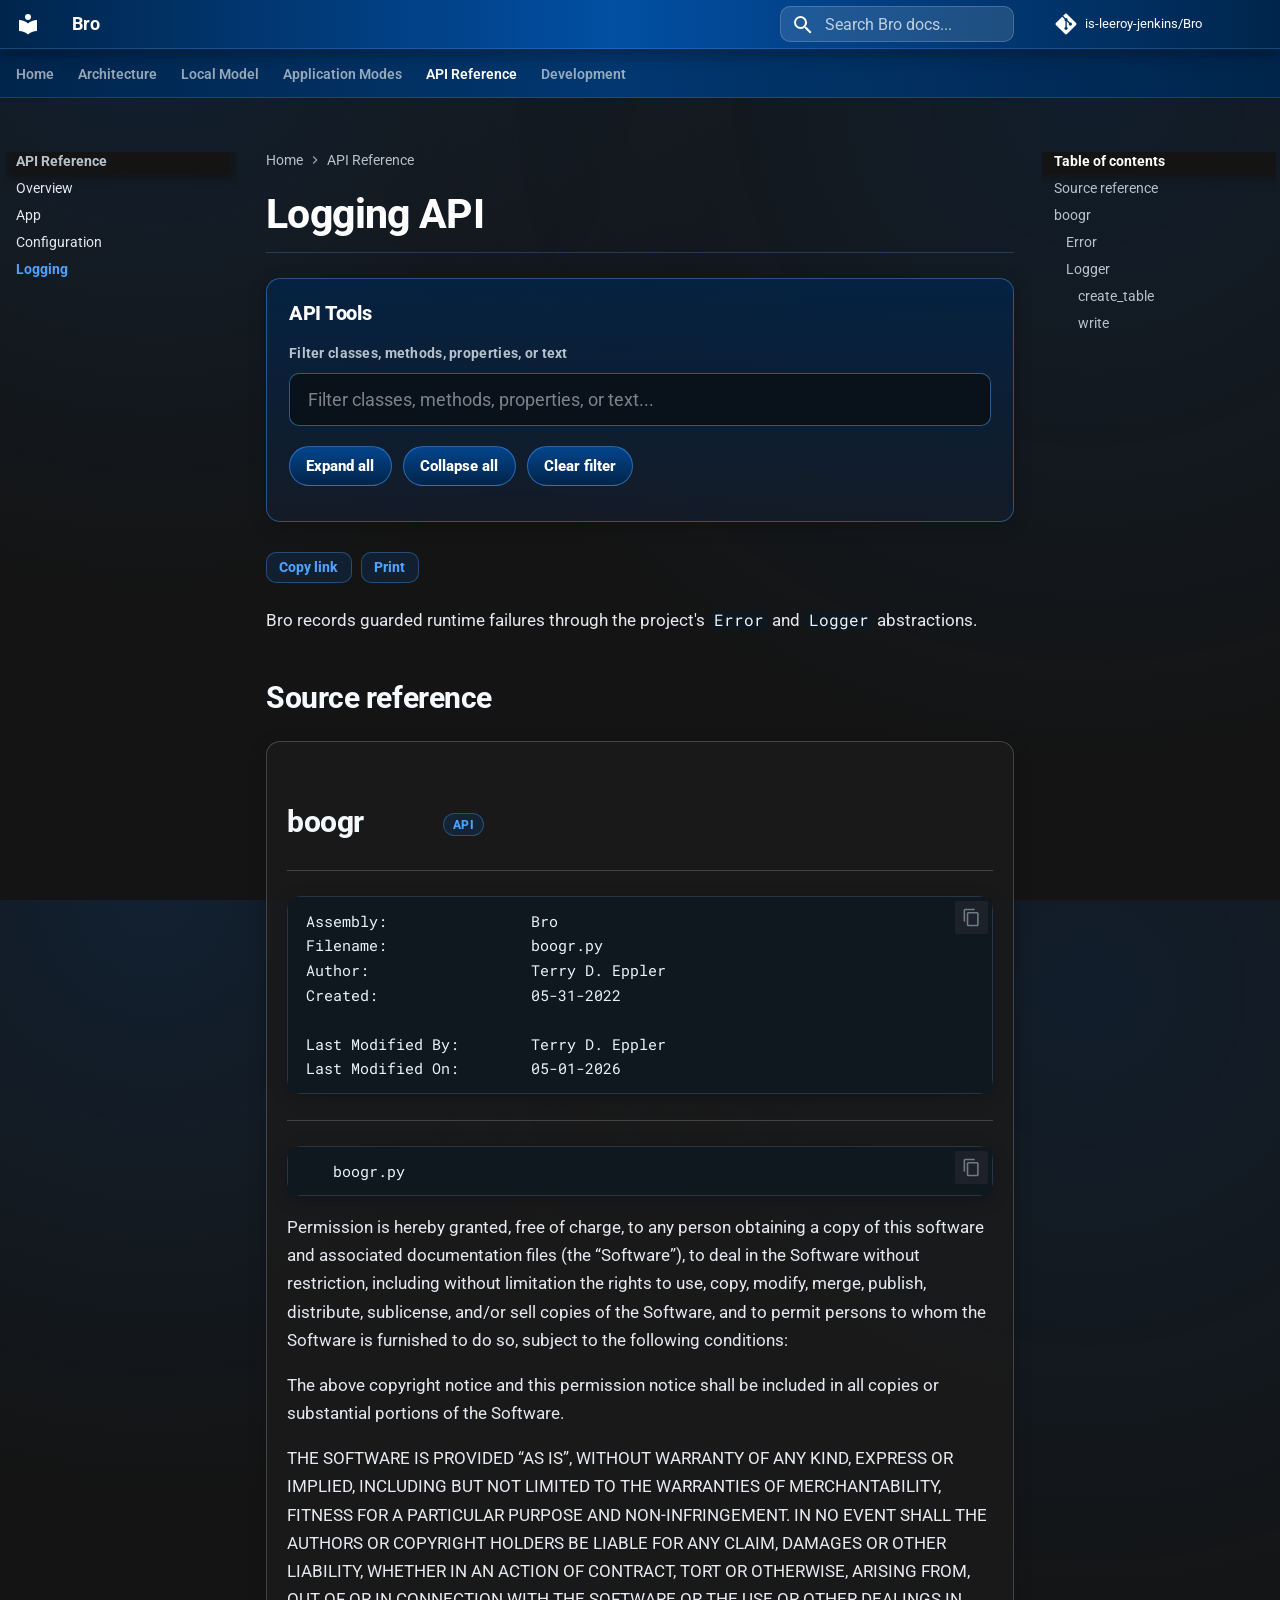
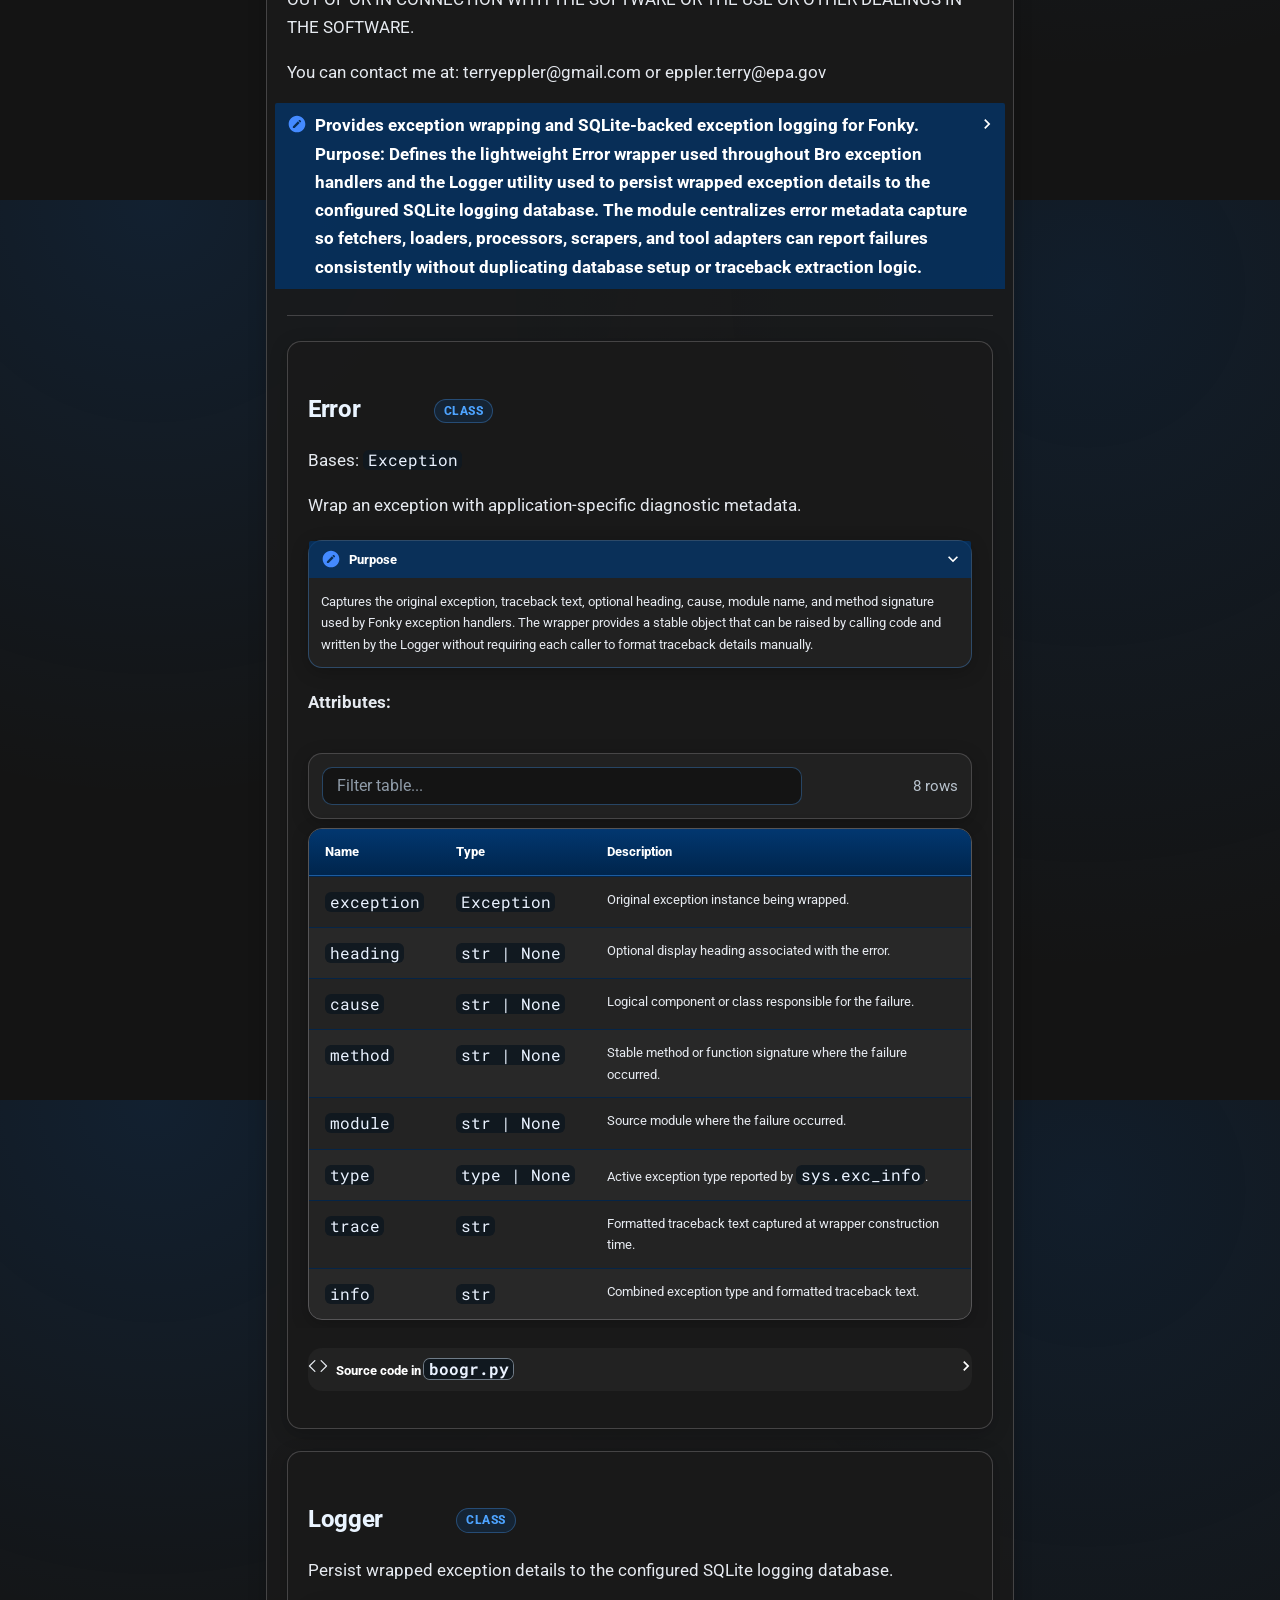
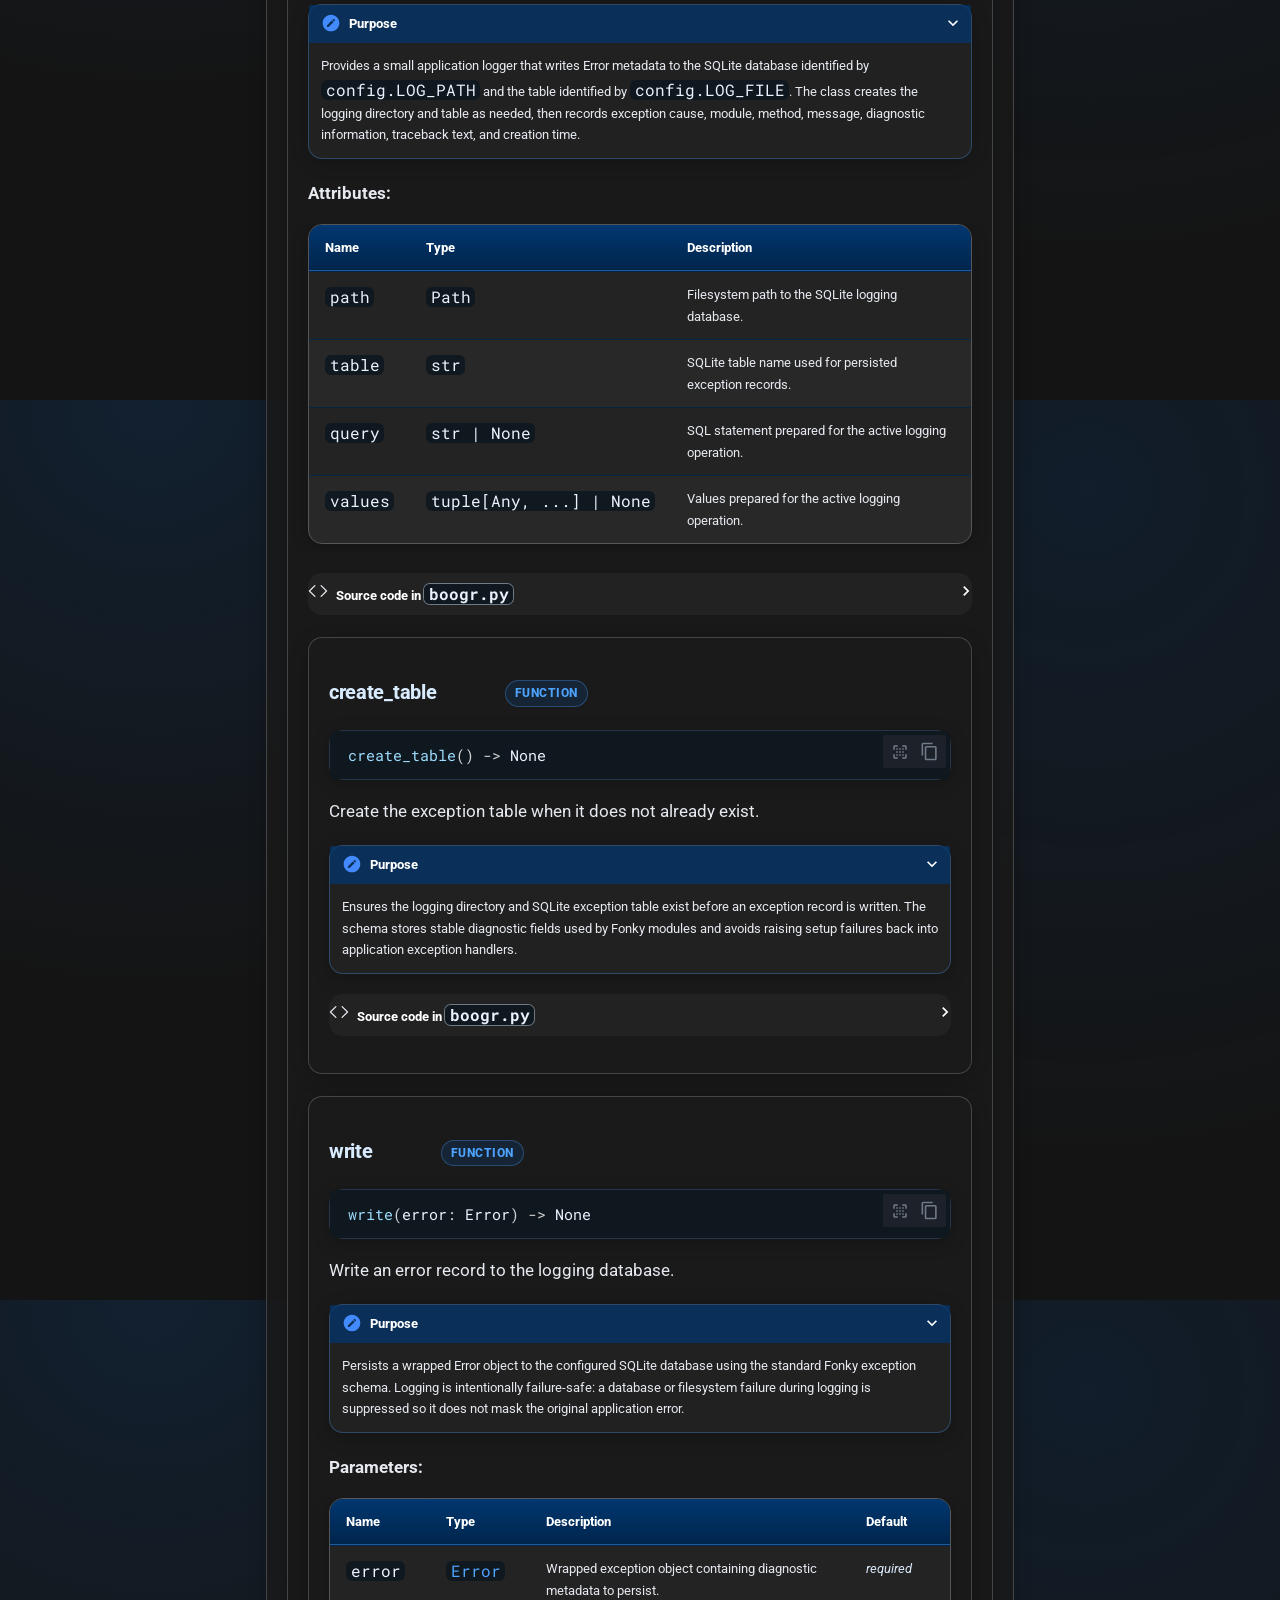
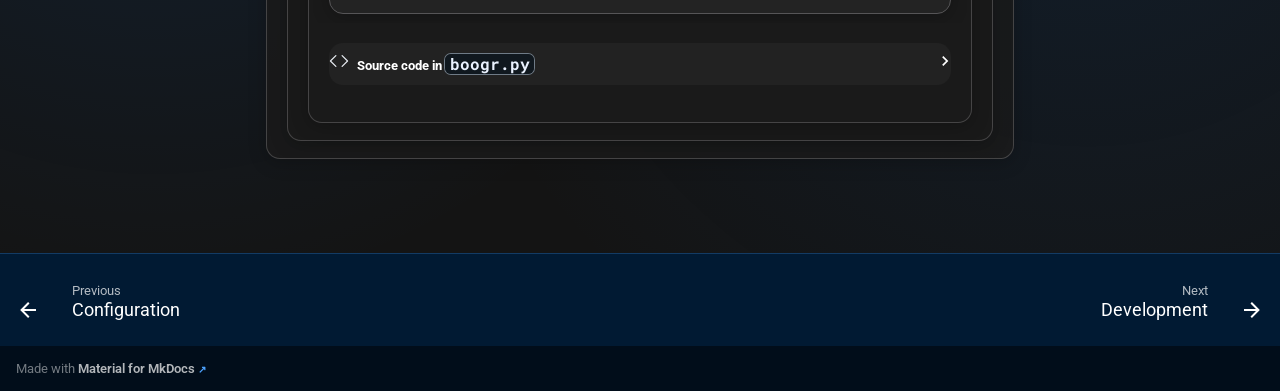
<file: api/boogr/index.html>
<!doctype html>
<html lang="en" class="no-js">
  <head>
    
      <meta charset="utf-8">
      <meta name="viewport" content="width=device-width,initial-scale=1">
      
        <meta name="description" content="Local-first Gemma 3 text, vision, retrieval, prompt-engineering, semantic-search, and SQLite data-management application.">
      
      
        <meta name="author" content="Terry D. Eppler">
      
      
        <link rel="canonical" href="https://is-leeroy-jenkins.github.io/Bro/api/boogr/">
      
      
        <link rel="prev" href="../config/">
      
      
        <link rel="next" href="../../development/">
      
      
        
      
      
      <link rel="icon" href="../../assets/images/favicon.png">
      <meta name="generator" content="mkdocs-1.6.1, mkdocs-material-9.7.6">
    
    
      
        <title>Logging - Bro</title>
      
    
    
      <link rel="stylesheet" href="../../assets/stylesheets/main.484c7ddc.min.css">
      
        
        <link rel="stylesheet" href="../../assets/stylesheets/palette.ab4e12ef.min.css">
      
      


    
    
      
    
    
      
        
        
        <link rel="preconnect" href="https://fonts.gstatic.com" crossorigin>
        <link rel="stylesheet" href="https://fonts.googleapis.com/css?family=Roboto:300,300i,400,400i,700,700i%7CRoboto+Mono:400,400i,700,700i&display=fallback">
        <style>:root{--md-text-font:"Roboto";--md-code-font:"Roboto Mono"}</style>
      
    
    
      <link rel="stylesheet" href="../../assets/_mkdocstrings.css">
    
      <link rel="stylesheet" href="../../assets/css/bro.css">
    
    <script>__md_scope=new URL("../..",location),__md_hash=e=>[...e].reduce(((e,_)=>(e<<5)-e+_.charCodeAt(0)),0),__md_get=(e,_=localStorage,t=__md_scope)=>JSON.parse(_.getItem(t.pathname+"."+e)),__md_set=(e,_,t=localStorage,a=__md_scope)=>{try{t.setItem(a.pathname+"."+e,JSON.stringify(_))}catch(e){}}</script>
    
      

    
    
  </head>
  
  
    
    
      
    
    
    
    
    <body dir="ltr" data-md-color-scheme="slate" data-md-color-primary="blue" data-md-color-accent="light-blue">
  
    
    <input class="md-toggle" data-md-toggle="drawer" type="checkbox" id="__drawer" autocomplete="off">
    <input class="md-toggle" data-md-toggle="search" type="checkbox" id="__search" autocomplete="off">
    <label class="md-overlay" for="__drawer"></label>
    <div data-md-component="skip">
      
        
        <a href="#logging-api" class="md-skip">
          Skip to content
        </a>
      
    </div>
    <div data-md-component="announce">
      
    </div>
    
    
      

<header class="md-header" data-md-component="header">
  <nav class="md-header__inner md-grid" aria-label="Header">
    <a href="../.." title="Bro" class="md-header__button md-logo" aria-label="Bro" data-md-component="logo">
      
  
  <svg xmlns="http://www.w3.org/2000/svg" viewBox="0 0 24 24"><path d="M12 8a3 3 0 0 0 3-3 3 3 0 0 0-3-3 3 3 0 0 0-3 3 3 3 0 0 0 3 3m0 3.54C9.64 9.35 6.5 8 3 8v11c3.5 0 6.64 1.35 9 3.54 2.36-2.19 5.5-3.54 9-3.54V8c-3.5 0-6.64 1.35-9 3.54"/></svg>

    </a>
    <label class="md-header__button md-icon" for="__drawer">
      
      <svg xmlns="http://www.w3.org/2000/svg" viewBox="0 0 24 24"><path d="M3 6h18v2H3zm0 5h18v2H3zm0 5h18v2H3z"/></svg>
    </label>
    <div class="md-header__title" data-md-component="header-title">
      <div class="md-header__ellipsis">
        <div class="md-header__topic">
          <span class="md-ellipsis">
            Bro
          </span>
        </div>
        <div class="md-header__topic" data-md-component="header-topic">
          <span class="md-ellipsis">
            
              Logging
            
          </span>
        </div>
      </div>
    </div>
    
      
        <form class="md-header__option" data-md-component="palette">
  
    
    
    
    <input class="md-option" data-md-color-media="" data-md-color-scheme="slate" data-md-color-primary="blue" data-md-color-accent="light-blue"  aria-hidden="true"  type="radio" name="__palette" id="__palette_0">
    
  
</form>
      
    
    
      <script>var palette=__md_get("__palette");if(palette&&palette.color){if("(prefers-color-scheme)"===palette.color.media){var media=matchMedia("(prefers-color-scheme: light)"),input=document.querySelector(media.matches?"[data-md-color-media='(prefers-color-scheme: light)']":"[data-md-color-media='(prefers-color-scheme: dark)']");palette.color.media=input.getAttribute("data-md-color-media"),palette.color.scheme=input.getAttribute("data-md-color-scheme"),palette.color.primary=input.getAttribute("data-md-color-primary"),palette.color.accent=input.getAttribute("data-md-color-accent")}for(var[key,value]of Object.entries(palette.color))document.body.setAttribute("data-md-color-"+key,value)}</script>
    
    
    
      
      
        <label class="md-header__button md-icon" for="__search">
          
          <svg xmlns="http://www.w3.org/2000/svg" viewBox="0 0 24 24"><path d="M9.5 3A6.5 6.5 0 0 1 16 9.5c0 1.61-.59 3.09-1.56 4.23l.27.27h.79l5 5-1.5 1.5-5-5v-.79l-.27-.27A6.52 6.52 0 0 1 9.5 16 6.5 6.5 0 0 1 3 9.5 6.5 6.5 0 0 1 9.5 3m0 2C7 5 5 7 5 9.5S7 14 9.5 14 14 12 14 9.5 12 5 9.5 5"/></svg>
        </label>
        <div class="md-search" data-md-component="search" role="dialog">
  <label class="md-search__overlay" for="__search"></label>
  <div class="md-search__inner" role="search">
    <form class="md-search__form" name="search">
      <input type="text" class="md-search__input" name="query" aria-label="Search" placeholder="Search" autocapitalize="off" autocorrect="off" autocomplete="off" spellcheck="false" data-md-component="search-query" required>
      <label class="md-search__icon md-icon" for="__search">
        
        <svg xmlns="http://www.w3.org/2000/svg" viewBox="0 0 24 24"><path d="M9.5 3A6.5 6.5 0 0 1 16 9.5c0 1.61-.59 3.09-1.56 4.23l.27.27h.79l5 5-1.5 1.5-5-5v-.79l-.27-.27A6.52 6.52 0 0 1 9.5 16 6.5 6.5 0 0 1 3 9.5 6.5 6.5 0 0 1 9.5 3m0 2C7 5 5 7 5 9.5S7 14 9.5 14 14 12 14 9.5 12 5 9.5 5"/></svg>
        
        <svg xmlns="http://www.w3.org/2000/svg" viewBox="0 0 24 24"><path d="M20 11v2H8l5.5 5.5-1.42 1.42L4.16 12l7.92-7.92L13.5 5.5 8 11z"/></svg>
      </label>
      <nav class="md-search__options" aria-label="Search">
        
          <a href="javascript:void(0)" class="md-search__icon md-icon" title="Share" aria-label="Share" data-clipboard data-clipboard-text="" data-md-component="search-share" tabindex="-1">
            
            <svg xmlns="http://www.w3.org/2000/svg" viewBox="0 0 24 24"><path d="M18 16.08c-.76 0-1.44.3-1.96.77L8.91 12.7c.05-.23.09-.46.09-.7s-.04-.47-.09-.7l7.05-4.11c.54.5 1.25.81 2.04.81a3 3 0 0 0 3-3 3 3 0 0 0-3-3 3 3 0 0 0-3 3c0 .24.04.47.09.7L8.04 9.81C7.5 9.31 6.79 9 6 9a3 3 0 0 0-3 3 3 3 0 0 0 3 3c.79 0 1.5-.31 2.04-.81l7.12 4.15c-.05.21-.08.43-.08.66 0 1.61 1.31 2.91 2.92 2.91s2.92-1.3 2.92-2.91A2.92 2.92 0 0 0 18 16.08"/></svg>
          </a>
        
        <button type="reset" class="md-search__icon md-icon" title="Clear" aria-label="Clear" tabindex="-1">
          
          <svg xmlns="http://www.w3.org/2000/svg" viewBox="0 0 24 24"><path d="M19 6.41 17.59 5 12 10.59 6.41 5 5 6.41 10.59 12 5 17.59 6.41 19 12 13.41 17.59 19 19 17.59 13.41 12z"/></svg>
        </button>
      </nav>
      
        <div class="md-search__suggest" data-md-component="search-suggest"></div>
      
    </form>
    <div class="md-search__output">
      <div class="md-search__scrollwrap" tabindex="0" data-md-scrollfix>
        <div class="md-search-result" data-md-component="search-result">
          <div class="md-search-result__meta">
            Initializing search
          </div>
          <ol class="md-search-result__list" role="presentation"></ol>
        </div>
      </div>
    </div>
  </div>
</div>
      
    
    
      <div class="md-header__source">
        <a href="https://github.com/is-leeroy-jenkins/Bro" title="Go to repository" class="md-source" data-md-component="source">
  <div class="md-source__icon md-icon">
    
    <svg xmlns="http://www.w3.org/2000/svg" viewBox="0 0 448 512"><!--! Font Awesome Free 7.1.0 by @fontawesome - https://fontawesome.com License - https://fontawesome.com/license/free (Icons: CC BY 4.0, Fonts: SIL OFL 1.1, Code: MIT License) Copyright 2025 Fonticons, Inc.--><path d="M439.6 236.1 244 40.5c-5.4-5.5-12.8-8.5-20.4-8.5s-15 3-20.4 8.4L162.5 81l51.5 51.5c27.1-9.1 52.7 16.8 43.4 43.7l49.7 49.7c34.2-11.8 61.2 31 35.5 56.7-26.5 26.5-70.2-2.9-56-37.3L240.3 199v121.9c25.3 12.5 22.3 41.8 9.1 55-6.4 6.4-15.2 10.1-24.3 10.1s-17.8-3.6-24.3-10.1c-17.6-17.6-11.1-46.9 11.2-56v-123c-20.8-8.5-24.6-30.7-18.6-45L142.6 101 8.5 235.1C3 240.6 0 247.9 0 255.5s3 15 8.5 20.4l195.6 195.7c5.4 5.4 12.7 8.4 20.4 8.4s15-3 20.4-8.4l194.7-194.7c5.4-5.4 8.4-12.8 8.4-20.4s-3-15-8.4-20.4"/></svg>
  </div>
  <div class="md-source__repository">
    is-leeroy-jenkins/Bro
  </div>
</a>
      </div>
    
  </nav>
  
</header>
    
    <div class="md-container" data-md-component="container">
      
      
        
          
            
<nav class="md-tabs" aria-label="Tabs" data-md-component="tabs">
  <div class="md-grid">
    <ul class="md-tabs__list">
      
        
  
  
  
  
    <li class="md-tabs__item">
      <a href="../.." class="md-tabs__link">
        
  
  
    
  
  Home

      </a>
    </li>
  

      
        
  
  
  
  
    <li class="md-tabs__item">
      <a href="../../architecture/" class="md-tabs__link">
        
  
  
    
  
  Architecture

      </a>
    </li>
  

      
        
  
  
  
  
    <li class="md-tabs__item">
      <a href="../../local-model/" class="md-tabs__link">
        
  
  
    
  
  Local Model

      </a>
    </li>
  

      
        
  
  
  
  
    
    
      <li class="md-tabs__item">
        <a href="../../text-generation/" class="md-tabs__link">
          
  
  
  Application Modes

        </a>
      </li>
    
  

      
        
  
  
  
    
  
  
    
    
      <li class="md-tabs__item md-tabs__item--active">
        <a href="../" class="md-tabs__link">
          
  
  
  API Reference

        </a>
      </li>
    
  

      
        
  
  
  
  
    <li class="md-tabs__item">
      <a href="../../development/" class="md-tabs__link">
        
  
  
    
  
  Development

      </a>
    </li>
  

      
    </ul>
  </div>
</nav>
          
        
      
      <main class="md-main" data-md-component="main">
        <div class="md-main__inner md-grid">
          
            
              
              <div class="md-sidebar md-sidebar--primary" data-md-component="sidebar" data-md-type="navigation" >
                <div class="md-sidebar__scrollwrap">
                  <div class="md-sidebar__inner">
                    


  


<nav class="md-nav md-nav--primary md-nav--lifted" aria-label="Navigation" data-md-level="0">
  <label class="md-nav__title" for="__drawer">
    <a href="../.." title="Bro" class="md-nav__button md-logo" aria-label="Bro" data-md-component="logo">
      
  
  <svg xmlns="http://www.w3.org/2000/svg" viewBox="0 0 24 24"><path d="M12 8a3 3 0 0 0 3-3 3 3 0 0 0-3-3 3 3 0 0 0-3 3 3 3 0 0 0 3 3m0 3.54C9.64 9.35 6.5 8 3 8v11c3.5 0 6.64 1.35 9 3.54 2.36-2.19 5.5-3.54 9-3.54V8c-3.5 0-6.64 1.35-9 3.54"/></svg>

    </a>
    Bro
  </label>
  
    <div class="md-nav__source">
      <a href="https://github.com/is-leeroy-jenkins/Bro" title="Go to repository" class="md-source" data-md-component="source">
  <div class="md-source__icon md-icon">
    
    <svg xmlns="http://www.w3.org/2000/svg" viewBox="0 0 448 512"><!--! Font Awesome Free 7.1.0 by @fontawesome - https://fontawesome.com License - https://fontawesome.com/license/free (Icons: CC BY 4.0, Fonts: SIL OFL 1.1, Code: MIT License) Copyright 2025 Fonticons, Inc.--><path d="M439.6 236.1 244 40.5c-5.4-5.5-12.8-8.5-20.4-8.5s-15 3-20.4 8.4L162.5 81l51.5 51.5c27.1-9.1 52.7 16.8 43.4 43.7l49.7 49.7c34.2-11.8 61.2 31 35.5 56.7-26.5 26.5-70.2-2.9-56-37.3L240.3 199v121.9c25.3 12.5 22.3 41.8 9.1 55-6.4 6.4-15.2 10.1-24.3 10.1s-17.8-3.6-24.3-10.1c-17.6-17.6-11.1-46.9 11.2-56v-123c-20.8-8.5-24.6-30.7-18.6-45L142.6 101 8.5 235.1C3 240.6 0 247.9 0 255.5s3 15 8.5 20.4l195.6 195.7c5.4 5.4 12.7 8.4 20.4 8.4s15-3 20.4-8.4l194.7-194.7c5.4-5.4 8.4-12.8 8.4-20.4s-3-15-8.4-20.4"/></svg>
  </div>
  <div class="md-source__repository">
    is-leeroy-jenkins/Bro
  </div>
</a>
    </div>
  
  <ul class="md-nav__list" data-md-scrollfix>
    
      
      
  
  
  
  
    <li class="md-nav__item">
      <a href="../.." class="md-nav__link">
        
  
  
  <span class="md-ellipsis">
    
  
    Home
  

    
  </span>
  
  

      </a>
    </li>
  

    
      
      
  
  
  
  
    <li class="md-nav__item">
      <a href="../../architecture/" class="md-nav__link">
        
  
  
  <span class="md-ellipsis">
    
  
    Architecture
  

    
  </span>
  
  

      </a>
    </li>
  

    
      
      
  
  
  
  
    <li class="md-nav__item">
      <a href="../../local-model/" class="md-nav__link">
        
  
  
  <span class="md-ellipsis">
    
  
    Local Model
  

    
  </span>
  
  

      </a>
    </li>
  

    
      
      
  
  
  
  
    
    
    
    
      
      
        
      
    
    
    <li class="md-nav__item md-nav__item--nested">
      
        
        
          
        
        <input class="md-nav__toggle md-toggle md-toggle--indeterminate" type="checkbox" id="__nav_4" >
        
          
          <label class="md-nav__link" for="__nav_4" id="__nav_4_label" tabindex="0">
            
  
  
  <span class="md-ellipsis">
    
  
    Application Modes
  

    
  </span>
  
  

            <span class="md-nav__icon md-icon"></span>
          </label>
        
        <nav class="md-nav" data-md-level="1" aria-labelledby="__nav_4_label" aria-expanded="false">
          <label class="md-nav__title" for="__nav_4">
            <span class="md-nav__icon md-icon"></span>
            
  
    Application Modes
  

          </label>
          <ul class="md-nav__list" data-md-scrollfix>
            
              
                
  
  
  
  
    <li class="md-nav__item">
      <a href="../../text-generation/" class="md-nav__link">
        
  
  
  <span class="md-ellipsis">
    
  
    Text Generation
  

    
  </span>
  
  

      </a>
    </li>
  

              
            
              
                
  
  
  
  
    <li class="md-nav__item">
      <a href="../../image-to-text/" class="md-nav__link">
        
  
  
  <span class="md-ellipsis">
    
  
    Image to Text
  

    
  </span>
  
  

      </a>
    </li>
  

              
            
              
                
  
  
  
  
    <li class="md-nav__item">
      <a href="../../document-qna/" class="md-nav__link">
        
  
  
  <span class="md-ellipsis">
    
  
    Document Q&A
  

    
  </span>
  
  

      </a>
    </li>
  

              
            
              
                
  
  
  
  
    <li class="md-nav__item">
      <a href="../../semantic-search/" class="md-nav__link">
        
  
  
  <span class="md-ellipsis">
    
  
    Semantic Search
  

    
  </span>
  
  

      </a>
    </li>
  

              
            
              
                
  
  
  
  
    <li class="md-nav__item">
      <a href="../../prompt-engineering/" class="md-nav__link">
        
  
  
  <span class="md-ellipsis">
    
  
    Prompt Engineering
  

    
  </span>
  
  

      </a>
    </li>
  

              
            
              
                
  
  
  
  
    <li class="md-nav__item">
      <a href="../../data-management/" class="md-nav__link">
        
  
  
  <span class="md-ellipsis">
    
  
    Data Management
  

    
  </span>
  
  

      </a>
    </li>
  

              
            
          </ul>
        </nav>
      
    </li>
  

    
      
      
  
  
    
  
  
  
    
    
    
    
      
        
        
      
      
        
      
    
    
    <li class="md-nav__item md-nav__item--active md-nav__item--section md-nav__item--nested">
      
        
        
        <input class="md-nav__toggle md-toggle " type="checkbox" id="__nav_5" checked>
        
          
          <label class="md-nav__link" for="__nav_5" id="__nav_5_label" tabindex="">
            
  
  
  <span class="md-ellipsis">
    
  
    API Reference
  

    
  </span>
  
  

            <span class="md-nav__icon md-icon"></span>
          </label>
        
        <nav class="md-nav" data-md-level="1" aria-labelledby="__nav_5_label" aria-expanded="true">
          <label class="md-nav__title" for="__nav_5">
            <span class="md-nav__icon md-icon"></span>
            
  
    API Reference
  

          </label>
          <ul class="md-nav__list" data-md-scrollfix>
            
              
                
  
  
  
  
    <li class="md-nav__item">
      <a href="../" class="md-nav__link">
        
  
  
  <span class="md-ellipsis">
    
  
    Overview
  

    
  </span>
  
  

      </a>
    </li>
  

              
            
              
                
  
  
  
  
    <li class="md-nav__item">
      <a href="../app/" class="md-nav__link">
        
  
  
  <span class="md-ellipsis">
    
  
    App
  

    
  </span>
  
  

      </a>
    </li>
  

              
            
              
                
  
  
  
  
    <li class="md-nav__item">
      <a href="../config/" class="md-nav__link">
        
  
  
  <span class="md-ellipsis">
    
  
    Configuration
  

    
  </span>
  
  

      </a>
    </li>
  

              
            
              
                
  
  
    
  
  
  
    <li class="md-nav__item md-nav__item--active">
      
      <input class="md-nav__toggle md-toggle" type="checkbox" id="__toc">
      
      
        
      
      
        <label class="md-nav__link md-nav__link--active" for="__toc">
          
  
  
  <span class="md-ellipsis">
    
  
    Logging
  

    
  </span>
  
  

          <span class="md-nav__icon md-icon"></span>
        </label>
      
      <a href="./" class="md-nav__link md-nav__link--active">
        
  
  
  <span class="md-ellipsis">
    
  
    Logging
  

    
  </span>
  
  

      </a>
      
        

<nav class="md-nav md-nav--secondary" aria-label="Table of contents">
  
  
  
    
  
  
    <label class="md-nav__title" for="__toc">
      <span class="md-nav__icon md-icon"></span>
      Table of contents
    </label>
    <ul class="md-nav__list" data-md-component="toc" data-md-scrollfix>
      
        <li class="md-nav__item">
  <a href="#source-reference" class="md-nav__link">
    <span class="md-ellipsis">
      
        Source reference
      
    </span>
  </a>
  
</li>
      
        <li class="md-nav__item">
  <a href="#boogr" class="md-nav__link">
    <span class="md-ellipsis">
      
        boogr
      
    </span>
  </a>
  
    <nav class="md-nav" aria-label="boogr">
      <ul class="md-nav__list">
        
          <li class="md-nav__item">
  <a href="#boogr.Error" class="md-nav__link">
    <span class="md-ellipsis">
      
        Error
      
    </span>
  </a>
  
</li>
        
          <li class="md-nav__item">
  <a href="#boogr.Logger" class="md-nav__link">
    <span class="md-ellipsis">
      
        Logger
      
    </span>
  </a>
  
    <nav class="md-nav" aria-label="Logger">
      <ul class="md-nav__list">
        
          <li class="md-nav__item">
  <a href="#boogr.Logger.create_table" class="md-nav__link">
    <span class="md-ellipsis">
      
        create_table
      
    </span>
  </a>
  
</li>
        
          <li class="md-nav__item">
  <a href="#boogr.Logger.write" class="md-nav__link">
    <span class="md-ellipsis">
      
        write
      
    </span>
  </a>
  
</li>
        
      </ul>
    </nav>
  
</li>
        
      </ul>
    </nav>
  
</li>
      
    </ul>
  
</nav>
      
    </li>
  

              
            
          </ul>
        </nav>
      
    </li>
  

    
      
      
  
  
  
  
    <li class="md-nav__item">
      <a href="../../development/" class="md-nav__link">
        
  
  
  <span class="md-ellipsis">
    
  
    Development
  

    
  </span>
  
  

      </a>
    </li>
  

    
  </ul>
</nav>
                  </div>
                </div>
              </div>
            
            
              
              <div class="md-sidebar md-sidebar--secondary" data-md-component="sidebar" data-md-type="toc" >
                <div class="md-sidebar__scrollwrap">
                  <div class="md-sidebar__inner">
                    

<nav class="md-nav md-nav--secondary" aria-label="Table of contents">
  
  
  
    
  
  
    <label class="md-nav__title" for="__toc">
      <span class="md-nav__icon md-icon"></span>
      Table of contents
    </label>
    <ul class="md-nav__list" data-md-component="toc" data-md-scrollfix>
      
        <li class="md-nav__item">
  <a href="#source-reference" class="md-nav__link">
    <span class="md-ellipsis">
      
        Source reference
      
    </span>
  </a>
  
</li>
      
        <li class="md-nav__item">
  <a href="#boogr" class="md-nav__link">
    <span class="md-ellipsis">
      
        boogr
      
    </span>
  </a>
  
    <nav class="md-nav" aria-label="boogr">
      <ul class="md-nav__list">
        
          <li class="md-nav__item">
  <a href="#boogr.Error" class="md-nav__link">
    <span class="md-ellipsis">
      
        Error
      
    </span>
  </a>
  
</li>
        
          <li class="md-nav__item">
  <a href="#boogr.Logger" class="md-nav__link">
    <span class="md-ellipsis">
      
        Logger
      
    </span>
  </a>
  
    <nav class="md-nav" aria-label="Logger">
      <ul class="md-nav__list">
        
          <li class="md-nav__item">
  <a href="#boogr.Logger.create_table" class="md-nav__link">
    <span class="md-ellipsis">
      
        create_table
      
    </span>
  </a>
  
</li>
        
          <li class="md-nav__item">
  <a href="#boogr.Logger.write" class="md-nav__link">
    <span class="md-ellipsis">
      
        write
      
    </span>
  </a>
  
</li>
        
      </ul>
    </nav>
  
</li>
        
      </ul>
    </nav>
  
</li>
      
    </ul>
  
</nav>
                  </div>
                </div>
              </div>
            
          
          
            <div class="md-content" data-md-component="content">
              
                



  


  <nav class="md-path" aria-label="Navigation" >
    <ol class="md-path__list">
      
        
  
  
    <li class="md-path__item">
      <a href="../.." class="md-path__link">
        
  <span class="md-ellipsis">
    Home
  </span>

      </a>
    </li>
  

      
      
        
  
  
    
    
      <li class="md-path__item">
        <a href="../" class="md-path__link">
          
  <span class="md-ellipsis">
    API Reference
  </span>

        </a>
      </li>
    
  

      
    </ol>
  </nav>

              
              <article class="md-content__inner md-typeset">
                
                  


  
  


<h1 id="logging-api">Logging API<a class="headerlink" href="#logging-api" title="Permanent link">&para;</a></h1>
<p>Bro records guarded runtime failures through the project's <code>Error</code> and <code>Logger</code> abstractions.</p>
<h2 id="source-reference">Source reference<a class="headerlink" href="#source-reference" title="Permanent link">&para;</a></h2>


<div class="doc doc-object doc-module">



<h2 id="boogr" class="doc doc-heading">
            <span class="doc doc-object-name doc-module-name">boogr</span>


<a href="#boogr" class="headerlink" title="Permanent link">&para;</a></h2>

    <div class="doc doc-contents first">

        <hr />
<div class="language-text highlight"><pre><span></span><code>Assembly:                Bro
Filename:                boogr.py
Author:                  Terry D. Eppler
Created:                 05-31-2022

Last Modified By:        Terry D. Eppler
Last Modified On:        05-01-2026
</code></pre></div>
<hr />
<p><copyright file="boogr.py" company="Terry D. Eppler"></p>
<div class="language-text highlight"><pre><span></span><code>   boogr.py
</code></pre></div>
<p>Permission is hereby granted, free of charge, to any person obtaining a copy
   of this software and associated documentation files (the “Software”),
   to deal in the Software without restriction,
   including without limitation the rights to use,
   copy, modify, merge, publish, distribute, sublicense,
   and/or sell copies of the Software,
   and to permit persons to whom the Software is furnished to do so,
   subject to the following conditions:</p>
<p>The above copyright notice and this permission notice shall be included in all
   copies or substantial portions of the Software.</p>
<p>THE SOFTWARE IS PROVIDED “AS IS”, WITHOUT WARRANTY OF ANY KIND, EXPRESS OR IMPLIED,
   INCLUDING BUT NOT LIMITED TO THE WARRANTIES OF MERCHANTABILITY,
   FITNESS FOR A PARTICULAR PURPOSE AND NON-INFRINGEMENT.
   IN NO EVENT SHALL THE AUTHORS OR COPYRIGHT HOLDERS BE LIABLE FOR ANY CLAIM,
   DAMAGES OR OTHER LIABILITY, WHETHER IN AN ACTION OF CONTRACT, TORT OR OTHERWISE,
   ARISING FROM, OUT OF OR IN CONNECTION WITH THE SOFTWARE OR THE USE OR OTHER
   DEALINGS IN THE SOFTWARE.</p>
<p>You can contact me at:  terryeppler@gmail.com or eppler.terry@epa.gov</p>
<p></copyright></p>
<summary>
  Provides exception wrapping and SQLite-backed exception logging for Fonky.

  Purpose:
      Defines the lightweight Error wrapper used throughout Bro exception handlers and the
      Logger utility used to persist wrapped exception details to the configured SQLite logging
      database. The module centralizes error metadata capture so fetchers, loaders, processors,
      scrapers, and tool adapters can report failures consistently without duplicating database
      setup or traceback extraction logic.
</summary>
<hr />










<div class="doc doc-children">









<div class="doc doc-object doc-class">



<h3 id="boogr.Error" class="doc doc-heading">
            <span class="doc doc-object-name doc-class-name">Error</span>


<a href="#boogr.Error" class="headerlink" title="Permanent link">&para;</a></h3>


    <div class="doc doc-contents ">
            <p class="doc doc-class-bases">
              Bases: <code><span title="Exception">Exception</span></code></p>



        <p>Wrap an exception with application-specific diagnostic metadata.</p>


<details class="purpose" open>
  <summary>Purpose</summary>
  <p>Captures the original exception, traceback text, optional heading, cause, module name,
and method signature used by Fonky exception handlers. The wrapper provides a stable
object that can be raised by calling code and written by the Logger without requiring
each caller to format traceback details manually.</p>
</details>

<p><span class="doc-section-title">Attributes:</span></p>
    <table>
      <thead>
        <tr>
          <th>Name</th>
          <th>Type</th>
          <th>Description</th>
        </tr>
      </thead>
      <tbody>
          <tr class="doc-section-item">
            <td><code><span title="boogr.Error.exception">exception</span></code></td>
            <td>
                  <code><span title="Exception">Exception</span></code>
            </td>
            <td>
              <div class="doc-md-description">
                <p>Original exception instance being wrapped.</p>
              </div>
            </td>
          </tr>
          <tr class="doc-section-item">
            <td><code><span title="boogr.Error.heading">heading</span></code></td>
            <td>
                  <code><span title="str">str</span> | None</code>
            </td>
            <td>
              <div class="doc-md-description">
                <p>Optional display heading associated with the error.</p>
              </div>
            </td>
          </tr>
          <tr class="doc-section-item">
            <td><code><span title="boogr.Error.cause">cause</span></code></td>
            <td>
                  <code><span title="str">str</span> | None</code>
            </td>
            <td>
              <div class="doc-md-description">
                <p>Logical component or class responsible for the failure.</p>
              </div>
            </td>
          </tr>
          <tr class="doc-section-item">
            <td><code><span title="boogr.Error.method">method</span></code></td>
            <td>
                  <code><span title="str">str</span> | None</code>
            </td>
            <td>
              <div class="doc-md-description">
                <p>Stable method or function signature where the failure occurred.</p>
              </div>
            </td>
          </tr>
          <tr class="doc-section-item">
            <td><code><span title="boogr.Error.module">module</span></code></td>
            <td>
                  <code><span title="str">str</span> | None</code>
            </td>
            <td>
              <div class="doc-md-description">
                <p>Source module where the failure occurred.</p>
              </div>
            </td>
          </tr>
          <tr class="doc-section-item">
            <td><code><span title="boogr.Error.type">type</span></code></td>
            <td>
                  <code><span title="boogr.Error.type">type</span> | None</code>
            </td>
            <td>
              <div class="doc-md-description">
                <p>Active exception type reported by <code>sys.exc_info</code>.</p>
              </div>
            </td>
          </tr>
          <tr class="doc-section-item">
            <td><code><span title="boogr.Error.trace">trace</span></code></td>
            <td>
                  <code><span title="str">str</span></code>
            </td>
            <td>
              <div class="doc-md-description">
                <p>Formatted traceback text captured at wrapper construction time.</p>
              </div>
            </td>
          </tr>
          <tr class="doc-section-item">
            <td><code><span title="boogr.Error.info">info</span></code></td>
            <td>
                  <code><span title="str">str</span></code>
            </td>
            <td>
              <div class="doc-md-description">
                <p>Combined exception type and formatted traceback text.</p>
              </div>
            </td>
          </tr>
      </tbody>
    </table>








              <details class="mkdocstrings-source">
                <summary>Source code in <code>boogr.py</code></summary>
                <div class="language-python highlight"><table class="highlighttable"><tr><td class="linenos"><div class="linenodiv"><pre><span></span><span class="normal"><a href="#__codelineno-0-65"> 65</a></span>
<span class="normal"><a href="#__codelineno-0-66"> 66</a></span>
<span class="normal"><a href="#__codelineno-0-67"> 67</a></span>
<span class="normal"><a href="#__codelineno-0-68"> 68</a></span>
<span class="normal"><a href="#__codelineno-0-69"> 69</a></span>
<span class="normal"><a href="#__codelineno-0-70"> 70</a></span>
<span class="normal"><a href="#__codelineno-0-71"> 71</a></span>
<span class="normal"><a href="#__codelineno-0-72"> 72</a></span>
<span class="normal"><a href="#__codelineno-0-73"> 73</a></span>
<span class="normal"><a href="#__codelineno-0-74"> 74</a></span>
<span class="normal"><a href="#__codelineno-0-75"> 75</a></span>
<span class="normal"><a href="#__codelineno-0-76"> 76</a></span>
<span class="normal"><a href="#__codelineno-0-77"> 77</a></span>
<span class="normal"><a href="#__codelineno-0-78"> 78</a></span>
<span class="normal"><a href="#__codelineno-0-79"> 79</a></span>
<span class="normal"><a href="#__codelineno-0-80"> 80</a></span>
<span class="normal"><a href="#__codelineno-0-81"> 81</a></span>
<span class="normal"><a href="#__codelineno-0-82"> 82</a></span>
<span class="normal"><a href="#__codelineno-0-83"> 83</a></span>
<span class="normal"><a href="#__codelineno-0-84"> 84</a></span>
<span class="normal"><a href="#__codelineno-0-85"> 85</a></span>
<span class="normal"><a href="#__codelineno-0-86"> 86</a></span>
<span class="normal"><a href="#__codelineno-0-87"> 87</a></span>
<span class="normal"><a href="#__codelineno-0-88"> 88</a></span>
<span class="normal"><a href="#__codelineno-0-89"> 89</a></span>
<span class="normal"><a href="#__codelineno-0-90"> 90</a></span>
<span class="normal"><a href="#__codelineno-0-91"> 91</a></span>
<span class="normal"><a href="#__codelineno-0-92"> 92</a></span>
<span class="normal"><a href="#__codelineno-0-93"> 93</a></span>
<span class="normal"><a href="#__codelineno-0-94"> 94</a></span>
<span class="normal"><a href="#__codelineno-0-95"> 95</a></span>
<span class="normal"><a href="#__codelineno-0-96"> 96</a></span>
<span class="normal"><a href="#__codelineno-0-97"> 97</a></span>
<span class="normal"><a href="#__codelineno-0-98"> 98</a></span>
<span class="normal"><a href="#__codelineno-0-99"> 99</a></span>
<span class="normal"><a href="#__codelineno-0-100">100</a></span>
<span class="normal"><a href="#__codelineno-0-101">101</a></span>
<span class="normal"><a href="#__codelineno-0-102">102</a></span>
<span class="normal"><a href="#__codelineno-0-103">103</a></span>
<span class="normal"><a href="#__codelineno-0-104">104</a></span>
<span class="normal"><a href="#__codelineno-0-105">105</a></span>
<span class="normal"><a href="#__codelineno-0-106">106</a></span>
<span class="normal"><a href="#__codelineno-0-107">107</a></span>
<span class="normal"><a href="#__codelineno-0-108">108</a></span>
<span class="normal"><a href="#__codelineno-0-109">109</a></span>
<span class="normal"><a href="#__codelineno-0-110">110</a></span>
<span class="normal"><a href="#__codelineno-0-111">111</a></span>
<span class="normal"><a href="#__codelineno-0-112">112</a></span>
<span class="normal"><a href="#__codelineno-0-113">113</a></span>
<span class="normal"><a href="#__codelineno-0-114">114</a></span>
<span class="normal"><a href="#__codelineno-0-115">115</a></span>
<span class="normal"><a href="#__codelineno-0-116">116</a></span>
<span class="normal"><a href="#__codelineno-0-117">117</a></span>
<span class="normal"><a href="#__codelineno-0-118">118</a></span>
<span class="normal"><a href="#__codelineno-0-119">119</a></span>
<span class="normal"><a href="#__codelineno-0-120">120</a></span>
<span class="normal"><a href="#__codelineno-0-121">121</a></span>
<span class="normal"><a href="#__codelineno-0-122">122</a></span>
<span class="normal"><a href="#__codelineno-0-123">123</a></span>
<span class="normal"><a href="#__codelineno-0-124">124</a></span>
<span class="normal"><a href="#__codelineno-0-125">125</a></span>
<span class="normal"><a href="#__codelineno-0-126">126</a></span>
<span class="normal"><a href="#__codelineno-0-127">127</a></span>
<span class="normal"><a href="#__codelineno-0-128">128</a></span>
<span class="normal"><a href="#__codelineno-0-129">129</a></span>
<span class="normal"><a href="#__codelineno-0-130">130</a></span>
<span class="normal"><a href="#__codelineno-0-131">131</a></span>
<span class="normal"><a href="#__codelineno-0-132">132</a></span>
<span class="normal"><a href="#__codelineno-0-133">133</a></span>
<span class="normal"><a href="#__codelineno-0-134">134</a></span>
<span class="normal"><a href="#__codelineno-0-135">135</a></span>
<span class="normal"><a href="#__codelineno-0-136">136</a></span>
<span class="normal"><a href="#__codelineno-0-137">137</a></span></pre></div></td><td class="code"><div><pre><span></span><code><span id="__span-0-65"><a id="__codelineno-0-65" name="__codelineno-0-65"></a><span class="k">class</span><span class="w"> </span><span class="nc">Error</span><span class="p">(</span> <span class="ne">Exception</span> <span class="p">):</span>
</span><span id="__span-0-66"><a id="__codelineno-0-66" name="__codelineno-0-66"></a><span class="w">	</span><span class="sd">&quot;&quot;&quot;Wrap an exception with application-specific diagnostic metadata.</span>
</span><span id="__span-0-67"><a id="__codelineno-0-67" name="__codelineno-0-67"></a>
</span><span id="__span-0-68"><a id="__codelineno-0-68" name="__codelineno-0-68"></a><span class="sd">	Purpose:</span>
</span><span id="__span-0-69"><a id="__codelineno-0-69" name="__codelineno-0-69"></a><span class="sd">		Captures the original exception, traceback text, optional heading, cause, module name,</span>
</span><span id="__span-0-70"><a id="__codelineno-0-70" name="__codelineno-0-70"></a><span class="sd">		and method signature used by Fonky exception handlers. The wrapper provides a stable</span>
</span><span id="__span-0-71"><a id="__codelineno-0-71" name="__codelineno-0-71"></a><span class="sd">		object that can be raised by calling code and written by the Logger without requiring</span>
</span><span id="__span-0-72"><a id="__codelineno-0-72" name="__codelineno-0-72"></a><span class="sd">		each caller to format traceback details manually.</span>
</span><span id="__span-0-73"><a id="__codelineno-0-73" name="__codelineno-0-73"></a>
</span><span id="__span-0-74"><a id="__codelineno-0-74" name="__codelineno-0-74"></a><span class="sd">	Attributes:</span>
</span><span id="__span-0-75"><a id="__codelineno-0-75" name="__codelineno-0-75"></a><span class="sd">		exception (Exception): Original exception instance being wrapped.</span>
</span><span id="__span-0-76"><a id="__codelineno-0-76" name="__codelineno-0-76"></a><span class="sd">		heading (str | None): Optional display heading associated with the error.</span>
</span><span id="__span-0-77"><a id="__codelineno-0-77" name="__codelineno-0-77"></a><span class="sd">		cause (str | None): Logical component or class responsible for the failure.</span>
</span><span id="__span-0-78"><a id="__codelineno-0-78" name="__codelineno-0-78"></a><span class="sd">		method (str | None): Stable method or function signature where the failure occurred.</span>
</span><span id="__span-0-79"><a id="__codelineno-0-79" name="__codelineno-0-79"></a><span class="sd">		module (str | None): Source module where the failure occurred.</span>
</span><span id="__span-0-80"><a id="__codelineno-0-80" name="__codelineno-0-80"></a><span class="sd">		type (type | None): Active exception type reported by ``sys.exc_info``.</span>
</span><span id="__span-0-81"><a id="__codelineno-0-81" name="__codelineno-0-81"></a><span class="sd">		trace (str): Formatted traceback text captured at wrapper construction time.</span>
</span><span id="__span-0-82"><a id="__codelineno-0-82" name="__codelineno-0-82"></a><span class="sd">		info (str): Combined exception type and formatted traceback text.</span>
</span><span id="__span-0-83"><a id="__codelineno-0-83" name="__codelineno-0-83"></a><span class="sd">	&quot;&quot;&quot;</span>
</span><span id="__span-0-84"><a id="__codelineno-0-84" name="__codelineno-0-84"></a>
</span><span id="__span-0-85"><a id="__codelineno-0-85" name="__codelineno-0-85"></a>	<span class="k">def</span><span class="w"> </span><span class="fm">__init__</span><span class="p">(</span> <span class="bp">self</span><span class="p">,</span> <span class="n">error</span><span class="p">:</span> <span class="ne">Exception</span><span class="p">,</span> <span class="n">heading</span><span class="p">:</span> <span class="nb">str</span> <span class="o">=</span> <span class="kc">None</span><span class="p">,</span> <span class="n">cause</span><span class="p">:</span> <span class="nb">str</span> <span class="o">=</span> <span class="kc">None</span><span class="p">,</span>
</span><span id="__span-0-86"><a id="__codelineno-0-86" name="__codelineno-0-86"></a>			<span class="n">method</span><span class="p">:</span> <span class="nb">str</span> <span class="o">=</span> <span class="kc">None</span><span class="p">,</span> <span class="n">module</span><span class="p">:</span> <span class="nb">str</span> <span class="o">=</span> <span class="kc">None</span> <span class="p">):</span>
</span><span id="__span-0-87"><a id="__codelineno-0-87" name="__codelineno-0-87"></a><span class="w">		</span><span class="sd">&quot;&quot;&quot;Initialize the error wrapper.</span>
</span><span id="__span-0-88"><a id="__codelineno-0-88" name="__codelineno-0-88"></a>
</span><span id="__span-0-89"><a id="__codelineno-0-89" name="__codelineno-0-89"></a><span class="sd">		Purpose:</span>
</span><span id="__span-0-90"><a id="__codelineno-0-90" name="__codelineno-0-90"></a><span class="sd">			Initializes the wrapper with the original exception and optional diagnostic metadata.</span>
</span><span id="__span-0-91"><a id="__codelineno-0-91" name="__codelineno-0-91"></a><span class="sd">			The constructor captures traceback information immediately so downstream logging can</span>
</span><span id="__span-0-92"><a id="__codelineno-0-92" name="__codelineno-0-92"></a><span class="sd">			persist the same failure context even after control has moved out of the original</span>
</span><span id="__span-0-93"><a id="__codelineno-0-93" name="__codelineno-0-93"></a><span class="sd">			exception handler.</span>
</span><span id="__span-0-94"><a id="__codelineno-0-94" name="__codelineno-0-94"></a>
</span><span id="__span-0-95"><a id="__codelineno-0-95" name="__codelineno-0-95"></a><span class="sd">		Args:</span>
</span><span id="__span-0-96"><a id="__codelineno-0-96" name="__codelineno-0-96"></a><span class="sd">			error (Exception): Original exception instance being wrapped.</span>
</span><span id="__span-0-97"><a id="__codelineno-0-97" name="__codelineno-0-97"></a><span class="sd">			heading (str): Optional display heading associated with the error.</span>
</span><span id="__span-0-98"><a id="__codelineno-0-98" name="__codelineno-0-98"></a><span class="sd">			cause (str): Logical component or class responsible for the failure.</span>
</span><span id="__span-0-99"><a id="__codelineno-0-99" name="__codelineno-0-99"></a><span class="sd">			method (str): Stable method or function signature where the failure occurred.</span>
</span><span id="__span-0-100"><a id="__codelineno-0-100" name="__codelineno-0-100"></a><span class="sd">			module (str): Source module where the failure occurred.</span>
</span><span id="__span-0-101"><a id="__codelineno-0-101" name="__codelineno-0-101"></a><span class="sd">		&quot;&quot;&quot;</span>
</span><span id="__span-0-102"><a id="__codelineno-0-102" name="__codelineno-0-102"></a>		<span class="nb">super</span><span class="p">(</span> <span class="p">)</span><span class="o">.</span><span class="fm">__init__</span><span class="p">(</span> <span class="p">)</span>
</span><span id="__span-0-103"><a id="__codelineno-0-103" name="__codelineno-0-103"></a>		<span class="bp">self</span><span class="o">.</span><span class="n">exception</span> <span class="o">=</span> <span class="n">error</span>
</span><span id="__span-0-104"><a id="__codelineno-0-104" name="__codelineno-0-104"></a>		<span class="bp">self</span><span class="o">.</span><span class="n">heading</span> <span class="o">=</span> <span class="n">heading</span>
</span><span id="__span-0-105"><a id="__codelineno-0-105" name="__codelineno-0-105"></a>		<span class="bp">self</span><span class="o">.</span><span class="n">cause</span> <span class="o">=</span> <span class="n">cause</span>
</span><span id="__span-0-106"><a id="__codelineno-0-106" name="__codelineno-0-106"></a>		<span class="bp">self</span><span class="o">.</span><span class="n">method</span> <span class="o">=</span> <span class="n">method</span>
</span><span id="__span-0-107"><a id="__codelineno-0-107" name="__codelineno-0-107"></a>		<span class="bp">self</span><span class="o">.</span><span class="n">module</span> <span class="o">=</span> <span class="n">module</span>
</span><span id="__span-0-108"><a id="__codelineno-0-108" name="__codelineno-0-108"></a>		<span class="bp">self</span><span class="o">.</span><span class="n">type</span> <span class="o">=</span> <span class="n">exc_info</span><span class="p">(</span> <span class="p">)[</span> <span class="mi">0</span> <span class="p">]</span>
</span><span id="__span-0-109"><a id="__codelineno-0-109" name="__codelineno-0-109"></a>		<span class="bp">self</span><span class="o">.</span><span class="n">trace</span> <span class="o">=</span> <span class="n">traceback</span><span class="o">.</span><span class="n">format_exc</span><span class="p">(</span> <span class="p">)</span>
</span><span id="__span-0-110"><a id="__codelineno-0-110" name="__codelineno-0-110"></a>		<span class="bp">self</span><span class="o">.</span><span class="n">info</span> <span class="o">=</span> <span class="nb">str</span><span class="p">(</span> <span class="n">exc_info</span><span class="p">(</span> <span class="p">)[</span> <span class="mi">0</span> <span class="p">]</span> <span class="p">)</span> <span class="o">+</span> <span class="s1">&#39;: </span><span class="se">\r\n</span><span class="s1"> </span><span class="se">\r\n</span><span class="s1">&#39;</span> <span class="o">+</span> <span class="n">traceback</span><span class="o">.</span><span class="n">format_exc</span><span class="p">(</span> <span class="p">)</span>
</span><span id="__span-0-111"><a id="__codelineno-0-111" name="__codelineno-0-111"></a>
</span><span id="__span-0-112"><a id="__codelineno-0-112" name="__codelineno-0-112"></a>	<span class="k">def</span><span class="w"> </span><span class="fm">__str__</span><span class="p">(</span> <span class="bp">self</span> <span class="p">)</span> <span class="o">-&gt;</span> <span class="nb">str</span> <span class="o">|</span> <span class="kc">None</span><span class="p">:</span>
</span><span id="__span-0-113"><a id="__codelineno-0-113" name="__codelineno-0-113"></a><span class="w">		</span><span class="sd">&quot;&quot;&quot;Return the captured diagnostic text.</span>
</span><span id="__span-0-114"><a id="__codelineno-0-114" name="__codelineno-0-114"></a>
</span><span id="__span-0-115"><a id="__codelineno-0-115" name="__codelineno-0-115"></a><span class="sd">		Purpose:</span>
</span><span id="__span-0-116"><a id="__codelineno-0-116" name="__codelineno-0-116"></a><span class="sd">			Returns the formatted exception information captured when the wrapper was created.</span>
</span><span id="__span-0-117"><a id="__codelineno-0-117" name="__codelineno-0-117"></a><span class="sd">			This representation supports direct display, logging, and debugging without requiring</span>
</span><span id="__span-0-118"><a id="__codelineno-0-118" name="__codelineno-0-118"></a><span class="sd">			callers to inspect individual metadata fields.</span>
</span><span id="__span-0-119"><a id="__codelineno-0-119" name="__codelineno-0-119"></a>
</span><span id="__span-0-120"><a id="__codelineno-0-120" name="__codelineno-0-120"></a><span class="sd">		Returns:</span>
</span><span id="__span-0-121"><a id="__codelineno-0-121" name="__codelineno-0-121"></a><span class="sd">			Captured exception information when available.</span>
</span><span id="__span-0-122"><a id="__codelineno-0-122" name="__codelineno-0-122"></a><span class="sd">		&quot;&quot;&quot;</span>
</span><span id="__span-0-123"><a id="__codelineno-0-123" name="__codelineno-0-123"></a>		<span class="k">if</span> <span class="bp">self</span><span class="o">.</span><span class="n">info</span> <span class="ow">is</span> <span class="ow">not</span> <span class="kc">None</span><span class="p">:</span>
</span><span id="__span-0-124"><a id="__codelineno-0-124" name="__codelineno-0-124"></a>			<span class="k">return</span> <span class="bp">self</span><span class="o">.</span><span class="n">info</span>
</span><span id="__span-0-125"><a id="__codelineno-0-125" name="__codelineno-0-125"></a>
</span><span id="__span-0-126"><a id="__codelineno-0-126" name="__codelineno-0-126"></a>	<span class="k">def</span><span class="w"> </span><span class="fm">__dir__</span><span class="p">(</span> <span class="bp">self</span> <span class="p">)</span> <span class="o">-&gt;</span> <span class="n">List</span><span class="p">[</span> <span class="nb">str</span> <span class="p">]</span> <span class="o">|</span> <span class="kc">None</span><span class="p">:</span>
</span><span id="__span-0-127"><a id="__codelineno-0-127" name="__codelineno-0-127"></a><span class="w">		</span><span class="sd">&quot;&quot;&quot;Return the public diagnostic member names.</span>
</span><span id="__span-0-128"><a id="__codelineno-0-128" name="__codelineno-0-128"></a>
</span><span id="__span-0-129"><a id="__codelineno-0-129" name="__codelineno-0-129"></a><span class="sd">		Purpose:</span>
</span><span id="__span-0-130"><a id="__codelineno-0-130" name="__codelineno-0-130"></a><span class="sd">			Provides a stable member list for inspectors, debuggers, user-interface tooling, and</span>
</span><span id="__span-0-131"><a id="__codelineno-0-131" name="__codelineno-0-131"></a><span class="sd">			interactive sessions that need to display the important diagnostic fields carried by</span>
</span><span id="__span-0-132"><a id="__codelineno-0-132" name="__codelineno-0-132"></a><span class="sd">			the wrapper.</span>
</span><span id="__span-0-133"><a id="__codelineno-0-133" name="__codelineno-0-133"></a>
</span><span id="__span-0-134"><a id="__codelineno-0-134" name="__codelineno-0-134"></a><span class="sd">		Returns:</span>
</span><span id="__span-0-135"><a id="__codelineno-0-135" name="__codelineno-0-135"></a><span class="sd">			Ordered diagnostic member names exposed by the wrapper.</span>
</span><span id="__span-0-136"><a id="__codelineno-0-136" name="__codelineno-0-136"></a><span class="sd">		&quot;&quot;&quot;</span>
</span><span id="__span-0-137"><a id="__codelineno-0-137" name="__codelineno-0-137"></a>		<span class="k">return</span> <span class="p">[</span> <span class="s1">&#39;message&#39;</span><span class="p">,</span> <span class="s1">&#39;cause&#39;</span><span class="p">,</span> <span class="s1">&#39;method&#39;</span><span class="p">,</span> <span class="s1">&#39;module&#39;</span><span class="p">,</span> <span class="s1">&#39;scaler&#39;</span><span class="p">,</span> <span class="s1">&#39;stack_trace&#39;</span><span class="p">,</span> <span class="s1">&#39;info&#39;</span> <span class="p">]</span>
</span></code></pre></div></td></tr></table></div>
              </details>



<div class="doc doc-children">












  </div>

    </div>

</div>

<div class="doc doc-object doc-class">



<h3 id="boogr.Logger" class="doc doc-heading">
            <span class="doc doc-object-name doc-class-name">Logger</span>


<a href="#boogr.Logger" class="headerlink" title="Permanent link">&para;</a></h3>


    <div class="doc doc-contents ">



        <p>Persist wrapped exception details to the configured SQLite logging database.</p>


<details class="purpose" open>
  <summary>Purpose</summary>
  <p>Provides a small application logger that writes Error metadata to the SQLite database
identified by <code>config.LOG_PATH</code> and the table identified by <code>config.LOG_FILE</code>. The
class creates the logging directory and table as needed, then records exception cause,
module, method, message, diagnostic information, traceback text, and creation time.</p>
</details>

<p><span class="doc-section-title">Attributes:</span></p>
    <table>
      <thead>
        <tr>
          <th>Name</th>
          <th>Type</th>
          <th>Description</th>
        </tr>
      </thead>
      <tbody>
          <tr class="doc-section-item">
            <td><code><span title="boogr.Logger.path">path</span></code></td>
            <td>
                  <code><span title="pathlib.Path">Path</span></code>
            </td>
            <td>
              <div class="doc-md-description">
                <p>Filesystem path to the SQLite logging database.</p>
              </div>
            </td>
          </tr>
          <tr class="doc-section-item">
            <td><code><span title="boogr.Logger.table">table</span></code></td>
            <td>
                  <code><span title="str">str</span></code>
            </td>
            <td>
              <div class="doc-md-description">
                <p>SQLite table name used for persisted exception records.</p>
              </div>
            </td>
          </tr>
          <tr class="doc-section-item">
            <td><code><span title="boogr.Logger.query">query</span></code></td>
            <td>
                  <code><span title="str">str</span> | None</code>
            </td>
            <td>
              <div class="doc-md-description">
                <p>SQL statement prepared for the active logging operation.</p>
              </div>
            </td>
          </tr>
          <tr class="doc-section-item">
            <td><code><span title="boogr.Logger.values">values</span></code></td>
            <td>
                  <code><span title="tuple">tuple</span>[<span title="typing.Any">Any</span>, ...] | None</code>
            </td>
            <td>
              <div class="doc-md-description">
                <p>Values prepared for the active logging operation.</p>
              </div>
            </td>
          </tr>
      </tbody>
    </table>








              <details class="mkdocstrings-source">
                <summary>Source code in <code>boogr.py</code></summary>
                <div class="language-python highlight"><table class="highlighttable"><tr><td class="linenos"><div class="linenodiv"><pre><span></span><span class="normal"><a href="#__codelineno-0-139">139</a></span>
<span class="normal"><a href="#__codelineno-0-140">140</a></span>
<span class="normal"><a href="#__codelineno-0-141">141</a></span>
<span class="normal"><a href="#__codelineno-0-142">142</a></span>
<span class="normal"><a href="#__codelineno-0-143">143</a></span>
<span class="normal"><a href="#__codelineno-0-144">144</a></span>
<span class="normal"><a href="#__codelineno-0-145">145</a></span>
<span class="normal"><a href="#__codelineno-0-146">146</a></span>
<span class="normal"><a href="#__codelineno-0-147">147</a></span>
<span class="normal"><a href="#__codelineno-0-148">148</a></span>
<span class="normal"><a href="#__codelineno-0-149">149</a></span>
<span class="normal"><a href="#__codelineno-0-150">150</a></span>
<span class="normal"><a href="#__codelineno-0-151">151</a></span>
<span class="normal"><a href="#__codelineno-0-152">152</a></span>
<span class="normal"><a href="#__codelineno-0-153">153</a></span>
<span class="normal"><a href="#__codelineno-0-154">154</a></span>
<span class="normal"><a href="#__codelineno-0-155">155</a></span>
<span class="normal"><a href="#__codelineno-0-156">156</a></span>
<span class="normal"><a href="#__codelineno-0-157">157</a></span>
<span class="normal"><a href="#__codelineno-0-158">158</a></span>
<span class="normal"><a href="#__codelineno-0-159">159</a></span>
<span class="normal"><a href="#__codelineno-0-160">160</a></span>
<span class="normal"><a href="#__codelineno-0-161">161</a></span>
<span class="normal"><a href="#__codelineno-0-162">162</a></span>
<span class="normal"><a href="#__codelineno-0-163">163</a></span>
<span class="normal"><a href="#__codelineno-0-164">164</a></span>
<span class="normal"><a href="#__codelineno-0-165">165</a></span>
<span class="normal"><a href="#__codelineno-0-166">166</a></span>
<span class="normal"><a href="#__codelineno-0-167">167</a></span>
<span class="normal"><a href="#__codelineno-0-168">168</a></span>
<span class="normal"><a href="#__codelineno-0-169">169</a></span>
<span class="normal"><a href="#__codelineno-0-170">170</a></span>
<span class="normal"><a href="#__codelineno-0-171">171</a></span>
<span class="normal"><a href="#__codelineno-0-172">172</a></span>
<span class="normal"><a href="#__codelineno-0-173">173</a></span>
<span class="normal"><a href="#__codelineno-0-174">174</a></span>
<span class="normal"><a href="#__codelineno-0-175">175</a></span>
<span class="normal"><a href="#__codelineno-0-176">176</a></span>
<span class="normal"><a href="#__codelineno-0-177">177</a></span>
<span class="normal"><a href="#__codelineno-0-178">178</a></span>
<span class="normal"><a href="#__codelineno-0-179">179</a></span>
<span class="normal"><a href="#__codelineno-0-180">180</a></span>
<span class="normal"><a href="#__codelineno-0-181">181</a></span>
<span class="normal"><a href="#__codelineno-0-182">182</a></span>
<span class="normal"><a href="#__codelineno-0-183">183</a></span>
<span class="normal"><a href="#__codelineno-0-184">184</a></span>
<span class="normal"><a href="#__codelineno-0-185">185</a></span>
<span class="normal"><a href="#__codelineno-0-186">186</a></span>
<span class="normal"><a href="#__codelineno-0-187">187</a></span>
<span class="normal"><a href="#__codelineno-0-188">188</a></span>
<span class="normal"><a href="#__codelineno-0-189">189</a></span>
<span class="normal"><a href="#__codelineno-0-190">190</a></span>
<span class="normal"><a href="#__codelineno-0-191">191</a></span>
<span class="normal"><a href="#__codelineno-0-192">192</a></span>
<span class="normal"><a href="#__codelineno-0-193">193</a></span>
<span class="normal"><a href="#__codelineno-0-194">194</a></span>
<span class="normal"><a href="#__codelineno-0-195">195</a></span>
<span class="normal"><a href="#__codelineno-0-196">196</a></span>
<span class="normal"><a href="#__codelineno-0-197">197</a></span>
<span class="normal"><a href="#__codelineno-0-198">198</a></span>
<span class="normal"><a href="#__codelineno-0-199">199</a></span>
<span class="normal"><a href="#__codelineno-0-200">200</a></span>
<span class="normal"><a href="#__codelineno-0-201">201</a></span>
<span class="normal"><a href="#__codelineno-0-202">202</a></span>
<span class="normal"><a href="#__codelineno-0-203">203</a></span>
<span class="normal"><a href="#__codelineno-0-204">204</a></span>
<span class="normal"><a href="#__codelineno-0-205">205</a></span>
<span class="normal"><a href="#__codelineno-0-206">206</a></span>
<span class="normal"><a href="#__codelineno-0-207">207</a></span>
<span class="normal"><a href="#__codelineno-0-208">208</a></span>
<span class="normal"><a href="#__codelineno-0-209">209</a></span>
<span class="normal"><a href="#__codelineno-0-210">210</a></span>
<span class="normal"><a href="#__codelineno-0-211">211</a></span>
<span class="normal"><a href="#__codelineno-0-212">212</a></span>
<span class="normal"><a href="#__codelineno-0-213">213</a></span>
<span class="normal"><a href="#__codelineno-0-214">214</a></span>
<span class="normal"><a href="#__codelineno-0-215">215</a></span>
<span class="normal"><a href="#__codelineno-0-216">216</a></span>
<span class="normal"><a href="#__codelineno-0-217">217</a></span>
<span class="normal"><a href="#__codelineno-0-218">218</a></span>
<span class="normal"><a href="#__codelineno-0-219">219</a></span>
<span class="normal"><a href="#__codelineno-0-220">220</a></span>
<span class="normal"><a href="#__codelineno-0-221">221</a></span>
<span class="normal"><a href="#__codelineno-0-222">222</a></span>
<span class="normal"><a href="#__codelineno-0-223">223</a></span>
<span class="normal"><a href="#__codelineno-0-224">224</a></span>
<span class="normal"><a href="#__codelineno-0-225">225</a></span>
<span class="normal"><a href="#__codelineno-0-226">226</a></span>
<span class="normal"><a href="#__codelineno-0-227">227</a></span>
<span class="normal"><a href="#__codelineno-0-228">228</a></span>
<span class="normal"><a href="#__codelineno-0-229">229</a></span>
<span class="normal"><a href="#__codelineno-0-230">230</a></span>
<span class="normal"><a href="#__codelineno-0-231">231</a></span>
<span class="normal"><a href="#__codelineno-0-232">232</a></span>
<span class="normal"><a href="#__codelineno-0-233">233</a></span>
<span class="normal"><a href="#__codelineno-0-234">234</a></span>
<span class="normal"><a href="#__codelineno-0-235">235</a></span>
<span class="normal"><a href="#__codelineno-0-236">236</a></span>
<span class="normal"><a href="#__codelineno-0-237">237</a></span>
<span class="normal"><a href="#__codelineno-0-238">238</a></span>
<span class="normal"><a href="#__codelineno-0-239">239</a></span>
<span class="normal"><a href="#__codelineno-0-240">240</a></span>
<span class="normal"><a href="#__codelineno-0-241">241</a></span>
<span class="normal"><a href="#__codelineno-0-242">242</a></span>
<span class="normal"><a href="#__codelineno-0-243">243</a></span>
<span class="normal"><a href="#__codelineno-0-244">244</a></span>
<span class="normal"><a href="#__codelineno-0-245">245</a></span>
<span class="normal"><a href="#__codelineno-0-246">246</a></span>
<span class="normal"><a href="#__codelineno-0-247">247</a></span></pre></div></td><td class="code"><div><pre><span></span><code><span id="__span-0-139"><a id="__codelineno-0-139" name="__codelineno-0-139"></a><span class="k">class</span><span class="w"> </span><span class="nc">Logger</span><span class="p">(</span> <span class="p">):</span>
</span><span id="__span-0-140"><a id="__codelineno-0-140" name="__codelineno-0-140"></a><span class="w">	</span><span class="sd">&quot;&quot;&quot;Persist wrapped exception details to the configured SQLite logging database.</span>
</span><span id="__span-0-141"><a id="__codelineno-0-141" name="__codelineno-0-141"></a>
</span><span id="__span-0-142"><a id="__codelineno-0-142" name="__codelineno-0-142"></a><span class="sd">	Purpose:</span>
</span><span id="__span-0-143"><a id="__codelineno-0-143" name="__codelineno-0-143"></a><span class="sd">		Provides a small application logger that writes Error metadata to the SQLite database</span>
</span><span id="__span-0-144"><a id="__codelineno-0-144" name="__codelineno-0-144"></a><span class="sd">		identified by ``config.LOG_PATH`` and the table identified by ``config.LOG_FILE``. The</span>
</span><span id="__span-0-145"><a id="__codelineno-0-145" name="__codelineno-0-145"></a><span class="sd">		class creates the logging directory and table as needed, then records exception cause,</span>
</span><span id="__span-0-146"><a id="__codelineno-0-146" name="__codelineno-0-146"></a><span class="sd">		module, method, message, diagnostic information, traceback text, and creation time.</span>
</span><span id="__span-0-147"><a id="__codelineno-0-147" name="__codelineno-0-147"></a>
</span><span id="__span-0-148"><a id="__codelineno-0-148" name="__codelineno-0-148"></a><span class="sd">	Attributes:</span>
</span><span id="__span-0-149"><a id="__codelineno-0-149" name="__codelineno-0-149"></a><span class="sd">		path (Path): Filesystem path to the SQLite logging database.</span>
</span><span id="__span-0-150"><a id="__codelineno-0-150" name="__codelineno-0-150"></a><span class="sd">		table (str): SQLite table name used for persisted exception records.</span>
</span><span id="__span-0-151"><a id="__codelineno-0-151" name="__codelineno-0-151"></a><span class="sd">		query (str | None): SQL statement prepared for the active logging operation.</span>
</span><span id="__span-0-152"><a id="__codelineno-0-152" name="__codelineno-0-152"></a><span class="sd">		values (tuple[Any, ...] | None): Values prepared for the active logging operation.</span>
</span><span id="__span-0-153"><a id="__codelineno-0-153" name="__codelineno-0-153"></a><span class="sd">	&quot;&quot;&quot;</span>
</span><span id="__span-0-154"><a id="__codelineno-0-154" name="__codelineno-0-154"></a>
</span><span id="__span-0-155"><a id="__codelineno-0-155" name="__codelineno-0-155"></a>	<span class="k">def</span><span class="w"> </span><span class="fm">__init__</span><span class="p">(</span> <span class="bp">self</span> <span class="p">)</span> <span class="o">-&gt;</span> <span class="kc">None</span><span class="p">:</span>
</span><span id="__span-0-156"><a id="__codelineno-0-156" name="__codelineno-0-156"></a><span class="w">		</span><span class="sd">&quot;&quot;&quot;Initialize the logger.</span>
</span><span id="__span-0-157"><a id="__codelineno-0-157" name="__codelineno-0-157"></a>
</span><span id="__span-0-158"><a id="__codelineno-0-158" name="__codelineno-0-158"></a><span class="sd">		Purpose:</span>
</span><span id="__span-0-159"><a id="__codelineno-0-159" name="__codelineno-0-159"></a><span class="sd">			Initializes the logger from the central Fonky configuration and prepares local state</span>
</span><span id="__span-0-160"><a id="__codelineno-0-160" name="__codelineno-0-160"></a><span class="sd">			used by later write operations. The constructor does not open a persistent database</span>
</span><span id="__span-0-161"><a id="__codelineno-0-161" name="__codelineno-0-161"></a><span class="sd">			connection; connections are created only for bounded setup and write operations.</span>
</span><span id="__span-0-162"><a id="__codelineno-0-162" name="__codelineno-0-162"></a><span class="sd">		&quot;&quot;&quot;</span>
</span><span id="__span-0-163"><a id="__codelineno-0-163" name="__codelineno-0-163"></a>		<span class="bp">self</span><span class="o">.</span><span class="n">path</span> <span class="o">=</span> <span class="n">Path</span><span class="p">(</span> <span class="n">cfg</span><span class="o">.</span><span class="n">LOG_PATH</span> <span class="p">)</span><span class="o">.</span><span class="n">resolve</span><span class="p">(</span> <span class="p">)</span>
</span><span id="__span-0-164"><a id="__codelineno-0-164" name="__codelineno-0-164"></a>		<span class="bp">self</span><span class="o">.</span><span class="n">table</span> <span class="o">=</span> <span class="nb">str</span><span class="p">(</span> <span class="n">cfg</span><span class="o">.</span><span class="n">LOG_FILE</span> <span class="ow">or</span> <span class="s1">&#39;Exceptions&#39;</span> <span class="p">)</span>
</span><span id="__span-0-165"><a id="__codelineno-0-165" name="__codelineno-0-165"></a>		<span class="bp">self</span><span class="o">.</span><span class="n">query</span> <span class="o">=</span> <span class="kc">None</span>
</span><span id="__span-0-166"><a id="__codelineno-0-166" name="__codelineno-0-166"></a>		<span class="bp">self</span><span class="o">.</span><span class="n">values</span> <span class="o">=</span> <span class="kc">None</span>
</span><span id="__span-0-167"><a id="__codelineno-0-167" name="__codelineno-0-167"></a>
</span><span id="__span-0-168"><a id="__codelineno-0-168" name="__codelineno-0-168"></a>	<span class="k">def</span><span class="w"> </span><span class="fm">__dir__</span><span class="p">(</span> <span class="bp">self</span> <span class="p">)</span> <span class="o">-&gt;</span> <span class="n">List</span><span class="p">[</span> <span class="nb">str</span> <span class="p">]:</span>
</span><span id="__span-0-169"><a id="__codelineno-0-169" name="__codelineno-0-169"></a><span class="w">		</span><span class="sd">&quot;&quot;&quot;Return the public logger member names.</span>
</span><span id="__span-0-170"><a id="__codelineno-0-170" name="__codelineno-0-170"></a>
</span><span id="__span-0-171"><a id="__codelineno-0-171" name="__codelineno-0-171"></a><span class="sd">		Purpose:</span>
</span><span id="__span-0-172"><a id="__codelineno-0-172" name="__codelineno-0-172"></a><span class="sd">			Provides a stable member list for inspection and debugging of logger configuration,</span>
</span><span id="__span-0-173"><a id="__codelineno-0-173" name="__codelineno-0-173"></a><span class="sd">			including the configured path, table name, and write helper methods.</span>
</span><span id="__span-0-174"><a id="__codelineno-0-174" name="__codelineno-0-174"></a>
</span><span id="__span-0-175"><a id="__codelineno-0-175" name="__codelineno-0-175"></a><span class="sd">		Returns:</span>
</span><span id="__span-0-176"><a id="__codelineno-0-176" name="__codelineno-0-176"></a><span class="sd">			Ordered logger member names.</span>
</span><span id="__span-0-177"><a id="__codelineno-0-177" name="__codelineno-0-177"></a><span class="sd">		&quot;&quot;&quot;</span>
</span><span id="__span-0-178"><a id="__codelineno-0-178" name="__codelineno-0-178"></a>		<span class="k">return</span> <span class="p">[</span> <span class="s1">&#39;path&#39;</span><span class="p">,</span> <span class="s1">&#39;table&#39;</span><span class="p">,</span> <span class="s1">&#39;query&#39;</span><span class="p">,</span> <span class="s1">&#39;values&#39;</span><span class="p">,</span> <span class="s1">&#39;create_table&#39;</span><span class="p">,</span> <span class="s1">&#39;write&#39;</span> <span class="p">]</span>
</span><span id="__span-0-179"><a id="__codelineno-0-179" name="__codelineno-0-179"></a>
</span><span id="__span-0-180"><a id="__codelineno-0-180" name="__codelineno-0-180"></a>	<span class="k">def</span><span class="w"> </span><span class="nf">create_table</span><span class="p">(</span> <span class="bp">self</span> <span class="p">)</span> <span class="o">-&gt;</span> <span class="kc">None</span><span class="p">:</span>
</span><span id="__span-0-181"><a id="__codelineno-0-181" name="__codelineno-0-181"></a><span class="w">		</span><span class="sd">&quot;&quot;&quot;Create the exception table when it does not already exist.</span>
</span><span id="__span-0-182"><a id="__codelineno-0-182" name="__codelineno-0-182"></a>
</span><span id="__span-0-183"><a id="__codelineno-0-183" name="__codelineno-0-183"></a><span class="sd">		Purpose:</span>
</span><span id="__span-0-184"><a id="__codelineno-0-184" name="__codelineno-0-184"></a><span class="sd">			Ensures the logging directory and SQLite exception table exist before an exception</span>
</span><span id="__span-0-185"><a id="__codelineno-0-185" name="__codelineno-0-185"></a><span class="sd">			record is written. The schema stores stable diagnostic fields used by Fonky modules</span>
</span><span id="__span-0-186"><a id="__codelineno-0-186" name="__codelineno-0-186"></a><span class="sd">			and avoids raising setup failures back into application exception handlers.</span>
</span><span id="__span-0-187"><a id="__codelineno-0-187" name="__codelineno-0-187"></a><span class="sd">		&quot;&quot;&quot;</span>
</span><span id="__span-0-188"><a id="__codelineno-0-188" name="__codelineno-0-188"></a>		<span class="k">try</span><span class="p">:</span>
</span><span id="__span-0-189"><a id="__codelineno-0-189" name="__codelineno-0-189"></a>			<span class="bp">self</span><span class="o">.</span><span class="n">path</span><span class="o">.</span><span class="n">parent</span><span class="o">.</span><span class="n">mkdir</span><span class="p">(</span> <span class="n">parents</span><span class="o">=</span><span class="kc">True</span><span class="p">,</span> <span class="n">exist_ok</span><span class="o">=</span><span class="kc">True</span> <span class="p">)</span>
</span><span id="__span-0-190"><a id="__codelineno-0-190" name="__codelineno-0-190"></a>			<span class="bp">self</span><span class="o">.</span><span class="n">query</span> <span class="o">=</span> <span class="sa">f</span><span class="s1">&#39;&#39;&#39;</span>
</span><span id="__span-0-191"><a id="__codelineno-0-191" name="__codelineno-0-191"></a><span class="s1">				CREATE TABLE IF NOT EXISTS </span><span class="si">{</span><span class="bp">self</span><span class="o">.</span><span class="n">table</span><span class="si">}</span><span class="s1"> (</span>
</span><span id="__span-0-192"><a id="__codelineno-0-192" name="__codelineno-0-192"></a><span class="s1">					id INTEGER PRIMARY KEY AUTOINCREMENT,</span>
</span><span id="__span-0-193"><a id="__codelineno-0-193" name="__codelineno-0-193"></a><span class="s1">					created TEXT,</span>
</span><span id="__span-0-194"><a id="__codelineno-0-194" name="__codelineno-0-194"></a><span class="s1">					cause TEXT,</span>
</span><span id="__span-0-195"><a id="__codelineno-0-195" name="__codelineno-0-195"></a><span class="s1">					module TEXT,</span>
</span><span id="__span-0-196"><a id="__codelineno-0-196" name="__codelineno-0-196"></a><span class="s1">					method TEXT,</span>
</span><span id="__span-0-197"><a id="__codelineno-0-197" name="__codelineno-0-197"></a><span class="s1">					message TEXT,</span>
</span><span id="__span-0-198"><a id="__codelineno-0-198" name="__codelineno-0-198"></a><span class="s1">					info TEXT,</span>
</span><span id="__span-0-199"><a id="__codelineno-0-199" name="__codelineno-0-199"></a><span class="s1">					trace TEXT</span>
</span><span id="__span-0-200"><a id="__codelineno-0-200" name="__codelineno-0-200"></a><span class="s1">				)</span>
</span><span id="__span-0-201"><a id="__codelineno-0-201" name="__codelineno-0-201"></a><span class="s1">			&#39;&#39;&#39;</span>
</span><span id="__span-0-202"><a id="__codelineno-0-202" name="__codelineno-0-202"></a>			<span class="k">with</span> <span class="n">sqlite3</span><span class="o">.</span><span class="n">connect</span><span class="p">(</span> <span class="bp">self</span><span class="o">.</span><span class="n">path</span> <span class="p">)</span> <span class="k">as</span> <span class="n">connection</span><span class="p">:</span>
</span><span id="__span-0-203"><a id="__codelineno-0-203" name="__codelineno-0-203"></a>				<span class="n">connection</span><span class="o">.</span><span class="n">execute</span><span class="p">(</span> <span class="bp">self</span><span class="o">.</span><span class="n">query</span> <span class="p">)</span>
</span><span id="__span-0-204"><a id="__codelineno-0-204" name="__codelineno-0-204"></a>				<span class="n">connection</span><span class="o">.</span><span class="n">commit</span><span class="p">(</span> <span class="p">)</span>
</span><span id="__span-0-205"><a id="__codelineno-0-205" name="__codelineno-0-205"></a>		<span class="k">except</span> <span class="ne">Exception</span><span class="p">:</span>
</span><span id="__span-0-206"><a id="__codelineno-0-206" name="__codelineno-0-206"></a>			<span class="k">return</span> <span class="kc">None</span>
</span><span id="__span-0-207"><a id="__codelineno-0-207" name="__codelineno-0-207"></a>
</span><span id="__span-0-208"><a id="__codelineno-0-208" name="__codelineno-0-208"></a>	<span class="k">def</span><span class="w"> </span><span class="nf">write</span><span class="p">(</span> <span class="bp">self</span><span class="p">,</span> <span class="n">error</span><span class="p">:</span> <span class="n">Error</span> <span class="p">)</span> <span class="o">-&gt;</span> <span class="kc">None</span><span class="p">:</span>
</span><span id="__span-0-209"><a id="__codelineno-0-209" name="__codelineno-0-209"></a><span class="w">		</span><span class="sd">&quot;&quot;&quot;Write an error record to the logging database.</span>
</span><span id="__span-0-210"><a id="__codelineno-0-210" name="__codelineno-0-210"></a>
</span><span id="__span-0-211"><a id="__codelineno-0-211" name="__codelineno-0-211"></a><span class="sd">		Purpose:</span>
</span><span id="__span-0-212"><a id="__codelineno-0-212" name="__codelineno-0-212"></a><span class="sd">			Persists a wrapped Error object to the configured SQLite database using the standard</span>
</span><span id="__span-0-213"><a id="__codelineno-0-213" name="__codelineno-0-213"></a><span class="sd">			Fonky exception schema. Logging is intentionally failure-safe: a database or filesystem</span>
</span><span id="__span-0-214"><a id="__codelineno-0-214" name="__codelineno-0-214"></a><span class="sd">			failure during logging is suppressed so it does not mask the original application error.</span>
</span><span id="__span-0-215"><a id="__codelineno-0-215" name="__codelineno-0-215"></a>
</span><span id="__span-0-216"><a id="__codelineno-0-216" name="__codelineno-0-216"></a><span class="sd">		Args:</span>
</span><span id="__span-0-217"><a id="__codelineno-0-217" name="__codelineno-0-217"></a><span class="sd">			error (Error): Wrapped exception object containing diagnostic metadata to persist.</span>
</span><span id="__span-0-218"><a id="__codelineno-0-218" name="__codelineno-0-218"></a><span class="sd">		&quot;&quot;&quot;</span>
</span><span id="__span-0-219"><a id="__codelineno-0-219" name="__codelineno-0-219"></a>		<span class="k">try</span><span class="p">:</span>
</span><span id="__span-0-220"><a id="__codelineno-0-220" name="__codelineno-0-220"></a>			<span class="bp">self</span><span class="o">.</span><span class="n">create_table</span><span class="p">(</span> <span class="p">)</span>
</span><span id="__span-0-221"><a id="__codelineno-0-221" name="__codelineno-0-221"></a>			<span class="n">message</span> <span class="o">=</span> <span class="nb">str</span><span class="p">(</span> <span class="nb">getattr</span><span class="p">(</span> <span class="n">error</span><span class="p">,</span> <span class="s1">&#39;exception&#39;</span><span class="p">,</span> <span class="s1">&#39;&#39;</span> <span class="p">)</span> <span class="p">)</span>
</span><span id="__span-0-222"><a id="__codelineno-0-222" name="__codelineno-0-222"></a>			<span class="bp">self</span><span class="o">.</span><span class="n">query</span> <span class="o">=</span> <span class="sa">f</span><span class="s1">&#39;&#39;&#39;</span>
</span><span id="__span-0-223"><a id="__codelineno-0-223" name="__codelineno-0-223"></a><span class="s1">				INSERT INTO </span><span class="si">{</span><span class="bp">self</span><span class="o">.</span><span class="n">table</span><span class="si">}</span><span class="s1"> (</span>
</span><span id="__span-0-224"><a id="__codelineno-0-224" name="__codelineno-0-224"></a><span class="s1">					created,</span>
</span><span id="__span-0-225"><a id="__codelineno-0-225" name="__codelineno-0-225"></a><span class="s1">					cause,</span>
</span><span id="__span-0-226"><a id="__codelineno-0-226" name="__codelineno-0-226"></a><span class="s1">					module,</span>
</span><span id="__span-0-227"><a id="__codelineno-0-227" name="__codelineno-0-227"></a><span class="s1">					method,</span>
</span><span id="__span-0-228"><a id="__codelineno-0-228" name="__codelineno-0-228"></a><span class="s1">					message,</span>
</span><span id="__span-0-229"><a id="__codelineno-0-229" name="__codelineno-0-229"></a><span class="s1">					info,</span>
</span><span id="__span-0-230"><a id="__codelineno-0-230" name="__codelineno-0-230"></a><span class="s1">					trace</span>
</span><span id="__span-0-231"><a id="__codelineno-0-231" name="__codelineno-0-231"></a><span class="s1">				)</span>
</span><span id="__span-0-232"><a id="__codelineno-0-232" name="__codelineno-0-232"></a><span class="s1">				VALUES (?, ?, ?, ?, ?, ?, ?)</span>
</span><span id="__span-0-233"><a id="__codelineno-0-233" name="__codelineno-0-233"></a><span class="s1">			&#39;&#39;&#39;</span>
</span><span id="__span-0-234"><a id="__codelineno-0-234" name="__codelineno-0-234"></a>			<span class="bp">self</span><span class="o">.</span><span class="n">values</span> <span class="o">=</span> <span class="p">(</span>
</span><span id="__span-0-235"><a id="__codelineno-0-235" name="__codelineno-0-235"></a>					<span class="n">datetime</span><span class="o">.</span><span class="n">now</span><span class="p">(</span> <span class="p">)</span><span class="o">.</span><span class="n">isoformat</span><span class="p">(</span> <span class="n">timespec</span><span class="o">=</span><span class="s1">&#39;seconds&#39;</span> <span class="p">),</span>
</span><span id="__span-0-236"><a id="__codelineno-0-236" name="__codelineno-0-236"></a>					<span class="nb">getattr</span><span class="p">(</span> <span class="n">error</span><span class="p">,</span> <span class="s1">&#39;cause&#39;</span><span class="p">,</span> <span class="kc">None</span> <span class="p">),</span>
</span><span id="__span-0-237"><a id="__codelineno-0-237" name="__codelineno-0-237"></a>					<span class="nb">getattr</span><span class="p">(</span> <span class="n">error</span><span class="p">,</span> <span class="s1">&#39;module&#39;</span><span class="p">,</span> <span class="kc">None</span> <span class="p">),</span>
</span><span id="__span-0-238"><a id="__codelineno-0-238" name="__codelineno-0-238"></a>					<span class="nb">getattr</span><span class="p">(</span> <span class="n">error</span><span class="p">,</span> <span class="s1">&#39;method&#39;</span><span class="p">,</span> <span class="kc">None</span> <span class="p">),</span>
</span><span id="__span-0-239"><a id="__codelineno-0-239" name="__codelineno-0-239"></a>					<span class="n">message</span><span class="p">,</span>
</span><span id="__span-0-240"><a id="__codelineno-0-240" name="__codelineno-0-240"></a>					<span class="nb">getattr</span><span class="p">(</span> <span class="n">error</span><span class="p">,</span> <span class="s1">&#39;info&#39;</span><span class="p">,</span> <span class="kc">None</span> <span class="p">),</span>
</span><span id="__span-0-241"><a id="__codelineno-0-241" name="__codelineno-0-241"></a>					<span class="nb">getattr</span><span class="p">(</span> <span class="n">error</span><span class="p">,</span> <span class="s1">&#39;trace&#39;</span><span class="p">,</span> <span class="kc">None</span> <span class="p">),</span>
</span><span id="__span-0-242"><a id="__codelineno-0-242" name="__codelineno-0-242"></a>			<span class="p">)</span>
</span><span id="__span-0-243"><a id="__codelineno-0-243" name="__codelineno-0-243"></a>			<span class="k">with</span> <span class="n">sqlite3</span><span class="o">.</span><span class="n">connect</span><span class="p">(</span> <span class="bp">self</span><span class="o">.</span><span class="n">path</span> <span class="p">)</span> <span class="k">as</span> <span class="n">connection</span><span class="p">:</span>
</span><span id="__span-0-244"><a id="__codelineno-0-244" name="__codelineno-0-244"></a>				<span class="n">connection</span><span class="o">.</span><span class="n">execute</span><span class="p">(</span> <span class="bp">self</span><span class="o">.</span><span class="n">query</span><span class="p">,</span> <span class="bp">self</span><span class="o">.</span><span class="n">values</span> <span class="p">)</span>
</span><span id="__span-0-245"><a id="__codelineno-0-245" name="__codelineno-0-245"></a>				<span class="n">connection</span><span class="o">.</span><span class="n">commit</span><span class="p">(</span> <span class="p">)</span>
</span><span id="__span-0-246"><a id="__codelineno-0-246" name="__codelineno-0-246"></a>		<span class="k">except</span> <span class="ne">Exception</span><span class="p">:</span>
</span><span id="__span-0-247"><a id="__codelineno-0-247" name="__codelineno-0-247"></a>			<span class="k">return</span> <span class="kc">None</span>
</span></code></pre></div></td></tr></table></div>
              </details>



<div class="doc doc-children">










<div class="doc doc-object doc-function">


<h4 id="boogr.Logger.create_table" class="doc doc-heading">
            <span class="doc doc-object-name doc-function-name">create_table</span>


<a href="#boogr.Logger.create_table" class="headerlink" title="Permanent link">&para;</a></h4>
<div class="language-python doc-signature highlight"><pre><span></span><code><span id="__span-0-1"><a id="__codelineno-0-1" name="__codelineno-0-1" href="#__codelineno-0-1"></a><span class="nf">create_table</span><span class="p">()</span> <span class="o">-&gt;</span> <span class="kc">None</span>
</span></code></pre></div>

    <div class="doc doc-contents ">

        <p>Create the exception table when it does not already exist.</p>


<details class="purpose" open>
  <summary>Purpose</summary>
  <p>Ensures the logging directory and SQLite exception table exist before an exception
record is written. The schema stores stable diagnostic fields used by Fonky modules
and avoids raising setup failures back into application exception handlers.</p>
</details>

            <details class="mkdocstrings-source">
              <summary>Source code in <code>boogr.py</code></summary>
              <div class="language-python highlight"><table class="highlighttable"><tr><td class="linenos"><div class="linenodiv"><pre><span></span><span class="normal"><a href="#__codelineno-0-180">180</a></span>
<span class="normal"><a href="#__codelineno-0-181">181</a></span>
<span class="normal"><a href="#__codelineno-0-182">182</a></span>
<span class="normal"><a href="#__codelineno-0-183">183</a></span>
<span class="normal"><a href="#__codelineno-0-184">184</a></span>
<span class="normal"><a href="#__codelineno-0-185">185</a></span>
<span class="normal"><a href="#__codelineno-0-186">186</a></span>
<span class="normal"><a href="#__codelineno-0-187">187</a></span>
<span class="normal"><a href="#__codelineno-0-188">188</a></span>
<span class="normal"><a href="#__codelineno-0-189">189</a></span>
<span class="normal"><a href="#__codelineno-0-190">190</a></span>
<span class="normal"><a href="#__codelineno-0-191">191</a></span>
<span class="normal"><a href="#__codelineno-0-192">192</a></span>
<span class="normal"><a href="#__codelineno-0-193">193</a></span>
<span class="normal"><a href="#__codelineno-0-194">194</a></span>
<span class="normal"><a href="#__codelineno-0-195">195</a></span>
<span class="normal"><a href="#__codelineno-0-196">196</a></span>
<span class="normal"><a href="#__codelineno-0-197">197</a></span>
<span class="normal"><a href="#__codelineno-0-198">198</a></span>
<span class="normal"><a href="#__codelineno-0-199">199</a></span>
<span class="normal"><a href="#__codelineno-0-200">200</a></span>
<span class="normal"><a href="#__codelineno-0-201">201</a></span>
<span class="normal"><a href="#__codelineno-0-202">202</a></span>
<span class="normal"><a href="#__codelineno-0-203">203</a></span>
<span class="normal"><a href="#__codelineno-0-204">204</a></span>
<span class="normal"><a href="#__codelineno-0-205">205</a></span>
<span class="normal"><a href="#__codelineno-0-206">206</a></span></pre></div></td><td class="code"><div><pre><span></span><code><span id="__span-0-180"><a id="__codelineno-0-180" name="__codelineno-0-180"></a><span class="k">def</span><span class="w"> </span><span class="nf">create_table</span><span class="p">(</span> <span class="bp">self</span> <span class="p">)</span> <span class="o">-&gt;</span> <span class="kc">None</span><span class="p">:</span>
</span><span id="__span-0-181"><a id="__codelineno-0-181" name="__codelineno-0-181"></a><span class="w">	</span><span class="sd">&quot;&quot;&quot;Create the exception table when it does not already exist.</span>
</span><span id="__span-0-182"><a id="__codelineno-0-182" name="__codelineno-0-182"></a>
</span><span id="__span-0-183"><a id="__codelineno-0-183" name="__codelineno-0-183"></a><span class="sd">	Purpose:</span>
</span><span id="__span-0-184"><a id="__codelineno-0-184" name="__codelineno-0-184"></a><span class="sd">		Ensures the logging directory and SQLite exception table exist before an exception</span>
</span><span id="__span-0-185"><a id="__codelineno-0-185" name="__codelineno-0-185"></a><span class="sd">		record is written. The schema stores stable diagnostic fields used by Fonky modules</span>
</span><span id="__span-0-186"><a id="__codelineno-0-186" name="__codelineno-0-186"></a><span class="sd">		and avoids raising setup failures back into application exception handlers.</span>
</span><span id="__span-0-187"><a id="__codelineno-0-187" name="__codelineno-0-187"></a><span class="sd">	&quot;&quot;&quot;</span>
</span><span id="__span-0-188"><a id="__codelineno-0-188" name="__codelineno-0-188"></a>	<span class="k">try</span><span class="p">:</span>
</span><span id="__span-0-189"><a id="__codelineno-0-189" name="__codelineno-0-189"></a>		<span class="bp">self</span><span class="o">.</span><span class="n">path</span><span class="o">.</span><span class="n">parent</span><span class="o">.</span><span class="n">mkdir</span><span class="p">(</span> <span class="n">parents</span><span class="o">=</span><span class="kc">True</span><span class="p">,</span> <span class="n">exist_ok</span><span class="o">=</span><span class="kc">True</span> <span class="p">)</span>
</span><span id="__span-0-190"><a id="__codelineno-0-190" name="__codelineno-0-190"></a>		<span class="bp">self</span><span class="o">.</span><span class="n">query</span> <span class="o">=</span> <span class="sa">f</span><span class="s1">&#39;&#39;&#39;</span>
</span><span id="__span-0-191"><a id="__codelineno-0-191" name="__codelineno-0-191"></a><span class="s1">			CREATE TABLE IF NOT EXISTS </span><span class="si">{</span><span class="bp">self</span><span class="o">.</span><span class="n">table</span><span class="si">}</span><span class="s1"> (</span>
</span><span id="__span-0-192"><a id="__codelineno-0-192" name="__codelineno-0-192"></a><span class="s1">				id INTEGER PRIMARY KEY AUTOINCREMENT,</span>
</span><span id="__span-0-193"><a id="__codelineno-0-193" name="__codelineno-0-193"></a><span class="s1">				created TEXT,</span>
</span><span id="__span-0-194"><a id="__codelineno-0-194" name="__codelineno-0-194"></a><span class="s1">				cause TEXT,</span>
</span><span id="__span-0-195"><a id="__codelineno-0-195" name="__codelineno-0-195"></a><span class="s1">				module TEXT,</span>
</span><span id="__span-0-196"><a id="__codelineno-0-196" name="__codelineno-0-196"></a><span class="s1">				method TEXT,</span>
</span><span id="__span-0-197"><a id="__codelineno-0-197" name="__codelineno-0-197"></a><span class="s1">				message TEXT,</span>
</span><span id="__span-0-198"><a id="__codelineno-0-198" name="__codelineno-0-198"></a><span class="s1">				info TEXT,</span>
</span><span id="__span-0-199"><a id="__codelineno-0-199" name="__codelineno-0-199"></a><span class="s1">				trace TEXT</span>
</span><span id="__span-0-200"><a id="__codelineno-0-200" name="__codelineno-0-200"></a><span class="s1">			)</span>
</span><span id="__span-0-201"><a id="__codelineno-0-201" name="__codelineno-0-201"></a><span class="s1">		&#39;&#39;&#39;</span>
</span><span id="__span-0-202"><a id="__codelineno-0-202" name="__codelineno-0-202"></a>		<span class="k">with</span> <span class="n">sqlite3</span><span class="o">.</span><span class="n">connect</span><span class="p">(</span> <span class="bp">self</span><span class="o">.</span><span class="n">path</span> <span class="p">)</span> <span class="k">as</span> <span class="n">connection</span><span class="p">:</span>
</span><span id="__span-0-203"><a id="__codelineno-0-203" name="__codelineno-0-203"></a>			<span class="n">connection</span><span class="o">.</span><span class="n">execute</span><span class="p">(</span> <span class="bp">self</span><span class="o">.</span><span class="n">query</span> <span class="p">)</span>
</span><span id="__span-0-204"><a id="__codelineno-0-204" name="__codelineno-0-204"></a>			<span class="n">connection</span><span class="o">.</span><span class="n">commit</span><span class="p">(</span> <span class="p">)</span>
</span><span id="__span-0-205"><a id="__codelineno-0-205" name="__codelineno-0-205"></a>	<span class="k">except</span> <span class="ne">Exception</span><span class="p">:</span>
</span><span id="__span-0-206"><a id="__codelineno-0-206" name="__codelineno-0-206"></a>		<span class="k">return</span> <span class="kc">None</span>
</span></code></pre></div></td></tr></table></div>
            </details>
    </div>

</div>

<div class="doc doc-object doc-function">


<h4 id="boogr.Logger.write" class="doc doc-heading">
            <span class="doc doc-object-name doc-function-name">write</span>


<a href="#boogr.Logger.write" class="headerlink" title="Permanent link">&para;</a></h4>
<div class="language-python doc-signature highlight"><pre><span></span><code><span id="__span-0-1"><a id="__codelineno-0-1" name="__codelineno-0-1" href="#__codelineno-0-1"></a><span class="nf">write</span><span class="p">(</span><span class="n">error</span><span class="p">:</span> <span class="n">Error</span><span class="p">)</span> <span class="o">-&gt;</span> <span class="kc">None</span>
</span></code></pre></div>

    <div class="doc doc-contents ">

        <p>Write an error record to the logging database.</p>


<details class="purpose" open>
  <summary>Purpose</summary>
  <p>Persists a wrapped Error object to the configured SQLite database using the standard
Fonky exception schema. Logging is intentionally failure-safe: a database or filesystem
failure during logging is suppressed so it does not mask the original application error.</p>
</details>

<p><span class="doc-section-title">Parameters:</span></p>
    <table>
      <thead>
        <tr>
          <th>Name</th>
          <th>Type</th>
          <th>Description</th>
          <th>Default</th>
        </tr>
      </thead>
      <tbody>
          <tr class="doc-section-item">
            <td>
                <code>error</code>
            </td>
            <td>
                  <code><a class="autorefs autorefs-internal" title="Error (boogr.Error)" href="#boogr.Error">Error</a></code>
            </td>
            <td>
              <div class="doc-md-description">
                <p>Wrapped exception object containing diagnostic metadata to persist.</p>
              </div>
            </td>
            <td>
                <em>required</em>
            </td>
          </tr>
      </tbody>
    </table>


            <details class="mkdocstrings-source">
              <summary>Source code in <code>boogr.py</code></summary>
              <div class="language-python highlight"><table class="highlighttable"><tr><td class="linenos"><div class="linenodiv"><pre><span></span><span class="normal"><a href="#__codelineno-0-208">208</a></span>
<span class="normal"><a href="#__codelineno-0-209">209</a></span>
<span class="normal"><a href="#__codelineno-0-210">210</a></span>
<span class="normal"><a href="#__codelineno-0-211">211</a></span>
<span class="normal"><a href="#__codelineno-0-212">212</a></span>
<span class="normal"><a href="#__codelineno-0-213">213</a></span>
<span class="normal"><a href="#__codelineno-0-214">214</a></span>
<span class="normal"><a href="#__codelineno-0-215">215</a></span>
<span class="normal"><a href="#__codelineno-0-216">216</a></span>
<span class="normal"><a href="#__codelineno-0-217">217</a></span>
<span class="normal"><a href="#__codelineno-0-218">218</a></span>
<span class="normal"><a href="#__codelineno-0-219">219</a></span>
<span class="normal"><a href="#__codelineno-0-220">220</a></span>
<span class="normal"><a href="#__codelineno-0-221">221</a></span>
<span class="normal"><a href="#__codelineno-0-222">222</a></span>
<span class="normal"><a href="#__codelineno-0-223">223</a></span>
<span class="normal"><a href="#__codelineno-0-224">224</a></span>
<span class="normal"><a href="#__codelineno-0-225">225</a></span>
<span class="normal"><a href="#__codelineno-0-226">226</a></span>
<span class="normal"><a href="#__codelineno-0-227">227</a></span>
<span class="normal"><a href="#__codelineno-0-228">228</a></span>
<span class="normal"><a href="#__codelineno-0-229">229</a></span>
<span class="normal"><a href="#__codelineno-0-230">230</a></span>
<span class="normal"><a href="#__codelineno-0-231">231</a></span>
<span class="normal"><a href="#__codelineno-0-232">232</a></span>
<span class="normal"><a href="#__codelineno-0-233">233</a></span>
<span class="normal"><a href="#__codelineno-0-234">234</a></span>
<span class="normal"><a href="#__codelineno-0-235">235</a></span>
<span class="normal"><a href="#__codelineno-0-236">236</a></span>
<span class="normal"><a href="#__codelineno-0-237">237</a></span>
<span class="normal"><a href="#__codelineno-0-238">238</a></span>
<span class="normal"><a href="#__codelineno-0-239">239</a></span>
<span class="normal"><a href="#__codelineno-0-240">240</a></span>
<span class="normal"><a href="#__codelineno-0-241">241</a></span>
<span class="normal"><a href="#__codelineno-0-242">242</a></span>
<span class="normal"><a href="#__codelineno-0-243">243</a></span>
<span class="normal"><a href="#__codelineno-0-244">244</a></span>
<span class="normal"><a href="#__codelineno-0-245">245</a></span>
<span class="normal"><a href="#__codelineno-0-246">246</a></span>
<span class="normal"><a href="#__codelineno-0-247">247</a></span></pre></div></td><td class="code"><div><pre><span></span><code><span id="__span-0-208"><a id="__codelineno-0-208" name="__codelineno-0-208"></a><span class="k">def</span><span class="w"> </span><span class="nf">write</span><span class="p">(</span> <span class="bp">self</span><span class="p">,</span> <span class="n">error</span><span class="p">:</span> <span class="n">Error</span> <span class="p">)</span> <span class="o">-&gt;</span> <span class="kc">None</span><span class="p">:</span>
</span><span id="__span-0-209"><a id="__codelineno-0-209" name="__codelineno-0-209"></a><span class="w">	</span><span class="sd">&quot;&quot;&quot;Write an error record to the logging database.</span>
</span><span id="__span-0-210"><a id="__codelineno-0-210" name="__codelineno-0-210"></a>
</span><span id="__span-0-211"><a id="__codelineno-0-211" name="__codelineno-0-211"></a><span class="sd">	Purpose:</span>
</span><span id="__span-0-212"><a id="__codelineno-0-212" name="__codelineno-0-212"></a><span class="sd">		Persists a wrapped Error object to the configured SQLite database using the standard</span>
</span><span id="__span-0-213"><a id="__codelineno-0-213" name="__codelineno-0-213"></a><span class="sd">		Fonky exception schema. Logging is intentionally failure-safe: a database or filesystem</span>
</span><span id="__span-0-214"><a id="__codelineno-0-214" name="__codelineno-0-214"></a><span class="sd">		failure during logging is suppressed so it does not mask the original application error.</span>
</span><span id="__span-0-215"><a id="__codelineno-0-215" name="__codelineno-0-215"></a>
</span><span id="__span-0-216"><a id="__codelineno-0-216" name="__codelineno-0-216"></a><span class="sd">	Args:</span>
</span><span id="__span-0-217"><a id="__codelineno-0-217" name="__codelineno-0-217"></a><span class="sd">		error (Error): Wrapped exception object containing diagnostic metadata to persist.</span>
</span><span id="__span-0-218"><a id="__codelineno-0-218" name="__codelineno-0-218"></a><span class="sd">	&quot;&quot;&quot;</span>
</span><span id="__span-0-219"><a id="__codelineno-0-219" name="__codelineno-0-219"></a>	<span class="k">try</span><span class="p">:</span>
</span><span id="__span-0-220"><a id="__codelineno-0-220" name="__codelineno-0-220"></a>		<span class="bp">self</span><span class="o">.</span><span class="n">create_table</span><span class="p">(</span> <span class="p">)</span>
</span><span id="__span-0-221"><a id="__codelineno-0-221" name="__codelineno-0-221"></a>		<span class="n">message</span> <span class="o">=</span> <span class="nb">str</span><span class="p">(</span> <span class="nb">getattr</span><span class="p">(</span> <span class="n">error</span><span class="p">,</span> <span class="s1">&#39;exception&#39;</span><span class="p">,</span> <span class="s1">&#39;&#39;</span> <span class="p">)</span> <span class="p">)</span>
</span><span id="__span-0-222"><a id="__codelineno-0-222" name="__codelineno-0-222"></a>		<span class="bp">self</span><span class="o">.</span><span class="n">query</span> <span class="o">=</span> <span class="sa">f</span><span class="s1">&#39;&#39;&#39;</span>
</span><span id="__span-0-223"><a id="__codelineno-0-223" name="__codelineno-0-223"></a><span class="s1">			INSERT INTO </span><span class="si">{</span><span class="bp">self</span><span class="o">.</span><span class="n">table</span><span class="si">}</span><span class="s1"> (</span>
</span><span id="__span-0-224"><a id="__codelineno-0-224" name="__codelineno-0-224"></a><span class="s1">				created,</span>
</span><span id="__span-0-225"><a id="__codelineno-0-225" name="__codelineno-0-225"></a><span class="s1">				cause,</span>
</span><span id="__span-0-226"><a id="__codelineno-0-226" name="__codelineno-0-226"></a><span class="s1">				module,</span>
</span><span id="__span-0-227"><a id="__codelineno-0-227" name="__codelineno-0-227"></a><span class="s1">				method,</span>
</span><span id="__span-0-228"><a id="__codelineno-0-228" name="__codelineno-0-228"></a><span class="s1">				message,</span>
</span><span id="__span-0-229"><a id="__codelineno-0-229" name="__codelineno-0-229"></a><span class="s1">				info,</span>
</span><span id="__span-0-230"><a id="__codelineno-0-230" name="__codelineno-0-230"></a><span class="s1">				trace</span>
</span><span id="__span-0-231"><a id="__codelineno-0-231" name="__codelineno-0-231"></a><span class="s1">			)</span>
</span><span id="__span-0-232"><a id="__codelineno-0-232" name="__codelineno-0-232"></a><span class="s1">			VALUES (?, ?, ?, ?, ?, ?, ?)</span>
</span><span id="__span-0-233"><a id="__codelineno-0-233" name="__codelineno-0-233"></a><span class="s1">		&#39;&#39;&#39;</span>
</span><span id="__span-0-234"><a id="__codelineno-0-234" name="__codelineno-0-234"></a>		<span class="bp">self</span><span class="o">.</span><span class="n">values</span> <span class="o">=</span> <span class="p">(</span>
</span><span id="__span-0-235"><a id="__codelineno-0-235" name="__codelineno-0-235"></a>				<span class="n">datetime</span><span class="o">.</span><span class="n">now</span><span class="p">(</span> <span class="p">)</span><span class="o">.</span><span class="n">isoformat</span><span class="p">(</span> <span class="n">timespec</span><span class="o">=</span><span class="s1">&#39;seconds&#39;</span> <span class="p">),</span>
</span><span id="__span-0-236"><a id="__codelineno-0-236" name="__codelineno-0-236"></a>				<span class="nb">getattr</span><span class="p">(</span> <span class="n">error</span><span class="p">,</span> <span class="s1">&#39;cause&#39;</span><span class="p">,</span> <span class="kc">None</span> <span class="p">),</span>
</span><span id="__span-0-237"><a id="__codelineno-0-237" name="__codelineno-0-237"></a>				<span class="nb">getattr</span><span class="p">(</span> <span class="n">error</span><span class="p">,</span> <span class="s1">&#39;module&#39;</span><span class="p">,</span> <span class="kc">None</span> <span class="p">),</span>
</span><span id="__span-0-238"><a id="__codelineno-0-238" name="__codelineno-0-238"></a>				<span class="nb">getattr</span><span class="p">(</span> <span class="n">error</span><span class="p">,</span> <span class="s1">&#39;method&#39;</span><span class="p">,</span> <span class="kc">None</span> <span class="p">),</span>
</span><span id="__span-0-239"><a id="__codelineno-0-239" name="__codelineno-0-239"></a>				<span class="n">message</span><span class="p">,</span>
</span><span id="__span-0-240"><a id="__codelineno-0-240" name="__codelineno-0-240"></a>				<span class="nb">getattr</span><span class="p">(</span> <span class="n">error</span><span class="p">,</span> <span class="s1">&#39;info&#39;</span><span class="p">,</span> <span class="kc">None</span> <span class="p">),</span>
</span><span id="__span-0-241"><a id="__codelineno-0-241" name="__codelineno-0-241"></a>				<span class="nb">getattr</span><span class="p">(</span> <span class="n">error</span><span class="p">,</span> <span class="s1">&#39;trace&#39;</span><span class="p">,</span> <span class="kc">None</span> <span class="p">),</span>
</span><span id="__span-0-242"><a id="__codelineno-0-242" name="__codelineno-0-242"></a>		<span class="p">)</span>
</span><span id="__span-0-243"><a id="__codelineno-0-243" name="__codelineno-0-243"></a>		<span class="k">with</span> <span class="n">sqlite3</span><span class="o">.</span><span class="n">connect</span><span class="p">(</span> <span class="bp">self</span><span class="o">.</span><span class="n">path</span> <span class="p">)</span> <span class="k">as</span> <span class="n">connection</span><span class="p">:</span>
</span><span id="__span-0-244"><a id="__codelineno-0-244" name="__codelineno-0-244"></a>			<span class="n">connection</span><span class="o">.</span><span class="n">execute</span><span class="p">(</span> <span class="bp">self</span><span class="o">.</span><span class="n">query</span><span class="p">,</span> <span class="bp">self</span><span class="o">.</span><span class="n">values</span> <span class="p">)</span>
</span><span id="__span-0-245"><a id="__codelineno-0-245" name="__codelineno-0-245"></a>			<span class="n">connection</span><span class="o">.</span><span class="n">commit</span><span class="p">(</span> <span class="p">)</span>
</span><span id="__span-0-246"><a id="__codelineno-0-246" name="__codelineno-0-246"></a>	<span class="k">except</span> <span class="ne">Exception</span><span class="p">:</span>
</span><span id="__span-0-247"><a id="__codelineno-0-247" name="__codelineno-0-247"></a>		<span class="k">return</span> <span class="kc">None</span>
</span></code></pre></div></td></tr></table></div>
            </details>
    </div>

</div>



  </div>

    </div>

</div>




  </div>

    </div>

</div>












                
              </article>
            </div>
          
          
  <script>var tabs=__md_get("__tabs");if(Array.isArray(tabs))e:for(var set of document.querySelectorAll(".tabbed-set")){var labels=set.querySelector(".tabbed-labels");for(var tab of tabs)for(var label of labels.getElementsByTagName("label"))if(label.innerText.trim()===tab){var input=document.getElementById(label.htmlFor);input.checked=!0;continue e}}</script>

<script>var target=document.getElementById(location.hash.slice(1));target&&target.name&&(target.checked=target.name.startsWith("__tabbed_"))</script>
        </div>
        
          <button type="button" class="md-top md-icon" data-md-component="top" hidden>
  
  <svg xmlns="http://www.w3.org/2000/svg" viewBox="0 0 24 24"><path d="M13 20h-2V8l-5.5 5.5-1.42-1.42L12 4.16l7.92 7.92-1.42 1.42L13 8z"/></svg>
  Back to top
</button>
        
      </main>
      
        <footer class="md-footer">
  
    
      
      <nav class="md-footer__inner md-grid" aria-label="Footer" >
        
          
          <a href="../config/" class="md-footer__link md-footer__link--prev" aria-label="Previous: Configuration">
            <div class="md-footer__button md-icon">
              
              <svg xmlns="http://www.w3.org/2000/svg" viewBox="0 0 24 24"><path d="M20 11v2H8l5.5 5.5-1.42 1.42L4.16 12l7.92-7.92L13.5 5.5 8 11z"/></svg>
            </div>
            <div class="md-footer__title">
              <span class="md-footer__direction">
                Previous
              </span>
              <div class="md-ellipsis">
                Configuration
              </div>
            </div>
          </a>
        
        
          
          <a href="../../development/" class="md-footer__link md-footer__link--next" aria-label="Next: Development">
            <div class="md-footer__title">
              <span class="md-footer__direction">
                Next
              </span>
              <div class="md-ellipsis">
                Development
              </div>
            </div>
            <div class="md-footer__button md-icon">
              
              <svg xmlns="http://www.w3.org/2000/svg" viewBox="0 0 24 24"><path d="M4 11v2h12l-5.5 5.5 1.42 1.42L19.84 12l-7.92-7.92L10.5 5.5 16 11z"/></svg>
            </div>
          </a>
        
      </nav>
    
  
  <div class="md-footer-meta md-typeset">
    <div class="md-footer-meta__inner md-grid">
      <div class="md-copyright">
  
  
    Made with
    <a href="https://squidfunk.github.io/mkdocs-material/" target="_blank" rel="noopener">
      Material for MkDocs
    </a>
  
</div>
      
    </div>
  </div>
</footer>
      
    </div>
    <div class="md-dialog" data-md-component="dialog">
      <div class="md-dialog__inner md-typeset"></div>
    </div>
    
    
    
      
      
      <script id="__config" type="application/json">{"annotate": null, "base": "../..", "features": ["navigation.instant", "navigation.tracking", "navigation.tabs", "navigation.sections", "navigation.expand", "navigation.path", "navigation.top", "navigation.footer", "toc.follow", "search.suggest", "search.highlight", "search.share", "content.code.copy", "content.code.select", "content.tabs.link"], "search": "../../assets/javascripts/workers/search.2c215733.min.js", "tags": null, "translations": {"clipboard.copied": "Copied to clipboard", "clipboard.copy": "Copy to clipboard", "search.result.more.one": "1 more on this page", "search.result.more.other": "# more on this page", "search.result.none": "No matching documents", "search.result.one": "1 matching document", "search.result.other": "# matching documents", "search.result.placeholder": "Type to start searching", "search.result.term.missing": "Missing", "select.version": "Select version"}, "version": null}</script>
    
    
      <script src="../../assets/javascripts/bundle.79ae519e.min.js"></script>
      
        <script src="../../assets/js/bro.js"></script>
      
    
  </body>
</html>
</file>
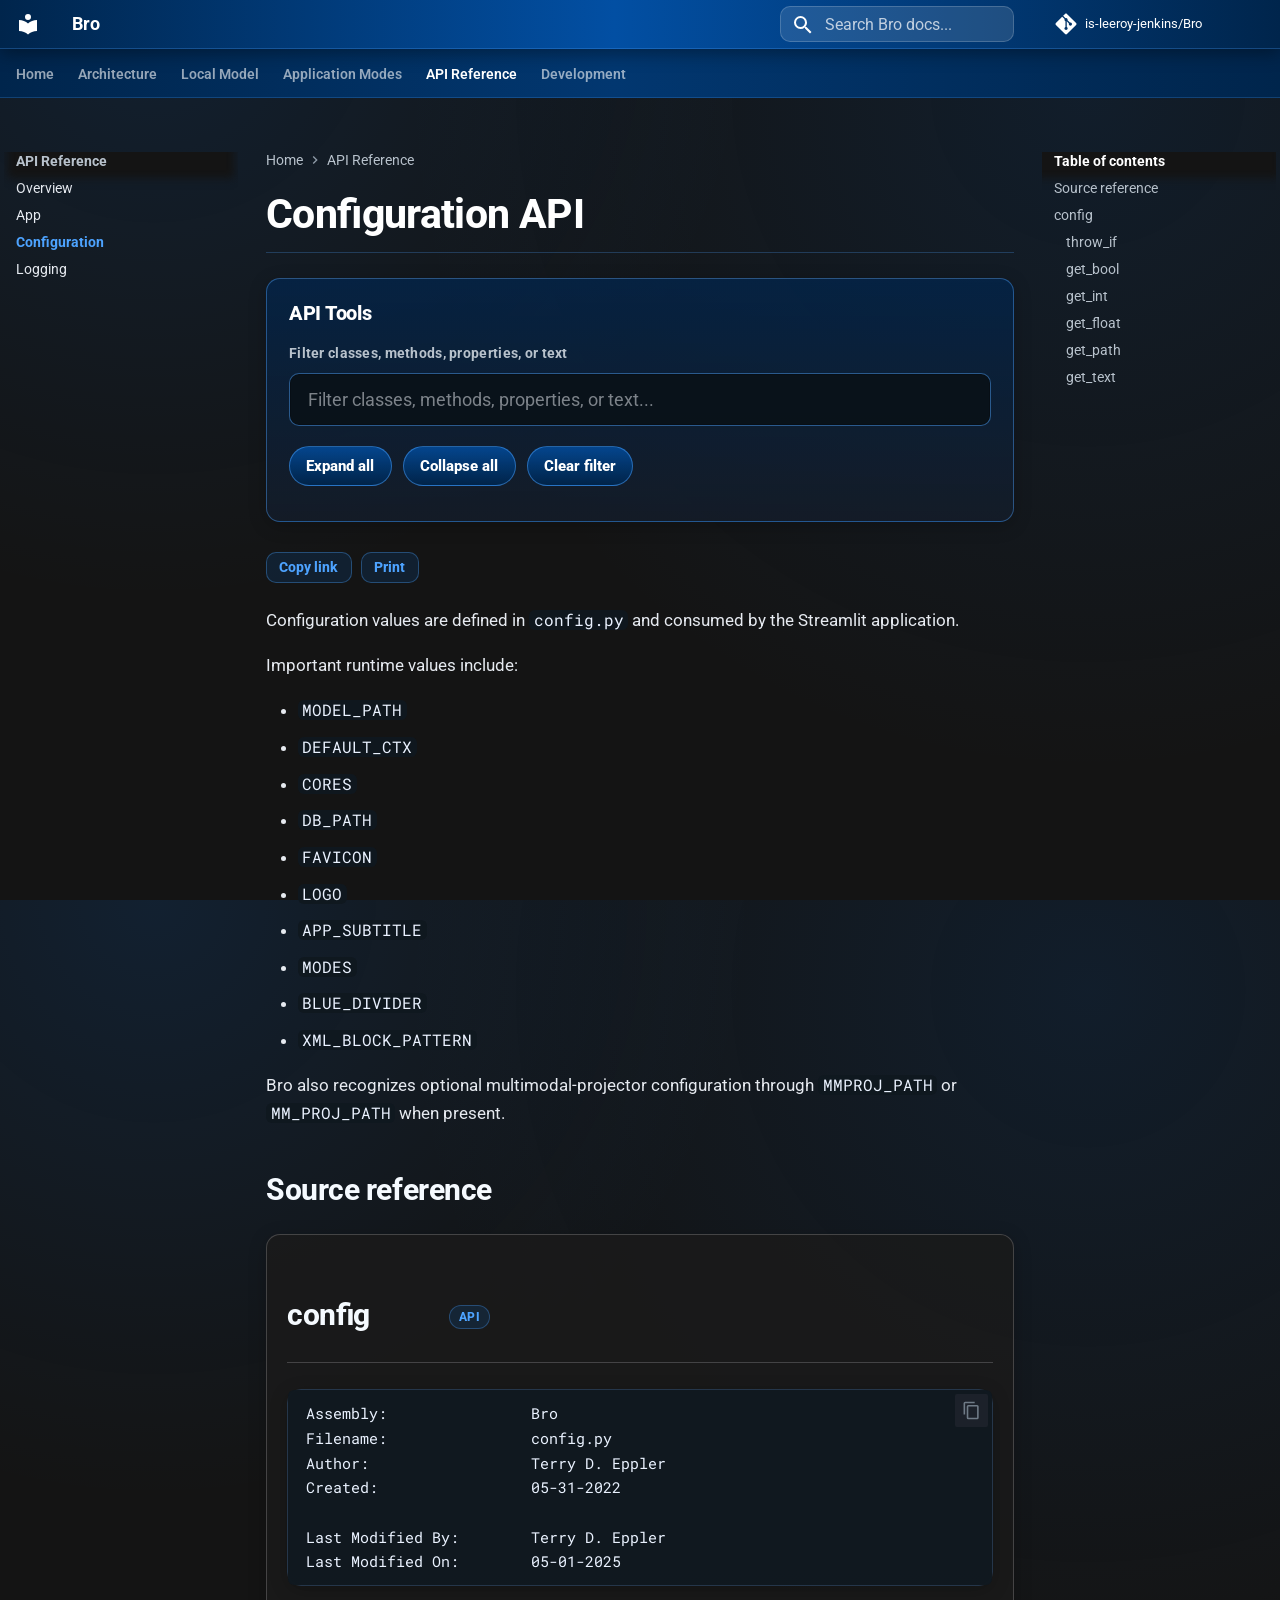
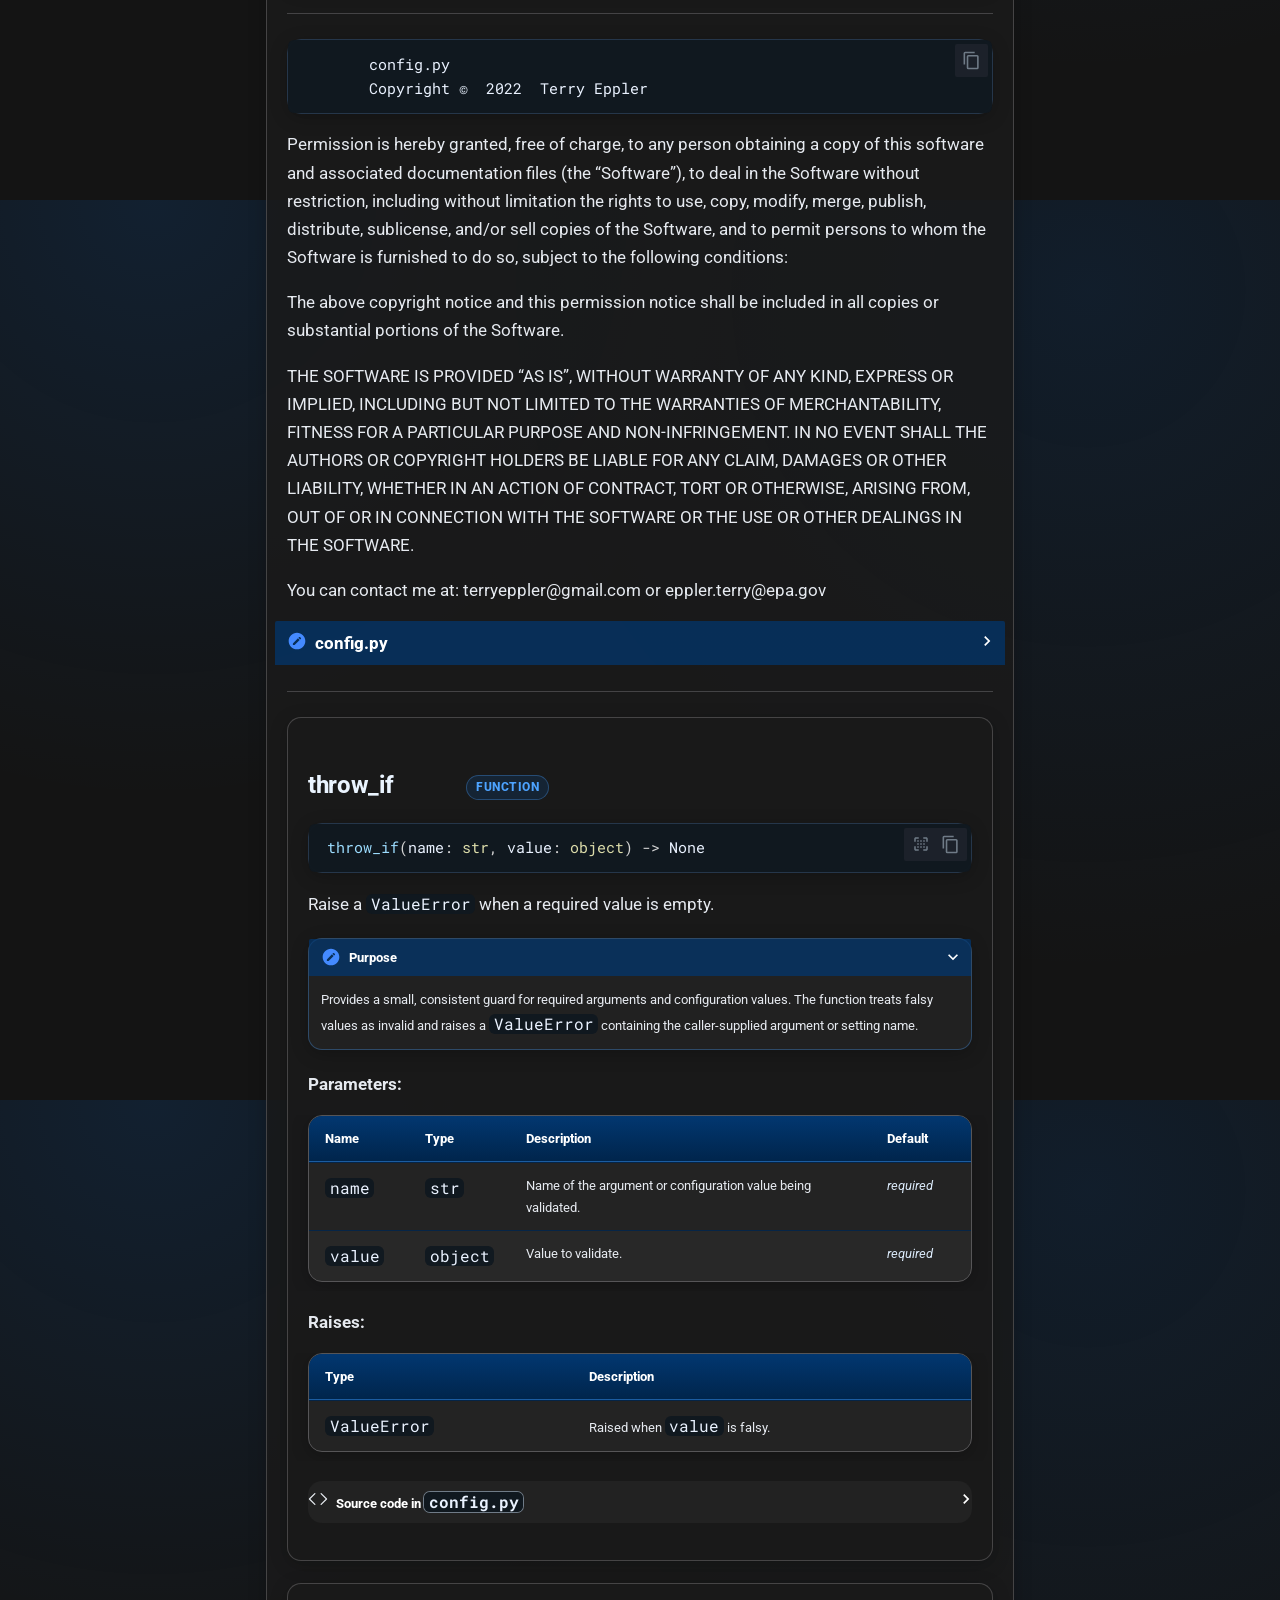
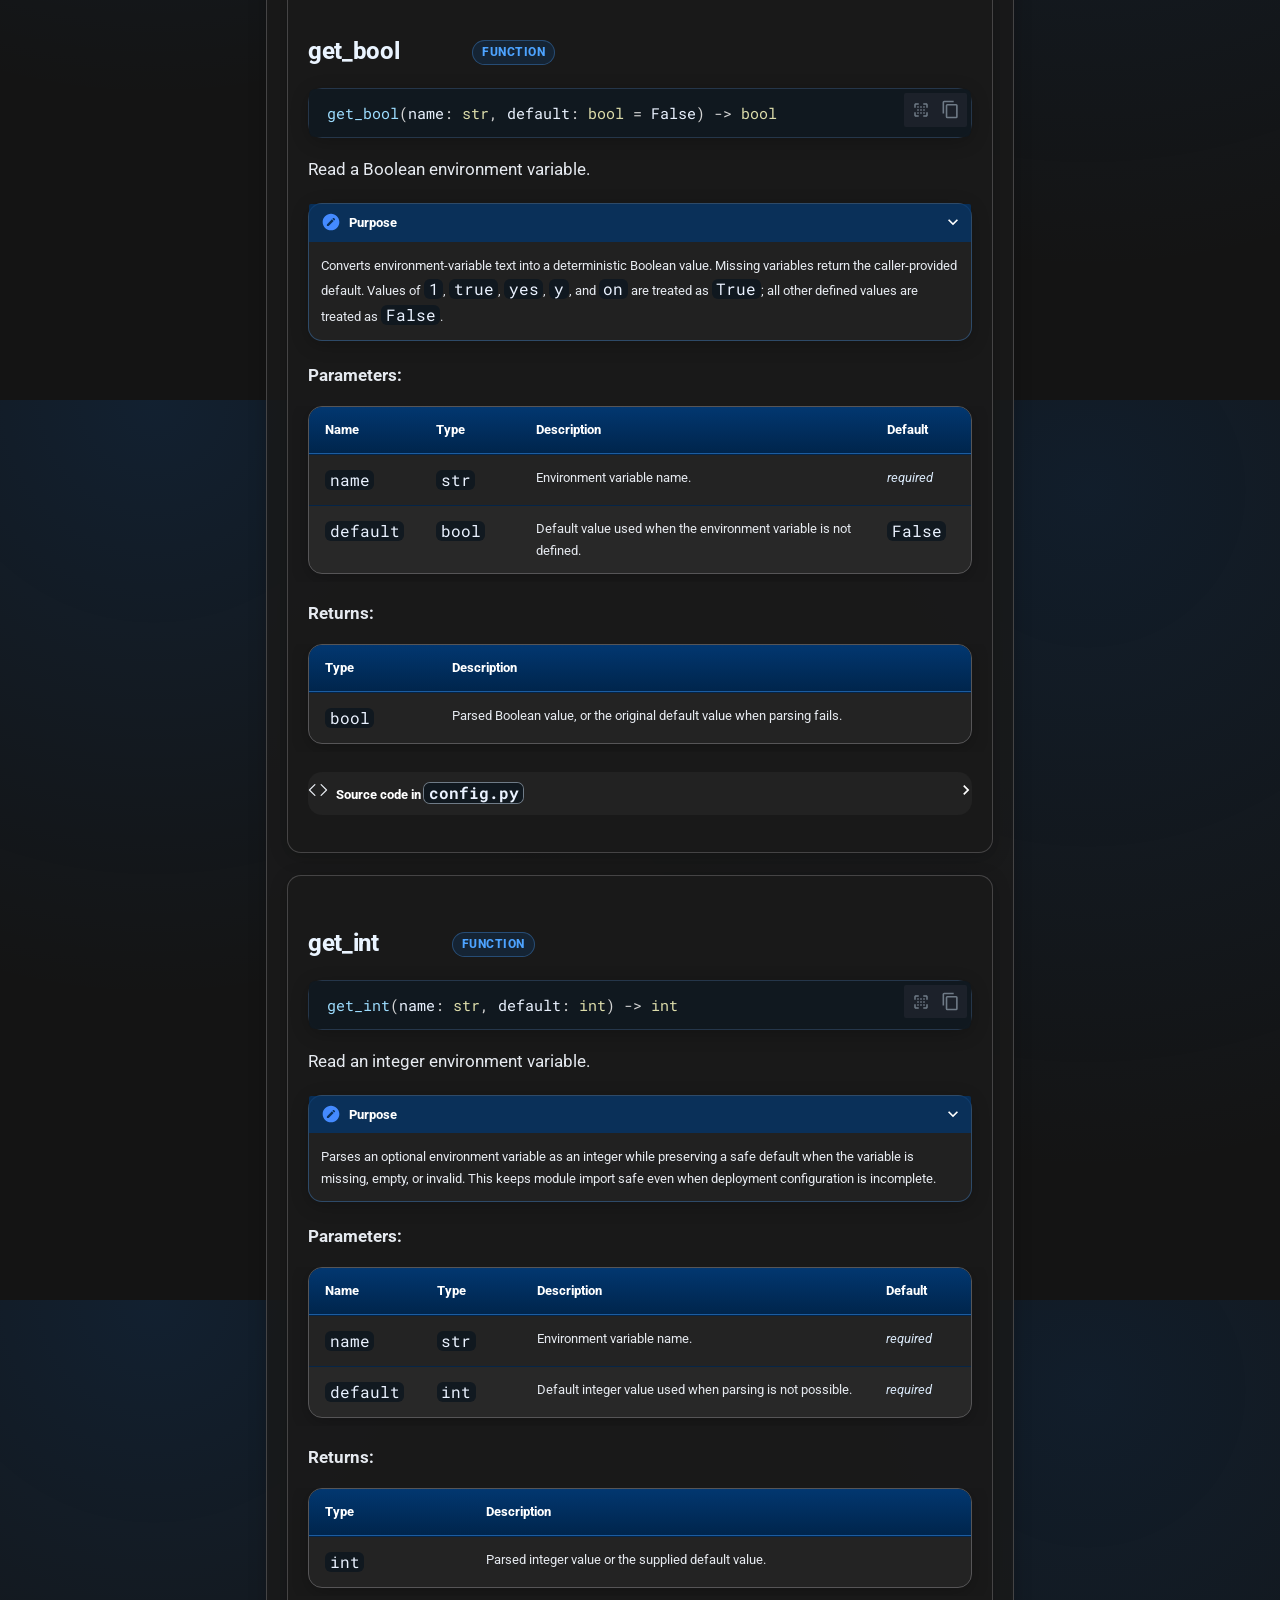
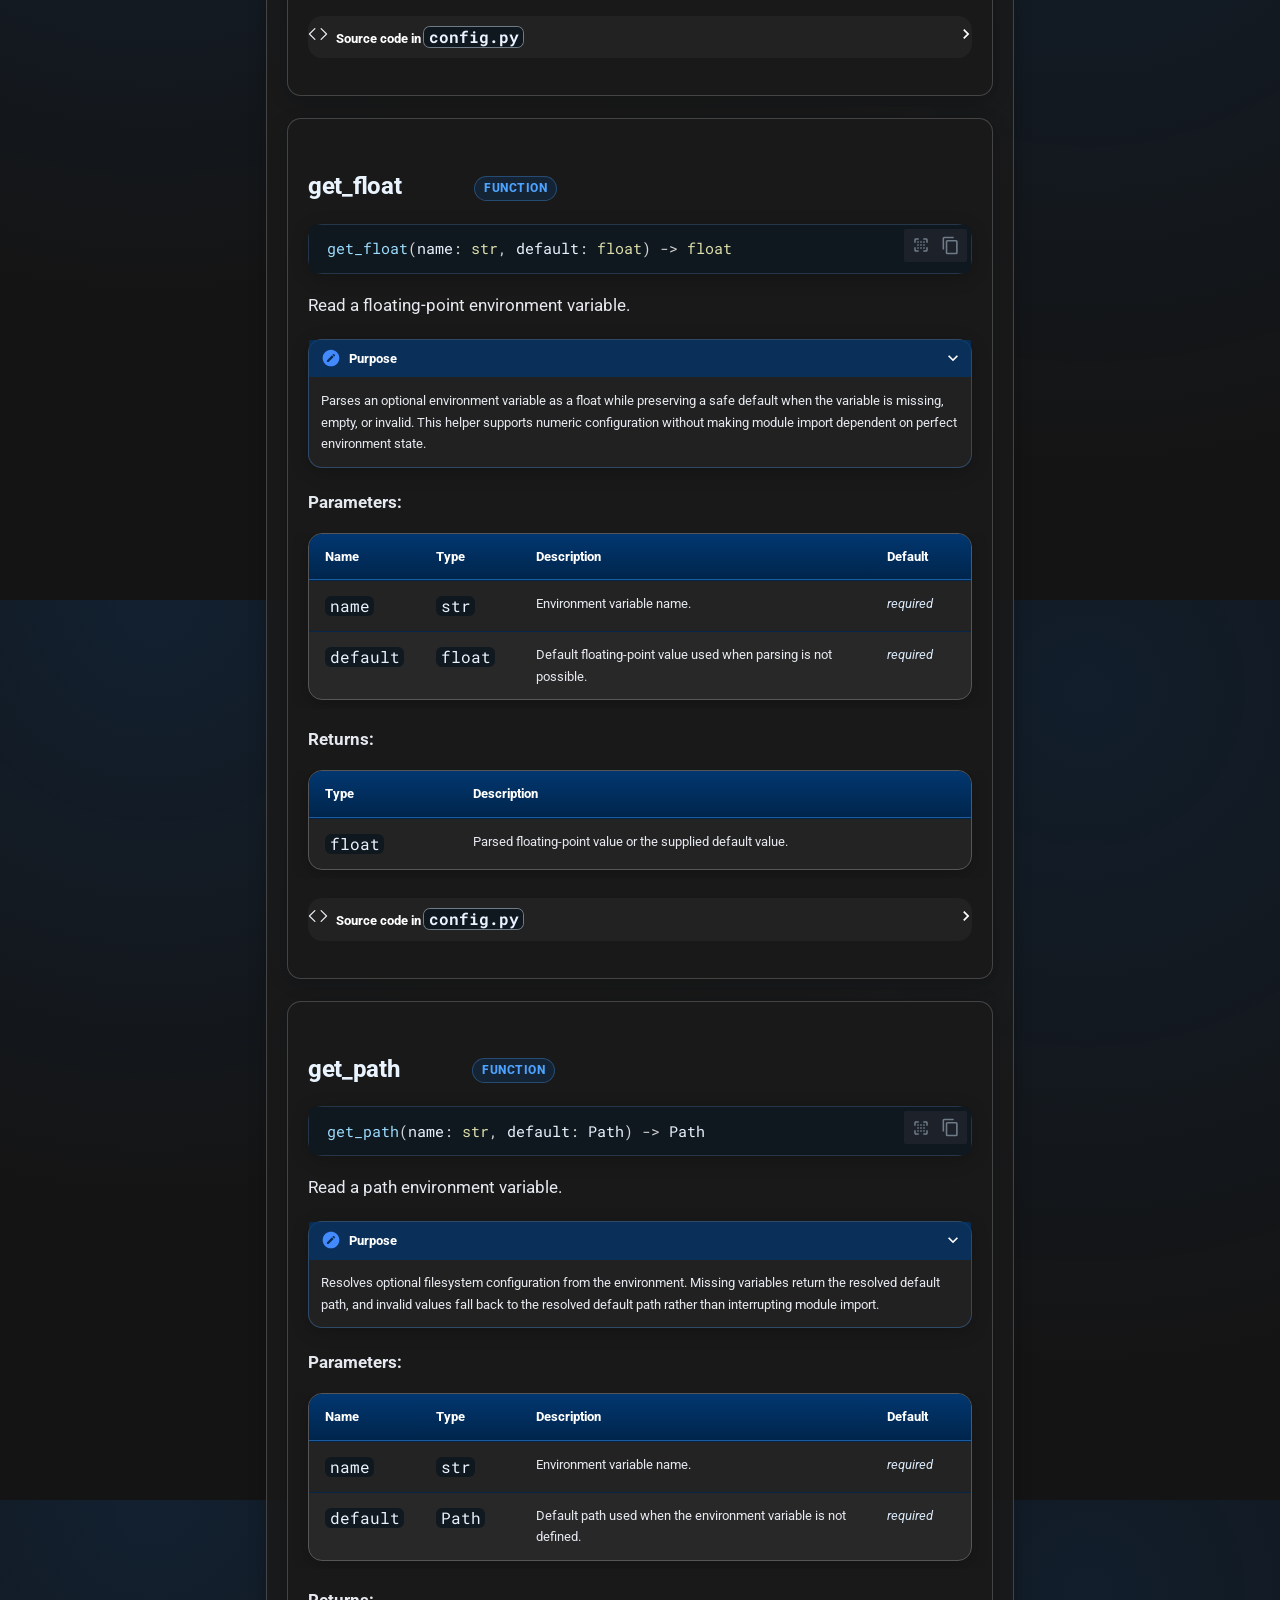
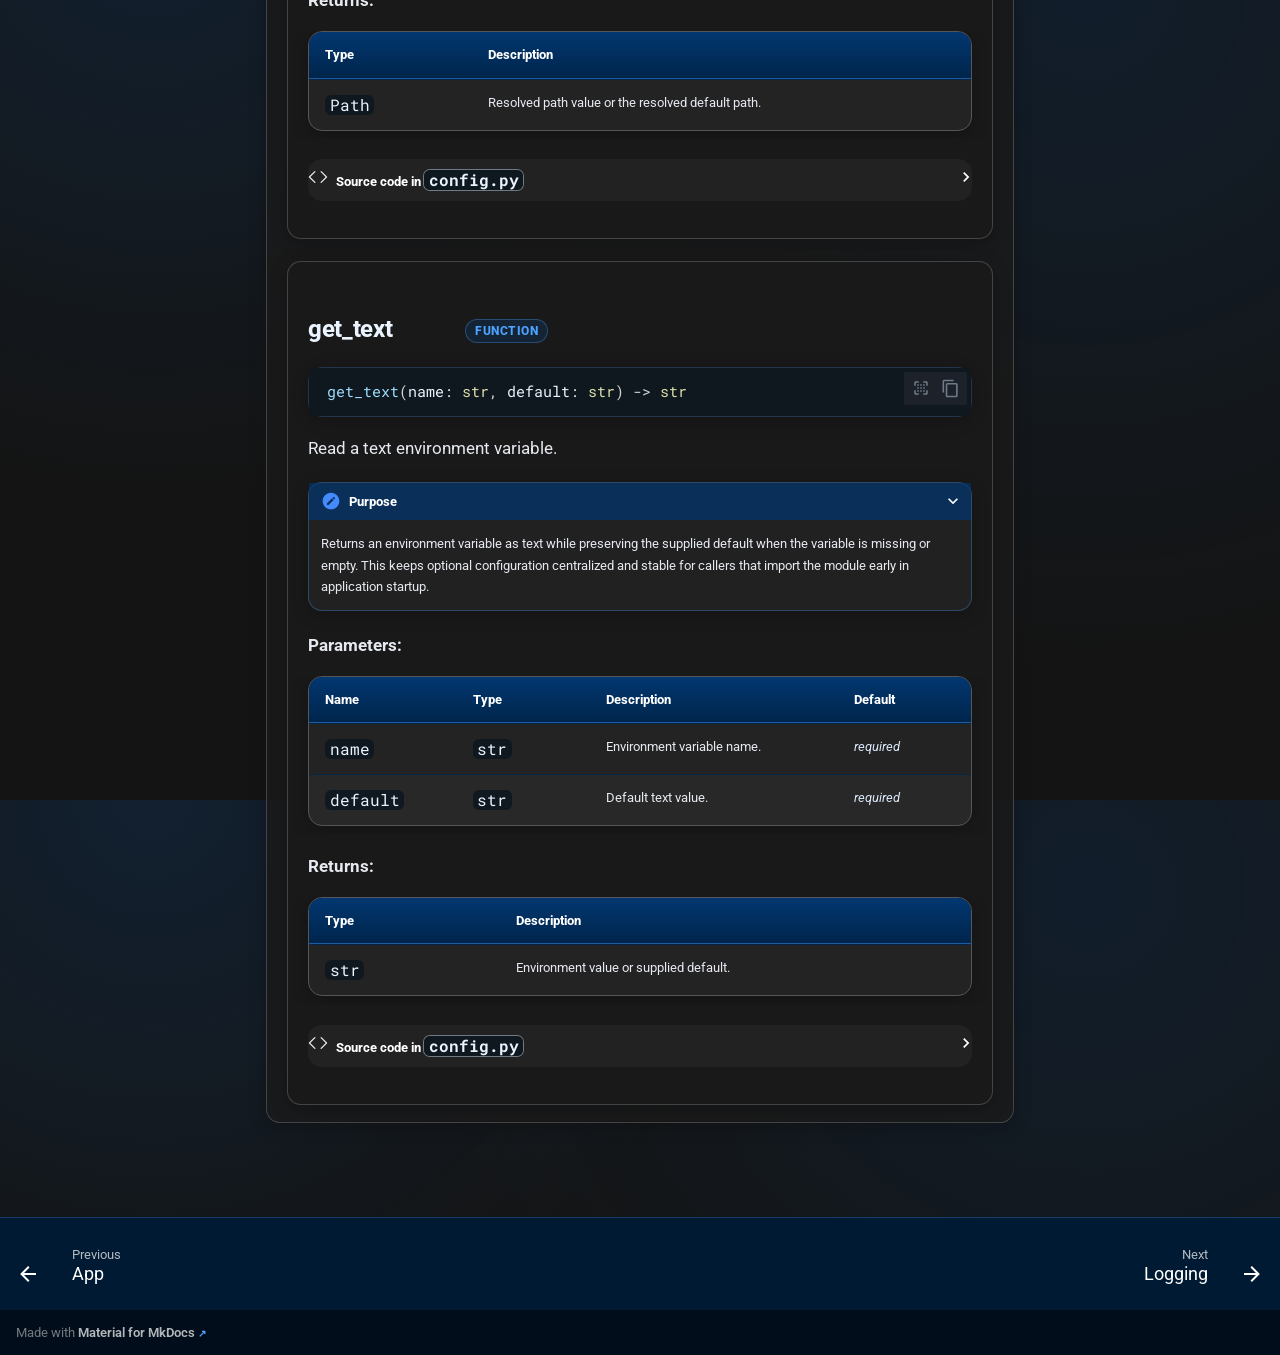
<file: api/config/index.html>
<!doctype html>
<html lang="en" class="no-js">
  <head>
    
      <meta charset="utf-8">
      <meta name="viewport" content="width=device-width,initial-scale=1">
      
        <meta name="description" content="Local-first Gemma 3 text, vision, retrieval, prompt-engineering, semantic-search, and SQLite data-management application.">
      
      
        <meta name="author" content="Terry D. Eppler">
      
      
        <link rel="canonical" href="https://is-leeroy-jenkins.github.io/Bro/api/config/">
      
      
        <link rel="prev" href="../app/">
      
      
        <link rel="next" href="../boogr/">
      
      
        
      
      
      <link rel="icon" href="../../assets/images/favicon.png">
      <meta name="generator" content="mkdocs-1.6.1, mkdocs-material-9.7.6">
    
    
      
        <title>Configuration - Bro</title>
      
    
    
      <link rel="stylesheet" href="../../assets/stylesheets/main.484c7ddc.min.css">
      
        
        <link rel="stylesheet" href="../../assets/stylesheets/palette.ab4e12ef.min.css">
      
      


    
    
      
    
    
      
        
        
        <link rel="preconnect" href="https://fonts.gstatic.com" crossorigin>
        <link rel="stylesheet" href="https://fonts.googleapis.com/css?family=Roboto:300,300i,400,400i,700,700i%7CRoboto+Mono:400,400i,700,700i&display=fallback">
        <style>:root{--md-text-font:"Roboto";--md-code-font:"Roboto Mono"}</style>
      
    
    
      <link rel="stylesheet" href="../../assets/_mkdocstrings.css">
    
      <link rel="stylesheet" href="../../assets/css/bro.css">
    
    <script>__md_scope=new URL("../..",location),__md_hash=e=>[...e].reduce(((e,_)=>(e<<5)-e+_.charCodeAt(0)),0),__md_get=(e,_=localStorage,t=__md_scope)=>JSON.parse(_.getItem(t.pathname+"."+e)),__md_set=(e,_,t=localStorage,a=__md_scope)=>{try{t.setItem(a.pathname+"."+e,JSON.stringify(_))}catch(e){}}</script>
    
      

    
    
  </head>
  
  
    
    
      
    
    
    
    
    <body dir="ltr" data-md-color-scheme="slate" data-md-color-primary="blue" data-md-color-accent="light-blue">
  
    
    <input class="md-toggle" data-md-toggle="drawer" type="checkbox" id="__drawer" autocomplete="off">
    <input class="md-toggle" data-md-toggle="search" type="checkbox" id="__search" autocomplete="off">
    <label class="md-overlay" for="__drawer"></label>
    <div data-md-component="skip">
      
        
        <a href="#configuration-api" class="md-skip">
          Skip to content
        </a>
      
    </div>
    <div data-md-component="announce">
      
    </div>
    
    
      

<header class="md-header" data-md-component="header">
  <nav class="md-header__inner md-grid" aria-label="Header">
    <a href="../.." title="Bro" class="md-header__button md-logo" aria-label="Bro" data-md-component="logo">
      
  
  <svg xmlns="http://www.w3.org/2000/svg" viewBox="0 0 24 24"><path d="M12 8a3 3 0 0 0 3-3 3 3 0 0 0-3-3 3 3 0 0 0-3 3 3 3 0 0 0 3 3m0 3.54C9.64 9.35 6.5 8 3 8v11c3.5 0 6.64 1.35 9 3.54 2.36-2.19 5.5-3.54 9-3.54V8c-3.5 0-6.64 1.35-9 3.54"/></svg>

    </a>
    <label class="md-header__button md-icon" for="__drawer">
      
      <svg xmlns="http://www.w3.org/2000/svg" viewBox="0 0 24 24"><path d="M3 6h18v2H3zm0 5h18v2H3zm0 5h18v2H3z"/></svg>
    </label>
    <div class="md-header__title" data-md-component="header-title">
      <div class="md-header__ellipsis">
        <div class="md-header__topic">
          <span class="md-ellipsis">
            Bro
          </span>
        </div>
        <div class="md-header__topic" data-md-component="header-topic">
          <span class="md-ellipsis">
            
              Configuration
            
          </span>
        </div>
      </div>
    </div>
    
      
        <form class="md-header__option" data-md-component="palette">
  
    
    
    
    <input class="md-option" data-md-color-media="" data-md-color-scheme="slate" data-md-color-primary="blue" data-md-color-accent="light-blue"  aria-hidden="true"  type="radio" name="__palette" id="__palette_0">
    
  
</form>
      
    
    
      <script>var palette=__md_get("__palette");if(palette&&palette.color){if("(prefers-color-scheme)"===palette.color.media){var media=matchMedia("(prefers-color-scheme: light)"),input=document.querySelector(media.matches?"[data-md-color-media='(prefers-color-scheme: light)']":"[data-md-color-media='(prefers-color-scheme: dark)']");palette.color.media=input.getAttribute("data-md-color-media"),palette.color.scheme=input.getAttribute("data-md-color-scheme"),palette.color.primary=input.getAttribute("data-md-color-primary"),palette.color.accent=input.getAttribute("data-md-color-accent")}for(var[key,value]of Object.entries(palette.color))document.body.setAttribute("data-md-color-"+key,value)}</script>
    
    
    
      
      
        <label class="md-header__button md-icon" for="__search">
          
          <svg xmlns="http://www.w3.org/2000/svg" viewBox="0 0 24 24"><path d="M9.5 3A6.5 6.5 0 0 1 16 9.5c0 1.61-.59 3.09-1.56 4.23l.27.27h.79l5 5-1.5 1.5-5-5v-.79l-.27-.27A6.52 6.52 0 0 1 9.5 16 6.5 6.5 0 0 1 3 9.5 6.5 6.5 0 0 1 9.5 3m0 2C7 5 5 7 5 9.5S7 14 9.5 14 14 12 14 9.5 12 5 9.5 5"/></svg>
        </label>
        <div class="md-search" data-md-component="search" role="dialog">
  <label class="md-search__overlay" for="__search"></label>
  <div class="md-search__inner" role="search">
    <form class="md-search__form" name="search">
      <input type="text" class="md-search__input" name="query" aria-label="Search" placeholder="Search" autocapitalize="off" autocorrect="off" autocomplete="off" spellcheck="false" data-md-component="search-query" required>
      <label class="md-search__icon md-icon" for="__search">
        
        <svg xmlns="http://www.w3.org/2000/svg" viewBox="0 0 24 24"><path d="M9.5 3A6.5 6.5 0 0 1 16 9.5c0 1.61-.59 3.09-1.56 4.23l.27.27h.79l5 5-1.5 1.5-5-5v-.79l-.27-.27A6.52 6.52 0 0 1 9.5 16 6.5 6.5 0 0 1 3 9.5 6.5 6.5 0 0 1 9.5 3m0 2C7 5 5 7 5 9.5S7 14 9.5 14 14 12 14 9.5 12 5 9.5 5"/></svg>
        
        <svg xmlns="http://www.w3.org/2000/svg" viewBox="0 0 24 24"><path d="M20 11v2H8l5.5 5.5-1.42 1.42L4.16 12l7.92-7.92L13.5 5.5 8 11z"/></svg>
      </label>
      <nav class="md-search__options" aria-label="Search">
        
          <a href="javascript:void(0)" class="md-search__icon md-icon" title="Share" aria-label="Share" data-clipboard data-clipboard-text="" data-md-component="search-share" tabindex="-1">
            
            <svg xmlns="http://www.w3.org/2000/svg" viewBox="0 0 24 24"><path d="M18 16.08c-.76 0-1.44.3-1.96.77L8.91 12.7c.05-.23.09-.46.09-.7s-.04-.47-.09-.7l7.05-4.11c.54.5 1.25.81 2.04.81a3 3 0 0 0 3-3 3 3 0 0 0-3-3 3 3 0 0 0-3 3c0 .24.04.47.09.7L8.04 9.81C7.5 9.31 6.79 9 6 9a3 3 0 0 0-3 3 3 3 0 0 0 3 3c.79 0 1.5-.31 2.04-.81l7.12 4.15c-.05.21-.08.43-.08.66 0 1.61 1.31 2.91 2.92 2.91s2.92-1.3 2.92-2.91A2.92 2.92 0 0 0 18 16.08"/></svg>
          </a>
        
        <button type="reset" class="md-search__icon md-icon" title="Clear" aria-label="Clear" tabindex="-1">
          
          <svg xmlns="http://www.w3.org/2000/svg" viewBox="0 0 24 24"><path d="M19 6.41 17.59 5 12 10.59 6.41 5 5 6.41 10.59 12 5 17.59 6.41 19 12 13.41 17.59 19 19 17.59 13.41 12z"/></svg>
        </button>
      </nav>
      
        <div class="md-search__suggest" data-md-component="search-suggest"></div>
      
    </form>
    <div class="md-search__output">
      <div class="md-search__scrollwrap" tabindex="0" data-md-scrollfix>
        <div class="md-search-result" data-md-component="search-result">
          <div class="md-search-result__meta">
            Initializing search
          </div>
          <ol class="md-search-result__list" role="presentation"></ol>
        </div>
      </div>
    </div>
  </div>
</div>
      
    
    
      <div class="md-header__source">
        <a href="https://github.com/is-leeroy-jenkins/Bro" title="Go to repository" class="md-source" data-md-component="source">
  <div class="md-source__icon md-icon">
    
    <svg xmlns="http://www.w3.org/2000/svg" viewBox="0 0 448 512"><!--! Font Awesome Free 7.1.0 by @fontawesome - https://fontawesome.com License - https://fontawesome.com/license/free (Icons: CC BY 4.0, Fonts: SIL OFL 1.1, Code: MIT License) Copyright 2025 Fonticons, Inc.--><path d="M439.6 236.1 244 40.5c-5.4-5.5-12.8-8.5-20.4-8.5s-15 3-20.4 8.4L162.5 81l51.5 51.5c27.1-9.1 52.7 16.8 43.4 43.7l49.7 49.7c34.2-11.8 61.2 31 35.5 56.7-26.5 26.5-70.2-2.9-56-37.3L240.3 199v121.9c25.3 12.5 22.3 41.8 9.1 55-6.4 6.4-15.2 10.1-24.3 10.1s-17.8-3.6-24.3-10.1c-17.6-17.6-11.1-46.9 11.2-56v-123c-20.8-8.5-24.6-30.7-18.6-45L142.6 101 8.5 235.1C3 240.6 0 247.9 0 255.5s3 15 8.5 20.4l195.6 195.7c5.4 5.4 12.7 8.4 20.4 8.4s15-3 20.4-8.4l194.7-194.7c5.4-5.4 8.4-12.8 8.4-20.4s-3-15-8.4-20.4"/></svg>
  </div>
  <div class="md-source__repository">
    is-leeroy-jenkins/Bro
  </div>
</a>
      </div>
    
  </nav>
  
</header>
    
    <div class="md-container" data-md-component="container">
      
      
        
          
            
<nav class="md-tabs" aria-label="Tabs" data-md-component="tabs">
  <div class="md-grid">
    <ul class="md-tabs__list">
      
        
  
  
  
  
    <li class="md-tabs__item">
      <a href="../.." class="md-tabs__link">
        
  
  
    
  
  Home

      </a>
    </li>
  

      
        
  
  
  
  
    <li class="md-tabs__item">
      <a href="../../architecture/" class="md-tabs__link">
        
  
  
    
  
  Architecture

      </a>
    </li>
  

      
        
  
  
  
  
    <li class="md-tabs__item">
      <a href="../../local-model/" class="md-tabs__link">
        
  
  
    
  
  Local Model

      </a>
    </li>
  

      
        
  
  
  
  
    
    
      <li class="md-tabs__item">
        <a href="../../text-generation/" class="md-tabs__link">
          
  
  
  Application Modes

        </a>
      </li>
    
  

      
        
  
  
  
    
  
  
    
    
      <li class="md-tabs__item md-tabs__item--active">
        <a href="../" class="md-tabs__link">
          
  
  
  API Reference

        </a>
      </li>
    
  

      
        
  
  
  
  
    <li class="md-tabs__item">
      <a href="../../development/" class="md-tabs__link">
        
  
  
    
  
  Development

      </a>
    </li>
  

      
    </ul>
  </div>
</nav>
          
        
      
      <main class="md-main" data-md-component="main">
        <div class="md-main__inner md-grid">
          
            
              
              <div class="md-sidebar md-sidebar--primary" data-md-component="sidebar" data-md-type="navigation" >
                <div class="md-sidebar__scrollwrap">
                  <div class="md-sidebar__inner">
                    


  


<nav class="md-nav md-nav--primary md-nav--lifted" aria-label="Navigation" data-md-level="0">
  <label class="md-nav__title" for="__drawer">
    <a href="../.." title="Bro" class="md-nav__button md-logo" aria-label="Bro" data-md-component="logo">
      
  
  <svg xmlns="http://www.w3.org/2000/svg" viewBox="0 0 24 24"><path d="M12 8a3 3 0 0 0 3-3 3 3 0 0 0-3-3 3 3 0 0 0-3 3 3 3 0 0 0 3 3m0 3.54C9.64 9.35 6.5 8 3 8v11c3.5 0 6.64 1.35 9 3.54 2.36-2.19 5.5-3.54 9-3.54V8c-3.5 0-6.64 1.35-9 3.54"/></svg>

    </a>
    Bro
  </label>
  
    <div class="md-nav__source">
      <a href="https://github.com/is-leeroy-jenkins/Bro" title="Go to repository" class="md-source" data-md-component="source">
  <div class="md-source__icon md-icon">
    
    <svg xmlns="http://www.w3.org/2000/svg" viewBox="0 0 448 512"><!--! Font Awesome Free 7.1.0 by @fontawesome - https://fontawesome.com License - https://fontawesome.com/license/free (Icons: CC BY 4.0, Fonts: SIL OFL 1.1, Code: MIT License) Copyright 2025 Fonticons, Inc.--><path d="M439.6 236.1 244 40.5c-5.4-5.5-12.8-8.5-20.4-8.5s-15 3-20.4 8.4L162.5 81l51.5 51.5c27.1-9.1 52.7 16.8 43.4 43.7l49.7 49.7c34.2-11.8 61.2 31 35.5 56.7-26.5 26.5-70.2-2.9-56-37.3L240.3 199v121.9c25.3 12.5 22.3 41.8 9.1 55-6.4 6.4-15.2 10.1-24.3 10.1s-17.8-3.6-24.3-10.1c-17.6-17.6-11.1-46.9 11.2-56v-123c-20.8-8.5-24.6-30.7-18.6-45L142.6 101 8.5 235.1C3 240.6 0 247.9 0 255.5s3 15 8.5 20.4l195.6 195.7c5.4 5.4 12.7 8.4 20.4 8.4s15-3 20.4-8.4l194.7-194.7c5.4-5.4 8.4-12.8 8.4-20.4s-3-15-8.4-20.4"/></svg>
  </div>
  <div class="md-source__repository">
    is-leeroy-jenkins/Bro
  </div>
</a>
    </div>
  
  <ul class="md-nav__list" data-md-scrollfix>
    
      
      
  
  
  
  
    <li class="md-nav__item">
      <a href="../.." class="md-nav__link">
        
  
  
  <span class="md-ellipsis">
    
  
    Home
  

    
  </span>
  
  

      </a>
    </li>
  

    
      
      
  
  
  
  
    <li class="md-nav__item">
      <a href="../../architecture/" class="md-nav__link">
        
  
  
  <span class="md-ellipsis">
    
  
    Architecture
  

    
  </span>
  
  

      </a>
    </li>
  

    
      
      
  
  
  
  
    <li class="md-nav__item">
      <a href="../../local-model/" class="md-nav__link">
        
  
  
  <span class="md-ellipsis">
    
  
    Local Model
  

    
  </span>
  
  

      </a>
    </li>
  

    
      
      
  
  
  
  
    
    
    
    
      
      
        
      
    
    
    <li class="md-nav__item md-nav__item--nested">
      
        
        
          
        
        <input class="md-nav__toggle md-toggle md-toggle--indeterminate" type="checkbox" id="__nav_4" >
        
          
          <label class="md-nav__link" for="__nav_4" id="__nav_4_label" tabindex="0">
            
  
  
  <span class="md-ellipsis">
    
  
    Application Modes
  

    
  </span>
  
  

            <span class="md-nav__icon md-icon"></span>
          </label>
        
        <nav class="md-nav" data-md-level="1" aria-labelledby="__nav_4_label" aria-expanded="false">
          <label class="md-nav__title" for="__nav_4">
            <span class="md-nav__icon md-icon"></span>
            
  
    Application Modes
  

          </label>
          <ul class="md-nav__list" data-md-scrollfix>
            
              
                
  
  
  
  
    <li class="md-nav__item">
      <a href="../../text-generation/" class="md-nav__link">
        
  
  
  <span class="md-ellipsis">
    
  
    Text Generation
  

    
  </span>
  
  

      </a>
    </li>
  

              
            
              
                
  
  
  
  
    <li class="md-nav__item">
      <a href="../../image-to-text/" class="md-nav__link">
        
  
  
  <span class="md-ellipsis">
    
  
    Image to Text
  

    
  </span>
  
  

      </a>
    </li>
  

              
            
              
                
  
  
  
  
    <li class="md-nav__item">
      <a href="../../document-qna/" class="md-nav__link">
        
  
  
  <span class="md-ellipsis">
    
  
    Document Q&A
  

    
  </span>
  
  

      </a>
    </li>
  

              
            
              
                
  
  
  
  
    <li class="md-nav__item">
      <a href="../../semantic-search/" class="md-nav__link">
        
  
  
  <span class="md-ellipsis">
    
  
    Semantic Search
  

    
  </span>
  
  

      </a>
    </li>
  

              
            
              
                
  
  
  
  
    <li class="md-nav__item">
      <a href="../../prompt-engineering/" class="md-nav__link">
        
  
  
  <span class="md-ellipsis">
    
  
    Prompt Engineering
  

    
  </span>
  
  

      </a>
    </li>
  

              
            
              
                
  
  
  
  
    <li class="md-nav__item">
      <a href="../../data-management/" class="md-nav__link">
        
  
  
  <span class="md-ellipsis">
    
  
    Data Management
  

    
  </span>
  
  

      </a>
    </li>
  

              
            
          </ul>
        </nav>
      
    </li>
  

    
      
      
  
  
    
  
  
  
    
    
    
    
      
        
        
      
      
        
      
    
    
    <li class="md-nav__item md-nav__item--active md-nav__item--section md-nav__item--nested">
      
        
        
        <input class="md-nav__toggle md-toggle " type="checkbox" id="__nav_5" checked>
        
          
          <label class="md-nav__link" for="__nav_5" id="__nav_5_label" tabindex="">
            
  
  
  <span class="md-ellipsis">
    
  
    API Reference
  

    
  </span>
  
  

            <span class="md-nav__icon md-icon"></span>
          </label>
        
        <nav class="md-nav" data-md-level="1" aria-labelledby="__nav_5_label" aria-expanded="true">
          <label class="md-nav__title" for="__nav_5">
            <span class="md-nav__icon md-icon"></span>
            
  
    API Reference
  

          </label>
          <ul class="md-nav__list" data-md-scrollfix>
            
              
                
  
  
  
  
    <li class="md-nav__item">
      <a href="../" class="md-nav__link">
        
  
  
  <span class="md-ellipsis">
    
  
    Overview
  

    
  </span>
  
  

      </a>
    </li>
  

              
            
              
                
  
  
  
  
    <li class="md-nav__item">
      <a href="../app/" class="md-nav__link">
        
  
  
  <span class="md-ellipsis">
    
  
    App
  

    
  </span>
  
  

      </a>
    </li>
  

              
            
              
                
  
  
    
  
  
  
    <li class="md-nav__item md-nav__item--active">
      
      <input class="md-nav__toggle md-toggle" type="checkbox" id="__toc">
      
      
        
      
      
        <label class="md-nav__link md-nav__link--active" for="__toc">
          
  
  
  <span class="md-ellipsis">
    
  
    Configuration
  

    
  </span>
  
  

          <span class="md-nav__icon md-icon"></span>
        </label>
      
      <a href="./" class="md-nav__link md-nav__link--active">
        
  
  
  <span class="md-ellipsis">
    
  
    Configuration
  

    
  </span>
  
  

      </a>
      
        

<nav class="md-nav md-nav--secondary" aria-label="Table of contents">
  
  
  
    
  
  
    <label class="md-nav__title" for="__toc">
      <span class="md-nav__icon md-icon"></span>
      Table of contents
    </label>
    <ul class="md-nav__list" data-md-component="toc" data-md-scrollfix>
      
        <li class="md-nav__item">
  <a href="#source-reference" class="md-nav__link">
    <span class="md-ellipsis">
      
        Source reference
      
    </span>
  </a>
  
</li>
      
        <li class="md-nav__item">
  <a href="#config" class="md-nav__link">
    <span class="md-ellipsis">
      
        config
      
    </span>
  </a>
  
    <nav class="md-nav" aria-label="config">
      <ul class="md-nav__list">
        
          <li class="md-nav__item">
  <a href="#config.throw_if" class="md-nav__link">
    <span class="md-ellipsis">
      
        throw_if
      
    </span>
  </a>
  
</li>
        
          <li class="md-nav__item">
  <a href="#config.get_bool" class="md-nav__link">
    <span class="md-ellipsis">
      
        get_bool
      
    </span>
  </a>
  
</li>
        
          <li class="md-nav__item">
  <a href="#config.get_int" class="md-nav__link">
    <span class="md-ellipsis">
      
        get_int
      
    </span>
  </a>
  
</li>
        
          <li class="md-nav__item">
  <a href="#config.get_float" class="md-nav__link">
    <span class="md-ellipsis">
      
        get_float
      
    </span>
  </a>
  
</li>
        
          <li class="md-nav__item">
  <a href="#config.get_path" class="md-nav__link">
    <span class="md-ellipsis">
      
        get_path
      
    </span>
  </a>
  
</li>
        
          <li class="md-nav__item">
  <a href="#config.get_text" class="md-nav__link">
    <span class="md-ellipsis">
      
        get_text
      
    </span>
  </a>
  
</li>
        
      </ul>
    </nav>
  
</li>
      
    </ul>
  
</nav>
      
    </li>
  

              
            
              
                
  
  
  
  
    <li class="md-nav__item">
      <a href="../boogr/" class="md-nav__link">
        
  
  
  <span class="md-ellipsis">
    
  
    Logging
  

    
  </span>
  
  

      </a>
    </li>
  

              
            
          </ul>
        </nav>
      
    </li>
  

    
      
      
  
  
  
  
    <li class="md-nav__item">
      <a href="../../development/" class="md-nav__link">
        
  
  
  <span class="md-ellipsis">
    
  
    Development
  

    
  </span>
  
  

      </a>
    </li>
  

    
  </ul>
</nav>
                  </div>
                </div>
              </div>
            
            
              
              <div class="md-sidebar md-sidebar--secondary" data-md-component="sidebar" data-md-type="toc" >
                <div class="md-sidebar__scrollwrap">
                  <div class="md-sidebar__inner">
                    

<nav class="md-nav md-nav--secondary" aria-label="Table of contents">
  
  
  
    
  
  
    <label class="md-nav__title" for="__toc">
      <span class="md-nav__icon md-icon"></span>
      Table of contents
    </label>
    <ul class="md-nav__list" data-md-component="toc" data-md-scrollfix>
      
        <li class="md-nav__item">
  <a href="#source-reference" class="md-nav__link">
    <span class="md-ellipsis">
      
        Source reference
      
    </span>
  </a>
  
</li>
      
        <li class="md-nav__item">
  <a href="#config" class="md-nav__link">
    <span class="md-ellipsis">
      
        config
      
    </span>
  </a>
  
    <nav class="md-nav" aria-label="config">
      <ul class="md-nav__list">
        
          <li class="md-nav__item">
  <a href="#config.throw_if" class="md-nav__link">
    <span class="md-ellipsis">
      
        throw_if
      
    </span>
  </a>
  
</li>
        
          <li class="md-nav__item">
  <a href="#config.get_bool" class="md-nav__link">
    <span class="md-ellipsis">
      
        get_bool
      
    </span>
  </a>
  
</li>
        
          <li class="md-nav__item">
  <a href="#config.get_int" class="md-nav__link">
    <span class="md-ellipsis">
      
        get_int
      
    </span>
  </a>
  
</li>
        
          <li class="md-nav__item">
  <a href="#config.get_float" class="md-nav__link">
    <span class="md-ellipsis">
      
        get_float
      
    </span>
  </a>
  
</li>
        
          <li class="md-nav__item">
  <a href="#config.get_path" class="md-nav__link">
    <span class="md-ellipsis">
      
        get_path
      
    </span>
  </a>
  
</li>
        
          <li class="md-nav__item">
  <a href="#config.get_text" class="md-nav__link">
    <span class="md-ellipsis">
      
        get_text
      
    </span>
  </a>
  
</li>
        
      </ul>
    </nav>
  
</li>
      
    </ul>
  
</nav>
                  </div>
                </div>
              </div>
            
          
          
            <div class="md-content" data-md-component="content">
              
                



  


  <nav class="md-path" aria-label="Navigation" >
    <ol class="md-path__list">
      
        
  
  
    <li class="md-path__item">
      <a href="../.." class="md-path__link">
        
  <span class="md-ellipsis">
    Home
  </span>

      </a>
    </li>
  

      
      
        
  
  
    
    
      <li class="md-path__item">
        <a href="../" class="md-path__link">
          
  <span class="md-ellipsis">
    API Reference
  </span>

        </a>
      </li>
    
  

      
    </ol>
  </nav>

              
              <article class="md-content__inner md-typeset">
                
                  


  
  


<h1 id="configuration-api">Configuration API<a class="headerlink" href="#configuration-api" title="Permanent link">&para;</a></h1>
<p>Configuration values are defined in <code>config.py</code> and consumed by the Streamlit application.</p>
<p>Important runtime values include:</p>
<ul>
<li><code>MODEL_PATH</code></li>
<li><code>DEFAULT_CTX</code></li>
<li><code>CORES</code></li>
<li><code>DB_PATH</code></li>
<li><code>FAVICON</code></li>
<li><code>LOGO</code></li>
<li><code>APP_SUBTITLE</code></li>
<li><code>MODES</code></li>
<li><code>BLUE_DIVIDER</code></li>
<li><code>XML_BLOCK_PATTERN</code></li>
</ul>
<p>Bro also recognizes optional multimodal-projector configuration through <code>MMPROJ_PATH</code> or
<code>MM_PROJ_PATH</code> when present.</p>
<h2 id="source-reference">Source reference<a class="headerlink" href="#source-reference" title="Permanent link">&para;</a></h2>


<div class="doc doc-object doc-module">



<h2 id="config" class="doc doc-heading">
            <span class="doc doc-object-name doc-module-name">config</span>


<a href="#config" class="headerlink" title="Permanent link">&para;</a></h2>

    <div class="doc doc-contents first">

        <hr />
<div class="language-text highlight"><pre><span></span><code>Assembly:                Bro
Filename:                config.py
Author:                  Terry D. Eppler
Created:                 05-31-2022

Last Modified By:        Terry D. Eppler
Last Modified On:        05-01-2025
</code></pre></div>
<hr />
<p><copyright file="config.py" company="Terry D. Eppler"></p>
<div class="language-text highlight"><pre><span></span><code>       config.py
       Copyright ©  2022  Terry Eppler
</code></pre></div>
<p>Permission is hereby granted, free of charge, to any person obtaining a copy
   of this software and associated documentation files (the “Software”),
   to deal in the Software without restriction,
   including without limitation the rights to use,
   copy, modify, merge, publish, distribute, sublicense,
   and/or sell copies of the Software,
   and to permit persons to whom the Software is furnished to do so,
   subject to the following conditions:</p>
<p>The above copyright notice and this permission notice shall be included in all
   copies or substantial portions of the Software.</p>
<p>THE SOFTWARE IS PROVIDED “AS IS”, WITHOUT WARRANTY OF ANY KIND, EXPRESS OR IMPLIED,
   INCLUDING BUT NOT LIMITED TO THE WARRANTIES OF MERCHANTABILITY,
   FITNESS FOR A PARTICULAR PURPOSE AND NON-INFRINGEMENT.
   IN NO EVENT SHALL THE AUTHORS OR COPYRIGHT HOLDERS BE LIABLE FOR ANY CLAIM,
   DAMAGES OR OTHER LIABILITY, WHETHER IN AN ACTION OF CONTRACT, TORT OR OTHERWISE,
   ARISING FROM, OUT OF OR IN CONNECTION WITH THE SOFTWARE OR THE USE OR OTHER
   DEALINGS IN THE SOFTWARE.</p>
<p>You can contact me at:  terryeppler@gmail.com or eppler.terry@epa.gov</p>
<p></copyright></p>
<summary>
  config.py
</summary>
<hr />










<div class="doc doc-children">










<div class="doc doc-object doc-function">


<h3 id="config.throw_if" class="doc doc-heading">
            <span class="doc doc-object-name doc-function-name">throw_if</span>


<a href="#config.throw_if" class="headerlink" title="Permanent link">&para;</a></h3>
<div class="language-python doc-signature highlight"><pre><span></span><code><span id="__span-0-1"><a id="__codelineno-0-1" name="__codelineno-0-1" href="#__codelineno-0-1"></a><span class="nf">throw_if</span><span class="p">(</span><span class="n">name</span><span class="p">:</span> <span class="nb">str</span><span class="p">,</span> <span class="n">value</span><span class="p">:</span> <span class="nb">object</span><span class="p">)</span> <span class="o">-&gt;</span> <span class="kc">None</span>
</span></code></pre></div>

    <div class="doc doc-contents ">

        <p>Raise a <code>ValueError</code> when a required value is empty.</p>


<details class="purpose" open>
  <summary>Purpose</summary>
  <p>Provides a small, consistent guard for required arguments and configuration values. The
function treats falsy values as invalid and raises a <code>ValueError</code> containing the
caller-supplied argument or setting name.</p>
</details>

<p><span class="doc-section-title">Parameters:</span></p>
    <table>
      <thead>
        <tr>
          <th>Name</th>
          <th>Type</th>
          <th>Description</th>
          <th>Default</th>
        </tr>
      </thead>
      <tbody>
          <tr class="doc-section-item">
            <td>
                <code>name</code>
            </td>
            <td>
                  <code><span title="str">str</span></code>
            </td>
            <td>
              <div class="doc-md-description">
                <p>Name of the argument or configuration value being validated.</p>
              </div>
            </td>
            <td>
                <em>required</em>
            </td>
          </tr>
          <tr class="doc-section-item">
            <td>
                <code>value</code>
            </td>
            <td>
                  <code><span title="object">object</span></code>
            </td>
            <td>
              <div class="doc-md-description">
                <p>Value to validate.</p>
              </div>
            </td>
            <td>
                <em>required</em>
            </td>
          </tr>
      </tbody>
    </table>


<p><span class="doc-section-title">Raises:</span></p>
    <table>
      <thead>
        <tr>
          <th>Type</th>
          <th>Description</th>
        </tr>
      </thead>
      <tbody>
          <tr class="doc-section-item">
            <td>
                  <code><span title="ValueError">ValueError</span></code>
            </td>
            <td>
              <div class="doc-md-description">
                <p>Raised when <code>value</code> is falsy.</p>
              </div>
            </td>
          </tr>
      </tbody>
    </table>


            <details class="mkdocstrings-source">
              <summary>Source code in <code>config.py</code></summary>
              <div class="language-python highlight"><table class="highlighttable"><tr><td class="linenos"><div class="linenodiv"><pre><span></span><span class="normal"><a href="#__codelineno-0-51">51</a></span>
<span class="normal"><a href="#__codelineno-0-52">52</a></span>
<span class="normal"><a href="#__codelineno-0-53">53</a></span>
<span class="normal"><a href="#__codelineno-0-54">54</a></span>
<span class="normal"><a href="#__codelineno-0-55">55</a></span>
<span class="normal"><a href="#__codelineno-0-56">56</a></span>
<span class="normal"><a href="#__codelineno-0-57">57</a></span>
<span class="normal"><a href="#__codelineno-0-58">58</a></span>
<span class="normal"><a href="#__codelineno-0-59">59</a></span>
<span class="normal"><a href="#__codelineno-0-60">60</a></span>
<span class="normal"><a href="#__codelineno-0-61">61</a></span>
<span class="normal"><a href="#__codelineno-0-62">62</a></span>
<span class="normal"><a href="#__codelineno-0-63">63</a></span>
<span class="normal"><a href="#__codelineno-0-64">64</a></span>
<span class="normal"><a href="#__codelineno-0-65">65</a></span>
<span class="normal"><a href="#__codelineno-0-66">66</a></span>
<span class="normal"><a href="#__codelineno-0-67">67</a></span></pre></div></td><td class="code"><div><pre><span></span><code><span id="__span-0-51"><a id="__codelineno-0-51" name="__codelineno-0-51"></a><span class="k">def</span><span class="w"> </span><span class="nf">throw_if</span><span class="p">(</span> <span class="n">name</span><span class="p">:</span> <span class="nb">str</span><span class="p">,</span> <span class="n">value</span><span class="p">:</span> <span class="nb">object</span> <span class="p">)</span> <span class="o">-&gt;</span> <span class="kc">None</span><span class="p">:</span>
</span><span id="__span-0-52"><a id="__codelineno-0-52" name="__codelineno-0-52"></a><span class="w">	</span><span class="sd">&quot;&quot;&quot;Raise a ``ValueError`` when a required value is empty.</span>
</span><span id="__span-0-53"><a id="__codelineno-0-53" name="__codelineno-0-53"></a>
</span><span id="__span-0-54"><a id="__codelineno-0-54" name="__codelineno-0-54"></a><span class="sd">	Purpose:</span>
</span><span id="__span-0-55"><a id="__codelineno-0-55" name="__codelineno-0-55"></a><span class="sd">		Provides a small, consistent guard for required arguments and configuration values. The</span>
</span><span id="__span-0-56"><a id="__codelineno-0-56" name="__codelineno-0-56"></a><span class="sd">		function treats falsy values as invalid and raises a ``ValueError`` containing the</span>
</span><span id="__span-0-57"><a id="__codelineno-0-57" name="__codelineno-0-57"></a><span class="sd">		caller-supplied argument or setting name.</span>
</span><span id="__span-0-58"><a id="__codelineno-0-58" name="__codelineno-0-58"></a>
</span><span id="__span-0-59"><a id="__codelineno-0-59" name="__codelineno-0-59"></a><span class="sd">	Args:</span>
</span><span id="__span-0-60"><a id="__codelineno-0-60" name="__codelineno-0-60"></a><span class="sd">		name (str): Name of the argument or configuration value being validated.</span>
</span><span id="__span-0-61"><a id="__codelineno-0-61" name="__codelineno-0-61"></a><span class="sd">		value (object): Value to validate.</span>
</span><span id="__span-0-62"><a id="__codelineno-0-62" name="__codelineno-0-62"></a>
</span><span id="__span-0-63"><a id="__codelineno-0-63" name="__codelineno-0-63"></a><span class="sd">	Raises:</span>
</span><span id="__span-0-64"><a id="__codelineno-0-64" name="__codelineno-0-64"></a><span class="sd">		ValueError: Raised when ``value`` is falsy.</span>
</span><span id="__span-0-65"><a id="__codelineno-0-65" name="__codelineno-0-65"></a><span class="sd">	&quot;&quot;&quot;</span>
</span><span id="__span-0-66"><a id="__codelineno-0-66" name="__codelineno-0-66"></a>	<span class="k">if</span> <span class="ow">not</span> <span class="n">value</span><span class="p">:</span>
</span><span id="__span-0-67"><a id="__codelineno-0-67" name="__codelineno-0-67"></a>		<span class="k">raise</span> <span class="ne">ValueError</span><span class="p">(</span> <span class="sa">f</span><span class="s1">&#39;Argument &quot;</span><span class="si">{</span><span class="n">name</span><span class="si">}</span><span class="s1">&quot; cannot be empty!&#39;</span> <span class="p">)</span>
</span></code></pre></div></td></tr></table></div>
            </details>
    </div>

</div>

<div class="doc doc-object doc-function">


<h3 id="config.get_bool" class="doc doc-heading">
            <span class="doc doc-object-name doc-function-name">get_bool</span>


<a href="#config.get_bool" class="headerlink" title="Permanent link">&para;</a></h3>
<div class="language-python doc-signature highlight"><pre><span></span><code><span id="__span-0-1"><a id="__codelineno-0-1" name="__codelineno-0-1" href="#__codelineno-0-1"></a><span class="nf">get_bool</span><span class="p">(</span><span class="n">name</span><span class="p">:</span> <span class="nb">str</span><span class="p">,</span> <span class="n">default</span><span class="p">:</span> <span class="nb">bool</span> <span class="o">=</span> <span class="kc">False</span><span class="p">)</span> <span class="o">-&gt;</span> <span class="nb">bool</span>
</span></code></pre></div>

    <div class="doc doc-contents ">

        <p>Read a Boolean environment variable.</p>


<details class="purpose" open>
  <summary>Purpose</summary>
  <p>Converts environment-variable text into a deterministic Boolean value. Missing
variables return the caller-provided default. Values of <code>1</code>, <code>true</code>, <code>yes</code>,
<code>y</code>, and <code>on</code> are treated as <code>True</code>; all other defined values are treated as
<code>False</code>.</p>
</details>

<p><span class="doc-section-title">Parameters:</span></p>
    <table>
      <thead>
        <tr>
          <th>Name</th>
          <th>Type</th>
          <th>Description</th>
          <th>Default</th>
        </tr>
      </thead>
      <tbody>
          <tr class="doc-section-item">
            <td>
                <code>name</code>
            </td>
            <td>
                  <code><span title="str">str</span></code>
            </td>
            <td>
              <div class="doc-md-description">
                <p>Environment variable name.</p>
              </div>
            </td>
            <td>
                <em>required</em>
            </td>
          </tr>
          <tr class="doc-section-item">
            <td>
                <code>default</code>
            </td>
            <td>
                  <code><span title="bool">bool</span></code>
            </td>
            <td>
              <div class="doc-md-description">
                <p>Default value used when the environment variable is not defined.</p>
              </div>
            </td>
            <td>
                  <code>False</code>
            </td>
          </tr>
      </tbody>
    </table>


    <p><span class="doc-section-title">Returns:</span></p>
    <table>
      <thead>
        <tr>
          <th>Type</th>
          <th>Description</th>
        </tr>
      </thead>
      <tbody>
          <tr class="doc-section-item">
            <td>
                  <code><span title="bool">bool</span></code>
            </td>
            <td>
              <div class="doc-md-description">
                <p>Parsed Boolean value, or the original default value when parsing fails.</p>
              </div>
            </td>
          </tr>
      </tbody>
    </table>


            <details class="mkdocstrings-source">
              <summary>Source code in <code>config.py</code></summary>
              <div class="language-python highlight"><table class="highlighttable"><tr><td class="linenos"><div class="linenodiv"><pre><span></span><span class="normal"><a href="#__codelineno-0-69">69</a></span>
<span class="normal"><a href="#__codelineno-0-70">70</a></span>
<span class="normal"><a href="#__codelineno-0-71">71</a></span>
<span class="normal"><a href="#__codelineno-0-72">72</a></span>
<span class="normal"><a href="#__codelineno-0-73">73</a></span>
<span class="normal"><a href="#__codelineno-0-74">74</a></span>
<span class="normal"><a href="#__codelineno-0-75">75</a></span>
<span class="normal"><a href="#__codelineno-0-76">76</a></span>
<span class="normal"><a href="#__codelineno-0-77">77</a></span>
<span class="normal"><a href="#__codelineno-0-78">78</a></span>
<span class="normal"><a href="#__codelineno-0-79">79</a></span>
<span class="normal"><a href="#__codelineno-0-80">80</a></span>
<span class="normal"><a href="#__codelineno-0-81">81</a></span>
<span class="normal"><a href="#__codelineno-0-82">82</a></span>
<span class="normal"><a href="#__codelineno-0-83">83</a></span>
<span class="normal"><a href="#__codelineno-0-84">84</a></span>
<span class="normal"><a href="#__codelineno-0-85">85</a></span>
<span class="normal"><a href="#__codelineno-0-86">86</a></span>
<span class="normal"><a href="#__codelineno-0-87">87</a></span>
<span class="normal"><a href="#__codelineno-0-88">88</a></span>
<span class="normal"><a href="#__codelineno-0-89">89</a></span>
<span class="normal"><a href="#__codelineno-0-90">90</a></span>
<span class="normal"><a href="#__codelineno-0-91">91</a></span>
<span class="normal"><a href="#__codelineno-0-92">92</a></span>
<span class="normal"><a href="#__codelineno-0-93">93</a></span>
<span class="normal"><a href="#__codelineno-0-94">94</a></span>
<span class="normal"><a href="#__codelineno-0-95">95</a></span>
<span class="normal"><a href="#__codelineno-0-96">96</a></span></pre></div></td><td class="code"><div><pre><span></span><code><span id="__span-0-69"><a id="__codelineno-0-69" name="__codelineno-0-69"></a><span class="k">def</span><span class="w"> </span><span class="nf">get_bool</span><span class="p">(</span> <span class="n">name</span><span class="p">:</span> <span class="nb">str</span><span class="p">,</span> <span class="n">default</span><span class="p">:</span> <span class="nb">bool</span> <span class="o">=</span> <span class="kc">False</span> <span class="p">)</span> <span class="o">-&gt;</span> <span class="nb">bool</span><span class="p">:</span>
</span><span id="__span-0-70"><a id="__codelineno-0-70" name="__codelineno-0-70"></a><span class="w">	</span><span class="sd">&quot;&quot;&quot;Read a Boolean environment variable.</span>
</span><span id="__span-0-71"><a id="__codelineno-0-71" name="__codelineno-0-71"></a>
</span><span id="__span-0-72"><a id="__codelineno-0-72" name="__codelineno-0-72"></a><span class="sd">	Purpose:</span>
</span><span id="__span-0-73"><a id="__codelineno-0-73" name="__codelineno-0-73"></a><span class="sd">		Converts environment-variable text into a deterministic Boolean value. Missing</span>
</span><span id="__span-0-74"><a id="__codelineno-0-74" name="__codelineno-0-74"></a><span class="sd">		variables return the caller-provided default. Values of ``1``, ``true``, ``yes``,</span>
</span><span id="__span-0-75"><a id="__codelineno-0-75" name="__codelineno-0-75"></a><span class="sd">		``y``, and ``on`` are treated as ``True``; all other defined values are treated as</span>
</span><span id="__span-0-76"><a id="__codelineno-0-76" name="__codelineno-0-76"></a><span class="sd">		``False``.</span>
</span><span id="__span-0-77"><a id="__codelineno-0-77" name="__codelineno-0-77"></a>
</span><span id="__span-0-78"><a id="__codelineno-0-78" name="__codelineno-0-78"></a><span class="sd">	Args:</span>
</span><span id="__span-0-79"><a id="__codelineno-0-79" name="__codelineno-0-79"></a><span class="sd">		name (str): Environment variable name.</span>
</span><span id="__span-0-80"><a id="__codelineno-0-80" name="__codelineno-0-80"></a><span class="sd">		default (bool): Default value used when the environment variable is not defined.</span>
</span><span id="__span-0-81"><a id="__codelineno-0-81" name="__codelineno-0-81"></a>
</span><span id="__span-0-82"><a id="__codelineno-0-82" name="__codelineno-0-82"></a><span class="sd">	Returns:</span>
</span><span id="__span-0-83"><a id="__codelineno-0-83" name="__codelineno-0-83"></a><span class="sd">		Parsed Boolean value, or the original default value when parsing fails.</span>
</span><span id="__span-0-84"><a id="__codelineno-0-84" name="__codelineno-0-84"></a><span class="sd">	&quot;&quot;&quot;</span>
</span><span id="__span-0-85"><a id="__codelineno-0-85" name="__codelineno-0-85"></a>	<span class="k">try</span><span class="p">:</span>
</span><span id="__span-0-86"><a id="__codelineno-0-86" name="__codelineno-0-86"></a>		<span class="n">throw_if</span><span class="p">(</span> <span class="s1">&#39;name&#39;</span><span class="p">,</span> <span class="n">name</span> <span class="p">)</span>
</span><span id="__span-0-87"><a id="__codelineno-0-87" name="__codelineno-0-87"></a>		<span class="n">value</span> <span class="o">=</span> <span class="n">os</span><span class="o">.</span><span class="n">getenv</span><span class="p">(</span> <span class="n">name</span> <span class="p">)</span>
</span><span id="__span-0-88"><a id="__codelineno-0-88" name="__codelineno-0-88"></a>		<span class="k">return</span> <span class="n">default</span> <span class="k">if</span> <span class="n">value</span> <span class="ow">is</span> <span class="kc">None</span> <span class="k">else</span> <span class="n">value</span><span class="o">.</span><span class="n">strip</span><span class="p">(</span> <span class="p">)</span><span class="o">.</span><span class="n">lower</span><span class="p">(</span> <span class="p">)</span> <span class="ow">in</span> <span class="p">(</span>
</span><span id="__span-0-89"><a id="__codelineno-0-89" name="__codelineno-0-89"></a>				<span class="s1">&#39;1&#39;</span><span class="p">,</span>
</span><span id="__span-0-90"><a id="__codelineno-0-90" name="__codelineno-0-90"></a>				<span class="s1">&#39;true&#39;</span><span class="p">,</span>
</span><span id="__span-0-91"><a id="__codelineno-0-91" name="__codelineno-0-91"></a>				<span class="s1">&#39;yes&#39;</span><span class="p">,</span>
</span><span id="__span-0-92"><a id="__codelineno-0-92" name="__codelineno-0-92"></a>				<span class="s1">&#39;y&#39;</span><span class="p">,</span>
</span><span id="__span-0-93"><a id="__codelineno-0-93" name="__codelineno-0-93"></a>				<span class="s1">&#39;on&#39;</span>
</span><span id="__span-0-94"><a id="__codelineno-0-94" name="__codelineno-0-94"></a>		<span class="p">)</span>
</span><span id="__span-0-95"><a id="__codelineno-0-95" name="__codelineno-0-95"></a>	<span class="k">except</span> <span class="ne">Exception</span><span class="p">:</span>
</span><span id="__span-0-96"><a id="__codelineno-0-96" name="__codelineno-0-96"></a>		<span class="k">return</span> <span class="n">default</span>
</span></code></pre></div></td></tr></table></div>
            </details>
    </div>

</div>

<div class="doc doc-object doc-function">


<h3 id="config.get_int" class="doc doc-heading">
            <span class="doc doc-object-name doc-function-name">get_int</span>


<a href="#config.get_int" class="headerlink" title="Permanent link">&para;</a></h3>
<div class="language-python doc-signature highlight"><pre><span></span><code><span id="__span-0-1"><a id="__codelineno-0-1" name="__codelineno-0-1" href="#__codelineno-0-1"></a><span class="nf">get_int</span><span class="p">(</span><span class="n">name</span><span class="p">:</span> <span class="nb">str</span><span class="p">,</span> <span class="n">default</span><span class="p">:</span> <span class="nb">int</span><span class="p">)</span> <span class="o">-&gt;</span> <span class="nb">int</span>
</span></code></pre></div>

    <div class="doc doc-contents ">

        <p>Read an integer environment variable.</p>


<details class="purpose" open>
  <summary>Purpose</summary>
  <p>Parses an optional environment variable as an integer while preserving a safe
default when the variable is missing, empty, or invalid. This keeps module import
safe even when deployment configuration is incomplete.</p>
</details>

<p><span class="doc-section-title">Parameters:</span></p>
    <table>
      <thead>
        <tr>
          <th>Name</th>
          <th>Type</th>
          <th>Description</th>
          <th>Default</th>
        </tr>
      </thead>
      <tbody>
          <tr class="doc-section-item">
            <td>
                <code>name</code>
            </td>
            <td>
                  <code><span title="str">str</span></code>
            </td>
            <td>
              <div class="doc-md-description">
                <p>Environment variable name.</p>
              </div>
            </td>
            <td>
                <em>required</em>
            </td>
          </tr>
          <tr class="doc-section-item">
            <td>
                <code>default</code>
            </td>
            <td>
                  <code><span title="int">int</span></code>
            </td>
            <td>
              <div class="doc-md-description">
                <p>Default integer value used when parsing is not possible.</p>
              </div>
            </td>
            <td>
                <em>required</em>
            </td>
          </tr>
      </tbody>
    </table>


    <p><span class="doc-section-title">Returns:</span></p>
    <table>
      <thead>
        <tr>
          <th>Type</th>
          <th>Description</th>
        </tr>
      </thead>
      <tbody>
          <tr class="doc-section-item">
            <td>
                  <code><span title="int">int</span></code>
            </td>
            <td>
              <div class="doc-md-description">
                <p>Parsed integer value or the supplied default value.</p>
              </div>
            </td>
          </tr>
      </tbody>
    </table>


            <details class="mkdocstrings-source">
              <summary>Source code in <code>config.py</code></summary>
              <div class="language-python highlight"><table class="highlighttable"><tr><td class="linenos"><div class="linenodiv"><pre><span></span><span class="normal"><a href="#__codelineno-0-98"> 98</a></span>
<span class="normal"><a href="#__codelineno-0-99"> 99</a></span>
<span class="normal"><a href="#__codelineno-0-100">100</a></span>
<span class="normal"><a href="#__codelineno-0-101">101</a></span>
<span class="normal"><a href="#__codelineno-0-102">102</a></span>
<span class="normal"><a href="#__codelineno-0-103">103</a></span>
<span class="normal"><a href="#__codelineno-0-104">104</a></span>
<span class="normal"><a href="#__codelineno-0-105">105</a></span>
<span class="normal"><a href="#__codelineno-0-106">106</a></span>
<span class="normal"><a href="#__codelineno-0-107">107</a></span>
<span class="normal"><a href="#__codelineno-0-108">108</a></span>
<span class="normal"><a href="#__codelineno-0-109">109</a></span>
<span class="normal"><a href="#__codelineno-0-110">110</a></span>
<span class="normal"><a href="#__codelineno-0-111">111</a></span>
<span class="normal"><a href="#__codelineno-0-112">112</a></span>
<span class="normal"><a href="#__codelineno-0-113">113</a></span>
<span class="normal"><a href="#__codelineno-0-114">114</a></span>
<span class="normal"><a href="#__codelineno-0-115">115</a></span>
<span class="normal"><a href="#__codelineno-0-116">116</a></span>
<span class="normal"><a href="#__codelineno-0-117">117</a></span>
<span class="normal"><a href="#__codelineno-0-118">118</a></span></pre></div></td><td class="code"><div><pre><span></span><code><span id="__span-0-98"><a id="__codelineno-0-98" name="__codelineno-0-98"></a><span class="k">def</span><span class="w"> </span><span class="nf">get_int</span><span class="p">(</span> <span class="n">name</span><span class="p">:</span> <span class="nb">str</span><span class="p">,</span> <span class="n">default</span><span class="p">:</span> <span class="nb">int</span> <span class="p">)</span> <span class="o">-&gt;</span> <span class="nb">int</span><span class="p">:</span>
</span><span id="__span-0-99"><a id="__codelineno-0-99" name="__codelineno-0-99"></a><span class="w">	</span><span class="sd">&quot;&quot;&quot;Read an integer environment variable.</span>
</span><span id="__span-0-100"><a id="__codelineno-0-100" name="__codelineno-0-100"></a>
</span><span id="__span-0-101"><a id="__codelineno-0-101" name="__codelineno-0-101"></a><span class="sd">	Purpose:</span>
</span><span id="__span-0-102"><a id="__codelineno-0-102" name="__codelineno-0-102"></a><span class="sd">		Parses an optional environment variable as an integer while preserving a safe</span>
</span><span id="__span-0-103"><a id="__codelineno-0-103" name="__codelineno-0-103"></a><span class="sd">		default when the variable is missing, empty, or invalid. This keeps module import</span>
</span><span id="__span-0-104"><a id="__codelineno-0-104" name="__codelineno-0-104"></a><span class="sd">		safe even when deployment configuration is incomplete.</span>
</span><span id="__span-0-105"><a id="__codelineno-0-105" name="__codelineno-0-105"></a>
</span><span id="__span-0-106"><a id="__codelineno-0-106" name="__codelineno-0-106"></a><span class="sd">	Args:</span>
</span><span id="__span-0-107"><a id="__codelineno-0-107" name="__codelineno-0-107"></a><span class="sd">		name (str): Environment variable name.</span>
</span><span id="__span-0-108"><a id="__codelineno-0-108" name="__codelineno-0-108"></a><span class="sd">		default (int): Default integer value used when parsing is not possible.</span>
</span><span id="__span-0-109"><a id="__codelineno-0-109" name="__codelineno-0-109"></a>
</span><span id="__span-0-110"><a id="__codelineno-0-110" name="__codelineno-0-110"></a><span class="sd">	Returns:</span>
</span><span id="__span-0-111"><a id="__codelineno-0-111" name="__codelineno-0-111"></a><span class="sd">		Parsed integer value or the supplied default value.</span>
</span><span id="__span-0-112"><a id="__codelineno-0-112" name="__codelineno-0-112"></a><span class="sd">	&quot;&quot;&quot;</span>
</span><span id="__span-0-113"><a id="__codelineno-0-113" name="__codelineno-0-113"></a>	<span class="k">try</span><span class="p">:</span>
</span><span id="__span-0-114"><a id="__codelineno-0-114" name="__codelineno-0-114"></a>		<span class="n">throw_if</span><span class="p">(</span> <span class="s1">&#39;name&#39;</span><span class="p">,</span> <span class="n">name</span> <span class="p">)</span>
</span><span id="__span-0-115"><a id="__codelineno-0-115" name="__codelineno-0-115"></a>		<span class="n">value</span> <span class="o">=</span> <span class="n">os</span><span class="o">.</span><span class="n">getenv</span><span class="p">(</span> <span class="n">name</span> <span class="p">)</span>
</span><span id="__span-0-116"><a id="__codelineno-0-116" name="__codelineno-0-116"></a>		<span class="k">return</span> <span class="n">default</span> <span class="k">if</span> <span class="n">value</span> <span class="ow">in</span> <span class="p">(</span><span class="kc">None</span><span class="p">,</span> <span class="s1">&#39;&#39;</span><span class="p">)</span> <span class="k">else</span> <span class="nb">int</span><span class="p">(</span> <span class="nb">str</span><span class="p">(</span> <span class="n">value</span> <span class="p">)</span><span class="o">.</span><span class="n">strip</span><span class="p">(</span> <span class="p">)</span> <span class="p">)</span>
</span><span id="__span-0-117"><a id="__codelineno-0-117" name="__codelineno-0-117"></a>	<span class="k">except</span> <span class="ne">Exception</span><span class="p">:</span>
</span><span id="__span-0-118"><a id="__codelineno-0-118" name="__codelineno-0-118"></a>		<span class="k">return</span> <span class="n">default</span>
</span></code></pre></div></td></tr></table></div>
            </details>
    </div>

</div>

<div class="doc doc-object doc-function">


<h3 id="config.get_float" class="doc doc-heading">
            <span class="doc doc-object-name doc-function-name">get_float</span>


<a href="#config.get_float" class="headerlink" title="Permanent link">&para;</a></h3>
<div class="language-python doc-signature highlight"><pre><span></span><code><span id="__span-0-1"><a id="__codelineno-0-1" name="__codelineno-0-1" href="#__codelineno-0-1"></a><span class="nf">get_float</span><span class="p">(</span><span class="n">name</span><span class="p">:</span> <span class="nb">str</span><span class="p">,</span> <span class="n">default</span><span class="p">:</span> <span class="nb">float</span><span class="p">)</span> <span class="o">-&gt;</span> <span class="nb">float</span>
</span></code></pre></div>

    <div class="doc doc-contents ">

        <p>Read a floating-point environment variable.</p>


<details class="purpose" open>
  <summary>Purpose</summary>
  <p>Parses an optional environment variable as a float while preserving a safe default
when the variable is missing, empty, or invalid. This helper supports numeric
configuration without making module import dependent on perfect environment state.</p>
</details>

<p><span class="doc-section-title">Parameters:</span></p>
    <table>
      <thead>
        <tr>
          <th>Name</th>
          <th>Type</th>
          <th>Description</th>
          <th>Default</th>
        </tr>
      </thead>
      <tbody>
          <tr class="doc-section-item">
            <td>
                <code>name</code>
            </td>
            <td>
                  <code><span title="str">str</span></code>
            </td>
            <td>
              <div class="doc-md-description">
                <p>Environment variable name.</p>
              </div>
            </td>
            <td>
                <em>required</em>
            </td>
          </tr>
          <tr class="doc-section-item">
            <td>
                <code>default</code>
            </td>
            <td>
                  <code><span title="float">float</span></code>
            </td>
            <td>
              <div class="doc-md-description">
                <p>Default floating-point value used when parsing is not possible.</p>
              </div>
            </td>
            <td>
                <em>required</em>
            </td>
          </tr>
      </tbody>
    </table>


    <p><span class="doc-section-title">Returns:</span></p>
    <table>
      <thead>
        <tr>
          <th>Type</th>
          <th>Description</th>
        </tr>
      </thead>
      <tbody>
          <tr class="doc-section-item">
            <td>
                  <code><span title="float">float</span></code>
            </td>
            <td>
              <div class="doc-md-description">
                <p>Parsed floating-point value or the supplied default value.</p>
              </div>
            </td>
          </tr>
      </tbody>
    </table>


            <details class="mkdocstrings-source">
              <summary>Source code in <code>config.py</code></summary>
              <div class="language-python highlight"><table class="highlighttable"><tr><td class="linenos"><div class="linenodiv"><pre><span></span><span class="normal"><a href="#__codelineno-0-120">120</a></span>
<span class="normal"><a href="#__codelineno-0-121">121</a></span>
<span class="normal"><a href="#__codelineno-0-122">122</a></span>
<span class="normal"><a href="#__codelineno-0-123">123</a></span>
<span class="normal"><a href="#__codelineno-0-124">124</a></span>
<span class="normal"><a href="#__codelineno-0-125">125</a></span>
<span class="normal"><a href="#__codelineno-0-126">126</a></span>
<span class="normal"><a href="#__codelineno-0-127">127</a></span>
<span class="normal"><a href="#__codelineno-0-128">128</a></span>
<span class="normal"><a href="#__codelineno-0-129">129</a></span>
<span class="normal"><a href="#__codelineno-0-130">130</a></span>
<span class="normal"><a href="#__codelineno-0-131">131</a></span>
<span class="normal"><a href="#__codelineno-0-132">132</a></span>
<span class="normal"><a href="#__codelineno-0-133">133</a></span>
<span class="normal"><a href="#__codelineno-0-134">134</a></span>
<span class="normal"><a href="#__codelineno-0-135">135</a></span>
<span class="normal"><a href="#__codelineno-0-136">136</a></span>
<span class="normal"><a href="#__codelineno-0-137">137</a></span>
<span class="normal"><a href="#__codelineno-0-138">138</a></span>
<span class="normal"><a href="#__codelineno-0-139">139</a></span>
<span class="normal"><a href="#__codelineno-0-140">140</a></span></pre></div></td><td class="code"><div><pre><span></span><code><span id="__span-0-120"><a id="__codelineno-0-120" name="__codelineno-0-120"></a><span class="k">def</span><span class="w"> </span><span class="nf">get_float</span><span class="p">(</span> <span class="n">name</span><span class="p">:</span> <span class="nb">str</span><span class="p">,</span> <span class="n">default</span><span class="p">:</span> <span class="nb">float</span> <span class="p">)</span> <span class="o">-&gt;</span> <span class="nb">float</span><span class="p">:</span>
</span><span id="__span-0-121"><a id="__codelineno-0-121" name="__codelineno-0-121"></a><span class="w">	</span><span class="sd">&quot;&quot;&quot;Read a floating-point environment variable.</span>
</span><span id="__span-0-122"><a id="__codelineno-0-122" name="__codelineno-0-122"></a>
</span><span id="__span-0-123"><a id="__codelineno-0-123" name="__codelineno-0-123"></a><span class="sd">	Purpose:</span>
</span><span id="__span-0-124"><a id="__codelineno-0-124" name="__codelineno-0-124"></a><span class="sd">		Parses an optional environment variable as a float while preserving a safe default</span>
</span><span id="__span-0-125"><a id="__codelineno-0-125" name="__codelineno-0-125"></a><span class="sd">		when the variable is missing, empty, or invalid. This helper supports numeric</span>
</span><span id="__span-0-126"><a id="__codelineno-0-126" name="__codelineno-0-126"></a><span class="sd">		configuration without making module import dependent on perfect environment state.</span>
</span><span id="__span-0-127"><a id="__codelineno-0-127" name="__codelineno-0-127"></a>
</span><span id="__span-0-128"><a id="__codelineno-0-128" name="__codelineno-0-128"></a><span class="sd">	Args:</span>
</span><span id="__span-0-129"><a id="__codelineno-0-129" name="__codelineno-0-129"></a><span class="sd">		name (str): Environment variable name.</span>
</span><span id="__span-0-130"><a id="__codelineno-0-130" name="__codelineno-0-130"></a><span class="sd">		default (float): Default floating-point value used when parsing is not possible.</span>
</span><span id="__span-0-131"><a id="__codelineno-0-131" name="__codelineno-0-131"></a>
</span><span id="__span-0-132"><a id="__codelineno-0-132" name="__codelineno-0-132"></a><span class="sd">	Returns:</span>
</span><span id="__span-0-133"><a id="__codelineno-0-133" name="__codelineno-0-133"></a><span class="sd">		Parsed floating-point value or the supplied default value.</span>
</span><span id="__span-0-134"><a id="__codelineno-0-134" name="__codelineno-0-134"></a><span class="sd">	&quot;&quot;&quot;</span>
</span><span id="__span-0-135"><a id="__codelineno-0-135" name="__codelineno-0-135"></a>	<span class="k">try</span><span class="p">:</span>
</span><span id="__span-0-136"><a id="__codelineno-0-136" name="__codelineno-0-136"></a>		<span class="n">throw_if</span><span class="p">(</span> <span class="s1">&#39;name&#39;</span><span class="p">,</span> <span class="n">name</span> <span class="p">)</span>
</span><span id="__span-0-137"><a id="__codelineno-0-137" name="__codelineno-0-137"></a>		<span class="n">value</span> <span class="o">=</span> <span class="n">os</span><span class="o">.</span><span class="n">getenv</span><span class="p">(</span> <span class="n">name</span> <span class="p">)</span>
</span><span id="__span-0-138"><a id="__codelineno-0-138" name="__codelineno-0-138"></a>		<span class="k">return</span> <span class="n">default</span> <span class="k">if</span> <span class="n">value</span> <span class="ow">in</span> <span class="p">(</span><span class="kc">None</span><span class="p">,</span> <span class="s1">&#39;&#39;</span><span class="p">)</span> <span class="k">else</span> <span class="nb">float</span><span class="p">(</span> <span class="nb">str</span><span class="p">(</span> <span class="n">value</span> <span class="p">)</span><span class="o">.</span><span class="n">strip</span><span class="p">(</span> <span class="p">)</span> <span class="p">)</span>
</span><span id="__span-0-139"><a id="__codelineno-0-139" name="__codelineno-0-139"></a>	<span class="k">except</span> <span class="ne">Exception</span><span class="p">:</span>
</span><span id="__span-0-140"><a id="__codelineno-0-140" name="__codelineno-0-140"></a>		<span class="k">return</span> <span class="n">default</span>
</span></code></pre></div></td></tr></table></div>
            </details>
    </div>

</div>

<div class="doc doc-object doc-function">


<h3 id="config.get_path" class="doc doc-heading">
            <span class="doc doc-object-name doc-function-name">get_path</span>


<a href="#config.get_path" class="headerlink" title="Permanent link">&para;</a></h3>
<div class="language-python doc-signature highlight"><pre><span></span><code><span id="__span-0-1"><a id="__codelineno-0-1" name="__codelineno-0-1" href="#__codelineno-0-1"></a><span class="nf">get_path</span><span class="p">(</span><span class="n">name</span><span class="p">:</span> <span class="nb">str</span><span class="p">,</span> <span class="n">default</span><span class="p">:</span> <span class="n">Path</span><span class="p">)</span> <span class="o">-&gt;</span> <span class="n">Path</span>
</span></code></pre></div>

    <div class="doc doc-contents ">

        <p>Read a path environment variable.</p>


<details class="purpose" open>
  <summary>Purpose</summary>
  <p>Resolves optional filesystem configuration from the environment. Missing variables
return the resolved default path, and invalid values fall back to the resolved
default path rather than interrupting module import.</p>
</details>

<p><span class="doc-section-title">Parameters:</span></p>
    <table>
      <thead>
        <tr>
          <th>Name</th>
          <th>Type</th>
          <th>Description</th>
          <th>Default</th>
        </tr>
      </thead>
      <tbody>
          <tr class="doc-section-item">
            <td>
                <code>name</code>
            </td>
            <td>
                  <code><span title="str">str</span></code>
            </td>
            <td>
              <div class="doc-md-description">
                <p>Environment variable name.</p>
              </div>
            </td>
            <td>
                <em>required</em>
            </td>
          </tr>
          <tr class="doc-section-item">
            <td>
                <code>default</code>
            </td>
            <td>
                  <code><span title="pathlib.Path">Path</span></code>
            </td>
            <td>
              <div class="doc-md-description">
                <p>Default path used when the environment variable is not defined.</p>
              </div>
            </td>
            <td>
                <em>required</em>
            </td>
          </tr>
      </tbody>
    </table>


    <p><span class="doc-section-title">Returns:</span></p>
    <table>
      <thead>
        <tr>
          <th>Type</th>
          <th>Description</th>
        </tr>
      </thead>
      <tbody>
          <tr class="doc-section-item">
            <td>
                  <code><span title="pathlib.Path">Path</span></code>
            </td>
            <td>
              <div class="doc-md-description">
                <p>Resolved path value or the resolved default path.</p>
              </div>
            </td>
          </tr>
      </tbody>
    </table>


            <details class="mkdocstrings-source">
              <summary>Source code in <code>config.py</code></summary>
              <div class="language-python highlight"><table class="highlighttable"><tr><td class="linenos"><div class="linenodiv"><pre><span></span><span class="normal"><a href="#__codelineno-0-142">142</a></span>
<span class="normal"><a href="#__codelineno-0-143">143</a></span>
<span class="normal"><a href="#__codelineno-0-144">144</a></span>
<span class="normal"><a href="#__codelineno-0-145">145</a></span>
<span class="normal"><a href="#__codelineno-0-146">146</a></span>
<span class="normal"><a href="#__codelineno-0-147">147</a></span>
<span class="normal"><a href="#__codelineno-0-148">148</a></span>
<span class="normal"><a href="#__codelineno-0-149">149</a></span>
<span class="normal"><a href="#__codelineno-0-150">150</a></span>
<span class="normal"><a href="#__codelineno-0-151">151</a></span>
<span class="normal"><a href="#__codelineno-0-152">152</a></span>
<span class="normal"><a href="#__codelineno-0-153">153</a></span>
<span class="normal"><a href="#__codelineno-0-154">154</a></span>
<span class="normal"><a href="#__codelineno-0-155">155</a></span>
<span class="normal"><a href="#__codelineno-0-156">156</a></span>
<span class="normal"><a href="#__codelineno-0-157">157</a></span>
<span class="normal"><a href="#__codelineno-0-158">158</a></span>
<span class="normal"><a href="#__codelineno-0-159">159</a></span>
<span class="normal"><a href="#__codelineno-0-160">160</a></span>
<span class="normal"><a href="#__codelineno-0-161">161</a></span>
<span class="normal"><a href="#__codelineno-0-162">162</a></span>
<span class="normal"><a href="#__codelineno-0-163">163</a></span></pre></div></td><td class="code"><div><pre><span></span><code><span id="__span-0-142"><a id="__codelineno-0-142" name="__codelineno-0-142"></a><span class="k">def</span><span class="w"> </span><span class="nf">get_path</span><span class="p">(</span> <span class="n">name</span><span class="p">:</span> <span class="nb">str</span><span class="p">,</span> <span class="n">default</span><span class="p">:</span> <span class="n">Path</span> <span class="p">)</span> <span class="o">-&gt;</span> <span class="n">Path</span><span class="p">:</span>
</span><span id="__span-0-143"><a id="__codelineno-0-143" name="__codelineno-0-143"></a><span class="w">	</span><span class="sd">&quot;&quot;&quot;Read a path environment variable.</span>
</span><span id="__span-0-144"><a id="__codelineno-0-144" name="__codelineno-0-144"></a>
</span><span id="__span-0-145"><a id="__codelineno-0-145" name="__codelineno-0-145"></a><span class="sd">	Purpose:</span>
</span><span id="__span-0-146"><a id="__codelineno-0-146" name="__codelineno-0-146"></a><span class="sd">		Resolves optional filesystem configuration from the environment. Missing variables</span>
</span><span id="__span-0-147"><a id="__codelineno-0-147" name="__codelineno-0-147"></a><span class="sd">		return the resolved default path, and invalid values fall back to the resolved</span>
</span><span id="__span-0-148"><a id="__codelineno-0-148" name="__codelineno-0-148"></a><span class="sd">		default path rather than interrupting module import.</span>
</span><span id="__span-0-149"><a id="__codelineno-0-149" name="__codelineno-0-149"></a>
</span><span id="__span-0-150"><a id="__codelineno-0-150" name="__codelineno-0-150"></a><span class="sd">	Args:</span>
</span><span id="__span-0-151"><a id="__codelineno-0-151" name="__codelineno-0-151"></a><span class="sd">		name (str): Environment variable name.</span>
</span><span id="__span-0-152"><a id="__codelineno-0-152" name="__codelineno-0-152"></a><span class="sd">		default (Path): Default path used when the environment variable is not defined.</span>
</span><span id="__span-0-153"><a id="__codelineno-0-153" name="__codelineno-0-153"></a>
</span><span id="__span-0-154"><a id="__codelineno-0-154" name="__codelineno-0-154"></a><span class="sd">	Returns:</span>
</span><span id="__span-0-155"><a id="__codelineno-0-155" name="__codelineno-0-155"></a><span class="sd">		Resolved path value or the resolved default path.</span>
</span><span id="__span-0-156"><a id="__codelineno-0-156" name="__codelineno-0-156"></a><span class="sd">	&quot;&quot;&quot;</span>
</span><span id="__span-0-157"><a id="__codelineno-0-157" name="__codelineno-0-157"></a>	<span class="k">try</span><span class="p">:</span>
</span><span id="__span-0-158"><a id="__codelineno-0-158" name="__codelineno-0-158"></a>		<span class="n">throw_if</span><span class="p">(</span> <span class="s1">&#39;name&#39;</span><span class="p">,</span> <span class="n">name</span> <span class="p">)</span>
</span><span id="__span-0-159"><a id="__codelineno-0-159" name="__codelineno-0-159"></a>		<span class="n">throw_if</span><span class="p">(</span> <span class="s1">&#39;default&#39;</span><span class="p">,</span> <span class="n">default</span> <span class="p">)</span>
</span><span id="__span-0-160"><a id="__codelineno-0-160" name="__codelineno-0-160"></a>		<span class="n">value</span> <span class="o">=</span> <span class="n">os</span><span class="o">.</span><span class="n">getenv</span><span class="p">(</span> <span class="n">name</span> <span class="p">)</span>
</span><span id="__span-0-161"><a id="__codelineno-0-161" name="__codelineno-0-161"></a>		<span class="k">return</span> <span class="n">Path</span><span class="p">(</span> <span class="n">value</span> <span class="p">)</span><span class="o">.</span><span class="n">resolve</span><span class="p">(</span> <span class="p">)</span> <span class="k">if</span> <span class="n">value</span> <span class="k">else</span> <span class="n">default</span><span class="o">.</span><span class="n">resolve</span><span class="p">(</span> <span class="p">)</span>
</span><span id="__span-0-162"><a id="__codelineno-0-162" name="__codelineno-0-162"></a>	<span class="k">except</span> <span class="ne">Exception</span><span class="p">:</span>
</span><span id="__span-0-163"><a id="__codelineno-0-163" name="__codelineno-0-163"></a>		<span class="k">return</span> <span class="n">default</span><span class="o">.</span><span class="n">resolve</span><span class="p">(</span> <span class="p">)</span>
</span></code></pre></div></td></tr></table></div>
            </details>
    </div>

</div>

<div class="doc doc-object doc-function">


<h3 id="config.get_text" class="doc doc-heading">
            <span class="doc doc-object-name doc-function-name">get_text</span>


<a href="#config.get_text" class="headerlink" title="Permanent link">&para;</a></h3>
<div class="language-python doc-signature highlight"><pre><span></span><code><span id="__span-0-1"><a id="__codelineno-0-1" name="__codelineno-0-1" href="#__codelineno-0-1"></a><span class="nf">get_text</span><span class="p">(</span><span class="n">name</span><span class="p">:</span> <span class="nb">str</span><span class="p">,</span> <span class="n">default</span><span class="p">:</span> <span class="nb">str</span><span class="p">)</span> <span class="o">-&gt;</span> <span class="nb">str</span>
</span></code></pre></div>

    <div class="doc doc-contents ">

        <p>Read a text environment variable.</p>


<details class="purpose" open>
  <summary>Purpose</summary>
  <p>Returns an environment variable as text while preserving the supplied default when
the variable is missing or empty. This keeps optional configuration centralized and
stable for callers that import the module early in application startup.</p>
</details>

<p><span class="doc-section-title">Parameters:</span></p>
    <table>
      <thead>
        <tr>
          <th>Name</th>
          <th>Type</th>
          <th>Description</th>
          <th>Default</th>
        </tr>
      </thead>
      <tbody>
          <tr class="doc-section-item">
            <td>
                <code>name</code>
            </td>
            <td>
                  <code><span title="str">str</span></code>
            </td>
            <td>
              <div class="doc-md-description">
                <p>Environment variable name.</p>
              </div>
            </td>
            <td>
                <em>required</em>
            </td>
          </tr>
          <tr class="doc-section-item">
            <td>
                <code>default</code>
            </td>
            <td>
                  <code><span title="str">str</span></code>
            </td>
            <td>
              <div class="doc-md-description">
                <p>Default text value.</p>
              </div>
            </td>
            <td>
                <em>required</em>
            </td>
          </tr>
      </tbody>
    </table>


    <p><span class="doc-section-title">Returns:</span></p>
    <table>
      <thead>
        <tr>
          <th>Type</th>
          <th>Description</th>
        </tr>
      </thead>
      <tbody>
          <tr class="doc-section-item">
            <td>
                  <code><span title="str">str</span></code>
            </td>
            <td>
              <div class="doc-md-description">
                <p>Environment value or supplied default.</p>
              </div>
            </td>
          </tr>
      </tbody>
    </table>


            <details class="mkdocstrings-source">
              <summary>Source code in <code>config.py</code></summary>
              <div class="language-python highlight"><table class="highlighttable"><tr><td class="linenos"><div class="linenodiv"><pre><span></span><span class="normal"><a href="#__codelineno-0-165">165</a></span>
<span class="normal"><a href="#__codelineno-0-166">166</a></span>
<span class="normal"><a href="#__codelineno-0-167">167</a></span>
<span class="normal"><a href="#__codelineno-0-168">168</a></span>
<span class="normal"><a href="#__codelineno-0-169">169</a></span>
<span class="normal"><a href="#__codelineno-0-170">170</a></span>
<span class="normal"><a href="#__codelineno-0-171">171</a></span>
<span class="normal"><a href="#__codelineno-0-172">172</a></span>
<span class="normal"><a href="#__codelineno-0-173">173</a></span>
<span class="normal"><a href="#__codelineno-0-174">174</a></span>
<span class="normal"><a href="#__codelineno-0-175">175</a></span>
<span class="normal"><a href="#__codelineno-0-176">176</a></span>
<span class="normal"><a href="#__codelineno-0-177">177</a></span>
<span class="normal"><a href="#__codelineno-0-178">178</a></span>
<span class="normal"><a href="#__codelineno-0-179">179</a></span>
<span class="normal"><a href="#__codelineno-0-180">180</a></span>
<span class="normal"><a href="#__codelineno-0-181">181</a></span>
<span class="normal"><a href="#__codelineno-0-182">182</a></span>
<span class="normal"><a href="#__codelineno-0-183">183</a></span>
<span class="normal"><a href="#__codelineno-0-184">184</a></span>
<span class="normal"><a href="#__codelineno-0-185">185</a></span></pre></div></td><td class="code"><div><pre><span></span><code><span id="__span-0-165"><a id="__codelineno-0-165" name="__codelineno-0-165"></a><span class="k">def</span><span class="w"> </span><span class="nf">get_text</span><span class="p">(</span> <span class="n">name</span><span class="p">:</span> <span class="nb">str</span><span class="p">,</span> <span class="n">default</span><span class="p">:</span> <span class="nb">str</span> <span class="p">)</span> <span class="o">-&gt;</span> <span class="nb">str</span><span class="p">:</span>
</span><span id="__span-0-166"><a id="__codelineno-0-166" name="__codelineno-0-166"></a><span class="w">	</span><span class="sd">&quot;&quot;&quot;Read a text environment variable.</span>
</span><span id="__span-0-167"><a id="__codelineno-0-167" name="__codelineno-0-167"></a>
</span><span id="__span-0-168"><a id="__codelineno-0-168" name="__codelineno-0-168"></a><span class="sd">	Purpose:</span>
</span><span id="__span-0-169"><a id="__codelineno-0-169" name="__codelineno-0-169"></a><span class="sd">		Returns an environment variable as text while preserving the supplied default when</span>
</span><span id="__span-0-170"><a id="__codelineno-0-170" name="__codelineno-0-170"></a><span class="sd">		the variable is missing or empty. This keeps optional configuration centralized and</span>
</span><span id="__span-0-171"><a id="__codelineno-0-171" name="__codelineno-0-171"></a><span class="sd">		stable for callers that import the module early in application startup.</span>
</span><span id="__span-0-172"><a id="__codelineno-0-172" name="__codelineno-0-172"></a>
</span><span id="__span-0-173"><a id="__codelineno-0-173" name="__codelineno-0-173"></a><span class="sd">	Args:</span>
</span><span id="__span-0-174"><a id="__codelineno-0-174" name="__codelineno-0-174"></a><span class="sd">		name (str): Environment variable name.</span>
</span><span id="__span-0-175"><a id="__codelineno-0-175" name="__codelineno-0-175"></a><span class="sd">		default (str): Default text value.</span>
</span><span id="__span-0-176"><a id="__codelineno-0-176" name="__codelineno-0-176"></a>
</span><span id="__span-0-177"><a id="__codelineno-0-177" name="__codelineno-0-177"></a><span class="sd">	Returns:</span>
</span><span id="__span-0-178"><a id="__codelineno-0-178" name="__codelineno-0-178"></a><span class="sd">		Environment value or supplied default.</span>
</span><span id="__span-0-179"><a id="__codelineno-0-179" name="__codelineno-0-179"></a><span class="sd">	&quot;&quot;&quot;</span>
</span><span id="__span-0-180"><a id="__codelineno-0-180" name="__codelineno-0-180"></a>	<span class="k">try</span><span class="p">:</span>
</span><span id="__span-0-181"><a id="__codelineno-0-181" name="__codelineno-0-181"></a>		<span class="n">throw_if</span><span class="p">(</span> <span class="s1">&#39;name&#39;</span><span class="p">,</span> <span class="n">name</span> <span class="p">)</span>
</span><span id="__span-0-182"><a id="__codelineno-0-182" name="__codelineno-0-182"></a>		<span class="n">value</span> <span class="o">=</span> <span class="n">os</span><span class="o">.</span><span class="n">getenv</span><span class="p">(</span> <span class="n">name</span> <span class="p">)</span>
</span><span id="__span-0-183"><a id="__codelineno-0-183" name="__codelineno-0-183"></a>		<span class="k">return</span> <span class="n">default</span> <span class="k">if</span> <span class="n">value</span> <span class="ow">in</span> <span class="p">(</span><span class="kc">None</span><span class="p">,</span> <span class="s1">&#39;&#39;</span><span class="p">)</span> <span class="k">else</span> <span class="nb">str</span><span class="p">(</span> <span class="n">value</span> <span class="p">)</span>
</span><span id="__span-0-184"><a id="__codelineno-0-184" name="__codelineno-0-184"></a>	<span class="k">except</span> <span class="ne">Exception</span><span class="p">:</span>
</span><span id="__span-0-185"><a id="__codelineno-0-185" name="__codelineno-0-185"></a>		<span class="k">return</span> <span class="n">default</span>
</span></code></pre></div></td></tr></table></div>
            </details>
    </div>

</div>



  </div>

    </div>

</div>












                
              </article>
            </div>
          
          
  <script>var tabs=__md_get("__tabs");if(Array.isArray(tabs))e:for(var set of document.querySelectorAll(".tabbed-set")){var labels=set.querySelector(".tabbed-labels");for(var tab of tabs)for(var label of labels.getElementsByTagName("label"))if(label.innerText.trim()===tab){var input=document.getElementById(label.htmlFor);input.checked=!0;continue e}}</script>

<script>var target=document.getElementById(location.hash.slice(1));target&&target.name&&(target.checked=target.name.startsWith("__tabbed_"))</script>
        </div>
        
          <button type="button" class="md-top md-icon" data-md-component="top" hidden>
  
  <svg xmlns="http://www.w3.org/2000/svg" viewBox="0 0 24 24"><path d="M13 20h-2V8l-5.5 5.5-1.42-1.42L12 4.16l7.92 7.92-1.42 1.42L13 8z"/></svg>
  Back to top
</button>
        
      </main>
      
        <footer class="md-footer">
  
    
      
      <nav class="md-footer__inner md-grid" aria-label="Footer" >
        
          
          <a href="../app/" class="md-footer__link md-footer__link--prev" aria-label="Previous: App">
            <div class="md-footer__button md-icon">
              
              <svg xmlns="http://www.w3.org/2000/svg" viewBox="0 0 24 24"><path d="M20 11v2H8l5.5 5.5-1.42 1.42L4.16 12l7.92-7.92L13.5 5.5 8 11z"/></svg>
            </div>
            <div class="md-footer__title">
              <span class="md-footer__direction">
                Previous
              </span>
              <div class="md-ellipsis">
                App
              </div>
            </div>
          </a>
        
        
          
          <a href="../boogr/" class="md-footer__link md-footer__link--next" aria-label="Next: Logging">
            <div class="md-footer__title">
              <span class="md-footer__direction">
                Next
              </span>
              <div class="md-ellipsis">
                Logging
              </div>
            </div>
            <div class="md-footer__button md-icon">
              
              <svg xmlns="http://www.w3.org/2000/svg" viewBox="0 0 24 24"><path d="M4 11v2h12l-5.5 5.5 1.42 1.42L19.84 12l-7.92-7.92L10.5 5.5 16 11z"/></svg>
            </div>
          </a>
        
      </nav>
    
  
  <div class="md-footer-meta md-typeset">
    <div class="md-footer-meta__inner md-grid">
      <div class="md-copyright">
  
  
    Made with
    <a href="https://squidfunk.github.io/mkdocs-material/" target="_blank" rel="noopener">
      Material for MkDocs
    </a>
  
</div>
      
    </div>
  </div>
</footer>
      
    </div>
    <div class="md-dialog" data-md-component="dialog">
      <div class="md-dialog__inner md-typeset"></div>
    </div>
    
    
    
      
      
      <script id="__config" type="application/json">{"annotate": null, "base": "../..", "features": ["navigation.instant", "navigation.tracking", "navigation.tabs", "navigation.sections", "navigation.expand", "navigation.path", "navigation.top", "navigation.footer", "toc.follow", "search.suggest", "search.highlight", "search.share", "content.code.copy", "content.code.select", "content.tabs.link"], "search": "../../assets/javascripts/workers/search.2c215733.min.js", "tags": null, "translations": {"clipboard.copied": "Copied to clipboard", "clipboard.copy": "Copy to clipboard", "search.result.more.one": "1 more on this page", "search.result.more.other": "# more on this page", "search.result.none": "No matching documents", "search.result.one": "1 matching document", "search.result.other": "# matching documents", "search.result.placeholder": "Type to start searching", "search.result.term.missing": "Missing", "select.version": "Select version"}, "version": null}</script>
    
    
      <script src="../../assets/javascripts/bundle.79ae519e.min.js"></script>
      
        <script src="../../assets/js/bro.js"></script>
      
    
  </body>
</html>
</file>
<file: assets/_mkdocstrings.css>
/* Avoid breaking parameter names, etc. in table cells. */
.doc-contents td code {
  word-break: normal !important;
}

/* No line break before first paragraph of descriptions. */
.doc-md-description,
.doc-md-description>p:first-child {
  display: inline;
}

/* No text transformation from Material for MkDocs for H5 headings. */
.md-typeset h5 .doc-object-name {
  text-transform: none;
}

/* Max width for docstring sections tables. */
.doc .md-typeset__table,
.doc .md-typeset__table table {
  display: table !important;
  width: 100%;
}

.doc .md-typeset__table tr {
  display: table-row;
}

/* Defaults in Spacy table style. */
.doc-param-default,
.doc-type_param-default {
  float: right;
}

/* Parameter headings must be inline, not blocks. */
.doc-heading-parameter,
.doc-heading-type_parameter {
  display: inline;
}

/* Default font size for parameter headings. */
.md-typeset .doc-heading-parameter {
  font-size: inherit;
}

/* Prefer space on the right, not the left of parameter permalinks. */
.doc-heading-parameter .headerlink,
.doc-heading-type_parameter .headerlink {
  margin-left: 0 !important;
  margin-right: 0.2rem;
}

/* Backward-compatibility: docstring section titles in bold. */
.doc-section-title {
  font-weight: bold;
}

/* Backlinks crumb separator. */
.doc-backlink-crumb {
  display: inline-flex;
  gap: .2rem;
  white-space: nowrap;
  align-items: center;
  vertical-align: middle;
}
.doc-backlink-crumb:not(:first-child)::before {
  background-color: var(--md-default-fg-color--lighter);
  content: "";
  display: inline;
  height: 1rem;
  --md-path-icon: url('data:image/svg+xml;charset=utf-8,<svg xmlns="http://www.w3.org/2000/svg" viewBox="0 0 24 24"><path d="M8.59 16.58 13.17 12 8.59 7.41 10 6l6 6-6 6z"/></svg>');
  -webkit-mask-image: var(--md-path-icon);
  mask-image: var(--md-path-icon);
  width: 1rem;
}
.doc-backlink-crumb.last {
  font-weight: bold;
}

/* Symbols in Navigation and ToC. */
:root, :host,
[data-md-color-scheme="default"] {
  --doc-symbol-parameter-fg-color: #df50af;
  --doc-symbol-type_parameter-fg-color: #df50af;
  --doc-symbol-attribute-fg-color: #953800;
  --doc-symbol-function-fg-color: #8250df;
  --doc-symbol-method-fg-color: #8250df;
  --doc-symbol-class-fg-color: #0550ae;
  --doc-symbol-type_alias-fg-color: #0550ae;
  --doc-symbol-module-fg-color: #5cad0f;

  --doc-symbol-parameter-bg-color: #df50af1a;
  --doc-symbol-type_parameter-bg-color: #df50af1a;
  --doc-symbol-attribute-bg-color: #9538001a;
  --doc-symbol-function-bg-color: #8250df1a;
  --doc-symbol-method-bg-color: #8250df1a;
  --doc-symbol-class-bg-color: #0550ae1a;
  --doc-symbol-type_alias-bg-color: #0550ae1a;
  --doc-symbol-module-bg-color: #5cad0f1a;
}

[data-md-color-scheme="slate"] {
  --doc-symbol-parameter-fg-color: #ffa8cc;
  --doc-symbol-type_parameter-fg-color: #ffa8cc;
  --doc-symbol-attribute-fg-color: #ffa657;
  --doc-symbol-function-fg-color: #d2a8ff;
  --doc-symbol-method-fg-color: #d2a8ff;
  --doc-symbol-class-fg-color: #79c0ff;
  --doc-symbol-type_alias-fg-color: #79c0ff;
  --doc-symbol-module-fg-color: #baff79;

  --doc-symbol-parameter-bg-color: #ffa8cc1a;
  --doc-symbol-type_parameter-bg-color: #ffa8cc1a;
  --doc-symbol-attribute-bg-color: #ffa6571a;
  --doc-symbol-function-bg-color: #d2a8ff1a;
  --doc-symbol-method-bg-color: #d2a8ff1a;
  --doc-symbol-class-bg-color: #79c0ff1a;
  --doc-symbol-type_alias-bg-color: #79c0ff1a;
  --doc-symbol-module-bg-color: #baff791a;
}

code.doc-symbol {
  border-radius: .1rem;
  font-size: .85em;
  padding: 0 .3em;
  font-weight: bold;
}

code.doc-symbol-parameter,
a code.doc-symbol-parameter {
  color: var(--doc-symbol-parameter-fg-color);
  background-color: var(--doc-symbol-parameter-bg-color);
}

code.doc-symbol-parameter::after {
  content: "param";
}

code.doc-symbol-type_parameter,
a code.doc-symbol-type_parameter {
  color: var(--doc-symbol-type_parameter-fg-color);
  background-color: var(--doc-symbol-type_parameter-bg-color);
}

code.doc-symbol-type_parameter::after {
  content: "type-param";
}

code.doc-symbol-attribute,
a code.doc-symbol-attribute {
  color: var(--doc-symbol-attribute-fg-color);
  background-color: var(--doc-symbol-attribute-bg-color);
}

code.doc-symbol-attribute::after {
  content: "attr";
}

code.doc-symbol-function,
a code.doc-symbol-function {
  color: var(--doc-symbol-function-fg-color);
  background-color: var(--doc-symbol-function-bg-color);
}

code.doc-symbol-function::after {
  content: "func";
}

code.doc-symbol-method,
a code.doc-symbol-method {
  color: var(--doc-symbol-method-fg-color);
  background-color: var(--doc-symbol-method-bg-color);
}

code.doc-symbol-method::after {
  content: "meth";
}

code.doc-symbol-class,
a code.doc-symbol-class {
  color: var(--doc-symbol-class-fg-color);
  background-color: var(--doc-symbol-class-bg-color);
}

code.doc-symbol-class::after {
  content: "class";
}


code.doc-symbol-type_alias,
a code.doc-symbol-type_alias {
  color: var(--doc-symbol-type_alias-fg-color);
  background-color: var(--doc-symbol-type_alias-bg-color);
}

code.doc-symbol-type_alias::after {
  content: "type";
}

code.doc-symbol-module,
a code.doc-symbol-module {
  color: var(--doc-symbol-module-fg-color);
  background-color: var(--doc-symbol-module-bg-color);
}

code.doc-symbol-module::after {
  content: "mod";
}

.doc-signature .autorefs {
  color: inherit;
  border-bottom: 1px dotted currentcolor;
}

/* Source code blocks (admonitions). */
:root {
  --md-admonition-icon--mkdocstrings-source: url('data:image/svg+xml;charset=utf-8,<svg xmlns="http://www.w3.org/2000/svg" viewBox="0 0 24 24"><path d="M15.22 4.97a.75.75 0 0 1 1.06 0l6.5 6.5a.75.75 0 0 1 0 1.06l-6.5 6.5a.749.749 0 0 1-1.275-.326.75.75 0 0 1 .215-.734L21.19 12l-5.97-5.97a.75.75 0 0 1 0-1.06m-6.44 0a.75.75 0 0 1 0 1.06L2.81 12l5.97 5.97a.749.749 0 0 1-.326 1.275.75.75 0 0 1-.734-.215l-6.5-6.5a.75.75 0 0 1 0-1.06l6.5-6.5a.75.75 0 0 1 1.06 0"/></svg>')
}
.md-typeset .admonition.mkdocstrings-source,
.md-typeset details.mkdocstrings-source {
  border: none;
  padding: 0;
}
.md-typeset .admonition.mkdocstrings-source:focus-within,
.md-typeset details.mkdocstrings-source:focus-within {
  box-shadow: none;
}
.md-typeset .mkdocstrings-source > .admonition-title,
.md-typeset .mkdocstrings-source > summary {
  background-color: inherit;
}
.md-typeset .mkdocstrings-source > .admonition-title::before,
.md-typeset .mkdocstrings-source > summary::before {
  background-color: var(--md-default-fg-color);
  -webkit-mask-image: var(--md-admonition-icon--mkdocstrings-source);
          mask-image: var(--md-admonition-icon--mkdocstrings-source);
}
</file>
<file: assets/css/bro.css>
/*
 * ==========================================================================================
 *  Bro Documentation Theme
 *  File: docs/assets/css/bro.css
 *
 *  Purpose:
 *      Provides a dark-mode Material for MkDocs theme layer for the Bro documentation site.
 *      The stylesheet preserves a dark blue title/header background, improves readability,
 *      widens documentation content, styles tables/cards/admonitions, supports API reference
 *      search tools, and supports the progressive JavaScript enhancements in bro.js.
 * ==========================================================================================
 */
/* ==========================================================================================
   Root Theme Variables
   ========================================================================================== */
:root
{
	--bro-blue: #024FA3;
	--bro-blue-dark: #00254C;
	--bro-blue-deep: #011A33;
	--bro-blue-bright: #0078FC;
	--bro-blue-soft: #4DA3FF;
	--bro-bg: #141414;
	--bro-bg-alt: #1B1B1B;
	--bro-surface: #242424;
	--bro-surface-2: #303030;
	--bro-surface-3: #414141;
	--bro-border: #565557;
	--bro-border-blue: #00254C;
	--bro-table-header: #023770;
	--bro-text: #FFFFFF;
	--bro-text-soft: #E6EAF0;
	--bro-text-muted: #B8C2CC;
	--bro-text-dim: #8F9BA8;
	--bro-code-bg: #101820;
	--bro-code-border: #25364A;
	--bro-success: #33D17A;
	--bro-warning: #F5C542;
	--bro-danger: #FF6B6B;
	--bro-info: #4DA3FF;
	--bro-radius-sm: 6px;
	--bro-radius-md: 10px;
	--bro-radius-lg: 14px;
	--bro-radius-xl: 18px;
	--bro-shadow: 0 8px 28px rgba(0, 0, 0, 0.35);
	--bro-shadow-soft: 0 4px 18px rgba(0, 0, 0, 0.22);
	--bro-transition: 140ms ease-in-out;
}

/* ==========================================================================================
   Material Theme Overrides
   ========================================================================================== */
[data-md-color-scheme='slate']
{
	--md-default-bg-color: var(--bro-bg);
	--md-default-bg-color--light: var(--bro-bg-alt);
	--md-default-bg-color--lighter: var(--bro-surface);
	--md-default-bg-color--lightest: var(--bro-surface-2);
	--md-default-fg-color: var(--bro-text-soft);
	--md-default-fg-color--light: var(--bro-text-muted);
	--md-default-fg-color--lighter: var(--bro-text-dim);
	--md-default-fg-color--lightest: #6F7B87;
	--md-primary-fg-color: var(--bro-blue);
	--md-primary-fg-color--light: var(--bro-blue-bright);
	--md-primary-fg-color--dark: var(--bro-blue-dark);
	--md-accent-fg-color: var(--bro-blue-bright);
	--md-accent-fg-color--transparent: rgba(0, 120, 252, 0.16);
	--md-typeset-a-color: var(--bro-blue-soft);
	--md-code-bg-color: var(--bro-code-bg);
	--md-code-fg-color: #EAF2FF;
	--md-code-hl-color: rgba(0, 120, 252, 0.22);
	--md-code-hl-number-color: #B7D9FF;
	--md-code-hl-special-color: #FFB3D1;
	--md-code-hl-function-color: #9CDCFE;
	--md-code-hl-constant-color: #DCDCAA;
	--md-code-hl-keyword-color: #C586C0;
	--md-code-hl-string-color: #CE9178;
	--md-code-hl-name-color: #EAF2FF;
	--md-code-hl-operator-color: #D4D4D4;
	--md-code-hl-punctuation-color: #D4D4D4;
	--md-code-hl-comment-color: #6A9955;
	--md-code-hl-generic-color: #D4D4D4;
	--md-code-hl-variable-color: #9CDCFE;
}

/* ==========================================================================================
   Global Layout
   ========================================================================================== */
html
{
	scroll-behavior: smooth;
}

body
{
	background: radial-gradient(circle at 12% 0%, rgba(0, 120, 252, 0.12), transparent 30rem),
	radial-gradient(circle at 85% 10%, rgba(2, 79, 163, 0.16), transparent 34rem),
	var(--bro-bg);
	color: var(--bro-text-soft);
}

.md-main__inner,
.md-grid
{
	max-width: 94rem;
}

.md-content__inner
{
	max-width: none;
	padding-bottom: 3.5rem;
}

.md-sidebar,
.md-sidebar__scrollwrap
{
	scrollbar-width: thin;
	scrollbar-color: var(--bro-border) transparent;
}

/* ==========================================================================================
   Dark Blue Header / Title Bar
   ========================================================================================== */
.md-header
{
	background: linear-gradient(90deg, var(--bro-blue-dark) 0%, var(--bro-blue) 48%, var(--bro-blue-dark) 100%);
	box-shadow: 0 4px 18px rgba(0, 0, 0, 0.38);
	border-bottom: 1px solid rgba(77, 163, 255, 0.28);
}

.md-header__title,
.md-header__topic,
.md-header__button
{
	color: #FFFFFF;
}

.md-header__title
{
	font-weight: 700;
	letter-spacing: 0.01em;
}

.md-header__button:hover
{
	color: #D8EBFF;
}

.md-tabs
{
	background: linear-gradient(90deg, var(--bro-blue-dark) 0%, #023770 48%, var(--bro-blue-dark) 100%);
	border-bottom: 1px solid rgba(77, 163, 255, 0.22);
}

.md-tabs__link
{
	color: rgba(255, 255, 255, 0.84);
	font-weight: 600;
}

.md-tabs__link:hover,
.md-tabs__link--active
{
	color: #FFFFFF;
}

.md-search__form
{
	background-color: rgba(255, 255, 255, 0.12);
	border: 1px solid rgba(255, 255, 255, 0.18);
	border-radius: var(--bro-radius-md);
}

.md-search__form:hover
{
	background-color: rgba(255, 255, 255, 0.18);
}

.md-search__input
{
	color: #FFFFFF;
}

.md-search__input::placeholder
{
	color: rgba(255, 255, 255, 0.72);
}

.md-search__icon
{
	color: rgba(255, 255, 255, 0.78);
}

/* ==========================================================================================
   Typography
   ========================================================================================== */
.md-typeset
{
	font-size: 0.84rem;
	line-height: 1.68;
	color: var(--bro-text-soft);
}

.md-typeset h1,
.md-typeset h2,
.md-typeset h3,
.md-typeset h4,
.md-typeset h5,
.md-typeset h6
{
	color: #FFFFFF;
	font-weight: 750;
	letter-spacing: -0.015em;
}

.md-typeset h1
{
	margin-bottom: 0.75rem;
	padding-bottom: 0.55rem;
	border-bottom: 1px solid rgba(77, 163, 255, 0.26);
	font-size: 2.05rem;
}

.md-typeset h2
{
	margin-top: 2.15rem;
	color: #F5FAFF;
	font-size: 1.48rem;
}

.md-typeset h3
{
	margin-top: 1.65rem;
	color: #EAF4FF;
	font-size: 1.18rem;
}

.md-typeset h4
{
	color: #D8EBFF;
	font-size: 1.02rem;
}

.md-typeset p,
.md-typeset li
{
	color: var(--bro-text-soft);
}

.md-typeset strong
{
	color: #FFFFFF;
	font-weight: 700;
}

.md-typeset em
{
	color: #D9E8F8;
}

.md-typeset a
{
	color: var(--bro-blue-soft);
	text-decoration-thickness: 0.08em;
	text-underline-offset: 0.16em;
}

.md-typeset a:hover
{
	color: #8AC5FF;
}

.md-typeset hr
{
	border-bottom-color: rgba(86, 85, 87, 0.7);
}

/* ==========================================================================================
   API Tools Panel
   ========================================================================================== */
.bro-api-tools
{
	margin: 1.25rem 0 1.75rem;
	padding: 1rem 1.1rem;
	border: 1px solid rgba(77, 163, 255, 0.42);
	border-radius: var(--bro-radius-lg);
	background: linear-gradient(180deg, rgba(2, 37, 76, 0.78), rgba(20, 28, 40, 0.92));
	box-shadow: var(--bro-shadow-soft);
}

.bro-api-tools-title
{
	margin: 0 0 0.75rem !important;
	padding-bottom: 0 !important;
	border-bottom: none !important;
	color: #FFFFFF !important;
	font-size: 1rem !important;
	font-weight: 800 !important;
}

.bro-api-search-label
{
	display: block;
	margin-bottom: 0.35rem;
	color: var(--bro-text-muted);
	font-size: 0.72rem;
	font-weight: 700;
	letter-spacing: 0.02em;
}

.bro-api-search
{
	width: 100%;
	padding: 0.75rem 0.9rem;
	border: 1px solid rgba(77, 163, 255, 0.5);
	border-radius: var(--bro-radius-md);
	background-color: rgba(10, 18, 26, 0.96);
	color: #FFFFFF;
	font-size: 0.9rem;
	box-shadow: inset 0 0 0 1px rgba(0, 0, 0, 0.18);
}

.bro-api-search::placeholder
{
	color: rgba(230, 234, 240, 0.52);
}

.bro-api-search:focus
{
	outline: 2px solid rgba(77, 163, 255, 0.48);
	outline-offset: 2px;
	border-color: rgba(77, 163, 255, 0.82);
}

.bro-api-tool-buttons
{
	display: flex;
	flex-wrap: wrap;
	gap: 0.55rem;
	margin-top: 1rem;
}

.bro-api-tool-button
{
	padding: 0.48rem 0.82rem;
	border: 1px solid rgba(77, 163, 255, 0.5);
	border-radius: 999px;
	background: linear-gradient(180deg, rgba(2, 79, 163, 0.82), rgba(0, 37, 76, 0.92));
	color: #FFFFFF;
	font-size: 0.74rem;
	font-weight: 800;
	cursor: pointer;
	transition: background-color var(--bro-transition),
	border-color var(--bro-transition),
	color var(--bro-transition),
	transform var(--bro-transition);
}

.bro-api-tool-button:hover
{
	border-color: rgba(255, 255, 255, 0.68);
	background: linear-gradient(180deg, rgba(0, 120, 252, 0.92), rgba(2, 79, 163, 0.95));
	color: #FFFFFF;
	transform: translateY(-1px);
}

.bro-api-tool-button:active
{
	transform: translateY(0);
}

.bro-api-filter-status
{
	margin: 0.75rem 0 0;
	color: var(--bro-text-muted);
	font-size: 0.72rem;
	font-weight: 700;
}

.bro-api-hidden
{
	display: none !important;
}

/* ==========================================================================================
   Headings with JS-Injected Section Links
   ========================================================================================== */
.bro-heading-link
{
	margin-left: 0.45rem;
	padding: 0.08rem 0.35rem;
	border: 1px solid rgba(77, 163, 255, 0.28);
	border-radius: var(--bro-radius-sm);
	background: rgba(0, 120, 252, 0.10);
	color: var(--bro-blue-soft);
	font-size: 0.72em;
	font-weight: 700;
	cursor: pointer;
	opacity: 0;
	transform: translateY(-1px);
	transition: opacity var(--bro-transition),
	background-color var(--bro-transition),
	border-color var(--bro-transition),
	color var(--bro-transition);
}

h2:hover .bro-heading-link,
h3:hover .bro-heading-link,
h4:hover .bro-heading-link,
.bro-heading-link:focus
{
	opacity: 1;
}

.bro-heading-link:hover
{
	background: rgba(0, 120, 252, 0.18);
	border-color: rgba(77, 163, 255, 0.55);
	color: #FFFFFF;
}

/* ==========================================================================================
   Navigation
   ========================================================================================== */
.md-nav__title
{
	color: #FFFFFF;
	font-weight: 700;
}

.md-nav__item .md-nav__link--active
{
	color: var(--bro-blue-soft);
	font-weight: 700;
}

.md-nav__link:hover
{
	color: #FFFFFF;
}

.md-nav--secondary .md-nav__link
{
	color: var(--bro-text-muted);
}

.md-nav--secondary .md-nav__link:hover,
.md-nav--secondary .md-nav__link.bro-toc-active
{
	color: var(--bro-blue-soft);
}

.bro-toc-active
{
	font-weight: 700;
}

.bro-toc-marker
{
	display: none;
}

/* ==========================================================================================
   Tables
   ========================================================================================== */
.md-typeset table:not([class])
{
	display: table;
	width: 100%;
	border: 1px solid var(--bro-border);
	border-collapse: separate;
	border-spacing: 0;
	border-radius: var(--bro-radius-lg);
	overflow: hidden;
	background-color: rgba(36, 36, 36, 0.92);
	box-shadow: var(--bro-shadow-soft);
}

.md-typeset table:not([class]) th
{
	background: linear-gradient(180deg, var(--bro-table-header) 0%, var(--bro-blue-dark) 100%);
	color: #FFFFFF;
	font-weight: 750;
	border-bottom: 1px solid rgba(77, 163, 255, 0.34);
}

.md-typeset table:not([class]) td
{
	color: var(--bro-text-soft);
	border-top: 1px solid rgba(0, 37, 76, 0.86);
}

.md-typeset table:not([class]) tr:nth-child(even) td
{
	background-color: rgba(255, 255, 255, 0.025);
}

.md-typeset table:not([class]) tr:hover td
{
	background-color: rgba(0, 120, 252, 0.08);
}

.md-typeset table:not([class]) code
{
	white-space: nowrap;
}

.bro-table-tools
{
	display: flex;
	align-items: center;
	justify-content: space-between;
	gap: 0.75rem;
	margin: 1rem 0 0.45rem;
	padding: 0.65rem;
	border: 1px solid rgba(86, 85, 87, 0.72);
	border-radius: var(--bro-radius-lg);
	background: rgba(36, 36, 36, 0.82);
	box-shadow: var(--bro-shadow-soft);
}

.bro-table-filter
{
	width: min(24rem, 100%);
	padding: 0.45rem 0.7rem;
	border: 1px solid rgba(77, 163, 255, 0.34);
	border-radius: var(--bro-radius-md);
	background: rgba(20, 20, 20, 0.92);
	color: #FFFFFF;
	font-size: 0.78rem;
}

.bro-table-filter::placeholder
{
	color: var(--bro-text-dim);
}

.bro-table-filter:focus
{
	outline: 2px solid rgba(77, 163, 255, 0.42);
	outline-offset: 2px;
}

.bro-table-count
{
	color: var(--bro-text-muted);
	font-size: 0.74rem;
	white-space: nowrap;
}

/* ==========================================================================================
   Code Blocks
   ========================================================================================== */
.md-typeset code
{
	border-radius: var(--bro-radius-sm);
	background-color: rgba(16, 24, 32, 0.96);
	color: #EAF2FF;
	font-size: 0.78rem;
}

.md-typeset pre
{
	border: 1px solid var(--bro-code-border);
	border-radius: var(--bro-radius-lg);
	background: linear-gradient(180deg, rgba(16, 24, 32, 0.98), rgba(13, 18, 24, 0.98));
	box-shadow: var(--bro-shadow-soft);
}

.md-typeset pre > code
{
	font-size: 0.76rem;
	line-height: 1.62;
}

.bro-code-label
{
	display: inline-flex;
	align-items: center;
	margin: 1rem 0 0;
	padding: 0.25rem 0.58rem;
	border: 1px solid rgba(77, 163, 255, 0.28);
	border-bottom: none;
	border-radius: var(--bro-radius-md) var(--bro-radius-md) 0 0;
	background: linear-gradient(180deg, var(--bro-blue-dark), #021F3E);
	color: #FFFFFF;
	font-size: 0.68rem;
	font-weight: 750;
	letter-spacing: 0.035em;
	text-transform: uppercase;
}

.bro-code-label + .highlight,
.bro-code-label + pre
{
	margin-top: 0 !important;
}

.bro-code-collapsed
{
	position: relative;
	overflow: hidden;
}

.bro-code-collapsed::after
{
	position: absolute;
	right: 0;
	bottom: 0;
	left: 0;
	height: 5rem;
	background: linear-gradient(180deg, transparent, rgba(16, 24, 32, 0.98));
	content: '';
	pointer-events: none;
}

.bro-code-toggle
{
	display: inline-flex;
	align-items: center;
	margin: 0.35rem 0 1rem;
	padding: 0.35rem 0.65rem;
	border: 1px solid rgba(77, 163, 255, 0.32);
	border-radius: var(--bro-radius-md);
	background: rgba(0, 120, 252, 0.12);
	color: var(--bro-blue-soft);
	font-size: 0.72rem;
	font-weight: 700;
	cursor: pointer;
	transition: background-color var(--bro-transition),
	color var(--bro-transition),
	border-color var(--bro-transition);
}

.bro-code-toggle:hover
{
	background: rgba(0, 120, 252, 0.22);
	border-color: rgba(77, 163, 255, 0.6);
	color: #FFFFFF;
}

/* ==========================================================================================
   Admonitions and Details
   ========================================================================================== */
.md-typeset .admonition,
.md-typeset details
{
	border-radius: var(--bro-radius-lg);
	border-color: rgba(77, 163, 255, 0.32);
	background-color: rgba(36, 36, 36, 0.86);
	box-shadow: var(--bro-shadow-soft);
}

.md-typeset .admonition-title,
.md-typeset summary
{
	border-radius: var(--bro-radius-lg) var(--bro-radius-lg) 0 0;
	background-color: rgba(2, 55, 112, 0.72);
	color: #FFFFFF;
	font-weight: 750;
}

.md-typeset .admonition.note,
.md-typeset details.note
{
	border-color: rgba(77, 163, 255, 0.38);
}

.md-typeset .admonition.warning,
.md-typeset details.warning
{
	border-color: rgba(245, 197, 66, 0.5);
}

.md-typeset .admonition.danger,
.md-typeset details.danger
{
	border-color: rgba(255, 107, 107, 0.5);
}

/* ==========================================================================================
   Cards, Grids, Buttons
   ========================================================================================== */
.md-typeset .grid.cards > ul > li
{
	border: 1px solid rgba(86, 85, 87, 0.74);
	border-radius: var(--bro-radius-lg);
	background: rgba(36, 36, 36, 0.84);
	box-shadow: var(--bro-shadow-soft);
	transition: transform var(--bro-transition),
	border-color var(--bro-transition),
	background-color var(--bro-transition);
}

.md-typeset .grid.cards > ul > li:hover
{
	transform: translateY(-2px);
	border-color: rgba(77, 163, 255, 0.45);
	background: rgba(48, 48, 48, 0.94);
}

.md-typeset .md-button
{
	border-radius: var(--bro-radius-md);
	font-weight: 750;
}

.md-typeset .md-button--primary
{
	background-color: var(--bro-blue);
	border-color: var(--bro-blue);
	color: #FFFFFF;
}

.md-typeset .md-button--primary:hover
{
	background-color: var(--bro-blue-bright);
	border-color: var(--bro-blue-bright);
	color: #FFFFFF;
}

/* ==========================================================================================
   Images and Diagrams
   ========================================================================================== */
.md-typeset img
{
	border-radius: var(--bro-radius-lg);
}

.md-typeset p > img,
.md-typeset figure img
{
	display: block;
	margin: 1.2rem auto;
	border: 1px solid rgba(77, 163, 255, 0.22);
	box-shadow: var(--bro-shadow);
}

.md-typeset figure
{
	text-align: center;
}

.md-typeset figcaption
{
	color: var(--bro-text-muted);
	font-size: 0.76rem;
}

/* ==========================================================================================
   API Reference / mkdocstrings
   ========================================================================================== */
.doc.doc-object,
.doc-class,
.doc-function,
.doc-method,
.doc-attribute,
.doc-property
{
	position: relative;
	margin-top: 1.1rem;
	padding: 0.85rem 1rem;
	border: 1px solid rgba(86, 85, 87, 0.72);
	border-radius: var(--bro-radius-lg);
	background: rgba(27, 27, 27, 0.84);
	box-shadow: var(--bro-shadow-soft);
}

.doc-heading
{
	color: #FFFFFF;
}

.doc-label,
.doc-label-class-attribute,
.doc-label-instance-attribute
{
	border-radius: var(--bro-radius-sm);
	background: rgba(0, 120, 252, 0.14);
	color: var(--bro-blue-soft);
}

.doc-signature
{
	color: #EAF2FF;
}

.doc-contents
{
	color: var(--bro-text-soft);
}

.bro-api-badge
{
	display: inline-flex;
	align-items: center;
	margin-left: 0.5rem;
	padding: 0.1rem 0.45rem;
	border: 1px solid rgba(77, 163, 255, 0.32);
	border-radius: 999px;
	background: rgba(0, 120, 252, 0.12);
	color: var(--bro-blue-soft);
	font-size: 0.62rem;
	font-weight: 800;
	letter-spacing: 0.04em;
	text-transform: uppercase;
	vertical-align: middle;
}

.doc-contents table
{
	font-size: 0.78rem;
}

/* ==========================================================================================
   Page Tools from bro.js
   ========================================================================================== */
.bro-page-tools
{
	display: flex;
	flex-wrap: wrap;
	align-items: center;
	gap: 0.45rem;
	margin: -0.25rem 0 1.15rem;
}

.bro-page-tools button
{
	padding: 0.32rem 0.62rem;
	border: 1px solid rgba(77, 163, 255, 0.34);
	border-radius: var(--bro-radius-md);
	background: rgba(0, 120, 252, 0.12);
	color: var(--bro-blue-soft);
	font-size: 0.72rem;
	font-weight: 750;
	cursor: pointer;
	transition: background-color var(--bro-transition),
	border-color var(--bro-transition),
	color var(--bro-transition);
}

.bro-page-tools button:hover
{
	background: rgba(0, 120, 252, 0.22);
	border-color: rgba(77, 163, 255, 0.58);
	color: #FFFFFF;
}

.bro-page-path
{
	margin: -0.65rem 0 1rem;
	color: var(--bro-text-dim);
	font-size: 0.72rem;
	font-weight: 600;
	letter-spacing: 0.01em;
}

/* ==========================================================================================
   Reading Progress and Scroll-to-Top
   ========================================================================================== */
#bro-reading-progress
{
	position: fixed;
	top: 0;
	left: 0;
	z-index: 9999;
	width: 100%;
	height: 3px;
	background: transparent;
	pointer-events: none;
}

#bro-reading-progress span
{
	display: block;
	width: 0%;
	height: 100%;
	background: linear-gradient(90deg, var(--bro-blue-soft), var(--bro-blue-bright), #80D0FF);
	box-shadow: 0 0 12px rgba(77, 163, 255, 0.9);
	transition: width 90ms linear;
}

.bro-scroll-top
{
	position: fixed;
	right: 1.05rem;
	bottom: 1.05rem;
	z-index: 150;
	display: inline-flex;
	align-items: center;
	justify-content: center;
	width: 2.45rem;
	height: 2.45rem;
	border: 1px solid rgba(77, 163, 255, 0.45);
	border-radius: 999px;
	background: linear-gradient(180deg, var(--bro-blue), var(--bro-blue-dark));
	color: #FFFFFF;
	font-size: 1.15rem;
	font-weight: 900;
	box-shadow: var(--bro-shadow);
	cursor: pointer;
	opacity: 0;
	pointer-events: none;
	transform: translateY(0.6rem);
	transition: opacity var(--bro-transition),
	transform var(--bro-transition),
	background-color var(--bro-transition),
	border-color var(--bro-transition);
}

.bro-scroll-top.is-visible
{
	opacity: 1;
	pointer-events: auto;
	transform: translateY(0);
}

.bro-scroll-top:hover
{
	border-color: rgba(255, 255, 255, 0.72);
	background: linear-gradient(180deg, var(--bro-blue-bright), var(--bro-blue));
}

/* ==========================================================================================
   Links
   ========================================================================================== */
.bro-external-link
{
	font-weight: 600;
}

.bro-external-indicator
{
	color: var(--bro-blue-soft);
	font-size: 0.82em;
}

/* ==========================================================================================
   Focus and Accessibility
   ========================================================================================== */
.bro-keyboard-mode a:focus,
.bro-keyboard-mode button:focus,
.bro-keyboard-mode input:focus,
.bro-keyboard-mode textarea:focus,
.bro-keyboard-mode select:focus,
.bro-keyboard-mode summary:focus
{
	outline: 2px solid var(--bro-blue-soft) !important;
	outline-offset: 3px !important;
}

/* ==========================================================================================
   Utility Badges
   ========================================================================================== */
.bro-pill,
.md-typeset .bro-pill
{
	display: inline-flex;
	align-items: center;
	gap: 0.25rem;
	padding: 0.12rem 0.5rem;
	border: 1px solid rgba(77, 163, 255, 0.32);
	border-radius: 999px;
	background: rgba(0, 120, 252, 0.12);
	color: var(--bro-blue-soft);
	font-size: 0.72rem;
	font-weight: 750;
}

.bro-pill.success
{
	border-color: rgba(51, 209, 122, 0.38);
	background: rgba(51, 209, 122, 0.12);
	color: #8EF0B5;
}

.bro-pill.warning
{
	border-color: rgba(245, 197, 66, 0.44);
	background: rgba(245, 197, 66, 0.12);
	color: #FFE083;
}

.bro-pill.danger
{
	border-color: rgba(255, 107, 107, 0.44);
	background: rgba(255, 107, 107, 0.12);
	color: #FFB1B1;
}

/* ==========================================================================================
   Footer
   ========================================================================================== */
.md-footer
{
	background-color: var(--bro-blue-deep);
	border-top: 1px solid rgba(77, 163, 255, 0.24);
}

.md-footer-meta
{
	background-color: #010D1A;
}

/* ==========================================================================================
   Print Styling
   ========================================================================================== */
@media print
{
	.md-header,
	.md-tabs,
	.md-sidebar,
	.md-footer,
	.bro-scroll-top,
	.bro-page-tools,
	#bro-reading-progress,
	.bro-heading-link,
	.bro-code-toggle,
	.bro-table-tools,
	.bro-api-tools
	{
		display: none !important;
	}
	
	body
	{
		background: #FFFFFF !important;
		color: #000000 !important;
	}
	
	.md-content__inner
	{
		margin: 0 !important;
		padding: 0 !important;
	}
	
	.md-typeset,
	.md-typeset p,
	.md-typeset li,
	.md-typeset td
	{
		color: #000000 !important;
	}
	
	.md-typeset h1,
	.md-typeset h2,
	.md-typeset h3,
	.md-typeset h4
	{
		color: #000000 !important;
	}
	
	.md-typeset a
	{
		color: #000000 !important;
		text-decoration: underline;
	}
	
	.md-typeset table:not([class])
	{
		border: 1px solid #999999;
		box-shadow: none;
	}
	
	.md-typeset table:not([class]) th
	{
		background: #EAEAEA !important;
		color: #000000 !important;
	}
	
	.md-typeset pre,
	.md-typeset code
	{
		background: #F4F4F4 !important;
		color: #000000 !important;
		border-color: #CCCCCC !important;
	}
}

/* ==========================================================================================
   Responsive Adjustments
   ========================================================================================== */
@media screen and (max-width: 76.1875em)
{
	.md-main__inner,
	.md-grid
	{
		max-width: 100%;
	}
	
	.md-typeset
	{
		font-size: 0.82rem;
	}
	
	.bro-table-tools
	{
		align-items: stretch;
		flex-direction: column;
	}
	
	.bro-table-filter
	{
		width: 100%;
	}
	
	.bro-table-count
	{
		white-space: normal;
	}
}

@media screen and (max-width: 44.9375em)
{
	.md-typeset h1
	{
		font-size: 1.65rem;
	}
	
	.md-typeset h2
	{
		font-size: 1.3rem;
	}
	
	.md-typeset h3
	{
		font-size: 1.08rem;
	}
	
	.bro-scroll-top
	{
		right: 0.75rem;
		bottom: 0.75rem;
		width: 2.25rem;
		height: 2.25rem;
	}
	
	.bro-page-tools
	{
		margin-top: 0;
	}
	
	.bro-page-tools button,
	.bro-api-tool-button
	{
		width: 100%;
		justify-content: center;
	}
	
	.bro-api-tool-buttons
	{
		flex-direction: column;
	}
}

/* ==========================================================================================
   Reduced Motion
   ========================================================================================== */
@media (prefers-reduced-motion: reduce)
{
	*,
	*::before,
	*::after
	{
		scroll-behavior: auto !important;
		transition-duration: 0.001ms !important;
		animation-duration: 0.001ms !important;
		animation-iteration-count: 1 !important;
	}
}
</file>
<file: assets/stylesheets/main.484c7ddc.min.css>
@charset "UTF-8";html{-webkit-text-size-adjust:none;-moz-text-size-adjust:none;text-size-adjust:none;box-sizing:border-box}*,:after,:before{box-sizing:inherit}@media (prefers-reduced-motion){*,:after,:before{transition:none!important}}body{margin:0}a,button,input,label{-webkit-tap-highlight-color:transparent}a{color:inherit;text-decoration:none}hr{border:0;box-sizing:initial;display:block;height:.05rem;overflow:visible;padding:0}small{font-size:80%}sub,sup{line-height:1em}img{border-style:none}table{border-collapse:initial;border-spacing:0}td,th{font-weight:400;vertical-align:top}button{background:#0000;border:0;font-family:inherit;font-size:inherit;margin:0;padding:0}input{border:0;outline:none}:root{--md-primary-fg-color:#4051b5;--md-primary-fg-color--light:#5d6cc0;--md-primary-fg-color--dark:#303fa1;--md-primary-bg-color:#fff;--md-primary-bg-color--light:#ffffffb3;--md-accent-fg-color:#526cfe;--md-accent-fg-color--transparent:#526cfe1a;--md-accent-bg-color:#fff;--md-accent-bg-color--light:#ffffffb3}[data-md-color-scheme=default]{color-scheme:light}[data-md-color-scheme=default] img[src$="#gh-dark-mode-only"],[data-md-color-scheme=default] img[src$="#only-dark"]{display:none}:root,[data-md-color-scheme=default]{--md-hue:225deg;--md-default-fg-color:#000000de;--md-default-fg-color--light:#0000008a;--md-default-fg-color--lighter:#00000052;--md-default-fg-color--lightest:#00000012;--md-default-bg-color:#fff;--md-default-bg-color--light:#ffffffb3;--md-default-bg-color--lighter:#ffffff4d;--md-default-bg-color--lightest:#ffffff1f;--md-code-fg-color:#36464e;--md-code-bg-color:#f5f5f5;--md-code-bg-color--light:#f5f5f5b3;--md-code-bg-color--lighter:#f5f5f54d;--md-code-hl-color:#4287ff;--md-code-hl-color--light:#4287ff1a;--md-code-hl-number-color:#d52a2a;--md-code-hl-special-color:#db1457;--md-code-hl-function-color:#a846b9;--md-code-hl-constant-color:#6e59d9;--md-code-hl-keyword-color:#3f6ec6;--md-code-hl-string-color:#1c7d4d;--md-code-hl-name-color:var(--md-code-fg-color);--md-code-hl-operator-color:var(--md-default-fg-color--light);--md-code-hl-punctuation-color:var(--md-default-fg-color--light);--md-code-hl-comment-color:var(--md-default-fg-color--light);--md-code-hl-generic-color:var(--md-default-fg-color--light);--md-code-hl-variable-color:var(--md-default-fg-color--light);--md-typeset-color:var(--md-default-fg-color);--md-typeset-a-color:var(--md-primary-fg-color);--md-typeset-del-color:#f5503d26;--md-typeset-ins-color:#0bd57026;--md-typeset-kbd-color:#fafafa;--md-typeset-kbd-accent-color:#fff;--md-typeset-kbd-border-color:#b8b8b8;--md-typeset-mark-color:#ffff0080;--md-typeset-table-color:#0000001f;--md-typeset-table-color--light:rgba(0,0,0,.035);--md-admonition-fg-color:var(--md-default-fg-color);--md-admonition-bg-color:var(--md-default-bg-color);--md-warning-fg-color:#000000de;--md-warning-bg-color:#ff9;--md-footer-fg-color:#fff;--md-footer-fg-color--light:#ffffffb3;--md-footer-fg-color--lighter:#ffffff73;--md-footer-bg-color:#000000de;--md-footer-bg-color--dark:#00000052;--md-shadow-z1:0 0.2rem 0.5rem #0000000d,0 0 0.05rem #0000001a;--md-shadow-z2:0 0.2rem 0.5rem #0000001a,0 0 0.05rem #00000040;--md-shadow-z3:0 0.2rem 0.5rem #0003,0 0 0.05rem #00000059}.md-icon svg{fill:currentcolor;display:block;height:1.2rem;width:1.2rem}body{-webkit-font-smoothing:antialiased;-moz-osx-font-smoothing:grayscale;--md-text-font-family:var(--md-text-font,_),-apple-system,BlinkMacSystemFont,Helvetica,Arial,sans-serif;--md-code-font-family:var(--md-code-font,_),SFMono-Regular,Consolas,Menlo,monospace}aside,body,input{font-feature-settings:"kern","liga";color:var(--md-typeset-color);font-family:var(--md-text-font-family)}code,kbd,pre{font-feature-settings:"kern";font-family:var(--md-code-font-family)}:root{--md-typeset-table-sort-icon:url('data:image/svg+xml;charset=utf-8,<svg xmlns="http://www.w3.org/2000/svg" viewBox="0 0 24 24"><path d="m18 21-4-4h3V7h-3l4-4 4 4h-3v10h3M2 19v-2h10v2M2 13v-2h7v2M2 7V5h4v2z"/></svg>');--md-typeset-table-sort-icon--asc:url('data:image/svg+xml;charset=utf-8,<svg xmlns="http://www.w3.org/2000/svg" viewBox="0 0 24 24"><path d="M19 17h3l-4 4-4-4h3V3h2M2 17h10v2H2M6 5v2H2V5m0 6h7v2H2z"/></svg>');--md-typeset-table-sort-icon--desc:url('data:image/svg+xml;charset=utf-8,<svg xmlns="http://www.w3.org/2000/svg" viewBox="0 0 24 24"><path d="M19 7h3l-4-4-4 4h3v14h2M2 17h10v2H2M6 5v2H2V5m0 6h7v2H2z"/></svg>')}.md-typeset{-webkit-print-color-adjust:exact;color-adjust:exact;font-size:.8rem;line-height:1.6;overflow-wrap:break-word}@media print{.md-typeset{font-size:.68rem}}.md-typeset blockquote,.md-typeset dl,.md-typeset figure,.md-typeset ol,.md-typeset pre,.md-typeset ul{margin-bottom:1em;margin-top:1em}.md-typeset h1{color:var(--md-default-fg-color--light);font-size:2em;line-height:1.3;margin:0 0 1.25em}.md-typeset h1,.md-typeset h2{font-weight:300;letter-spacing:-.01em}.md-typeset h2{font-size:1.5625em;line-height:1.4;margin:1.6em 0 .64em}.md-typeset h3{font-size:1.25em;font-weight:400;letter-spacing:-.01em;line-height:1.5;margin:1.6em 0 .8em}.md-typeset h2+h3{margin-top:.8em}.md-typeset h4{font-weight:700;letter-spacing:-.01em;margin:1em 0}.md-typeset h5,.md-typeset h6{color:var(--md-default-fg-color--light);font-size:.8em;font-weight:700;letter-spacing:-.01em;margin:1.25em 0}.md-typeset h5{text-transform:uppercase}.md-typeset h5 code{text-transform:none}.md-typeset hr{border-bottom:.05rem solid var(--md-default-fg-color--lightest);display:flow-root;margin:1.5em 0}.md-typeset a{color:var(--md-typeset-a-color);word-break:break-word}.md-typeset a,.md-typeset a:before{transition:color 125ms}.md-typeset a:focus,.md-typeset a:hover{color:var(--md-accent-fg-color)}.md-typeset a:focus code,.md-typeset a:hover code{background-color:var(--md-accent-fg-color--transparent);color:var(--md-accent-fg-color)}.md-typeset a code{color:var(--md-typeset-a-color)}.md-typeset a.focus-visible{outline-color:var(--md-accent-fg-color);outline-offset:.2rem}.md-typeset code,.md-typeset kbd,.md-typeset pre{color:var(--md-code-fg-color);direction:ltr;font-variant-ligatures:none;transition:background-color 125ms}@media print{.md-typeset code,.md-typeset kbd,.md-typeset pre{white-space:pre-wrap}}.md-typeset code{background-color:var(--md-code-bg-color);border-radius:.1rem;-webkit-box-decoration-break:clone;box-decoration-break:clone;font-size:.85em;padding:0 .2941176471em;transition:color 125ms,background-color 125ms;word-break:break-word}.md-typeset code:not(.focus-visible){-webkit-tap-highlight-color:transparent;outline:none}.md-typeset pre{display:flow-root;line-height:1.4;position:relative}.md-typeset pre>code{-webkit-box-decoration-break:slice;box-decoration-break:slice;box-shadow:none;display:block;margin:0;outline-color:var(--md-accent-fg-color);overflow:auto;padding:.7720588235em 1.1764705882em;scrollbar-color:var(--md-default-fg-color--lighter) #0000;scrollbar-width:thin;touch-action:auto;word-break:normal}.md-typeset pre>code:hover{scrollbar-color:var(--md-accent-fg-color) #0000}.md-typeset pre>code::-webkit-scrollbar{height:.2rem;width:.2rem}.md-typeset pre>code::-webkit-scrollbar-thumb{background-color:var(--md-default-fg-color--lighter)}.md-typeset pre>code::-webkit-scrollbar-thumb:hover{background-color:var(--md-accent-fg-color)}.md-typeset kbd{background-color:var(--md-typeset-kbd-color);border-radius:.1rem;box-shadow:0 .1rem 0 .05rem var(--md-typeset-kbd-border-color),0 .1rem 0 var(--md-typeset-kbd-border-color),0 -.1rem .2rem var(--md-typeset-kbd-accent-color) inset;color:var(--md-default-fg-color);display:inline-block;font-size:.75em;padding:0 .6666666667em;vertical-align:text-top;word-break:break-word}.md-typeset mark{background-color:var(--md-typeset-mark-color);-webkit-box-decoration-break:clone;box-decoration-break:clone;color:inherit;word-break:break-word}.md-typeset abbr{cursor:help;text-decoration:none}.md-typeset [data-preview],.md-typeset abbr{border-bottom:.05rem dotted var(--md-default-fg-color--light)}.md-typeset small{opacity:.75}[dir=ltr] .md-typeset sub,[dir=ltr] .md-typeset sup{margin-left:.078125em}[dir=rtl] .md-typeset sub,[dir=rtl] .md-typeset sup{margin-right:.078125em}[dir=ltr] .md-typeset blockquote{padding-left:.6rem}[dir=rtl] .md-typeset blockquote{padding-right:.6rem}[dir=ltr] .md-typeset blockquote{border-left:.2rem solid var(--md-default-fg-color--lighter)}[dir=rtl] .md-typeset blockquote{border-right:.2rem solid var(--md-default-fg-color--lighter)}.md-typeset blockquote{color:var(--md-default-fg-color--light);margin-left:0;margin-right:0}.md-typeset ul{list-style-type:disc}.md-typeset ul[type]{list-style-type:revert-layer}[dir=ltr] .md-typeset ol,[dir=ltr] .md-typeset ul{margin-left:.625em}[dir=rtl] .md-typeset ol,[dir=rtl] .md-typeset ul{margin-right:.625em}.md-typeset ol,.md-typeset ul{padding:0}.md-typeset ol:not([hidden]),.md-typeset ul:not([hidden]){display:flow-root}.md-typeset ol ol,.md-typeset ul ol{list-style-type:lower-alpha}.md-typeset ol ol ol,.md-typeset ul ol ol{list-style-type:lower-roman}.md-typeset ol ol ol ol,.md-typeset ul ol ol ol{list-style-type:upper-alpha}.md-typeset ol ol ol ol ol,.md-typeset ul ol ol ol ol{list-style-type:upper-roman}.md-typeset ol[type],.md-typeset ul[type]{list-style-type:revert-layer}[dir=ltr] .md-typeset ol li,[dir=ltr] .md-typeset ul li{margin-left:1.25em}[dir=rtl] .md-typeset ol li,[dir=rtl] .md-typeset ul li{margin-right:1.25em}.md-typeset ol li,.md-typeset ul li{margin-bottom:.5em}.md-typeset ol li blockquote,.md-typeset ol li p,.md-typeset ul li blockquote,.md-typeset ul li p{margin:.5em 0}.md-typeset ol li:last-child,.md-typeset ul li:last-child{margin-bottom:0}[dir=ltr] .md-typeset ol li ol,[dir=ltr] .md-typeset ol li ul,[dir=ltr] .md-typeset ul li ol,[dir=ltr] .md-typeset ul li ul{margin-left:.625em}[dir=rtl] .md-typeset ol li ol,[dir=rtl] .md-typeset ol li ul,[dir=rtl] .md-typeset ul li ol,[dir=rtl] .md-typeset ul li ul{margin-right:.625em}.md-typeset ol li ol,.md-typeset ol li ul,.md-typeset ul li ol,.md-typeset ul li ul{margin-bottom:.5em;margin-top:.5em}[dir=ltr] .md-typeset dd{margin-left:1.875em}[dir=rtl] .md-typeset dd{margin-right:1.875em}.md-typeset dd{margin-bottom:1.5em;margin-top:1em}.md-typeset img,.md-typeset svg,.md-typeset video{height:auto;max-width:100%}.md-typeset img[align=left]{margin:1em 1em 1em 0}.md-typeset img[align=right]{margin:1em 0 1em 1em}.md-typeset img[align]:only-child{margin-top:0}.md-typeset figure{display:flow-root;margin:1em auto;max-width:100%;text-align:center;width:fit-content}.md-typeset figure img{display:block;margin:0 auto}.md-typeset figcaption{font-style:italic;margin:1em auto;max-width:24rem}.md-typeset iframe{max-width:100%}.md-typeset table:not([class]){background-color:var(--md-default-bg-color);border:.05rem solid var(--md-typeset-table-color);border-radius:.1rem;display:inline-block;font-size:.64rem;max-width:100%;overflow:auto;touch-action:auto}@media print{.md-typeset table:not([class]){display:table}}.md-typeset table:not([class])+*{margin-top:1.5em}.md-typeset table:not([class]) td>:first-child,.md-typeset table:not([class]) th>:first-child{margin-top:0}.md-typeset table:not([class]) td>:last-child,.md-typeset table:not([class]) th>:last-child{margin-bottom:0}.md-typeset table:not([class]) td:not([align]),.md-typeset table:not([class]) th:not([align]){text-align:left}[dir=rtl] .md-typeset table:not([class]) td:not([align]),[dir=rtl] .md-typeset table:not([class]) th:not([align]){text-align:right}.md-typeset table:not([class]) th{font-weight:700;min-width:5rem;padding:.9375em 1.25em;vertical-align:top}.md-typeset table:not([class]) td{border-top:.05rem solid var(--md-typeset-table-color);padding:.9375em 1.25em;vertical-align:top}.md-typeset table:not([class]) tbody tr{transition:background-color 125ms}.md-typeset table:not([class]) tbody tr:hover{background-color:var(--md-typeset-table-color--light);box-shadow:0 .05rem 0 var(--md-default-bg-color) inset}.md-typeset table:not([class]) a{word-break:normal}.md-typeset table th[role=columnheader]{cursor:pointer}[dir=ltr] .md-typeset table th[role=columnheader]:after{margin-left:.5em}[dir=rtl] .md-typeset table th[role=columnheader]:after{margin-right:.5em}.md-typeset table th[role=columnheader]:after{content:"";display:inline-block;height:1.2em;-webkit-mask-image:var(--md-typeset-table-sort-icon);mask-image:var(--md-typeset-table-sort-icon);-webkit-mask-repeat:no-repeat;mask-repeat:no-repeat;-webkit-mask-size:contain;mask-size:contain;transition:background-color 125ms;vertical-align:text-bottom;width:1.2em}.md-typeset table th[role=columnheader]:hover:after{background-color:var(--md-default-fg-color--lighter)}.md-typeset table th[role=columnheader][aria-sort=ascending]:after{background-color:var(--md-default-fg-color--light);-webkit-mask-image:var(--md-typeset-table-sort-icon--asc);mask-image:var(--md-typeset-table-sort-icon--asc)}.md-typeset table th[role=columnheader][aria-sort=descending]:after{background-color:var(--md-default-fg-color--light);-webkit-mask-image:var(--md-typeset-table-sort-icon--desc);mask-image:var(--md-typeset-table-sort-icon--desc)}.md-typeset__scrollwrap{margin:1em -.8rem;overflow-x:auto;touch-action:auto}.md-typeset__table{display:inline-block;margin-bottom:.5em;padding:0 .8rem}@media print{.md-typeset__table{display:block}}html .md-typeset__table table{display:table;margin:0;overflow:hidden;width:100%}@media screen and (max-width:44.984375em){.md-content__inner>pre{margin:1em -.8rem}.md-content__inner>pre code{border-radius:0}}.md-typeset .md-author{border-radius:100%;display:block;flex-shrink:0;height:1.6rem;overflow:hidden;position:relative;transition:color 125ms,transform 125ms;width:1.6rem}.md-typeset .md-author img{display:block}.md-typeset .md-author--more{background:var(--md-default-fg-color--lightest);color:var(--md-default-fg-color--lighter);font-size:.6rem;font-weight:700;line-height:1.6rem;text-align:center}.md-typeset .md-author--long{height:2.4rem;width:2.4rem}.md-typeset a.md-author{transform:scale(1)}.md-typeset a.md-author img{border-radius:100%;filter:grayscale(100%) opacity(75%);transition:filter 125ms}.md-typeset a.md-author:focus,.md-typeset a.md-author:hover{transform:scale(1.1);z-index:1}.md-typeset a.md-author:focus img,.md-typeset a.md-author:hover img{filter:grayscale(0)}.md-banner{background-color:var(--md-footer-bg-color);color:var(--md-footer-fg-color);overflow:auto}@media print{.md-banner{display:none}}.md-banner--warning{background-color:var(--md-warning-bg-color);color:var(--md-warning-fg-color)}.md-banner__inner{font-size:.7rem;margin:.6rem auto;padding:0 .8rem}[dir=ltr] .md-banner__button{float:right}[dir=rtl] .md-banner__button{float:left}.md-banner__button{color:inherit;cursor:pointer;transition:opacity .25s}.no-js .md-banner__button{display:none}.md-banner__button:hover{opacity:.7}html{font-size:125%;height:100%;overflow-x:hidden}@media screen and (min-width:100em){html{font-size:137.5%}}@media screen and (min-width:125em){html{font-size:150%}}body{background-color:var(--md-default-bg-color);display:flex;flex-direction:column;font-size:.5rem;min-height:100%;position:relative;width:100%}@media print{body{display:block}}@media screen and (max-width:59.984375em){body[data-md-scrolllock]{position:fixed}}.md-grid{margin-left:auto;margin-right:auto;max-width:61rem}.md-container{display:flex;flex-direction:column;flex-grow:1}@media print{.md-container{display:block}}.md-main{flex-grow:1}.md-main__inner{display:flex;height:100%;margin-top:1.5rem}.md-ellipsis{overflow:hidden;text-overflow:ellipsis}.md-toggle{display:none}.md-option{height:0;opacity:0;position:absolute;width:0}.md-option:checked+label:not([hidden]){display:block}.md-option.focus-visible+label{outline-color:var(--md-accent-fg-color);outline-style:auto}.md-skip{background-color:var(--md-default-fg-color);border-radius:.1rem;color:var(--md-default-bg-color);font-size:.64rem;margin:.5rem;opacity:0;outline-color:var(--md-accent-fg-color);padding:.3rem .5rem;position:fixed;transform:translateY(.4rem);z-index:-1}.md-skip:focus{opacity:1;transform:translateY(0);transition:transform .25s cubic-bezier(.4,0,.2,1),opacity 175ms 75ms;z-index:10}@page{margin:25mm}:root{--md-clipboard-icon:url('data:image/svg+xml;charset=utf-8,<svg xmlns="http://www.w3.org/2000/svg" viewBox="0 0 24 24"><path d="M19 21H8V7h11m0-2H8a2 2 0 0 0-2 2v14a2 2 0 0 0 2 2h11a2 2 0 0 0 2-2V7a2 2 0 0 0-2-2m-3-4H4a2 2 0 0 0-2 2v14h2V3h12z"/></svg>')}.md-clipboard{border-radius:.1rem;color:var(--md-default-fg-color--lightest);cursor:pointer;height:1.5em;outline-color:var(--md-accent-fg-color);outline-offset:.1rem;transition:color .25s;width:1.5em;z-index:1}@media print{.md-clipboard{display:none}}.md-clipboard:not(.focus-visible){-webkit-tap-highlight-color:transparent;outline:none}:hover>.md-clipboard{color:var(--md-default-fg-color--light)}.md-clipboard:focus,.md-clipboard:hover{color:var(--md-accent-fg-color)}.md-clipboard:after{background-color:currentcolor;content:"";display:block;height:1.125em;margin:0 auto;-webkit-mask-image:var(--md-clipboard-icon);mask-image:var(--md-clipboard-icon);-webkit-mask-position:center;mask-position:center;-webkit-mask-repeat:no-repeat;mask-repeat:no-repeat;-webkit-mask-size:contain;mask-size:contain;width:1.125em}.md-clipboard--inline{cursor:pointer}.md-clipboard--inline code{transition:color .25s,background-color .25s}.md-clipboard--inline:focus code,.md-clipboard--inline:hover code{background-color:var(--md-accent-fg-color--transparent);color:var(--md-accent-fg-color)}:root{--md-code-select-icon:url('data:image/svg+xml;charset=utf-8,<svg xmlns="http://www.w3.org/2000/svg" viewBox="0 0 24 24"><path d="M19 19h-4v2h4c1.1 0 2-.9 2-2v-4h-2m0-12h-4v2h4v4h2V5c0-1.1-.9-2-2-2M5 5h4V3H5c-1.1 0-2 .9-2 2v4h2m0 6H3v4c0 1.1.9 2 2 2h4v-2H5zm2-4h2v2H7zm4 0h2v2h-2zm4 0h2v2h-2zM7 7h2v2H7zm4 0h2v2h-2zm4 0h2v2h-2zm-8 8h2v2H7zm4 0h2v2h-2zm4 0h2v2h-2z"/></svg>');--md-code-copy-icon:url('data:image/svg+xml;charset=utf-8,<svg xmlns="http://www.w3.org/2000/svg" viewBox="0 0 24 24"><path d="M19 21H8V7h11m0-2H8a2 2 0 0 0-2 2v14a2 2 0 0 0 2 2h11a2 2 0 0 0 2-2V7a2 2 0 0 0-2-2m-3-4H4a2 2 0 0 0-2 2v14h2V3h12z"/></svg>')}.md-typeset .md-code__content{display:grid}.md-code__nav{background-color:var(--md-code-bg-color--lighter);border-radius:.1rem;display:flex;gap:.2rem;padding:.2rem;position:absolute;right:.25em;top:.25em;transition:background-color .25s;z-index:1}:hover>.md-code__nav{background-color:var(--md-code-bg-color--light)}.md-code__button{color:var(--md-default-fg-color--lightest);cursor:pointer;display:block;height:1.5em;outline-color:var(--md-accent-fg-color);outline-offset:.1rem;transition:color .25s;width:1.5em}:hover>*>.md-code__button{color:var(--md-default-fg-color--light)}.md-code__button.focus-visible,.md-code__button:hover{color:var(--md-accent-fg-color)}.md-code__button--active{color:var(--md-default-fg-color)!important}.md-code__button:after{background-color:currentcolor;content:"";display:block;height:1.125em;margin:0 auto;-webkit-mask-position:center;mask-position:center;-webkit-mask-repeat:no-repeat;mask-repeat:no-repeat;-webkit-mask-size:contain;mask-size:contain;width:1.125em}.md-code__button[data-md-type=select]:after{-webkit-mask-image:var(--md-code-select-icon);mask-image:var(--md-code-select-icon)}.md-code__button[data-md-type=copy]:after{-webkit-mask-image:var(--md-code-copy-icon);mask-image:var(--md-code-copy-icon)}@keyframes consent{0%{opacity:0;transform:translateY(100%)}to{opacity:1;transform:translateY(0)}}@keyframes overlay{0%{opacity:0}to{opacity:1}}.md-consent__overlay{animation:overlay .25s both;-webkit-backdrop-filter:blur(.1rem);backdrop-filter:blur(.1rem);background-color:#0000008a;height:100%;opacity:1;position:fixed;top:0;width:100%;z-index:5}.md-consent__inner{animation:consent .5s cubic-bezier(.1,.7,.1,1) both;background-color:var(--md-default-bg-color);border:0;border-radius:.1rem;bottom:0;box-shadow:0 0 .2rem #0000001a,0 .2rem .4rem #0003;max-height:100%;overflow:auto;padding:0;position:fixed;width:100%;z-index:5}.md-consent__form{padding:.8rem}.md-consent__settings{display:none;margin:1em 0}input:checked+.md-consent__settings{display:block}.md-consent__controls{margin-bottom:.8rem}.md-typeset .md-consent__controls .md-button{display:inline}@media screen and (max-width:44.984375em){.md-typeset .md-consent__controls .md-button{display:block;margin-top:.4rem;text-align:center;width:100%}}.md-consent label{cursor:pointer}.md-content{flex-grow:1;min-width:0}.md-content__inner{margin:0 .8rem 1.2rem;padding-top:.6rem}@media screen and (min-width:76.25em){[dir=ltr] .md-sidebar--primary:not([hidden])~.md-content>.md-content__inner{margin-left:1.2rem}[dir=ltr] .md-sidebar--secondary:not([hidden])~.md-content>.md-content__inner,[dir=rtl] .md-sidebar--primary:not([hidden])~.md-content>.md-content__inner{margin-right:1.2rem}[dir=rtl] .md-sidebar--secondary:not([hidden])~.md-content>.md-content__inner{margin-left:1.2rem}}.md-content__inner:before{content:"";display:block;height:.4rem}.md-content__inner>:last-child{margin-bottom:0}[dir=ltr] .md-content__button{float:right}[dir=rtl] .md-content__button{float:left}[dir=ltr] .md-content__button{margin-left:.4rem}[dir=rtl] .md-content__button{margin-right:.4rem}.md-content__button{margin:.4rem 0;padding:0}@media print{.md-content__button{display:none}}.md-typeset .md-content__button{color:var(--md-default-fg-color--lighter)}.md-content__button svg{display:inline;vertical-align:top}[dir=rtl] .md-content__button svg{transform:scaleX(-1)}[dir=ltr] .md-dialog{right:.8rem}[dir=rtl] .md-dialog{left:.8rem}.md-dialog{background-color:var(--md-default-fg-color);border-radius:.1rem;bottom:.8rem;box-shadow:var(--md-shadow-z3);min-width:11.1rem;opacity:0;padding:.4rem .6rem;pointer-events:none;position:fixed;transform:translateY(100%);transition:transform 0ms .4s,opacity .4s;z-index:4}@media print{.md-dialog{display:none}}.md-dialog--active{opacity:1;pointer-events:auto;transform:translateY(0);transition:transform .4s cubic-bezier(.075,.85,.175,1),opacity .4s}.md-dialog__inner{color:var(--md-default-bg-color);font-size:.7rem}.md-feedback{margin:2em 0 1em;text-align:center}.md-feedback fieldset{border:none;margin:0;padding:0}.md-feedback__title{font-weight:700;margin:1em auto}.md-feedback__inner{position:relative}.md-feedback__list{display:flex;flex-wrap:wrap;place-content:baseline center;position:relative}.md-feedback__list:hover .md-icon:not(:disabled){color:var(--md-default-fg-color--lighter)}:disabled .md-feedback__list{min-height:1.8rem}.md-feedback__icon{color:var(--md-default-fg-color--light);cursor:pointer;flex-shrink:0;margin:0 .1rem;transition:color 125ms}.md-feedback__icon:not(:disabled).md-icon:hover{color:var(--md-accent-fg-color)}.md-feedback__icon:disabled{color:var(--md-default-fg-color--lightest);pointer-events:none}.md-feedback__note{opacity:0;position:relative;transform:translateY(.4rem);transition:transform .4s cubic-bezier(.1,.7,.1,1),opacity .15s}.md-feedback__note>*{margin:0 auto;max-width:16rem}:disabled .md-feedback__note{opacity:1;transform:translateY(0)}@media print{.md-feedback{display:none}}.md-footer{background-color:var(--md-footer-bg-color);color:var(--md-footer-fg-color)}@media print{.md-footer{display:none}}.md-footer__inner{justify-content:space-between;overflow:auto;padding:.2rem}.md-footer__inner:not([hidden]){display:flex}.md-footer__link{align-items:end;display:flex;flex-grow:0.01;margin-bottom:.4rem;margin-top:1rem;max-width:100%;outline-color:var(--md-accent-fg-color);overflow:hidden;transition:opacity .25s}.md-footer__link:focus,.md-footer__link:hover{opacity:.7}[dir=rtl] .md-footer__link svg{transform:scaleX(-1)}@media screen and (max-width:44.984375em){.md-footer__link--prev{flex-shrink:0}.md-footer__link--prev .md-footer__title{display:none}}[dir=ltr] .md-footer__link--next{margin-left:auto}[dir=rtl] .md-footer__link--next{margin-right:auto}.md-footer__link--next{text-align:right}[dir=rtl] .md-footer__link--next{text-align:left}.md-footer__title{flex-grow:1;font-size:.9rem;margin-bottom:.7rem;max-width:calc(100% - 2.4rem);padding:0 1rem;white-space:nowrap}.md-footer__button{margin:.2rem;padding:.4rem}.md-footer__direction{font-size:.64rem;opacity:.7}.md-footer-meta{background-color:var(--md-footer-bg-color--dark)}.md-footer-meta__inner{display:flex;flex-wrap:wrap;justify-content:space-between;padding:.2rem}html .md-footer-meta.md-typeset a{color:var(--md-footer-fg-color--light)}html .md-footer-meta.md-typeset a:focus,html .md-footer-meta.md-typeset a:hover{color:var(--md-footer-fg-color)}.md-copyright{color:var(--md-footer-fg-color--lighter);font-size:.64rem;margin:auto .6rem;padding:.4rem 0;width:100%}@media screen and (min-width:45em){.md-copyright{width:auto}}.md-copyright__highlight{color:var(--md-footer-fg-color--light)}.md-social{display:inline-flex;gap:.2rem;margin:0 .4rem;padding:.2rem 0 .6rem}@media screen and (min-width:45em){.md-social{padding:.6rem 0}}.md-social__link{display:inline-block;height:1.6rem;text-align:center;width:1.6rem}.md-social__link:before{line-height:1.9}.md-social__link svg{fill:currentcolor;max-height:.8rem;vertical-align:-25%}.md-typeset .md-button{border:.1rem solid;border-radius:.1rem;color:var(--md-primary-fg-color);cursor:pointer;display:inline-block;font-weight:700;padding:.625em 2em;transition:color 125ms,background-color 125ms,border-color 125ms}.md-typeset .md-button--primary{background-color:var(--md-primary-fg-color);border-color:var(--md-primary-fg-color);color:var(--md-primary-bg-color)}.md-typeset .md-button:focus,.md-typeset .md-button:hover{background-color:var(--md-accent-fg-color);border-color:var(--md-accent-fg-color);color:var(--md-accent-bg-color)}[dir=ltr] .md-typeset .md-input{border-top-left-radius:.1rem}[dir=ltr] .md-typeset .md-input,[dir=rtl] .md-typeset .md-input{border-top-right-radius:.1rem}[dir=rtl] .md-typeset .md-input{border-top-left-radius:.1rem}.md-typeset .md-input{border-bottom:.1rem solid var(--md-default-fg-color--lighter);box-shadow:var(--md-shadow-z1);font-size:.8rem;height:1.8rem;padding:0 .6rem;transition:border .25s,box-shadow .25s}.md-typeset .md-input:focus,.md-typeset .md-input:hover{border-bottom-color:var(--md-accent-fg-color);box-shadow:var(--md-shadow-z2)}.md-typeset .md-input--stretch{width:100%}.md-header{background-color:var(--md-primary-fg-color);box-shadow:0 0 .2rem #0000,0 .2rem .4rem #0000;color:var(--md-primary-bg-color);display:block;left:0;position:sticky;right:0;top:0;z-index:4}@media print{.md-header{display:none}}.md-header[hidden]{transform:translateY(-100%);transition:transform .25s cubic-bezier(.8,0,.6,1),box-shadow .25s}.md-header--shadow{box-shadow:0 0 .2rem #0000001a,0 .2rem .4rem #0003;transition:transform .25s cubic-bezier(.1,.7,.1,1),box-shadow .25s}.md-header__inner{align-items:center;display:flex;padding:0 .2rem}.md-header__button{color:currentcolor;cursor:pointer;margin:.2rem;outline-color:var(--md-accent-fg-color);padding:.4rem;position:relative;transition:opacity .25s;vertical-align:middle;z-index:1}.md-header__button:hover{opacity:.7}.md-header__button:not([hidden]){display:inline-block}.md-header__button:not(.focus-visible){-webkit-tap-highlight-color:transparent;outline:none}.md-header__button.md-logo{margin:.2rem;padding:.4rem}@media screen and (max-width:76.234375em){.md-header__button.md-logo{display:none}}.md-header__button.md-logo img,.md-header__button.md-logo svg{fill:currentcolor;display:block;height:1.2rem;width:auto}@media screen and (min-width:60em){.md-header__button[for=__search]{display:none}}.no-js .md-header__button[for=__search]{display:none}[dir=rtl] .md-header__button[for=__search] svg{transform:scaleX(-1)}@media screen and (min-width:76.25em){.md-header__button[for=__drawer]{display:none}}.md-header__topic{display:flex;max-width:100%;position:absolute;transition:transform .4s cubic-bezier(.1,.7,.1,1),opacity .15s;white-space:nowrap}.md-header__topic+.md-header__topic{opacity:0;pointer-events:none;transform:translateX(1.25rem);transition:transform .4s cubic-bezier(1,.7,.1,.1),opacity .15s;z-index:-1}[dir=rtl] .md-header__topic+.md-header__topic{transform:translateX(-1.25rem)}.md-header__topic:first-child{font-weight:700}[dir=ltr] .md-header__title{margin-left:1rem;margin-right:.4rem}[dir=rtl] .md-header__title{margin-left:.4rem;margin-right:1rem}.md-header__title{flex-grow:1;font-size:.9rem;height:2.4rem;line-height:2.4rem}.md-header__title--active .md-header__topic{opacity:0;pointer-events:none;transform:translateX(-1.25rem);transition:transform .4s cubic-bezier(1,.7,.1,.1),opacity .15s;z-index:-1}[dir=rtl] .md-header__title--active .md-header__topic{transform:translateX(1.25rem)}.md-header__title--active .md-header__topic+.md-header__topic{opacity:1;pointer-events:auto;transform:translateX(0);transition:transform .4s cubic-bezier(.1,.7,.1,1),opacity .15s;z-index:0}.md-header__title>.md-header__ellipsis{height:100%;position:relative;width:100%}.md-header__option{display:flex;flex-shrink:0;max-width:100%;transition:max-width 0ms .25s,opacity .25s .25s;white-space:nowrap}[data-md-toggle=search]:checked~.md-header .md-header__option{max-width:0;opacity:0;transition:max-width 0ms,opacity 0ms}.md-header__option>input{bottom:0}.md-header__source{display:none}@media screen and (min-width:60em){[dir=ltr] .md-header__source{margin-left:1rem}[dir=rtl] .md-header__source{margin-right:1rem}.md-header__source{display:block;max-width:11.7rem;width:11.7rem}}@media screen and (min-width:76.25em){[dir=ltr] .md-header__source{margin-left:1.4rem}[dir=rtl] .md-header__source{margin-right:1.4rem}}.md-meta{color:var(--md-default-fg-color--light);font-size:.7rem;line-height:1.3}.md-meta__list{display:inline-flex;flex-wrap:wrap;list-style:none;margin:0;padding:0}.md-meta__item:not(:last-child):after{content:"·";margin-left:.2rem;margin-right:.2rem}.md-meta__link{color:var(--md-typeset-a-color)}.md-meta__link:focus,.md-meta__link:hover{color:var(--md-accent-fg-color)}.md-draft{background-color:#ff1744;border-radius:.125em;color:#fff;display:inline-block;font-weight:700;padding-left:.5714285714em;padding-right:.5714285714em}:root{--md-nav-icon--prev:url('data:image/svg+xml;charset=utf-8,<svg xmlns="http://www.w3.org/2000/svg" viewBox="0 0 24 24"><path d="M20 11v2H8l5.5 5.5-1.42 1.42L4.16 12l7.92-7.92L13.5 5.5 8 11z"/></svg>');--md-nav-icon--next:url('data:image/svg+xml;charset=utf-8,<svg xmlns="http://www.w3.org/2000/svg" viewBox="0 0 24 24"><path d="M8.59 16.58 13.17 12 8.59 7.41 10 6l6 6-6 6z"/></svg>');--md-toc-icon:url('data:image/svg+xml;charset=utf-8,<svg xmlns="http://www.w3.org/2000/svg" viewBox="0 0 24 24"><path d="M3 9h14V7H3zm0 4h14v-2H3zm0 4h14v-2H3zm16 0h2v-2h-2zm0-10v2h2V7zm0 6h2v-2h-2z"/></svg>')}.md-nav{font-size:.7rem;line-height:1.3}.md-nav__title{color:var(--md-default-fg-color--light);display:block;font-weight:700;overflow:hidden;padding:0 .6rem;text-overflow:ellipsis}.md-nav__title .md-nav__button{display:none}.md-nav__title .md-nav__button img{height:100%;width:auto}.md-nav__title .md-nav__button.md-logo img,.md-nav__title .md-nav__button.md-logo svg{fill:currentcolor;display:block;height:2.4rem;max-width:100%;object-fit:contain;width:auto}.md-nav__list{list-style:none;margin:0;padding:0}.md-nav__link{align-items:flex-start;display:flex;gap:.4rem;margin-top:.625em;scroll-snap-align:start;transition:color 125ms}.md-nav__link--passed,.md-nav__link--passed code{color:var(--md-default-fg-color--light)}.md-nav__item .md-nav__link--active,.md-nav__item .md-nav__link--active code{color:var(--md-typeset-a-color)}.md-nav__link .md-ellipsis{position:relative}.md-nav__link .md-ellipsis code{word-break:normal}[dir=ltr] .md-nav__link .md-icon:last-child{margin-left:auto}[dir=rtl] .md-nav__link .md-icon:last-child{margin-right:auto}.md-nav__link .md-typeset{font-size:.7rem;line-height:1.3}.md-nav__link svg{fill:currentcolor;flex-shrink:0;height:1.3em;position:relative}.md-nav__link[for]:focus,.md-nav__link[for]:hover,.md-nav__link[href]:focus,.md-nav__link[href]:hover{color:var(--md-accent-fg-color);cursor:pointer}.md-nav__link[for]:focus code,.md-nav__link[for]:hover code,.md-nav__link[href]:focus code,.md-nav__link[href]:hover code{background-color:var(--md-accent-fg-color--transparent);color:var(--md-accent-fg-color)}.md-nav__link.focus-visible{outline-color:var(--md-accent-fg-color);outline-offset:.2rem}.md-nav--primary .md-nav__link[for=__toc]{display:none}.md-nav--primary .md-nav__link[for=__toc] .md-icon:after{background-color:currentcolor;display:block;height:100%;-webkit-mask-image:var(--md-toc-icon);mask-image:var(--md-toc-icon);width:100%}.md-nav--primary .md-nav__link[for=__toc]~.md-nav{display:none}.md-nav__container>.md-nav__link{margin-top:0}.md-nav__container>.md-nav__link:first-child{flex-grow:1;min-width:0}.md-nav__icon{flex-shrink:0}.md-nav__source{display:none}@media screen and (max-width:76.234375em){.md-nav--primary,.md-nav--primary .md-nav{background-color:var(--md-default-bg-color);display:flex;flex-direction:column;height:100%;left:0;position:absolute;right:0;top:0;z-index:1}.md-nav--primary .md-nav__item,.md-nav--primary .md-nav__title{font-size:.8rem;line-height:1.5}.md-nav--primary .md-nav__title{background-color:var(--md-default-fg-color--lightest);color:var(--md-default-fg-color--light);cursor:pointer;height:5.6rem;line-height:2.4rem;padding:3rem .8rem .2rem;position:relative;white-space:nowrap}[dir=ltr] .md-nav--primary .md-nav__title .md-nav__icon{left:.4rem}[dir=rtl] .md-nav--primary .md-nav__title .md-nav__icon{right:.4rem}.md-nav--primary .md-nav__title .md-nav__icon{display:block;height:1.2rem;margin:.2rem;position:absolute;top:.4rem;width:1.2rem}.md-nav--primary .md-nav__title .md-nav__icon:after{background-color:currentcolor;content:"";display:block;height:100%;-webkit-mask-image:var(--md-nav-icon--prev);mask-image:var(--md-nav-icon--prev);-webkit-mask-position:center;mask-position:center;-webkit-mask-repeat:no-repeat;mask-repeat:no-repeat;-webkit-mask-size:contain;mask-size:contain;width:100%}.md-nav--primary .md-nav__title~.md-nav__list{background-color:var(--md-default-bg-color);box-shadow:0 .05rem 0 var(--md-default-fg-color--lightest) inset;overflow-y:auto;scroll-snap-type:y mandatory;touch-action:pan-y}.md-nav--primary .md-nav__title~.md-nav__list>:first-child{border-top:0}.md-nav--primary .md-nav__title[for=__drawer]{background-color:var(--md-primary-fg-color);color:var(--md-primary-bg-color);font-weight:700}.md-nav--primary .md-nav__title .md-logo{display:block;left:.2rem;margin:.2rem;padding:.4rem;position:absolute;right:.2rem;top:.2rem}.md-nav--primary .md-nav__list{flex:1}.md-nav--primary .md-nav__item{border-top:.05rem solid var(--md-default-fg-color--lightest)}.md-nav--primary .md-nav__item--active>.md-nav__link{color:var(--md-typeset-a-color)}.md-nav--primary .md-nav__item--active>.md-nav__link:focus,.md-nav--primary .md-nav__item--active>.md-nav__link:hover{color:var(--md-accent-fg-color)}.md-nav--primary .md-nav__link{margin-top:0;padding:.6rem .8rem}.md-nav--primary .md-nav__link svg{margin-top:.1em}.md-nav--primary .md-nav__link>.md-nav__link{padding:0}[dir=ltr] .md-nav--primary .md-nav__link .md-nav__icon{margin-right:-.2rem}[dir=rtl] .md-nav--primary .md-nav__link .md-nav__icon{margin-left:-.2rem}.md-nav--primary .md-nav__link .md-nav__icon{font-size:1.2rem;height:1.2rem;width:1.2rem}.md-nav--primary .md-nav__link .md-nav__icon:after{background-color:currentcolor;content:"";display:block;height:100%;-webkit-mask-image:var(--md-nav-icon--next);mask-image:var(--md-nav-icon--next);-webkit-mask-position:center;mask-position:center;-webkit-mask-repeat:no-repeat;mask-repeat:no-repeat;-webkit-mask-size:contain;mask-size:contain;width:100%}[dir=rtl] .md-nav--primary .md-nav__icon:after{transform:scale(-1)}.md-nav--primary .md-nav--secondary .md-nav{background-color:initial;position:static}[dir=ltr] .md-nav--primary .md-nav--secondary .md-nav .md-nav__link{padding-left:1.4rem}[dir=rtl] .md-nav--primary .md-nav--secondary .md-nav .md-nav__link{padding-right:1.4rem}[dir=ltr] .md-nav--primary .md-nav--secondary .md-nav .md-nav .md-nav__link{padding-left:2rem}[dir=rtl] .md-nav--primary .md-nav--secondary .md-nav .md-nav .md-nav__link{padding-right:2rem}[dir=ltr] .md-nav--primary .md-nav--secondary .md-nav .md-nav .md-nav .md-nav__link{padding-left:2.6rem}[dir=rtl] .md-nav--primary .md-nav--secondary .md-nav .md-nav .md-nav .md-nav__link{padding-right:2.6rem}[dir=ltr] .md-nav--primary .md-nav--secondary .md-nav .md-nav .md-nav .md-nav .md-nav__link{padding-left:3.2rem}[dir=rtl] .md-nav--primary .md-nav--secondary .md-nav .md-nav .md-nav .md-nav .md-nav__link{padding-right:3.2rem}.md-nav--secondary{background-color:initial}.md-nav__toggle~.md-nav{display:flex;opacity:0;transform:translateX(100%);transition:transform .25s cubic-bezier(.8,0,.6,1),opacity 125ms 50ms}[dir=rtl] .md-nav__toggle~.md-nav{transform:translateX(-100%)}.md-nav__toggle:checked~.md-nav{opacity:1;transform:translateX(0);transition:transform .25s cubic-bezier(.4,0,.2,1),opacity 125ms 125ms}.md-nav__toggle:checked~.md-nav>.md-nav__list{backface-visibility:hidden}}@media screen and (max-width:59.984375em){.md-nav--primary .md-nav__link[for=__toc]{display:flex}.md-nav--primary .md-nav__link[for=__toc] .md-icon:after{content:""}.md-nav--primary .md-nav__link[for=__toc]+.md-nav__link{display:none}.md-nav--primary .md-nav__link[for=__toc]~.md-nav{display:flex}.md-nav__source{background-color:var(--md-primary-fg-color--dark);color:var(--md-primary-bg-color);display:block;padding:0 .2rem}}@media screen and (min-width:60em) and (max-width:76.234375em){.md-nav--integrated .md-nav__link[for=__toc]{display:flex}.md-nav--integrated .md-nav__link[for=__toc] .md-icon:after{content:""}.md-nav--integrated .md-nav__link[for=__toc]+.md-nav__link{display:none}.md-nav--integrated .md-nav__link[for=__toc]~.md-nav{display:flex}}@media screen and (min-width:60em){.md-nav{margin-bottom:-.4rem}.md-nav--secondary .md-nav__title{background:var(--md-default-bg-color);box-shadow:0 0 .4rem .4rem var(--md-default-bg-color);position:sticky;top:0;z-index:1}.md-nav--secondary .md-nav__title[for=__toc]{scroll-snap-align:start}.md-nav--secondary .md-nav__title .md-nav__icon{display:none}[dir=ltr] .md-nav--secondary .md-nav__list{padding-left:.6rem}[dir=rtl] .md-nav--secondary .md-nav__list{padding-right:.6rem}.md-nav--secondary .md-nav__list{padding-bottom:.4rem}[dir=ltr] .md-nav--secondary .md-nav__item>.md-nav__link{margin-right:.4rem}[dir=rtl] .md-nav--secondary .md-nav__item>.md-nav__link{margin-left:.4rem}}@media screen and (min-width:76.25em){.md-nav{margin-bottom:-.4rem;transition:max-height .25s cubic-bezier(.86,0,.07,1)}.md-nav--primary .md-nav__title{background:var(--md-default-bg-color);box-shadow:0 0 .4rem .4rem var(--md-default-bg-color);position:sticky;top:0;z-index:1}.md-nav--primary .md-nav__title[for=__drawer]{scroll-snap-align:start}.md-nav--primary .md-nav__title .md-nav__icon{display:none}[dir=ltr] .md-nav--primary .md-nav__list{padding-left:.6rem}[dir=rtl] .md-nav--primary .md-nav__list{padding-right:.6rem}.md-nav--primary .md-nav__list{padding-bottom:.4rem}[dir=ltr] .md-nav--primary .md-nav__item>.md-nav__link{margin-right:.4rem}[dir=rtl] .md-nav--primary .md-nav__item>.md-nav__link{margin-left:.4rem}.md-nav__toggle~.md-nav{display:grid;grid-template-rows:minmax(.4rem,0fr);opacity:0;transition:grid-template-rows .25s cubic-bezier(.86,0,.07,1),opacity .25s,visibility 0ms .25s;visibility:collapse}.md-nav__toggle~.md-nav>.md-nav__list{overflow:hidden}.md-nav__toggle.md-toggle--indeterminate~.md-nav,.md-nav__toggle:checked~.md-nav{grid-template-rows:minmax(.4rem,1fr);opacity:1;transition:grid-template-rows .25s cubic-bezier(.86,0,.07,1),opacity .15s .1s,visibility 0ms;visibility:visible}.md-nav__toggle.md-toggle--indeterminate~.md-nav{transition:none}.md-nav__item--nested>.md-nav>.md-nav__title{display:none}.md-nav__item--section{display:block;margin:1.25em 0}.md-nav__item--section:last-child{margin-bottom:0}.md-nav__item--section>.md-nav__link{font-weight:700}.md-nav__item--section>.md-nav__link[for]{color:var(--md-default-fg-color--light)}.md-nav__item--section>.md-nav__link:not(.md-nav__container){pointer-events:none}.md-nav__item--section>.md-nav__link .md-icon,.md-nav__item--section>.md-nav__link>[for]{display:none}[dir=ltr] .md-nav__item--section>.md-nav{margin-left:-.6rem}[dir=rtl] .md-nav__item--section>.md-nav{margin-right:-.6rem}.md-nav__item--section>.md-nav{display:block;opacity:1;visibility:visible}.md-nav__item--section>.md-nav>.md-nav__list>.md-nav__item{padding:0}.md-nav__icon{border-radius:100%;height:.9rem;transition:background-color .25s;width:.9rem}.md-nav__icon:hover{background-color:var(--md-accent-fg-color--transparent)}.md-nav__icon:after{background-color:currentcolor;border-radius:100%;content:"";display:inline-block;height:100%;-webkit-mask-image:var(--md-nav-icon--next);mask-image:var(--md-nav-icon--next);-webkit-mask-position:center;mask-position:center;-webkit-mask-repeat:no-repeat;mask-repeat:no-repeat;-webkit-mask-size:contain;mask-size:contain;transition:transform .25s;vertical-align:-.1rem;width:100%}[dir=rtl] .md-nav__icon:after{transform:rotate(180deg)}.md-nav__item--nested .md-nav__toggle:checked~.md-nav__link .md-nav__icon:after,.md-nav__item--nested .md-toggle--indeterminate~.md-nav__link .md-nav__icon:after{transform:rotate(90deg)}.md-nav--lifted>.md-nav__list>.md-nav__item,.md-nav--lifted>.md-nav__title{display:none}.md-nav--lifted>.md-nav__list>.md-nav__item--active{display:block}.md-nav--lifted>.md-nav__list>.md-nav__item--active>.md-nav__link{background:var(--md-default-bg-color);box-shadow:0 0 .4rem .4rem var(--md-default-bg-color);margin-top:0;position:sticky;top:0;z-index:1}.md-nav--lifted>.md-nav__list>.md-nav__item--active>.md-nav__link:not(.md-nav__container){pointer-events:none}.md-nav--lifted>.md-nav__list>.md-nav__item--active.md-nav__item--section{margin:0}[dir=ltr] .md-nav--lifted>.md-nav__list>.md-nav__item>.md-nav:not(.md-nav--secondary){margin-left:-.6rem}[dir=rtl] .md-nav--lifted>.md-nav__list>.md-nav__item>.md-nav:not(.md-nav--secondary){margin-right:-.6rem}.md-nav--lifted>.md-nav__list>.md-nav__item>[for]{color:var(--md-default-fg-color--light)}.md-nav--lifted .md-nav[data-md-level="1"]{grid-template-rows:minmax(.4rem,1fr);opacity:1;visibility:visible}[dir=ltr] .md-nav--integrated>.md-nav__list>.md-nav__item--active .md-nav--secondary{border-left:.05rem solid var(--md-primary-fg-color)}[dir=rtl] .md-nav--integrated>.md-nav__list>.md-nav__item--active .md-nav--secondary{border-right:.05rem solid var(--md-primary-fg-color)}.md-nav--integrated>.md-nav__list>.md-nav__item--active .md-nav--secondary{display:block;margin-bottom:1.25em;opacity:1;visibility:visible}.md-nav--integrated>.md-nav__list>.md-nav__item--active .md-nav--secondary>.md-nav__list{overflow:visible;padding-bottom:0}.md-nav--integrated>.md-nav__list>.md-nav__item--active .md-nav--secondary>.md-nav__title{display:none}}.md-pagination{font-size:.8rem;font-weight:700;gap:.4rem}.md-pagination,.md-pagination>*{align-items:center;display:flex;justify-content:center}.md-pagination>*{border-radius:.2rem;height:1.8rem;min-width:1.8rem;text-align:center}.md-pagination__current{background-color:var(--md-default-fg-color--lightest);color:var(--md-default-fg-color--light)}.md-pagination__link{transition:color 125ms,background-color 125ms}.md-pagination__link:focus,.md-pagination__link:hover{background-color:var(--md-accent-fg-color--transparent);color:var(--md-accent-fg-color)}.md-pagination__link:focus svg,.md-pagination__link:hover svg{color:var(--md-accent-fg-color)}.md-pagination__link.focus-visible{outline-color:var(--md-accent-fg-color);outline-offset:.2rem}.md-pagination__link svg{fill:currentcolor;color:var(--md-default-fg-color--lighter);display:block;max-height:100%;width:1.2rem}:root{--md-path-icon:url('data:image/svg+xml;charset=utf-8,<svg xmlns="http://www.w3.org/2000/svg" viewBox="0 0 24 24"><path d="M8.59 16.58 13.17 12 8.59 7.41 10 6l6 6-6 6z"/></svg>')}.md-path{font-size:.7rem;margin:0 .8rem;overflow:auto;padding-top:1.2rem}.md-path:not([hidden]){display:block}@media screen and (min-width:76.25em){.md-path{margin:0 1.2rem}}.md-path__list{align-items:center;display:flex;gap:.2rem;list-style:none;margin:0;padding:0}.md-path__item:not(:first-child){display:inline-flex;gap:.2rem;white-space:nowrap}.md-path__item:not(:first-child):before{background-color:var(--md-default-fg-color--lighter);content:"";display:inline;height:.8rem;-webkit-mask-image:var(--md-path-icon);mask-image:var(--md-path-icon);width:.8rem}.md-path__link{align-items:center;color:var(--md-default-fg-color--light);display:flex}.md-path__link:focus,.md-path__link:hover{color:var(--md-accent-fg-color)}:root{--md-post-pin-icon:url('data:image/svg+xml;charset=utf-8,<svg xmlns="http://www.w3.org/2000/svg" viewBox="0 0 24 24"><path d="M16 12V4h1V2H7v2h1v8l-2 2v2h5.2v6h1.6v-6H18v-2z"/></svg>')}.md-post__back{border-bottom:.05rem solid var(--md-default-fg-color--lightest);margin-bottom:1.2rem;padding-bottom:1.2rem}@media screen and (max-width:76.234375em){.md-post__back{display:none}}[dir=rtl] .md-post__back svg{transform:scaleX(-1)}.md-post__authors{display:flex;flex-direction:column;gap:.6rem;margin:0 .6rem 1.2rem}.md-post .md-post__meta a{transition:color 125ms}.md-post .md-post__meta a:focus,.md-post .md-post__meta a:hover{color:var(--md-accent-fg-color)}.md-post__title{color:var(--md-default-fg-color--light);font-weight:700}.md-post--excerpt{margin-bottom:3.2rem}.md-post--excerpt .md-post__header{align-items:center;display:flex;gap:.6rem;min-height:1.6rem}.md-post--excerpt .md-post__authors{align-items:center;display:inline-flex;flex-direction:row;gap:.2rem;margin:0;min-height:2.4rem}[dir=ltr] .md-post--excerpt .md-post__meta .md-meta__list{margin-right:.4rem}[dir=rtl] .md-post--excerpt .md-post__meta .md-meta__list{margin-left:.4rem}.md-post--excerpt .md-post__content>:first-child{--md-scroll-margin:6rem;margin-top:0}.md-post>.md-nav--secondary{margin:1em 0}.md-pin{background:var(--md-default-fg-color--lightest);border-radius:1rem;margin-top:-.05rem;padding:.2rem}.md-pin:after{background-color:currentcolor;content:"";display:block;height:.6rem;margin:0 auto;-webkit-mask-image:var(--md-post-pin-icon);mask-image:var(--md-post-pin-icon);-webkit-mask-position:center;mask-position:center;-webkit-mask-repeat:no-repeat;mask-repeat:no-repeat;-webkit-mask-size:contain;mask-size:contain;width:.6rem}.md-profile{align-items:center;display:flex;font-size:.7rem;gap:.6rem;line-height:1.4;width:100%}.md-profile__description{flex-grow:1}.md-content--post{display:flex}@media screen and (max-width:76.234375em){.md-content--post{flex-flow:column-reverse}}.md-content--post>.md-content__inner{flex-grow:1;min-width:0}@media screen and (min-width:76.25em){[dir=ltr] .md-content--post>.md-content__inner{margin-left:1.2rem}[dir=rtl] .md-content--post>.md-content__inner{margin-right:1.2rem}}@media screen and (max-width:76.234375em){.md-sidebar.md-sidebar--post{padding:0;position:static;width:100%}.md-sidebar.md-sidebar--post .md-sidebar__scrollwrap{overflow:visible}.md-sidebar.md-sidebar--post .md-sidebar__inner{padding:0}.md-sidebar.md-sidebar--post .md-post__meta{margin-left:.6rem;margin-right:.6rem}.md-sidebar.md-sidebar--post .md-nav__item{border:none;display:inline}.md-sidebar.md-sidebar--post .md-nav__list{display:inline-flex;flex-wrap:wrap;gap:.6rem;padding-bottom:.6rem;padding-top:.6rem}.md-sidebar.md-sidebar--post .md-nav__link{padding:0}.md-sidebar.md-sidebar--post .md-nav{height:auto;margin-bottom:0;position:static}}:root{--md-progress-value:0;--md-progress-delay:400ms}.md-progress{background:var(--md-primary-bg-color);height:.075rem;opacity:min(clamp(0,var(--md-progress-value),1),clamp(0,100 - var(--md-progress-value),1));position:fixed;top:0;transform:scaleX(calc(var(--md-progress-value)*1%));transform-origin:left;transition:transform .5s cubic-bezier(.19,1,.22,1),opacity .25s var(--md-progress-delay);width:100%;z-index:4}:root{--md-search-result-icon:url('data:image/svg+xml;charset=utf-8,<svg xmlns="http://www.w3.org/2000/svg" viewBox="0 0 24 24"><path d="M14 2H6a2 2 0 0 0-2 2v16a2 2 0 0 0 2 2h7c-.41-.25-.8-.56-1.14-.9-.33-.33-.61-.7-.86-1.1H6V4h7v5h5v1.18c.71.16 1.39.43 2 .82V8zm6.31 16.9c1.33-2.11.69-4.9-1.4-6.22-2.11-1.33-4.91-.68-6.22 1.4-1.34 2.11-.69 4.89 1.4 6.22 1.46.93 3.32.93 4.79.02L22 23.39 23.39 22zm-3.81.1a2.5 2.5 0 0 1-2.5-2.5 2.5 2.5 0 0 1 2.5-2.5 2.5 2.5 0 0 1 2.5 2.5 2.5 2.5 0 0 1-2.5 2.5"/></svg>')}.md-search{position:relative}@media screen and (min-width:60em){.md-search{padding:.2rem 0}}.no-js .md-search{display:none}.md-search__overlay{opacity:0;z-index:1}@media screen and (max-width:59.984375em){[dir=ltr] .md-search__overlay{left:-2.2rem}[dir=rtl] .md-search__overlay{right:-2.2rem}.md-search__overlay{background-color:var(--md-default-bg-color);border-radius:1rem;height:2rem;overflow:hidden;pointer-events:none;position:absolute;top:-1rem;transform-origin:center;transition:transform .3s .1s,opacity .2s .2s;width:2rem}[data-md-toggle=search]:checked~.md-header .md-search__overlay{opacity:1;transition:transform .4s,opacity .1s}}@media screen and (min-width:60em){[dir=ltr] .md-search__overlay{left:0}[dir=rtl] .md-search__overlay{right:0}.md-search__overlay{background-color:#0000008a;cursor:pointer;height:0;position:fixed;top:0;transition:width 0ms .25s,height 0ms .25s,opacity .25s;width:0}[data-md-toggle=search]:checked~.md-header .md-search__overlay{height:200vh;opacity:1;transition:width 0ms,height 0ms,opacity .25s;width:100%}}@media screen and (max-width:29.984375em){[data-md-toggle=search]:checked~.md-header .md-search__overlay{transform:scale(45)}}@media screen and (min-width:30em) and (max-width:44.984375em){[data-md-toggle=search]:checked~.md-header .md-search__overlay{transform:scale(60)}}@media screen and (min-width:45em) and (max-width:59.984375em){[data-md-toggle=search]:checked~.md-header .md-search__overlay{transform:scale(75)}}.md-search__inner{backface-visibility:hidden}@media screen and (max-width:59.984375em){[dir=ltr] .md-search__inner{left:0}[dir=rtl] .md-search__inner{right:0}.md-search__inner{height:0;opacity:0;overflow:hidden;position:fixed;top:0;transform:translateX(5%);transition:width 0ms .3s,height 0ms .3s,transform .15s cubic-bezier(.4,0,.2,1) .15s,opacity .15s .15s;width:0;z-index:2}[dir=rtl] .md-search__inner{transform:translateX(-5%)}[data-md-toggle=search]:checked~.md-header .md-search__inner{height:100%;opacity:1;transform:translateX(0);transition:width 0ms 0ms,height 0ms 0ms,transform .15s cubic-bezier(.1,.7,.1,1) .15s,opacity .15s .15s;width:100%}}@media screen and (min-width:60em){[dir=ltr] .md-search__inner{float:right}[dir=rtl] .md-search__inner{float:left}.md-search__inner{padding:.1rem 0;position:relative;transition:width .25s cubic-bezier(.1,.7,.1,1);width:11.7rem}}@media screen and (min-width:60em) and (max-width:76.234375em){[data-md-toggle=search]:checked~.md-header .md-search__inner{width:23.4rem}}@media screen and (min-width:76.25em){[data-md-toggle=search]:checked~.md-header .md-search__inner{width:34.4rem}}.md-search__form{background-color:var(--md-default-bg-color);box-shadow:0 0 .6rem #0000;height:2.4rem;position:relative;transition:color .25s,background-color .25s;z-index:2}@media screen and (min-width:60em){.md-search__form{background-color:#00000042;border-radius:.1rem;height:1.8rem}.md-search__form:hover{background-color:#ffffff1f}}[data-md-toggle=search]:checked~.md-header .md-search__form{background-color:var(--md-default-bg-color);border-radius:.1rem .1rem 0 0;box-shadow:0 0 .6rem #00000012;color:var(--md-default-fg-color)}[dir=ltr] .md-search__input{padding-left:3.6rem;padding-right:2.2rem}[dir=rtl] .md-search__input{padding-left:2.2rem;padding-right:3.6rem}.md-search__input{background:#0000;font-size:.9rem;height:100%;position:relative;text-overflow:ellipsis;width:100%;z-index:2}.md-search__input::placeholder{transition:color .25s}.md-search__input::placeholder,.md-search__input~.md-search__icon{color:var(--md-default-fg-color--light)}.md-search__input::-ms-clear{display:none}@media screen and (max-width:59.984375em){.md-search__input{font-size:.9rem;height:2.4rem;width:100%}}@media screen and (min-width:60em){[dir=ltr] .md-search__input{padding-left:2.2rem}[dir=rtl] .md-search__input{padding-right:2.2rem}.md-search__input{color:inherit;font-size:.8rem}.md-search__input::placeholder{color:var(--md-primary-bg-color--light)}.md-search__input+.md-search__icon{color:var(--md-primary-bg-color)}[data-md-toggle=search]:checked~.md-header .md-search__input{text-overflow:clip}[data-md-toggle=search]:checked~.md-header .md-search__input+.md-search__icon{color:var(--md-default-fg-color--light)}[data-md-toggle=search]:checked~.md-header .md-search__input::placeholder{color:#0000}}.md-search__icon{cursor:pointer;display:inline-block;height:1.2rem;transition:color .25s,opacity .25s;width:1.2rem}.md-search__icon:hover{opacity:.7}[dir=ltr] .md-search__icon[for=__search]{left:.5rem}[dir=rtl] .md-search__icon[for=__search]{right:.5rem}.md-search__icon[for=__search]{position:absolute;top:.3rem;z-index:2}[dir=rtl] .md-search__icon[for=__search] svg{transform:scaleX(-1)}@media screen and (max-width:59.984375em){[dir=ltr] .md-search__icon[for=__search]{left:.8rem}[dir=rtl] .md-search__icon[for=__search]{right:.8rem}.md-search__icon[for=__search]{top:.6rem}.md-search__icon[for=__search] svg:first-child{display:none}}@media screen and (min-width:60em){.md-search__icon[for=__search]{pointer-events:none}.md-search__icon[for=__search] svg:last-child{display:none}}[dir=ltr] .md-search__options{right:.5rem}[dir=rtl] .md-search__options{left:.5rem}.md-search__options{pointer-events:none;position:absolute;top:.3rem;z-index:2}@media screen and (max-width:59.984375em){[dir=ltr] .md-search__options{right:.8rem}[dir=rtl] .md-search__options{left:.8rem}.md-search__options{top:.6rem}}[dir=ltr] .md-search__options>.md-icon{margin-left:.2rem}[dir=rtl] .md-search__options>.md-icon{margin-right:.2rem}.md-search__options>.md-icon{color:var(--md-default-fg-color--light);opacity:0;transform:scale(.75);transition:transform .15s cubic-bezier(.1,.7,.1,1),opacity .15s}.md-search__options>.md-icon:not(.focus-visible){-webkit-tap-highlight-color:transparent;outline:none}[data-md-toggle=search]:checked~.md-header .md-search__input:valid~.md-search__options>.md-icon{opacity:1;pointer-events:auto;transform:scale(1)}[data-md-toggle=search]:checked~.md-header .md-search__input:valid~.md-search__options>.md-icon:hover{opacity:.7}[dir=ltr] .md-search__suggest{padding-left:3.6rem;padding-right:2.2rem}[dir=rtl] .md-search__suggest{padding-left:2.2rem;padding-right:3.6rem}.md-search__suggest{align-items:center;color:var(--md-default-fg-color--lighter);display:flex;font-size:.9rem;height:100%;opacity:0;position:absolute;top:0;transition:opacity 50ms;white-space:nowrap;width:100%}@media screen and (min-width:60em){[dir=ltr] .md-search__suggest{padding-left:2.2rem}[dir=rtl] .md-search__suggest{padding-right:2.2rem}.md-search__suggest{font-size:.8rem}}[data-md-toggle=search]:checked~.md-header .md-search__suggest{opacity:1;transition:opacity .3s .1s}[dir=ltr] .md-search__output{border-bottom-left-radius:.1rem}[dir=ltr] .md-search__output,[dir=rtl] .md-search__output{border-bottom-right-radius:.1rem}[dir=rtl] .md-search__output{border-bottom-left-radius:.1rem}.md-search__output{overflow:hidden;position:absolute;width:100%;z-index:1}@media screen and (max-width:59.984375em){.md-search__output{bottom:0;top:2.4rem}}@media screen and (min-width:60em){.md-search__output{opacity:0;top:1.9rem;transition:opacity .4s}[data-md-toggle=search]:checked~.md-header .md-search__output{box-shadow:var(--md-shadow-z3);opacity:1}}.md-search__scrollwrap{backface-visibility:hidden;background-color:var(--md-default-bg-color);height:100%;overflow-y:auto;touch-action:pan-y}@media (-webkit-max-device-pixel-ratio:1),(max-resolution:1dppx){.md-search__scrollwrap{transform:translateZ(0)}}@media screen and (min-width:60em) and (max-width:76.234375em){.md-search__scrollwrap{width:23.4rem}}@media screen and (min-width:76.25em){.md-search__scrollwrap{width:34.4rem}}@media screen and (min-width:60em){.md-search__scrollwrap{max-height:0;scrollbar-color:var(--md-default-fg-color--lighter) #0000;scrollbar-width:thin}[data-md-toggle=search]:checked~.md-header .md-search__scrollwrap{max-height:75vh}.md-search__scrollwrap:hover{scrollbar-color:var(--md-accent-fg-color) #0000}.md-search__scrollwrap::-webkit-scrollbar{height:.2rem;width:.2rem}.md-search__scrollwrap::-webkit-scrollbar-thumb{background-color:var(--md-default-fg-color--lighter)}.md-search__scrollwrap::-webkit-scrollbar-thumb:hover{background-color:var(--md-accent-fg-color)}}.md-search-result{color:var(--md-default-fg-color);word-break:break-word}.md-search-result__meta{background-color:var(--md-default-fg-color--lightest);color:var(--md-default-fg-color--light);font-size:.64rem;line-height:1.8rem;padding:0 .8rem;scroll-snap-align:start}@media screen and (min-width:60em){[dir=ltr] .md-search-result__meta{padding-left:2.2rem}[dir=rtl] .md-search-result__meta{padding-right:2.2rem}}.md-search-result__list{list-style:none;margin:0;padding:0;-webkit-user-select:none;user-select:none}.md-search-result__item{box-shadow:0 -.05rem var(--md-default-fg-color--lightest)}.md-search-result__item:first-child{box-shadow:none}.md-search-result__link{display:block;outline:none;scroll-snap-align:start;transition:background-color .25s}.md-search-result__link:focus,.md-search-result__link:hover{background-color:var(--md-accent-fg-color--transparent)}.md-search-result__link:last-child p:last-child{margin-bottom:.6rem}.md-search-result__more>summary{cursor:pointer;display:block;outline:none;position:sticky;scroll-snap-align:start;top:0;z-index:1}.md-search-result__more>summary::marker{display:none}.md-search-result__more>summary::-webkit-details-marker{display:none}.md-search-result__more>summary>div{color:var(--md-typeset-a-color);font-size:.64rem;padding:.75em .8rem;transition:color .25s,background-color .25s}@media screen and (min-width:60em){[dir=ltr] .md-search-result__more>summary>div{padding-left:2.2rem}[dir=rtl] .md-search-result__more>summary>div{padding-right:2.2rem}}.md-search-result__more>summary:focus>div,.md-search-result__more>summary:hover>div{background-color:var(--md-accent-fg-color--transparent);color:var(--md-accent-fg-color)}.md-search-result__more[open]>summary{background-color:var(--md-default-bg-color)}.md-search-result__article{overflow:hidden;padding:0 .8rem;position:relative}@media screen and (min-width:60em){[dir=ltr] .md-search-result__article{padding-left:2.2rem}[dir=rtl] .md-search-result__article{padding-right:2.2rem}}[dir=ltr] .md-search-result__icon{left:0}[dir=rtl] .md-search-result__icon{right:0}.md-search-result__icon{color:var(--md-default-fg-color--light);height:1.2rem;margin:.5rem;position:absolute;width:1.2rem}@media screen and (max-width:59.984375em){.md-search-result__icon{display:none}}.md-search-result__icon:after{background-color:currentcolor;content:"";display:inline-block;height:100%;-webkit-mask-image:var(--md-search-result-icon);mask-image:var(--md-search-result-icon);-webkit-mask-position:center;mask-position:center;-webkit-mask-repeat:no-repeat;mask-repeat:no-repeat;-webkit-mask-size:contain;mask-size:contain;width:100%}[dir=rtl] .md-search-result__icon:after{transform:scaleX(-1)}.md-search-result .md-typeset{color:var(--md-default-fg-color--light);font-size:.64rem;line-height:1.6}.md-search-result .md-typeset h1{color:var(--md-default-fg-color);font-size:.8rem;font-weight:400;line-height:1.4;margin:.55rem 0}.md-search-result .md-typeset h1 mark{text-decoration:none}.md-search-result .md-typeset h2{color:var(--md-default-fg-color);font-size:.64rem;font-weight:700;line-height:1.6;margin:.5em 0}.md-search-result .md-typeset h2 mark{text-decoration:none}.md-search-result__terms{color:var(--md-default-fg-color);display:block;font-size:.64rem;font-style:italic;margin:.5em 0}.md-search-result mark{background-color:initial;color:var(--md-accent-fg-color);text-decoration:underline}.md-select{position:relative;z-index:1}.md-select__inner{background-color:var(--md-default-bg-color);border-radius:.1rem;box-shadow:var(--md-shadow-z2);color:var(--md-default-fg-color);left:50%;margin-top:.2rem;max-height:0;opacity:0;position:absolute;top:calc(100% - .2rem);transform:translate3d(-50%,.3rem,0);transition:transform .25s 375ms,opacity .25s .25s,max-height 0ms .5s}.md-select:focus-within .md-select__inner,.md-select:hover .md-select__inner{max-height:10rem;opacity:1;transform:translate3d(-50%,0,0);transition:transform .25s cubic-bezier(.1,.7,.1,1),opacity .25s,max-height 0ms}.md-select__inner:after{border-bottom:.2rem solid #0000;border-bottom-color:var(--md-default-bg-color);border-left:.2rem solid #0000;border-right:.2rem solid #0000;border-top:0;content:"";height:0;left:50%;margin-left:-.2rem;margin-top:-.2rem;position:absolute;top:0;width:0}.md-select__list{border-radius:.1rem;font-size:.8rem;list-style-type:none;margin:0;max-height:inherit;overflow:auto;padding:0}.md-select__item{line-height:1.8rem}[dir=ltr] .md-select__link{padding-left:.6rem;padding-right:1.2rem}[dir=rtl] .md-select__link{padding-left:1.2rem;padding-right:.6rem}.md-select__link{cursor:pointer;display:block;outline:none;scroll-snap-align:start;transition:background-color .25s,color .25s;width:100%}.md-select__link:focus,.md-select__link:hover{color:var(--md-accent-fg-color)}.md-select__link:focus{background-color:var(--md-default-fg-color--lightest)}.md-sidebar{align-self:flex-start;flex-shrink:0;padding:1.2rem 0;position:sticky;top:2.4rem;width:12.1rem}@media print{.md-sidebar{display:none}}@media screen and (max-width:76.234375em){[dir=ltr] .md-sidebar--primary{left:-12.1rem}[dir=rtl] .md-sidebar--primary{right:-12.1rem}.md-sidebar--primary{background-color:var(--md-default-bg-color);display:block;height:100%;position:fixed;top:0;transform:translateX(0);transition:transform .25s cubic-bezier(.4,0,.2,1),box-shadow .25s;width:12.1rem;z-index:5}[data-md-toggle=drawer]:checked~.md-container .md-sidebar--primary{box-shadow:var(--md-shadow-z3);transform:translateX(12.1rem)}[dir=rtl] [data-md-toggle=drawer]:checked~.md-container .md-sidebar--primary{transform:translateX(-12.1rem)}.md-sidebar--primary .md-sidebar__scrollwrap{bottom:0;left:0;margin:0;overflow:hidden;position:absolute;right:0;scroll-snap-type:none;top:0}}@media screen and (min-width:76.25em){.md-sidebar{height:0}.no-js .md-sidebar{height:auto}.md-header--lifted~.md-container .md-sidebar{top:4.8rem}}.md-sidebar--secondary{display:none;order:2}@media screen and (min-width:60em){.md-sidebar--secondary{height:0}.no-js .md-sidebar--secondary{height:auto}.md-sidebar--secondary:not([hidden]){display:block}.md-sidebar--secondary .md-sidebar__scrollwrap{touch-action:pan-y}}.md-sidebar__scrollwrap{backface-visibility:hidden;margin:0 .2rem;overflow-y:auto;scrollbar-color:var(--md-default-fg-color--lighter) #0000}@media screen and (min-width:60em){.md-sidebar__scrollwrap{scrollbar-gutter:stable;scrollbar-width:thin}}.md-sidebar__scrollwrap::-webkit-scrollbar{height:.2rem;width:.2rem}.md-sidebar__scrollwrap:focus-within,.md-sidebar__scrollwrap:hover{scrollbar-color:var(--md-accent-fg-color) #0000}.md-sidebar__scrollwrap:focus-within::-webkit-scrollbar-thumb,.md-sidebar__scrollwrap:hover::-webkit-scrollbar-thumb{background-color:var(--md-default-fg-color--lighter)}.md-sidebar__scrollwrap:focus-within::-webkit-scrollbar-thumb:hover,.md-sidebar__scrollwrap:hover::-webkit-scrollbar-thumb:hover{background-color:var(--md-accent-fg-color)}@supports selector(::-webkit-scrollbar){.md-sidebar__scrollwrap{scrollbar-gutter:auto}[dir=ltr] .md-sidebar__inner{padding-right:calc(100% - 11.5rem)}[dir=rtl] .md-sidebar__inner{padding-left:calc(100% - 11.5rem)}}@media screen and (max-width:76.234375em){.md-overlay{background-color:#0000008a;height:0;opacity:0;position:fixed;top:0;transition:width 0ms .25s,height 0ms .25s,opacity .25s;width:0;z-index:5}[data-md-toggle=drawer]:checked~.md-overlay{height:100%;opacity:1;transition:width 0ms,height 0ms,opacity .25s;width:100%}}@keyframes facts{0%{height:0}to{height:.65rem}}@keyframes fact{0%{opacity:0;transform:translateY(100%)}50%{opacity:0}to{opacity:1;transform:translateY(0)}}:root{--md-source-forks-icon:url('data:image/svg+xml;charset=utf-8,<svg xmlns="http://www.w3.org/2000/svg" viewBox="0 0 16 16"><path d="M5 5.372v.878c0 .414.336.75.75.75h4.5a.75.75 0 0 0 .75-.75v-.878a2.25 2.25 0 1 1 1.5 0v.878a2.25 2.25 0 0 1-2.25 2.25h-1.5v2.128a2.251 2.251 0 1 1-1.5 0V8.5h-1.5A2.25 2.25 0 0 1 3.5 6.25v-.878a2.25 2.25 0 1 1 1.5 0M5 3.25a.75.75 0 1 0-1.5 0 .75.75 0 0 0 1.5 0m6.75.75a.75.75 0 1 0 0-1.5.75.75 0 0 0 0 1.5m-3 8.75a.75.75 0 1 0-1.5 0 .75.75 0 0 0 1.5 0"/></svg>');--md-source-repositories-icon:url('data:image/svg+xml;charset=utf-8,<svg xmlns="http://www.w3.org/2000/svg" viewBox="0 0 16 16"><path d="M2 2.5A2.5 2.5 0 0 1 4.5 0h8.75a.75.75 0 0 1 .75.75v12.5a.75.75 0 0 1-.75.75h-2.5a.75.75 0 0 1 0-1.5h1.75v-2h-8a1 1 0 0 0-.714 1.7.75.75 0 1 1-1.072 1.05A2.5 2.5 0 0 1 2 11.5Zm10.5-1h-8a1 1 0 0 0-1 1v6.708A2.5 2.5 0 0 1 4.5 9h8ZM5 12.25a.25.25 0 0 1 .25-.25h3.5a.25.25 0 0 1 .25.25v3.25a.25.25 0 0 1-.4.2l-1.45-1.087a.25.25 0 0 0-.3 0L5.4 15.7a.25.25 0 0 1-.4-.2Z"/></svg>');--md-source-stars-icon:url('data:image/svg+xml;charset=utf-8,<svg xmlns="http://www.w3.org/2000/svg" viewBox="0 0 16 16"><path d="M8 .25a.75.75 0 0 1 .673.418l1.882 3.815 4.21.612a.75.75 0 0 1 .416 1.279l-3.046 2.97.719 4.192a.751.751 0 0 1-1.088.791L8 12.347l-3.766 1.98a.75.75 0 0 1-1.088-.79l.72-4.194L.818 6.374a.75.75 0 0 1 .416-1.28l4.21-.611L7.327.668A.75.75 0 0 1 8 .25m0 2.445L6.615 5.5a.75.75 0 0 1-.564.41l-3.097.45 2.24 2.184a.75.75 0 0 1 .216.664l-.528 3.084 2.769-1.456a.75.75 0 0 1 .698 0l2.77 1.456-.53-3.084a.75.75 0 0 1 .216-.664l2.24-2.183-3.096-.45a.75.75 0 0 1-.564-.41z"/></svg>');--md-source-version-icon:url('data:image/svg+xml;charset=utf-8,<svg xmlns="http://www.w3.org/2000/svg" viewBox="0 0 16 16"><path d="M1 7.775V2.75C1 1.784 1.784 1 2.75 1h5.025c.464 0 .91.184 1.238.513l6.25 6.25a1.75 1.75 0 0 1 0 2.474l-5.026 5.026a1.75 1.75 0 0 1-2.474 0l-6.25-6.25A1.75 1.75 0 0 1 1 7.775m1.5 0c0 .066.026.13.073.177l6.25 6.25a.25.25 0 0 0 .354 0l5.025-5.025a.25.25 0 0 0 0-.354l-6.25-6.25a.25.25 0 0 0-.177-.073H2.75a.25.25 0 0 0-.25.25ZM6 5a1 1 0 1 1 0 2 1 1 0 0 1 0-2"/></svg>')}.md-source{backface-visibility:hidden;display:block;font-size:.65rem;line-height:1.2;outline-color:var(--md-accent-fg-color);transition:opacity .25s;white-space:nowrap}.md-source:hover{opacity:.7}.md-source__icon{display:inline-block;height:2.4rem;vertical-align:middle;width:2rem}[dir=ltr] .md-source__icon svg{margin-left:.6rem}[dir=rtl] .md-source__icon svg{margin-right:.6rem}.md-source__icon svg{margin-top:.6rem}[dir=ltr] .md-source__icon+.md-source__repository{padding-left:2rem}[dir=rtl] .md-source__icon+.md-source__repository{padding-right:2rem}[dir=ltr] .md-source__icon+.md-source__repository{margin-left:-2rem}[dir=rtl] .md-source__icon+.md-source__repository{margin-right:-2rem}[dir=ltr] .md-source__repository{margin-left:.6rem}[dir=rtl] .md-source__repository{margin-right:.6rem}.md-source__repository{display:inline-block;max-width:calc(100% - 1.2rem);overflow:hidden;text-overflow:ellipsis;vertical-align:middle}.md-source__facts{display:flex;font-size:.55rem;gap:.4rem;list-style-type:none;margin:.1rem 0 0;opacity:.75;overflow:hidden;padding:0;width:100%}.md-source__repository--active .md-source__facts{animation:facts .25s ease-in}.md-source__fact{overflow:hidden;text-overflow:ellipsis}.md-source__repository--active .md-source__fact{animation:fact .4s ease-out}[dir=ltr] .md-source__fact:before{margin-right:.1rem}[dir=rtl] .md-source__fact:before{margin-left:.1rem}.md-source__fact:before{background-color:currentcolor;content:"";display:inline-block;height:.6rem;-webkit-mask-position:center;mask-position:center;-webkit-mask-repeat:no-repeat;mask-repeat:no-repeat;-webkit-mask-size:contain;mask-size:contain;vertical-align:text-top;width:.6rem}.md-source__fact:nth-child(1n+2){flex-shrink:0}.md-source__fact--version:before{-webkit-mask-image:var(--md-source-version-icon);mask-image:var(--md-source-version-icon)}.md-source__fact--stars:before{-webkit-mask-image:var(--md-source-stars-icon);mask-image:var(--md-source-stars-icon)}.md-source__fact--forks:before{-webkit-mask-image:var(--md-source-forks-icon);mask-image:var(--md-source-forks-icon)}.md-source__fact--repositories:before{-webkit-mask-image:var(--md-source-repositories-icon);mask-image:var(--md-source-repositories-icon)}.md-source-file{margin:1em 0}[dir=ltr] .md-source-file__fact{margin-right:.6rem}[dir=rtl] .md-source-file__fact{margin-left:.6rem}.md-source-file__fact{align-items:center;color:var(--md-default-fg-color--light);display:inline-flex;font-size:.68rem;gap:.3rem}.md-source-file__fact .md-icon{flex-shrink:0;margin-bottom:.05rem}[dir=ltr] .md-source-file__fact .md-author{float:left}[dir=rtl] .md-source-file__fact .md-author{float:right}.md-source-file__fact .md-author{margin-right:.2rem}.md-source-file__fact svg{width:.9rem}:root{--md-status:url('data:image/svg+xml;charset=utf-8,<svg xmlns="http://www.w3.org/2000/svg" viewBox="0 0 24 24"><path d="M11 9h2V7h-2m1 13c-4.41 0-8-3.59-8-8s3.59-8 8-8 8 3.59 8 8-3.59 8-8 8m0-18A10 10 0 0 0 2 12a10 10 0 0 0 10 10 10 10 0 0 0 10-10A10 10 0 0 0 12 2m-1 15h2v-6h-2z"/></svg>');--md-status--new:url('data:image/svg+xml;charset=utf-8,<svg xmlns="http://www.w3.org/2000/svg" viewBox="0 0 24 24"><path d="m23 12-2.44-2.78.34-3.68-3.61-.82-1.89-3.18L12 3 8.6 1.54 6.71 4.72l-3.61.81.34 3.68L1 12l2.44 2.78-.34 3.69 3.61.82 1.89 3.18L12 21l3.4 1.46 1.89-3.18 3.61-.82-.34-3.68zm-10 5h-2v-2h2zm0-4h-2V7h2z"/></svg>');--md-status--deprecated:url('data:image/svg+xml;charset=utf-8,<svg xmlns="http://www.w3.org/2000/svg" viewBox="0 0 24 24"><path d="M9 3v1H4v2h1v13a2 2 0 0 0 2 2h10a2 2 0 0 0 2-2V6h1V4h-5V3zm0 5h2v9H9zm4 0h2v9h-2z"/></svg>');--md-status--encrypted:url('data:image/svg+xml;charset=utf-8,<svg xmlns="http://www.w3.org/2000/svg" viewBox="0 0 24 24"><path d="M12 1 3 5v6c0 5.55 3.84 10.74 9 12 5.16-1.26 9-6.45 9-12V5zm0 6c1.4 0 2.8 1.1 2.8 2.5V11c.6 0 1.2.6 1.2 1.3v3.5c0 .6-.6 1.2-1.3 1.2H9.2c-.6 0-1.2-.6-1.2-1.3v-3.5c0-.6.6-1.2 1.2-1.2V9.5C9.2 8.1 10.6 7 12 7m0 1.2c-.8 0-1.5.5-1.5 1.3V11h3V9.5c0-.8-.7-1.3-1.5-1.3"/></svg>')}.md-status:after{background-color:var(--md-default-fg-color--light);content:"";display:inline-block;height:1.125em;-webkit-mask-image:var(--md-status);mask-image:var(--md-status);-webkit-mask-position:center;mask-position:center;-webkit-mask-repeat:no-repeat;mask-repeat:no-repeat;-webkit-mask-size:contain;mask-size:contain;vertical-align:text-bottom;width:1.125em}.md-status:hover:after{background-color:currentcolor}.md-status--new:after{-webkit-mask-image:var(--md-status--new);mask-image:var(--md-status--new)}.md-status--deprecated:after{-webkit-mask-image:var(--md-status--deprecated);mask-image:var(--md-status--deprecated)}.md-status--encrypted:after{-webkit-mask-image:var(--md-status--encrypted);mask-image:var(--md-status--encrypted)}.md-tabs{background-color:var(--md-primary-fg-color);color:var(--md-primary-bg-color);display:block;line-height:1.3;overflow:auto;width:100%;z-index:3}@media print{.md-tabs{display:none}}@media screen and (max-width:76.234375em){.md-tabs{display:none}}.md-tabs[hidden]{pointer-events:none}[dir=ltr] .md-tabs__list{margin-left:.2rem}[dir=rtl] .md-tabs__list{margin-right:.2rem}.md-tabs__list{contain:content;display:flex;list-style:none;margin:0;overflow:auto;padding:0;scrollbar-width:none;white-space:nowrap}.md-tabs__list::-webkit-scrollbar{display:none}.md-tabs__item{height:2.4rem;padding-left:.6rem;padding-right:.6rem}.md-tabs__item--active .md-tabs__link{color:inherit;opacity:1}.md-tabs__link{backface-visibility:hidden;display:flex;font-size:.7rem;margin-top:.8rem;opacity:.7;outline-color:var(--md-accent-fg-color);outline-offset:.2rem;transition:transform .4s cubic-bezier(.1,.7,.1,1),opacity .25s}.md-tabs__link:focus,.md-tabs__link:hover{color:inherit;opacity:1}[dir=ltr] .md-tabs__link svg{margin-right:.4rem}[dir=rtl] .md-tabs__link svg{margin-left:.4rem}.md-tabs__link svg{fill:currentcolor;height:1.3em}.md-tabs__item:nth-child(2) .md-tabs__link{transition-delay:20ms}.md-tabs__item:nth-child(3) .md-tabs__link{transition-delay:40ms}.md-tabs__item:nth-child(4) .md-tabs__link{transition-delay:60ms}.md-tabs__item:nth-child(5) .md-tabs__link{transition-delay:80ms}.md-tabs__item:nth-child(6) .md-tabs__link{transition-delay:.1s}.md-tabs__item:nth-child(7) .md-tabs__link{transition-delay:.12s}.md-tabs__item:nth-child(8) .md-tabs__link{transition-delay:.14s}.md-tabs__item:nth-child(9) .md-tabs__link{transition-delay:.16s}.md-tabs__item:nth-child(10) .md-tabs__link{transition-delay:.18s}.md-tabs__item:nth-child(11) .md-tabs__link{transition-delay:.2s}.md-tabs__item:nth-child(12) .md-tabs__link{transition-delay:.22s}.md-tabs__item:nth-child(13) .md-tabs__link{transition-delay:.24s}.md-tabs__item:nth-child(14) .md-tabs__link{transition-delay:.26s}.md-tabs__item:nth-child(15) .md-tabs__link{transition-delay:.28s}.md-tabs__item:nth-child(16) .md-tabs__link{transition-delay:.3s}.md-tabs[hidden] .md-tabs__link{opacity:0;transform:translateY(50%);transition:transform 0ms .1s,opacity .1s}:root{--md-tag-icon:url('data:image/svg+xml;charset=utf-8,<svg xmlns="http://www.w3.org/2000/svg" viewBox="0 0 24 24"><path d="m5.41 21 .71-4h-4l.35-2h4l1.06-6h-4l.35-2h4l.71-4h2l-.71 4h6l.71-4h2l-.71 4h4l-.35 2h-4l-1.06 6h4l-.35 2h-4l-.71 4h-2l.71-4h-6l-.71 4zM9.53 9l-1.06 6h6l1.06-6z"/></svg>')}.md-typeset .md-tags:not([hidden]){display:inline-flex;flex-wrap:wrap;gap:.5em;margin-bottom:.75em;margin-top:-.125em}.md-typeset .md-tag{align-items:center;background:var(--md-default-fg-color--lightest);border-radius:2.4rem;display:inline-flex;font-size:.64rem;font-size:min(.8em,.64rem);font-weight:700;gap:.5em;letter-spacing:normal;line-height:1.6;padding:.3125em .78125em}.md-typeset .md-tag[href]{-webkit-tap-highlight-color:transparent;color:inherit;outline:none;transition:color 125ms,background-color 125ms}.md-typeset .md-tag[href]:focus,.md-typeset .md-tag[href]:hover{background-color:var(--md-accent-fg-color);color:var(--md-accent-bg-color)}[id]>.md-typeset .md-tag{vertical-align:text-top}.md-typeset .md-tag-shadow{opacity:.5}.md-typeset .md-tag-icon:before{background-color:var(--md-default-fg-color--lighter);content:"";display:inline-block;height:1.2em;-webkit-mask-image:var(--md-tag-icon);mask-image:var(--md-tag-icon);-webkit-mask-position:center;mask-position:center;-webkit-mask-repeat:no-repeat;mask-repeat:no-repeat;-webkit-mask-size:contain;mask-size:contain;transition:background-color 125ms;vertical-align:text-bottom;width:1.2em}.md-typeset .md-tag-icon[href]:focus:before,.md-typeset .md-tag-icon[href]:hover:before{background-color:var(--md-accent-bg-color)}@keyframes pulse{0%{transform:scale(.95)}75%{transform:scale(1)}to{transform:scale(.95)}}:root{--md-annotation-bg-icon:url('data:image/svg+xml;charset=utf-8,<svg xmlns="http://www.w3.org/2000/svg" viewBox="0 0 24 24"><path d="M12 2A10 10 0 0 0 2 12a10 10 0 0 0 10 10 10 10 0 0 0 10-10A10 10 0 0 0 12 2"/></svg>');--md-annotation-icon:url('data:image/svg+xml;charset=utf-8,<svg xmlns="http://www.w3.org/2000/svg" viewBox="0 0 24 24"><path d="M17 13h-4v4h-2v-4H7v-2h4V7h2v4h4m-5-9A10 10 0 0 0 2 12a10 10 0 0 0 10 10 10 10 0 0 0 10-10A10 10 0 0 0 12 2"/></svg>')}.md-tooltip{backface-visibility:hidden;background-color:var(--md-default-bg-color);border-radius:.1rem;box-shadow:var(--md-shadow-z2);color:var(--md-default-fg-color);font-family:var(--md-text-font-family);left:clamp(var(--md-tooltip-0,0rem) + .8rem,var(--md-tooltip-x),100vw + var(--md-tooltip-0,0rem) + .8rem - var(--md-tooltip-width) - 2 * .8rem);max-width:calc(100vw - 1.6rem);opacity:0;position:absolute;top:var(--md-tooltip-y);transform:translateY(-.4rem);transition:transform 0ms .25s,opacity .25s,z-index .25s;width:var(--md-tooltip-width);z-index:0}.md-tooltip--active{opacity:1;transform:translateY(0);transition:transform .25s cubic-bezier(.1,.7,.1,1),opacity .25s,z-index 0ms;z-index:2}.md-tooltip--inline{font-weight:700;-webkit-user-select:none;user-select:none;width:auto}.md-tooltip--inline:not(.md-tooltip--active){transform:translateY(.2rem) scale(.9)}.md-tooltip--inline .md-tooltip__inner{font-size:.5rem;padding:.2rem .4rem}[hidden]+.md-tooltip--inline{display:none}.focus-visible>.md-tooltip,.md-tooltip:target{outline:var(--md-accent-fg-color) auto}.md-tooltip__inner{font-size:.64rem;padding:.8rem}.md-tooltip__inner.md-typeset>:first-child{margin-top:0}.md-tooltip__inner.md-typeset>:last-child{margin-bottom:0}.md-annotation{font-style:normal;font-weight:400;outline:none;text-align:initial;vertical-align:text-bottom;white-space:normal}[dir=rtl] .md-annotation{direction:rtl}code .md-annotation{font-family:var(--md-code-font-family);font-size:inherit}.md-annotation:not([hidden]){display:inline-block;line-height:1.25}.md-annotation__index{border-radius:.01px;cursor:pointer;display:inline-block;margin-left:.4ch;margin-right:.4ch;outline:none;overflow:hidden;position:relative;-webkit-user-select:none;user-select:none;vertical-align:text-top;z-index:0}.md-annotation .md-annotation__index{transition:z-index .25s}@media screen{.md-annotation__index{width:2.2ch}[data-md-visible]>.md-annotation__index{animation:pulse 2s infinite}.md-annotation__index:before{background:var(--md-default-bg-color);-webkit-mask-image:var(--md-annotation-bg-icon);mask-image:var(--md-annotation-bg-icon)}.md-annotation__index:after,.md-annotation__index:before{content:"";height:2.2ch;-webkit-mask-position:center;mask-position:center;-webkit-mask-repeat:no-repeat;mask-repeat:no-repeat;-webkit-mask-size:contain;mask-size:contain;position:absolute;top:-.1ch;width:2.2ch;z-index:-1}.md-annotation__index:after{background-color:var(--md-default-fg-color--lighter);-webkit-mask-image:var(--md-annotation-icon);mask-image:var(--md-annotation-icon);transform:scale(1.0001);transition:background-color .25s,transform .25s}.md-tooltip--active+.md-annotation__index:after{transform:rotate(45deg)}.md-tooltip--active+.md-annotation__index:after,:hover>.md-annotation__index:after{background-color:var(--md-accent-fg-color)}}.md-tooltip--active+.md-annotation__index{animation-play-state:paused;transition-duration:0ms;z-index:2}.md-annotation__index [data-md-annotation-id]{display:inline-block}@media print{.md-annotation__index [data-md-annotation-id]{background:var(--md-default-fg-color--lighter);border-radius:2ch;color:var(--md-default-bg-color);font-weight:700;padding:0 .6ch;white-space:nowrap}.md-annotation__index [data-md-annotation-id]:after{content:attr(data-md-annotation-id)}}.md-typeset .md-annotation-list{counter-reset:annotation;list-style:none!important}.md-typeset .md-annotation-list li{position:relative}[dir=ltr] .md-typeset .md-annotation-list li:before{left:-2.125em}[dir=rtl] .md-typeset .md-annotation-list li:before{right:-2.125em}.md-typeset .md-annotation-list li:before{background:var(--md-default-fg-color--lighter);border-radius:2ch;color:var(--md-default-bg-color);content:counter(annotation);counter-increment:annotation;font-size:.8875em;font-weight:700;height:2ch;line-height:1.25;min-width:2ch;padding:0 .6ch;position:absolute;text-align:center;top:.25em}:root{--md-tooltip-width:20rem;--md-tooltip-tail:0.3rem}.md-tooltip2{backface-visibility:hidden;color:var(--md-default-fg-color);font-family:var(--md-text-font-family);opacity:0;pointer-events:none;position:absolute;top:calc(var(--md-tooltip-host-y) + var(--md-tooltip-y));transform:translateY(-.4rem);transform-origin:calc(var(--md-tooltip-host-x) + var(--md-tooltip-x)) 0;transition:transform 0ms .25s,opacity .25s,z-index .25s;width:100%;z-index:0}.md-tooltip2:before{border-left:var(--md-tooltip-tail) solid #0000;border-right:var(--md-tooltip-tail) solid #0000;content:"";display:block;left:clamp(1.5 * .8rem,var(--md-tooltip-host-x) + var(--md-tooltip-x) - var(--md-tooltip-tail),100vw - 2 * var(--md-tooltip-tail) - 1.5 * .8rem);position:absolute;z-index:1}.md-tooltip2--top:before{border-top:var(--md-tooltip-tail) solid var(--md-default-bg-color);bottom:calc(var(--md-tooltip-tail)*-1 + .025rem);filter:drop-shadow(0 1px 0 hsla(0,0%,0%,.05))}.md-tooltip2--bottom:before{border-bottom:var(--md-tooltip-tail) solid var(--md-default-bg-color);filter:drop-shadow(0 -1px 0 hsla(0,0%,0%,.05));top:calc(var(--md-tooltip-tail)*-1 + .025rem)}.md-tooltip2--active{opacity:1;transform:translateY(0);transition:transform .4s cubic-bezier(0,1,.5,1),opacity .25s,z-index 0ms;z-index:2}.md-tooltip2__inner{scrollbar-gutter:stable;background-color:var(--md-default-bg-color);border-radius:.1rem;box-shadow:var(--md-shadow-z2);left:clamp(.8rem,var(--md-tooltip-host-x) - .8rem,100vw - var(--md-tooltip-width) - .8rem);max-height:40vh;max-width:calc(100vw - 1.6rem);position:relative;scrollbar-width:thin}.md-tooltip2__inner::-webkit-scrollbar{height:.2rem;width:.2rem}.md-tooltip2__inner::-webkit-scrollbar-thumb{background-color:var(--md-default-fg-color--lighter)}.md-tooltip2__inner::-webkit-scrollbar-thumb:hover{background-color:var(--md-accent-fg-color)}[role=dialog]>.md-tooltip2__inner{font-size:.64rem;overflow:auto;padding:0 .8rem;pointer-events:auto;width:var(--md-tooltip-width)}[role=dialog]>.md-tooltip2__inner:after,[role=dialog]>.md-tooltip2__inner:before{content:"";display:block;height:.8rem;position:sticky;width:100%;z-index:10}[role=dialog]>.md-tooltip2__inner:before{background:linear-gradient(var(--md-default-bg-color),#0000 75%);top:0}[role=dialog]>.md-tooltip2__inner:after{background:linear-gradient(#0000,var(--md-default-bg-color) 75%);bottom:0}[role=tooltip]>.md-tooltip2__inner{font-size:.5rem;font-weight:700;left:clamp(.8rem,var(--md-tooltip-host-x) + var(--md-tooltip-x) - var(--md-tooltip-width)/2,100vw - var(--md-tooltip-width) - .8rem);max-width:min(100vw - 2 * .8rem,400px);padding:.2rem .4rem;-webkit-user-select:none;user-select:none;width:fit-content}.md-tooltip2__inner.md-typeset>:first-child{margin-top:0}.md-tooltip2__inner.md-typeset>:last-child{margin-bottom:0}[dir=ltr] .md-top{margin-left:50%}[dir=rtl] .md-top{margin-right:50%}.md-top{background-color:var(--md-default-bg-color);border-radius:1.6rem;box-shadow:var(--md-shadow-z2);color:var(--md-default-fg-color--light);cursor:pointer;display:block;font-size:.7rem;outline:none;padding:.4rem .8rem;position:fixed;top:3.2rem;transform:translate(-50%);transition:color 125ms,background-color 125ms,transform 125ms cubic-bezier(.4,0,.2,1),opacity 125ms;z-index:2}@media print{.md-top{display:none}}[dir=rtl] .md-top{transform:translate(50%)}.md-top[hidden]{opacity:0;pointer-events:none;transform:translate(-50%,.2rem);transition-duration:0ms}[dir=rtl] .md-top[hidden]{transform:translate(50%,.2rem)}.md-top:focus,.md-top:hover{background-color:var(--md-accent-fg-color);color:var(--md-accent-bg-color)}.md-top svg{display:inline-block;vertical-align:-.5em}@keyframes hoverfix{0%{pointer-events:none}}:root{--md-version-icon:url('data:image/svg+xml;charset=utf-8,<svg xmlns="http://www.w3.org/2000/svg" viewBox="0 0 320 512"><!--! Font Awesome Free 7.1.0 by @fontawesome - https://fontawesome.com License - https://fontawesome.com/license/free (Icons: CC BY 4.0, Fonts: SIL OFL 1.1, Code: MIT License) Copyright 2025 Fonticons, Inc.--><path d="M140.3 376.8c12.6 10.2 31.1 9.5 42.8-2.2l128-128c9.2-9.2 11.9-22.9 6.9-34.9S301.4 192 288.5 192h-256c-12.9 0-24.6 7.8-29.6 19.8s-2.2 25.7 7 34.8l128 128z"/></svg>')}.md-version{flex-shrink:0;font-size:.8rem;height:2.4rem}[dir=ltr] .md-version__current{margin-left:1.4rem;margin-right:.4rem}[dir=rtl] .md-version__current{margin-left:.4rem;margin-right:1.4rem}.md-version__current{color:inherit;cursor:pointer;outline:none;position:relative;top:.05rem}[dir=ltr] .md-version__current:after{margin-left:.4rem}[dir=rtl] .md-version__current:after{margin-right:.4rem}.md-version__current:after{background-color:currentcolor;content:"";display:inline-block;height:.6rem;-webkit-mask-image:var(--md-version-icon);mask-image:var(--md-version-icon);-webkit-mask-position:center;mask-position:center;-webkit-mask-repeat:no-repeat;mask-repeat:no-repeat;-webkit-mask-size:contain;mask-size:contain;width:.4rem}.md-version__alias{margin-left:.3rem;opacity:.7}.md-version__list{background-color:var(--md-default-bg-color);border-radius:.1rem;box-shadow:var(--md-shadow-z2);color:var(--md-default-fg-color);list-style-type:none;margin:.2rem .8rem;max-height:0;opacity:0;overflow:auto;padding:0;position:absolute;scroll-snap-type:y mandatory;top:.15rem;transition:max-height 0ms .5s,opacity .25s .25s;z-index:3}.md-version:focus-within .md-version__list,.md-version:hover .md-version__list{max-height:10rem;opacity:1;transition:max-height 0ms,opacity .25s}@media (hover:none),(pointer:coarse){.md-version:hover .md-version__list{animation:hoverfix .25s forwards}.md-version:focus-within .md-version__list{animation:none}}.md-version__item{line-height:1.8rem}[dir=ltr] .md-version__link{padding-left:.6rem;padding-right:1.2rem}[dir=rtl] .md-version__link{padding-left:1.2rem;padding-right:.6rem}.md-version__link{cursor:pointer;display:block;outline:none;scroll-snap-align:start;transition:color .25s,background-color .25s;white-space:nowrap;width:100%}.md-version__link:focus,.md-version__link:hover{color:var(--md-accent-fg-color)}.md-version__link:focus{background-color:var(--md-default-fg-color--lightest)}:root{--md-admonition-icon--note:url('data:image/svg+xml;charset=utf-8,<svg xmlns="http://www.w3.org/2000/svg" viewBox="0 0 24 24"><path d="M12 2C6.47 2 2 6.47 2 12s4.47 10 10 10 10-4.47 10-10S17.53 2 12 2m3.1 5.07c.14 0 .28.05.4.16l1.27 1.27c.23.22.23.57 0 .78l-1 1-2.05-2.05 1-1c.1-.11.24-.16.38-.16m-1.97 1.74 2.06 2.06-6.06 6.06H7.07v-2.06z"/></svg>');--md-admonition-icon--abstract:url('data:image/svg+xml;charset=utf-8,<svg xmlns="http://www.w3.org/2000/svg" viewBox="0 0 24 24"><path d="M17 9H7V7h10m0 6H7v-2h10m-3 6H7v-2h7M12 3a1 1 0 0 1 1 1 1 1 0 0 1-1 1 1 1 0 0 1-1-1 1 1 0 0 1 1-1m7 0h-4.18C14.4 1.84 13.3 1 12 1s-2.4.84-2.82 2H5a2 2 0 0 0-2 2v14a2 2 0 0 0 2 2h14a2 2 0 0 0 2-2V5a2 2 0 0 0-2-2"/></svg>');--md-admonition-icon--info:url('data:image/svg+xml;charset=utf-8,<svg xmlns="http://www.w3.org/2000/svg" viewBox="0 0 24 24"><path d="M13 9h-2V7h2m0 10h-2v-6h2m-1-9A10 10 0 0 0 2 12a10 10 0 0 0 10 10 10 10 0 0 0 10-10A10 10 0 0 0 12 2"/></svg>');--md-admonition-icon--tip:url('data:image/svg+xml;charset=utf-8,<svg xmlns="http://www.w3.org/2000/svg" viewBox="0 0 24 24"><path d="M17.66 11.2c-.23-.3-.51-.56-.77-.82-.67-.6-1.43-1.03-2.07-1.66C13.33 7.26 13 4.85 13.95 3c-.95.23-1.78.75-2.49 1.32-2.59 2.08-3.61 5.75-2.39 8.9.04.1.08.2.08.33 0 .22-.15.42-.35.5-.23.1-.47.04-.66-.12a.6.6 0 0 1-.14-.17c-1.13-1.43-1.31-3.48-.55-5.12C5.78 10 4.87 12.3 5 14.47c.06.5.12 1 .29 1.5.14.6.41 1.2.71 1.73 1.08 1.73 2.95 2.97 4.96 3.22 2.14.27 4.43-.12 6.07-1.6 1.83-1.66 2.47-4.32 1.53-6.6l-.13-.26c-.21-.46-.77-1.26-.77-1.26m-3.16 6.3c-.28.24-.74.5-1.1.6-1.12.4-2.24-.16-2.9-.82 1.19-.28 1.9-1.16 2.11-2.05.17-.8-.15-1.46-.28-2.23-.12-.74-.1-1.37.17-2.06.19.38.39.76.63 1.06.77 1 1.98 1.44 2.24 2.8.04.14.06.28.06.43.03.82-.33 1.72-.93 2.27"/></svg>');--md-admonition-icon--success:url('data:image/svg+xml;charset=utf-8,<svg xmlns="http://www.w3.org/2000/svg" viewBox="0 0 24 24"><path d="M21 7 9 19l-5.5-5.5 1.41-1.41L9 16.17 19.59 5.59z"/></svg>');--md-admonition-icon--question:url('data:image/svg+xml;charset=utf-8,<svg xmlns="http://www.w3.org/2000/svg" viewBox="0 0 24 24"><path d="m15.07 11.25-.9.92C13.45 12.89 13 13.5 13 15h-2v-.5c0-1.11.45-2.11 1.17-2.83l1.24-1.26c.37-.36.59-.86.59-1.41a2 2 0 0 0-2-2 2 2 0 0 0-2 2H8a4 4 0 0 1 4-4 4 4 0 0 1 4 4 3.2 3.2 0 0 1-.93 2.25M13 19h-2v-2h2M12 2A10 10 0 0 0 2 12a10 10 0 0 0 10 10 10 10 0 0 0 10-10c0-5.53-4.5-10-10-10"/></svg>');--md-admonition-icon--warning:url('data:image/svg+xml;charset=utf-8,<svg xmlns="http://www.w3.org/2000/svg" viewBox="0 0 24 24"><path d="M13 14h-2V9h2m0 9h-2v-2h2M1 21h22L12 2z"/></svg>');--md-admonition-icon--failure:url('data:image/svg+xml;charset=utf-8,<svg xmlns="http://www.w3.org/2000/svg" viewBox="0 0 24 24"><path d="M19 6.41 17.59 5 12 10.59 6.41 5 5 6.41 10.59 12 5 17.59 6.41 19 12 13.41 17.59 19 19 17.59 13.41 12z"/></svg>');--md-admonition-icon--danger:url('data:image/svg+xml;charset=utf-8,<svg xmlns="http://www.w3.org/2000/svg" viewBox="0 0 24 24"><path d="m11.5 20 4.86-9.73H13V4l-5 9.73h3.5zM12 2c2.75 0 5.1 1 7.05 2.95S22 9.25 22 12s-1 5.1-2.95 7.05S14.75 22 12 22s-5.1-1-7.05-2.95S2 14.75 2 12s1-5.1 2.95-7.05S9.25 2 12 2"/></svg>');--md-admonition-icon--bug:url('data:image/svg+xml;charset=utf-8,<svg xmlns="http://www.w3.org/2000/svg" viewBox="0 0 24 24"><path d="M11 13h2v1h-2zm10-8v6c0 5.5-3.8 10.7-9 12-5.2-1.3-9-6.5-9-12V5l9-4zm-4 5h-2.2c-.2-.6-.6-1.1-1.1-1.5l1.2-1.2-.7-.7L12.8 8H12c-.2 0-.5 0-.7.1L9.9 6.6l-.8.8 1.2 1.2c-.5.3-.9.8-1.1 1.4H7v1h2v1H7v1h2v1H7v1h2.2c.4 1.2 1.5 2 2.8 2s2.4-.8 2.8-2H17v-1h-2v-1h2v-1h-2v-1h2zm-6 2h2v-1h-2z"/></svg>');--md-admonition-icon--example:url('data:image/svg+xml;charset=utf-8,<svg xmlns="http://www.w3.org/2000/svg" viewBox="0 0 24 24"><path d="M7 2v2h1v14a4 4 0 0 0 4 4 4 4 0 0 0 4-4V4h1V2zm4 14c-.6 0-1-.4-1-1s.4-1 1-1 1 .4 1 1-.4 1-1 1m2-4c-.6 0-1-.4-1-1s.4-1 1-1 1 .4 1 1-.4 1-1 1m1-5h-4V4h4z"/></svg>');--md-admonition-icon--quote:url('data:image/svg+xml;charset=utf-8,<svg xmlns="http://www.w3.org/2000/svg" viewBox="0 0 24 24"><path d="M14 17h3l2-4V7h-6v6h3M6 17h3l2-4V7H5v6h3z"/></svg>')}.md-typeset .admonition,.md-typeset details{background-color:var(--md-admonition-bg-color);border:.075rem solid #448aff;border-radius:.2rem;box-shadow:var(--md-shadow-z1);color:var(--md-admonition-fg-color);display:flow-root;font-size:.64rem;margin:1.5625em 0;padding:0 .6rem;page-break-inside:avoid;transition:box-shadow 125ms}@media print{.md-typeset .admonition,.md-typeset details{box-shadow:none}}.md-typeset .admonition:focus-within,.md-typeset details:focus-within{box-shadow:0 0 0 .2rem #448aff1a}.md-typeset .admonition>*,.md-typeset details>*{box-sizing:border-box}.md-typeset .admonition .admonition,.md-typeset .admonition details,.md-typeset details .admonition,.md-typeset details details{margin-bottom:1em;margin-top:1em}.md-typeset .admonition .md-typeset__scrollwrap,.md-typeset details .md-typeset__scrollwrap{margin:1em -.6rem}.md-typeset .admonition .md-typeset__table,.md-typeset details .md-typeset__table{padding:0 .6rem}.md-typeset .admonition>.tabbed-set:only-child,.md-typeset details>.tabbed-set:only-child{margin-top:0}html .md-typeset .admonition>:last-child,html .md-typeset details>:last-child{margin-bottom:.6rem}[dir=ltr] .md-typeset .admonition-title,[dir=ltr] .md-typeset summary{padding-left:2rem;padding-right:.6rem}[dir=rtl] .md-typeset .admonition-title,[dir=rtl] .md-typeset summary{padding-left:.6rem;padding-right:2rem}[dir=ltr] .md-typeset .admonition-title,[dir=ltr] .md-typeset summary{border-left-width:.2rem}[dir=rtl] .md-typeset .admonition-title,[dir=rtl] .md-typeset summary{border-right-width:.2rem}[dir=ltr] .md-typeset .admonition-title,[dir=ltr] .md-typeset summary{border-top-left-radius:.1rem}[dir=ltr] .md-typeset .admonition-title,[dir=ltr] .md-typeset summary,[dir=rtl] .md-typeset .admonition-title,[dir=rtl] .md-typeset summary{border-top-right-radius:.1rem}[dir=rtl] .md-typeset .admonition-title,[dir=rtl] .md-typeset summary{border-top-left-radius:.1rem}.md-typeset .admonition-title,.md-typeset summary{background-color:#448aff1a;border:none;font-weight:700;margin:0 -.6rem;padding-bottom:.4rem;padding-top:.4rem;position:relative}html .md-typeset .admonition-title:last-child,html .md-typeset summary:last-child{margin-bottom:0}[dir=ltr] .md-typeset .admonition-title:before,[dir=ltr] .md-typeset summary:before{left:.6rem}[dir=rtl] .md-typeset .admonition-title:before,[dir=rtl] .md-typeset summary:before{right:.6rem}.md-typeset .admonition-title:before,.md-typeset summary:before{background-color:#448aff;content:"";height:1rem;-webkit-mask-image:var(--md-admonition-icon--note);mask-image:var(--md-admonition-icon--note);-webkit-mask-position:center;mask-position:center;-webkit-mask-repeat:no-repeat;mask-repeat:no-repeat;-webkit-mask-size:contain;mask-size:contain;position:absolute;top:.625em;width:1rem}.md-typeset .admonition-title code,.md-typeset summary code{box-shadow:0 0 0 .05rem var(--md-default-fg-color--lightest)}.md-typeset .admonition.note,.md-typeset details.note{border-color:#448aff}.md-typeset .admonition.note:focus-within,.md-typeset details.note:focus-within{box-shadow:0 0 0 .2rem #448aff1a}.md-typeset .note>.admonition-title,.md-typeset .note>summary{background-color:#448aff1a}.md-typeset .note>.admonition-title:before,.md-typeset .note>summary:before{background-color:#448aff;-webkit-mask-image:var(--md-admonition-icon--note);mask-image:var(--md-admonition-icon--note)}.md-typeset .note>.admonition-title:after,.md-typeset .note>summary:after{color:#448aff}.md-typeset .admonition.abstract,.md-typeset details.abstract{border-color:#00b0ff}.md-typeset .admonition.abstract:focus-within,.md-typeset details.abstract:focus-within{box-shadow:0 0 0 .2rem #00b0ff1a}.md-typeset .abstract>.admonition-title,.md-typeset .abstract>summary{background-color:#00b0ff1a}.md-typeset .abstract>.admonition-title:before,.md-typeset .abstract>summary:before{background-color:#00b0ff;-webkit-mask-image:var(--md-admonition-icon--abstract);mask-image:var(--md-admonition-icon--abstract)}.md-typeset .abstract>.admonition-title:after,.md-typeset .abstract>summary:after{color:#00b0ff}.md-typeset .admonition.info,.md-typeset details.info{border-color:#00b8d4}.md-typeset .admonition.info:focus-within,.md-typeset details.info:focus-within{box-shadow:0 0 0 .2rem #00b8d41a}.md-typeset .info>.admonition-title,.md-typeset .info>summary{background-color:#00b8d41a}.md-typeset .info>.admonition-title:before,.md-typeset .info>summary:before{background-color:#00b8d4;-webkit-mask-image:var(--md-admonition-icon--info);mask-image:var(--md-admonition-icon--info)}.md-typeset .info>.admonition-title:after,.md-typeset .info>summary:after{color:#00b8d4}.md-typeset .admonition.tip,.md-typeset details.tip{border-color:#00bfa5}.md-typeset .admonition.tip:focus-within,.md-typeset details.tip:focus-within{box-shadow:0 0 0 .2rem #00bfa51a}.md-typeset .tip>.admonition-title,.md-typeset .tip>summary{background-color:#00bfa51a}.md-typeset .tip>.admonition-title:before,.md-typeset .tip>summary:before{background-color:#00bfa5;-webkit-mask-image:var(--md-admonition-icon--tip);mask-image:var(--md-admonition-icon--tip)}.md-typeset .tip>.admonition-title:after,.md-typeset .tip>summary:after{color:#00bfa5}.md-typeset .admonition.success,.md-typeset details.success{border-color:#00c853}.md-typeset .admonition.success:focus-within,.md-typeset details.success:focus-within{box-shadow:0 0 0 .2rem #00c8531a}.md-typeset .success>.admonition-title,.md-typeset .success>summary{background-color:#00c8531a}.md-typeset .success>.admonition-title:before,.md-typeset .success>summary:before{background-color:#00c853;-webkit-mask-image:var(--md-admonition-icon--success);mask-image:var(--md-admonition-icon--success)}.md-typeset .success>.admonition-title:after,.md-typeset .success>summary:after{color:#00c853}.md-typeset .admonition.question,.md-typeset details.question{border-color:#64dd17}.md-typeset .admonition.question:focus-within,.md-typeset details.question:focus-within{box-shadow:0 0 0 .2rem #64dd171a}.md-typeset .question>.admonition-title,.md-typeset .question>summary{background-color:#64dd171a}.md-typeset .question>.admonition-title:before,.md-typeset .question>summary:before{background-color:#64dd17;-webkit-mask-image:var(--md-admonition-icon--question);mask-image:var(--md-admonition-icon--question)}.md-typeset .question>.admonition-title:after,.md-typeset .question>summary:after{color:#64dd17}.md-typeset .admonition.warning,.md-typeset details.warning{border-color:#ff9100}.md-typeset .admonition.warning:focus-within,.md-typeset details.warning:focus-within{box-shadow:0 0 0 .2rem #ff91001a}.md-typeset .warning>.admonition-title,.md-typeset .warning>summary{background-color:#ff91001a}.md-typeset .warning>.admonition-title:before,.md-typeset .warning>summary:before{background-color:#ff9100;-webkit-mask-image:var(--md-admonition-icon--warning);mask-image:var(--md-admonition-icon--warning)}.md-typeset .warning>.admonition-title:after,.md-typeset .warning>summary:after{color:#ff9100}.md-typeset .admonition.failure,.md-typeset details.failure{border-color:#ff5252}.md-typeset .admonition.failure:focus-within,.md-typeset details.failure:focus-within{box-shadow:0 0 0 .2rem #ff52521a}.md-typeset .failure>.admonition-title,.md-typeset .failure>summary{background-color:#ff52521a}.md-typeset .failure>.admonition-title:before,.md-typeset .failure>summary:before{background-color:#ff5252;-webkit-mask-image:var(--md-admonition-icon--failure);mask-image:var(--md-admonition-icon--failure)}.md-typeset .failure>.admonition-title:after,.md-typeset .failure>summary:after{color:#ff5252}.md-typeset .admonition.danger,.md-typeset details.danger{border-color:#ff1744}.md-typeset .admonition.danger:focus-within,.md-typeset details.danger:focus-within{box-shadow:0 0 0 .2rem #ff17441a}.md-typeset .danger>.admonition-title,.md-typeset .danger>summary{background-color:#ff17441a}.md-typeset .danger>.admonition-title:before,.md-typeset .danger>summary:before{background-color:#ff1744;-webkit-mask-image:var(--md-admonition-icon--danger);mask-image:var(--md-admonition-icon--danger)}.md-typeset .danger>.admonition-title:after,.md-typeset .danger>summary:after{color:#ff1744}.md-typeset .admonition.bug,.md-typeset details.bug{border-color:#f50057}.md-typeset .admonition.bug:focus-within,.md-typeset details.bug:focus-within{box-shadow:0 0 0 .2rem #f500571a}.md-typeset .bug>.admonition-title,.md-typeset .bug>summary{background-color:#f500571a}.md-typeset .bug>.admonition-title:before,.md-typeset .bug>summary:before{background-color:#f50057;-webkit-mask-image:var(--md-admonition-icon--bug);mask-image:var(--md-admonition-icon--bug)}.md-typeset .bug>.admonition-title:after,.md-typeset .bug>summary:after{color:#f50057}.md-typeset .admonition.example,.md-typeset details.example{border-color:#7c4dff}.md-typeset .admonition.example:focus-within,.md-typeset details.example:focus-within{box-shadow:0 0 0 .2rem #7c4dff1a}.md-typeset .example>.admonition-title,.md-typeset .example>summary{background-color:#7c4dff1a}.md-typeset .example>.admonition-title:before,.md-typeset .example>summary:before{background-color:#7c4dff;-webkit-mask-image:var(--md-admonition-icon--example);mask-image:var(--md-admonition-icon--example)}.md-typeset .example>.admonition-title:after,.md-typeset .example>summary:after{color:#7c4dff}.md-typeset .admonition.quote,.md-typeset details.quote{border-color:#9e9e9e}.md-typeset .admonition.quote:focus-within,.md-typeset details.quote:focus-within{box-shadow:0 0 0 .2rem #9e9e9e1a}.md-typeset .quote>.admonition-title,.md-typeset .quote>summary{background-color:#9e9e9e1a}.md-typeset .quote>.admonition-title:before,.md-typeset .quote>summary:before{background-color:#9e9e9e;-webkit-mask-image:var(--md-admonition-icon--quote);mask-image:var(--md-admonition-icon--quote)}.md-typeset .quote>.admonition-title:after,.md-typeset .quote>summary:after{color:#9e9e9e}:root{--md-footnotes-icon:url('data:image/svg+xml;charset=utf-8,<svg xmlns="http://www.w3.org/2000/svg" viewBox="0 0 24 24"><path d="M19 7v4H5.83l3.58-3.59L8 6l-6 6 6 6 1.41-1.42L5.83 13H21V7z"/></svg>')}.md-typeset .footnote{color:var(--md-default-fg-color--light);font-size:.64rem}[dir=ltr] .md-typeset .footnote>ol{margin-left:0}[dir=rtl] .md-typeset .footnote>ol{margin-right:0}.md-typeset .footnote>ol>li{transition:color 125ms}.md-typeset .footnote>ol>li:target{color:var(--md-default-fg-color)}.md-typeset .footnote>ol>li:focus-within .footnote-backref{opacity:1;transform:translateX(0);transition:none}.md-typeset .footnote>ol>li:hover .footnote-backref,.md-typeset .footnote>ol>li:target .footnote-backref{opacity:1;transform:translateX(0)}.md-typeset .footnote>ol>li>:first-child{margin-top:0}.md-typeset .footnote-ref{font-size:.75em;font-weight:700}html .md-typeset .footnote-ref{outline-offset:.1rem}.md-typeset [id^="fnref:"]:target>.footnote-ref{outline:auto}.md-typeset .footnote-backref{color:var(--md-typeset-a-color);display:inline-block;font-size:0;opacity:0;transform:translateX(.25rem);transition:color .25s,transform .25s .25s,opacity 125ms .25s;vertical-align:text-bottom}@media print{.md-typeset .footnote-backref{color:var(--md-typeset-a-color);opacity:1;transform:translateX(0)}}[dir=rtl] .md-typeset .footnote-backref{transform:translateX(-.25rem)}.md-typeset .footnote-backref:hover{color:var(--md-accent-fg-color)}.md-typeset .footnote-backref:before{background-color:currentcolor;content:"";display:inline-block;height:.8rem;-webkit-mask-image:var(--md-footnotes-icon);mask-image:var(--md-footnotes-icon);-webkit-mask-position:center;mask-position:center;-webkit-mask-repeat:no-repeat;mask-repeat:no-repeat;-webkit-mask-size:contain;mask-size:contain;width:.8rem}[dir=rtl] .md-typeset .footnote-backref:before{transform:scaleX(-1)}[dir=ltr] .md-typeset .headerlink{margin-left:.5rem}[dir=rtl] .md-typeset .headerlink{margin-right:.5rem}.md-typeset .headerlink{color:var(--md-default-fg-color--lighter);display:inline-block;opacity:0;transition:color .25s,opacity 125ms}@media print{.md-typeset .headerlink{display:none}}.md-typeset .headerlink:focus,.md-typeset :hover>.headerlink,.md-typeset :target>.headerlink{opacity:1;transition:color .25s,opacity 125ms}.md-typeset .headerlink:focus,.md-typeset .headerlink:hover,.md-typeset :target>.headerlink{color:var(--md-accent-fg-color)}.md-typeset :target{--md-scroll-margin:3.6rem;--md-scroll-offset:0rem;scroll-margin-top:calc(var(--md-scroll-margin) - var(--md-scroll-offset))}@media screen and (min-width:76.25em){.md-header--lifted~.md-container .md-typeset :target{--md-scroll-margin:6rem}}.md-typeset h1:target,.md-typeset h2:target,.md-typeset h3:target{--md-scroll-offset:0.2rem}.md-typeset h4:target{--md-scroll-offset:0.15rem}.md-typeset div.arithmatex{overflow:auto}@media screen and (max-width:44.984375em){.md-typeset div.arithmatex{margin:0 -.8rem}.md-typeset div.arithmatex>*{width:min-content}}.md-typeset div.arithmatex>*{margin-left:auto!important;margin-right:auto!important;padding:0 .8rem;touch-action:auto}.md-typeset div.arithmatex>* mjx-container{margin:0!important}.md-typeset div.arithmatex mjx-assistive-mml{height:0}.md-typeset .katex-html svg{max-width:revert}.md-typeset del.critic{background-color:var(--md-typeset-del-color)}.md-typeset del.critic,.md-typeset ins.critic{-webkit-box-decoration-break:clone;box-decoration-break:clone}.md-typeset ins.critic{background-color:var(--md-typeset-ins-color)}.md-typeset .critic.comment{-webkit-box-decoration-break:clone;box-decoration-break:clone;color:var(--md-code-hl-comment-color)}.md-typeset .critic.comment:before{content:"/* "}.md-typeset .critic.comment:after{content:" */"}.md-typeset .critic.block{box-shadow:none;display:block;margin:1em 0;overflow:auto;padding-left:.8rem;padding-right:.8rem}.md-typeset .critic.block>:first-child{margin-top:.5em}.md-typeset .critic.block>:last-child{margin-bottom:.5em}:root{--md-details-icon:url('data:image/svg+xml;charset=utf-8,<svg xmlns="http://www.w3.org/2000/svg" viewBox="0 0 24 24"><path d="M8.59 16.58 13.17 12 8.59 7.41 10 6l6 6-6 6z"/></svg>')}.md-typeset details{display:flow-root;overflow:visible;padding-top:0}.md-typeset details[open]>summary:after{transform:rotate(90deg)}.md-typeset details:not([open]){box-shadow:none;padding-bottom:0}.md-typeset details:not([open])>summary{border-radius:.1rem}[dir=ltr] .md-typeset summary{padding-right:1.8rem}[dir=rtl] .md-typeset summary{padding-left:1.8rem}[dir=ltr] .md-typeset summary{border-top-left-radius:.1rem}[dir=ltr] .md-typeset summary,[dir=rtl] .md-typeset summary{border-top-right-radius:.1rem}[dir=rtl] .md-typeset summary{border-top-left-radius:.1rem}.md-typeset summary{cursor:pointer;display:block;min-height:1rem;overflow:hidden}.md-typeset summary.focus-visible{outline-color:var(--md-accent-fg-color);outline-offset:.2rem}.md-typeset summary:not(.focus-visible){-webkit-tap-highlight-color:transparent;outline:none}[dir=ltr] .md-typeset summary:after{right:.4rem}[dir=rtl] .md-typeset summary:after{left:.4rem}.md-typeset summary:after{background-color:currentcolor;content:"";height:1rem;-webkit-mask-image:var(--md-details-icon);mask-image:var(--md-details-icon);-webkit-mask-position:center;mask-position:center;-webkit-mask-repeat:no-repeat;mask-repeat:no-repeat;-webkit-mask-size:contain;mask-size:contain;position:absolute;top:.625em;transform:rotate(0deg);transition:transform .25s;width:1rem}[dir=rtl] .md-typeset summary:after{transform:rotate(180deg)}.md-typeset summary::marker{display:none}.md-typeset summary::-webkit-details-marker{display:none}.md-typeset .emojione,.md-typeset .gemoji,.md-typeset .twemoji{--md-icon-size:1.125em;display:inline-flex;height:var(--md-icon-size);vertical-align:text-top}.md-typeset .emojione svg,.md-typeset .gemoji svg,.md-typeset .twemoji svg{fill:currentcolor;max-height:100%;width:var(--md-icon-size)}.md-typeset .lg,.md-typeset .xl,.md-typeset .xxl,.md-typeset .xxxl{vertical-align:text-bottom}.md-typeset .middle{vertical-align:middle}.md-typeset .lg{--md-icon-size:1.5em}.md-typeset .xl{--md-icon-size:2.25em}.md-typeset .xxl{--md-icon-size:3em}.md-typeset .xxxl{--md-icon-size:4em}.highlight .o,.highlight .ow{color:var(--md-code-hl-operator-color)}.highlight .p{color:var(--md-code-hl-punctuation-color)}.highlight .cpf,.highlight .l,.highlight .s,.highlight .s1,.highlight .s2,.highlight .sb,.highlight .sc,.highlight .si,.highlight .ss{color:var(--md-code-hl-string-color)}.highlight .cp,.highlight .se,.highlight .sh,.highlight .sr,.highlight .sx{color:var(--md-code-hl-special-color)}.highlight .il,.highlight .m,.highlight .mb,.highlight .mf,.highlight .mh,.highlight .mi,.highlight .mo{color:var(--md-code-hl-number-color)}.highlight .k,.highlight .kd,.highlight .kn,.highlight .kp,.highlight .kr,.highlight .kt{color:var(--md-code-hl-keyword-color)}.highlight .kc,.highlight .n{color:var(--md-code-hl-name-color)}.highlight .bp,.highlight .nb,.highlight .no{color:var(--md-code-hl-constant-color)}.highlight .nc,.highlight .ne,.highlight .nf,.highlight .nn{color:var(--md-code-hl-function-color)}.highlight .nd,.highlight .ni,.highlight .nl,.highlight .nt{color:var(--md-code-hl-keyword-color)}.highlight .c,.highlight .c1,.highlight .ch,.highlight .cm,.highlight .cs,.highlight .sd{color:var(--md-code-hl-comment-color)}.highlight .na,.highlight .nv,.highlight .vc,.highlight .vg,.highlight .vi{color:var(--md-code-hl-variable-color)}.highlight .ge,.highlight .gh,.highlight .go,.highlight .gp,.highlight .gr,.highlight .gs,.highlight .gt,.highlight .gu{color:var(--md-code-hl-generic-color)}.highlight .gd,.highlight .gi{border-radius:.1rem;margin:0 -.125em;padding:0 .125em}.highlight .gd{background-color:var(--md-typeset-del-color)}.highlight .gi{background-color:var(--md-typeset-ins-color)}.highlight .hll{background-color:var(--md-code-hl-color--light);box-shadow:2px 0 0 0 var(--md-code-hl-color) inset;display:block;margin:0 -1.1764705882em;padding:0 1.1764705882em}.highlight span.filename{background-color:var(--md-code-bg-color);border-bottom:.05rem solid var(--md-default-fg-color--lightest);border-top-left-radius:.1rem;border-top-right-radius:.1rem;display:flow-root;font-size:.85em;font-weight:700;margin-top:1em;padding:.6617647059em 1.1764705882em;position:relative}.highlight span.filename+pre{margin-top:0}.highlight span.filename+pre>code{border-top-left-radius:0;border-top-right-radius:0}.highlight [data-linenos]:before{background-color:var(--md-code-bg-color);box-shadow:-.05rem 0 var(--md-default-fg-color--lightest) inset;color:var(--md-default-fg-color--light);content:attr(data-linenos);float:left;left:-1.1764705882em;margin-left:-1.1764705882em;margin-right:1.1764705882em;padding-left:1.1764705882em;position:sticky;-webkit-user-select:none;user-select:none;z-index:3}.highlight code a[id]{position:absolute;visibility:hidden}.highlight code[data-md-copying]{display:initial}.highlight code[data-md-copying] .hll{display:contents}.highlight code[data-md-copying] .md-annotation{display:none}.highlighttable{display:flow-root}.highlighttable tbody,.highlighttable td{display:block;padding:0}.highlighttable tr{display:flex}.highlighttable pre{margin:0}.highlighttable th.filename{flex-grow:1;padding:0;text-align:left}.highlighttable th.filename span.filename{margin-top:0}.highlighttable .linenos{background-color:var(--md-code-bg-color);border-bottom-left-radius:.1rem;border-top-left-radius:.1rem;font-size:.85em;padding:.7720588235em 0 .7720588235em 1.1764705882em;-webkit-user-select:none;user-select:none}.highlighttable .linenodiv{box-shadow:-.05rem 0 var(--md-default-fg-color--lightest) inset}.highlighttable .linenodiv pre{color:var(--md-default-fg-color--light);text-align:right}.highlighttable .linenodiv span[class]{padding-right:.5882352941em}.highlighttable .code{flex:1;min-width:0}.linenodiv a{color:inherit}.md-typeset .highlighttable{direction:ltr;margin:1em 0}.md-typeset .highlighttable>tbody>tr>.code>div>pre>code{border-bottom-left-radius:0;border-top-left-radius:0}.md-typeset .highlight+.result{border:.05rem solid var(--md-code-bg-color);border-bottom-left-radius:.1rem;border-bottom-right-radius:.1rem;border-top-width:.1rem;margin-top:-1.125em;overflow:visible;padding:0 1em}.md-typeset .highlight+.result:after{clear:both;content:"";display:block}@media screen and (max-width:44.984375em){.md-content__inner>.highlight{margin:1em -.8rem}.md-content__inner>.highlight>.filename,.md-content__inner>.highlight>.highlighttable>tbody>tr>.code>div>pre>code,.md-content__inner>.highlight>.highlighttable>tbody>tr>.filename span.filename,.md-content__inner>.highlight>.highlighttable>tbody>tr>.linenos,.md-content__inner>.highlight>pre>code{border-radius:0}.md-content__inner>.highlight+.result{border-left-width:0;border-radius:0;border-right-width:0;margin-left:-.8rem;margin-right:-.8rem}}.md-typeset .keys kbd:after,.md-typeset .keys kbd:before{-moz-osx-font-smoothing:initial;-webkit-font-smoothing:initial;color:inherit;margin:0;position:relative}.md-typeset .keys span{color:var(--md-default-fg-color--light);padding:0 .2em}.md-typeset .keys .key-alt:before,.md-typeset .keys .key-left-alt:before,.md-typeset .keys .key-right-alt:before{content:"⎇";padding-right:.4em}.md-typeset .keys .key-command:before,.md-typeset .keys .key-left-command:before,.md-typeset .keys .key-right-command:before{content:"⌘";padding-right:.4em}.md-typeset .keys .key-control:before,.md-typeset .keys .key-left-control:before,.md-typeset .keys .key-right-control:before{content:"⌃";padding-right:.4em}.md-typeset .keys .key-left-meta:before,.md-typeset .keys .key-meta:before,.md-typeset .keys .key-right-meta:before{content:"◆";padding-right:.4em}.md-typeset .keys .key-left-option:before,.md-typeset .keys .key-option:before,.md-typeset .keys .key-right-option:before{content:"⌥";padding-right:.4em}.md-typeset .keys .key-left-shift:before,.md-typeset .keys .key-right-shift:before,.md-typeset .keys .key-shift:before{content:"⇧";padding-right:.4em}.md-typeset .keys .key-left-super:before,.md-typeset .keys .key-right-super:before,.md-typeset .keys .key-super:before{content:"❖";padding-right:.4em}.md-typeset .keys .key-left-windows:before,.md-typeset .keys .key-right-windows:before,.md-typeset .keys .key-windows:before{content:"⊞";padding-right:.4em}.md-typeset .keys .key-arrow-down:before{content:"↓";padding-right:.4em}.md-typeset .keys .key-arrow-left:before{content:"←";padding-right:.4em}.md-typeset .keys .key-arrow-right:before{content:"→";padding-right:.4em}.md-typeset .keys .key-arrow-up:before{content:"↑";padding-right:.4em}.md-typeset .keys .key-backspace:before{content:"⌫";padding-right:.4em}.md-typeset .keys .key-backtab:before{content:"⇤";padding-right:.4em}.md-typeset .keys .key-caps-lock:before{content:"⇪";padding-right:.4em}.md-typeset .keys .key-clear:before{content:"⌧";padding-right:.4em}.md-typeset .keys .key-context-menu:before{content:"☰";padding-right:.4em}.md-typeset .keys .key-delete:before{content:"⌦";padding-right:.4em}.md-typeset .keys .key-eject:before{content:"⏏";padding-right:.4em}.md-typeset .keys .key-end:before{content:"⤓";padding-right:.4em}.md-typeset .keys .key-escape:before{content:"⎋";padding-right:.4em}.md-typeset .keys .key-home:before{content:"⤒";padding-right:.4em}.md-typeset .keys .key-insert:before{content:"⎀";padding-right:.4em}.md-typeset .keys .key-page-down:before{content:"⇟";padding-right:.4em}.md-typeset .keys .key-page-up:before{content:"⇞";padding-right:.4em}.md-typeset .keys .key-print-screen:before{content:"⎙";padding-right:.4em}.md-typeset .keys .key-tab:after{content:"⇥";padding-left:.4em}.md-typeset .keys .key-num-enter:after{content:"⌤";padding-left:.4em}.md-typeset .keys .key-enter:after{content:"⏎";padding-left:.4em}:root{--md-tabbed-icon--prev:url('data:image/svg+xml;charset=utf-8,<svg xmlns="http://www.w3.org/2000/svg" viewBox="0 0 24 24"><path d="M15.41 16.58 10.83 12l4.58-4.59L14 6l-6 6 6 6z"/></svg>');--md-tabbed-icon--next:url('data:image/svg+xml;charset=utf-8,<svg xmlns="http://www.w3.org/2000/svg" viewBox="0 0 24 24"><path d="M8.59 16.58 13.17 12 8.59 7.41 10 6l6 6-6 6z"/></svg>')}.md-typeset .tabbed-set{border-radius:.1rem;display:flex;flex-flow:column wrap;margin:1em 0;position:relative}.md-typeset .tabbed-set>input{height:0;opacity:0;position:absolute;width:0}.md-typeset .tabbed-set>input:target{--md-scroll-offset:0.625em}.md-typeset .tabbed-set>input.focus-visible~.tabbed-labels:before{background-color:var(--md-accent-fg-color)}.md-typeset .tabbed-labels{-ms-overflow-style:none;box-shadow:0 -.05rem var(--md-default-fg-color--lightest) inset;display:flex;max-width:100%;overflow:auto;scrollbar-width:none}@media print{.md-typeset .tabbed-labels{display:contents}}@media screen{.js .md-typeset .tabbed-labels{position:relative}.js .md-typeset .tabbed-labels:before{background:var(--md-default-fg-color);bottom:0;content:"";display:block;height:2px;left:0;position:absolute;transform:translateX(var(--md-indicator-x));transition:width 225ms,background-color .25s,transform .25s;transition-timing-function:cubic-bezier(.4,0,.2,1);width:var(--md-indicator-width)}}.md-typeset .tabbed-labels::-webkit-scrollbar{display:none}.md-typeset .tabbed-labels>label{border-bottom:.1rem solid #0000;border-radius:.1rem .1rem 0 0;color:var(--md-default-fg-color--light);cursor:pointer;flex-shrink:0;font-size:.64rem;font-weight:700;padding:.78125em 1.25em .625em;scroll-margin-inline-start:1rem;transition:background-color .25s,color .25s;white-space:nowrap;width:auto}@media print{.md-typeset .tabbed-labels>label:first-child{order:1}.md-typeset .tabbed-labels>label:nth-child(2){order:2}.md-typeset .tabbed-labels>label:nth-child(3){order:3}.md-typeset .tabbed-labels>label:nth-child(4){order:4}.md-typeset .tabbed-labels>label:nth-child(5){order:5}.md-typeset .tabbed-labels>label:nth-child(6){order:6}.md-typeset .tabbed-labels>label:nth-child(7){order:7}.md-typeset .tabbed-labels>label:nth-child(8){order:8}.md-typeset .tabbed-labels>label:nth-child(9){order:9}.md-typeset .tabbed-labels>label:nth-child(10){order:10}.md-typeset .tabbed-labels>label:nth-child(11){order:11}.md-typeset .tabbed-labels>label:nth-child(12){order:12}.md-typeset .tabbed-labels>label:nth-child(13){order:13}.md-typeset .tabbed-labels>label:nth-child(14){order:14}.md-typeset .tabbed-labels>label:nth-child(15){order:15}.md-typeset .tabbed-labels>label:nth-child(16){order:16}.md-typeset .tabbed-labels>label:nth-child(17){order:17}.md-typeset .tabbed-labels>label:nth-child(18){order:18}.md-typeset .tabbed-labels>label:nth-child(19){order:19}.md-typeset .tabbed-labels>label:nth-child(20){order:20}}.md-typeset .tabbed-labels>label:hover{color:var(--md-default-fg-color)}.md-typeset .tabbed-labels>label>[href]:first-child{color:inherit}.md-typeset .tabbed-labels--linked>label{padding:0}.md-typeset .tabbed-labels--linked>label>a{display:block;padding:.78125em 1.25em .625em}.md-typeset .tabbed-content{width:100%}@media print{.md-typeset .tabbed-content{display:contents}}.md-typeset .tabbed-block{display:none}@media print{.md-typeset .tabbed-block{display:block}.md-typeset .tabbed-block:first-child{order:1}.md-typeset .tabbed-block:nth-child(2){order:2}.md-typeset .tabbed-block:nth-child(3){order:3}.md-typeset .tabbed-block:nth-child(4){order:4}.md-typeset .tabbed-block:nth-child(5){order:5}.md-typeset .tabbed-block:nth-child(6){order:6}.md-typeset .tabbed-block:nth-child(7){order:7}.md-typeset .tabbed-block:nth-child(8){order:8}.md-typeset .tabbed-block:nth-child(9){order:9}.md-typeset .tabbed-block:nth-child(10){order:10}.md-typeset .tabbed-block:nth-child(11){order:11}.md-typeset .tabbed-block:nth-child(12){order:12}.md-typeset .tabbed-block:nth-child(13){order:13}.md-typeset .tabbed-block:nth-child(14){order:14}.md-typeset .tabbed-block:nth-child(15){order:15}.md-typeset .tabbed-block:nth-child(16){order:16}.md-typeset .tabbed-block:nth-child(17){order:17}.md-typeset .tabbed-block:nth-child(18){order:18}.md-typeset .tabbed-block:nth-child(19){order:19}.md-typeset .tabbed-block:nth-child(20){order:20}}.md-typeset .tabbed-block>.highlight:first-child>pre,.md-typeset .tabbed-block>pre:first-child{margin:0}.md-typeset .tabbed-block>.highlight:first-child>pre>code,.md-typeset .tabbed-block>pre:first-child>code{border-top-left-radius:0;border-top-right-radius:0}.md-typeset .tabbed-block>.highlight:first-child>.filename{border-top-left-radius:0;border-top-right-radius:0;margin:0}.md-typeset .tabbed-block>.highlight:first-child>.highlighttable{margin:0}.md-typeset .tabbed-block>.highlight:first-child>.highlighttable>tbody>tr>.filename span.filename,.md-typeset .tabbed-block>.highlight:first-child>.highlighttable>tbody>tr>.linenos{border-top-left-radius:0;border-top-right-radius:0;margin:0}.md-typeset .tabbed-block>.highlight:first-child>.highlighttable>tbody>tr>.code>div>pre>code{border-top-left-radius:0;border-top-right-radius:0}.md-typeset .tabbed-block>.highlight:first-child+.result{margin-top:-.125em}.md-typeset .tabbed-block>.tabbed-set{margin:0}.md-typeset .tabbed-button{align-self:center;border-radius:100%;color:var(--md-default-fg-color--light);cursor:pointer;display:block;height:.9rem;margin-top:.1rem;pointer-events:auto;transition:background-color .25s;width:.9rem}.md-typeset .tabbed-button:hover{background-color:var(--md-accent-fg-color--transparent);color:var(--md-accent-fg-color)}.md-typeset .tabbed-button:after{background-color:currentcolor;content:"";display:block;height:100%;-webkit-mask-image:var(--md-tabbed-icon--prev);mask-image:var(--md-tabbed-icon--prev);-webkit-mask-position:center;mask-position:center;-webkit-mask-repeat:no-repeat;mask-repeat:no-repeat;-webkit-mask-size:contain;mask-size:contain;transition:background-color .25s,transform .25s;width:100%}.md-typeset .tabbed-control{background:linear-gradient(to right,var(--md-default-bg-color) 60%,#0000);display:flex;height:1.9rem;justify-content:start;pointer-events:none;position:absolute;transition:opacity 125ms;width:1.2rem}[dir=rtl] .md-typeset .tabbed-control{transform:rotate(180deg)}.md-typeset .tabbed-control[hidden]{opacity:0}.md-typeset .tabbed-control--next{background:linear-gradient(to left,var(--md-default-bg-color) 60%,#0000);justify-content:end;right:0}.md-typeset .tabbed-control--next .tabbed-button:after{-webkit-mask-image:var(--md-tabbed-icon--next);mask-image:var(--md-tabbed-icon--next)}@media screen and (max-width:44.984375em){[dir=ltr] .md-content__inner>.tabbed-set .tabbed-labels{padding-left:.8rem}[dir=rtl] .md-content__inner>.tabbed-set .tabbed-labels{padding-right:.8rem}.md-content__inner>.tabbed-set .tabbed-labels{margin:0 -.8rem;max-width:100vw;scroll-padding-inline-start:.8rem}[dir=ltr] .md-content__inner>.tabbed-set .tabbed-labels:after{padding-right:.8rem}[dir=rtl] .md-content__inner>.tabbed-set .tabbed-labels:after{padding-left:.8rem}.md-content__inner>.tabbed-set .tabbed-labels:after{content:""}[dir=ltr] .md-content__inner>.tabbed-set .tabbed-labels~.tabbed-control--prev{padding-left:.8rem}[dir=rtl] .md-content__inner>.tabbed-set .tabbed-labels~.tabbed-control--prev{padding-right:.8rem}[dir=ltr] .md-content__inner>.tabbed-set .tabbed-labels~.tabbed-control--prev{margin-left:-.8rem}[dir=rtl] .md-content__inner>.tabbed-set .tabbed-labels~.tabbed-control--prev{margin-right:-.8rem}.md-content__inner>.tabbed-set .tabbed-labels~.tabbed-control--prev{width:2rem}[dir=ltr] .md-content__inner>.tabbed-set .tabbed-labels~.tabbed-control--next{padding-right:.8rem}[dir=rtl] .md-content__inner>.tabbed-set .tabbed-labels~.tabbed-control--next{padding-left:.8rem}[dir=ltr] .md-content__inner>.tabbed-set .tabbed-labels~.tabbed-control--next{margin-right:-.8rem}[dir=rtl] .md-content__inner>.tabbed-set .tabbed-labels~.tabbed-control--next{margin-left:-.8rem}.md-content__inner>.tabbed-set .tabbed-labels~.tabbed-control--next{width:2rem}}@media screen{.md-typeset .tabbed-set>input:first-child:checked~.tabbed-labels>:first-child,.md-typeset .tabbed-set>input:nth-child(10):checked~.tabbed-labels>:nth-child(10),.md-typeset .tabbed-set>input:nth-child(11):checked~.tabbed-labels>:nth-child(11),.md-typeset .tabbed-set>input:nth-child(12):checked~.tabbed-labels>:nth-child(12),.md-typeset .tabbed-set>input:nth-child(13):checked~.tabbed-labels>:nth-child(13),.md-typeset .tabbed-set>input:nth-child(14):checked~.tabbed-labels>:nth-child(14),.md-typeset .tabbed-set>input:nth-child(15):checked~.tabbed-labels>:nth-child(15),.md-typeset .tabbed-set>input:nth-child(16):checked~.tabbed-labels>:nth-child(16),.md-typeset .tabbed-set>input:nth-child(17):checked~.tabbed-labels>:nth-child(17),.md-typeset .tabbed-set>input:nth-child(18):checked~.tabbed-labels>:nth-child(18),.md-typeset .tabbed-set>input:nth-child(19):checked~.tabbed-labels>:nth-child(19),.md-typeset .tabbed-set>input:nth-child(2):checked~.tabbed-labels>:nth-child(2),.md-typeset .tabbed-set>input:nth-child(20):checked~.tabbed-labels>:nth-child(20),.md-typeset .tabbed-set>input:nth-child(3):checked~.tabbed-labels>:nth-child(3),.md-typeset .tabbed-set>input:nth-child(4):checked~.tabbed-labels>:nth-child(4),.md-typeset .tabbed-set>input:nth-child(5):checked~.tabbed-labels>:nth-child(5),.md-typeset .tabbed-set>input:nth-child(6):checked~.tabbed-labels>:nth-child(6),.md-typeset .tabbed-set>input:nth-child(7):checked~.tabbed-labels>:nth-child(7),.md-typeset .tabbed-set>input:nth-child(8):checked~.tabbed-labels>:nth-child(8),.md-typeset .tabbed-set>input:nth-child(9):checked~.tabbed-labels>:nth-child(9){color:var(--md-default-fg-color)}.md-typeset .no-js .tabbed-set>input:first-child:checked~.tabbed-labels>:first-child,.md-typeset .no-js .tabbed-set>input:nth-child(10):checked~.tabbed-labels>:nth-child(10),.md-typeset .no-js .tabbed-set>input:nth-child(11):checked~.tabbed-labels>:nth-child(11),.md-typeset .no-js .tabbed-set>input:nth-child(12):checked~.tabbed-labels>:nth-child(12),.md-typeset .no-js .tabbed-set>input:nth-child(13):checked~.tabbed-labels>:nth-child(13),.md-typeset .no-js .tabbed-set>input:nth-child(14):checked~.tabbed-labels>:nth-child(14),.md-typeset .no-js .tabbed-set>input:nth-child(15):checked~.tabbed-labels>:nth-child(15),.md-typeset .no-js .tabbed-set>input:nth-child(16):checked~.tabbed-labels>:nth-child(16),.md-typeset .no-js .tabbed-set>input:nth-child(17):checked~.tabbed-labels>:nth-child(17),.md-typeset .no-js .tabbed-set>input:nth-child(18):checked~.tabbed-labels>:nth-child(18),.md-typeset .no-js .tabbed-set>input:nth-child(19):checked~.tabbed-labels>:nth-child(19),.md-typeset .no-js .tabbed-set>input:nth-child(2):checked~.tabbed-labels>:nth-child(2),.md-typeset .no-js .tabbed-set>input:nth-child(20):checked~.tabbed-labels>:nth-child(20),.md-typeset .no-js .tabbed-set>input:nth-child(3):checked~.tabbed-labels>:nth-child(3),.md-typeset .no-js .tabbed-set>input:nth-child(4):checked~.tabbed-labels>:nth-child(4),.md-typeset .no-js .tabbed-set>input:nth-child(5):checked~.tabbed-labels>:nth-child(5),.md-typeset .no-js .tabbed-set>input:nth-child(6):checked~.tabbed-labels>:nth-child(6),.md-typeset .no-js .tabbed-set>input:nth-child(7):checked~.tabbed-labels>:nth-child(7),.md-typeset .no-js .tabbed-set>input:nth-child(8):checked~.tabbed-labels>:nth-child(8),.md-typeset .no-js .tabbed-set>input:nth-child(9):checked~.tabbed-labels>:nth-child(9),.md-typeset [role=dialog] .tabbed-set>input:first-child:checked~.tabbed-labels>:first-child,.md-typeset [role=dialog] .tabbed-set>input:nth-child(10):checked~.tabbed-labels>:nth-child(10),.md-typeset [role=dialog] .tabbed-set>input:nth-child(11):checked~.tabbed-labels>:nth-child(11),.md-typeset [role=dialog] .tabbed-set>input:nth-child(12):checked~.tabbed-labels>:nth-child(12),.md-typeset [role=dialog] .tabbed-set>input:nth-child(13):checked~.tabbed-labels>:nth-child(13),.md-typeset [role=dialog] .tabbed-set>input:nth-child(14):checked~.tabbed-labels>:nth-child(14),.md-typeset [role=dialog] .tabbed-set>input:nth-child(15):checked~.tabbed-labels>:nth-child(15),.md-typeset [role=dialog] .tabbed-set>input:nth-child(16):checked~.tabbed-labels>:nth-child(16),.md-typeset [role=dialog] .tabbed-set>input:nth-child(17):checked~.tabbed-labels>:nth-child(17),.md-typeset [role=dialog] .tabbed-set>input:nth-child(18):checked~.tabbed-labels>:nth-child(18),.md-typeset [role=dialog] .tabbed-set>input:nth-child(19):checked~.tabbed-labels>:nth-child(19),.md-typeset [role=dialog] .tabbed-set>input:nth-child(2):checked~.tabbed-labels>:nth-child(2),.md-typeset [role=dialog] .tabbed-set>input:nth-child(20):checked~.tabbed-labels>:nth-child(20),.md-typeset [role=dialog] .tabbed-set>input:nth-child(3):checked~.tabbed-labels>:nth-child(3),.md-typeset [role=dialog] .tabbed-set>input:nth-child(4):checked~.tabbed-labels>:nth-child(4),.md-typeset [role=dialog] .tabbed-set>input:nth-child(5):checked~.tabbed-labels>:nth-child(5),.md-typeset [role=dialog] .tabbed-set>input:nth-child(6):checked~.tabbed-labels>:nth-child(6),.md-typeset [role=dialog] .tabbed-set>input:nth-child(7):checked~.tabbed-labels>:nth-child(7),.md-typeset [role=dialog] .tabbed-set>input:nth-child(8):checked~.tabbed-labels>:nth-child(8),.md-typeset [role=dialog] .tabbed-set>input:nth-child(9):checked~.tabbed-labels>:nth-child(9),.no-js .md-typeset .tabbed-set>input:first-child:checked~.tabbed-labels>:first-child,.no-js .md-typeset .tabbed-set>input:nth-child(10):checked~.tabbed-labels>:nth-child(10),.no-js .md-typeset .tabbed-set>input:nth-child(11):checked~.tabbed-labels>:nth-child(11),.no-js .md-typeset .tabbed-set>input:nth-child(12):checked~.tabbed-labels>:nth-child(12),.no-js .md-typeset .tabbed-set>input:nth-child(13):checked~.tabbed-labels>:nth-child(13),.no-js .md-typeset .tabbed-set>input:nth-child(14):checked~.tabbed-labels>:nth-child(14),.no-js .md-typeset .tabbed-set>input:nth-child(15):checked~.tabbed-labels>:nth-child(15),.no-js .md-typeset .tabbed-set>input:nth-child(16):checked~.tabbed-labels>:nth-child(16),.no-js .md-typeset .tabbed-set>input:nth-child(17):checked~.tabbed-labels>:nth-child(17),.no-js .md-typeset .tabbed-set>input:nth-child(18):checked~.tabbed-labels>:nth-child(18),.no-js .md-typeset .tabbed-set>input:nth-child(19):checked~.tabbed-labels>:nth-child(19),.no-js .md-typeset .tabbed-set>input:nth-child(2):checked~.tabbed-labels>:nth-child(2),.no-js .md-typeset .tabbed-set>input:nth-child(20):checked~.tabbed-labels>:nth-child(20),.no-js .md-typeset .tabbed-set>input:nth-child(3):checked~.tabbed-labels>:nth-child(3),.no-js .md-typeset .tabbed-set>input:nth-child(4):checked~.tabbed-labels>:nth-child(4),.no-js .md-typeset .tabbed-set>input:nth-child(5):checked~.tabbed-labels>:nth-child(5),.no-js .md-typeset .tabbed-set>input:nth-child(6):checked~.tabbed-labels>:nth-child(6),.no-js .md-typeset .tabbed-set>input:nth-child(7):checked~.tabbed-labels>:nth-child(7),.no-js .md-typeset .tabbed-set>input:nth-child(8):checked~.tabbed-labels>:nth-child(8),.no-js .md-typeset .tabbed-set>input:nth-child(9):checked~.tabbed-labels>:nth-child(9),[role=dialog] .md-typeset .tabbed-set>input:first-child:checked~.tabbed-labels>:first-child,[role=dialog] .md-typeset .tabbed-set>input:nth-child(10):checked~.tabbed-labels>:nth-child(10),[role=dialog] .md-typeset .tabbed-set>input:nth-child(11):checked~.tabbed-labels>:nth-child(11),[role=dialog] .md-typeset .tabbed-set>input:nth-child(12):checked~.tabbed-labels>:nth-child(12),[role=dialog] .md-typeset .tabbed-set>input:nth-child(13):checked~.tabbed-labels>:nth-child(13),[role=dialog] .md-typeset .tabbed-set>input:nth-child(14):checked~.tabbed-labels>:nth-child(14),[role=dialog] .md-typeset .tabbed-set>input:nth-child(15):checked~.tabbed-labels>:nth-child(15),[role=dialog] .md-typeset .tabbed-set>input:nth-child(16):checked~.tabbed-labels>:nth-child(16),[role=dialog] .md-typeset .tabbed-set>input:nth-child(17):checked~.tabbed-labels>:nth-child(17),[role=dialog] .md-typeset .tabbed-set>input:nth-child(18):checked~.tabbed-labels>:nth-child(18),[role=dialog] .md-typeset .tabbed-set>input:nth-child(19):checked~.tabbed-labels>:nth-child(19),[role=dialog] .md-typeset .tabbed-set>input:nth-child(2):checked~.tabbed-labels>:nth-child(2),[role=dialog] .md-typeset .tabbed-set>input:nth-child(20):checked~.tabbed-labels>:nth-child(20),[role=dialog] .md-typeset .tabbed-set>input:nth-child(3):checked~.tabbed-labels>:nth-child(3),[role=dialog] .md-typeset .tabbed-set>input:nth-child(4):checked~.tabbed-labels>:nth-child(4),[role=dialog] .md-typeset .tabbed-set>input:nth-child(5):checked~.tabbed-labels>:nth-child(5),[role=dialog] .md-typeset .tabbed-set>input:nth-child(6):checked~.tabbed-labels>:nth-child(6),[role=dialog] .md-typeset .tabbed-set>input:nth-child(7):checked~.tabbed-labels>:nth-child(7),[role=dialog] .md-typeset .tabbed-set>input:nth-child(8):checked~.tabbed-labels>:nth-child(8),[role=dialog] .md-typeset .tabbed-set>input:nth-child(9):checked~.tabbed-labels>:nth-child(9){border-color:var(--md-default-fg-color)}}.md-typeset .tabbed-set>input:first-child.focus-visible~.tabbed-labels>:first-child,.md-typeset .tabbed-set>input:nth-child(10).focus-visible~.tabbed-labels>:nth-child(10),.md-typeset .tabbed-set>input:nth-child(11).focus-visible~.tabbed-labels>:nth-child(11),.md-typeset .tabbed-set>input:nth-child(12).focus-visible~.tabbed-labels>:nth-child(12),.md-typeset .tabbed-set>input:nth-child(13).focus-visible~.tabbed-labels>:nth-child(13),.md-typeset .tabbed-set>input:nth-child(14).focus-visible~.tabbed-labels>:nth-child(14),.md-typeset .tabbed-set>input:nth-child(15).focus-visible~.tabbed-labels>:nth-child(15),.md-typeset .tabbed-set>input:nth-child(16).focus-visible~.tabbed-labels>:nth-child(16),.md-typeset .tabbed-set>input:nth-child(17).focus-visible~.tabbed-labels>:nth-child(17),.md-typeset .tabbed-set>input:nth-child(18).focus-visible~.tabbed-labels>:nth-child(18),.md-typeset .tabbed-set>input:nth-child(19).focus-visible~.tabbed-labels>:nth-child(19),.md-typeset .tabbed-set>input:nth-child(2).focus-visible~.tabbed-labels>:nth-child(2),.md-typeset .tabbed-set>input:nth-child(20).focus-visible~.tabbed-labels>:nth-child(20),.md-typeset .tabbed-set>input:nth-child(3).focus-visible~.tabbed-labels>:nth-child(3),.md-typeset .tabbed-set>input:nth-child(4).focus-visible~.tabbed-labels>:nth-child(4),.md-typeset .tabbed-set>input:nth-child(5).focus-visible~.tabbed-labels>:nth-child(5),.md-typeset .tabbed-set>input:nth-child(6).focus-visible~.tabbed-labels>:nth-child(6),.md-typeset .tabbed-set>input:nth-child(7).focus-visible~.tabbed-labels>:nth-child(7),.md-typeset .tabbed-set>input:nth-child(8).focus-visible~.tabbed-labels>:nth-child(8),.md-typeset .tabbed-set>input:nth-child(9).focus-visible~.tabbed-labels>:nth-child(9){color:var(--md-accent-fg-color)}.md-typeset .tabbed-set>input:first-child:checked~.tabbed-content>:first-child,.md-typeset .tabbed-set>input:nth-child(10):checked~.tabbed-content>:nth-child(10),.md-typeset .tabbed-set>input:nth-child(11):checked~.tabbed-content>:nth-child(11),.md-typeset .tabbed-set>input:nth-child(12):checked~.tabbed-content>:nth-child(12),.md-typeset .tabbed-set>input:nth-child(13):checked~.tabbed-content>:nth-child(13),.md-typeset .tabbed-set>input:nth-child(14):checked~.tabbed-content>:nth-child(14),.md-typeset .tabbed-set>input:nth-child(15):checked~.tabbed-content>:nth-child(15),.md-typeset .tabbed-set>input:nth-child(16):checked~.tabbed-content>:nth-child(16),.md-typeset .tabbed-set>input:nth-child(17):checked~.tabbed-content>:nth-child(17),.md-typeset .tabbed-set>input:nth-child(18):checked~.tabbed-content>:nth-child(18),.md-typeset .tabbed-set>input:nth-child(19):checked~.tabbed-content>:nth-child(19),.md-typeset .tabbed-set>input:nth-child(2):checked~.tabbed-content>:nth-child(2),.md-typeset .tabbed-set>input:nth-child(20):checked~.tabbed-content>:nth-child(20),.md-typeset .tabbed-set>input:nth-child(3):checked~.tabbed-content>:nth-child(3),.md-typeset .tabbed-set>input:nth-child(4):checked~.tabbed-content>:nth-child(4),.md-typeset .tabbed-set>input:nth-child(5):checked~.tabbed-content>:nth-child(5),.md-typeset .tabbed-set>input:nth-child(6):checked~.tabbed-content>:nth-child(6),.md-typeset .tabbed-set>input:nth-child(7):checked~.tabbed-content>:nth-child(7),.md-typeset .tabbed-set>input:nth-child(8):checked~.tabbed-content>:nth-child(8),.md-typeset .tabbed-set>input:nth-child(9):checked~.tabbed-content>:nth-child(9){display:block}:root{--md-tasklist-icon:url('data:image/svg+xml;charset=utf-8,<svg xmlns="http://www.w3.org/2000/svg" viewBox="0 0 24 24"><path d="M1 12C1 5.925 5.925 1 12 1s11 4.925 11 11-4.925 11-11 11S1 18.075 1 12m16.28-2.72a.75.75 0 0 0-.018-1.042.75.75 0 0 0-1.042-.018l-5.97 5.97-2.47-2.47a.75.75 0 0 0-1.042.018.75.75 0 0 0-.018 1.042l3 3a.75.75 0 0 0 1.06 0Z"/></svg>');--md-tasklist-icon--checked:url('data:image/svg+xml;charset=utf-8,<svg xmlns="http://www.w3.org/2000/svg" viewBox="0 0 24 24"><path d="M1 12C1 5.925 5.925 1 12 1s11 4.925 11 11-4.925 11-11 11S1 18.075 1 12m16.28-2.72a.75.75 0 0 0-.018-1.042.75.75 0 0 0-1.042-.018l-5.97 5.97-2.47-2.47a.75.75 0 0 0-1.042.018.75.75 0 0 0-.018 1.042l3 3a.75.75 0 0 0 1.06 0Z"/></svg>')}.md-typeset .task-list-item{list-style-type:none;position:relative}[dir=ltr] .md-typeset .task-list-item [type=checkbox]{left:-2em}[dir=rtl] .md-typeset .task-list-item [type=checkbox]{right:-2em}.md-typeset .task-list-item [type=checkbox]{position:absolute;top:.45em}.md-typeset .task-list-control [type=checkbox]{opacity:0;z-index:-1}[dir=ltr] .md-typeset .task-list-indicator:before{left:-1.5em}[dir=rtl] .md-typeset .task-list-indicator:before{right:-1.5em}.md-typeset .task-list-indicator:before{background-color:var(--md-default-fg-color--lightest);content:"";height:1.25em;-webkit-mask-image:var(--md-tasklist-icon);mask-image:var(--md-tasklist-icon);-webkit-mask-position:center;mask-position:center;-webkit-mask-repeat:no-repeat;mask-repeat:no-repeat;-webkit-mask-size:contain;mask-size:contain;position:absolute;top:.15em;width:1.25em}.md-typeset [type=checkbox]:checked+.task-list-indicator:before{background-color:#00e676;-webkit-mask-image:var(--md-tasklist-icon--checked);mask-image:var(--md-tasklist-icon--checked)}@media print{.giscus,[id=__comments]{display:none}}:root>*{--md-mermaid-font-family:var(--md-text-font-family),sans-serif;--md-mermaid-edge-color:var(--md-code-fg-color);--md-mermaid-node-bg-color:var(--md-accent-fg-color--transparent);--md-mermaid-node-fg-color:var(--md-accent-fg-color);--md-mermaid-label-bg-color:var(--md-default-bg-color);--md-mermaid-label-fg-color:var(--md-code-fg-color);--md-mermaid-sequence-actor-bg-color:var(--md-mermaid-label-bg-color);--md-mermaid-sequence-actor-fg-color:var(--md-mermaid-label-fg-color);--md-mermaid-sequence-actor-border-color:var(--md-mermaid-node-fg-color);--md-mermaid-sequence-actor-line-color:var(--md-default-fg-color--lighter);--md-mermaid-sequence-actorman-bg-color:var(--md-mermaid-label-bg-color);--md-mermaid-sequence-actorman-line-color:var(--md-mermaid-node-fg-color);--md-mermaid-sequence-box-bg-color:var(--md-mermaid-node-bg-color);--md-mermaid-sequence-box-fg-color:var(--md-mermaid-edge-color);--md-mermaid-sequence-label-bg-color:var(--md-mermaid-node-bg-color);--md-mermaid-sequence-label-fg-color:var(--md-mermaid-node-fg-color);--md-mermaid-sequence-loop-bg-color:var(--md-mermaid-node-bg-color);--md-mermaid-sequence-loop-fg-color:var(--md-mermaid-edge-color);--md-mermaid-sequence-loop-border-color:var(--md-mermaid-node-fg-color);--md-mermaid-sequence-message-fg-color:var(--md-mermaid-edge-color);--md-mermaid-sequence-message-line-color:var(--md-mermaid-edge-color);--md-mermaid-sequence-note-bg-color:var(--md-mermaid-label-bg-color);--md-mermaid-sequence-note-fg-color:var(--md-mermaid-edge-color);--md-mermaid-sequence-note-border-color:var(--md-mermaid-label-fg-color);--md-mermaid-sequence-number-bg-color:var(--md-mermaid-node-fg-color);--md-mermaid-sequence-number-fg-color:var(--md-accent-bg-color)}.mermaid{line-height:normal;margin:1em 0}.md-typeset .grid{grid-gap:.4rem;display:grid;grid-template-columns:repeat(auto-fit,minmax(min(100%,16rem),1fr));margin:1em 0}.md-typeset .grid.cards>ol,.md-typeset .grid.cards>ul{display:contents}.md-typeset .grid.cards>ol>li,.md-typeset .grid.cards>ul>li,.md-typeset .grid>.card{border:.05rem solid var(--md-default-fg-color--lightest);border-radius:.1rem;display:block;margin:0;padding:.8rem;transition:border .25s,box-shadow .25s}.md-typeset .grid.cards>ol>li:focus-within,.md-typeset .grid.cards>ol>li:hover,.md-typeset .grid.cards>ul>li:focus-within,.md-typeset .grid.cards>ul>li:hover,.md-typeset .grid>.card:focus-within,.md-typeset .grid>.card:hover{border-color:#0000;box-shadow:var(--md-shadow-z2)}.md-typeset .grid.cards>ol>li>hr,.md-typeset .grid.cards>ul>li>hr,.md-typeset .grid>.card>hr{margin-bottom:1em;margin-top:1em}.md-typeset .grid.cards>ol>li>:first-child,.md-typeset .grid.cards>ul>li>:first-child,.md-typeset .grid>.card>:first-child{margin-top:0}.md-typeset .grid.cards>ol>li>:last-child,.md-typeset .grid.cards>ul>li>:last-child,.md-typeset .grid>.card>:last-child{margin-bottom:0}.md-typeset .grid>*,.md-typeset .grid>.admonition,.md-typeset .grid>.highlight>*,.md-typeset .grid>.highlighttable,.md-typeset .grid>.md-typeset details,.md-typeset .grid>details,.md-typeset .grid>pre{margin-bottom:0;margin-top:0}.md-typeset .grid>.highlight>pre:only-child,.md-typeset .grid>.highlight>pre>code,.md-typeset .grid>.highlighttable,.md-typeset .grid>.highlighttable>tbody,.md-typeset .grid>.highlighttable>tbody>tr,.md-typeset .grid>.highlighttable>tbody>tr>.code,.md-typeset .grid>.highlighttable>tbody>tr>.code>.highlight,.md-typeset .grid>.highlighttable>tbody>tr>.code>.highlight>pre,.md-typeset .grid>.highlighttable>tbody>tr>.code>.highlight>pre>code{height:100%}.md-typeset .grid>.tabbed-set{margin-bottom:0;margin-top:0}@media screen and (min-width:45em){[dir=ltr] .md-typeset .inline{float:left}[dir=rtl] .md-typeset .inline{float:right}[dir=ltr] .md-typeset .inline{margin-right:.8rem}[dir=rtl] .md-typeset .inline{margin-left:.8rem}.md-typeset .inline{margin-bottom:.8rem;margin-top:0;width:11.7rem}[dir=ltr] .md-typeset .inline.end{float:right}[dir=rtl] .md-typeset .inline.end{float:left}[dir=ltr] .md-typeset .inline.end{margin-left:.8rem;margin-right:0}[dir=rtl] .md-typeset .inline.end{margin-left:0;margin-right:.8rem}}
</file>
<file: assets/stylesheets/palette.ab4e12ef.min.css>
@media screen{[data-md-color-scheme=slate]{--md-default-fg-color:hsla(var(--md-hue),15%,90%,0.82);--md-default-fg-color--light:hsla(var(--md-hue),15%,90%,0.56);--md-default-fg-color--lighter:hsla(var(--md-hue),15%,90%,0.32);--md-default-fg-color--lightest:hsla(var(--md-hue),15%,90%,0.12);--md-default-bg-color:hsla(var(--md-hue),15%,14%,1);--md-default-bg-color--light:hsla(var(--md-hue),15%,14%,0.54);--md-default-bg-color--lighter:hsla(var(--md-hue),15%,14%,0.26);--md-default-bg-color--lightest:hsla(var(--md-hue),15%,14%,0.07);--md-code-fg-color:hsla(var(--md-hue),18%,86%,0.82);--md-code-bg-color:hsla(var(--md-hue),15%,18%,1);--md-code-bg-color--light:hsla(var(--md-hue),15%,18%,0.9);--md-code-bg-color--lighter:hsla(var(--md-hue),15%,18%,0.54);--md-code-hl-color:#2977ff;--md-code-hl-color--light:#2977ff1a;--md-code-hl-number-color:#e6695b;--md-code-hl-special-color:#f06090;--md-code-hl-function-color:#c973d9;--md-code-hl-constant-color:#9383e2;--md-code-hl-keyword-color:#6791e0;--md-code-hl-string-color:#2fb170;--md-code-hl-name-color:var(--md-code-fg-color);--md-code-hl-operator-color:var(--md-default-fg-color--light);--md-code-hl-punctuation-color:var(--md-default-fg-color--light);--md-code-hl-comment-color:var(--md-default-fg-color--light);--md-code-hl-generic-color:var(--md-default-fg-color--light);--md-code-hl-variable-color:var(--md-default-fg-color--light);--md-typeset-color:var(--md-default-fg-color);--md-typeset-a-color:var(--md-primary-fg-color);--md-typeset-kbd-color:hsla(var(--md-hue),15%,90%,0.12);--md-typeset-kbd-accent-color:hsla(var(--md-hue),15%,90%,0.2);--md-typeset-kbd-border-color:hsla(var(--md-hue),15%,14%,1);--md-typeset-mark-color:#4287ff4d;--md-typeset-table-color:hsla(var(--md-hue),15%,95%,0.12);--md-typeset-table-color--light:hsla(var(--md-hue),15%,95%,0.035);--md-admonition-fg-color:var(--md-default-fg-color);--md-admonition-bg-color:var(--md-default-bg-color);--md-footer-bg-color:hsla(var(--md-hue),15%,10%,0.87);--md-footer-bg-color--dark:hsla(var(--md-hue),15%,8%,1);--md-shadow-z1:0 0.2rem 0.5rem #0000000d,0 0 0.05rem #0000001a;--md-shadow-z2:0 0.2rem 0.5rem #00000040,0 0 0.05rem #00000040;--md-shadow-z3:0 0.2rem 0.5rem #0006,0 0 0.05rem #00000059;color-scheme:dark}[data-md-color-scheme=slate] img[src$="#gh-light-mode-only"],[data-md-color-scheme=slate] img[src$="#only-light"]{display:none}[data-md-color-scheme=slate][data-md-color-primary=pink]{--md-typeset-a-color:#ed5487}[data-md-color-scheme=slate][data-md-color-primary=purple]{--md-typeset-a-color:#c46fd3}[data-md-color-scheme=slate][data-md-color-primary=deep-purple]{--md-typeset-a-color:#a47bea}[data-md-color-scheme=slate][data-md-color-primary=indigo]{--md-typeset-a-color:#5488e8}[data-md-color-scheme=slate][data-md-color-primary=teal]{--md-typeset-a-color:#00ccb8}[data-md-color-scheme=slate][data-md-color-primary=green]{--md-typeset-a-color:#71c174}[data-md-color-scheme=slate][data-md-color-primary=deep-orange]{--md-typeset-a-color:#ff764d}[data-md-color-scheme=slate][data-md-color-primary=brown]{--md-typeset-a-color:#c1775c}[data-md-color-scheme=slate][data-md-color-primary=black],[data-md-color-scheme=slate][data-md-color-primary=blue-grey],[data-md-color-scheme=slate][data-md-color-primary=grey],[data-md-color-scheme=slate][data-md-color-primary=white]{--md-typeset-a-color:#5e8bde}[data-md-color-switching] *,[data-md-color-switching] :after,[data-md-color-switching] :before{transition-duration:0ms!important}}[data-md-color-accent=red]{--md-accent-fg-color:#ff1947;--md-accent-fg-color--transparent:#ff19471a;--md-accent-bg-color:#fff;--md-accent-bg-color--light:#ffffffb3}[data-md-color-accent=pink]{--md-accent-fg-color:#f50056;--md-accent-fg-color--transparent:#f500561a;--md-accent-bg-color:#fff;--md-accent-bg-color--light:#ffffffb3}[data-md-color-accent=purple]{--md-accent-fg-color:#df41fb;--md-accent-fg-color--transparent:#df41fb1a;--md-accent-bg-color:#fff;--md-accent-bg-color--light:#ffffffb3}[data-md-color-accent=deep-purple]{--md-accent-fg-color:#7c4dff;--md-accent-fg-color--transparent:#7c4dff1a;--md-accent-bg-color:#fff;--md-accent-bg-color--light:#ffffffb3}[data-md-color-accent=indigo]{--md-accent-fg-color:#526cfe;--md-accent-fg-color--transparent:#526cfe1a;--md-accent-bg-color:#fff;--md-accent-bg-color--light:#ffffffb3}[data-md-color-accent=blue]{--md-accent-fg-color:#4287ff;--md-accent-fg-color--transparent:#4287ff1a;--md-accent-bg-color:#fff;--md-accent-bg-color--light:#ffffffb3}[data-md-color-accent=light-blue]{--md-accent-fg-color:#0091eb;--md-accent-fg-color--transparent:#0091eb1a;--md-accent-bg-color:#fff;--md-accent-bg-color--light:#ffffffb3}[data-md-color-accent=cyan]{--md-accent-fg-color:#00bad6;--md-accent-fg-color--transparent:#00bad61a;--md-accent-bg-color:#fff;--md-accent-bg-color--light:#ffffffb3}[data-md-color-accent=teal]{--md-accent-fg-color:#00bda4;--md-accent-fg-color--transparent:#00bda41a;--md-accent-bg-color:#fff;--md-accent-bg-color--light:#ffffffb3}[data-md-color-accent=green]{--md-accent-fg-color:#00c753;--md-accent-fg-color--transparent:#00c7531a;--md-accent-bg-color:#fff;--md-accent-bg-color--light:#ffffffb3}[data-md-color-accent=light-green]{--md-accent-fg-color:#63de17;--md-accent-fg-color--transparent:#63de171a;--md-accent-bg-color:#fff;--md-accent-bg-color--light:#ffffffb3}[data-md-color-accent=lime]{--md-accent-fg-color:#b0eb00;--md-accent-fg-color--transparent:#b0eb001a;--md-accent-bg-color:#000000de;--md-accent-bg-color--light:#0000008a}[data-md-color-accent=yellow]{--md-accent-fg-color:#ffd500;--md-accent-fg-color--transparent:#ffd5001a;--md-accent-bg-color:#000000de;--md-accent-bg-color--light:#0000008a}[data-md-color-accent=amber]{--md-accent-fg-color:#fa0;--md-accent-fg-color--transparent:#ffaa001a;--md-accent-bg-color:#000000de;--md-accent-bg-color--light:#0000008a}[data-md-color-accent=orange]{--md-accent-fg-color:#ff9100;--md-accent-fg-color--transparent:#ff91001a;--md-accent-bg-color:#000000de;--md-accent-bg-color--light:#0000008a}[data-md-color-accent=deep-orange]{--md-accent-fg-color:#ff6e42;--md-accent-fg-color--transparent:#ff6e421a;--md-accent-bg-color:#fff;--md-accent-bg-color--light:#ffffffb3}[data-md-color-primary=red]{--md-primary-fg-color:#ef5552;--md-primary-fg-color--light:#e57171;--md-primary-fg-color--dark:#e53734;--md-primary-bg-color:#fff;--md-primary-bg-color--light:#ffffffb3}[data-md-color-primary=pink]{--md-primary-fg-color:#e92063;--md-primary-fg-color--light:#ec417a;--md-primary-fg-color--dark:#c3185d;--md-primary-bg-color:#fff;--md-primary-bg-color--light:#ffffffb3}[data-md-color-primary=purple]{--md-primary-fg-color:#ab47bd;--md-primary-fg-color--light:#bb69c9;--md-primary-fg-color--dark:#8c24a8;--md-primary-bg-color:#fff;--md-primary-bg-color--light:#ffffffb3}[data-md-color-primary=deep-purple]{--md-primary-fg-color:#7e56c2;--md-primary-fg-color--light:#9574cd;--md-primary-fg-color--dark:#673ab6;--md-primary-bg-color:#fff;--md-primary-bg-color--light:#ffffffb3}[data-md-color-primary=indigo]{--md-primary-fg-color:#4051b5;--md-primary-fg-color--light:#5d6cc0;--md-primary-fg-color--dark:#303fa1;--md-primary-bg-color:#fff;--md-primary-bg-color--light:#ffffffb3}[data-md-color-primary=blue]{--md-primary-fg-color:#2094f3;--md-primary-fg-color--light:#42a5f5;--md-primary-fg-color--dark:#1975d2;--md-primary-bg-color:#fff;--md-primary-bg-color--light:#ffffffb3}[data-md-color-primary=light-blue]{--md-primary-fg-color:#02a6f2;--md-primary-fg-color--light:#28b5f6;--md-primary-fg-color--dark:#0287cf;--md-primary-bg-color:#fff;--md-primary-bg-color--light:#ffffffb3}[data-md-color-primary=cyan]{--md-primary-fg-color:#00bdd6;--md-primary-fg-color--light:#25c5da;--md-primary-fg-color--dark:#0097a8;--md-primary-bg-color:#fff;--md-primary-bg-color--light:#ffffffb3}[data-md-color-primary=teal]{--md-primary-fg-color:#009485;--md-primary-fg-color--light:#26a699;--md-primary-fg-color--dark:#007a6c;--md-primary-bg-color:#fff;--md-primary-bg-color--light:#ffffffb3}[data-md-color-primary=green]{--md-primary-fg-color:#4cae4f;--md-primary-fg-color--light:#68bb6c;--md-primary-fg-color--dark:#398e3d;--md-primary-bg-color:#fff;--md-primary-bg-color--light:#ffffffb3}[data-md-color-primary=light-green]{--md-primary-fg-color:#8bc34b;--md-primary-fg-color--light:#9ccc66;--md-primary-fg-color--dark:#689f38;--md-primary-bg-color:#fff;--md-primary-bg-color--light:#ffffffb3}[data-md-color-primary=lime]{--md-primary-fg-color:#cbdc38;--md-primary-fg-color--light:#d3e156;--md-primary-fg-color--dark:#b0b52c;--md-primary-bg-color:#000000de;--md-primary-bg-color--light:#0000008a}[data-md-color-primary=yellow]{--md-primary-fg-color:#ffec3d;--md-primary-fg-color--light:#ffee57;--md-primary-fg-color--dark:#fbc02d;--md-primary-bg-color:#000000de;--md-primary-bg-color--light:#0000008a}[data-md-color-primary=amber]{--md-primary-fg-color:#ffc105;--md-primary-fg-color--light:#ffc929;--md-primary-fg-color--dark:#ffa200;--md-primary-bg-color:#000000de;--md-primary-bg-color--light:#0000008a}[data-md-color-primary=orange]{--md-primary-fg-color:#ffa724;--md-primary-fg-color--light:#ffa724;--md-primary-fg-color--dark:#fa8900;--md-primary-bg-color:#000000de;--md-primary-bg-color--light:#0000008a}[data-md-color-primary=deep-orange]{--md-primary-fg-color:#ff6e42;--md-primary-fg-color--light:#ff8a66;--md-primary-fg-color--dark:#f4511f;--md-primary-bg-color:#fff;--md-primary-bg-color--light:#ffffffb3}[data-md-color-primary=brown]{--md-primary-fg-color:#795649;--md-primary-fg-color--light:#8d6e62;--md-primary-fg-color--dark:#5d4037;--md-primary-bg-color:#fff;--md-primary-bg-color--light:#ffffffb3}[data-md-color-primary=grey]{--md-primary-fg-color:#757575;--md-primary-fg-color--light:#9e9e9e;--md-primary-fg-color--dark:#616161;--md-primary-bg-color:#fff;--md-primary-bg-color--light:#ffffffb3;--md-typeset-a-color:#4051b5}[data-md-color-primary=blue-grey]{--md-primary-fg-color:#546d78;--md-primary-fg-color--light:#607c8a;--md-primary-fg-color--dark:#455a63;--md-primary-bg-color:#fff;--md-primary-bg-color--light:#ffffffb3;--md-typeset-a-color:#4051b5}[data-md-color-primary=light-green]:not([data-md-color-scheme=slate]){--md-typeset-a-color:#72ad2e}[data-md-color-primary=lime]:not([data-md-color-scheme=slate]){--md-typeset-a-color:#8b990a}[data-md-color-primary=yellow]:not([data-md-color-scheme=slate]){--md-typeset-a-color:#b8a500}[data-md-color-primary=amber]:not([data-md-color-scheme=slate]){--md-typeset-a-color:#d19d00}[data-md-color-primary=orange]:not([data-md-color-scheme=slate]){--md-typeset-a-color:#e68a00}[data-md-color-primary=white]{--md-primary-fg-color:hsla(var(--md-hue),0%,100%,1);--md-primary-fg-color--light:hsla(var(--md-hue),0%,100%,0.7);--md-primary-fg-color--dark:hsla(var(--md-hue),0%,0%,0.07);--md-primary-bg-color:hsla(var(--md-hue),0%,0%,0.87);--md-primary-bg-color--light:hsla(var(--md-hue),0%,0%,0.54);--md-typeset-a-color:#4051b5}[data-md-color-primary=white] .md-button{color:var(--md-typeset-a-color)}[data-md-color-primary=white] .md-button--primary{background-color:var(--md-typeset-a-color);border-color:var(--md-typeset-a-color);color:hsla(var(--md-hue),0%,100%,1)}@media screen and (min-width:60em){[data-md-color-primary=white] .md-search__form{background-color:hsla(var(--md-hue),0%,0%,.07)}[data-md-color-primary=white] .md-search__form:hover{background-color:hsla(var(--md-hue),0%,0%,.32)}[data-md-color-primary=white] .md-search__input+.md-search__icon{color:hsla(var(--md-hue),0%,0%,.87)}}@media screen and (min-width:76.25em){[data-md-color-primary=white] .md-tabs{border-bottom:.05rem solid #00000012}}[data-md-color-primary=black]{--md-primary-fg-color:hsla(var(--md-hue),15%,9%,1);--md-primary-fg-color--light:hsla(var(--md-hue),15%,9%,0.54);--md-primary-fg-color--dark:hsla(var(--md-hue),15%,9%,1);--md-primary-bg-color:hsla(var(--md-hue),15%,100%,1);--md-primary-bg-color--light:hsla(var(--md-hue),15%,100%,0.7);--md-typeset-a-color:#4051b5}[data-md-color-primary=black] .md-button{color:var(--md-typeset-a-color)}[data-md-color-primary=black] .md-button--primary{background-color:var(--md-typeset-a-color);border-color:var(--md-typeset-a-color);color:hsla(var(--md-hue),0%,100%,1)}[data-md-color-primary=black] .md-header{background-color:hsla(var(--md-hue),15%,9%,1)}@media screen and (max-width:59.984375em){[data-md-color-primary=black] .md-nav__source{background-color:hsla(var(--md-hue),15%,11%,.87)}}@media screen and (max-width:76.234375em){html [data-md-color-primary=black] .md-nav--primary .md-nav__title[for=__drawer]{background-color:hsla(var(--md-hue),15%,9%,1)}}@media screen and (min-width:76.25em){[data-md-color-primary=black] .md-tabs{background-color:hsla(var(--md-hue),15%,9%,1)}}
</file>
